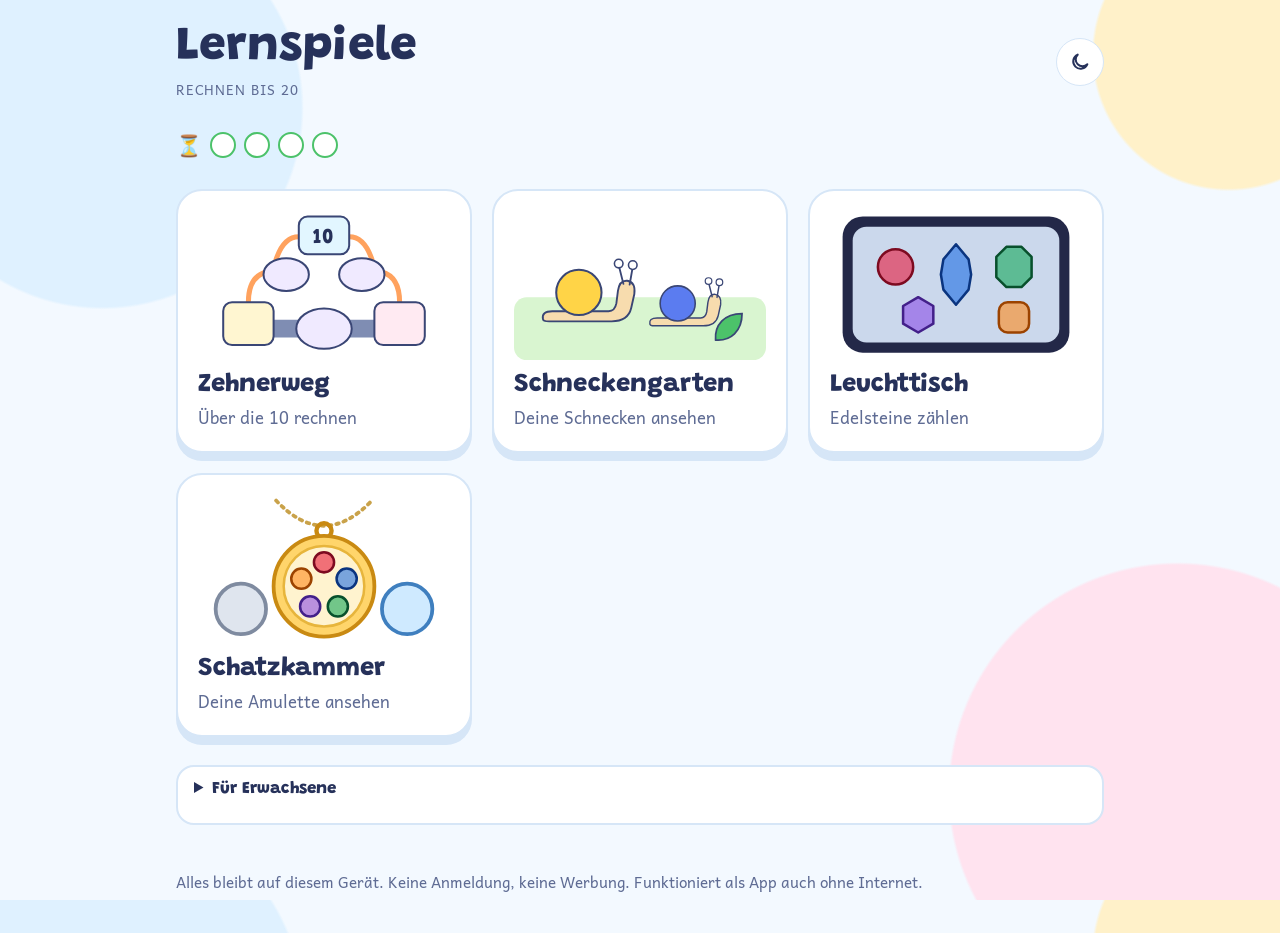
<file: index.html>
<!doctype html>
<html lang="de">
<head>
<meta charset="utf-8">
<meta name="viewport" content="width=device-width, initial-scale=1, viewport-fit=cover">
<meta http-equiv="Content-Security-Policy" content="default-src 'none'; script-src 'self'; style-src 'self'; img-src 'self'; font-src 'self'; connect-src 'self'; manifest-src 'self'; worker-src 'self'; base-uri 'none'; form-action 'none'">
<meta name="referrer" content="no-referrer">
<meta name="robots" content="noindex">
<meta name="theme-color" content="#f3f9ff">
<meta name="mobile-web-app-capable" content="yes">
<meta name="apple-mobile-web-app-capable" content="yes">
<meta name="apple-mobile-web-app-status-bar-style" content="default">
<meta name="apple-mobile-web-app-title" content="Lernspiele">
<link rel="manifest" href="manifest.webmanifest">
<link rel="icon" href="gemeinsam/icons/icon.svg" type="image/svg+xml">
<link rel="apple-touch-icon" href="gemeinsam/icons/apple-touch-icon.png">
<title>Lernspiele</title>
<link rel="stylesheet" href="gemeinsam/theme.css">
<link rel="stylesheet" href="startseite.css">
<script src="gemeinsam/thema.js"></script>
<script type="module" src="gemeinsam/app.js"></script>
</head>
<body>
<main class="start">
  <header>
    <div>
      <h1>Lernspiele</h1>
      <p class="sub">Rechnen bis 20</p>
    </div>
    <button class="info-btn" data-thema-knopf type="button" aria-label="Nachtmodus einschalten"></button>
  </header>

  <div class="lernzeit" data-lernzeit-anzeige role="img" aria-label="Lernzeit heute"></div>

  <ul class="kacheln">
    <li>
      <a class="kachel" href="zehnerweg/">
        <svg class="bild" viewBox="0 0 200 120" aria-hidden="true">
          <rect class="k-road" x="20" y="88" width="160" height="14" rx="2"/>
          <!-- Pfeile: die rechte Seite ist die Spiegelung der linken an x = 100 -->
          <path class="k-arr" d="M40 74 Q40 54 54 50"/>
          <path class="k-arr" d="M62 40 Q68 22 80 22"/>
          <path class="k-arr" d="M120 22 Q132 22 138 40"/>
          <path class="k-arr" d="M146 50 Q160 54 160 74"/>
          <rect class="k-start" x="20" y="74" width="40" height="34" rx="7"/>
          <ellipse class="k-oval" cx="100" cy="95" rx="22" ry="16"/>
          <ellipse class="k-oval" cx="70" cy="52" rx="18" ry="13"/>
          <rect class="k-ten" x="80" y="6" width="40" height="30" rx="7"/>
          <ellipse class="k-oval" cx="130" cy="52" rx="18" ry="13"/>
          <rect class="k-goal" x="140" y="74" width="40" height="34" rx="7"/>
          <text x="100" y="27" text-anchor="middle">10</text>
        </svg>
        <span class="name">Zehnerweg</span>
        <span class="was">Über die 10 rechnen</span>
      </a>
    </li>
    <li>
      <a class="kachel" href="garten/">
        <svg class="bild" viewBox="0 0 200 120" aria-hidden="true">
          <rect class="k-gras" x="0" y="70" width="200" height="50" rx="10"/>
          <g transform="translate(18 34) scale(.62)">
            <path class="k-body" d="M8 86 Q6 76 20 76 L92 76 Q100 76 102 66 L104 50 Q106 36 116 37 Q127 39 125 54 L121 72 Q117 89 96 89 L16 89 Q8 89 8 86Z"/>
            <path class="k-line" d="M111 41 L105 17 M119 42 L123 19"/>
            <circle class="k-auge" cx="105" cy="15" r="5.5"/><circle class="k-auge" cx="123" cy="17" r="5.5"/>
            <circle class="k-haus1" cx="54" cy="52" r="29"/>
          </g>
          <g transform="translate(104 50) scale(.48)">
            <path class="k-body" d="M8 86 Q6 76 20 76 L92 76 Q100 76 102 66 L104 50 Q106 36 116 37 Q127 39 125 54 L121 72 Q117 89 96 89 L16 89 Q8 89 8 86Z"/>
            <path class="k-line" d="M111 41 L105 17 M119 42 L123 19"/>
            <circle class="k-auge" cx="105" cy="15" r="5.5"/><circle class="k-auge" cx="123" cy="17" r="5.5"/>
            <circle class="k-haus2" cx="54" cy="52" r="29"/>
          </g>
          <path class="k-blatt" d="M160 104 C159 92 167 83 181 83 C181 97 172 105 160 104Z"/>
        </svg>
        <span class="name">Schneckengarten</span>
        <span class="was">Deine Schnecken ansehen</span>
      </a>
    </li>
    <li>
      <a class="kachel" href="leuchttisch/">
        <svg class="bild" viewBox="0 0 200 120" aria-hidden="true">
          <rect class="k-rahmen" x="10" y="6" width="180" height="108" rx="16"/>
          <rect class="k-tisch" x="18" y="14" width="164" height="92" rx="11"/>
          <circle class="k-st k-rot" cx="52" cy="46" r="14"/>
          <polygon class="k-st k-blau" points="100,28 110,40 112,52 110,64 100,76 90,64 88,52 90,40"/>
          <polygon class="k-st k-gruen" points="140,30 152,30 160,38 160,54 152,62 140,62 132,54 132,38"/>
          <polygon class="k-st k-lila" points="70,70 82,77 82,91 70,98 58,91 58,77"/>
          <rect class="k-st k-orange" x="134" y="74" width="24" height="24" rx="7"/>
        </svg>
        <span class="name">Leuchttisch</span>
        <span class="was">Edelsteine zählen</span>
      </a>
    </li>
    <li>
      <a class="kachel" href="schatzkammer/">
        <svg class="bild" viewBox="0 0 200 120" aria-hidden="true">
          <path class="k-kette" d="M62 6 Q100 46 138 6"/>
          <circle class="k-oese" cx="100" cy="30" r="6"/>
          <circle class="k-gold" cx="100" cy="74" r="40"/>
          <circle class="k-gold-innen" cx="100" cy="74" r="32"/>
          <circle class="k-st k-rot" cx="100" cy="55" r="8"/>
          <circle class="k-st k-blau" cx="118" cy="68" r="8"/>
          <circle class="k-st k-gruen" cx="111" cy="90" r="8"/>
          <circle class="k-st k-lila" cx="89" cy="90" r="8"/>
          <circle class="k-st k-orange" cx="82" cy="68" r="8"/>
          <circle class="k-silber" cx="34" cy="92" r="20"/>
          <circle class="k-kristall" cx="166" cy="92" r="20"/>
        </svg>
        <span class="name">Schatzkammer</span>
        <span class="was">Deine Amulette ansehen</span>
      </a>
    </li>
    <li data-nur-probe hidden>
      <a class="kachel" href="burgen/">
        <svg class="bild" viewBox="0 0 200 120" aria-hidden="true">
          <rect class="k-rahmen" x="10" y="6" width="180" height="108" rx="16"/>
          <rect class="k-tisch" x="18" y="14" width="164" height="92" rx="11"/>
          <rect class="k-b k-b-turm" x="58" y="58" width="18" height="40" rx="3"/>
          <rect class="k-b k-b-turm" x="124" y="58" width="18" height="40" rx="3"/>
          <rect class="k-b k-b-mitte" x="80" y="66" width="40" height="32" rx="3"/>
          <polygon class="k-b k-b-dach" points="67,40 78,58 56,58"/>
          <polygon class="k-b k-b-dach" points="133,40 144,58 122,58"/>
          <polygon class="k-b k-b-dach" points="100,46 122,66 78,66"/>
        </svg>
        <span class="name">Burgen</span>
        <span class="was">Bausteine zählen · Probe</span>
      </a>
    </li>
  </ul>

  <details class="erwachsene">
    <summary>Für Erwachsene</summary>
    <div class="zeile">
      <div><b>Als App installieren</b><small data-install-hinweis>Prüfe …</small></div>
      <button type="button" class="btn primary" data-installieren-knopf hidden>Installieren</button>
    </div>
    <div class="zeile">
      <div><b>Vollbild</b><small>Im Browser endet das Vollbild beim Wechsel ins Spiel. Dauerhaft im Vollbild läuft es als installierte App.</small></div>
      <button type="button" class="btn" data-vollbild-knopf hidden>Vollbild</button>
    </div>
    <div class="zeile">
      <div><b>7 nur mit Querstrich</b><small>Wie in der Grundschule gelernt. Eine 7 ohne Querstrich wird als 1 gelesen; so werden Einsen mit Anstrich zuverlässiger erkannt.</small></div>
      <label class="schalter"><input type="checkbox" data-einstellung="siebenMitQuerstrich"><span>an</span></label>
    </div>
    <div class="zeile">
      <div><b>Lernzeit pro Tag</b><small>Für alle Lernspiele zusammen. Gezählt wird nur echte Übungszeit (eine Runde = 5 Minuten). Danach kann frei weiter geübt werden, aber ohne Belohnung.</small></div>
      <select class="auswahl" data-einstellung="lernzeitMinuten" aria-label="Lernzeit pro Tag">
        <option value="15">15 Minuten</option><option value="20">20 Minuten</option><option value="25">25 Minuten</option><option value="30">30 Minuten</option>
      </select>
    </div>
    <div class="zeile">
      <div><b>Probe-Modus</b><small>Zum Ausprobieren: eigener Probe-Garten, Runden 1 Minute (Lernzeit entsprechend kürzer), „Nächster Tag“ im Garten. Der echte Garten bleibt unberührt.</small></div>
      <button type="button" class="btn" data-probe-knopf>Probe-Modus starten</button>
      <button type="button" class="btn" data-probe-zuruecksetzen hidden>Probe zurücksetzen</button>
    </div>
    <div class="zeile" data-nur-echt>
      <div><b>Alles zurücksetzen</b><small>Löscht Garten, Schnecken, Runden und Einstellungen auf diesem Gerät. Nicht rückgängig zu machen.</small></div>
      <button type="button" class="btn gefahr" data-alles-zuruecksetzen>Zurücksetzen …</button>
    </div>
    <div class="zeile diagnose">
      <div><b>Diagnose</b><small>Bei Problemen mit der Installation bitte abfotografieren.</small></div>
      <button type="button" class="btn" data-diagnose-knopf>Prüfen</button>
      <pre data-diagnose-ausgabe hidden></pre>
    </div>
  </details>

  <p class="fuss">Alles bleibt auf diesem Gerät. Keine Anmeldung, keine Werbung. Funktioniert als App auch ohne Internet.</p>
</main>
</body>
</html>
</file>
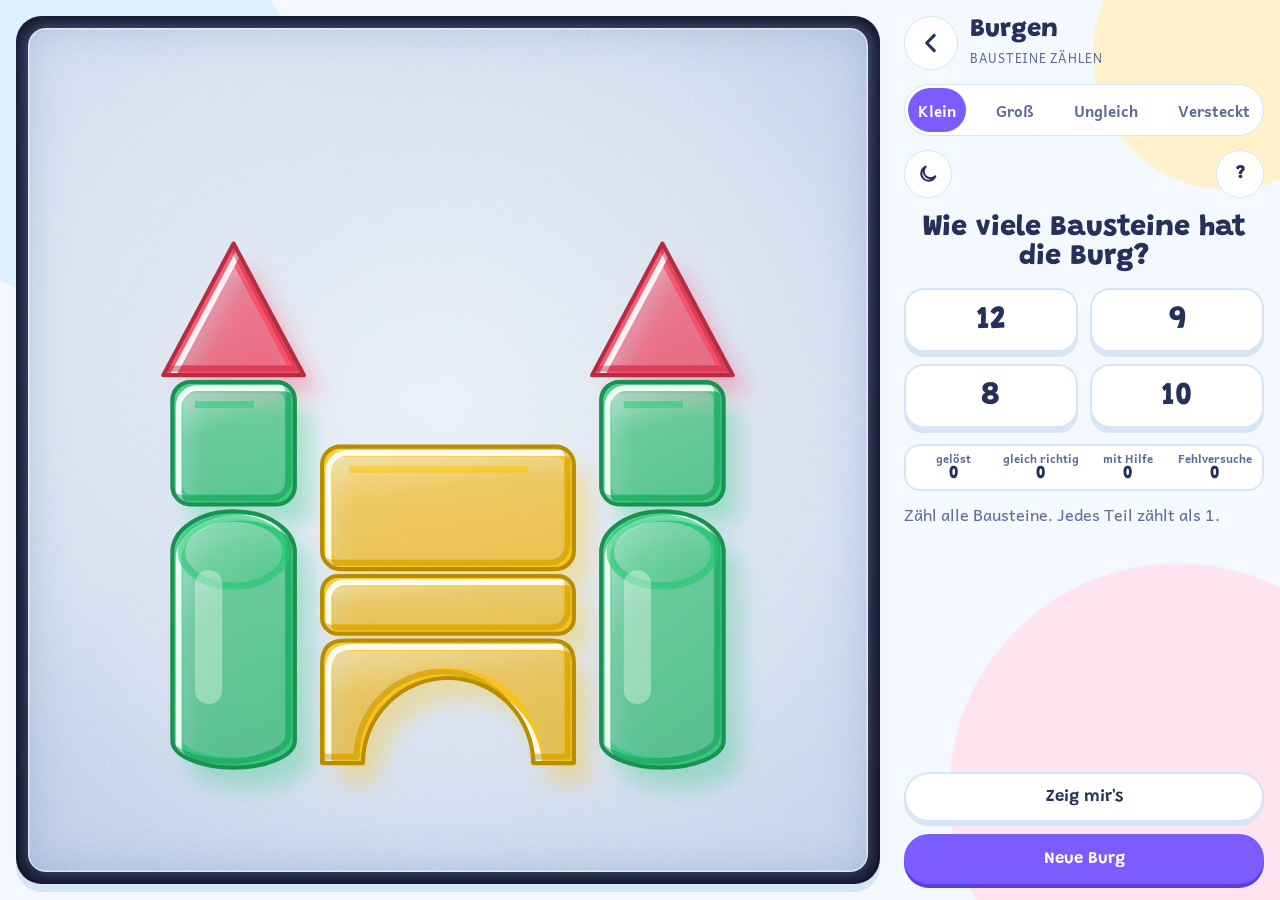
<file: burgen/index.html>
<!doctype html>
<html lang="de">
<head>
<meta charset="utf-8">
<meta name="viewport" content="width=device-width, initial-scale=1, viewport-fit=cover">
<meta http-equiv="Content-Security-Policy" content="default-src 'none'; script-src 'self'; style-src 'self'; img-src 'self'; font-src 'self'; connect-src 'self'; manifest-src 'self'; worker-src 'self'; base-uri 'none'; form-action 'none'">
<meta name="referrer" content="no-referrer">
<meta name="robots" content="noindex">
<meta name="theme-color" content="#f3f9ff">
<meta name="mobile-web-app-capable" content="yes">
<meta name="apple-mobile-web-app-capable" content="yes">
<meta name="apple-mobile-web-app-status-bar-style" content="default">
<meta name="apple-mobile-web-app-title" content="Lernspiele">
<link rel="manifest" href="../manifest.webmanifest">
<link rel="icon" href="../gemeinsam/icons/icon.svg" type="image/svg+xml">
<link rel="apple-touch-icon" href="../gemeinsam/icons/apple-touch-icon.png">
<title>Burgen</title>
<link rel="stylesheet" href="../gemeinsam/theme.css">
<link rel="stylesheet" href="../leuchttisch/leuchttisch.css">
<link rel="stylesheet" href="burgen.css">
<script src="../gemeinsam/thema.js"></script>
<script type="module" src="../gemeinsam/app.js"></script>
<script type="module" src="burgen.js"></script>
</head>
<body>
<div class="app leiste-rechts" id="app">
  <header>
    <div class="kopf-links">
      <a class="info-btn zurueck" href="../" aria-label="Zurück zur Startseite"><svg viewBox="0 0 24 24" aria-hidden="true"><path d="M15 5l-7 7 7 7"/></svg></a>
      <a class="brand" href="../" aria-label="Zur Startseite">
        <h1>Burgen</h1>
        <small>Bausteine zählen</small>
      </a>
    </div>
    <div class="seg" id="stufen" role="group" aria-label="Stufe">
      <button type="button" data-stufe="0" aria-pressed="true">Klein</button>
      <button type="button" data-stufe="1" aria-pressed="false">Groß</button>
      <button type="button" data-stufe="2" aria-pressed="false">Ungleich</button>
      <button type="button" data-stufe="3" aria-pressed="false">Versteckt</button>
    </div>
    <div class="meta">
      <button type="button" class="info-btn" data-thema-knopf aria-label="Nachtmodus einschalten"></button>
      <button type="button" class="info-btn" id="b-info" aria-expanded="false" aria-controls="grown" aria-label="Infos für Erwachsene">?</button>
    </div>
  </header>

  <div class="grown" id="grown" hidden>
    <h2>Für Erwachsene</h2>
    <p>Probe-Version. Eine Burg aus Acryl-Bausteinen liegt auf dem Leuchttisch: Turm, Mitte, Turm. Jedes Teil zählt als 1.</p>
    <p><b>Stufen:</b> Klein (6–10 Teile), Groß (10–20, die Türme sind gleich: verdoppeln), Ungleich (8–15, die Türme sind verschieden), Versteckt (8–16, ein Turm steht unter einem Tuch und wird mit Hilfe des anderen ergänzt). Bei Klein und Groß kommt ab und zu eine andere Frage: ein Turm oder eine Farbe.</p>
    <p>„Zeig mir's“ zeigt den Weg, aber nie das Ergebnis. Fehler kosten nichts. Es gibt keine Uhr.</p>
    <p>Noch keine Belohnung und keine Lernzeit. Statt dessen steht unten eine kleine Statistik für die gewählte Stufe. Sie bleibt auf dem Gerät; „Probe zurücksetzen“ auf der Startseite löscht sie.</p>
  </div>

  <div class="frage" id="frage" aria-live="polite">Wie viele Bausteine hat die Burg?</div>

  <div class="tisch-rahmen">
    <div class="tisch" id="tisch"></div>
  </div>

  <div class="antwort">
    <div class="optionen" id="optionen"></div>
  </div>

  <div class="schatz">
    <dl class="statistik" id="statistik" aria-label="Statistik">
      <div><dt>gelöst</dt><dd id="s-geloest">0</dd></div>
      <div><dt>gleich richtig</dt><dd id="s-gleich">0</dd></div>
      <div><dt>mit Hilfe</dt><dd id="s-hilfe">0</dd></div>
      <div><dt>Fehlversuche</dt><dd id="s-fehler">0</dd></div>
    </dl>
    <div class="hinweis" id="hinweis" aria-live="polite"></div>
  </div>

  <div class="actions">
    <button type="button" class="btn" id="b-hilfe">Zeig mir's</button>
    <button type="button" class="btn primary" id="b-neu">Neue Burg</button>
  </div>
</div>
</body>
</html>
</file>
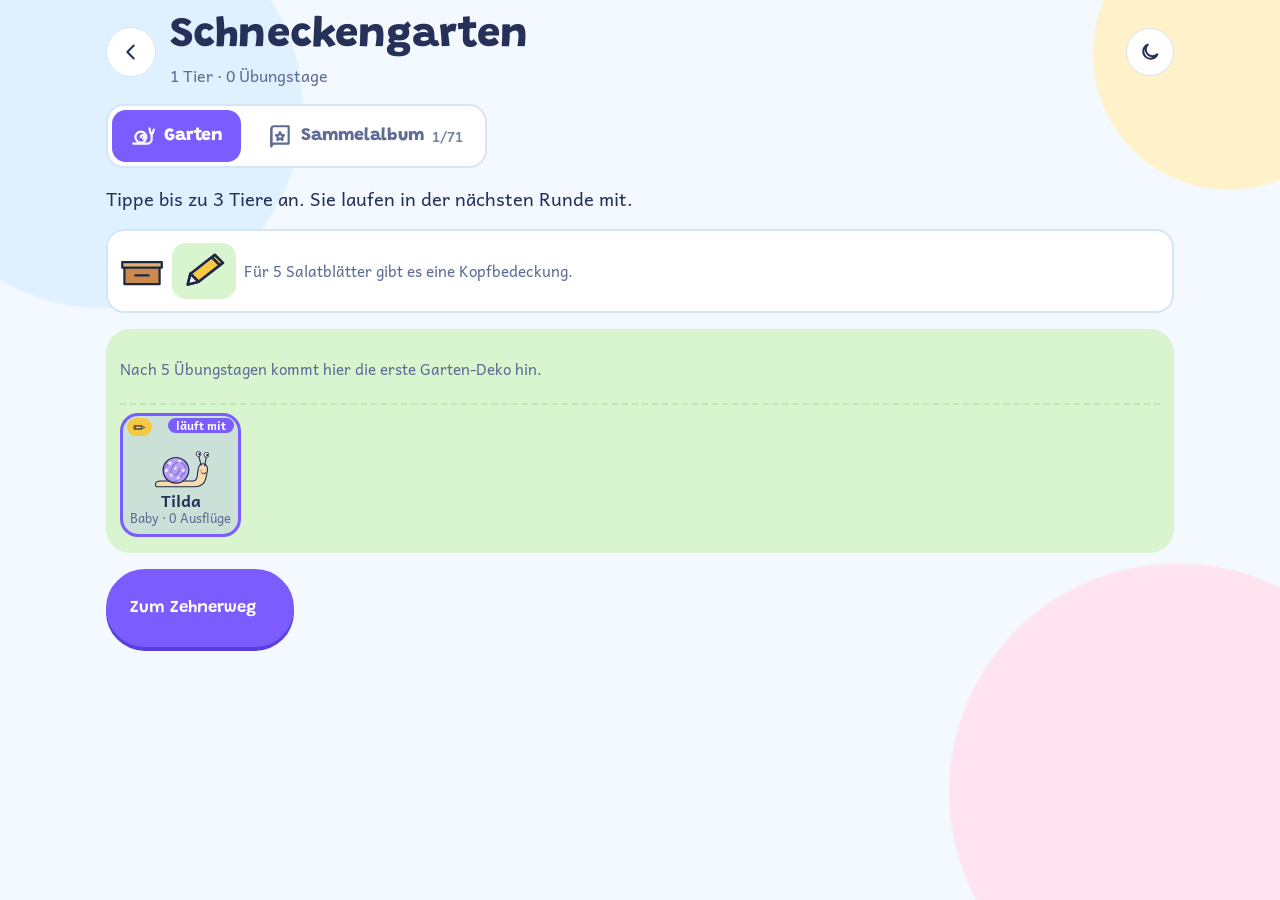
<file: garten/index.html>
<!doctype html>
<html lang="de">
<head>
<meta charset="utf-8">
<meta name="viewport" content="width=device-width, initial-scale=1, viewport-fit=cover">
<meta http-equiv="Content-Security-Policy" content="default-src 'none'; script-src 'self'; style-src 'self'; img-src 'self'; font-src 'self'; connect-src 'self'; manifest-src 'self'; worker-src 'self'; base-uri 'none'; form-action 'none'">
<meta name="referrer" content="no-referrer">
<meta name="robots" content="noindex">
<meta name="theme-color" content="#f3f9ff">
<meta name="mobile-web-app-capable" content="yes">
<meta name="apple-mobile-web-app-capable" content="yes">
<meta name="apple-mobile-web-app-status-bar-style" content="default">
<meta name="apple-mobile-web-app-title" content="Lernspiele">
<link rel="manifest" href="../manifest.webmanifest">
<link rel="icon" href="../gemeinsam/icons/icon.svg" type="image/svg+xml">
<link rel="apple-touch-icon" href="../gemeinsam/icons/apple-touch-icon.png">
<title>Schneckengarten</title>
<link rel="stylesheet" href="../gemeinsam/theme.css">
<link rel="stylesheet" href="../gemeinsam/parade.css">
<link rel="stylesheet" href="garten.css">
<script src="../gemeinsam/thema.js"></script>
<script type="module" src="../gemeinsam/app.js"></script>
<script type="module" src="garten.js"></script>
</head>
<body>
<main class="garten-seite">
  <header>
    <a class="info-btn" href="../" aria-label="Zur Startseite"><svg viewBox="0 0 24 24" aria-hidden="true"><path d="M15 5l-7 7 7 7"/></svg></a>
    <div class="titel">
      <h1>Schneckengarten</h1>
      <p class="sub" id="anzahl"></p>
    </div>
    <button type="button" class="info-btn" data-thema-knopf aria-label="Nachtmodus einschalten"></button>
  </header>

  <div class="reiter" role="tablist" aria-label="Garten oder Sammelalbum">
    <button type="button" role="tab" id="r-garten" aria-controls="seite-garten" aria-selected="true">
      <svg viewBox="0 0 24 24" aria-hidden="true"><path d="M3 19h13a4 4 0 0 0 4-4V9.5"/><circle cx="10" cy="13" r="5"/><path d="M10 13a1.6 1.6 0 1 1 2 1.4"/><path d="M19 9.5 18 5M21 9.5 22 6"/></svg>
      <span>Garten</span>
    </button>
    <button type="button" role="tab" id="r-album" aria-controls="seite-album" aria-selected="false">
      <svg viewBox="0 0 24 24" aria-hidden="true"><path d="M4 5.5A2.5 2.5 0 0 1 6.5 3H20v16H6.5A2.5 2.5 0 0 0 4 21.5z"/><path d="M4 21.5V5.5"/><path d="M12 8.5l1.2 2.4 2.6.4-1.9 1.8.5 2.6-2.4-1.3-2.4 1.3.5-2.6-1.9-1.8 2.6-.4z"/></svg>
      <span>Sammelalbum</span><b class="zahl" id="album-zahl-reiter"></b>
    </button>
  </div>

  <section id="seite-garten" role="tabpanel" aria-labelledby="r-garten">
    <p class="hinweis" id="hinweis" aria-live="polite"></p>
    <div class="hutschachtel" id="hutschachtel" role="group" aria-label="Hutschachtel"></div>
    <div class="gardenbox">
      <div class="deco" id="deco"></div>
      <div class="garden" id="garden"></div>
    </div>
    <div class="aktionen">
      <a class="btn primary" id="b-spiel" href="../zehnerweg/">Zum Zehnerweg</a>
      <button type="button" class="btn" id="b-tag" hidden>Nächster Tag (Probe)</button>
    </div>
  </section>

  <section id="seite-album" role="tabpanel" aria-labelledby="r-album" hidden>
    <div class="fortschritt"><div class="balken"><i id="album-balken"></i></div><span id="album-zahl"></span></div>
    <div class="album" id="album"></div>
  </section>
</main>
</body>
</html>
</file>
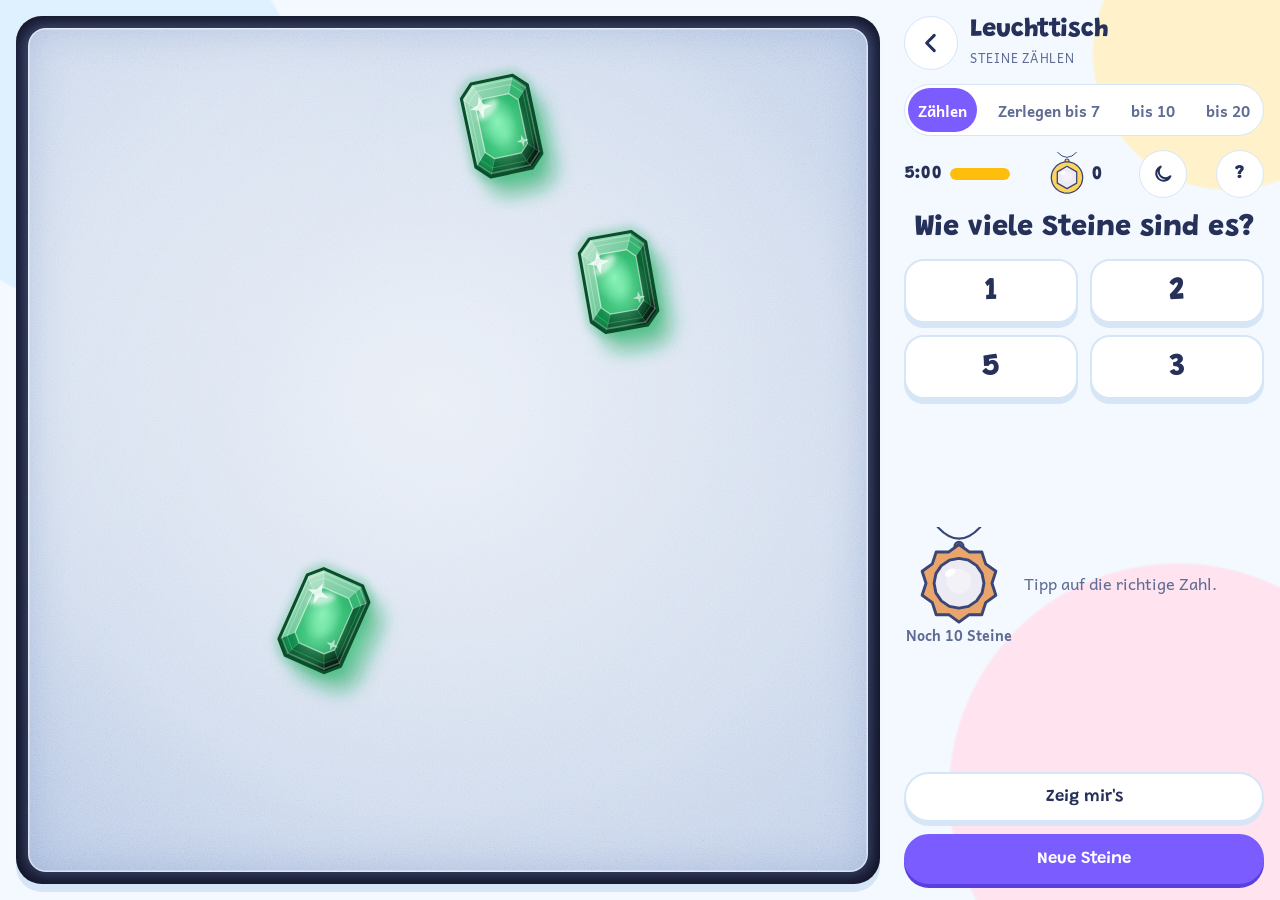
<file: leuchttisch/index.html>
<!doctype html>
<html lang="de">
<head>
<meta charset="utf-8">
<meta name="viewport" content="width=device-width, initial-scale=1, viewport-fit=cover">
<meta http-equiv="Content-Security-Policy" content="default-src 'none'; script-src 'self'; style-src 'self'; img-src 'self'; font-src 'self'; connect-src 'self'; manifest-src 'self'; worker-src 'self'; base-uri 'none'; form-action 'none'">
<meta name="referrer" content="no-referrer">
<meta name="robots" content="noindex">
<meta name="theme-color" content="#f3f9ff">
<meta name="mobile-web-app-capable" content="yes">
<meta name="apple-mobile-web-app-capable" content="yes">
<meta name="apple-mobile-web-app-status-bar-style" content="default">
<meta name="apple-mobile-web-app-title" content="Lernspiele">
<link rel="manifest" href="../manifest.webmanifest">
<link rel="icon" href="../gemeinsam/icons/icon.svg" type="image/svg+xml">
<link rel="apple-touch-icon" href="../gemeinsam/icons/apple-touch-icon.png">
<title>Leuchttisch</title>
<link rel="stylesheet" href="../gemeinsam/theme.css">
<link rel="stylesheet" href="leuchttisch.css">
<script src="../gemeinsam/thema.js"></script>
<script type="module" src="../gemeinsam/app.js"></script>
<script type="module" src="leuchttisch.js"></script>
</head>
<body>
<div class="app" id="app">
  <header>
    <div class="kopf-links">
      <a class="info-btn zurueck" id="b-zurueck" href="../" aria-label="Zurück zur Startseite"><svg viewBox="0 0 24 24" aria-hidden="true"><path d="M15 5l-7 7 7 7"/></svg></a>
      <a class="brand" href="../" aria-label="Zur Startseite">
        <h1>Leuchttisch</h1>
        <small>Steine zählen</small>
      </a>
    </div>
    <div class="seg" id="stufen" role="group" aria-label="Stufe">
      <button type="button" data-stufe="0" aria-pressed="true">Zählen</button>
      <button type="button" data-stufe="1" aria-pressed="false">Zerlegen bis 7</button>
      <button type="button" data-stufe="2" aria-pressed="false">bis 10</button>
      <button type="button" data-stufe="3" aria-pressed="false">bis 20</button>
    </div>
    <div class="meta">
      <div class="uhr" id="uhr" role="timer" aria-label="Restzeit"><span id="uhrzeit">5:00</span><div class="sand" aria-hidden="true"><i id="sand"></i></div></div>
      <a class="kiste" id="kiste" href="../schatzkammer/" aria-label="Zur Schatzkammer: deine Amulette">
        <span class="kiste-bild" id="kistebild"></span>
        <span id="kistezahl">0</span>
      </a>
      <button type="button" class="info-btn" data-thema-knopf aria-label="Nachtmodus einschalten"></button>
      <button type="button" class="info-btn" id="b-info" aria-expanded="false" aria-controls="grown" aria-label="Infos und Einstellungen für Erwachsene">?</button>
    </div>
  </header>

  <div class="grown" id="grown" hidden>
    <h2>Für Erwachsene</h2>
    <p>Edelsteine liegen auf dem Leuchttisch. Das Kind zählt sie (Stufe 1) oder sieht zwei Gruppen und sagt, wie viele es zusammen sind (Stufen 2 bis 4, Teil-Teil-Ganzes; bis 20 mit höchstens 10 Steinen pro Gruppe). Jede richtige Antwort setzt einen Stein in das Amulett. Mit 10 Steinen ist es fertig und kommt in die Schatzkammer; das nächste hat eine andere Form und einen anderen Stein; das Material zeigt die Stufe (Bronze, Silber, Gold, Kristall). Fehler kosten nichts. „Zeig mir's“ zeigt den Weg, aber nie das Ergebnis.</p>
    <div class="einst">
      <span>Antwort</span>
      <div class="seg" id="eingabe" role="group" aria-label="Antwort">
        <button type="button" data-eingabe="tippen" aria-pressed="true">Tippen</button>
        <button type="button" data-eingabe="schreiben" aria-pressed="false">Schreiben</button>
      </div>
    </div>
    <div class="einst">
      <span>Beim Zerlegen</span>
      <div class="seg" id="sorten" role="group" aria-label="Sorten beim Zerlegen">
        <button type="button" data-zwei="ja" aria-pressed="true">Zwei Sorten</button>
        <button type="button" data-zwei="nein" aria-pressed="false">Eine Sorte</button>
      </div>
    </div>
    <div class="einst">
      <span>Leiste im Querformat</span>
      <div class="seg" id="seite" role="group" aria-label="Leiste im Querformat">
        <button type="button" data-seite="links" aria-pressed="false">Links</button>
        <button type="button" data-seite="rechts" aria-pressed="true">Rechts</button>
      </div>
    </div>
    <div class="einst">
      <span>Licht unter dem Tisch</span>
      <div class="seg" id="licht" role="group" aria-label="Licht unter dem Tisch">
        <button type="button" data-licht="ruhig" aria-pressed="true">Ruhig</button>
        <button type="button" data-licht="bewegt" aria-pressed="false">Bewegt</button>
      </div>
    </div>
    <p>Leiste rechts ist für Rechtshänder bequemer (die Hand verdeckt beim Schreiben den Tisch nicht), links für Linkshänder.</p>
    <p>„Bewegt“: Weiche Lichtflecken wandern langsam unter dem Tisch, ab und zu funkelt ein Stein. Bei „Zeig mir's“ steht das Licht still. Wenn das Gerät „Bewegung reduzieren“ eingestellt hat, bleibt es immer ruhig.</p>
    <p>Beim Schreiben läuft die Zahlenerkennung auf dem Gerät, es wird nichts übertragen oder gespeichert. Die Uhr zählt zur gemeinsamen Lernzeit aller Spiele. Steine für das Amulett gibt es nur während einer Runde; ist die Lernzeit für heute um, geht freies Üben ohne Steine.</p>
  </div>

  <div class="frage" id="frage" aria-live="polite">Wie viele Steine sind es?</div>

  <div class="tisch-rahmen" id="rahmen">
    <div class="tisch" id="tisch">
      <div class="lichtspiel" aria-hidden="true"><span class="lf lf1"></span><span class="lf lf2"></span><span class="lf lf3"></span></div>
    </div>
  </div>

  <div class="antwort">
    <div class="optionen" id="optionen"></div>
    <div class="schreib-box" id="schreiben" hidden></div>
  </div>

  <div class="schatz">
    <div class="amulett-platz" id="amulett"></div>
    <div class="hinweis" id="hinweis" aria-live="polite"></div>
  </div>

  <div class="actions">
    <button type="button" class="btn" id="b-hilfe">Zeig mir's</button>
    <button type="button" class="btn primary" id="b-neu">Neue Steine</button>
  </div>
</div>
</body>
</html>
</file>
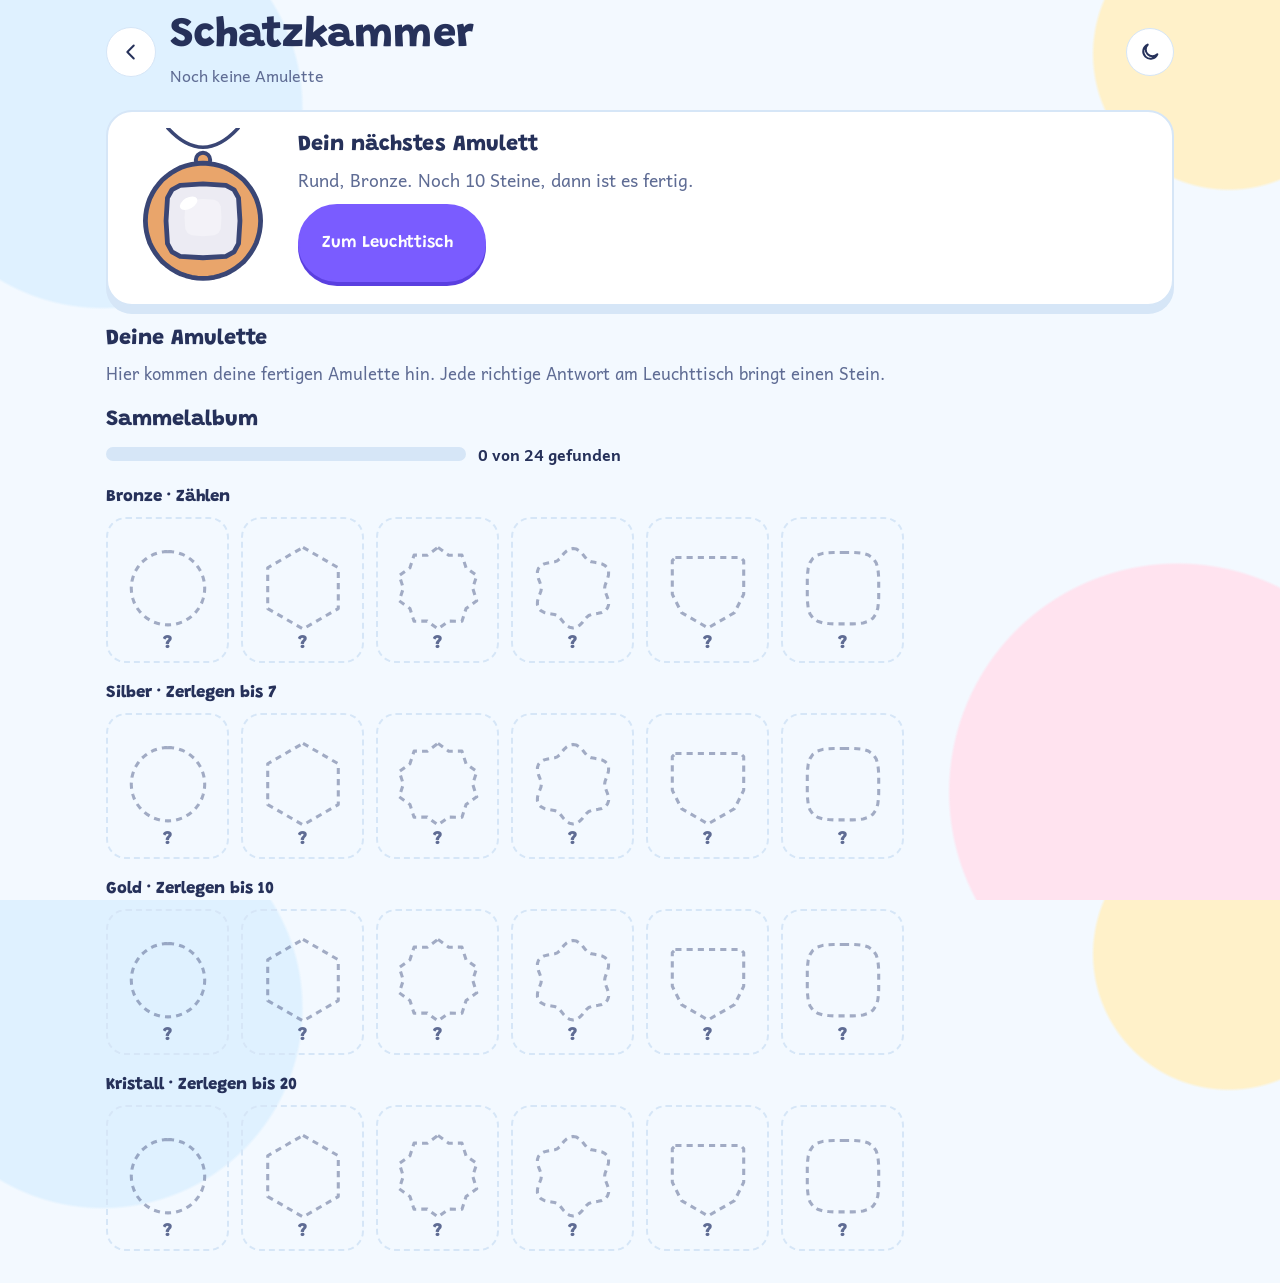
<file: schatzkammer/index.html>
<!doctype html>
<html lang="de">
<head>
<meta charset="utf-8">
<meta name="viewport" content="width=device-width, initial-scale=1, viewport-fit=cover">
<meta http-equiv="Content-Security-Policy" content="default-src 'none'; script-src 'self'; style-src 'self'; img-src 'self'; font-src 'self'; connect-src 'self'; manifest-src 'self'; worker-src 'self'; base-uri 'none'; form-action 'none'">
<meta name="referrer" content="no-referrer">
<meta name="robots" content="noindex">
<meta name="theme-color" content="#f3f9ff">
<meta name="mobile-web-app-capable" content="yes">
<meta name="apple-mobile-web-app-capable" content="yes">
<meta name="apple-mobile-web-app-status-bar-style" content="default">
<meta name="apple-mobile-web-app-title" content="Lernspiele">
<link rel="manifest" href="../manifest.webmanifest">
<link rel="icon" href="../gemeinsam/icons/icon.svg" type="image/svg+xml">
<link rel="apple-touch-icon" href="../gemeinsam/icons/apple-touch-icon.png">
<title>Schatzkammer</title>
<link rel="stylesheet" href="../gemeinsam/theme.css">
<link rel="stylesheet" href="schatzkammer.css">
<script src="../gemeinsam/thema.js"></script>
<script type="module" src="../gemeinsam/app.js"></script>
<script type="module" src="schatzkammer.js"></script>
</head>
<body>
<main class="schatz-seite">
  <header>
    <a class="info-btn" href="../" aria-label="Zur Startseite"><svg viewBox="0 0 24 24" aria-hidden="true"><path d="M15 5l-7 7 7 7"/></svg></a>
    <div class="titel">
      <h1>Schatzkammer</h1>
      <p class="sub" id="anzahl"></p>
    </div>
    <button type="button" class="info-btn" data-thema-knopf aria-label="Nachtmodus einschalten"></button>
  </header>

  <section class="jetzt" aria-labelledby="t-jetzt">
    <div class="jetzt-bild" id="jetzt"></div>
    <div class="jetzt-text">
      <h2 id="t-jetzt">Dein nächstes Amulett</h2>
      <p id="jetzt-text"></p>
      <a class="btn primary" id="b-spiel" href="../leuchttisch/">Zum Leuchttisch</a>
    </div>
  </section>

  <section aria-labelledby="t-amulette">
    <h2 id="t-amulette">Deine Amulette</h2>
    <div class="raster" id="amulette"></div>
  </section>

  <section aria-labelledby="t-album">
    <h2 id="t-album">Sammelalbum</h2>
    <div class="fortschritt"><div class="balken"><i id="album-balken"></i></div><span id="album-zahl"></span></div>
    <div class="raster album" id="album"></div>
  </section>
</main>
</body>
</html>
</file>
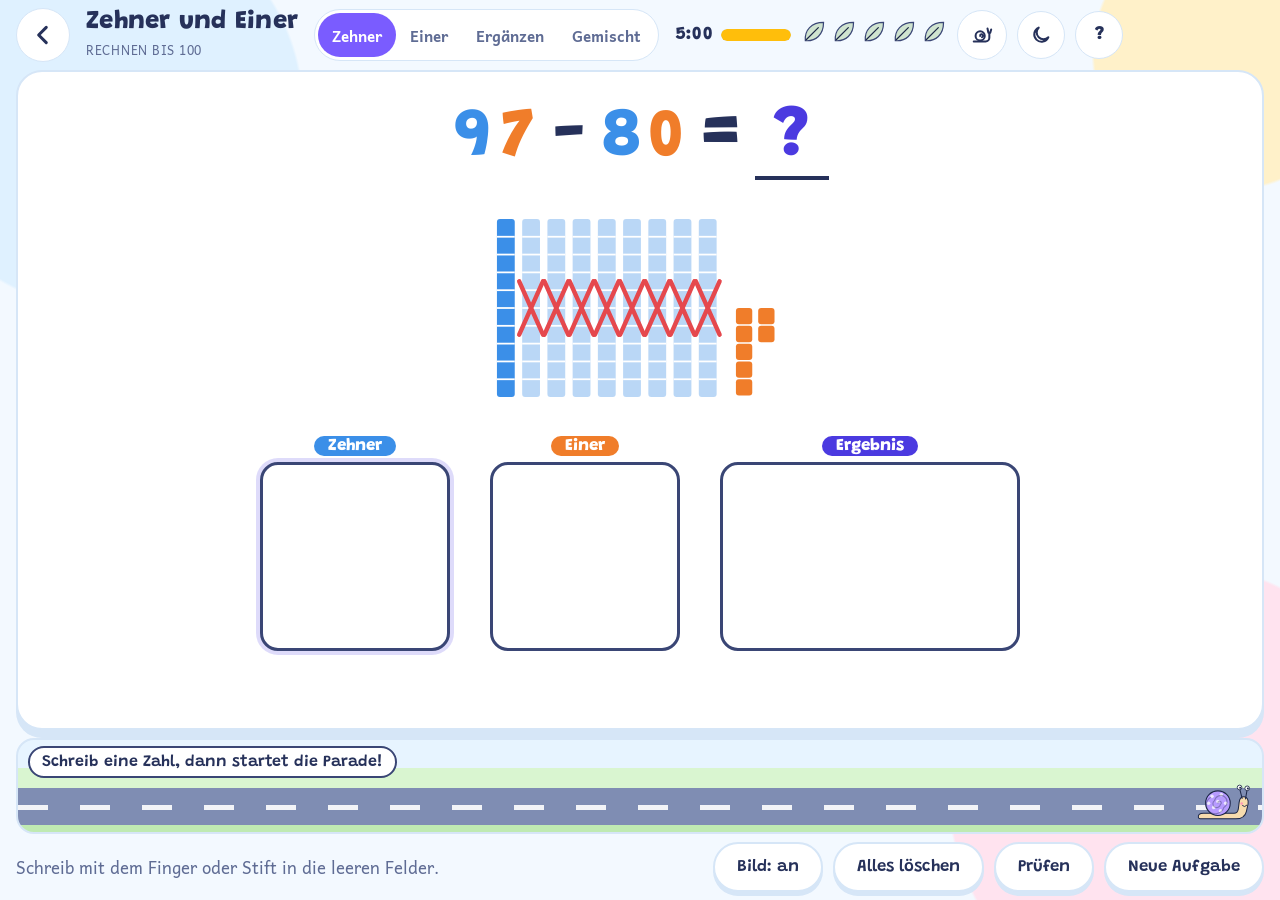
<file: zehnerundeiner/index.html>
<!doctype html>
<html lang="de">
<head>
<meta charset="utf-8">
<meta name="viewport" content="width=device-width, initial-scale=1, viewport-fit=cover">
<meta http-equiv="Content-Security-Policy" content="default-src 'none'; script-src 'self'; style-src 'self'; img-src 'self'; font-src 'self'; connect-src 'self'; manifest-src 'self'; worker-src 'self'; base-uri 'none'; form-action 'none'">
<meta name="referrer" content="no-referrer">
<meta name="robots" content="noindex">
<meta name="theme-color" content="#f3f9ff">
<meta name="mobile-web-app-capable" content="yes">
<meta name="apple-mobile-web-app-capable" content="yes">
<meta name="apple-mobile-web-app-status-bar-style" content="default">
<meta name="apple-mobile-web-app-title" content="Lernspiele">
<link rel="manifest" href="../manifest.webmanifest">
<link rel="icon" href="../gemeinsam/icons/icon.svg" type="image/svg+xml">
<link rel="apple-touch-icon" href="../gemeinsam/icons/apple-touch-icon.png">
<title>Zehner und Einer</title>
<link rel="stylesheet" href="../gemeinsam/theme.css">
<link rel="stylesheet" href="../gemeinsam/parade.css">
<link rel="stylesheet" href="../zehnerweg/zehnerweg.css">
<link rel="stylesheet" href="zehnerundeiner.css">
<script src="../gemeinsam/thema.js"></script>
<script type="module" src="../gemeinsam/app.js"></script>
<script type="module" src="zehnerundeiner.js"></script>
</head>
<body>
<div class="app">
  <header>
    <a class="info-btn zurueck" id="b-zurueck" href="../" aria-label="Zurück zur Startseite"><svg viewBox="0 0 24 24" aria-hidden="true"><path d="M15 5l-7 7 7 7"/></svg></a>
    <div class="brand">
      <h1>Zehner und Einer</h1>
      <small>Rechnen bis 100</small>
    </div>
    <div class="seg" role="group" aria-label="Aufgabenart">
      <button type="button" data-mode="zehner" aria-pressed="true">Zehner</button>
      <button type="button" data-mode="einer" aria-pressed="false">Einer</button>
      <button type="button" data-mode="ergaenzen" aria-pressed="false">Ergänzen</button>
      <button type="button" data-mode="mix" aria-pressed="false">Gemischt</button>
    </div>
    <div class="meta">
      <div class="uhr" id="uhr" role="timer" aria-label="Restzeit"><span id="uhrzeit">5:00</span><div class="sand" aria-hidden="true"><i id="sand"></i></div></div>
      <div class="leaves" id="leaves"></div>
      <a class="info-btn" id="b-garten" href="../garten/" aria-label="Zum Schneckengarten"><svg viewBox="0 0 24 24" aria-hidden="true"><path d="M3 19h13a4 4 0 0 0 4-4V9.5"/><circle cx="10" cy="13" r="5"/><path d="M10 13a1.6 1.6 0 1 1 2 1.4"/><path d="M19 9.5 18 5M21 9.5 22 6"/></svg></a>
      <button type="button" class="info-btn" data-thema-knopf aria-label="Nachtmodus einschalten"></button>
      <button type="button" class="info-btn" id="b-info" aria-expanded="false" aria-controls="grown" aria-label="Infos für Erwachsene">?</button>
    </div>
  </header>

  <div class="grown" id="grown" hidden>
    <h2>Für Erwachsene</h2>
    <p>Dieses Spiel übt Aufgabe 7 vom Arbeitsblatt: Rechnen mit Zehnern und Einern ohne Zehnerübergang. Zehner sind blau (Zehnerstange), Einer orange (Einerwürfel). Das Kind schreibt zuerst die Zehner, dann die Einer und zuletzt die ganze Zahl. Der Merksatz dahinter: Die Einer bleiben sitzen, nur die Zehner ändern sich. Bei „Ergänzen“ (64 − ▢ = 24) schreibt das Kind, wie viele Zehner es sind, und dann die gesuchte Zahl.</p>
    <p>Unter „Aufgabenart“ stehen: Zehner (zum Beispiel 74 − 20 oder 50 + 37), Einer (zum Beispiel 42 + 5), Ergänzen und Gemischt. Das Bild der Zehnerstangen und Einerwürfel hilft beim Anfang. Mit „Bild: aus“ geht es ohne Hilfe; nach einem Fehler erscheint das Bild dann als Tipp.</p>
    <p>Belohnung ist die Schneckenparade, genau wie im Zehnerweg: Eine Runde dauert 5 Minuten und beginnt mit der ersten erkannten Zahl. Wer mindestens 2 Aufgaben richtig löst, bekommt eine neue Schnecke. Die Lernzeit pro Tag gilt für alle Spiele zusammen. Zum Ausprobieren: <code>?probe</code> an die Adresse hängen.</p>
    <p><button type="button" class="btn" data-vollbild-knopf hidden>Vollbild</button></p>
    <p>Die Zahlenerkennung läuft vollständig auf dem Gerät, es wird nichts übertragen. Am besten klappt es, wenn die Ziffern einer Zahl nebeneinander stehen und sich nicht berühren. Mit × lässt sich ein Feld neu beschreiben.</p>
  </div>

  <div class="blatt" id="blatt">
    <div class="aufgabe" id="aufgabe" aria-live="polite"></div>
    <svg class="bild" id="bild" aria-hidden="true"></svg>
    <div class="felder" id="felder"></div>
  </div>

  <div class="track-zeile">
    <div class="track" id="track" aria-label="Schneckenparade"></div>
  </div>

  <div class="bottom">
    <div class="hint" id="hint" aria-live="polite">Einen Moment …</div>
    <div class="actions">
      <button type="button" class="btn" id="b-bild" aria-pressed="true">Bild: an</button>
      <button type="button" class="btn" id="b-clear">Alles löschen</button>
      <button type="button" class="btn" id="b-check">Prüfen</button>
      <button type="button" class="btn" id="b-next">Neue Aufgabe</button>
    </div>
  </div>
</div>
</body>
</html>
</file>
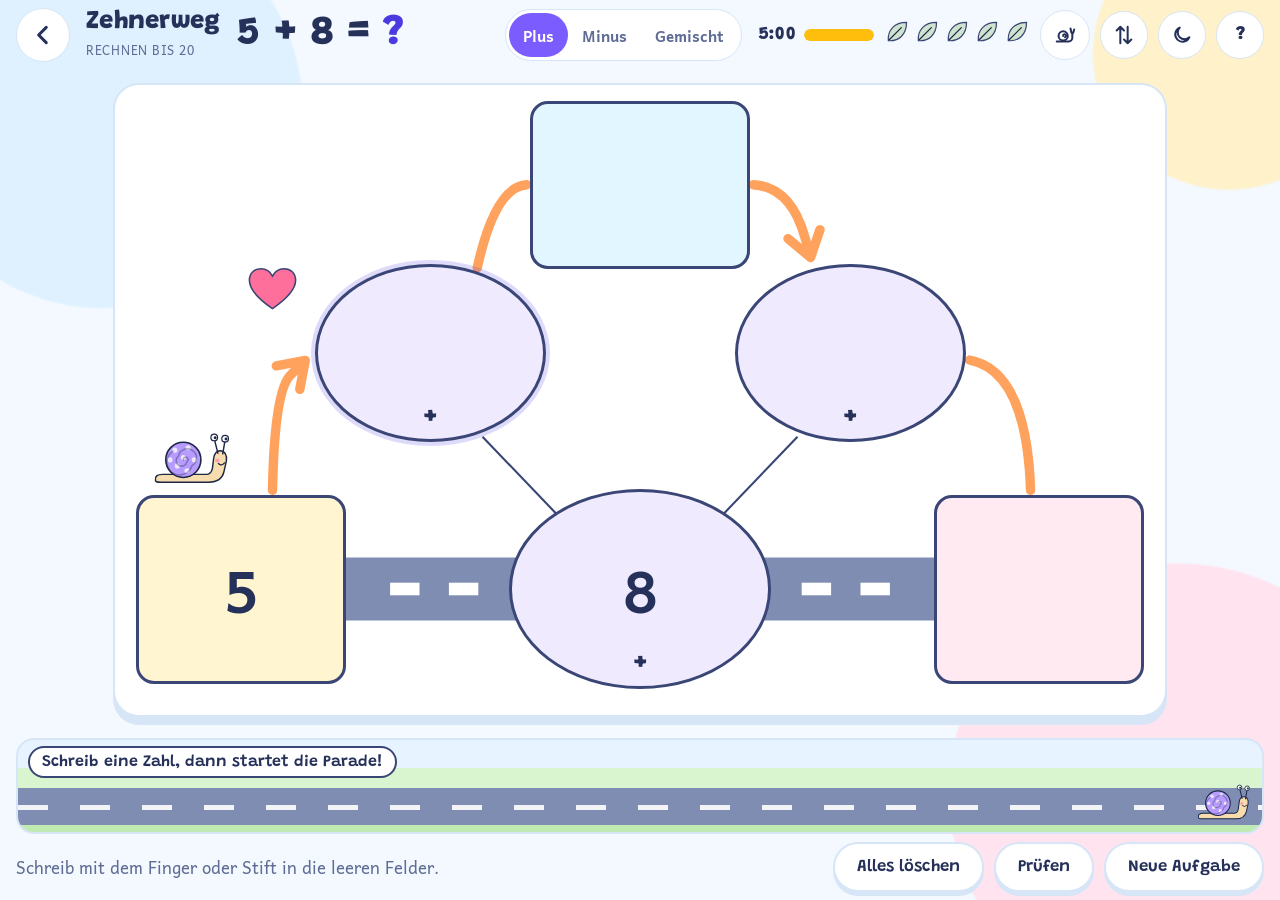
<file: zehnerweg/index.html>
<!doctype html>
<html lang="de">
<head>
<meta charset="utf-8">
<meta name="viewport" content="width=device-width, initial-scale=1, viewport-fit=cover">
<meta http-equiv="Content-Security-Policy" content="default-src 'none'; script-src 'self'; style-src 'self'; img-src 'self'; font-src 'self'; connect-src 'self'; manifest-src 'self'; worker-src 'self'; base-uri 'none'; form-action 'none'">
<meta name="referrer" content="no-referrer">
<meta name="robots" content="noindex">
<meta name="theme-color" content="#f3f9ff">
<meta name="mobile-web-app-capable" content="yes">
<meta name="apple-mobile-web-app-capable" content="yes">
<meta name="apple-mobile-web-app-status-bar-style" content="default">
<meta name="apple-mobile-web-app-title" content="Lernspiele">
<link rel="manifest" href="../manifest.webmanifest">
<link rel="icon" href="../gemeinsam/icons/icon.svg" type="image/svg+xml">
<link rel="apple-touch-icon" href="../gemeinsam/icons/apple-touch-icon.png">
<title>Zehnerweg</title>
<link rel="stylesheet" href="../gemeinsam/theme.css">
<link rel="stylesheet" href="../gemeinsam/parade.css">
<link rel="stylesheet" href="zehnerweg.css">
<script src="../gemeinsam/thema.js"></script>
<script type="module" src="../gemeinsam/app.js"></script>
<script type="module" src="zehnerweg.js"></script>
</head>
<body>
<div class="app">
  <header>
    <a class="info-btn zurueck" id="b-zurueck" href="../" aria-label="Zurück zur Startseite"><svg viewBox="0 0 24 24" aria-hidden="true"><path d="M15 5l-7 7 7 7"/></svg></a>
    <div class="brand">
      <h1>Zehnerweg</h1>
      <small>Rechnen bis 20</small>
    </div>
    <div class="eq" id="eq" aria-live="polite"></div>
    <div class="seg" role="group" aria-label="Rechenart">
      <button type="button" data-mode="plus" aria-pressed="true">Plus</button>
      <button type="button" data-mode="minus" aria-pressed="false">Minus</button>
      <button type="button" data-mode="mix" aria-pressed="false">Gemischt</button>
    </div>
    <div class="meta">
      <div class="uhr" id="uhr" role="timer" aria-label="Restzeit"><span id="uhrzeit">5:00</span><div class="sand" aria-hidden="true"><i id="sand"></i></div></div>
      <div class="leaves" id="leaves"></div>
      <a class="info-btn" id="b-garten" href="../garten/" aria-label="Zum Schneckengarten"><svg viewBox="0 0 24 24" aria-hidden="true"><path d="M3 19h13a4 4 0 0 0 4-4V9.5"/><circle cx="10" cy="13" r="5"/><path d="M10 13a1.6 1.6 0 1 1 2 1.4"/><path d="M19 9.5 18 5M21 9.5 22 6"/></svg></a>
      <button type="button" class="info-btn" id="b-flip" aria-pressed="false" aria-label="Kreise auf die andere Seite der Straße"><svg viewBox="0 0 24 24" aria-hidden="true"><path d="M8 3v18M8 3L4 7M8 3l4 4M16 21V3M16 21l-4-4M16 21l4-4"/></svg></button>
      <button type="button" class="info-btn" data-thema-knopf aria-label="Nachtmodus einschalten"></button>
      <button type="button" class="info-btn" id="b-info" aria-expanded="false" aria-controls="grown" aria-label="Infos für Erwachsene">?</button>
    </div>
  </header>

  <div class="grown" id="grown" hidden>
    <h2>Für Erwachsene</h2>
    <p>Der Weg folgt dem Arbeitsblatt: Am Anfang der Straße steht die Startzahl, im großen Kreis auf der Straße die zweite Zahl. Das Kind zerlegt sie in die beiden kleinen Kreise, rechnet erst bis zur 10 (mittleres Kästchen) und dann weiter bis zum Ergebnis am Ende der Straße. Bei Plus markiert das Herz die verliebte Zahl zur Startzahl. Bei Minus steht die Hand beim Wegnehmen bis zur 10, und das Herz zeigt, dass zweiter Kreis und Ergebnis zusammen 10 ergeben. Sind alle Felder ausgefüllt, prüft die App automatisch.</p>
    <p>Belohnung ist die Schneckenparade: Eine Runde dauert 5 Minuten und beginnt mit der ersten erkannten Zahl (Gekritzel startet nichts). Wer in der Runde mindestens 2 Aufgaben richtig löst, bekommt am Ende eine neue Schnecke. Jede richtige Aufgabe bringt ein Salatblatt, für 5 Blätter gibt es eine Kopfbedeckung. Alle Spiele teilen sich die Lernzeit pro Tag (einstellbar auf der Startseite unter „Für Erwachsene“); danach kann weiter geübt werden, aber ohne Belohnung. Zum Ausprobieren: <code>?probe</code> an die Adresse hängen (Runde 1 Minute, im Garten „Nächster Tag“).</p>
    <p><button type="button" class="btn" id="b-schnecke" aria-pressed="true">Schnecke geht mit: an</button></p>
    <p>„Schnecke geht mit“: Eine Begleitschnecke sitzt neben dem Start und kriecht mit jedem richtigen Feld eine Station weiter bis ins Ziel. Bei einem falschen Feld bleibt sie einfach stehen.</p>
    <p><button type="button" class="btn" data-vollbild-knopf hidden>Vollbild</button></p>
    <p>Die Zahlenerkennung läuft vollständig auf dem Gerät, es wird nichts übertragen. Am besten klappt es, wenn die Ziffern einer Zahl nebeneinander stehen und sich nicht berühren. Unter jedem Feld steht klein, was erkannt wurde. Mit × lässt sich ein Feld neu beschreiben. Wird ein Stift benutzt, ignoriert die App kurz danach Berührungen mit der Hand.</p>
  </div>

  <div class="stage-wrap" id="wrap">
    <div class="stage" id="stage">
      <svg class="bg" id="bg" aria-hidden="true"></svg>
    </div>
  </div>

  <div class="track-zeile">
    <div class="track" id="track" aria-label="Schneckenparade"></div>
    <!-- Nur im Querformat mit Seitenleiste: „Neue Aufgabe“ unten rechts, nah an der Schreibhand -->
    <button type="button" class="weiter-rund" id="b-weiter" aria-label="Neue Aufgabe"><svg viewBox="0 0 24 24" aria-hidden="true"><path d="M5 12h13M13 6l6 6-6 6"/></svg></button>
  </div>

  <div class="bottom">
    <div class="hint" id="hint" aria-live="polite">Einen Moment …</div>
    <div class="actions">
      <button type="button" class="btn" id="b-clear">Alles löschen</button>
      <button type="button" class="btn" id="b-check">Prüfen</button>
      <button type="button" class="btn" id="b-next">Neue Aufgabe</button>
    </div>
  </div>
</div>
</body>
</html>
</file>
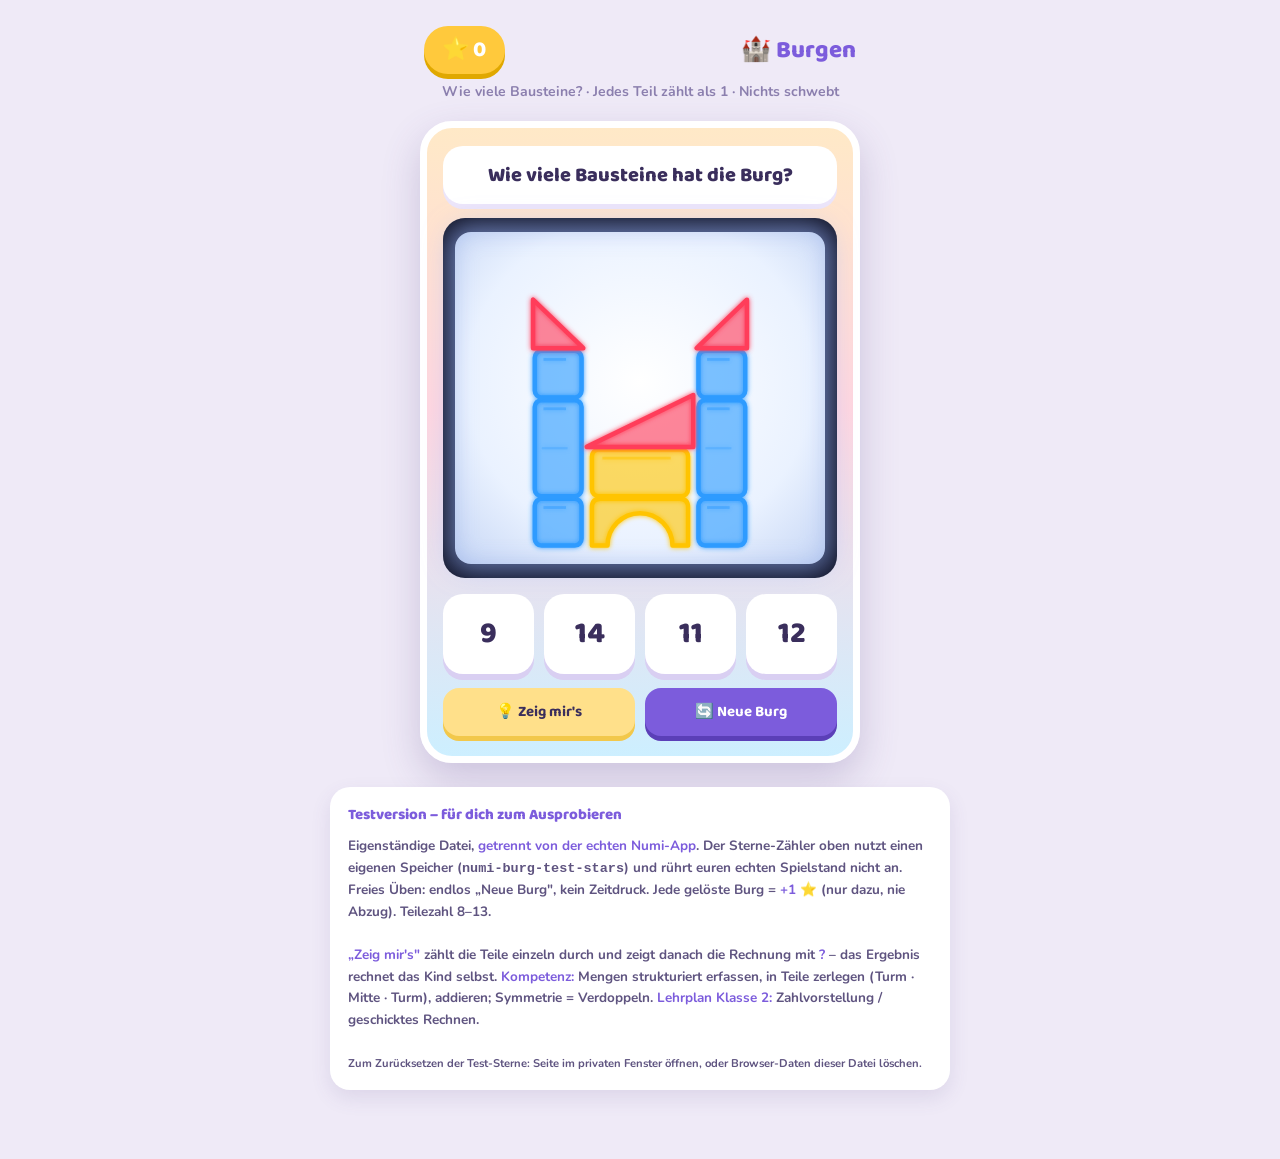
<file: prototypen/burgen.html>
<!DOCTYPE html>
<html lang="de">
<head>
<meta charset="UTF-8" />
<meta name="viewport" content="width=device-width, initial-scale=1" />
<title>Numis Burgen – Testversion</title>
<style>
@import url('https://fonts.googleapis.com/css2?family=Baloo+2:wght@600;700;800&family=Nunito:wght@600;700;800&display=swap');
*{box-sizing:border-box;margin:0;padding:0}
body{font-family:'Nunito',system-ui,sans-serif;color:#3A2E5C;background:#EFEAF7;padding:24px 14px 70px;-webkit-tap-highlight-color:transparent}
h1{font-family:'Baloo 2';font-weight:800;color:#7C5CDC;text-align:center;font-size:25px}
p.sub{text-align:center;color:#8b7fae;font-weight:700;margin:4px 0 20px;font-size:14px}
.zh-header{max-width:440px;margin:0 auto 6px;display:flex;justify-content:space-between;align-items:center;padding:2px 4px}
.zh-logo{font-family:'Baloo 2';font-weight:800;font-size:22px;color:#fff;background:#FFC93C;padding:6px 18px;border-radius:999px;box-shadow:0 5px 0 #E0A800}
.zh-logo #starCount{min-width:14px;display:inline-block;text-align:left}
.zh-title{font-family:'Baloo 2';font-weight:800;font-size:24px;color:#7C5CDC}

.screen{max-width:440px;margin:0 auto;border-radius:32px;border:7px solid #fff;
  background:linear-gradient(180deg,#FFE9C7 0%,#FFD6E0 45%,#CDEFFF 100%);
  box-shadow:0 16px 38px rgba(90,70,140,.24);padding:18px 16px 20px}
.q{display:flex;align-items:center;justify-content:center;gap:8px;font-family:'Baloo 2';
  font-weight:800;font-size:20px;color:#3A2E5C;background:#fff;border-radius:20px;
  padding:13px;box-shadow:0 5px 0 #ECE5FA;margin-bottom:14px;text-align:center}

.stage{background:linear-gradient(180deg,#232848,#181C36);
  border-radius:22px;padding:14px 12px;box-shadow:inset 0 6px 18px rgba(0,0,0,.45)}
.panel{background:
  radial-gradient(85% 90% at 50% 45%, #FFFFFF 0%, #EAF2FF 55%, #C6D6F5 85%, #A9BCE6 100%);
  border-radius:16px;padding:14px 8px 8px;
  box-shadow:0 0 26px 6px rgba(160,190,255,.55), inset 0 0 22px rgba(120,150,220,.35)}
.panel svg{display:block;width:100%;height:auto;max-height:310px;margin:0 auto}

.opts{display:grid;grid-template-columns:repeat(4,1fr);gap:10px;margin-top:16px}
.opt{font-family:'Baloo 2';font-weight:800;font-size:30px;color:#3A2E5C;background:#fff;
  border:none;cursor:pointer;padding:16px 0;border-radius:20px;box-shadow:0 6px 0 #D9CFF2;transition:transform .08s}
.opt:active{transform:translateY(3px);box-shadow:0 3px 0 #D9CFF2}
.opt.right{background:#C9F5E5;color:#1B9C6E;box-shadow:0 6px 0 #8FE3C4}
.opt.wrong{background:#FFE2E2;color:#E04848;box-shadow:0 6px 0 #F4B8B8;animation:shake .4s}
@keyframes shake{0%,100%{transform:translateX(0)}20%{transform:translateX(-6px)}40%{transform:translateX(6px)}60%{transform:translateX(-4px)}80%{transform:translateX(4px)}}

.actions{display:flex;gap:10px;margin-top:14px}
.btn{flex:1;font-family:'Baloo 2';font-weight:700;font-size:15px;border:none;cursor:pointer;
  padding:12px 6px;border-radius:16px;transition:transform .08s}
.btn:active{transform:translateY(3px)}
.btn.help{color:#3A2E5C;background:#FFE08A;box-shadow:0 5px 0 #F2C84B}
.btn.help:active{box-shadow:0 2px 0 #F2C84B}
.btn.solve{color:#fff;background:#3FBF8F;box-shadow:0 5px 0 #2C9A70}
.btn.solve:active{box-shadow:0 2px 0 #2C9A70}
.btn.new{color:#fff;background:#7C5CDC;box-shadow:0 5px 0 #5B3FB8}
.btn.new:active{box-shadow:0 2px 0 #5B3FB8}
.btn:disabled{opacity:.5;cursor:default}

.hint{margin-top:14px;background:#fff;border-radius:18px;padding:13px 14px;box-shadow:0 5px 0 #ECE5FA;display:none}
.hint.show{display:block;animation:pop .3s ease both}
@keyframes pop{from{transform:scale(.94);opacity:0}to{transform:scale(1);opacity:1}}
.hint .line{font-family:'Baloo 2';font-weight:800;color:#7C5CDC;font-size:17px;text-align:center}
.hint .sum{display:flex;align-items:center;justify-content:center;gap:10px;margin-top:8px;flex-wrap:wrap}
.chip{font-family:'Baloo 2';font-weight:800;font-size:22px;color:#fff;width:44px;height:44px;
  border-radius:12px;display:flex;align-items:center;justify-content:center;box-shadow:0 4px 0 rgba(0,0,0,.15)}
.chip.ghost{background:#B8A9E0}.chip.total{background:#3FBF8F;animation:pop .3s ease both}
.plus{font-family:'Baloo 2';font-weight:800;font-size:22px;color:#B8A9E0}
.hint small{display:block;text-align:center;color:#8b7fae;font-weight:700;font-size:13px;margin-top:8px}

.win{text-align:center;font-family:'Baloo 2';font-weight:800;color:#1B9C6E;font-size:18px;margin-top:14px;display:none}
.win.show{display:block;animation:pop .3s ease both}

.note{max-width:620px;margin:24px auto 0;background:#fff;border-radius:20px;padding:16px 18px;
  box-shadow:0 8px 20px rgba(90,70,140,.12);color:#5f5480;font-weight:700;font-size:13.5px;line-height:1.6}
.note b{color:#7C5CDC}
.note h3{font-family:'Baloo 2';font-weight:800;color:#7C5CDC;font-size:15px;margin-bottom:8px}
</style>
</head>
<body>

<header class="zh-header">
  <div class="zh-logo">⭐ <span id="starCount">0</span></div>
  <div class="zh-title">🏰 Burgen</div>
</header>
<p class="sub">Wie viele Bausteine? · Jedes Teil zählt als 1 · Nichts schwebt</p>

<div class="screen">
  <div class="q">Wie viele Bausteine hat die Burg?</div>
  <div class="stage"><div class="panel"><div id="castle"></div></div></div>
  <div class="opts" id="opts"></div>
  <div class="win" id="win"></div>
  <div class="actions">
    <button class="btn help"  id="btnHelp">💡 Zeig mir's</button>
    <button class="btn new"   id="btnNew">🔄 Neue Burg</button>
  </div>
  <div class="hint" id="hint"></div>
</div>

<div class="note">
  <h3>Testversion – für dich zum Ausprobieren</h3>
  Eigenständige Datei, <b>getrennt von der echten Numi-App</b>. Der Sterne-Zähler
  oben nutzt einen eigenen Speicher (<code>numi-burg-test-stars</code>) und rührt
  euren echten Spielstand nicht an. Freies Üben: endlos „Neue Burg", kein Zeitdruck.
  Jede gelöste Burg = <b>+1 ⭐</b> (nur dazu, nie Abzug). Teilezahl 8–13.<br><br>
  <b>„Zeig mir's"</b> zählt die Teile einzeln durch und zeigt danach die Rechnung
  mit <b>?</b> – das Ergebnis rechnet das Kind selbst. <b>Kompetenz:</b> Mengen
  strukturiert erfassen, in Teile zerlegen (Turm · Mitte · Turm), addieren;
  Symmetrie = Verdoppeln. <b>Lehrplan Klasse 2:</b> Zahlvorstellung / geschicktes
  Rechnen.<br><br>
  <small>Zum Zurücksetzen der Test-Sterne: Seite im privaten Fenster öffnen, oder
  Browser-Daten dieser Datei löschen.</small>
</div>

<script>
const PAL=["#FF3D9A","#22C973","#2E9BFF","#FFC400","#FF6B1A","#00C8C8"];
const ROOF="#FF3D5A";
const rand=(a,b)=>Math.floor(Math.random()*(b-a+1))+a;
const pick=a=>a[Math.floor(Math.random()*a.length)];
const shuffle=a=>{a=[...a];for(let i=a.length-1;i>0;i--){const j=Math.floor(Math.random()*(i+1));[a[i],a[j]]=[a[j],a[i]];}return a;};

const B=27, G=1.5, CELL=B+G, SW=2.6;
const SVGNS="http://www.w3.org/2000/svg";
function acryl(shape,color,dim){
  return `<g opacity="${dim?0.14:1}" filter="url(#glow)"
    fill="${color}" fill-opacity="0.38" stroke="${color}" stroke-width="${SW}" stroke-linejoin="round">${shape}</g>`;
}

/* ---------- Bauteile (jedes zählt 1) ----------
   Alle bekommen (x, y, hoehePx) – hoehePx = rows*CELL-G, damit Stapel bündig sind. */
const wuerfel=(x,y,h,c,d)=>acryl(`<rect x="${x}" y="${y}" width="${B}" height="${h}" rx="4"/>
  <line x1="${x+5}" y1="${y+5}" x2="${x+B-9}" y2="${y+5}" stroke-opacity="0.5" stroke-width="1.6"/>`,c,d);
const quaderV=(x,y,h,c,d)=>acryl(`<rect x="${x}" y="${y}" width="${B}" height="${h}" rx="4"/>
  <line x1="${x+5}" y1="${y+5}" x2="${x+B-9}" y2="${y+5}" stroke-opacity="0.5" stroke-width="1.6"/>
  <line x1="${x+4}" y1="${y+h/2}" x2="${x+B-8}" y2="${y+h/2}" stroke-opacity="0.3" stroke-width="1.3"/>`,c,d);
const zylinder=(x,y,h,c,d)=>acryl(`<path d="M${x} ${y+9} a${B/2} 9 0 0 1 ${B} 0 v${h-14} a${B/2} 6 0 0 1 ${-B} 0 Z"/>
  <ellipse cx="${x+B/2}" cy="${y+9}" rx="${B/2-2}" ry="7.5" fill-opacity="0.16" stroke-opacity="0.6" stroke-width="1.6"/>
  <rect x="${x+5}" y="${y+13}" width="6" height="${h-26}" rx="3" stroke="none" fill-opacity="0.28"/>`,c,d);
const platteV=(x,y,h,c,d)=>{const tw=B*0.52, xx=x+(B-tw)/2;
  return acryl(`<rect x="${xx}" y="${y}" width="${tw}" height="${h}" rx="4"/>
  <line x1="${xx+3}" y1="${y+5}" x2="${xx+tw-5}" y2="${y+5}" stroke-opacity="0.45" stroke-width="1.4"/>`,c,d);};
const dach=(x,y,h,c,d)=>acryl(`<polygon points="${x+B/2},${y-2} ${x+B+2},${y+h} ${x-2},${y+h}"/>`,c,d);
const keil=(x,y,h,c,d,flip)=>{const p=flip
    ? `${x-1},${y+h} ${x+B+1},${y+h} ${x-1},${y-1}`
    : `${x-1},${y+h} ${x+B+1},${y+h} ${x+B+1},${y-1}`;
  return acryl(`<polygon points="${p}"/>`,c,d);};
/* steiler Keil hochkant: 1 breit, 2 Reihen hoch */
const keilV=(x,y,h,c,d,flip)=>{const p=flip
    ? `${x-1},${y+h} ${x+B+1},${y+h} ${x-1},${y-1}`
    : `${x-1},${y+h} ${x+B+1},${y+h} ${x+B+1},${y-1}`;
  return acryl(`<polygon points="${p}"/>`,c,d);};
const kugel=(x,y,h,c,d)=>{const r=B/2;
  return acryl(`<circle cx="${x+r}" cy="${y+h-r}" r="${r-1}"/>
  <circle cx="${x+r-4}" cy="${y+h-r-5}" r="4" stroke-opacity="0.55" fill="none" stroke-width="1.6"/>`,c,d);};
/* Mitte (2 Zellen breit) */
const quaderH=(x,y,h,w,c,d)=>acryl(`<rect x="${x}" y="${y}" width="${w}" height="${h}" rx="4"/>
  <line x1="${x+6}" y1="${y+5}" x2="${x+w-10}" y2="${y+5}" stroke-opacity="0.5" stroke-width="1.6"/>`,c,d);
const platteH=(x,y,h,w,c,d)=>acryl(`<rect x="${x}" y="${y}" width="${w}" height="${h}" rx="3.5"/>`,c,d);
/* Torbogen: Öffnung unten (normal) oder oben (180° gedreht = Fenster) */
const bogen=(x,y,h,w,c,d,flip)=>{const r=w/2-9, cx=x+w/2;
  if(!flip){
    return acryl(`<path fill-rule="evenodd" d="
      M${x} ${y+h} v-${h-5} q0 -5 5 -5 h${w-10} q5 0 5 5 v${h-5} h-9
      a${r} ${r} 0 0 0 ${-2*r} 0 Z"/>`,c,d);
  }
  return acryl(`<path fill-rule="evenodd" d="
    M${x+5} ${y} q-5 0 -5 5 v${h-10} q0 5 5 5 h${w-10} q5 0 5 -5 v-${h-10} q0 -5 -5 -5 Z
    M${cx-r} ${y} a${r} ${r} 0 0 0 ${2*r} 0 Z"/>`,c,d);};
const dachW=(x,y,h,w,c,d)=>acryl(`<polygon points="${x+w/2},${y-4} ${x+w+3},${y+h} ${x-3},${y+h}"/>`,c,d);
const keilW=(x,y,h,w,c,d,flip)=>{const p=flip
    ? `${x-3},${y+h} ${x+w+3},${y+h} ${x-3},${y-3}`
    : `${x-3},${y+h} ${x+w+3},${y+h} ${x+w+3},${y-3}`;
  return acryl(`<polygon points="${p}"/>`,c,d);};

/* ---------- Generator ----------
   Symmetrisch: Turm | Mitte | Turm. Dach/Keil/Kugel immer oberster Stein.
   Platte hat rows:0.5 -> Stapel bleibt bündig, nichts schwebt. */
function makeTower(){
  const list=[{t:"wuerfel",rows:1}];
  const r=Math.random();
  list.push({t: r<0.45?"zylinder": r<0.75?"quaderV":"platteV", rows:2});
  if(Math.random()<0.30) list.push({t:"wuerfel",rows:1});
  const k=Math.random();
  if(k<0.35)      list.push({t:"dach",rows:1});
  else if(k<0.55) list.push({t:"keil",rows:1,flip:Math.random()<0.5});
  else if(k<0.75) list.push({t:"keilV",rows:2,flip:Math.random()<0.5});
  else            list.push({t:"kugel",rows:1});
  return list;
}
function makeMiddle(){
  const style=pick(["tor","fenster","mauer","keep"]);
  const list=[];
  if(style==="tor"){
    if(Math.random()<0.4) list.push({t:"platteH",rows:0.5});
    list.push({t:"bogen",rows:1,flip:false});
    if(Math.random()<0.5) list.push({t:"quaderH",rows:1});
    list.push({t:Math.random()<0.6?"dachW":"keilW",rows:1,flip:Math.random()<0.5});
  }else if(style==="fenster"){
    list.push({t:"quaderH",rows:1});
    list.push({t:"bogen",rows:1,flip:true});          /* Fenster: Öffnung oben */
    list.push({t:"quaderH",rows:1});
    if(Math.random()<0.6) list.push({t:"dachW",rows:1});
  }else if(style==="mauer"){
    const k=rand(2,3);
    for(let i=0;i<k;i++) list.push({t:"quaderH",rows:1});
    if(Math.random()<0.4) list.push({t:"platteH",rows:0.5});
    if(Math.random()<0.5) list.push({t:"dachW",rows:1});
  }else{ /* keep – Mitte darf höher sein */
    const k=rand(3,4);
    for(let i=0;i<k;i++) list.push({t:"quaderH",rows:1});
    list.push({t:Math.random()<0.7?"dachW":"keilW",rows:1,flip:Math.random()<0.5});
  }
  return {style,list};
}
function makeCastle(){
  const tower=makeTower();
  const mid=makeMiddle();
  const tc=tower.length, mc=mid.list.length;
  const total=2*tc+mc;
  if(total<8||total>13) return makeCastle();
  const [cT,cM]=shuffle(PAL).slice(0,2);
  const mirror=Math.random()<0.6;   /* Keile rechts gespiegelt = Spiegelsymmetrie */
  return {tower,mid,cT,cM,total,mirror,parts:[tc,mc,tc]};
}

/* ---------- Zeichnen ---------- */
function drawPiece(p,x,y,w,c,dim){
  const h=p.rows*CELL-G;
  switch(p.t){
    case "wuerfel": return wuerfel(x,y,h,c,dim);
    case "quaderV": return quaderV(x,y,h,c,dim);
    case "zylinder": return zylinder(x,y,h,c,dim);
    case "platteV": return platteV(x,y,h,c,dim);
    case "dach": return dach(x,y,h,ROOF,dim);
    case "keil": return keil(x,y,h,ROOF,dim,p.flip);
    case "keilV": return keilV(x,y,h,ROOF,dim,p.flip);
    case "kugel": return kugel(x,y,h,ROOF,dim);
    case "quaderH": return quaderH(x,y,h,w,c,dim);
    case "platteH": return platteH(x,y,h,w,c,dim);
    case "bogen": return bogen(x,y,h,w,c,dim,p.flip);
    case "dachW": return dachW(x,y,h,w,ROOF,dim);
    case "keilW": return keilW(x,y,h,w,ROOF,dim,p.flip);
  }
}
const isRoof=t=>["dach","keil","keilV","dachW","keilW","kugel"].includes(t);

function renderCastle(c,{focus=null,badges=false}={}){
  const towerRows=c.tower.reduce((s,p)=>s+p.rows,0);
  const midRows=c.mid.list.reduce((s,p)=>s+p.rows,0);
  const rows=Math.max(towerRows,midRows);
  const gap=6, midW=2*CELL-G;
  const W=12+B+gap+midW+gap+B+12;
  const H=Math.ceil(rows*CELL)+36, groundY=H-6;   /* +36: Kopffreiheit für Plaketten */
  let svg="", badgeSVG="";
  const partMarks=[], pieceGroups=[[],[],[]];

  [[12,0],[12+B+gap+midW+gap,2]].forEach(([x,idx])=>{
    const dim=focus!==null&&focus!==idx;
    let rr=0;
    for(const p of c.tower){
      const y=groundY-(rr+p.rows)*CELL+G;
      /* rechter Turm: Keile gespiegelt zeichnen (Spiegelsymmetrie) */
      const q=(idx===2 && c.mirror && (p.t==="keil"||p.t==="keilV"))
        ? {...p, flip:!p.flip} : p;
      svg+=drawPiece(q,x,y,B,c.cT,dim);
      pieceGroups[idx].push({cx:x+B/2, cy:y+(p.rows*CELL-G)/2,
        col:isRoof(p.t)?ROOF:c.cT});
      rr+=p.rows;
    }
    partMarks.push({cx:x+B/2, topY:groundY-rr*CELL+G, val:c.parts[idx], col:c.cT, dim, idx});
  });

  {
    const x=12+B+gap, dim=focus!==null&&focus!==1;
    let rr=0;
    for(const p of c.mid.list){
      const y=groundY-(rr+p.rows)*CELL+G;
      svg+=drawPiece(p,x,y,midW,c.cM,dim);
      pieceGroups[1].push({cx:x+midW/2, cy:y+(p.rows*CELL-G)/2,
        col:isRoof(p.t)?ROOF:c.cM});
      rr+=p.rows;
    }
    partMarks.splice(1,0,{cx:x+midW/2, topY:groundY-rr*CELL+G, val:c.parts[1], col:c.cM, dim, idx:1});
  }

  if(badges){
    partMarks.forEach(p=>{
      if(focus!==null&&p.dim)return;
      const by=Math.max(18,p.topY-16);   /* 18: Kreis (r14+Rand) bleibt komplett im Bild */
      badgeSVG+=`<g><circle cx="${p.cx}" cy="${by}" r="14" fill="#fff" stroke="${p.col}" stroke-width="3"/>
        <text x="${p.cx}" y="${by+6}" text-anchor="middle" font-family="Baloo 2" font-weight="800"
          font-size="17" fill="${p.col}">${p.val}</text></g>`;
    });
  }

  const markup=`<svg id="castleSvg" viewBox="0 0 ${W} ${H}" role="img" aria-label="Burg aus Bauteilen">
    ${svg}${badgeSVG}
    <defs><filter id="glow" x="-30%" y="-30%" width="160%" height="160%">
      <feGaussianBlur stdDeviation="1.6" result="b"/>
      <feMerge><feMergeNode in="b"/><feMergeNode in="SourceGraphic"/></feMerge>
    </filter></defs></svg>`;
  return {markup, pieceGroups, partMarks};
}

/* ---------- Optionen / Spiel-Logik ---------- */
function makeOptions(total){
  const set=new Set([total]);
  for(const c of shuffle([total+1,total-1,total+2,total-2,total+3])){ if(set.size>=4)break; if(c>0)set.add(c); }
  while(set.size<4){const c=rand(6,20); set.add(c);}
  return shuffle([...set]);
}
let current, solved=false, solving=false, lastRender=null;
const elCastle=document.getElementById("castle"), elOpts=document.getElementById("opts");
const elHint=document.getElementById("hint"), elWin=document.getElementById("win");
const btnHelp=document.getElementById("btnHelp"), btnNew=document.getElementById("btnNew");

/* ---- Sterne: eigener Test-Speicher, rührt die echte Numi-App NICHT an ----
   Nur dazugewinnen, nie Abzug. Eine gelöste Burg = 1 Stern (Burg ist danach
   gesperrt, also kein Doppel-Stern). */
const STAR_KEY="numi-burg-test-stars";
const elStar=document.getElementById("starCount");
let stars=0;
try{const v=localStorage.getItem(STAR_KEY); if(v!=null) stars=parseInt(v,10)||0;}catch(e){}
function renderStars(){ elStar.textContent=stars; }
function addStar(){ stars+=1; try{localStorage.setItem(STAR_KEY,String(stars));}catch(e){} renderStars();
  elStar.animate?.([{transform:"scale(1)"},{transform:"scale(1.35)"},{transform:"scale(1)"}],{duration:360,easing:"ease"});
}
renderStars();

function draw(o){ lastRender=renderCastle(current,o); elCastle.innerHTML=lastRender.markup; }
function equationHTML(showTotal){
  const c=current;
  const chips=c.parts.map((v,i)=>{const col=i===1?c.cM:c.cT;
    return `<span class="chip" style="background:${col}">${v}</span>`;}).join(`<span class="plus">+</span>`);
  const tail=showTotal?`<span class="chip total">${c.total}</span>`:`<span class="chip ghost">?</span>`;
  return `<div class="sum">${chips}<span class="plus">=</span>${tail}</div>`;
}
function showHint(){            /* zählt Teil für Teil durch – ohne große Bubbles oben */
  if(solving||!current)return;
  solving=true; btnHelp.disabled=true;
  elHint.classList.remove("show");
  draw({});                     /* frisches Bild, alte Zählnummern weg */
  const svg=document.getElementById("castleSvg");
  const STEP=400, PAUSE=420; let delay=250;
  [0,1,2].forEach(idx=>{
    lastRender.pieceGroups[idx].forEach((p,i)=>{
      setTimeout(()=>countBadge(svg,p.cx,p.cy,i+1,p.col), delay); delay+=STEP;
    });
    delay+=PAUSE;               /* kurze Atempause zwischen den Teilen */
  });
  setTimeout(()=>{
    elHint.innerHTML=`<div class="line">Zwei gleiche Türme – und die Mitte:</div>${equationHTML(false)}
      <small>Zähl die Teile mit und rechne zusammen!</small>`;
    elHint.classList.add("show");
    solving=false; btnHelp.disabled=false;
  }, delay+150);
}
function svgEl(tag,attrs){const e=document.createElementNS(SVGNS,tag);for(const k in attrs)e.setAttribute(k,attrs[k]);return e;}
function countBadge(svg,x,y,n,col){
  const g=svgEl("g",{opacity:"0"});
  g.appendChild(svgEl("circle",{cx:x,cy:y,r:10,fill:"#fff",stroke:col,"stroke-width":2.5}));
  const t=svgEl("text",{x,y:y+4.5,"text-anchor":"middle","font-family":"Baloo 2","font-weight":"800","font-size":"12.5",fill:col});
  t.textContent=n; g.appendChild(t); svg.appendChild(g);
  requestAnimationFrame(()=>{g.style.transition="opacity .18s";g.style.opacity="1";});
}
function newCastle(){
  if(solving)return;
  current=makeCastle(); solved=false; draw({});
  elHint.classList.remove("show"); elHint.innerHTML=""; elWin.classList.remove("show");
  elOpts.innerHTML=makeOptions(current.total).map(o=>`<button class="opt" data-v="${o}">${o}</button>`).join("");
  elOpts.querySelectorAll(".opt").forEach(b=>b.addEventListener("click",()=>choose(b)));
}
function choose(btn){
  if(solved||solving)return;
  const v=+btn.dataset.v;
  if(v===current.total){
    solved=true; btn.classList.add("right"); addStar();
    elHint.innerHTML=`<div class="line">Genau so:</div>${equationHTML(true)}`;
    elHint.classList.add("show");
    elWin.textContent=`🎉 Stimmt! Zusammen ${current.total}. +1 ⭐`; elWin.classList.add("show");
  }else{
    btn.classList.add("wrong"); setTimeout(()=>btn.classList.remove("wrong"),500);
    elHint.innerHTML=`<div class="line">Zerlege die Burg in Teile:</div>${equationHTML(false)}
      <small>Tipp: „Zeig mir's" zählt die Teile für dich durch.</small>`;
    elHint.classList.add("show");
  }
}
btnHelp.addEventListener("click",showHint);
btnNew.addEventListener("click",newCastle);
newCastle();
</script>
</body>
</html>
</file>
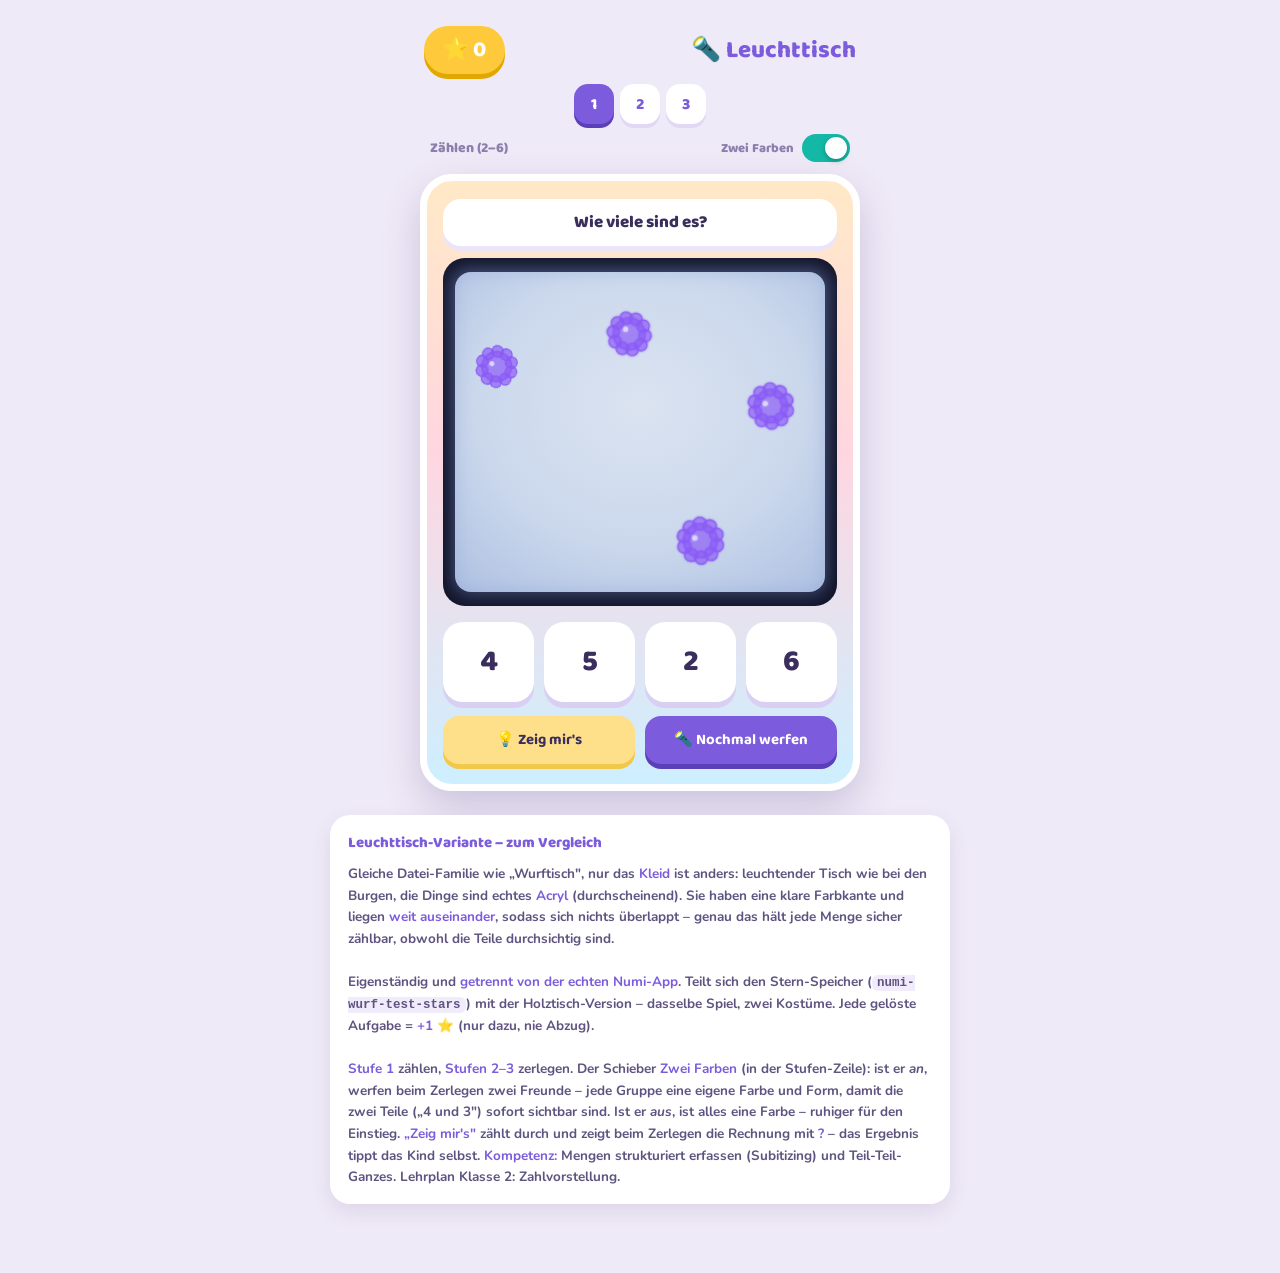
<file: prototypen/leuchttisch.html>
<!DOCTYPE html>
<html lang="de">
<head>
<meta charset="UTF-8" />
<meta name="viewport" content="width=device-width, initial-scale=1" />
<title>Numis Leuchttisch – Testversion</title>
<style>
@import url('https://fonts.googleapis.com/css2?family=Baloo+2:wght@600;700;800&family=Nunito:wght@600;700;800&display=swap');
*{box-sizing:border-box;margin:0;padding:0}
body{font-family:'Nunito',system-ui,sans-serif;color:#3A2E5C;background:#EFEAF7;padding:24px 14px 70px;-webkit-tap-highlight-color:transparent}
p.sub{text-align:center;color:#8b7fae;font-weight:700;margin:4px 0 16px;font-size:14px}

.zh-header{max-width:440px;margin:0 auto 8px;display:flex;justify-content:space-between;align-items:center;padding:2px 4px}
.zh-logo{font-family:'Baloo 2';font-weight:800;font-size:22px;color:#fff;background:#FFC93C;padding:6px 18px;border-radius:999px;box-shadow:0 5px 0 #E0A800}
.zh-logo #starCount{min-width:14px;display:inline-block;text-align:left}
.zh-title{font-family:'Baloo 2';font-weight:800;font-size:24px;color:#7C5CDC}

/* ---- Stufen-Leiste (eher für Erwachsene/Lehrkraft) ---- */
.levels{max-width:440px;margin:0 auto 10px;display:flex;gap:6px;justify-content:center;flex-wrap:wrap}
.lvl{font-family:'Baloo 2';font-weight:800;font-size:16px;color:#7C5CDC;background:#fff;border:none;cursor:pointer;
  width:40px;height:40px;border-radius:14px;box-shadow:0 4px 0 #E0D8F5;transition:transform .08s}
.lvl:active{transform:translateY(2px)}
.lvl.active{color:#fff;background:#7C5CDC;box-shadow:0 4px 0 #5B3FB8}
.lvlname{font-family:'Baloo 2';font-weight:800;color:#8b7fae;font-size:14px}
.ctrlrow{max-width:440px;margin:0 auto 12px;display:flex;align-items:center;justify-content:space-between;padding:0 10px}
.swwrap{display:flex;align-items:center;gap:8px}
.swlabel{font-family:'Baloo 2';font-weight:800;color:#8b7fae;font-size:13px}
.switch{width:48px;height:28px;border-radius:999px;background:#D9CFF2;position:relative;cursor:pointer;transition:background .18s;flex:none}
.switch.on{background:#14B8A6}
.switch .knob{position:absolute;top:3px;left:3px;width:22px;height:22px;border-radius:50%;background:#fff;box-shadow:0 2px 5px rgba(0,0,0,.25);transition:left .18s}
.switch.on .knob{left:23px}

.screen{max-width:440px;margin:0 auto;border-radius:32px;border:7px solid #fff;
  background:linear-gradient(180deg,#FFE9C7 0%,#FFD6E0 45%,#CDEFFF 100%);
  box-shadow:0 16px 38px rgba(90,70,140,.24);padding:18px 16px 20px}
.q{display:flex;align-items:center;justify-content:center;gap:8px;font-family:'Baloo 2';
  font-weight:800;font-size:17px;color:#3A2E5C;background:#fff;border-radius:18px;
  padding:10px;box-shadow:0 5px 0 #ECE5FA;margin-bottom:12px;text-align:center}

/* ---- Leuchttisch (Acryl-Optik wie bei den Burgen) ---- */
.stage{background:linear-gradient(180deg,#232848,#181C36);
  border-radius:22px;padding:14px 12px;box-shadow:inset 0 6px 18px rgba(0,0,0,.45)}
.table{position:relative;overflow:hidden;height:320px;border-radius:16px;
  background:radial-gradient(90% 90% at 50% 42%, #DBE3F1 0%, #CBD8EC 48%, #B2C4E4 80%, #9BAFD6 100%);
  box-shadow:0 0 14px 2px rgba(150,180,230,.30), inset 0 0 16px rgba(110,140,200,.28)}
.obj{position:absolute}
.cbadge{position:absolute;width:26px;height:26px;border-radius:50%;background:#fff;border:2.6px solid;
  display:flex;align-items:center;justify-content:center;font-family:'Baloo 2';font-weight:800;font-size:13px;
  opacity:0;transition:opacity .18s;box-shadow:0 2px 6px rgba(30,40,80,.35)}
.ghoop{position:absolute;border:3px dashed;border-radius:26px;opacity:0;transition:opacity .3s;pointer-events:none}
.ghoop-num{position:absolute;top:6px;left:8px;width:26px;height:26px;border-radius:50%;background:#fff;
  display:flex;align-items:center;justify-content:center;font-family:'Baloo 2';font-weight:800;font-size:16px;
  box-shadow:0 2px 6px rgba(30,40,80,.28)}
.part{display:flex;flex-direction:column;align-items:center;gap:3px}
.plab{font-family:'Baloo 2';font-weight:800;font-size:13px;color:#8b7fae;line-height:1}

.opts{display:grid;grid-template-columns:repeat(4,1fr);gap:10px;margin-top:16px}
.opt{font-family:'Baloo 2';font-weight:800;font-size:30px;color:#3A2E5C;background:#fff;
  border:none;cursor:pointer;padding:16px 0;border-radius:20px;box-shadow:0 6px 0 #D9CFF2;transition:transform .08s}
.opt:active{transform:translateY(3px);box-shadow:0 3px 0 #D9CFF2}
.opt.right{background:#C9F5E5;color:#1B9C6E;box-shadow:0 6px 0 #8FE3C4}
.opt.wrong{background:#FFE2E2;color:#E04848;box-shadow:0 6px 0 #F4B8B8;animation:shake .4s}
@keyframes shake{0%,100%{transform:translateX(0)}20%{transform:translateX(-6px)}40%{transform:translateX(6px)}60%{transform:translateX(-4px)}80%{transform:translateX(4px)}}

.win{text-align:center;font-family:'Baloo 2';font-weight:800;color:#1B9C6E;font-size:18px;margin-top:14px;display:none}
.win.show{display:block;animation:pop .3s ease both}
@keyframes pop{from{transform:scale(.94);opacity:0}to{transform:scale(1);opacity:1}}

.actions{display:flex;gap:10px;margin-top:14px}
.btn{flex:1;font-family:'Baloo 2';font-weight:700;font-size:15px;border:none;cursor:pointer;
  padding:12px 6px;border-radius:16px;transition:transform .08s}
.btn:active{transform:translateY(3px)}
.btn.help{color:#3A2E5C;background:#FFE08A;box-shadow:0 5px 0 #F2C84B}
.btn.help:active{box-shadow:0 2px 0 #F2C84B}
.btn.new{color:#fff;background:#7C5CDC;box-shadow:0 5px 0 #5B3FB8}
.btn.new:active{box-shadow:0 2px 0 #5B3FB8}
.btn:disabled{opacity:.5;cursor:default}

.hint{margin-top:14px;background:#fff;border-radius:18px;padding:13px 14px;box-shadow:0 5px 0 #ECE5FA;display:none}
.hint.show{display:block;animation:pop .3s ease both}
.hint .line{font-family:'Baloo 2';font-weight:800;color:#7C5CDC;font-size:17px;text-align:center}
.hint .sum{display:flex;align-items:center;justify-content:center;gap:10px;margin-top:8px;flex-wrap:wrap}
.chip{font-family:'Baloo 2';font-weight:800;font-size:22px;color:#fff;width:44px;height:44px;
  border-radius:12px;display:flex;align-items:center;justify-content:center;box-shadow:0 4px 0 rgba(0,0,0,.15)}
.chip.ghost{background:#B8A9E0}.chip.total{background:#3FBF8F;animation:pop .3s ease both}
.plus{font-family:'Baloo 2';font-weight:800;font-size:22px;color:#B8A9E0}
.hint small{display:block;text-align:center;color:#8b7fae;font-weight:700;font-size:13px;margin-top:8px}

.note{max-width:620px;margin:24px auto 0;background:#fff;border-radius:20px;padding:16px 18px;
  box-shadow:0 8px 20px rgba(90,70,140,.12);color:#5f5480;font-weight:700;font-size:13.5px;line-height:1.6}
.note b{color:#7C5CDC}
.note h3{font-family:'Baloo 2';font-weight:800;color:#7C5CDC;font-size:15px;margin-bottom:8px}
.note code{background:#F1ECFB;border-radius:6px;padding:1px 5px;font-size:12.5px}
</style>
</head>
<body>

<svg width="0" height="0" style="position:absolute" aria-hidden="true"><defs>
  <filter id="glow" x="-30%" y="-30%" width="160%" height="160%">
    <feGaussianBlur stdDeviation="1.6" result="b"/>
    <feMerge><feMergeNode in="b"/><feMergeNode in="SourceGraphic"/></feMerge>
  </filter>
</defs></svg>

<header class="zh-header">
  <div class="zh-logo">⭐ <span id="starCount">0</span></div>
  <div class="zh-title">🔦 Leuchttisch</div>
</header>

<div class="levels" id="levels"></div>
<div class="ctrlrow">
  <span class="lvlname" id="lvlname"></span>
  <span class="swwrap"><span class="swlabel">Zwei Farben</span><span class="switch on" id="colorSwitch"><span class="knob"></span></span></span>
</div>

<div class="screen">
  <div class="q" id="q">Wie viele sind es?</div>
  <div class="stage"><div class="table" id="table"></div></div>
  <div class="opts" id="opts"></div>
  <div class="win" id="win"></div>
  <div class="actions">
    <button class="btn help" id="btnHelp">💡 Zeig mir's</button>
    <button class="btn new"  id="btnNew">🔦 Nochmal werfen</button>
  </div>
  <div class="hint" id="hint"></div>
</div>

<div class="note">
  <h3>Leuchttisch-Variante – zum Vergleich</h3>
  Gleiche Datei-Familie wie „Wurftisch", nur das <b>Kleid</b> ist anders: leuchtender
  Tisch wie bei den Burgen, die Dinge sind echtes <b>Acryl</b> (durchscheinend). Sie haben
  eine klare Farbkante und liegen <b>weit auseinander</b>, sodass sich nichts überlappt –
  genau das hält jede Menge sicher zählbar, obwohl die Teile durchsichtig sind.<br><br>
  Eigenständig und <b>getrennt von der echten Numi-App</b>. Teilt sich den Stern-Speicher
  (<code>numi-wurf-test-stars</code>) mit der Holztisch-Version – dasselbe Spiel, zwei
  Kostüme. Jede gelöste Aufgabe = <b>+1 ⭐</b> (nur dazu, nie Abzug).<br><br>
  <b>Stufe 1</b> zählen, <b>Stufen 2–3</b> zerlegen. Der Schieber <b>Zwei Farben</b> (in der Stufen-Zeile):
  ist er <i>an</i>, werfen beim Zerlegen zwei Freunde – jede Gruppe eine eigene Farbe und Form,
  damit die zwei Teile („4 und 3") sofort sichtbar sind. Ist er <i>aus</i>, ist alles eine Farbe –
  ruhiger für den Einstieg.
  <b>„Zeig mir's"</b>
  zählt durch und zeigt beim Zerlegen die Rechnung mit <b>?</b> – das Ergebnis tippt das
  Kind selbst. <b>Kompetenz:</b> Mengen strukturiert erfassen (Subitizing) und
  Teil-Teil-Ganzes. Lehrplan Klasse 2: Zahlvorstellung.
</div>

<script>
/* ---------- Gegenstände ---------- */
function star(c,s){return `<svg viewBox="0 0 100 100" width="${s}" height="${s}"><g filter="url(#glow)"><path d="M50 6 l12 26 28 3-21 19 6 28-25-14-25 14 6-28-21-19 28-3z" fill="${c}" fill-opacity="0.46" stroke="${c}" stroke-width="2.6" stroke-linejoin="round"/><path d="M45 20 l-7 13" fill="none" stroke="#ffffff" stroke-opacity="0.55" stroke-width="3" stroke-linecap="round"/></g></svg>`;}
function bubble(c,s){return `<svg viewBox="0 0 100 100" width="${s}" height="${s}"><g filter="url(#glow)"><circle cx="50" cy="50" r="37" fill="${c}" fill-opacity="0.36" stroke="${c}" stroke-width="2.6"/><ellipse cx="37" cy="35" rx="10" ry="6" fill="#ffffff" fill-opacity="0.6"/></g></svg>`;}
function fluff(c,s){let b="";for(let i=0;i<10;i++){const a=i/10*6.283;b+=`<circle cx="${50+31*Math.cos(a)}" cy="${50+31*Math.sin(a)}" r="12" fill="${c}" fill-opacity="0.44" stroke="${c}" stroke-width="2"/>`;}return `<svg viewBox="0 0 100 100" width="${s}" height="${s}"><g filter="url(#glow)">${b}<circle cx="50" cy="50" r="31" fill="${c}" fill-opacity="0.44" stroke="${c}" stroke-width="2"/><circle cx="42" cy="42" r="5" fill="#ffffff" fill-opacity="0.55"/></g></svg>`;}
function ring(c,s){return `<svg viewBox="0 0 100 100" width="${s}" height="${s}"><g filter="url(#glow)"><circle cx="50" cy="50" r="30" fill="none" stroke="${c}" stroke-opacity="0.48" stroke-width="15"/><circle cx="50" cy="50" r="30" fill="none" stroke="${c}" stroke-width="2.4"/><circle cx="50" cy="20" r="3.5" fill="#ffffff" fill-opacity="0.6"/></g></svg>`;}
function drop(c,s){return `<svg viewBox="0 0 100 100" width="${s}" height="${s}"><g filter="url(#glow)"><path d="M50 12 C68 40 80 54 80 66 a30 30 0 1 1 -60 0 C20 54 32 40 50 12 Z" fill="${c}" fill-opacity="0.46" stroke="${c}" stroke-width="2.6" stroke-linejoin="round"/><ellipse cx="40" cy="58" rx="6" ry="9" fill="#ffffff" fill-opacity="0.5"/></g></svg>`;}

const THEMES=[
 ["Numi","wirft Sterne","#F4A324",star,"⭐"],
 ["Blubbi","wirft Blasen","#EC4E8C",bubble,"🫧"],
 ["Wuschel","wirft Fussel","#8B5CF6",fluff,"🟣"],
 ["Kringel","wirft Ringe","#14B8A6",ring,"⭕"],
 ["Tapsi","wirft Tropfen","#3B82F6",drop,"💧"],
];

/* ---------- Stufen ---------- */
const LEVELS=[
 {name:"Zählen (2–6)",     mode:"count", min:2, max:6},
 {name:"Zerlegen bis 7",   mode:"split", min:5, max:7},
 {name:"Zerlegen bis 10",  mode:"split", min:7, max:10},
];

const rand=(a,b)=>Math.floor(Math.random()*(b-a+1))+a;
const pick=a=>a[Math.floor(Math.random()*a.length)];
const shuffle=a=>{a=[...a];for(let i=a.length-1;i>0;i--){const j=Math.floor(Math.random()*(i+1));[a[i],a[j]]=[a[j],a[i]];}return a;};

const elTable=document.getElementById("table"), elOpts=document.getElementById("opts");
const elHint=document.getElementById("hint"),  elWin=document.getElementById("win");
const elQ=document.getElementById("q");
const btnHelp=document.getElementById("btnHelp"), btnNew=document.getElementById("btnNew");

/* ---- Sterne: eigener Test-Speicher, nur dazugewinnen (geteilt mit Holztisch) ---- */
const STAR_KEY="numi-wurf-test-stars";
const elStar=document.getElementById("starCount");
let stars=0;
try{const v=localStorage.getItem(STAR_KEY); if(v!=null) stars=parseInt(v,10)||0;}catch(e){}
function renderStars(){ elStar.textContent=stars; }
function addStar(){ stars+=1; try{localStorage.setItem(STAR_KEY,String(stars));}catch(e){} renderStars();
  elStar.animate?.([{transform:"scale(1)"},{transform:"scale(1.35)"},{transform:"scale(1)"}],{duration:360,easing:"ease"}); }
renderStars();

/* ---- Stufen-Auswahl ---- */
let lvlIdx=0, current=null, solved=false, solving=false, roundId=0;
const elLevels=document.getElementById("levels"), elLvlName=document.getElementById("lvlname");
elLevels.innerHTML=LEVELS.map((l,i)=>`<button class="lvl" data-i="${i}">${i+1}</button>`).join("");
elLevels.querySelectorAll(".lvl").forEach(b=>b.addEventListener("click",()=>{
  if(solving)return; lvlIdx=+b.dataset.i; markLevel(); newThrow();
}));
function markLevel(){
  elLevels.querySelectorAll(".lvl").forEach((b,i)=>b.classList.toggle("active",i===lvlIdx));
  elLvlName.textContent=LEVELS[lvlIdx].name;
}

/* ---- Schieber: Zwei Farben an/aus ---- */
let twoColors=true;
const elSwitch=document.getElementById("colorSwitch");
elSwitch.addEventListener("click",()=>{
  if(solving)return; twoColors=!twoColors; elSwitch.classList.toggle("on",twoColors); newThrow();
});

/* ---- Streuen: fügt n Punkte in ein Rechteck ein, überlappungsfrei ---- */
function addPoints(all,n,x0,x1,y0,y1){
  for(let minD=56; minD>=24; minD-=8){
    const added=[], trial=all.slice(); let t=0;
    while(added.length<n && t<2000){
      const x=x0+Math.random()*(x1-x0), y=y0+Math.random()*(y1-y0);
      if(trial.every(p=>Math.hypot(p.x-x,p.y-y)>minD)){ const pt={x,y}; trial.push(pt); added.push(pt); }
      t++;
    }
    if(added.length===n){ added.forEach(p=>all.push(p)); return added; }
  }
  const added=[];
  while(added.length<n){ const pt={x:x0+Math.random()*(x1-x0),y:y0+Math.random()*(y1-y0)}; all.push(pt); added.push(pt); }
  return added;
}
function objSpan(p,fn,col){
  const r=Math.random()*50-25, s=48+Math.random()*8;
  return `<span class="obj" style="left:${p.x-s/2}px;top:${p.y-s/2}px;transform:rotate(${r}deg)">${fn(col,s)}</span>`;
}

/* ---- Optionen: Zielzahl + nahe Ablenker, alle ≥1 ---- */
function makeOptions(total){
  const set=new Set([total]);
  for(const c of shuffle([total+1,total-1,total+2,total-2])){ if(set.size>=4)break; if(c>=1)set.add(c); }
  let g=1; while(set.size<4){ set.add(total+g); g++; }
  return shuffle([...set]);
}

/* ---- Neue Aufgabe werfen ---- */
function newThrow(){
  if(solving)return;
  roundId++;
  const lvl=LEVELS[lvlIdx];
  const W=elTable.clientWidth, H=elTable.clientHeight, pad=30;
  elTable.innerHTML=""; elHint.classList.remove("show"); elHint.innerHTML=""; elWin.classList.remove("show");
  solved=false;

  const all=[]; let total, leftPts=[], rightPts=[], left=0, right=0, html="";
  if(lvl.mode==="count"){
    const theme=pick(THEMES), fn=theme[3], col=theme[2];
    total=rand(lvl.min,lvl.max);
    const pts=addPoints(all,total,pad,W-pad,pad,H-pad);
    html=pts.map(p=>objSpan(p,fn,col)).join("");
    elQ.textContent="Wie viele sind es?";
    current={mode:"count",total,left:0,right:0,leftPts:[],rightPts:[],allPts:all,colL:col,colR:col};
  }else{
    const two=shuffle(THEMES).slice(0,2);
    const A=two[0], B=twoColors?two[1]:two[0];
    total=rand(lvl.min,lvl.max);
    const lo=Math.max(2,total-6), hi=Math.min(total-2,6);
    left=rand(lo,hi); right=total-left;
    leftPts =addPoints(all,left, pad,    W*0.47, pad, H-pad);
    rightPts=addPoints(all,right,W*0.53, W-pad,  pad, H-pad);
    html=leftPts.map(p=>objSpan(p,A[3],A[2])).join("")
        +rightPts.map(p=>objSpan(p,B[3],B[2])).join("");
    elQ.textContent="Wie viele sind es zusammen?";
    current={mode:"split",total,left,right,leftPts,rightPts,allPts:all,colL:A[2],colR:B[2]};
  }
  elTable.innerHTML=html;

  elOpts.innerHTML=makeOptions(total).map(o=>`<button class="opt" data-v="${o}">${o}</button>`).join("");
  elOpts.querySelectorAll(".opt").forEach(b=>b.addEventListener("click",()=>choose(b)));
}

/* ---- Zähl-Plaketten (für „Zeig mir's") ---- */
function badge(x,y,n,col){
  const b=document.createElement("div"); b.className="cbadge";
  b.style.left=(x-13)+"px"; b.style.top=(y-13)+"px";
  b.style.borderColor=col; b.style.color=col; b.textContent=n;
  elTable.appendChild(b);
  requestAnimationFrame(()=>{ b.style.opacity="1"; });
}
function clearBadges(){ elTable.querySelectorAll(".cbadge,.ghoop").forEach(b=>b.remove()); }

/* ---- Gruppe umranden (für „Zeig mir's" beim Zerlegen) ---- */
function groupHi(pts,n,col){
  if(!pts.length) return;
  const xs=pts.map(p=>p.x), ys=pts.map(p=>p.y), padB=34;
  const minX=Math.min(...xs), maxX=Math.max(...xs), minY=Math.min(...ys), maxY=Math.max(...ys);
  const d=document.createElement("div"); d.className="ghoop";
  d.style.left=(minX-padB)+"px"; d.style.top=(minY-padB)+"px";
  d.style.width=(maxX-minX+2*padB)+"px"; d.style.height=(maxY-minY+2*padB)+"px";
  d.style.borderColor=col; d.style.background=col+"22";
  const lab=document.createElement("div"); lab.className="ghoop-num"; lab.style.color=col; lab.textContent=n;
  d.appendChild(lab); elTable.appendChild(d);
  requestAnimationFrame(()=>{ d.style.opacity="1"; });
}

function eqHTML(showTotal){
  const l=`<span class="chip" style="background:${current.colL}">${current.left}</span>`;
  const r=`<span class="chip" style="background:${current.colR}">${current.right}</span>`;
  const tail=showTotal?`<span class="chip total">${current.total}</span>`:`<span class="chip ghost">?</span>`;
  return `<div class="sum">${l}<span class="plus">+</span>${r}<span class="plus">=</span>${tail}</div>`;
}

/* ---- „Zeig mir's": zählt durch, verrät die Zahl NICHT als fertige Summe ---- */
function showHint(){
  if(solving||!current)return;
  solving=true; btnHelp.disabled=true; btnNew.disabled=true;
  elHint.classList.remove("show"); clearBadges();
  const STEP=430; let delay=250;

  if(current.mode==="count"){
    current.allPts.forEach((p,i)=>{ setTimeout(()=>badge(p.x,p.y,i+1,current.colL), delay); delay+=STEP; });
    setTimeout(()=>{
      elHint.innerHTML=`<div class="line">Zähl mit: 1, 2, 3 …</div>
        <small>Tipp dann die richtige Zahl.</small>`;
      elHint.classList.add("show");
      solving=false; btnHelp.disabled=false; btnNew.disabled=false;
    }, delay+150);
  }else{
    setTimeout(()=>groupHi(current.leftPts,  current.left,  current.colL), 300);
    setTimeout(()=>groupHi(current.rightPts, current.right, current.colR), 950);
    setTimeout(()=>{
      elHint.innerHTML=`<div class="line">Die eine Gruppe und die andere:</div>${eqHTML(false)}
        <small>Zähl jede Gruppe, dann rechne zusammen.</small>`;
      elHint.classList.add("show");
      solving=false; btnHelp.disabled=false; btnNew.disabled=false;
    }, 1500);
  }
}

function choose(btn){
  if(solved||solving)return;
  const v=+btn.dataset.v;
  if(v===current.total){
    solved=true; btn.classList.add("right"); addStar();
    if(current.mode==="split"){
      elHint.innerHTML=`<div class="line">Genau so:</div>${eqHTML(true)}`;
      elHint.classList.add("show");
      elWin.textContent=`🎉 Zusammen ${current.total}! +1 ⭐`;
    }else{
      elWin.textContent=`🎉 ${current.total} Stück! +1 ⭐`;
    }
    elWin.classList.add("show");
    const myRound=roundId;
    setTimeout(()=>{ if(myRound===roundId) newThrow(); }, 2200);
  }else{
    btn.classList.add("wrong"); setTimeout(()=>btn.classList.remove("wrong"),500);
    const msg=current.mode==="split"
      ? `<div class="line">Zähl beide Gruppen:</div>${eqHTML(false)}<small>„Zeig mir's" zeigt dir die Gruppen.</small>`
      : `<div class="line">Nicht ganz – zähl noch mal.</div><small>„Zeig mir's" hilft dir beim Zählen.</small>`;
    elHint.innerHTML=msg; elHint.classList.add("show");
  }
}

btnHelp.addEventListener("click",showHint);
btnNew.addEventListener("click",newThrow);

/* Start: Numi schlägt Stufe 1 vor */
markLevel();
window.addEventListener("load",newThrow);
newThrow();
</script>
</body>
</html>
</file>
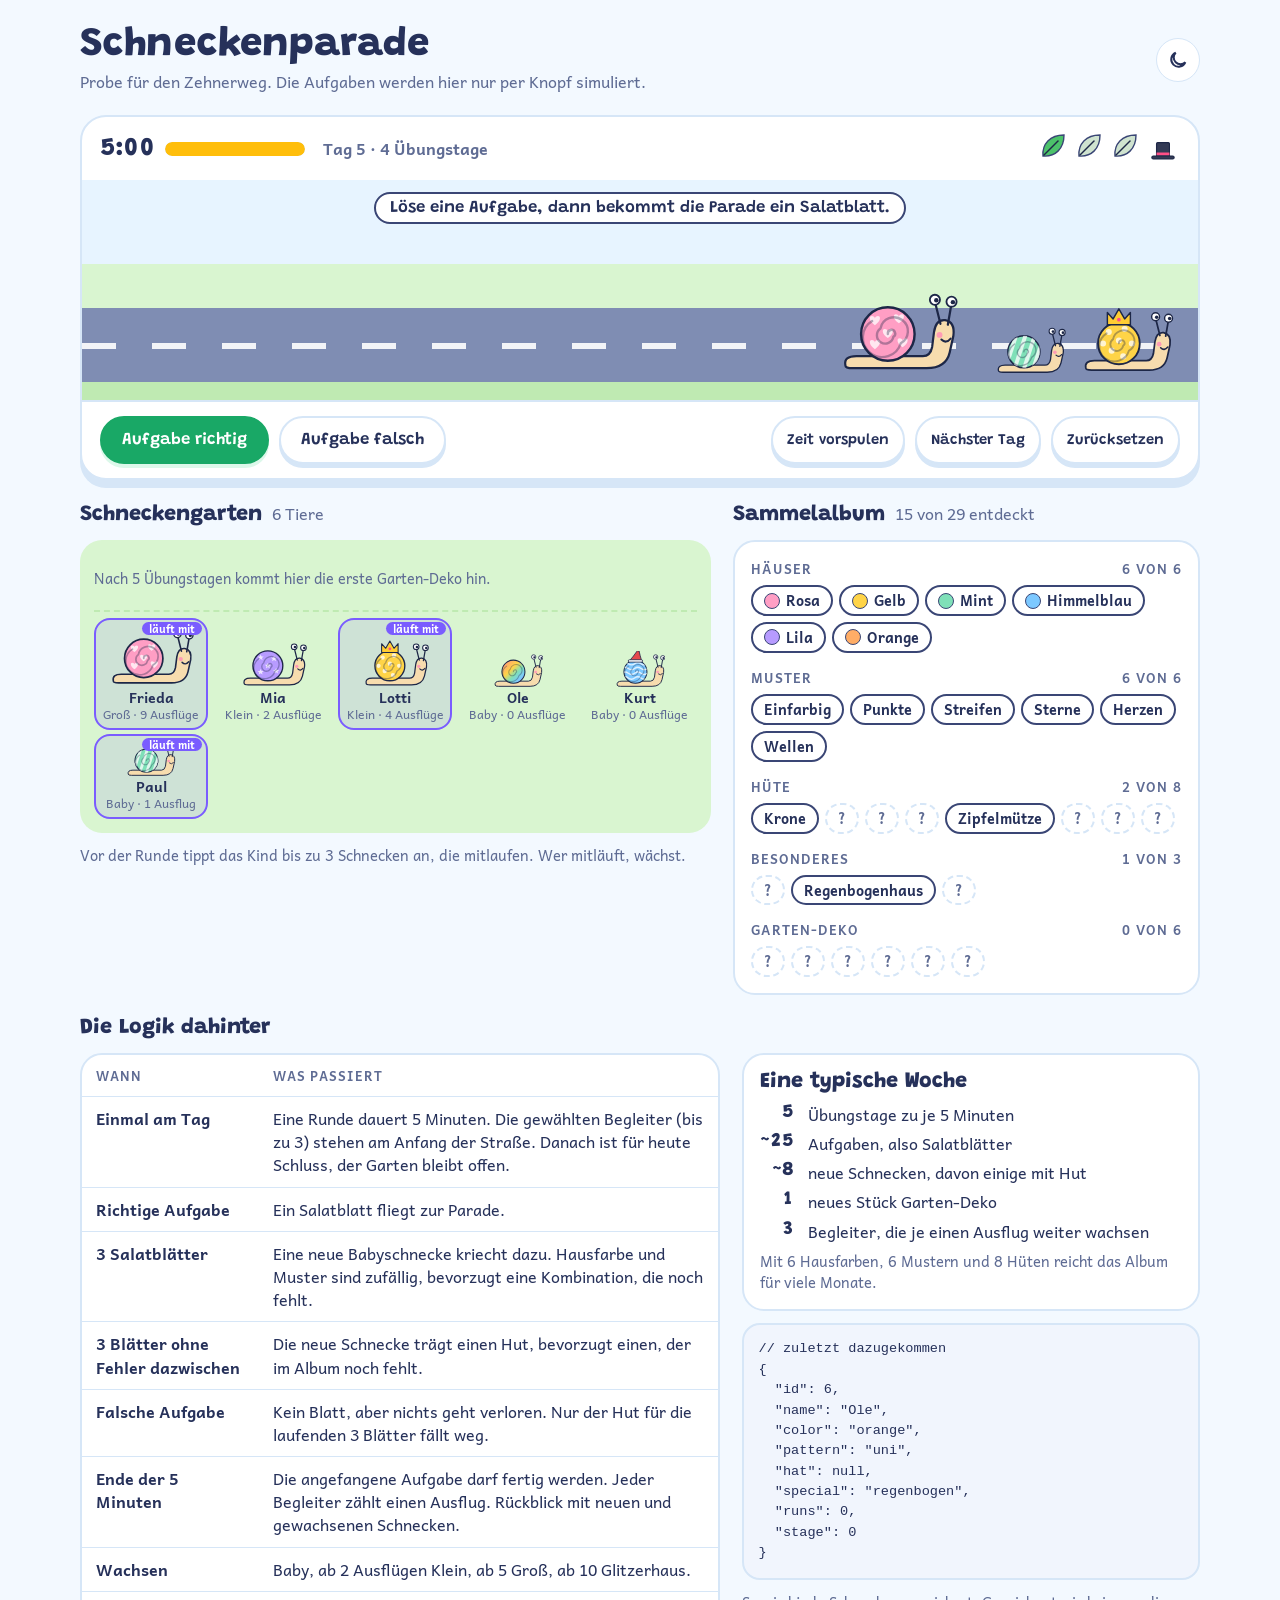
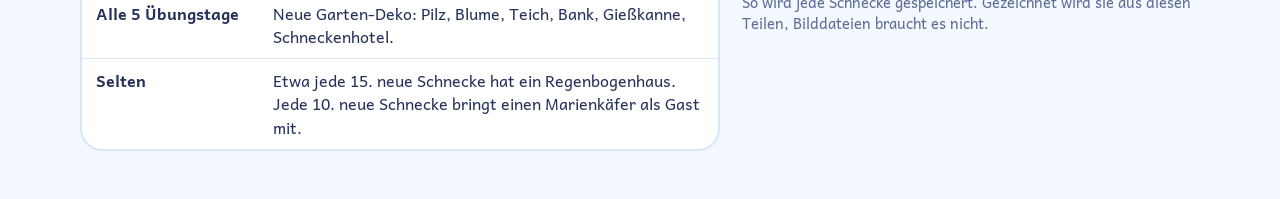
<file: prototypen/schneckenparade.html>
<!doctype html>
<html lang="de">
<head>
<meta charset="utf-8">
<meta name="viewport" content="width=device-width, initial-scale=1, viewport-fit=cover">
<title>Schneckenparade</title>
<meta name="claude:viewport-fit-sides" content="cover">
<link rel="preconnect" href="https://fonts.googleapis.com">
<link rel="preconnect" href="https://fonts.gstatic.com" crossorigin>
<link rel="stylesheet" href="https://fonts.googleapis.com/css2?family=Andika:wght@400;700&family=Grandstander:wght@600;800&display=swap">
<style>
/* Layout: Probe-Seite. Oben die Straße mit der Parade und den Simulations-Knöpfen, darunter Garten + Sammelalbum, unten die Regeln und das Datenformat. Farben wie im Zehnerweg. */
:root {
  --paper: #f3f9ff; --sheet: #ffffff; --fg: #26315a; --muted: #5f6c94; --rule: #d6e6f7;
  --ink: #4b3ae0; --road: #7f8db3; --dash: #ffffff; --line: #3a4675;
  --grass: #d9f5d0; --grass-2: #bfeab2; --sky: #e7f4ff; --leaf: #4cc26a; --leaf-off: #cfe3cf;
  --good: #19a866; --good-bg: #dcf8ea; --bad: #e5484d;
  --star: #ffbe0b; --btn: #7a5cff; --btn-fg: #ffffff; --btn-edge: #5a3fe0;
  --body-snail: #f7dcae; --cheek: #ff9bb5; --code-bg: #f1f5fd;
  --display: "Grandstander", "Comic Sans MS", "Chalkboard SE", system-ui, sans-serif;
  --body: "Andika", "Segoe UI", system-ui, sans-serif;
  --mono: ui-monospace, "SF Mono", Menlo, Consolas, monospace;
}
@media (prefers-color-scheme: dark) {
  :root:not([data-theme="light"]) {
    --paper: #121833; --sheet: #1c2348; --fg: #f1f3ff; --muted: #aab3dc; --rule: #343e6e;
    --ink: #8fd3ff; --road: #46527f; --dash: #ffd23f; --line: #1d2747;
    --grass: #1f3b33; --grass-2: #26493d; --sky: #1a2550; --leaf: #5fd67e; --leaf-off: #2d4a3c;
    --good: #45d98d; --good-bg: #173a2b; --bad: #ff7b7f;
    --star: #ffd23f; --btn: #9a83ff; --btn-fg: #14193a; --btn-edge: #6a52d6;
    --body-snail: #f0d3a0; --cheek: #ff8fab; --code-bg: #161c3c; color-scheme: dark;
  }
}
:root[data-theme="dark"] {
  --paper: #121833; --sheet: #1c2348; --fg: #f1f3ff; --muted: #aab3dc; --rule: #343e6e;
  --ink: #8fd3ff; --road: #46527f; --dash: #ffd23f; --line: #1d2747;
  --grass: #1f3b33; --grass-2: #26493d; --sky: #1a2550; --leaf: #5fd67e; --leaf-off: #2d4a3c;
  --good: #45d98d; --good-bg: #173a2b; --bad: #ff7b7f;
  --star: #ffd23f; --btn: #9a83ff; --btn-fg: #14193a; --btn-edge: #6a52d6;
  --body-snail: #f0d3a0; --cheek: #ff8fab; --code-bg: #161c3c; color-scheme: dark;
}
[hidden] { display: none !important; }
body { background: var(--paper); color: var(--fg); font-family: var(--body); font-size: 16px; line-height: 1.45; }
.page {
  max-width: 1120px; margin: 0 auto; display: flex; flex-direction: column; gap: 22px;
  padding-block: 18px 40px;
  padding-left: max(16px, env(safe-area-inset-left, 0px));
  padding-right: max(16px, env(safe-area-inset-right, 0px));
}
header { display: flex; align-items: center; gap: 12px 18px; flex-wrap: wrap; }
header .t { margin-right: auto; min-width: 0; }
h1 { font: 800 clamp(1.8rem, 4vw, 2.5rem)/1 var(--display); margin: 0; }
.sub { color: var(--muted); margin-top: 4px; }
h2 { font: 800 1.35rem/1.1 var(--display); margin: 0; text-wrap: balance; }
.round-btn { width: 44px; height: 44px; border-radius: 50%; border: 1.5px solid var(--rule); background: var(--sheet); color: var(--fg); cursor: pointer; display: grid; place-items: center; }
.round-btn svg { width: 22px; height: 22px; fill: none; stroke: currentColor; stroke-width: 2.2; stroke-linecap: round; }
.round-btn .sun { stroke: var(--star); }

/* Parade */
.parade { background: var(--sheet); border: 2px solid var(--rule); border-radius: 26px; box-shadow: 0 8px 0 var(--rule); overflow: hidden; }
.bar { display: flex; align-items: center; gap: 10px 18px; flex-wrap: wrap; padding: 14px 18px; }
.timer { display: flex; align-items: center; gap: 10px; font: 800 1.6rem var(--display); font-variant-numeric: tabular-nums; }
.sand { width: 140px; max-width: 30vw; height: 14px; border-radius: 999px; background: var(--rule); overflow: hidden; }
.sand i { display: block; height: 100%; width: 100%; background: var(--star); border-radius: 999px; transition: width 1s linear; }
.day { color: var(--muted); font-weight: 700; }
.leaves { display: flex; align-items: center; gap: 6px; margin-left: auto; color: var(--muted); font-weight: 700; }
.leaves svg { width: 30px; height: 30px; }
.leaves .lf { fill: var(--leaf-off); stroke: var(--line); stroke-width: 1.4; transition: fill .3s; }
.leaves .on .lf { fill: var(--leaf); }
.leaves .on { animation: pop .5s ease; }
.leaves .hatmark { width: 34px; height: 30px; transition: opacity .3s; }
.leaves .hatmark.off { opacity: .25; filter: grayscale(1); }
.track {
  position: relative; height: 220px;
  background: linear-gradient(to bottom, var(--sky) 0 38%, var(--grass) 38% 58%, var(--road) 58% 92%, var(--grass-2) 92%);
}
.track::after { content: ""; position: absolute; left: 0; right: 0; top: 74%; height: 6px;
  background: repeating-linear-gradient(90deg, var(--dash) 0 34px, transparent 34px 70px); opacity: .9; }
.walker { position: absolute; bottom: 10%; width: var(--w, 112px); transition: left 2.4s cubic-bezier(.3,.7,.3,1), width .8s; z-index: 1; }
.walker svg { display: block; width: 100%; height: auto; overflow: visible; }
.walker.moving svg { animation: crawl .6s ease-in-out infinite; transform-origin: 50% 100%; }
@keyframes crawl { 50% { transform: scaleX(1.07) scaleY(.95); } }
.flyleaf { position: absolute; z-index: 5; width: 34px; height: 34px; pointer-events: none; transition: left .9s ease-in, top .9s ease-in, opacity .9s ease-in; }
.flyleaf .lf { fill: var(--leaf); stroke: var(--line); stroke-width: 1.4; }
.bubble {
  position: absolute; top: 12px; left: 50%; translate: -50% 0; z-index: 3; max-width: calc(100% - 32px); width: max-content;
  background: var(--sheet); border: 2px solid var(--line); border-radius: 18px; padding: 6px 14px;
  font: 600 1.05rem var(--display); text-align: center; text-wrap: balance;
}
.bubble.pop { animation: pop .5s ease; }
@keyframes pop { 0% { scale: .7; opacity: 0; } 60% { scale: 1.06; } 100% { scale: 1; opacity: 1; } }
.track.sum { height: auto; min-height: 220px; padding: 10px; }
.track.sum::after, .track.sum .walker, .track.sum .bubble { display: none; }
.summary {
  position: relative; z-index: 6; background: var(--sheet); border: 2px solid var(--line); border-radius: 20px;
  display: flex; flex-direction: column; align-items: center; justify-content: center; gap: 6px; text-align: center; padding: 10px 14px; overflow: auto;
}
.summary .row { display: flex; gap: 6px; flex-wrap: wrap; justify-content: center; align-items: flex-end; }
.summary .row svg { width: 58px; height: auto; }
.summary p { margin: 0; }
.controls { display: flex; gap: 10px; flex-wrap: wrap; padding: 14px 18px; border-top: 2px solid var(--rule); }
.btn {
  font: 600 1.05rem var(--display); border-radius: 999px; padding: 10px 20px; min-height: 48px; cursor: pointer;
  border: 2px solid var(--rule); background: var(--sheet); color: var(--fg); box-shadow: 0 4px 0 var(--rule);
}
.btn:active { translate: 0 3px; box-shadow: 0 1px 0 var(--rule); }
.btn.ok { background: var(--good); border-color: var(--good); color: var(--btn-fg); box-shadow: 0 4px 0 var(--good-bg); }
.btn.primary { background: var(--btn); border-color: var(--btn); color: var(--btn-fg); box-shadow: 0 4px 0 var(--btn-edge); }
.btn.small { font-size: .92rem; min-height: 40px; padding: 6px 14px; }
.controls .sep { flex: 1 1 0; }
.btn:focus-visible, .round-btn:focus-visible, .g-snail:focus-visible { outline: 3px solid var(--ink); outline-offset: 2px; }

/* Garten + Album */
.two { display: grid; grid-template-columns: minmax(0, 1.35fr) minmax(0, 1fr); gap: 22px; align-items: start; }
@media (max-width: 820px) { .two { grid-template-columns: minmax(0, 1fr); } }
.panel { display: flex; flex-direction: column; gap: 12px; min-width: 0; }
.panel .head { display: flex; align-items: baseline; gap: 10px; flex-wrap: wrap; }
.panel .head span { color: var(--muted); }
.gardenbox { background: var(--grass); border-radius: 22px; padding: 12px 14px 14px; display: flex; flex-direction: column; gap: 6px; }
.deco { display: flex; flex-wrap: wrap; gap: 4px 10px; min-height: 52px; align-items: flex-end; border-bottom: 2px dashed var(--grass-2); padding-bottom: 6px; }
.deco svg { width: 52px; height: 52px; }
.deco .empty { color: var(--muted); font-size: .9rem; align-self: center; }
.garden { display: grid; grid-template-columns: repeat(auto-fill, minmax(96px, 1fr)); gap: 4px 8px; align-items: end; }
.g-snail { background: none; border: 2px solid transparent; padding: 4px 2px 6px; border-radius: 16px; cursor: pointer; color: var(--fg); font: 700 .88rem/1.2 var(--body); display: flex; flex-direction: column; align-items: center; justify-content: flex-end; position: relative; height: 100%; }
.g-snail svg { width: calc(86px * var(--k, 1)); height: auto; }
.g-snail small { font-weight: 400; color: var(--muted); font-size: .76rem; }
.g-snail.walks { border-color: var(--btn); background: color-mix(in srgb, var(--btn) 12%, transparent); }
.g-snail .tag { position: absolute; top: 2px; right: 4px; background: var(--btn); color: var(--btn-fg); font-size: .68rem; border-radius: 999px; padding: 0 7px; }
.g-snail .tag.new { background: var(--good); }
.hint { color: var(--muted); font-size: .92rem; }
.album { display: flex; flex-direction: column; gap: 14px; background: var(--sheet); border: 2px solid var(--rule); border-radius: 22px; padding: 16px; }
.album h3 { font: 700 .82rem var(--body); letter-spacing: .08em; text-transform: uppercase; color: var(--muted); margin: 0 0 6px; display: flex; justify-content: space-between; }
.chips { display: flex; flex-wrap: wrap; gap: 6px; }
.chip { display: inline-flex; align-items: center; gap: 6px; font-weight: 700; font-size: .9rem; border-radius: 999px; padding: 3px 11px; border: 2px solid var(--line); }
.chip.miss { border-style: dashed; border-color: var(--rule); color: var(--muted); }
.chip .sw { width: 14px; height: 14px; border-radius: 50%; border: 1.5px solid var(--line); }

/* Regeln */
.rules { display: grid; grid-template-columns: minmax(0, 1.4fr) minmax(0, 1fr); gap: 22px; align-items: start; }
@media (max-width: 820px) { .rules { grid-template-columns: minmax(0, 1fr); } }
.tablewrap { overflow-x: auto; background: var(--sheet); border: 2px solid var(--rule); border-radius: 22px; }
table { border-collapse: collapse; width: 100%; min-width: 480px; }
th, td { text-align: left; vertical-align: top; padding: 10px 14px; border-bottom: 1.5px solid var(--rule); }
th { font: 700 .8rem var(--body); letter-spacing: .08em; text-transform: uppercase; color: var(--muted); }
tr:last-child td { border-bottom: 0; }
td:first-child { font-weight: 700; }
.week { display: flex; flex-direction: column; gap: 8px; background: var(--sheet); border: 2px solid var(--rule); border-radius: 22px; padding: 16px; }
.week dl { display: grid; grid-template-columns: auto 1fr; gap: 6px 14px; margin: 0; }
.week dt { font: 800 1.2rem var(--display); font-variant-numeric: tabular-nums; text-align: right; }
.week dd { margin: 0; align-self: center; }
pre { margin: 0; background: var(--code-bg); border: 2px solid var(--rule); border-radius: 18px; padding: 14px; overflow-x: auto; font: .85rem/1.5 var(--mono); color: var(--fg); }
.note { color: var(--muted); font-size: .92rem; max-width: 65ch; margin: 0; }
@media (prefers-reduced-motion: reduce) { *, *::before { animation: none !important; transition: none !important; } }
</style>
</head>
<body>


<div class="page">
  <header>
    <div class="t">
      <h1>Schneckenparade</h1>
      <div class="sub">Probe für den Zehnerweg. Die Aufgaben werden hier nur per Knopf simuliert.</div>
    </div>
    <button class="round-btn" id="b-theme" aria-label="Nachtmodus einschalten"></button>
  </header>

  <section class="parade" aria-label="Parade">
    <div class="bar">
      <div class="timer"><span id="clock">5:00</span><div class="sand" aria-hidden="true"><i id="sand"></i></div></div>
      <span class="day" id="daylabel"></span>
      <div class="leaves" id="leaves" aria-label="Salatblätter bis zur nächsten Schnecke"></div>
    </div>
    <div class="track" id="track">
      <div class="bubble" id="bubble"></div>
      <div class="summary" id="summary" hidden></div>
    </div>
    <div class="controls">
      <button class="btn ok" id="b-ok">Aufgabe richtig</button>
      <button class="btn" id="b-no">Aufgabe falsch</button>
      <span class="sep"></span>
      <button class="btn small" id="b-fast">Zeit vorspulen</button>
      <button class="btn small" id="b-day">Nächster Tag</button>
      <button class="btn small" id="b-reset">Zurücksetzen</button>
    </div>
  </section>

  <div class="two">
    <section class="panel">
      <div class="head"><h2>Schneckengarten</h2><span id="gcount"></span></div>
      <div class="gardenbox">
        <div class="deco" id="deco"></div>
        <div class="garden" id="garden"></div>
      </div>
      <div class="hint">Vor der Runde tippt das Kind bis zu 3 Schnecken an, die mitlaufen. Wer mitläuft, wächst.</div>
    </section>
    <section class="panel">
      <div class="head"><h2>Sammelalbum</h2><span id="acount"></span></div>
      <div class="album" id="album"></div>
    </section>
  </div>

  <section class="panel">
    <h2>Die Logik dahinter</h2>
    <div class="rules">
      <div class="tablewrap">
        <table>
          <thead><tr><th>Wann</th><th>Was passiert</th></tr></thead>
          <tbody>
            <tr><td>Einmal am Tag</td><td>Eine Runde dauert 5 Minuten. Die gewählten Begleiter (bis zu 3) stehen am Anfang der Straße. Danach ist für heute Schluss, der Garten bleibt offen.</td></tr>
            <tr><td>Richtige Aufgabe</td><td>Ein Salatblatt fliegt zur Parade.</td></tr>
            <tr><td>3 Salatblätter</td><td>Eine neue Babyschnecke kriecht dazu. Hausfarbe und Muster sind zufällig, bevorzugt eine Kombination, die noch fehlt.</td></tr>
            <tr><td>3 Blätter ohne Fehler dazwischen</td><td>Die neue Schnecke trägt einen Hut, bevorzugt einen, der im Album noch fehlt.</td></tr>
            <tr><td>Falsche Aufgabe</td><td>Kein Blatt, aber nichts geht verloren. Nur der Hut für die laufenden 3 Blätter fällt weg.</td></tr>
            <tr><td>Ende der 5 Minuten</td><td>Die angefangene Aufgabe darf fertig werden. Jeder Begleiter zählt einen Ausflug. Rückblick mit neuen und gewachsenen Schnecken.</td></tr>
            <tr><td>Wachsen</td><td>Baby, ab 2 Ausflügen Klein, ab 5 Groß, ab 10 Glitzerhaus.</td></tr>
            <tr><td>Alle 5 Übungstage</td><td>Neue Garten-Deko: Pilz, Blume, Teich, Bank, Gießkanne, Schneckenhotel.</td></tr>
            <tr><td>Selten</td><td>Etwa jede 15. neue Schnecke hat ein Regenbogenhaus. Jede 10. neue Schnecke bringt einen Marienkäfer als Gast mit.</td></tr>
          </tbody>
        </table>
      </div>
      <div class="panel">
        <div class="week">
          <h2>Eine typische Woche</h2>
          <dl>
            <dt>5</dt><dd>Übungstage zu je 5 Minuten</dd>
            <dt>~25</dt><dd>Aufgaben, also Salatblätter</dd>
            <dt>~8</dt><dd>neue Schnecken, davon einige mit Hut</dd>
            <dt>1</dt><dd>neues Stück Garten-Deko</dd>
            <dt>3</dt><dd>Begleiter, die je einen Ausflug weiter wachsen</dd>
          </dl>
          <p class="note">Mit 6 Hausfarben, 6 Mustern und 8 Hüten reicht das Album für viele Monate.</p>
        </div>
        <pre id="json"></pre>
        <p class="note">So wird jede Schnecke gespeichert. Gezeichnet wird sie aus diesen Teilen, Bilddateien braucht es nicht.</p>
      </div>
    </div>
  </section>
</div>

<script>
/* ---------- Bausteine ---------- */
const COLORS = {
  rosa: { name: 'Rosa', adj: 'rosa', fill: '#ff9ec4' }, gelb: { name: 'Gelb', adj: 'gelbem', fill: '#ffd447' }, mint: { name: 'Mint', adj: 'mintgrünem', fill: '#7fe0b8' },
  blau: { name: 'Himmelblau', adj: 'himmelblauem', fill: '#7cc8ff' }, lila: { name: 'Lila', adj: 'lila', fill: '#b79bff' }, orange: { name: 'Orange', adj: 'orangem', fill: '#ffad66' },
};
const PATTERNS = { uni: 'Einfarbig', punkte: 'Punkte', streifen: 'Streifen', sterne: 'Sterne', herzen: 'Herzen', wellen: 'Wellen' };
const HATS = { krone: 'Krone', zylinder: 'Zylinder', blumen: 'Blumenkranz', pirat: 'Piratenhut', zipfel: 'Zipfelmütze', party: 'Partyhut', schleife: 'Schleife', koch: 'Kochmütze' };
const HAT_ART = { krone: 'einer', zylinder: 'einem', blumen: 'einem', pirat: 'einem', zipfel: 'einer', party: 'einem', schleife: 'einer', koch: 'einer' };
const SPECIALS = { glitzer: 'Glitzerhaus', regenbogen: 'Regenbogenhaus', kaefer: 'Marienkäfer' };
const DECO = { pilz: 'Pilz', blume: 'Blume', teich: 'Teich', bank: 'Bank', kanne: 'Gießkanne', hotel: 'Schneckenhotel' };
const STAGES = ['Baby', 'Klein', 'Groß', 'Glitzer'];
const GROW = [0, 2, 5, 10];          // Ausflüge ab denen die Stufe gilt
const SCALE = [0.6, 0.78, 1, 1];     // Größe je Stufe
const NAMES = ['Lotti','Paul','Frieda','Kurt','Mia','Ole','Wilma','Theo','Ida','Fritz','Greta','Emil','Lina','Bruno','Pia','Jonte','Rosi','Anton','Mila','Hugo','Nele','Otto','Flora','Max','Tilda','Leo','Edda','Moritz','Ronja','Karl'];
const ROUND = 5 * 60 * 1000;

let uid = 0;
const L = '#1d2747';
const STAR = 'M0 -6 L1.8 -1.9 L6 -1.9 L2.6 0.8 L3.8 5 L0 2.5 L-3.8 5 L-2.6 0.8 L-6 -1.9 L-1.8 -1.9Z';
const HEART = 'M0 4 C-6 0 -6 -5 -3 -5 C-1.5 -5 0 -4 0 -2.5 C0 -4 1.5 -5 3 -5 C6 -5 6 0 0 4Z';
const LEAF = '<svg viewBox="0 0 30 30" aria-hidden="true"><path class="lf" d="M5 25 C4 13 12 4 26 4 C26 18 17 26 5 25Z"/><path d="M6 24 L20 10" stroke="#1d2747" stroke-width="1.4" stroke-linecap="round" fill="none"/></svg>';
function patternSVG(p){
  const W = 'fill="#fff" fill-opacity=".75"';
  if (p === 'punkte') return [[40,36],[62,32],[72,52],[44,62],[60,70],[32,52],[54,48]].map(([x,y]) => `<circle cx="${x}" cy="${y}" r="4.2" ${W}/>`).join('');
  if (p === 'streifen') return [28,44,60,76].map(x => `<rect x="${x}" y="20" width="7" height="70" ${W} transform="rotate(18 54 52)"/>`).join('');
  if (p === 'sterne') return [[40,36],[66,38],[70,62],[40,64],[54,52]].map(([x,y]) => `<path d="${STAR}" transform="translate(${x} ${y})" ${W}/>`).join('');
  if (p === 'herzen') return [[40,38],[66,36],[70,62],[40,64],[54,52]].map(([x,y]) => `<path d="${HEART}" transform="translate(${x} ${y}) scale(1.1)" ${W}/>`).join('');
  if (p === 'wellen') return [32,44,56,68].map(y => `<path d="M20 ${y} q8 -6 16 0 t16 0 t16 0 t16 0 t16 0" fill="none" stroke="#fff" stroke-opacity=".75" stroke-width="3.5"/>`).join('');
  return '';
}
function hatSVG(h){
  const S = `stroke="${L}" stroke-width="2" stroke-linejoin="round"`;
  const g = s => `<g transform="translate(54 25)">${s}</g>`;
  switch (h){
    case 'krone': return g(`<path d="M-16 1 L-16 -16 L-8 -7 L0 -21 L8 -7 L16 -16 L16 1Z" fill="#ffcc33" ${S}/><circle cx="0" cy="-6" r="2.6" fill="#ff4f87"/>`);
    case 'zylinder': return g(`<rect x="-11" y="-26" width="22" height="24" rx="2" fill="#333a55" ${S}/><rect x="-11" y="-9" width="22" height="5" fill="#ff4f87"/><rect x="-19" y="-3" width="38" height="5" rx="2.5" fill="#333a55" ${S}/>`);
    case 'blumen': return g([[-19,-1,'#ff6f9b'],[-10,-7,'#ffd447'],[0,-9,'#7cc8ff'],[10,-7,'#b79bff'],[19,-1,'#ff9ec4']].map(([x,y,c]) => `<circle cx="${x}" cy="${y}" r="5.5" fill="${c}" ${S}/><circle cx="${x}" cy="${y}" r="1.8" fill="#fff"/>`).join(''));
    case 'pirat': return g(`<path d="M-24 0 Q-12 -24 0 -20 Q12 -24 24 0 Q0 -8 -24 0Z" fill="#2a2f45" ${S}/><circle cx="0" cy="-11" r="3.4" fill="#fff"/>`);
    case 'zipfel': return g(`<path d="M-16 1 Q-6 -10 8 -30 Q12 -12 16 1Z" fill="#e5484d" ${S}/><rect x="-18" y="-3" width="36" height="6" rx="3" fill="#fff" ${S}/><circle cx="8" cy="-30" r="5" fill="#fff" ${S}/>`);
    case 'party': return g(`<path d="M-12 1 L0 -30 L12 1Z" fill="#7cc8ff" ${S}/><circle cx="-3" cy="-9" r="2.2" fill="#ffd447"/><circle cx="4" cy="-16" r="2.2" fill="#ff6f9b"/><circle cx="0" cy="-3" r="2.2" fill="#fff"/><circle cx="0" cy="-31" r="4" fill="#ffd447" ${S}/>`);
    case 'schleife': return g(`<path d="M0 -8 L-18 -18 L-18 2 Z M0 -8 L18 -18 L18 2Z" fill="#ff6f9b" ${S}/><circle cx="0" cy="-8" r="5" fill="#ff9ec4" ${S}/>`);
    case 'koch': return g(`<rect x="-11" y="-12" width="22" height="13" fill="#fff" ${S}/><circle cx="-9" cy="-16" r="8" fill="#fff" ${S}/><circle cx="9" cy="-16" r="8" fill="#fff" ${S}/><circle cx="0" cy="-21" r="9" fill="#fff" ${S}/><rect x="-10" y="-11" width="20" height="10" fill="#fff"/>`);
  }
  return '';
}
function snailSVG(s){
  if (s.special === 'kaefer') return bugSVG();
  const id = 's' + (uid++);
  const col = COLORS[s.color].fill;
  const glitter = s.special === 'glitzer' || s.stage >= 3;
  let defs = `<clipPath id="c${id}"><circle cx="54" cy="52" r="29"/></clipPath>`, fill = col, extra = '';
  if (s.special === 'regenbogen'){
    defs += `<linearGradient id="g${id}" x1="0" y1="0" x2="1" y2="1">${['#ff6f9b','#ffad66','#ffd447','#7fe0b8','#7cc8ff','#b79bff'].map((c,i) => `<stop offset="${i/5}" stop-color="${c}"/>`).join('')}</linearGradient>`;
    fill = `url(#g${id})`;
  } else if (glitter){
    defs += `<radialGradient id="g${id}" cx=".35" cy=".3" r=".8"><stop offset="0" stop-color="#fff"/><stop offset=".45" stop-color="${col}"/><stop offset="1" stop-color="${col}"/></radialGradient>`;
    fill = `url(#g${id})`;
  }
  if (glitter) extra = [[30,26,.8],[84,34,1],[80,74,.7],[24,70,.9]].map(([x,y,k]) => `<path d="${STAR}" transform="translate(${x} ${y}) scale(${k})" fill="#ffd447" stroke="${L}" stroke-width=".8"/>`).join('');
  return `<svg viewBox="0 0 130 100" aria-hidden="true"><defs>${defs}</defs>
  <path d="M8 86 Q6 76 20 76 L92 76 Q100 76 102 66 L104 50 Q106 36 116 37 Q127 39 125 54 L121 72 Q117 89 96 89 L16 89 Q8 89 8 86Z" fill="var(--body-snail)" stroke="${L}" stroke-width="2.4"/>
  <path d="M111 41 L105 17 M119 42 L123 19" stroke="${L}" stroke-width="2.4" stroke-linecap="round"/>
  <circle cx="105" cy="15" r="5.5" fill="#fff" stroke="${L}" stroke-width="2"/><circle cx="123" cy="17" r="5.5" fill="#fff" stroke="${L}" stroke-width="2"/>
  <circle cx="106.5" cy="15.5" r="2.4" fill="${L}"/><circle cx="124.5" cy="17.5" r="2.4" fill="${L}"/>
  <path d="M112 58 Q117 63 122 57" fill="none" stroke="${L}" stroke-width="2.2" stroke-linecap="round"/>
  <circle cx="110" cy="53" r="3.2" fill="var(--cheek)"/>
  <circle cx="54" cy="52" r="29" fill="${fill}" stroke="${L}" stroke-width="2.6"/>
  <g clip-path="url(#c${id})">${patternSVG(s.pattern)}</g>
  <path d="M54 52 a4 4 0 1 1 6 3 a9 9 0 1 1 -14 -9 a15 15 0 1 1 22 16 a21 21 0 1 1 -31 -24" fill="none" stroke="${L}" stroke-opacity=".35" stroke-width="2.6" stroke-linecap="round"/>
  ${extra}${s.hat ? hatSVG(s.hat) : ''}</svg>`;
}
function bugSVG(){
  return `<svg viewBox="0 0 130 100" aria-hidden="true">
  <path d="M100 48 L110 28 M108 52 L122 36" stroke="${L}" stroke-width="2.4" stroke-linecap="round"/><circle cx="110" cy="27" r="3.5" fill="${L}"/><circle cx="122" cy="35" r="3.5" fill="${L}"/>
  <circle cx="98" cy="62" r="15" fill="${L}"/><circle cx="102" cy="58" r="3.5" fill="#fff"/><circle cx="103" cy="58" r="1.6" fill="${L}"/>
  <ellipse cx="60" cy="62" rx="36" ry="27" fill="#e5484d" stroke="${L}" stroke-width="2.6"/>
  <path d="M60 35 L60 89" stroke="${L}" stroke-width="2.4"/>
  ${[[44,52,6],[46,73,5],[76,52,6],[74,73,5],[34,63,4],[86,63,4]].map(([x,y,r]) => `<circle cx="${x}" cy="${y}" r="${r}" fill="${L}"/>`).join('')}
  <path d="M40 88 l-4 6 M60 89 l0 7 M80 88 l4 6" stroke="${L}" stroke-width="2.4" stroke-linecap="round"/></svg>`;
}
function decoSVG(d){
  const S = `stroke="${L}" stroke-width="2" stroke-linejoin="round"`;
  const v = b => `<svg viewBox="0 0 60 60" aria-label="${DECO[d]}" role="img">${b}</svg>`;
  switch (d){
    case 'pilz': return v(`<rect x="24" y="30" width="12" height="24" rx="5" fill="#fff4dc" ${S}/><path d="M6 32 Q8 8 30 8 Q52 8 54 32Z" fill="#e5484d" ${S}/><circle cx="20" cy="20" r="4" fill="#fff"/><circle cx="36" cy="16" r="3" fill="#fff"/><circle cx="42" cy="26" r="3.5" fill="#fff"/>`);
    case 'blume': return v(`<path d="M30 56 L30 28" stroke="#3aa65a" stroke-width="4"/><path d="M30 46 Q18 40 16 48 Q24 52 30 46Z" fill="#4cc26a" ${S}/>${[0,72,144,216,288].map(a => `<circle cx="${30 + 10 * Math.cos(a * Math.PI / 180)}" cy="${20 + 10 * Math.sin(a * Math.PI / 180)}" r="7" fill="#ff9ec4" ${S}/>`).join('')}<circle cx="30" cy="20" r="6" fill="#ffd447" ${S}/>`);
    case 'teich': return v(`<ellipse cx="30" cy="44" rx="27" ry="12" fill="#7cc8ff" ${S}/><path d="M18 42 a7 4 0 1 0 12 0 l-6 -1Z" fill="#4cc26a" ${S}/><circle cx="40" cy="44" r="3" fill="#ff9ec4"/>`);
    case 'bank': return v(`<rect x="6" y="26" width="48" height="8" rx="2" fill="#c98a4b" ${S}/><rect x="6" y="38" width="48" height="6" rx="2" fill="#c98a4b" ${S}/><path d="M12 44 L12 56 M48 44 L48 56" stroke="${L}" stroke-width="4"/>`);
    case 'kanne': return v(`<path d="M14 26 L40 26 L42 54 L12 54Z" fill="#7cc8ff" ${S}/><path d="M40 32 L56 18" stroke="${L}" stroke-width="5" stroke-linecap="round"/><path d="M40 32 L56 18" stroke="#7cc8ff" stroke-width="2.5" stroke-linecap="round"/><path d="M18 26 Q27 12 36 26" fill="none" ${S}/>`);
    case 'hotel': return v(`<path d="M8 28 L30 8 L52 28Z" fill="#e5484d" ${S}/><rect x="12" y="28" width="36" height="28" fill="#f2c189" ${S}/><circle cx="22" cy="38" r="4" fill="${L}"/><circle cx="38" cy="38" r="4" fill="${L}"/><circle cx="30" cy="50" r="4" fill="${L}"/>`);
  }
  return '';
}
function describe(s){
  if (s.special === 'kaefer') return `${s.name}, der Marienkäfer`;
  let t = `${s.name} mit ${COLORS[s.color].adj} Haus`;
  if (s.pattern !== 'uni') t += ` voller ${PATTERNS[s.pattern]}`;
  if (s.special === 'regenbogen') t = `${s.name} mit Regenbogenhaus`;
  if (s.hat) t += ` und ${HAT_ART[s.hat]} ${HATS[s.hat]}`;
  return t;
}
const stageOf = runs => GROW.filter(g => runs >= g).length - 1;

/* ---------- Zustand ---------- */
const KEY = 'schneckenparade-probe-v2';
const rnd = a => a[Math.floor(Math.random() * a.length)];
function seed(){
  const ex = [
    { color: 'gelb', pattern: 'punkte', hat: 'krone', runs: 4 }, { color: 'mint', pattern: 'streifen', runs: 1 }, { color: 'rosa', pattern: 'herzen', runs: 9 },
    { color: 'blau', pattern: 'wellen', hat: 'zipfel', runs: 0 }, { color: 'lila', pattern: 'sterne', runs: 2 }, { color: 'orange', pattern: 'uni', special: 'regenbogen', runs: 0 },
  ];
  const garden = ex.map((e, i) => ({ id: i + 1, name: NAMES[i], color: e.color, pattern: e.pattern, hat: e.hat || null, special: e.special || null, runs: e.runs, stage: stageOf(e.runs), example: true }));
  // Beispiel: Tag 5 steht an, damit der erste Rückblick gleich Wachstum und Deko zeigt
  return { garden, walkers: [1, 2, 3], leaves: 1, cleanLeaves: true, day: 5, lastRoundDay: 0, practiceDays: 4, deco: [], newCount: 0, nextId: 7 };
}
let S;
try { S = JSON.parse(localStorage.getItem(KEY)) || seed(); } catch (e) { S = seed(); }
const save = () => { try { localStorage.setItem(KEY, JSON.stringify(S)); } catch (e) {} };
const byId = id => S.garden.find(s => s.id === id);

function makeSnail(withHat){
  const have = new Set(S.garden.filter(s => !s.special).map(s => s.color + '|' + s.pattern));
  const combos = [];
  for (const c in COLORS) for (const p in PATTERNS) if (!have.has(c + '|' + p)) combos.push([c, p]);
  const [color, pattern] = combos.length ? rnd(combos) : [rnd(Object.keys(COLORS)), rnd(Object.keys(PATTERNS))];
  let hat = null;
  if (withHat){ const owned = new Set(S.garden.map(s => s.hat)); const missing = Object.keys(HATS).filter(k => !owned.has(k)); hat = rnd(missing.length ? missing : Object.keys(HATS)); }
  const special = Math.random() < 1 / 15 ? 'regenbogen' : null;
  const used = new Set(S.garden.map(s => s.name)); const free = NAMES.filter(n => !used.has(n));
  const name = free.length ? rnd(free) : rnd(NAMES) + ' ' + (S.garden.length + 1);
  return { id: S.nextId++, name, color, pattern, hat, special, runs: 0, stage: 0, born: S.day };
}

/* ---------- Runde und Parade ---------- */
const track = document.getElementById('track'), bubble = document.getElementById('bubble'), summary = document.getElementById('summary');
let R = { running: false, endAt: 0, parade: [], fresh: [], ended: false };
const els = new Map();

function walkerEl(s){
  const d = document.createElement('div'); d.className = 'walker';
  d.innerHTML = snailSVG(s); track.appendChild(d); return d;
}
function placeParade(animate){
  const n = R.parade.length;
  const base = Math.max(60, 120 - Math.max(0, n - 6) * 6);
  const tw = track.clientWidth, lead = tw - base - 24;
  let x = lead;
  R.parade.forEach((id, i) => {
    const s = byId(id); if (!s) return;
    const w = base * (s.special === 'kaefer' ? 0.7 : SCALE[s.stage || 0]);
    let el = els.get(id);
    if (!el){ el = walkerEl(s); els.set(id, el); el.style.left = (-w - 10) + 'px'; void el.offsetWidth; }
    el.style.setProperty('--w', w + 'px'); el.style.zIndex = String(n - i);
    if (animate){ el.classList.add('moving'); clearTimeout(el._t); el._t = setTimeout(() => el.classList.remove('moving'), 2400); }
    el.style.left = Math.max(4, x + (base - w)) + 'px';
    const step = n > 1 ? Math.min(base * 0.9, (lead - 8) / (n - 1)) : 0;
    x -= step;
  });
}
function say(t){ bubble.textContent = t; bubble.classList.remove('pop'); void bubble.offsetWidth; bubble.classList.add('pop'); }
function clearParade(){ for (const el of els.values()) el.remove(); els.clear(); }
function showWalkers(){ clearParade(); R.parade = S.walkers.filter(id => byId(id)); placeParade(false); }

function canPlayToday(){ return S.lastRoundDay !== S.day; }
function startRound(){
  summary.hidden = true; track.classList.remove('sum');
  R = { running: true, endAt: Date.now() + ROUND, parade: S.walkers.filter(id => byId(id)), fresh: [], ended: false, startWalkers: [...S.walkers] };
  clearParade(); placeParade(true); tick(); renderGarden();
}
function endRound(){
  R.running = false; R.ended = true;
  S.lastRoundDay = S.day; S.practiceDays++;
  const grown = [];
  for (const id of R.startWalkers){
    const s = byId(id); if (!s || s.special === 'kaefer') continue;
    s.runs++; const st = stageOf(s.runs);
    if (st > s.stage){ s.stage = st; grown.push(s); }
  }
  let newDeco = null;
  if (S.practiceDays % 5 === 0){ const missing = Object.keys(DECO).filter(k => !S.deco.includes(k)); if (missing.length){ newDeco = missing[0]; S.deco.push(newDeco); } }
  save();
  R.parade.forEach((id, i) => { const el = els.get(id); if (!el) return; el.classList.add('moving'); el.style.transitionDelay = (i * 0.12) + 's'; el.style.left = (track.clientWidth + 40) + 'px'; });
  setTimeout(() => {
    const n = R.fresh.length;
    let html = `<h2>Für heute geschafft!</h2>`;
    html += `<p>${n ? `${n} neue ${n === 1 ? 'Schnecke ist' : 'Tiere sind'} in den Garten gezogen.` : 'Heute ist niemand Neues dazugekommen, aber deine Begleiter waren dabei.'}</p>`;
    if (n) html += `<div class="row">${R.fresh.map(id => snailSVG(byId(id))).join('')}</div>`;
    if (grown.length) html += `<p>Gewachsen: ${grown.map(s => `${s.name} ist jetzt ${STAGES[s.stage] === 'Glitzer' ? 'eine Glitzerschnecke' : STAGES[s.stage]}`).join(', ')}.</p>`;
    if (newDeco) html += `<div class="row">${decoSVG(newDeco)}</div><p>Für 5 Übungstage gibt es neu im Garten: ${DECO[newDeco]}.</p>`;
    html += `<p class="note">Morgen geht die Parade weiter.</p>`;
    summary.innerHTML = html; summary.hidden = false; track.classList.add('sum');
    renderAll();
  }, 2600);
}
const clock = document.getElementById('clock'), sand = document.getElementById('sand');
function tick(){
  const left = R.running ? Math.max(0, R.endAt - Date.now()) : (canPlayToday() ? ROUND : 0);
  const sec = Math.ceil(left / 1000);
  clock.textContent = Math.floor(sec / 60) + ':' + String(sec % 60).padStart(2, '0');
  sand.style.width = (left / ROUND * 100) + '%';
  if (R.running && left <= 0) endRound();
}
setInterval(tick, 500);

function flyLeaf(){
  const f = document.createElement('div'); f.className = 'flyleaf'; f.innerHTML = LEAF;
  const tr = track.getBoundingClientRect(), slot = document.querySelectorAll('#leaves .slot')[Math.max(0, S.leaves - 1)];
  f.style.left = (track.clientWidth - 140) + 'px'; f.style.top = '140px'; track.appendChild(f);
  requestAnimationFrame(() => {
    if (slot){ const r = slot.getBoundingClientRect(); f.style.left = (r.left - tr.left) + 'px'; f.style.top = (r.top - tr.top) + 'px'; }
    f.style.opacity = '0';
  });
  setTimeout(() => f.remove(), 1000);
}
function blocked(){ say('Für heute ist die Runde geschafft. Morgen geht die Parade weiter. Der Garten ist trotzdem offen.'); }
function correct(){
  if (!R.running){ if (!canPlayToday()) return blocked(); startRound(); }
  S.leaves++; renderLeaves(); flyLeaf();
  if (S.leaves >= 3){
    const s = makeSnail(S.cleanLeaves);
    S.garden.push(s); R.parade.push(s.id); R.fresh.push(s.id); S.newCount++;
    let msg = `${describe(s)} kriecht zur Parade!`;
    if (S.newCount % 10 === 0){
      const bug = { id: S.nextId++, name: rnd(['Punkti','Kiki','Lulu']), color: 'rosa', pattern: 'uni', hat: null, special: 'kaefer', runs: 0, stage: 0, born: S.day };
      S.garden.push(bug); R.parade.push(bug.id); R.fresh.push(bug.id); msg += ' Ein Marienkäfer kommt als Gast mit!';
    }
    S.leaves = 0; S.cleanLeaves = true;
    setTimeout(() => { renderLeaves(); placeParade(true); say(msg); renderGarden(); }, 700);
  } else say(['Ein Salatblatt für die Parade!', 'Lecker, noch ein Blatt!', 'Mmh, Salat!'][S.leaves % 3] + ` Noch ${3 - S.leaves}, dann kommt eine neue Schnecke.`);
  save();
}
function wrong(){
  if (!R.running){ if (!canPlayToday()) return blocked(); startRound(); }
  S.cleanLeaves = false; renderLeaves(); save();
  say('Macht nichts, niemand geht weg. Schau dir den Tipp an und probier es nochmal.');
}

/* ---------- Anzeige ---------- */
function renderLeaves(){
  const box = document.getElementById('leaves');
  box.innerHTML = [0,1,2].map(i => `<span class="slot${i < S.leaves ? ' on' : ''}">${LEAF}</span>`).join('') +
    `<svg class="hatmark${S.cleanLeaves ? '' : ' off'}" viewBox="25 -8 58 36" aria-label="${S.cleanLeaves ? 'Nächste Schnecke kommt mit Hut' : 'Diesmal ohne Hut'}">${hatSVG('zylinder')}</svg>`;
  document.getElementById('daylabel').textContent = `Tag ${S.day} · ${S.practiceDays} Übungstage`;
}
function renderGarden(){
  const g = document.getElementById('garden');
  const fresh = new Set(R.fresh);
  g.innerHTML = '';
  [...S.garden].sort((a, b) => b.stage - a.stage || b.id - a.id).forEach(s => {
    const b = document.createElement('button'); const walks = S.walkers.includes(s.id);
    b.className = 'g-snail' + (walks ? ' walks' : '');
    b.style.setProperty('--k', s.special === 'kaefer' ? 0.7 : SCALE[s.stage]);
    const info = s.special === 'kaefer' ? 'Gast' : `${STAGES[s.stage]} · ${s.runs} ${s.runs === 1 ? 'Ausflug' : 'Ausflüge'}`;
    b.innerHTML = snailSVG(s) + `<span>${s.name}</span><small>${info}</small>` + (fresh.has(s.id) ? '<span class="tag new">neu</span>' : walks ? '<span class="tag">läuft mit</span>' : '');
    b.setAttribute('aria-pressed', String(walks));
    b.setAttribute('aria-label', describe(s) + ', ' + info);
    b.addEventListener('click', () => {
      if (R.running){ say('Die Begleiter wählst du vor der nächsten Runde aus.'); return; }
      if (walks) S.walkers = S.walkers.filter(id => id !== s.id);
      else { if (S.walkers.length >= 3) S.walkers.shift(); S.walkers.push(s.id); }
      save(); renderGarden(); if (!R.ended) showWalkers();
      say(walks ? `${s.name} bleibt heute im Garten.` : `${s.name} läuft in der nächsten Runde mit.`);
    });
    g.appendChild(b);
  });
  document.getElementById('gcount').textContent = `${S.garden.length} Tiere`;
  document.getElementById('deco').innerHTML = S.deco.length ? S.deco.map(decoSVG).join('') : '<span class="empty">Nach 5 Übungstagen kommt hier die erste Garten-Deko hin.</span>';
  renderAlbum();
  const last = S.garden[S.garden.length - 1];
  const { example, ...clean } = last;
  document.getElementById('json').textContent = '// zuletzt dazugekommen\n' + JSON.stringify(clean, null, 2);
}
function renderAlbum(){
  const has = k => v => S.garden.some(s => s[k] === v);
  const hasSpecial = v => v === 'glitzer' ? S.garden.some(s => s.stage >= 3) : S.garden.some(s => s.special === v);
  const groups = [
    ['Häuser', Object.fromEntries(Object.entries(COLORS).map(([k, v]) => [k, v.name])), has('color'), true],
    ['Muster', PATTERNS, has('pattern')], ['Hüte', HATS, has('hat')], ['Besonderes', SPECIALS, hasSpecial], ['Garten-Deko', DECO, k => S.deco.includes(k)],
  ];
  let total = 0, found = 0;
  document.getElementById('album').innerHTML = groups.map(([title, dict, test, swatch]) => {
    const keys = Object.keys(dict), got = keys.filter(test).length; total += keys.length; found += got;
    return `<div><h3><span>${title}</span><span>${got} von ${keys.length}</span></h3><div class="chips">${keys.map(k => {
      const ok = test(k);
      return `<span class="chip${ok ? '' : ' miss'}">${swatch && ok ? `<span class="sw" style="background:${COLORS[k].fill}"></span>` : ''}${ok ? dict[k] : '?'}</span>`;
    }).join('')}</div></div>`;
  }).join('');
  document.getElementById('acount').textContent = `${found} von ${total} entdeckt`;
}
function renderAll(){ renderLeaves(); renderGarden(); tick(); }

/* ---------- Knöpfe ---------- */
document.getElementById('b-ok').addEventListener('click', correct);
document.getElementById('b-no').addEventListener('click', wrong);
document.getElementById('b-fast').addEventListener('click', () => { if (!R.running){ if (!canPlayToday()) return blocked(); startRound(); } R.endAt = Date.now() + 8000; say('Noch 8 Sekunden! Die angefangene Aufgabe darf fertig werden.'); });
document.getElementById('b-day').addEventListener('click', () => {
  if (R.running) { R.endAt = Date.now(); tick(); }
  S.day++; save(); summary.hidden = true; track.classList.remove('sum'); R = { running: false, endAt: 0, parade: [], fresh: [], ended: false };
  showWalkers(); renderAll(); say(`Tag ${S.day}: Die Parade wartet. Wer soll heute mitlaufen?`);
});
document.getElementById('b-reset').addEventListener('click', () => {
  S = seed(); save(); R = { running: false, endAt: 0, parade: [], fresh: [], ended: false };
  summary.hidden = true; track.classList.remove('sum'); showWalkers(); renderAll(); say('Zurückgesetzt. Löse eine Aufgabe, dann bekommt die Parade ein Salatblatt.');
});

const themeBtn = document.getElementById('b-theme');
const SUN = '<svg viewBox="0 0 24 24" class="sun"><circle cx="12" cy="12" r="4.5"/><path d="M12 2v2.5M12 19.5V22M2 12h2.5M19.5 12H22M4.9 4.9l1.8 1.8M17.3 17.3l1.8 1.8M4.9 19.1l1.8-1.8M17.3 6.7l1.8-1.8"/></svg>';
const MOON = '<svg viewBox="0 0 24 24"><path d="M20 14.5A8 8 0 1 1 9.5 4a6.5 6.5 0 0 0 10.5 10.5z"/></svg>';
function setTheme(t){ document.documentElement.setAttribute('data-theme', t); themeBtn.innerHTML = t === 'dark' ? SUN : MOON; themeBtn.setAttribute('aria-label', t === 'dark' ? 'Tagmodus einschalten' : 'Nachtmodus einschalten'); try { localStorage.setItem('zehnerweg-theme', t); } catch (e) {} }
let th = 'light'; try { th = localStorage.getItem('zehnerweg-theme') || 'light'; } catch (e) {}
setTheme(th);
themeBtn.addEventListener('click', () => setTheme(document.documentElement.getAttribute('data-theme') === 'dark' ? 'light' : 'dark'));

showWalkers(); renderAll();
say(canPlayToday() ? 'Löse eine Aufgabe, dann bekommt die Parade ein Salatblatt.' : 'Für heute ist die Runde geschafft. Morgen geht die Parade weiter.');
let rt = 0; window.addEventListener('resize', () => { clearTimeout(rt); rt = setTimeout(() => { if (!R.ended) placeParade(false); }, 150); });
</script>

</body>
</html>
</file>
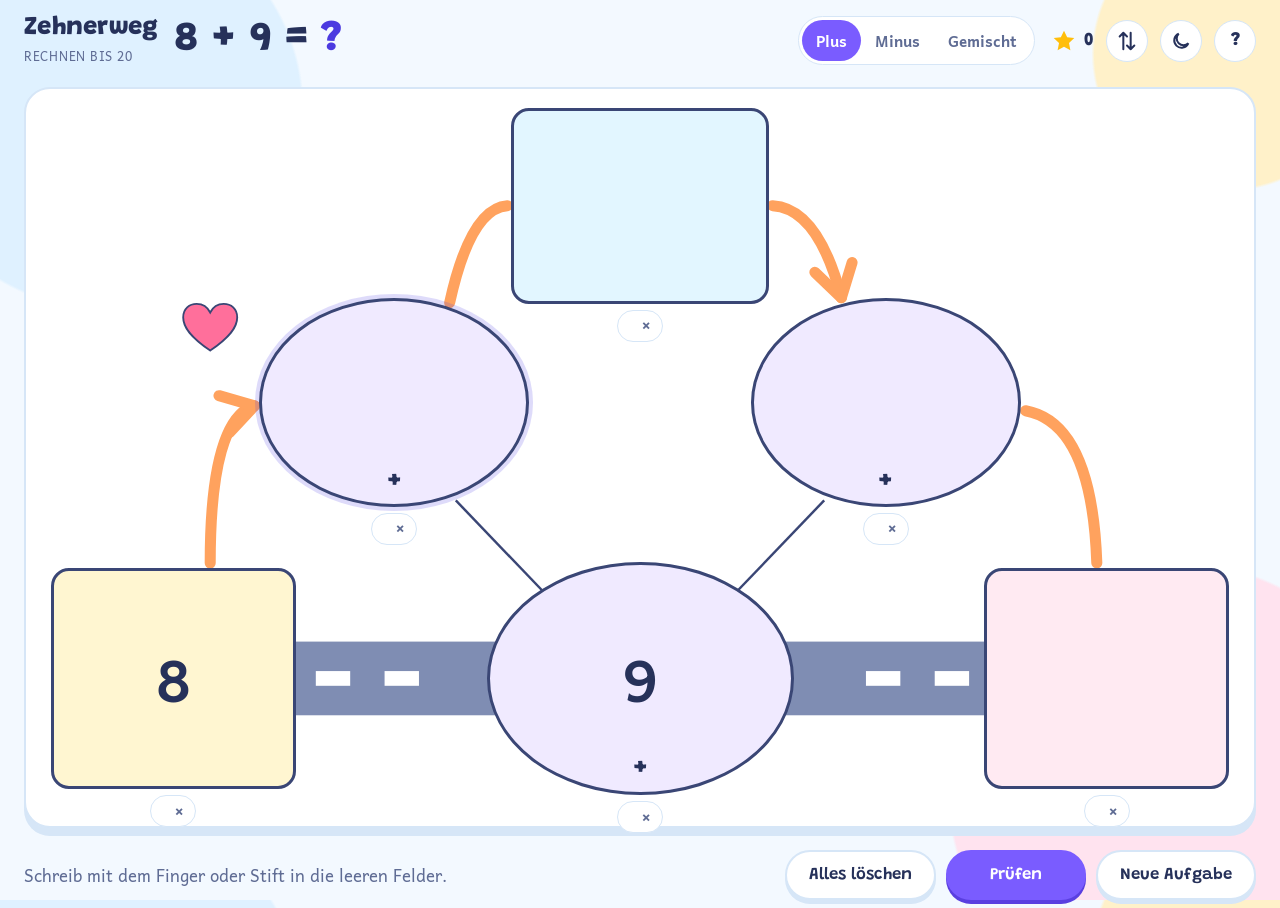
<file: prototypen/zehnerweg.html>
<!doctype html>
<html lang="de">
<head>
<meta charset="utf-8">
<meta name="viewport" content="width=device-width, initial-scale=1, viewport-fit=cover">
<title>Zehnerweg</title>
<meta name="claude:viewport-fit-sides" content="cover">
<link rel="preconnect" href="https://fonts.googleapis.com">
<link rel="preconnect" href="https://fonts.gstatic.com" crossorigin>
<link rel="stylesheet" href="https://fonts.googleapis.com/css2?family=Andika:wght@400;700&family=Grandstander:wght@600;800&display=swap">
<style>
/* Layout: one working sheet. Header strip, task line, the Zehnerweg stage (road + fields), action bar. Stage turns vertical in portrait like the printed sheet. */
:root {
  /* Kinder-Thema hell: Pastellhimmel, Sonnengelb, Flieder, Mandarine */
  --paper: #f3f9ff; --sheet: #ffffff; --fg: #26315a; --muted: #5f6c94; --rule: #d6e6f7;
  --ink: #4b3ae0; --road: #7f8db3; --dash: #ffffff; --line: #3a4675;
  --oval: #f0eaff; --f-start: #fff6d1; --f-ten: #e2f6ff; --f-goal: #ffeaf2;
  --arrow: #ffa25e; --heart: #ff6f9b; --good: #19a866; --good-bg: #dcf8ea; --bad: #e5484d; --bad-bg: #ffe6e7;
  --star: #ffbe0b; --btn: #7a5cff; --btn-fg: #ffffff; --btn-edge: #5a3fe0; --chip: #ffffff;
  --blob1: #dff1ff; --blob2: #fff1c9; --blob3: #ffe3ef;
  --display: "Grandstander", "Comic Sans MS", "Chalkboard SE", system-ui, sans-serif;
  --body: "Andika", "Segoe UI", system-ui, sans-serif;
}
@media (prefers-color-scheme: dark) {
  :root:not([data-theme="light"]) {
    --paper: #121833; --sheet: #1c2348; --fg: #f1f3ff; --muted: #aab3dc; --rule: #343e6e;
    --ink: #8fd3ff; --road: #46527f; --dash: #ffd23f; --line: #c8cff2;
    --oval: #352e6b; --f-start: #3d3519; --f-ten: #173b54; --f-goal: #4a2036;
    --arrow: #ff9d5c; --heart: #ff77a3; --good: #45d98d; --good-bg: #173a2b; --bad: #ff7b7f; --bad-bg: #452025;
    --star: #ffd23f; --btn: #9a83ff; --btn-fg: #14193a; --btn-edge: #6a52d6; --chip: #1c2348; --blob1: #1a2550; --blob2: #2a2540; --blob3: #2b1d3d; color-scheme: dark;
  }
}
:root[data-theme="dark"] {
  --paper: #121833; --sheet: #1c2348; --fg: #f1f3ff; --muted: #aab3dc; --rule: #343e6e;
    --ink: #8fd3ff; --road: #46527f; --dash: #ffd23f; --line: #c8cff2;
    --oval: #352e6b; --f-start: #3d3519; --f-ten: #173b54; --f-goal: #4a2036;
    --arrow: #ff9d5c; --heart: #ff77a3; --good: #45d98d; --good-bg: #173a2b; --bad: #ff7b7f; --bad-bg: #452025;
    --star: #ffd23f; --btn: #9a83ff; --btn-fg: #14193a; --btn-edge: #6a52d6; --chip: #1c2348; --blob1: #1a2550; --blob2: #2a2540; --blob3: #2b1d3d; color-scheme: dark;
}
html, body { height: 100%; }
body {
  background: radial-gradient(circle at 8% 12%, var(--blob1) 0 14%, transparent 14.2%), radial-gradient(circle at 92% 88%, var(--blob3) 0 16%, transparent 16.2%), radial-gradient(circle at 96% 6%, var(--blob2) 0 9%, transparent 9.2%), var(--paper);
  color: var(--fg); font-family: var(--body); font-size: 16px;
  -webkit-user-select: none; user-select: none; -webkit-tap-highlight-color: transparent;
  -webkit-touch-callout: none; touch-action: manipulation; overscroll-behavior: none;
}
.stage { touch-action: none; }
.app {
  max-width: 1280px; margin: 0 auto; height: 100%; overflow: hidden; position: relative;
  display: flex; flex-direction: column; gap: 8px;
  padding-block: 8px;
  padding-left: max(16px, env(safe-area-inset-left, 0px));
  padding-right: max(16px, env(safe-area-inset-right, 0px));
  box-sizing: border-box;
}
header { display: flex; align-items: center; gap: 12px 16px; flex-wrap: wrap; }
.brand { display: flex; flex-direction: column; }
.eq { margin-right: auto; font: 800 clamp(1.7rem, 4vw, 2.5rem) var(--display); font-variant-numeric: tabular-nums; letter-spacing: .02em; line-height: 1; }
.eq .q { color: var(--ink); }
.info-btn svg { width: 22px; height: 22px; display: block; margin: auto; fill: none; stroke: currentColor; stroke-width: 2.2; stroke-linecap: round; }
#b-theme .sun { stroke: var(--star); }
.info-btn[aria-pressed="true"] { background: var(--btn); color: var(--btn-fg); border-color: var(--btn); }
.info-btn { width: 42px; height: 42px; border-radius: 50%; border: 1.5px solid var(--rule); background: var(--sheet); color: var(--fg); font: 800 1.1rem var(--display); cursor: pointer; }
.brand h1 { font-family: var(--display); font-weight: 800; font-size: 1.6rem; line-height: 1; margin: 0; letter-spacing: .01em; }
.brand small { color: var(--muted); font-size: .78rem; letter-spacing: .06em; text-transform: uppercase; margin-top: 4px; }
.seg { display: inline-flex; border: 1.5px solid var(--rule); border-radius: 999px; padding: 3px; background: var(--sheet); }
.seg button {
  font: 700 .95rem var(--body); color: var(--muted); background: none; border: 0; border-radius: 999px;
  padding: 8px 14px; min-height: 40px; cursor: pointer;
}
.seg button[aria-pressed="true"] { background: var(--btn); color: var(--btn-fg); }
.stars { display: flex; align-items: center; gap: 6px; font: 800 1.15rem var(--display); color: var(--fg); font-variant-numeric: tabular-nums; }
.stars svg { width: 26px; height: 26px; fill: var(--star); }
.stars.pop svg { animation: pop .6s ease; }
@keyframes pop { 40% { transform: scale(1.5) rotate(-12deg); } }

.bottom { display: flex; align-items: center; gap: 8px 16px; flex-wrap: wrap; }
.hint { color: var(--muted); font-size: 1.05rem; min-height: 1.4em; flex: 1 1 300px; min-width: 0; }
.hint.good { color: var(--good); font-weight: 700; }
.hint.bad { color: var(--bad); font-weight: 700; }

.stage-wrap { flex: 1 1 0; display: flex; justify-content: center; align-items: center; min-height: 0; }
.stage {
  position: relative; width: 100%; aspect-ratio: var(--ar, 1000 / 600);
  max-width: 100%; background: var(--sheet); border: 2px solid var(--rule); border-radius: 26px; box-shadow: 0 8px 0 var(--rule);
}
.stage svg.bg { position: absolute; inset: 0; width: 100%; height: 100%; overflow: visible; }
.road { fill: var(--road); }
.dash { fill: var(--dash); }
.conn { stroke: var(--line); stroke-width: 2; fill: none; }
.arr { stroke: var(--arrow); stroke-width: 9; fill: none; stroke-linecap: round; stroke-linejoin: round; }
.icon-line { stroke: var(--line); stroke-width: 2.2; fill: none; stroke-linecap: round; stroke-linejoin: round; }
.heart { fill: var(--heart); stroke: var(--line); stroke-width: 1.5; transform-box: fill-box; transform-origin: center; }
.stage:not(.minus) .for-minus, .stage.minus .for-plus { display: none; }
.stage.love .heart { animation: beat 1.2s ease 2; }
@keyframes beat { 15% { scale: 1.35; } 30% { scale: 1; } 45% { scale: 1.25; } 60% { scale: 1; } }
.route { stroke: var(--good); stroke-width: 9; fill: none; stroke-linecap: round; opacity: 0; }
.stage.done .route { opacity: .9; animation: drawroute 1.1s ease forwards; }
.head { transition: stroke .25s; }
.stage.done .head { stroke: var(--good); transition-delay: .9s; }
@keyframes drawroute { from { stroke-dashoffset: var(--len); } to { stroke-dashoffset: 0; } }

.field {
  position: absolute; box-sizing: border-box; background: var(--sheet);
  border: 2.5px solid var(--line); touch-action: none; overflow: hidden;
  transition: border-color .2s, background-color .2s, box-shadow .2s;
}
.field.oval { border-radius: 50%; background: var(--oval); border-width: 3px; }
#f-start { background: var(--f-start); } #f-ten { background: var(--f-ten); } #f-goal { background: var(--f-goal); }
.field { border-width: 3px !important; border-radius: 18px; }
.field.oval { border-radius: 50%; }
.field canvas { position: absolute; inset: 0; width: 100%; height: 100%; touch-action: none; cursor: crosshair; }
.field .given {
  position: absolute; inset: 0; display: grid; place-items: center;
  font: 700 clamp(1.8rem, 6vw, 3.6rem) var(--body); color: var(--fg); font-variant-numeric: tabular-nums; pointer-events: none;
}
.field .op {
  position: absolute; bottom: 5%; left: 50%; transform: translateX(-50%);
  font: 800 1.5rem var(--display); color: var(--fg); pointer-events: none; line-height: 1;
}
.tag {
  position: absolute; transform: translate(-50%, 6px); z-index: 2;
  display: flex; align-items: center; gap: 2px; white-space: nowrap;
  font: 700 .85rem var(--body); color: var(--muted); background: var(--sheet);
  border: 1px solid var(--rule); border-radius: 999px; padding: 0 0 0 10px; font-variant-numeric: tabular-nums;
}
.tag.unsure { border-style: dashed; color: var(--bad); }
.tag .clr {
  width: 32px; height: 30px; border: 0; background: none; color: var(--muted);
  font: 700 1.1rem/1 var(--body); cursor: pointer; display: grid; place-items: center; padding: 0; border-radius: 999px;
}
.field.ok { border-color: var(--good); box-shadow: 0 0 0 4px var(--good-bg); }
.field.no { border-color: var(--bad); box-shadow: 0 0 0 4px var(--bad-bg); animation: shake .35s; }
@keyframes shake { 25% { translate: -5px 0; } 75% { translate: 5px 0; } }
.field.target:not(.has) { box-shadow: 0 0 0 4px color-mix(in srgb, var(--ink) 18%, transparent); }

.actions { display: flex; gap: 10px; flex-wrap: wrap; justify-content: flex-end; }
.btn {
  font: 700 1.05rem var(--body); border-radius: 999px; padding: 12px 22px; min-height: 50px; cursor: pointer;
  border: 1.5px solid var(--rule); background: var(--sheet); color: var(--fg);
}
.btn { border-width: 2px; box-shadow: 0 4px 0 var(--rule); font-family: var(--display); font-weight: 600; }
.btn:active { translate: 0 3px; box-shadow: 0 1px 0 var(--rule); }
.btn.primary { background: var(--btn); color: var(--btn-fg); border-color: var(--btn); min-width: 140px; box-shadow: 0 4px 0 var(--btn-edge); }
.btn.primary:active { box-shadow: 0 1px 0 var(--btn-edge); }
.btn:focus-visible, .seg button:focus-visible, .clr:focus-visible { outline: 3px solid var(--ink); outline-offset: 2px; }

.grown {
  position: absolute; z-index: 5; top: 62px; right: max(16px, env(safe-area-inset-right, 0px)); left: max(16px, env(safe-area-inset-left, 0px));
  margin-left: auto; max-width: 62ch; color: var(--fg); font-size: .95rem; background: var(--sheet);
  border: 1.5px solid var(--rule); border-radius: 14px; padding: 4px 18px; box-shadow: 0 10px 30px rgb(0 0 0 / .18);
}
.grown h2 { font: 800 1.1rem var(--display); margin: 12px 0 0; }
.grown p { margin: .5em 0; line-height: 1.5; color: var(--muted); }

/* Seitenleiste: auf breiten Bildschirmen wandern Aufgabe, Sterne und Buttons nach links, der Weg bekommt die volle Höhe. */
.meta { display: flex; align-items: center; gap: 12px; }
.app.side {
  display: grid; max-width: none; grid-template-columns: minmax(230px, 270px) minmax(0, 1fr);
  grid-template-rows: auto minmax(0, 1fr); column-gap: 0; row-gap: 20px; padding-block: 16px;
}
.app.side header { grid-column: 1; grid-row: 1; flex-direction: column; align-items: stretch; flex-wrap: nowrap; gap: 20px; padding-right: 24px; }
.app.side .eq { margin-right: 0; font-size: clamp(1.8rem, 3.4vw, 2.6rem); }
.app.side .seg { display: flex; flex-direction: column; border-radius: 16px; gap: 2px; }
.app.side .seg button { border-radius: 12px; min-height: 46px; font-size: 1rem; text-align: left; padding: 8px 16px; }
.app.side .meta { justify-content: space-between; }
.app.side .stage-wrap { grid-column: 2; grid-row: 1 / span 2; border-left: 1.5px solid var(--rule); padding-left: 24px; }
.app.side .bottom { grid-column: 1; grid-row: 2; flex-direction: column; align-items: stretch; justify-content: flex-end; flex-wrap: nowrap; gap: 16px; padding-right: 24px; }
.app.side .hint { flex: 0 0 auto; }
.app.side .actions { flex-direction: column; gap: 12px; }
.app.side .hint { line-height: 1.4; }
.app.side .btn { width: 100%; }
.app.side .grown { top: 16px; left: 300px; margin-left: 0; }
@media (prefers-reduced-motion: reduce) {
  * { animation: none !important; transition: none !important; }
  .stage.done .route { opacity: .9; }
}
</style>
</head>
<body>


<div class="app">
  <header>
    <div class="brand">
      <h1>Zehnerweg</h1>
      <small>Rechnen bis 20</small>
    </div>
    <div class="eq" id="eq">8 + 5 = <span class="q">?</span></div>
    <div class="seg" role="group" aria-label="Rechenart">
      <button id="m-plus" data-mode="plus" aria-pressed="true">Plus</button>
      <button id="m-minus" data-mode="minus" aria-pressed="false">Minus</button>
      <button id="m-mix" data-mode="mix" aria-pressed="false">Gemischt</button>
    </div>
    <div class="meta">
    <div class="stars" id="stars" aria-label="Sterne">
      <svg viewBox="0 0 24 24" aria-hidden="true"><path d="M12 2.5l2.9 6 6.6.8-4.9 4.6 1.3 6.6L12 17.3 6.1 20.5l1.3-6.6L2.5 9.3l6.6-.8z"/></svg>
      <span id="starcount">0</span>
    </div>
    <button class="info-btn" id="b-flip" aria-label="Kreise auf die andere Seite der Straße"><svg viewBox="0 0 24 24"><path d="M8 3v18M8 3L4 7M8 3l4 4M16 21V3M16 21l-4-4M16 21l4-4"/></svg></button>
    <button class="info-btn" id="b-theme" aria-label="Tag- oder Nachtmodus"></button>
    <button class="info-btn" id="b-info" aria-expanded="false" aria-controls="grown" aria-label="Infos für Erwachsene">?</button>
    </div>
  </header>

  <div class="grown" id="grown" hidden>
    <h2>Für Erwachsene</h2>
    <p>Der Weg folgt dem Arbeitsblatt: Am Anfang der Straße steht die Startzahl, im großen Kreis auf der Straße die zweite Zahl. Das Kind zerlegt sie in die beiden kleinen Kreise, rechnet erst bis zur 10 (mittleres Kästchen) und dann weiter bis zum Ergebnis am Ende der Straße. Bei Plus markiert das Herz die verliebte Zahl zur Startzahl. Bei Minus steht die Hand beim Wegnehmen bis zur 10, und das Herz zeigt, dass zweiter Kreis und Ergebnis zusammen 10 ergeben. Sind alle Felder ausgefüllt, prüft die App automatisch.</p>
    <p>Die Zahlenerkennung läuft vollständig auf dem Gerät, es wird nichts übertragen. Am besten klappt es, wenn die Ziffern einer Zahl nebeneinander stehen und sich nicht berühren. Unter jedem Feld steht klein, was erkannt wurde. Mit × lässt sich ein Feld neu beschreiben. Wird ein Stift benutzt, ignoriert die App danach Berührungen mit der Hand.</p>
  </div>

  <div class="stage-wrap" id="wrap">
    <div class="stage" id="stage">
      <svg class="bg" id="bg" aria-hidden="true"></svg>
    </div>
  </div>

  <div class="bottom">
    <div class="hint" id="hint">Schreib mit dem Finger oder Stift in die leeren Felder.</div>
    <div class="actions">
      <button class="btn" id="b-clear">Alles löschen</button>
      <button class="btn primary" id="b-check">Prüfen</button>
      <button class="btn" id="b-next">Neue Aufgabe</button>
    </div>
  </div>
</div>

<script>
const MODEL = {"W1": {"d": "/PsD/PICCg315wD64vjs9QD1BggAE/8KDgf19vkQ7/0IBQcC9gQIFOwVCwkC/RAaGA4G+/gM8P/8APEA/O0c8Af4DhcJ6fgJDvkW5fcP9BIH9f7r8Q0DDfob9xH88gAM/Prx7g0PA/IE8fX+4QjxBP79AfYMGAsPCwUG8/v48P3z8PUHDwwEEBUH3hAIBgoMCPnoAfYL+/v1Av30B/3q5QUC//0aAQjxDBsSAgkPEvnpBuoC/e0Q9vYB+g0KAOPwB/z/FO34+Qzz9+ILC/YA8PcLAyL0AvsJBP/zJgPu9wf5DBkA9PDy9xYR+PTv7M72FPkH/BkB8R788AACFvYNA+8C7Rvy9uwAAAL79PP1Hw0C6vH9BQDyEgYA//nbB+7zAAr07gcO8Ar7CegEDwcJ2QgA/f//BwD4C+0OB/f++v8G+fIFFQD39gAABOcP/PT+Be4Q4/UMDgIF8/UBFgfyGfX4FgIABQ4M5xcL9PT4+PnwCwP+AR758wgEBRLy7PQB8/Xy+vkCDgEA9gP+FPkIC/8G7hzyCfEL/wr/FPDd8AL1FBAA8BQWABQD9/oLAiDxCwP4DvMWAPMGCxISEBX7A/8HBwUK+Pj/8Q/2DvLm+xML/fYG/Prk/gEWBBMB+s0MAhEC//Ly7gUV+vsFCvER6f8N5gcIBOP3Df/8Bw/6/gP7/gn4FxXdAw359gAFByAG/RYDAwYmCgHlD/XjAwkLBBDz+AEEBgv2Bwjy+wDhCfv99fwZAggWBg39C/8Q9fwLA/gI+BfyA/769/oE+gbo+frsC/7w+OwE/ezyHwUMAQny9/0G/fwC+ODsChMaDQgM7vgK5/AN7PsIAA4REgYS9vgE8fP+7AP2ABP1+xQAB/oA8PgF+gsi7PUQ9wzo+/ID/fP2CgkCCP74+hUCDPoSAwgG6+X0DxT4+Q3/8xMB4vsEBf7/DQP9/BT19+kPDgwLCAUJ+An/6w0S9f75AfjuB/D39fLjFPnq/u/89Av6AQIU6g8Q/R39EvoFDPwhAAb8/QQICOAI8fEXEPYp7PT9EfkBAPsACwoW7A4L5wD57AH/BfEH7/cC/fYICf4R8AD6EO0FDBbo/vD7//z9BfwJEPb9CwYDB/0A8QID/QENBQsY/g3+AhL4Cgf3Bxn17PABBfsFFPgC/v/96fv2BwQB/fMQBQP1AgT9B/4A/+zv7+wM+QP4+hkK9BT5/A8HBQDo7vj5/QsM9Qn26Oz79Pnm/ur5B+gHIBDkB/QCDAfwAAwf9ub24PL8+Ob+7w377gYF6P4C/gYNA/r39wL38PkA+wEHEhIE89sA+/EB+gnzAfj+/PIZ9hroABj/Bf30+usB/v39/vH49AgR/BUK9gv3+QsR8wQI7Pj7AwgK/gYK9hEI+vsT/f0OBxcKBh0K+gAO++/91+cLAukT7/f4/vz1Aw371g/z2xbr/gUBA/oHCxH9ECMXDg4wGvUCDPkSCQUEAhD/CQoiBwYP5gPy9Az0CP8H9xoADfQNDAbxBA0N8AnuAQP65fftCQv+9/YPAAMB7PUA/fvmEAzuDv0KFO8BCAMEDPoW+Pv7/AQQ+PD57QfrDgX1Dvsf3f7t+gsEAf7y9gIK8fPm9w/68u/+Cen7/AsS/vkFAAHoCPz+Dg0T9xQQ4QAKDAD67P/p9BT/9/8rDfIa/wMC6gv48hXy+Aja8wfx8gj28w4b8PUhAAn69wgL+vnu8/PoBRIQGxnx+Rr59iEiAQP89Af89gsJGggC/iDg8Ov7/xcJCRcWA//i/v/18vX8FAAI8wwCJOv5EgoPEQT5AAYK9gkWA/sD/B/kBwcP//X7B/0THgwG/hIB/AXl+fkN9QLzJfvu/g3+DP4dAwPs/f7sA/D16BT8CQYO+QPy+ufu9hQX9gv5ChL/5wsC6R33/Az3/PYNFOz/BPEQ/f703/kCEfYT4g73AvsH+wjwD/LUAhfqB/La+g3wCAcC/+/8Dwnr8QULAAASEgvxAxQG+gT8B+oJ+eYBDvb0/O/gCQXxD/v1CgwQ9Aj26uoOB/3t3f8RKQX8G/z49R3rARAB+PAC8wUHDfIIAgf7Df35/u0a+wALDdoI+CEL/hb8+PgEAQMX6fMCBQAP8Qf9G+fgBRPwIAcJD/D18f0C+xH76PrvBiACB9cl+jb+9B7vBvr4FvsEGArd5fQDB/YBCP/9C/0P7AcGBvvaF/EGAQ/5Cd7LBPkD8uj7/Qvn/+ngAgL26+4PFAX53ekI+PcE5toH7Q/1DP36//Ta9Q/f7Ojv9uT5+wT6AQcZEc3x6fMPB/cJ3fUK+ur1CAIL9Qjz+AbSCRYC8fUDAAsO/AQBBxIJ/voH+QDhBP726gkPBATr9BjuGP8O7RDo/vn28fzh/gT66P/xDhEH8BQT++3t5PT1BegBBPv6+PcS/fAXGQPt4R8B8hMIA/jyC+8iEg4HANgA/gYLAf/3/Q/6DQUO+Or47wYP/AECEPkF9wT+8RH49QoO+wYK+AjcCREdAfUA9w/kE9wG5xEH6Pj85gbbDfYG9Qj9/uUN5e8TARf89wL6+v7x3BgC7PjwCOgS3gDW+/jmCBDmA/YFFPMMBfQLCeTy9OT1D+ry9gDz7eH2+Q/2+AgE9QTr9/rxB/biDfL2/RLlCvXy9fwJ++/3CvUDC/7u4AIrAvkNEAQMEADu9vILCfLn6APj9PX0FQPtAO8N/+ME8fzyAw0Q8AoZCfPo9iDrDfcQ+O0p+v3/A/73BQcX+RIK6vn0CfAL+yHzC/sI5P0I5AAC7/YP2fjeIgwRAAXn7/0BCB/9CQfzC+MO8g8J9NP6FvHt8xUR//wI7fkACfjzEPr7/AAP7RPkD/z/CvntA/b1+f0BGfweAvLy6/f1C/rw8Pj5AQfpAAkN/hEQ+Pv2CfcQ8xDu+Rb7DOIB//oA9vHq4RDx8vL96gHm5Rz96/0D/w/9APff8xrn/fMTEPb5AwEXC+YDBwX+2eAE+/D93/Xv8PwC9xARCQT///f0/wkUHhTx/v8DGfr+DxXY+SD4DewQ8/nt4QX57fL0C+vkG/X9B/b1F//y7u/o2QMHCvDt+PkKABX8/goLDwP7CxEC6QIA/O/0FPwP8BIG/t8BAvoLGPL//e/z9goEFPwG0+sP5A8D2RMJAhz1/fr1//rqDP/17fgQ8fYSBPn/9w8HDQ7n9xDj/OUQACwOA/QJF972CQj0Ehjv9Q4GDfTpEe3u6eQK6AUA+v7uGOXsAvABAAf/Cg0D3N0B9fH8F+gA9e0Q8PT37AsI7wb/9Q4B/v/4+fn8APoQ9/n9+/fv/e0B6uwAA/7v/u4OEucHAfMUB/3w8uv33gXx+O8J5wXq+wP9+/3w7vMNCQb9/hTy8hkCAe/q7gPk6Pbq/vUABOjv/Bf2DPTn6PkE9hUI8PH4D/wC6grzA/oS7//7/OT07S8cChYV6ucA8gv3J+sJDQb6Exf4CgQXC/vw7AInAAH9AOwB/wkJCtMH8RMW7fjo7/oCABIO7vrl/PXqDuoIHP8E3QIc+vfwFQH0Fv8RHfUBBvry8/IB8/8C7P8EGAfh8fz18Az0A+T/9PMGDhHxAf7vAxfe7AIO8/3n9vX++f7w/u8J6gTw9uj+7fMBGfUGEO/nDO/sBeP96/AKGALp+QrzBQLyAAT89u8N/gnV5N0D/QL17+8CAewA+PYL+//fBO4X/vIRAfn3/PcJ/QkO6vsGCv/07frz9PQGAxD8/vvvBgD46hQP7gMHDvMCAfYCAvcM/f/+7gwDB/AQ9/vx8PUSHADx+Aj1AugZCQT0CPL4+Bzt+///CQAF8/sFBC76Bwrd6eX49/7bEAAVFQAQEufr5u8NCOLV9/z+/wUO5Rn3+vj6+fwP9/Pn9Qf0E/sHE/jy6f70CPka/vXuDA3/z/YC+O355wzcEgb7CgII9vsC+gz55ejo6vbn7/wHB+UF7frw9PkCBALv/f8E/Ar2Bhb86wj18/0CHwcJBPv27fgaAwIK6ff9DuwR8wcf8vMS/Bvz3uEI3uTz9vzj+gPiAAQd+gj8DQkLA/cC7RMAEQrq/gcIFQUCAN381wTn+voq4/cKEQP6/OwDBQb8Ae0E+xgRAAXt+/8I9AbmBA33+fX9/QbjFBYR9wn28wcJ9fv8Ctz6CAkCEeUQ7fn4HPcV8AP6/eLw7BbvCQL74gX+GO0D9/37Fen69/0D/wb2DRD4FQrxEv4H+AsC/PkXDAwA4wcj7A3s4w36/P/8BQLoBv3sB/Ho4gP1CxQFDxAC+//rA+8IDfLy9f0eAOP2BgXxEeEMDvfzFO366PEg9+UO8gAR/u8EAwb4+BT/+vsF9ucBBvX49/gR9ff6FAb9EQH76fkWA+oVHeMK8fgV+vYI3ej/Aw76BvoI8hMS8vsZ8RT329wBGAAABPH/9/Pr/fMHA+bv8RH7AeYD/fj8AO4L4/YQD/4FEe/+CQ/wBRIhAPXl8v0A9e4KGBD9Cfz4FfgN/wboDxHq9yMF/B0D7x739xH6Du757e4gHPsF8QQA+Aj2FPToC/jyA+7mBwv2/h/+8vkJ8BwK/wYP5gX9Dw7/Buju+/Pw6/r89Pn09+MX9xrY+QX/2O4UFQEmCggJCRL/9Aj29/oAAv78AvDgBff87g3w/vcA6w34+Pnz+efm/+QPDu0DCwIFEwYH+PgACQTi7vME9AX9+/8N6Prz7wrtBvn5APH18Pv7+f34CPf/+wX8BxkK6fb0APQHFvf7+P781Ozm+/YBBQHz5/j+7vwAIP/++OoM/vb87eMJAuPpAAfvFQMGAfkLAxEEEf4KB+z3COcSGRb36vAIAwoRAPb4AfEXAhv56vf9Cf369/ckFBgRBfwBDvsEBRXq8unrCxQD6fgE/AYCBNr17fXjBh34/v8HFPf97QQC8/Ts6/4Q4O3zAAP79APwHQQH9vX4FgME5OYI5+ft9A/uBA/xBhHg9vYK8QAC9f8G9wX21fwA5u/5+g0I+wgHCfTu+PsAEwvn/PX98eYDC/3//P/r+Qny7/kFH/cMB+z8CvwABxsn+fvo+gAH7e8K7Qr9/frq8vj3FvMlEf3uCRsD+vwM/v8W+/YF+/cBBu4N7wAMHvf3+A4b6vv4CxQKBu7sAfb1/e0ID/sN6PX9Fw4ME+buDQr29uz7EhUN9+7u6v4NBxwI8RoQBQH7DPYSDRr2ExP/MAgJI/gT9QIDBBUC6Qb5/B759O767hIBCw/39xYO7QIOEgoO7AD09gT58xD98QD/G+/q6/gB794A7BPr+/bqEgcVCe/5Euvl9AUG5xQG/+YN8gH+A+f03ProDgkB6PPx5+XgDOoPEfcCJPz66fb8BxHzBiP/5uL+BBfr+wcB8QD99/cA9Rb6BxYQ4/ryHQkLJPUG7vsU8ubwFNb2C90j7h30DfkJAATj1/4i8fIA+vj0BAnj8efxBwbm+fz/CPP68fQI+O3+7g8O9+3u6Prv3PAVE/QXAugI9wcA//v96xgBEwn06/clEPQR+gcHAP72+QAKCRD4BA0UF/wN7QELCCz/CRMBGu/q9AH/9gb6A/0NBBH/8O4I/PsB/e0ZE+YPAg/+Fv7vCvn7/P8b++wB/B75DBHuB/juCO3/C+v6+AoFAPkA/PsM7f8M9QwFDRTu9eYG4/v18u8G+QAHDe/d6f/l/u3sKwMd9/UHAPsZDur44vYG6wHiDBQi8wgD6Aj4FPX8+Pj38A4Y9vD47/z0Bg0WDe3k9wX6BgDp9hIFA+/5/u8KGBz/9eoLDeHyAOoDDhDt8vrY9AzdAQcP6QToCQYOC+7x5/0S9gsB4vsUCvTr+g/vEQDm/PEFDw/+CQ8S//kK9AYeHAL/Df0S9vXw+/oKAfLsBPsU+BgIFOsa9gMZEg4hBw0F/e3q9wH3IvPwD//6AAPtAQcPAP8EAPEKAu/tFwQK8ggEAvUqDwjj8+oe5e/2+igH/f/n/fsADfn6DgLt3+AQAuUA9wn5BOsT9fLk+fflDPH6Ctv5/f8B3gcK6vf56CLzFxALE/Dp+Prd9ur+DQDi7hABDfQBKAQABO3qAAQV9PkADufy8u8PChIB1+734hTf6P8L2AX+9hX06vYPBR0WHN72DBnu9PP3A/4L+Ab47Qvu//P38REM8gnsBvIZ6wb0GwEQ/Pb9CPEA9RT69AcDBQT0/v/9EAPxGwkUC/PrDgYGEAr8FgcBDwAfCuoKCPEJCQDyAP77DPr3DQr0/gEJERLx/PrqEg0G9A3zCfEK8BEDDgXt+wjp6vfx+wIbGw4EBvDv/AQL+vHsIwH2+/UUC+z56vsN6Ab49vbv+PP8CQ7s+wn7/uz0DfUYBwT8DhPj8gDbGO4F5t4K/e32AAIS9wcKEQz/8BP6Df4Q+/gSCfb1+RL7CgwC+P8KDfkF+fwJDgcB5v0KD/QRCeUG+vz88fLfHOj4Eg796g0d/QH2EvgABvsDBwEYAxYGGvX44fEVEgYWB/QCAQT5/xH//PAC9Av/AA7m+/31+ewVGvkO5/b49fIK/gT/8wn/9w0F9wAn9gr+Dgn3+vT3/P8Q9fYJ4wgGDOXt7xDr8AX9EvQC+g0I8QAU+Pb48+73D/Lu/BAEBgkC+Prt3v789f4S+AcACfwS6wgaEBPtEAPt+uH3ERPwCfsJDRQA+vgK8Ajf6AcDG/cQ8fcN7P79+vYP6/4c+A4W4fseCP7UBgjk9hHrDPj+Av8M+fEIFg/sBAMG++8B7gnlA/IAHt4CCAAD8A/+BQ0T8AD5AwAWEgbvEPoA+fjx+A/w8PXmBv4G+ucL/x3y6Abk/wQHAA8KFAcC5wL8+RYRB/v3CvoB/Q4KBfQABA0JA/Pt6PX2+efwERbsKwT1GQ7jEg4KCukRBPX39+38BAgRKfwFBvTzCRUZ8Q3y+v4HIPYZ8u3u//sNBAPv8/UW8vgJAf8MEPLw5vYC9QMXG/H6AwsEJu3k8Pfs/xoJEPfz+ucZBwYH8gka+/nz/iEG6+T1/hbu6+z2ABvW3fILEQL68e8B69n37v8DAwAAE/sU9fD/CBcJ7ekE7wANCQr0HPMXCukJBggE6gAE+PHw/P7pAP/+D//y+AoO/wzu9Q0REvwE/fTjEQUI/u39+P4G8e0L1+8MCQTt//kI8wcA89z39wwC7A8E8wQe7gP87eb9APYL7xjxC//u7ewDCwQBBh4D+uwD4f7s7QAPBh0U6Pf7ABICAwMCBAYMEwL3/gbSCBD7BwjxCgD3HPn4AhL34wcLDAn7BuII9P8bBgL6BPP9IAj5BA0Q8QYl4vX+BwsII/4DBRHy9BQBDvIXBwj+9OLw/f0AAf/1EwT25QkF9wbl5/vr9vDd+AgSEe/69wADAAEBA+jj9PIDBAYG/wvs7Ar1Dfv3/PMfBArtAxEG4AEVIAr39gbxIxL/EQz1CgcB/voFFu/6CfsX9/sDDfjz/SMH8RL49wIG7gsNAQz49vAACuP0/esI6AL2BwEIAPAD/P4QAPP89wz7F+P1EOn1/QEYBRHjBAP7DhYOC/oF9PcKEgfu9fj7/fn3C/4e/P7/C/4RCAQGBQEABvsL+vLsG/0TBRQE3+r5+wnyFvIJ4w/zAwrv7w3tAvUC/wP7+Q8S+QgFCfn2+gH9CgP7+QPtDfABBBAE7gwWCvIJ/AsB+AcSBPn1BQb24/fx9vbhBfja+gzxAv4JFOsT9PH76gb6Au0E8gjv5uvs4ykP+hHs+O4K9/ANDQ36A+vvAwQW+fAGDgIUDAENCfoEBf8L8vIA6gcPBf3x/hYQCgYAH/Lu+gUMGALz8vQGAvUC8vUBDev+9/r2/P/7/P0J7xUMBwACChAGDhYSGQANAxP9+xn99f3+JPsM/gUAEBEF+grmCAsG5PkJ8untCPrRFAf+CxD5/fLmGOfy/gX/DBoD6Qn2/AAH9xIFEvsM7/wBAO8CAPAC7Av9/QAr1+4V8v30+BkLBA7+Av4a9/D+8/YM9vYF9hfr/Rj+BAP/DQcOAyIH8xXoAwwH9vQHHvz/Ev0U9fr98QD8BBP1IgPzBP8FAgQNDgT9/REb7P4F8xATCPf47+UEFBAG+PYI9fD38gL3/QADCQwHJwIi+Qr7C+/9AO3hGf7zCRcD9vH9+CIBAff3/fUQBP3tEfL7/9/xCvH/4f3y5fMD6gAPAQEP9/DhAv0I+PQUCPvx7RECAwr66wYQ8Pj/GwkQ9/MECgz7EQT//AQCCAgbDvkJ/u3s/hcBABMDDgT5+Bf19uX5EhT7AvMa4/vXDx/5AgsK3PD8/ev/9AsI/vUFEPP9C/H69gbl/Pv5FREZBOf7B/sT3gsEDPcB9hwGC/0DHgIB8AsF9AIPDA3w8gYB/ej0++3+DR779gET9fPR5BQbAwv3AQodFQr3AQ8A7AwCCPcU5fYQFf8PFQ0CAAYEEQcQCgMQAO/v+gHy9foKDwoP8QD7FBgACQAAAfoTAwD/990IAQj/9fvx+f4C+Qjr7vII8h37/An3Dw/+CN8DB/YOA+oMHvL4AxAF5egV9/0BB/L5Cu4V+vYQBPkCC/4V7wjy8gwHCQUICuoa4wMH7wbw7vkA/fn9A/sa9/b9DvcT7v0ICOkE+vYM/vYF8fLu7AD5A/kLBf/0J/wQCvgIB/wP+/776vz77/T2EgwVAAf2CwEF/uYV/yEDAwsLFQMF+vUb+fjvFf70AwoKB8oK+//3BwwQ+gAQ8/0N6BT6Afzo7fDtDOjyCgHz6v8AAd306Qb89/v46RYPAv/07v/9EQsfCgr0//Px8wPx8OkLAAIV+/f7EAgTFgoACQLy8Pr++vrs9//sABYQEN/8BgcY+AUQ8v72AQoC7+8H8RL4GAPuHf4QFAAHBhYB9gUI7Ajw/vf9+/UHDQoFEgz+9gsD7RPzEhQP9/74+fcCAfUC9Q8V8f318QADA/wMAt/08vHx8P4JBQPoB+8KBfsABP0XA+4MDen96AgBBvXqAPEM+v/4D+T88+wPCA/vBgz+DAkIFhEECe7hC/kF+QQRFAEL/gn6EP7yEv3x/QwJBgn/+QAO6A70Fe4HD+Xi+fX4CvX99PXx5xYRCA0G+v39GxL78fEL/wD1/wfo/Oz3/vED4fz4Hev17g3p/wwF8fr+/fMIGgkU+/YZ4wsYAAUm8g4Q9A0I+Q76AQoVFA35CO76FwQTEwLu8AMDHwIKIgkcC/jxAgv9EAcCAPkFAwnp9/Hi/eHr+uz8BwHxBAr2BvsEAvwGAfr6DP7v+xEVBfj2AAEgCfkBDPn4AAT9GhIXFevz/wMA8v7xAg8MBxgC9P/uBPsKCfEBAPoHERchChD/9wfvJfv5AfzqDvD18wUbAx0Q//wPCQIG+/74FQUL+BL2+BEdDewD8BgW/+oD8wT4DuH9/fX8BBv54wT9BPoS8uMCFfAL+QoMA/8VAAQDBCIECfQH8A0GAPEZEP7w9vv9A/QKAAQTFv74AfsN8fv39QL78xIL6gMADfr9Cv4A/fQHD/3zBgL67AADCvHiA//y/QDwCezt3gba/wYGAg7y+Bb5/gUH/wL6Ag0A9fLu+w31EPbt+QP9/ugH/OgCDQb4IBEL9OL+CxX2FvT59xP6CfgUAP37Bff2Dw8S6wcS8Q4GFvQAHvDt9ecIJggI6/j46uUB9AUQAuwaDBQJABAL9/z8APAMF/gh8AcOGgADE+r+8AUZ/QIa/wH/BOgLC+4X/f35DvcF9woBCA4DDPsKDfoM6QEMAPEG/wIF+RbtDfcSEQ0IAP0CFPb/FwPo8+n59Qb//+/2+QEP9hTrBPkPCf/u/RX3CBD6+Pr6CALtDAcO7PUDCOQC9ggIBe4M8fDj3fb89Qvq8fwA/gr7/eH6/AP1EPcWB/gP/e/qF/v99wEFCxXl+Aby9h4J4gv94AsK8gQI+vkOB/zt+wP1CwDs0AQQ+vj1/fcU9QQGJv4CEgYWA+361PEhCQb38/D/CwoO2w4cCu4B7u/rAv0GDADo9PLvAwf9BwIC/Pkg9fkBCfwCAg0iCQ0LAxb5+Qz3+f369fP99gX+CfIDEPARHgwFCeAGCwkCBvz7CQD/9Rju9foE8gz9B+3tCvbuCwL0EgD07ev8Be33A+3p6ekKB+XsCf8EBQvp/vzrAAn1DfYiEP3pDPciGg//5xMFE/ro6vQF5/74EAf+AxUI/eUNAxT49RLy9wHgAQ726AMHAOEK+hMl++gIHwP/ChET5wwMD+sA+/gXBBEGAfXq+v74APz8If4GDhP4+/ryBQrvA/j5AuQT+eMGFAQI8Aoa9u7tIPL1+vT2CvUe+RMW7xMGBfwRAPoMBf3vFfQJAPgNChD8G/rzCgX89AAg6fX6+/cA9A0GCvb5F/b18Pvo7xP8AhIF/P0a+wUK+QnrDQD67f0REwH19/cABhHp+Qkd9wQYCObf/+sKEf/+6/gJARMIC+0I2goY9xUC9AcB8wP76w7/8PLzBAH+4vgW+Q/xAhAZEucBG/HYBgv89gkN/fsBCwDoA+PyFPX9//AR9v/9CgUN5/MLBQgA9gL8AvP57gMC+P8F7PULAgL29fP8AvX88f7kARH//gj5DPv8DvcJ9vQV+/wWDTAODPIW9QYGHA/4DvsGEfv4CggQ6gILJgD2EAb5EQwJ+vf1Auj3BQMCCPkSIPQEDvn//AkFCB/79PMUDAft9wUTAQH/Gf8LCukaKRIBEgb/AgcCCgbyCtkG/woW8uzv2f75Gu/87uXsCuoYDBD0AAP+DQ/+ChoNEvsSEw4I6QvjDwIFEQoEDPAUDfz18v/+9vgh8PT99AcOAfzqBQP4DQH9/f4M9RMO5QMVBPzwAv8C6AP5/AT9DxD8+Qnn8eXn+BQKBf0SB/kO9f4G6vb07//8+uwN8QL2AvAH7Q4G+BD2CgQI8gnxGQAIDPDw+gnyARP0FQLuC/MH+gYH/wAd9hb/Cf8AD/EiEhQBBvb+/wsH9Q0GCgn6BgDx/gT7B/nw8vwLAwb19O74HvgDCQ8KDP3VEAcHBfDz8hECAgAV9vwEEfQNDRsP7QQJEAoO9wgRBPYmBfcB+frsGQ0BBAr78fbu7PEADQf50vYD5hUdAf8DCfUIHRL4/An6/voECwsSChT0Bgr38hP+HhP2AvH++fTdAP0L/vAF/ej++wAYGg4ODv/9DwH0//8JEQfr+gvy9+7vAvT6B/XpCwII6OXtAfoP+PPw593iDwr4+wgH7QDz/BLz9/LdCOvtCgv8/yUd+AbzDvn97/kSBQH3BQYB6Oj9/ggK0wLy2/X9Bv8ECPP4DhkF6/IIDPT76xMUDvv98dwYB/fpCfsH6Q791QMO+BoPD/YN+wsD/AwL+PYX+xP46PoOBPQABvsECgwCBRfpDgTx2QcBC+IRCfzwFAQLGAQAH/cR7tcN8hEdGfgJ8fr29fzq+AL6BwLp4+X9HBHRAv79Cvn4+/H5CQL4Cff1GALuEB0CA/ob7hIU/g7zAwUO/BgGExPmD/YAIvsHHvj7HfsU2A8E7gD4BCYB/e4RDvP73gULEP757RLvBdDw8fH7+QAG+wQO+eEC+/7w9/n98QAS3/XpEPn7+B3zF+ryBQL/+h37HPzzDPD+8wkUEwQB99f5/QLnE/wQ7Bv8GwAI/R4bBPv6Cw3+D/oF+vn7D+4A8/v0CPAMA/AJEOz85fT/Devo5OcLAPIP/v8V/wP5BvL7EgoMAAL28PYeCfwR+9vy8/wRBxL6AO0HAAD4CAUIDAABGQj1A9Mf9wT/DOjtDfr+C/f+9xEH8QnuAuAC7fz27QH6GP4F8OL9Cff9BfUVAhIbBfL2BAEZFRDlChIHCuUKB/ob/QL++PsLEgn4+hz8AewS6ugF6gEe9Qvx9Q/45v/w9gbyAff89RTwE/r+D+bdAPsQ7fD1+PH5+QXSBgAHA93y8eP0AvQA9BPdBBABFfjp+vwE9goGCP/6Fw8M9vjtBvv6B/QHAAkR+uj8BfAYDv399ggEAiAM9AkTFB7xCvcG/gzr9Qf3AA4GDPX0++YFFQUP/gIUFu/x9xED/RL1DgAEAv/6D/r7C/cG+wMD/Af3+vr89QT17wYV//QZAB75FAEK1QfzEw0B+AzyEBYJ9ALd7gkO6wIDCAPvC/QXB+gQ+QMA/eb7Befv/gYTDw4iJQT08/T9Kh4JBQ0MAfnpCPQTNO8a7gAD9gbt+xv9+A71GOzfDwQWA/0R7AnzB+8QAO378AvjDgIAC+vx9wD3/wHq+tkC6wf79wHy0A359gnw8vUG+e8I9vEGwvwE/hQADNYQAwsE7OgG7xUY7Orq5gL33Pjn8AXrCQoBBQX/EgEO4wTw+w7wF/nl9AwMDgD+8vXv7ffU9/YV+OXr5Q3p/An3/+waFwfr+fgJBwf78+r/BxLpAff5+RMCD/oCCAnc+PzlAP0K+fz/DfT1FAQZAhEd9N0L9yUKCAAD9Pf0CvgP3Pn3AQwA+wv9/QXo+Azh9t8G7wv8+PQDDQgaJgsG//3x+u4TBxYN6wYC6PkHA/wCCi8DCQT3+d3r+f/3Evn14iH78fv6MQDxBfMVAP/6+e74/uUw/wwBC+/9Cd8B7ukK8/ny4fsC4/UO/+///e787gsD+vgBGvv+A+vwBwXs9ArkCA3+Dvn37BH6EBL/EuwBEu3v9AQN9xAB6/T5AiYE8Pzl/PoVChn01/4QHPvl/f/u7+sF7ewFHvIK2vrkAPX9EAIJ9hX87O/9+A0FHf8EGv/97dkF8gvvAubnDP34+vET6f8HDgkS9iTx6gwACAnx//bu/v0R8//5Bvnx9PYPCt0A7x4iA/H58RTy8wz89/ft+/gPCA0MEgkCCBISEQTvAwH7E/8wB//+Ewnp39oDBAYM/gf8+Ab19O8O9+j1+/Id7Q0EBAwD6woJ9vPo9wkHCe7lBef88Pn1A+f8/fv4+fHz6uIC6ePo6vPiAfDw+f73+/vu+usK0wDnAP/3AO8Z7f4E5wLWAd7qChb/9fj2BOUOCPr/BQr//gYBAv747xr56gj3DAYE7dkD+gYI8/f09OD26w0E+xbfCtAG/eQR9/gEAQgJ9O0PAgUH9vX39xYBEf8G7gD/Ev34Gwj5F+YJ7fz9+vzpD+8T9fH19PTtGO3y3/cUDQQPABH1B+YA+PvaDgcVHQj6BP8D+vkJAt3j+AQECvP9CQ4EDO8D+hwT/QUA7Q0VFg4EAu0F5PDgBNsa6/byFgkF8ukOAfz0AwjrJ/IJAvsb8O/h6QIf8/L7+v7y/Pj7/PoK3RDm7gwC7PfXBQXjCwvt3RT18+DqA/YV9/cJDv8A8ejo6fgCDAHmF/nu7foY7QHv9/0C+eHn0wAE/QPy9hEEEBQD6f747/X89/r3+QL/CNT2/AwD8gEB9PP49fMC6QcO79zsBPL19O8UBgQH8wboAe4ODwLt//kUAAjlBwMG7g77Agb/8iLy+v72+/gZ7PfrH/738uwQ8yME6+oD9QcK8wLz/fj/BxAE4ff/GCTuEe7p/wH03wXk4/4ZAgP4B/H/4hr0CxT4/g/4Bw0JCCDx8gb75+T34+MLDPzx//8A8Nr2/xzr+/D05AftAAcDIPjfB/oHD/zt8hXm6eTtACEOH/LyEeEZBfn/3P3o/gAE5vEX9fH/6QHtAPfn0uXz9u0BAezyB/v19xHpEgcAFvoE/vP8EO3vCPoH/wIE8hILB+f+C+IJ9/T82O399Af4/BD83wTxEAEBAOkJ8/kQ8AEZItbu7ADyAwzuEg4I/ekIC/z1+AsH8AL0AwTs6PACCwkXDgsjE+AH9h791/UKEP8CBwT5+f7YCgQUJf/0+SIQCeoL+eQHCO0A+O3y7fwbBvzs8gAA8env4eH8F/sLBu/+E/zm3woD8g7/EPTtBQz7GukEH/jc6OQX9RMWAwcAB/bs5u0H1fj9B+Ma/AL8DQ/x4vj39wP37AgH9e/w6xgJ6fflBuzlFAb+Bc/9/Qzt/eXnEgX6CfrtAuQK/fPv5vHi+AzV/e4S//MY+Q4OCRMD6ffs+/f/4Pze7/b6INz6+A7p9QX/BPbpDfXvCxf69hcZ7dME8wj77/T21QTu6P/uAPz28/wG7xfw3PL+Buz6ISsREAwW/foE4AEE9fEbCP7++AH1JfT9Cwry8AIG7REQ9wkJ+ScC7A4KEvsB+/wdC/oTBQEEAQXpAwPeCAD9NPPy5eT77eoDBeDcBwPjFvr9/AT7CgEY7u8D/wwR7Ar07/4WBQvt4gPyGQHzBwDz/Av66vMN/Qf9EQcBJgEd/AXtB+AX7B4Q8On9Egj03AL14d0G7v307BUHEwHS8QPz/Ovc9g7z6AMB7/3/Hu39B+/v4/0MBfTvEw/nCO4FAAQP8e/k8Qvs0+r/9gr78gnZCxAm8CYDBPMC+vvk7f3k5wMYC+ri7f7l8uj06vn+5/r2CAUM7ff7DxD18ukT8v8b+BD8BhMX7xD06/wTAA/3BgLu8fH1AxsN9goL//0E9eIgHP8WAQ4Q7+4BEQz/FAjvJg8EBf4L6Bj8+RwYAf/xEgTzA+z/6f3l+A7o/PcK6eb08wcGAwbwAw3+EPYL9QT/CN/m8w4J+8f79f79C/Pu+APzDNHuB+zq7f8X9QTzCfcM/f7k7fcP3P3y1QHs//vw9e7j7PT6AOUODPXz6PoW+vcO2wAVCOf0Cfz8BgXr/BH77e757Q3UDAHr8gfkCff1Fuf/+vEF4+ztCfAO8fcH8fsMHuMEFPz58fT87/cHCv0J9gjm3esM1wnm8f3o//vw7wL4Cer29QYG9O/zEgUQ9OsX/AQOFe7z//zfHP4G6PgAD/D+7A4wFvoD5w0AEvft+vMC+RTwGQQRBATn8vQA+SQGCAQpBg0B9/0P/u0I8PUR/wIC6f0V/uz17AALCe717wAUChck+vL+B/0UBvz5CRvo9BH0CQLkENn0AgH6/Q0L/QHR5QUL5fcdH/wAB/cKCfAI6w/rBA4O6uvuAf3iEADf4vPuC/T4/gEkBf/wC/kQ+tIKA+/ZDAkA8gElCfj97QD3BhMK//8VBfkF4xTeBhXi9RvsEP3q9AT37wH2EeD6+AUG+wYA/PX89vb2D+UDCA317eTa9PcE+OTcCv//9vQM/ALP7QIB9fb3yCUDFN3XA/39BgrhEgcV9BkPAPwMIgD77/4DI/no/AIIB+8VCgHjBBIhIQoP//T2BvX6EQEiDQT/DxP7AQ765QDw6dn7Ae8T+vIC9/oICef0//D9CgwFFwbyFOUNDAr+/gQJ5v4O3/QA/QQL4AfZ/P398fUK/AMC9fT9CPfj/Qrk9Qz28AXr9N4H+e8B/e/+9fYG5Av58fv/5xb6BQEE4xUNEQ/5DvvzCe76yBESAOj//evaIPX97gELDeAPEPPjA/0BH/0M/gYN2Sbl2PUB9vIHAwfZ+Oj0AgcF9vAK9wT3BwH6DQke7O7v3OsFBfLr/w3x8QALDSb14/nt9PX2At0E//rdzhcRAi8c3BESDewTFwP6FhUEAgL3CCru+xjyAffvFPgJBhwbGQL19QwD8gIQHggHBA37/vITFA/n6wH/AADvCgYHD/wCEg7y+gHoAwf03+gNBBj4FQ35/vf69hzx7/kEEewPEPEGAe/z2wIAAgLeAAYBAOHuBQT06wQA+h0FAvQN5/7b8QbfA/3YCf34C/P65uPZBgMe7xwBCxf+Ag8DBiD+8hT5BP34Bgz27ur86gHj9/ULAhMDCBwE4gwH7woFEfwS6wMJ9eT3Eeb95/747Oz78v4ADAz42PD17wAOFv8GJu0BBd/w8voIDekL+Ob58R4CCff/B+YBEgH86/QG9bQJDeU1/OsG+fr79gj94BYMD/XfBQYY+xoG/Sv98vbgChz8JQIP7w0YEgX4+/4G+gbyCAgCA/8O6fMJ+AkZDu8GBAP3DfkY4/cG+PcE6O3rCREO7xYN/wkC+P/+AO0IFxH86gj/6vDq7QT6CN4F7fj69AbYAAMM//0LA+n58hQLEOz07u0D7gH61AH/BxLn2ffo8AH0AQgKFRwGAfkTEgsAEQv59AUDCBELDRb7B/EG4/7w/gQB5BMMBwMBCOz3AREDDfndD/Tr9Q3dAPzy9/wUA+32+wHvA/fuDPPuEQb0AArbEwrc2+oUBhbrEPD06u0O+xPrCukJ6/bl9v3+Bfre/AQCIxDcBwrt/v35BwH9BvbnAfvwIfMR/QQD9e8C+/wE+gIEB+ULFBkH9/QS5wP9DxH8CwMCHBEC/w4PBPf2CP3+//z7C/8G9+IMDtoECf3+AR//C/3tCvwID+QO6hEL9/Pv7Q/9++b++hIHB+UIDRT69vYECw/aCvIT/QjaAAMDDvf4/+n98dga/Bf95vPv3ufiDPf9+Qf4EwQcDRIQFe8TBPn3C/YLFAwK+eYCGA8ADAP3/v4QIQECFfj1Cgr4CBT3AQ308vwI2An28Abq+/kDEwX+8uoR9Q78Ae32/hsU/AP34PwJBgbv8fj9+e/1CQf+8xHlEhAGAdv49A/w2hD84Q4eCf8S+/MCF/vjGQL38ukEGPz6DwobDwX1BgP39vce9/zuBAIPAPwDGfP07foE6QACGO0SFQjy/fIE4hwC8P71+gj2BBYFBw/j8AUOAgUS/gD05vvw9xT2//LwBwcDBwEMD/3v/PH9AvAS4OX2/+IGBwL1AQT/Eu7x6/4X/xf09w/t/gHXBgv7Ffb1/fT/C/P2CwEKHw3kCwsBCgAF/gXs/gP7+vf1DPbv+//3Bhr2+/3/LRj5GQIC/BYK9BX+Dvv7Buz6DtgBEg398wPtDQwNAP/4HfUY7fgPCwMMAOz9BuPuABQA8tbq/Pn1+SD77+8D6w0TBPveEAf84eLqDAcnCAQR7gYa3BLq9P/2APwB7yARAvoB8gT92QD+AgP5/Q0P7QL1ChYU+xXr7eQMF/MBHwL2ARAR+wUOCerw8RYVCxv3BAYB9AgF4/jp89sB/gcECOv09QkS2/v+AA8H9fHwDBsK/vra/gLz6QkBCgftBQEA9+73/wvzAPDWEhQF2QwM3PMA5BUD///g/vwA8/Du9+IHBBMNAP0HBBAA9Af65OHx6BDq+gTi+PwECfvf+v/U/AcR+wD4HP0ZAAHv+OkD8/b19BPbFPXx7v4LAfQB+QIB8Qjz8wDyGA35DxP18QTs7QELDA7yB+cP9gL+8Ab4E9f4+g7m7RD6/PftFP76IQnuGA76DusP8fPwEAv94e0aA/QHBvH4GQYB8wII4w8MCPL27QwU/vUS9OjgCQLx/ebpDwEfJgT9CA0FCwUD/A8G/w4ECvsDBfzvFBQSEfzrFA/e6gzsEf0H5//+LgDs6AATAfEC9P0KIOjn8v8ACggTDRDnBf8fEuD56AYLEOEGEwQCCdwTEOcVDPj16vfrEAD79x4OGhgTDf8V+e8QG/IJD/j9Ae7o7QjyBej9/BLm/goT/voJDgj0CfTp+AX24wnuAwYC2fUH/vMW9tsN/RLzG/0HCRUA8xL6+wAD4e4f4vnkDg/1+gb0D/YK+QEE9f337wn2AwAC+fn08QX/Chf0GQwSBQDt9PkCAgv5++gI4A/sB/wAHQQG5f0GBPD0+Q798f4GChcDEx7r8/oT8xP5CAUDGgEQCgQQ3wHpFOYC+AYd5gnw+A7v8xoLCPL7CvX66Pn2BAEL/AwB8wrdAgf7B+Xz+vQP3hXn8fEF9O0UGPLv8/IQAwfk+fX3Dwnm8APxAQfr9/fv/fP8/u4KCAf/8PQG+hv/BfH7DhL+FwAI/An6E/cG+P37+fgE8Af39wL5/A8J+w0BAvn6AAgMAw72BPcIFOXyCPQO+w3q5QD75/D7EtoEHPMS6PQABfQYEer++Q74+gTy7Q/zAREZAwD7/g0LCwMQEPz/CvUbC/sh8xX5//0N9gAL+PoKEvTnBe739Q4hART18+z69/HBB+8VBA/mCP/+/wb58eED/vgF5AsB7fwU9vP3+O0BBvbg+BQGKBL5DvYL4fv++/ENCQQSBuTsC/br+hDgBf8O8+4B8O7//fPuCQABAQb0DP39/AD0Agb58/r57AXwCiT7AOwM3/fyAQTyAwEK9vL39BDoDOj1FwovCgMBCh8g+fD+/fcI/gMA//X0CfAODvAFBfnkBOkfDRsDBPER/vccCgTtDv/47wbn/vHm/A0X8R33+/Lx+u/u/QXyChDsBPL4CfsN8+/v+Qf0AAoJB/n59P33GfoDBOn+3+oH+ff3Ge8EIgQI8wMHDPgB6wAaFBf6/Pb7+vTuIAL3DAcG+wr27hD+Be0I9hL0DAf27AfdDvUR/PgW++77Axb7/xD40u33+PsMDRL9CwcX/PXiA/0N9gkEDvTjBggF6R4H5QfhCPIUDgsF+f74CQwE++v8FSj/9fcZ/hMJ7Owa+BLZ/wP+GwQeAwIGCPr+BvYK+Qn/9/YIGeHp6xz6DhT5BQQF7vwB9ff39wQDC+/77/fpAiQKBvzz4vwZDe/vBPkD9/r1GiH0Afz7+e0M7Pn2CfvwBe0P/g0T+OsJCQLz+Qjp+v0T9QcV8wAV/hggC/nrHvYCDQ0MCgr9/RYCAu8DBgL9/RoT9QT1D+/l6gvzC+3n6gX7//f7CvsBEScKCgru8/n4DQcA/vLsGQbu+AD/9RAE2f77FxYL8AgC8QMFAfoKAQUHAfjnCvkWEgLzBQPn6hYL9/MQ9Q4M9AcDBQXjEAH98Q7s7QT/EvX6E+z/FuoXEBMJ9Qb2/RYiFg/+BgfsAP7rDgsB+AX9/AL9DAgEFQIB9gEMBP/iBeYgBQMG/QMCDwT6AAPr9/j8EAALFvkB9wAPCPz48PwIFwcC+gr57f0P/wIB8AH79AfzDw4E+gPz+RDzBA0F4iIYBP0QHg/8AP3p//kGAPIB/AEMEPL+BgsH+AUI7gAB/wQTCBjt8fD/9hID+Aga6wIS9fwL+An3+Pf+6/Dn/vYb8vwBEAQHCf0RJvn9/RP5FfobCgAF7PUFC/IDBu/rCuYY+g0SGRYPCwT+/w4I6QAL/fQR8iX5CA4YDAUXA/wXGvgI/vvv9vwJB/b3CO0ADPL+ABjv9/XzDPT7Ce/9+QICCgcK/QkBAvQA/wYS7Awb7vHw/goIBf8LAQ4I/+8R/gn/9P0R/wL0DQnx/ggJ+QUJ8wH48vsE+OccB+wH+gD58wIJBfkFBw4J+QUT+BH58fbv/vcAIvoI9hT1CAz17QAL9w4EE/b0CQjy7Q/39RAK/AD48voACQAWGPUQ/vcHBO4AFQMN/AQHBg8G9fsMAQTwDgz0CgvqEOMJ8Bb99gwC+QLn9g35KQD+EAf9/gL4EfkT/PAE9vf6CP7+BBgPBhr+BAUG/wbvDvkS/f/q/ggC9fIT/RYD6QwEE/wfFesGAfL0AAYEBPTmGu4BBgb69hXxCQQXF+4DGRDvA/nx4/bS9Rn8F+/9BgEBAvLwAe/kCQIDCBcI/wH4DAsD+fAH8/nyDQwB6vj8A+ntIgH5+RoBCv8H9PQCFfoT+/br8QwJHvwGCw79BvUTJff7AQ4V6u/nEwcEEhsM9Or49QL9AA7rBA8I/RIC/wD8AxL4Du7xEPwNBfjqCxP0/fcB9//WAxXhHggJ7u8A9gcNBfIKBQYNHgfv/+n5Cw0BAesVFRL9A/nf8vP4/P8I7vL1IAUM3hsNCfkC+/f4/wMLCv8W/An79PYA+PobE/b5/QDuCwoE+v/x/+4HCgf7F//w8gULA/v9EQsY7erq9An4/QT6BxsMBfbvDhwGEQMV6u4H/PjzBgULBfoH+/4E8wYB6BX9AxcB/fz1BxUHBtj/HwcSEfcLDQYQ8P8VIPz78uz8FPMj+xD99/IV9P4L9AQc+w3pDPQUGQUE/xj35w4XBPcW9PUaDAQHDA8O2wgBC/sDAfEJC/73FQry+AgV6xoGAPMKBgj1BAn35PcJ/OoZEAn1BQUE9gwGAAL5/Qf4/wUDAu/6EusIGe0Z+/X7/Af3+PgaGP787QXtD/wFDfwBGgQr8OUL+/79/hMZGwDt/9IKAt8K9OsNB/sK9PMBFP0B+vr9+Avq9xoWAQ4W9Pr3+vb5/wvv5/gFEQcPCcn37PICD/D2DgTu9PMNEvsL/PQA7gH+Cvb79AAFBwf8+OPsAu8D5hHzBgz59gsD+A/nDQLYEwUA+/YA6Bj8AQEY5u0RDP/oFfoK+wT5//vp/+74BvfqEAj3///+8/QICwYMCe/RCO79De77CwX5D/T2DQf0//sJAyDs8v4M/gvd/Q727Aj4/RD2/hAP7QH69fP0+wMa+ugHA/QQDd0S7vfw+wvpC/bv/BkV+gP69f8ACALx+vgHAAoQ//0FAgDmEvPt9wT6HAT7/BQA8wkY/gn+2ADvBfIP+/H79ATz/h74DQLt/OYA9fz5/foCDucTEQASEQUODvwL/fn8GuMK9Qb2+AH+BQ0FDP/y8P7zFQPfH/YL9gny//n19gwQ7A0IGung5/4MAfIJ/gX99QXrEhAB9g/3CewP/gL56fLi8wwDDRb6+gwLAPDz9/wA+QjuBQIJ+/n89AAR/wog+/wRBu7/A/X4A+cCCQr9+gkc4P3o9AEFAwQMFgAE7gf7GQ/9/Av97gwYEPf2AxMhDf77+gH59AsEA/3vAvQIAv4Q8/fk9f/yBhr9+B0DEfEZ8g0L+PH5DvD+9vMBDvX5BN8J7+4L8P4R/AT78e3sBwQGAP0A/OcN5QT+8f7p8PL27Qru6e0R/+4A8Q0AFQL3CuL7CgQO5+8DIAAG9P74DAUKABQSC//47wfz7x3z8vnu+xLxCB74+QMADPYJ9AfzDwwLCPgF6gMEDwX+De0O/PD46w39B/QHAfztCgsV9/j78vUJHRH8+fDX9QMJ6PwC+fTt0f30AQj29/8M/uUWCfTh9g/5EvL3BvPzB/fxDvjw9eT/CAQU/PsB9BTx7P7b9yb4CAkFAgsODRIC9/YJ8wX5DdwIBvwH+/roBQr89+v73/MF8fcYCxoC6/D9C//6/gYIHQUT5QYC+vX/CPsd+vnt/fUPCAX8/vb++f/57wgMCxD8A/4CD/MNB+zpFegB/OrwFN7++PkU7f3t9BLv8hX3+Q72/gLr+f0E9Qf4HgkRDxIIAg7u8wIZ/vv65vsHAd8Q//8G/fUG5QsD/Pr2BBb6JOMi7dL25gYd/BAFEgkS4wP78BHqD/gDBRn5Cwj/8/cY9gH97/Lv8gIADgHo/9f0/uflCQkXBvkLBPDj+goR/w4C6fn/6wL+DvkD/f724+7zH/z65/4T/fkE9ukb4AEUEgzr/xL8IgfuAPz7CgD/9xMB+gjnDA8R/wjlEN4H/gULBQsI+gjuBfb8Bfn82vsBEBMJG+gMEPX78vv18QDh+vv9ANwO8Pz3AvcK/QgBBQ3rAAId7f3zEQAMAgP48gII6AXl9wgN/QT/8f//9P3//ggPDBwEDPMQDQgDAvYLHPv2G/D55gP9Khf6+/zx8vPyD/cGCe0K8QP79QHd8fMo6wDRIfjxFQD5/ggLAv729fsD8f4IAQX4++oW+gz8BgfzCwj68fTX6wLv8vP97AgJ/gHtAPbi5v76Du31/wkGAvH/C/jwF+j//gsA8w7/5vfy4wj3/f77BPcb/gLzC+4EEAYf6wcMBwQUI/vyAxwF+/EGBf0C6gHmCgD97+fa8fAC//QPFPkS/RHxCBL0Cfb+DBYCA/P3AwsFAvj4Afca9hX88vQMCAwa/Az9Bv0HARn7BgoNBuoG7hX27AIZAPYK8wMZ5fkACvr+B/L6F/QAExL6AvIJ9woMAxEL/Q3UBwcDAQH4APb1/SYT/Qzx4fX77v38Aw3X/Cb7Cenx/Rj2DAkb3iUF1g3yAAYE+fcGBPH/7fT2BvgU9PT/Aer/AeX0/w0V6PHu2vz2AvwR+usBBAECBgTjARH+BwfV+tb4IQn1A/veBPMC/e4MAe8SDfQBDdkF5Af87eQC+BMN8QTkBhUTAvP08vYTHBYE3foAAOYGCwDo4usC+f8PBfH94f/z6wAEAwLnGgcO9wXx/AcZ+/gUGO4LBOgE6/X37gf89vT48twGAOb3/vkE8vvu/PQECPwFAfHbAfEbDvAC+O/0EfbxD/L7FAAZHQHnBwH3AAAA5QfpF+0C8gQaFwDzARUJ+xv29PTjAushBAETEPgFBOf4+xIZCfAK8vPw8vYP+/EEJO4HBuwf/AwF6fb4CQ4B6B0I8/b4DOAW2wjWAwYNEfP7IuIMAPHw7NvyDQf17wYT/RD27Qn08wX16/DcABr549726PTwCwT2CAro9AcE6//gAOz33/gD/AQNFfjd6OECASHgBgf4Bwss8NnwCB/1/vvaBxDl/vcNEwP2APMM7vUIAP39/hQDGvr2/BEHAfj7A/0ODQTuHfTtDBD+AvwBBPPz+e3w4QTt/g4M9Q/0+fj7+Azs7eoHBg8L9vng7wv8Dw36FAUjDAQI7PAHAwj7Bfbu4PLlAvn7FQkACvYPAAgFBAnzARQCL/sCGP/x8QnyCwUXNfbsCv8D9P71++kGC/6+FvX6HO8A9PgGAhIL//AB8QLy/RTf7ev/2P74//z69ADP9QLe+fvl4/gB9wT3AvD98uT36fIJ9usC/Q7/CQDjA+H2DwIB6f3+/iEF79X/3g8A//X89gj6CgAH6PQC5gz37/kA/gYQCunh7fj0DwT8BP7u//wDDvAG5uvb+Ojm/ewL9voS+Avt8fkIDvb7+x33G/7Z3e/pBhkS8/b8CArw+PbUFt4C5AkYAwsFFgYGAfvvCu8LCiAQAvn59gDx+RcEzfsOHwfi9QD7/gH8CArT4N0O/AD7/woH9ubrDA73EBYP9/sHBSn2/A3y6PD62PIQB/X3//sEAPbj7/358/P/6ifk/Qj1CvgBDPX+Fgzm/Q3/+OcF9g7lHc4Y/O0I6w8S7/UIBOH86/8K8+Ph8f8p8Aj59OcC8gr2GOQY/Abi/xvy6A8FCe/27QkX//T58hwD9O8H8PIIBuwKG+n48+AD/vz8D/DyJhfw0goRAfgO6+31AvT2CvP0DPT50Rz0EunmGv7/E+gq+/vv+AwN9g4BAwEd7uHvDAkM+P0FBdkO5+b53fAJD9kHEBTxCvT6AOb+E+716vz7CxQF/fD76vwH9+YSAf0k8/Tz6/bt3/b/9trfCv3v9Qn+H/kFDQIFD/n/B+4S/f4V/QIABdXo79reFQcS7wYgCBPv3v3q6/DUDugA+v4J9hf93fztDwz+9A//+vz1Fw/n1f/2+/zgCfwEAdDiBuIa99jqCOfx7OwR9wMQ6uTy9vL38RXj8g3w8+oh5yDz7hf3+fzjGfjs/Av28/Pw/eT9DhL5D/328wHc9c/78P4ACRUc88YGAAIO5vbt4v75DQ0H+QDyBtkC8Pnn6v4N8f7ZIe7o9wAa9Qn4AAoXCNr57w7nDAH/ABHzJQL0+Ojy6gvwBhIK9f76Bg//+QsFJwInFQsH8v7o+vjoCwzVB/UILgL68Obw8fz8/+7N6fbp8QPx+v7nCfMH+vYVDwji+v7i6/Xy/QTc3vjXEfYj9hIA8QMO493r7gQGCvv4GBMXGfr46efu7PUE8PUPBuTn6ff8Bu8C3BDz8wwPGvHo5gXxAQPLBRDp7f8PB/v0GtH0/e3jD/IH6wL4+Ab/LfkZ7/wO+fP59hgI9fLs7gbyAQHxDfcJ8N8J/g709P8H8u/m+wMSBAa+8AXoCPLh9/wR+Pz6BQIA9O7k+vkEBvsS+QXu4QL57gQUAQPkAun+CvTh/wL39QfsGh8I+v/sBvrq+ewKDQ4eG/v/AQMZEw/9+RTzKxIk9xwBCQLX4AgW8hD5AiX3C/z/6fv09AXp5uMMAPMI9fol+hESHAAEE/728/YV++DSBwAL4OP18QX5Cv8LDf35CevRD/Xu8f0I3gUCDgoL8ePm++8GBgHWCPgIG/79AvvdCAESCeAGFP/q0PnxBub07fUi6u37CwP5/RrY+RT5AfYD8vb4FfXz7Bv2EBj8/wD8/OYC8uv4BuL0Au8T6A7l9ff7GP8C8OTW+f4P9/j/CvsKvNLy9g3x+vv1D/fgDAQJGhAG7v0G9vPf7AoAC9UP+RsHFvL7+vEXDPcR7AEHDfkM/PEQ8fD99gXu9gv9BgwSHg0FBe0HBwnvCQ4y/zYN9gb6/Pn24uIC++0P7CAu+hD34wYO8h778+jwDN7rBfwHBhoJ4goT/fwFDO8P/w7Y+AT9Cfm1DNQUAfwSAg0PAPXT6/H+9fTj+9oK/QnuEfj96xriBwv46f8A9vzrDhTo6g0CBfEBDP4X59buDfL998vrAvPV5QYO9usb4Pb0//cO6/wF7xX/9OQf/QD1/e4CEgLWAf7wBgPdHBQIBdQS7AsQ+QoS6ALY5+0Q+e4D/BQQ5+PT9/kX7PHs/wD87Av84QbnEPYNDvP+2AELDf3ZGv76BRboAvAb6vQWCuwBBAz2//YHEwj16OcJ+/EX+w4OFxYmEhXt8hr8Awf9HAI/BO8T9/7uBune/AEEBv0NG/X5Agrv/O77/fP/Cg369QoFFAjkCO398uQAIP32E/4CxdcQ6/j3xvHVBBL9B/EG8wL36u35DBLpJwgUAvsUAvzw6+v47wT/AuYK7uH08wAG7e/o+B30FRYYFwQR7RH3CQDgBhvx9PTxD//9GO35BgD9Ben87P0LAQnhDO8AA/wCDfb47Rb6+vbo1gXu/x/f8fcM9/QICgncygn1/+8C9RMaDvb6xe4G/QMH9gwNEf39BxD08wL1Bf8D4t8SHvbx2gYHBBsWzygN+wgU+vvp9hIA9/z+FxoM9P4JJPL1C/UNBgIQEQr7+gMK+PHxJwwOHQQAB/gNARLu6tf69w3tEyPyDg4BBe34EArwHgn14/IN9w0U+BkCEQgHAQEBBu4Q6ubzAhQSHtr65wL+9/3z6QT0BtIFBAj85/4Q8O8BBPcV8+PZ+wve+w7y/xPyB/n2AvXd+/D/9QDr8/v67/Qa+BL36gQY7tLtEQcD9ATd+hgF/f7+3/b/CxP19wj7CQPz/+0L8uH89vf/A+/w+gUC4AfxFO8IHgED/N/98+cOCO7+9vkA/efb6f3v9uv6Ceb23vkNDe0N2Ab//P/6/gkC68wVFfYRDNUh7hfkCBck3AIaA/Ts9QI2CAzvCgcI4fgE+AELGgUJ8RUGBPX2Dg4U/xoP/A/9FfDz+OgW5AME4P0VBPgd//b1AOgL6xbz6P8ZE/sU//AG1gsKCgYX7QEEDBTU6v/+EhDcCeH5/Pbm7PseAfjuAhYdBeEP+xEA8/X2D/vo7Qny8A0N3vgP9xf4BPz49gb6CPcuEQYM+wADCQoHAe4J9ujy+xL1DAQK6fcF9vb/BRP/8wMFE9wM588I8vX2//fq9/Pq9/ji+eL0/eLt5A399BD4Avjy/AMIIwH//x38A+Pr9fYV+/jnFvcPDPoCBAT2DeYL/vn86fb/CPjPGxD0FhXK/uv9AfHvBvn3GfL9//UAGQMQ6v4KB+j+/gkBBR0T9gkAAQX6BA4M/P8lAhP//xj//vX/9Oz/KfgEFQft9gMJAf0EEewK/dDy/f7l7PXgEvL7C/cQEf7yAfUG6ecFBxH+0RMC6/bvAfD0+On96/EV9vryBw/+7vr77QP9DdgL/Oj/HNABAu8J4PcD1/H97gUMCvv4Fu7/CQghAvv1C/ro++kYDPcFCPUQBu/44Q3t5gUJGPTgL+3jF/r1/fz//wIB7AMN6uro9fvkBPgFAAfyFgDzAAP9CfkS8O4G6Pzz1PUBDucF4PMZAvXxEgD49f7g+fwH9uwK9e7z5g7+7hkV8gIcAQT7/vL1/RUG6P8DCRgY8O3vCwz0DPn+8gIeFwHSBAcBDAH1D9oA5BcKAu4J9g37IPDgFAv7GRfe+AcM9AD2+BMGBAzG9voH9Pf1CAsOBRL58wLv/+4LIBbjBg4FJenzAfvy6usDCgPyC9/s8BEA1AD87/X70d4kAhvs7gnb8/7jCwD3DvrxBP3eDOL+2Sf3+xEND+4MGwn05AEDAwX+DBHy/vz/9gsCBgD89O4KCvTz8wAR7wv/BwAHEP3g9e3/CdDp/9b2A+vpCAgM9Pb48wAB5vry//H6CvgC/Obe9wMRG+AR8wYA+QQPEf0U0AYFE/YHCgAG+OT7CwMrE/cXBwj0/vcE5QDx/fTp8BQGAPoQ9xD09hD6FBUFBhT71RADCf79/Rne7tQEAPgO/QX7DAkMCvYeAO4JA/wV+gsLCfoTDhMA3ufyGOwA5wYF/egC8Q4B/gAU+wAC/QYJDhP47u359v368gj79QPw9/IJAukAAfkH8fX4Axf95fcX1wcO5/j8AQfi7/7s2QUL1eEnEQ4R5gX9EP4YCgjrCAMD2wj19fz77/YS+/r77gnb8wsrBOf/+PYF/A8CAhEM/Pvw7iLLAPfv6eAM/QcE9ujy+AL9/PsKFQr6E+T5AQPc/fTl9wDI+O4GDQPx1u/tBuT+8w0U7Az78fjzGQcDIwQK7AACBfcI/9z69g/m4fb6+/vtDPsc/Q8ZB//98xD8B9339w0aB/Ly+QbTDgnt/vcCDvsZFusJ+Sj+BwHvGfIFAPAGBgMUGffrBw4FA/vnDv7b9+P0CfEL+vYNBfr0Awn86/YD1+b5DeDi/fP09/kD/O0GAu0DFPrm5QEEHPb/8PUGBOX3/g0LBeH/9ODy6fHpCioKHfsEDRcL8QgFCusC8h7+Cgfz3QvqDQcaAecF5dn2HAwLDRrmB+n4DQ8IAPH46A3z1wb36+/i+fDwAQTo8+/+6Qj5/QHy8wz49eoR8tH2E+7++fr7AwH2/v7+7wzuCgQSCe4HChMC6Pb6ABj78Q/4AAn+A/T+9hMF4/v3Cvry8gfyCf/v6AvsDt4N6g3nD/8JABXuKvTz2PzzAAMGFQoGFAQKEhDw9vz/APcJDPcbIAQRA/nq9QL7AwjrBA4B7AwEEgkMCPrr9w/jAu8fDPbt9A4TAhP26/kc8/b8FgsFCwTz+vz5Df4GD/HcFRnkBx3vCA/7997/8d8EAvLy/vIbAAkIDATvAAv29wn8CwcNCPrxCej66QwTCv/89ucHDwDq+wwA8Rve+gH79fkC9PADB+4G2QHg2BDqCQkL5xAE8wDw9AcK9eYOBOD/BOX48w0GBevo9+sK+/IF9QUO7AIOB/UBCQX8BfTs/woTCRb8HvoW6Pf1+Pf8/ejf//rz/REU5vcB/fwF7/D4/vgE7fv4FxHwAQAM6fn/+fgE7hMH9/0Z+AAHBgPxBAcLAwvmDQcPCB8I/PIEIAcT8fL77d8MHRYJ+Qj/BNoY+AL19QgH3vrvFOcS6fcSEPMU8wEL7vr+A//+2PkAGRsb8wMM6CD1DRQYBRLx+O78CAD68enyBhYLFgcK/Q0BFPMC7f4L/QXpBgb2+AwMDwYTDfHcBREHEB0R++/x9Pr45/0CBvb76wjzCvrwAPny6wP///b6/AHr9v/3+gX3BvnO+BPx9w/0Avb26doW+ev+DQj+Bcz79QXt8fAL7g/97/McHwML9e7+KO7v2vf6/f/75hX79Pj6B+LvHvr59PsV8BP5FAQH8BXx9QAd/N77/frg+xEaHvf6EQL6HQLmDfoL+ggBCxgDGxX3+fLpAQAVGQT/C/vn+PT+9woF9QLxDOoJ6wIF4+/4Av/4C/n++gUGCQAVBRb07v7/Cff/3vMFDvYR/e4ID+MLBvMP+fT16RMD3Pzl/AcFKP4EAfMa/O4N5SAG9/4J8AcA9QMZAAz9+fv8+/MCG+f5CA0GEfbqBhL6DAr8+v4D4ff67eYE+/r1AQzq7fkLDPrz/wX37AUB8fgFAfUE+PXm9f/9A/T1DgXy7P/8Df4O6hEB+AAR/QAG8i37GQ4K9Afk9/j39wT9ygAB9/j+ARoLB/ry2QME9PcTBgsCBgoC9w/xAfr/7vkECgr4AwoG8fX4FAr79esTCvMP5f8R9gsC9AYE7gr+9uUBDf/+7wjtEfP/DQbv5fju3gsPBf77G/X8+v3y/PkD/ATwHBH7/Pv9+vn86+f+9fzvBgX/8gP4/wPvG/r5CewAJwHmC/8KJ/vuEwrc+RL7GQv0CA8NEfz2EO3+AAAf+wbpAekA+wbvAgYD7wgE+xEC/wD1B+EBC/oJ9+T87AbzD/sBDPYP+wYHBPzz8wv9+wHxBfPz+fcECfPu/AL77A8E8wr87ggICvfy8hcD//gQ+Pr7BvwW8vsQ8v/1Cwf2Ee35/gALFucL//sDD+oD8wjg9QD/5xMME/Ud7vj+5O4aDAj6CQ4KCPcTCO/1+/b6KQgCCfMdBgwVA/oPB/IBD/j9BwwEEf8UFOIDBPUL8fj59unzAvn06vrw+fQD/v4LCewD7wLy/vQBBe3p5QrsDA8O/QDm5iQE8PX09SgA+Q/k8wP35vj2BBL+Bf4mAQYGB/wSBBD6EQ7g9u7s/xH1EgIFGPPfCQ8Q6gjq5wQCBgj1BvoK5ubmCQX07f7x/Or1Cf7+C/PtAfEP+f0KCvncCPz2BhESBgf+BPTr5fAWCf0TA/ch/gALAPL54u0J+xgKFgj6FvsKBfTiFurqDuoFEAn+C+7n+hb69AEY9P/9+/sZBSbs7/UEA/T3C/z7/vkFBgfr8QcA/fnwBQ0CB/L4/RcaAvn4+hX///f4/PgFBQLyBfz8BfL6AA4W+Qj2/ugD9Bj+DBUGEP3t8AbuBvoJ8vwD+Or+GPvsGAMKA/kHEub5+QQN//EB+/wE/P8T3gb58uoPDQXoBv/zGwnpCgf3BAsA/An2DAQGCvj6Cgb++QQBAwjtBPfz+uvzEQr5/xL49QzoAwkF/Qrw//f0/gsB+Qf/7vsM9gD0GPfpDgj4+QUV/fsEEO7i/gH77/b3BgUH9PAAEwHYAPcU7PoT+P/+8Qb0FRkIBwT1BwgPBPb9+fcZDQIPDA3/5AMb+wYT+PkECP/2+Q0LAgcKChPz5vT7CQwOC/T3//X/+gbv2RD4Ff714Az5Avj79PUE7gIc/w/x8/7+BPP+DPoDBfMCCwL6GQkI+gIC8RQEIAABA/Hw+fAX+uwA+AIU+Q0CACQI+v0G4vviBfkIFPwP/PH0BeYBEAgRChgI3fXQ8P0FEyAA7AwD9v8K8uf/Eg4N/c/7+woJAgL5+/Dw9AUDAwcQDuX5CAEEBPgG+PUIJvcIHhDyAfD4/fAXEPv0AfoABgQLCOsNAQTt6/4g7AAlBhIOEQoPEPv46g7j9e4BBwQN8PIKAQj/IvsJAhQDCPn+9vQC+v0P8QgL7xL1++/4CuQODNXzFPcF//kZDB8A8gbsIv/s8gD0DvcO/PgW/AH38P4H9evxA/8RFxzr9RP1ACQKAgLt/h0MCvv6Agb8D/YN+vYNCBAACOv27A32/wASA/8VCgINAfbz7vQBAgsJD+gGAPcJBgQODAHz/SIA7fUD9QbsC/3g7BAA9AkEAAr/CQD69+/t8v367Oj/8/oA8eX/9P4J8QQR+PjyGP/84/nt9QYMB/UD7wnuCRr1/A7z9gr9BgD7+Av2AvQY/BEi7vgOJg8EHfsE//YQ+AX69/31FQb+9+8OBgX5C+4UERz+9w8c8wX87wAI9BEB7Pn7+g0OB+kI7AT17hIMBw/zCPvwFRL0HRD8+QAC+OL0LAIc9Rrj5v3nBv7nAQXi8hPy9t8DAhAB5frqEhcB+uQNBfsCGwsDBv0FABXz9PENDgMC/wflCwQC+REB+v0DG//rFgINA/jlD+wC8RDzExIY9wkQDAjp/Abl9/ID5hEiDwD6Eu0HEPH84/QTAwfp6PAAAAQJBQ/z4hr4/wTy6u4F/QX9D+/z/Ar1+u76+AwR7AHpEfAJFuYPCfILARoI7PcK7AXxB/72+fwZEP8I9QUVBxX6/vbyBxADGQkYBgsTCQwLAg7hAAv59AYJ5v4CBQP+6/EE/A0J8QfuBfUa3/X2JAThBAT7BAfz9QQeAgoFFeMHxBb9DfgHB/zwC/0j/Ar5Gw8A6uTiEA8H5gn46woAARXzJRQM/+ni8uf8LvPm/QUWJf0ZFgr5FggQDwQABv0DD/Xt5N3/AA4UEvoD/gIA1A3tABMCDAD19/34EBP4DtIf9SEK5fUC7Q0E/RACCNz6/wnzAwTw+AAE/v78D/7z/tQIAv7o//EPDf3879//4/0B8A4D2vnr7+b/IfAUCBL9Cv72DwX5+Of3/gAJCP339e/37vwYBvTyAAX8HQf25gEJDgAD7Q0OCRL1AfT+9/TqAd8c//QD9+0O7OUE6fLtAfLxCxL19v4H+wYDHQr3BRb3HwkDAg4JBv//+gYOGAUS9ev4FgL2A/sB/PEEA/kOEQYEGQf35eMk//kA9vb1EfDrF+cH+gbp6OMDAxP/BwIAARAG/PwO6Akd8A71AB8d7fLyAu32AQYFAAn+6QwD+/EI8Agb9AD89gj/9/f/8AsFHvwUAuQL/P8D+wn2ABH62v0DA/4EIwT06AkV+wTjAN0CDw8A7f8W/ATl+dbw/eoHFtcC5vrz/ewVAPb4+Qr0EQYCAgDtDgH9DAIOAgztAPjlA/HvDxUKCfwe/OkK5AYQEBPo+xIODQ4Q7fv/Eg/y6grj8PH/AwERBRX6EOYF5/jk8fIIAggN9/D5+AUEBAfs/Pr5MeYAFfIXDRMME/f49ArpAPgD7/b3Cv/8/RkBEBvi9AUC5gPiA/kR+fvr/fQG/Pbi+PQF/e3v7gMP9PgR9vwc4voI9w8BDPUD8PYVJ/IJ/+sE/ugH9xEJ9/Xr4eHsBgEQBvMU+PYM+Bf4DeoD9CHpGPrk/QYf/Qbp7hL97///AgUR9BDWBt4O9gkLBPnmBB74Agb93hbv/ezo+e79BRDv9wHd8Qf6BvYP5wwLBwTdFPbr9wsX9e8IEQcD+/cD2fv/AgD5EggC/Q74/Q3pEQ8NCgwDBgsaB/vyAwP6/+kD7xrv7f78CfwD2ffpAfcTAg/8D/AHBQT1AgcHCAD7+vP7CBXZEBAKAvDzFukFFPcA3gcF8O79CwkFBQz97gf89PT9+PYH1yD+9e8N1fb3/P/65QcUEgXq9/sHCuL4+hT/JcIWBwwNBfsG8vD/Egj9FP4D4w4G9y0CBgD5CPvyzQjr+hUPDvkCAO4F/wUEF/cT4Rrr7gwCAxD/BfzxBPTzCBr/HxIG4OoDAOn99vcCCfT/+/sM1gAKDO/1Av3/8xMD6PDvBfD96/Ty7u4IAQ778CEN7wL1Ae0P9QL4GQjt99wJ9Afx+fgA8hv5/v3hBAT6BfEDBArzCh0EDwIQ+BH/9dMN9ej3CPj3/Or26/Pl5gP6AwIOERAOAP0KCPvx9Q/59w0J6uz36RIR+w7zEP0G+9kA9QT7BecD/gwDBAcmFfICAfjq/NYDBxAHAfb+AAIdAcsEHxMP6vcC7w4A6f8B9Q7j8AAFDxMDJ/vu7CvyCQEP7t4C+PUo+gj97NQAAOjs+BUZBfoC8Qf68On/9QPo9/kZ/OkK8v4b/QDqFxTq6hELAgr8/Abn8v3g+wsFAgMPDPrz9ukG+/r+8v/t+fIEAgQD7vT9/fv39f3d/wQCCQH25/0BA+nr9wH9ChUI8d7fBQro6frz+woLCPL5/AULDw0LFPT9F/sgGu368QEP8ggE+QIN8wkJ/ALaDvL5/vvq3wIIBxUDGQH4DAAK5AkF+Qr+FuXr//MF8/4A8xoA8uzf/ucDAvjcBAAC+zUD7vjy/wP37/bwDgzzAfMMEPn58Qbd/fUeC97w6fEP8eoC++/13fwM+/wd8xX/CwQfJQfzFfPy/AgIHAbnGf3P8/nl+Ab2Fe309AMU++r79eQL1hXsF/nZCvsGANIL8xkOCu74Cej9AAIVBO4M4Pj4/AACCPDsAQPm9vzz+Qny8u8L+wYM7fDwFOjfDu790RAKCQoAHPL+BP0C9Pn63wkL++b49gjsAwQKAQMP9fP+CfEbEwwH2Q//6hX5EwnOBAsKCgv99SDw7Q7z3/MKAwHeDfX/8fAXEwYQBwLv/PzzCfkL8urzGPfu6/oC7PIC7t8RCQYI5+Tx/fL65hYgAwYM+wYA/vsABebxEwcA9BXw9PbkAgcm2A7/B//xCPnoCvr89iT+y+sFDO7pBfcmBAoAGgv0DP700/YMCCQNCPn48ff61AUWAiUC/vUKFfQI/REDBN4R1xXR+O8CHPYOCeH0DvT1CwT9+wIi4+/wAb8D++H3Afrv0Az76wsW2/oK4uz/+u7s98z0AegC8vfQCsMF/hr16yTxBvvi9fcF9eT5FvX8E/gT/O7/CuMDCQT++AwA9/EH9vny6gYHFCX81AsGAgoQ9/H8+uLxBgn/7OgP7OoF+9oCGPz2HeQCDfH0AAUH4u7xGRIR2OIN7u8D//Hs9ggeAf766Bjf/9oJAvv2D/YDCfkHFu31/hEF9Qv49vbr7vUkDdoG+g0FFO4GGAr98wEJ5+Dj/wj/Bv0DEv/87gcqERQK9vDu/wYZAQf7Ben95O3rEh0ABP4L7AXx3/wIBeLsBuEFCf0HDwvs2xrmAAMU9gYaBe/yG/8V7g7SCgfpDv8P8dHwEfcHBAPx7/Pn/tUQ8Oz99fnv5eX4BwfoAADw+9gCAQf17gbl5BPRFAoL6fr5DQIB/fkG9wEK/v39AwT9Byn26PX9AA8fCdHz/wYC7wL2/vvm7AT4+u4F2sMG+/T+Ah8M/gcRIfn4DwP7ABIW+Qn3E/7b/gf4BAAc8RALC+jj/vL6+/3uAx0T8R8N6RQCBAjh/AEUEwrnCfDjFeoQAP/X8gYQGwULDQIT++3xD/jJ7w7wEPkXCRrmGQwBCgsK/ffuBBcU7vUFEwLw4/Lb2AIK8vYE+SID9OkN8xL5/fXYIu8BDO0J++j25AsH9+YCEu//BA/7/9/0yBEJ4gL7AeXN/e0LD/PP4RXx5gPhBwMBBfoE8PT1/98IxAX5AO/ZEfwI5vsF5P756CUL6ujv0QjyFQ74/REAAPnu+wLw9wcF7BH2zuoUIQnDAfX3IATy+AIL3OAECQMH8f7d+uD05+MOBPbx+yIA8Av7B/AFFvQI/P7f7wYG+w72++v99BHw/eLO9hT56BIXHQ4KAwcI/gUg6BrhKBkG//DmBgzaDhMG7PvzJQsSF/QFCP3a+QfqvtYM9vb39AgV/xINCvYYEA/l7Aj2Ben57AoM993/4PEPEgLz+vwHBvHQ+QMO7AoB3RoS/QAf7vXpBuoY/OPrCAcS9/Xx8wHk8NINF+cTBQrxy/EF9gXp4QwV6ewD/Pbs+hXr6gIHBPDp8N78Bg4F2igJFwf+AvwNBe0EAwnkCusU+goO7vAOF+0YFev68+gN+xcFE/YF7Az8xvHuCgj0AvQG9eXvBvDvAAr7zxTzCfTdDQUe9OYG6/r7/v8GAgEdDxYN5fXZF/z/FAjxCPz/AA/i7xIG/wL1/yzwHNwLAf4DDfsY8DAQ+Pf7DRYg7eTmBffv9hUi/Ajx8wEG7wwJ4OfxHe79AfECAAAHFQf6+QD8/OsCEvi88BUICO7i7dvfABn+/P8HCADf1+EL59wLDOAeDBQZB+nzzhDsDwkC7xv6+vDpEfr579zjEPLwAvIFBfn/BPwIEOcDDufy+tz+A/Ij8xDkC/zr+BbjAv3uFcgF8wv/9/759w7ZA+/rBfvnCP4M+/QBDAIH9wcCCPfr+hb3/ALt2B7//9He5gv1+OYK/w/yEgz89PoYDs4AAhDp8wsZ+wDMAPTvIA7j/PYS6hfpAhEFCAvpFfsQEiT1Bvz97PAG/fwHKSYVFxTvFPwDCQb9MfI5Bw0DBAsB+Ozv8wbrFfEPNRb4DeIB+u4S/dX4CBnw8O4E/AX6E/sE9g0M8wIDDQ/yw+zy9Rfj1/re8/UZ9+r9C/cD9skJAPfb9PvrGAD6BPfk7dYG7wjqAvQN7Q0A9xL57u7x5QAR7vzuCu/p+RT1C/DnGhbx4wQDFPzyCdz48vz05/X53/X6+hPVDvb98vz8+wIU4SLqCfUX3QQL9v3f9/oRAOgQ/fX16vb07RH4CvIXE/3X2AUA8uHv/gUN+v4FGvkX3vjrDwn5+u0X7xAG0g8EBBQSyQX3+fv+/Afr7grzDQj1Bf7/Evfd+v/4CfT8EA4pFQsC8BQUCQgAABD3KPwCHgkl7fb949n1//X3HjUFBAfm6PwCEQLtDggc7OsP8wsE/AL6EevnCQvy4fYMBc78BAwGDNMR6tf0Gvf9+fwH/uno4wIJ6vsR3vP9BgIQ6uLCAeP+CQLe5Qf+/fYG8vnXBPrtA/L++A3wBgUSBwXx7/z55tUHDg3y7wbX+f0FDAfsAebyAh/3zxbxEAvsBPMDEOYF++DyEtL1Cw8H6fwCDewJEwAK8eb1+fga+hsCEP758sXZB/f2EOYA8Qv+9gUEDAsp1iT6/uAA9PcY9NUH9PEiEsL9/hj2DPkB2wf6AvkHAiImBwDsCwnsBvcCEQwNFyMGAfsBAwn49gX13g7s9RYE9Pjr+PXc+AwO/As+Dd/0BQAFFgAO7DEAB+L36yYCAQAQ/wz29PUG+/75CxrH+fH/GiXU/NPJFggJ8//29ffS6e3x8eIQ9vcBBgbsEfvt6Ab4Aun84Pbz8wHyDPzs9wz0BfUfGREN9wv3BQEK9fMF+P3v+ucICwcM6wgP7ADt//3bAhv79OYs/vYc7O7+++3OCfvX9RDE9QH37uX3+wAE8iAE4fLhBf/2Awr++xH28u/T3e8P/wb4CgP3D//9/PcDFM0ECwP65QADDgesC/f9Iw7BB/EG/fn58Af4Evvm9+71FgXv/fUO+Pkd8w/+DwQJBgQKDvT96e4R5PEEFA8L/gcjFwzm+xcBCwEGHO4SCOv7BQ35D+cZDtvd/9vvEtr0GgUF/e4EEPz69AwM2f8ZCw0A8fvX4gEH9gQNBPT28ePxBgne+PjuBvf57PX76dsC+vYSBOb6BOshExbp8+II+CH1GwYI9ggH9xoUIfnw/xLf5dgG9/kN/unyGe4V9Pj63f4b/O8EE/Hx7eoH+Qz99xP56usUz/v2EP3+4wn4+vn5/+zn8PoE/BT27+X89xb+0fgKCgwUCQjvCvnzBwIS7x7QGfEOEO3s7f7nyhsDCA4TzPQHEuX2AQgE//j+8OPyBScQAQL2CvYREfgFIwswGQ72+v0DG+4IDd0L/grzAAD9+fYB/Pjm+ij0GCIUEAH8Cx8ABAMGIRbK0Qr/8gfpGef3EfYB9iIFDwPz/fr6+f4T+ejr8OUC/vTu9wfs9/wG+esH7OMEBAz37+cW/e7i9xnlCBL1+PgEEPD19uvw8w0K9w0B+/sFHAIEGAnv/gf5AOrYAQf5+gHh/CMG//v28uAC/xUO5Rj78A71+RHu++fh/fb4BNT24ecC3QDz4gkH/Q/qCvoEBwnxBesFCAQA+83zBQfkBfT6/gsN+g/p7uEK3vP8Bxf17g8IBN0JE+80DQMA8QP0CQLt5wUG7PTj/v4S7vYQDQX67wXeCBnrFxP67PcKBAv3AwPh9sbsIAT9+gT6/RoG+/DwDPT6FgEFChMa7Rn99C4IzvH4BgUaCgICAvYE7wwC8v4NAAIj5gcbHBP17fAA9fEG7vX6+Ab9Cfj+4O4N8v0DA8/+DPoW8BMByvUC4w8L/gz39ubo9f37A/L/CQgN9vv8EBsCEPMD8OXV9gzuBgEBBO0XFQ337PfJBh0P5ODyAe79/QIF+AYLEA3w7BDY+O755M/44hD1APbu4Av4AQrsHAj98fv+9A7kyQP2AQLsDxL3CuoH7/vmB9gC8Bz86/rtDwG7CPD6FhAA7dQU5Pb98PweIxjx4PEJDA/mCAAS7ef15gz7Bxob5d8MB/vpDggL8fvT+/L1A/wKBfgUCwH/BvgKDQP0B+gAAg0F/vMKDtf4Cg3/EOzu8/j6/AIC9QQO+AoHDfcADvYV7vbq7QT64vr5G+7y9PkA9fraAxP9//zYAxQQGv8IF9HuC+wCAfsf6+v+3fEh9/P9GAQhCe8K/gwdAggE/vvv7QUD//oQ8QTjBhca9/QZz/j4+u32FPfzCwUJ8ejt6PYB/eYm1AL999Lk8P0CDOj44uQYCwD58/721u8R+/UO5dz49fD99w379/P0//38FRjU7AMP/PMG6gQC3Rj6+x74EQsBBf/38fXoDRP54Nv9/Qry9hHn/A/v5hL9++v8Ew3p/RIUDgcACukF2QPmDgXsC+HxFBoT6Qz7BB8JCPb0Bv4f7hX9Dfre3hT78ggI7xMO/gb+EQER7Qwb+w71CPn1EPbwBu8P+fD87Qj2/fsC//ES4xATDhQH/OT5CA/z+xDUCAX2/wr8G+IACen5BQHg7wP9EP7/Ff0FDA0SABcCB+8KCQjn9+8LAvELHAkG/9L1CxIHAQQJ7ALxEP35BxH/C/77COPz6/zi/ffpEfEe8AoDAPkF+v0JBuwi9/P/At7Z/AD98PjqDgUdCCH3Aw4KyQYLA/YA9Pr4+s/xExQf8QMF8A8U+efo+QL2/e/rAgIFHPgS/PT+/OXy8/bxIPMJ6+7/8BT4FBL/C/L3Avz1Hv38DQsG/AUCFQsE/O31+BLg7wMZDBYJ2N4a/fUR8+n/9AERERkP/P0D+gkV8/wOCe8A7u74AfUTDwHs+fri/PcKDQISFwwF7vjkCwP58wkD8f8W7/cMCQcA+A7eBwzx3vMBCR38AOoHDwn7Dw4D4fzwDvcBCADxAO0jJxvp9QXq/wco9AP/FPYN/eX/9vAG9gj0+BLa+AkB7/D68/b3EuYAB/0U/g4JBhT1+O/uAPbV2Pnx9/8B+e7wCPv38Pcb8c4N//UKAOYE8wj2CQj+FCgUBhUE/gHo7wH+DBT01eb47fn3+O8HBez39wIG2wMH++wU//0AAQDuDPfl8QgZDAEQA/0TFfP2BwYHBQIOCfQR/gH+BfXvAu/qFwsDAwgICgnVDu8M//sS+f7uBekAAxn5/uvpC/737v/3DPQNAAr/Bw/oBezxDPntBQklDvsIE9nyA/r0D/keAvbz3gT9BOTvCx4WBAEM9fYL+hILAOvuCQIdAP8A5wgJCRQTAecA0wP0GPMAB/38/gXvIQAICv4A+OYH5g0I7vjzF+wP9w76BPMKFfTtAw4X/gvx4gYS6+X4/hbw5v70+fwPC/ILI/vqAQgOFxT0B/kV9QIjDwT7FfL7CeQDAuIE7gTy5u3xAfYG/BbYCP8G5wDy/gMTABzz/QgQDfr8Cw70//L0AP8QEvwK8gYHGwEP7/4X8fYKBucd+QMKCw/5+voYDv8LAggF1fr4AvIGAQbyAwn+IPcT+//+/g0N+Af/+fz0D/3r/gQcAf71Cu/vAOwOKAjy/gPq8Q3jDxEKHPIDAf3o9/3c7v4JAvr7AvgUCQQQEgj+CwYJIvzs//IQFPQSEwL+AvsFABvm8/kL5gL+/gMHABr3C/Ak8/AF8vv/8BXyCxnmFgXvDgcD9wkI//3+Bu7nDfTb7AIH7AkRGAr/++8CHRQA7w31Fwfi9frz8usE9gMaEAT99fwR4evY+vbzEvDaDRPnB+8L8gH19/sQBgPmFe8PAA4IDQEO9+0DEPAGBgwOCBDs6wX6FAMJCf7/C/r69fr9CSj/FfIX7+wNBxXz9fL8CdcO9vD+5wj9BAT25+7yDhoD5BcHEcv++voM/PD37gkNFPcE/B4Y/P3rCxUD/PAN4e8a7AUZAg79CBPf8f325vsDCQz+DQr38f0I6gT99gQDBwPf8OHd+/X6EAT5/uPpAgoJAAHpA/MaCf4V/uQT9Av+7/cb/OXxBBYX8ur6BAT6Fvv+CPcFAfHfBBLfCwoQ9fX/+O//COIT//MBBB0R/f/4ABkG6Q4M//wPGQD0ABT69P34Cf/78AHzAR4YFPoMBO8DD/4FAhr5BusN//gU8vENBwX1BAX9GPQK+AT//g0JHgQCG/7/Af7+D+4B6g70EBYEFwz3HRjfBRjzDgERCOv0AP8H/fID9wPkFALu/gj2Bvf98fsF/f0QDPX29/cWEQYC9/wW898mA/wTDe4LCu/vCOwAE+b39Ase6uz6Euzy8QkHCP35F/Pn3wIgE/wDA/wLB/798gYI5wQHAxD05CQW+BMI+vgSA/b2CQf0/wL9DPoE7ff57ewTHPD/8hYD/O3hEg8BBRbz8Qcb/Pnw2+QKIxriEu8CAAMC6P0NFwkJ/QEJB+gJCQQG4w/w9/8F7hcKAQ34Affz7+YS8+0KHgbm+ggA+vAJ/Rn6/vEj9hAABf7v9ATiCQABGQslFhUA+gn1C+oHBwcA+APx8urtBA0S/fgJ8hAH9RYN9wMK+QT5C/cG/woFDvPy6h3/5/4X9eXt9P75/hEXC+L9DQjpBPoE+//uCejn/wEB+PrxCwbY7x/6AQwI9/z3D+b0BhL1AAgHDQQHEw/9EAIIDv/nCQAECAEP5vYQAe8K7g/3/vEA8/H7BvAR9AEPA/IaA/YFBvntC/78BNTp8ADZ8v39+fz+7PkFIQQa6AAVAvPvD/ASGvL7AQADGPACBgLv8xQG+vTuKQrg9AQFAP8hBQXq+/X+AwsBAe4D/uf0Fe4KBvwV5//2/QcG/gf88Q4V5/no9/wRHRjyAejqDAr94Ar1+v7v/Ov88enn/u0I++7t+hX5+g3oAAkZHCjt9wkBDvny8SPsCRYM+PT5BRDt8wcM8g/1AwgMDgPw7O4Q9AsSCugO/v3lGOkAFesC8QkNBBIRAh//FgP//vH5EgIXCvoTFQDr6g3wCh75EgTx8PjuChbmBhDiDvvy/gAUBPgM7OPsC+vq/PQU/f/uBvD+3hARAQQJ6QzpCQLx/wMD/wT2B+gK+g0RBP79F/P9Devz/9nvG/7/BCQIEfjzAPMa8fz28+ft4fb6GwUc/vcHBu0A8wgT8AUT/gMCB/oHE/QG+h8LFf4A8hoBCw0RBRcPDgDjCw4B/Pgf2Az86ADrCQgL7/v7/gbv4foI7QH42Pj3IAke/Nr+DfgYEgsLCvABAuL6BRIAC/r+EAn76PgF8w7lC9HwAAX3FALrD/cDBfrr7SnyFPj4CgjoCBTq+frzHgLu/QkE/fP2FO8QH+nvCfj7DwgH4eEGHAftFPzz2evm9wD17/MA+u74CPz2DAf2AAkKDhAMDtb6+PsX+f4A3fAB9wL+DQoH4Q4JBwEG//sBBhAZLAz2AAnxABT1CgUU+RP2BBoMAQcV9vUD/gP+6BD5JuDY+QkC5wPv9/L+Cf4TEOP3AgIICiQBEBcXAxcF9wf6C/P3/fH1ABsGDxEGAA0a/Ab+Bwf1AwMA/fsD/AT9/AT06Orf6vH19wwA/e4D2xb7+P37AQwV/fMIDQf9LxIDCfD///YF9Q8UCesEAPEN+wbo+PAB+gf56gTuARQMAAH7/A/z9fsB9RPy+Q/1+wP1+/EBC/4g+wn5CQbvE+wS8v3vC/77EhABAP0EBAkcGu4I9v7x6Anv7A8TGQoZ6vIJ8ADv8gEEEOkAD/by/wX0CAoL/PXu7/X87/7x+u77/gn1Bff29REgC/gQ+gn39xgCC//+AOP6CAMD+RT5/fLu8t39/PYBCRAD7vgR7OQlEOnmBPP83wUF/xkLFxES8AHq9AcREP/x/OwB/Ov1Iv4J8QbrBgHaFff8/QED7vPtE+0CBfkE+vr0ARD79hv4+uLqBgDyAP8GBw7/9w0GBAf4/Ab55f76AfsOG/zYCAEB+QoG5vgfAfQGAw7/8Qb9BRP3Av35ChfmCAAUFNT/CPAGCvT49e0I3gsS8w4LCgzwDBLt9u/+CggFAxP+Bu75AAYE+gP4/PTr8tINAuoM6e0K9gkD+QgAD/4RBwIY/gfl9fwGDvz//Pz5/N4N9f/69/P07A337g4D7/4GD/DwCg4m9vXx/wn4CBDmB+3o7u76B/fq8Pb6Gfz1AhUBBBL6DfsC+g30+Any7wIP7PD3CAfxAB8ECQr+6vT0F/kC5Pb0/fz8BQHz/vP8++wJ9v7fDQv+B/L2Bfnp+Qz+Cv8HBOUB8PYVAvb8ABESAA4NCO0WDeAKC+0aBeUZ/fL7Df0PCBP6E/zu/ezUAfoTE/P8EQHy/eX3/vcD+RvnCvvdFvMJ/QUaBAwA8uPyDPQJ7Q4L8fURBwD7AvPe/QIR6wf/9ff07RP47hYE9wXS/gQC+fnzHvYN1+vp9PL4FAH8EhQI7/8HARcV8On94x3kBgb+CP3xDQ4dDP8aD/j4Bw/jAwr8IAwRKQ8A/OkT4Qjo6xAX7ez+4g/pBPn5BOz1GfjsBgIPBQAL8QD4Cu/tBwLrFRvvB/oTCfkEAfL14wwJ7/P37QsMAQDtABEI/PHu/e8C4x4E+Ar99+7z+e0F3vMNB+/28Orz/xTeFQ0CAu0BJQTmBg76/QbeCwYUCgX/DAr/+Q0d6BTy8v765CL7DCT6+fz4FgzoCg3jCAca9/Ty4PjzCxQA+vUHFwLuCwkBBe8NCeAWDOP1/fgF6foD+A8D4OztCvD4CvMK6gEA0uXr7+AG7vz0/9EEEwT/8RH7DvIBFucD/hL/CAUB+uoQ+/D+HvgXBwH/AwAQAS8D+ecL+gMQCw/zBP39Bvre/dr2/+ECHgD59OP33w38APL1EALz/Pj8CPAO+QTu8fcHBAUT+/wT+fkPAvsC/g4B/+sC+P4N/gIi9/H//v0U6vfyAPrw+dHz9QYL7QDoBwT6Buby/w4hBuzy4/0D6fr67fL2ESv8FPgfBwL46ykKASsF9/f7Eg4jJvQM6wnU//MKAQQi4vYN7xbxD90C7fj3F+sH9dH0Av0OAekG+PPo7/AUD/b4EvXa7QgP/vX/A+gLBxUTA/Tu7AIFI+H1G+kPAODx9hLuDekI8/fJIwsOAOUuBAb78gv/DAUNEAX77u7g9P4Z+v7pCAchCev49AEnEAPq/dr6CvMp/uD8/+/+4hPz9wT07BkK/gXkAt8J8/Pr/P3zCg0EEf3u/wgU8vDlAAEACAEBDQ378gb19AoICOrt3PsT+/vt/Qv15ggOEgAA7Ar+9urcAAADAO/66Oz97QPc/A4i/vr4CQcY8uQB+fsH2PsX6uwQDRj49gQQKfQO7vfpBALpEgXh9vXw9PjT//8cI+4A/vof8xkM8+D27QnxKe7hEAgTEADw4wcPCOgDCQcNCg/++vb98/bxAf8FBwL79QLe/wzp+/7n6w7kAgr59u8O9/zoBd713P7+CADYE/UfBtwD3hUL4w8QAPPq1PTw7voY8f8DEwH9+esI+gcZ/QzuEAUTFg/oGAMU9+Hu/wMH8g0ABgH83QLSAd/REOoMC+chBw/5BAwLBdjr9+oL7gne8RsFBgYM//kA9Pfz4QjuCevz4f/78hT79g7/4/0e/+b42QgAAfUHAxngDhME0hYRCvgD8+n9Dv/iAwf44NL3AvQI/xATGQH5FxgGA/wG+PwQBiIVBP/+3AEB/BP5BQ7o/Qn2FAgCCPn08voM4jQF5gv2EQj97+38BvvrBQjkEAYH/eTiDdMDBPUd+hgK1+/42vYX8QAH9+PzCfvz+O7q+ejw8QAC8sgLCR341QoF9Anv9+ENAuUS/AH2D+QB/P4EDPQDEwr3AP4MACDzFxMB8uj9DR0K0/QBEArcBegP9db5Dez5AgQC3RX07uzxKv3wKgQo7v748QIH+fj6EQAO0P/tBAcDCfzoABIO4ucW//Pg+tsAAvf9BQP27vnyIe/O/wgOBvUHDA4VCOP1GfAECgIG9AX//gv6+/Ia6+fk8hT8AwgKHe4QAAf1+gr1+9nwAwEgBQT9DOcU4MgQ8woI5/UB/g/81QkB7vHyDOA/9vgCAQ4SCRDp9PL61x0TCPEUCeDn7wziGwEFF/TzDML35fbyCt/4GPjY+eX+/PP/8gkV5OXz5QfX9AUJ79gM+gAA7BHnG/fnFgkT7/PW7/oK+gHvDBz1Ce79AvICIBsGE+L4AxAS87X6+gYm6e3nDPfY+gcM9ub/DtQY7fjy3RQR8gnwE/sC+gEe9g79+esW9+3xAf3zA+UF5fURDvTxAeQODPjqB/kMB/z38QP8AwsJ4toFEyHyEv4R+un8IQLXAw8WBQ0HAwAp6Nry/fDX5fn1BQH56BgE7/MVA/UJAf7gBhMVHwAHIAPZ5fbo7gsL5wLPAwAL9sv//gXjAAb7LPIOFvYB9Av07fj4DOP99xbmEhXmAeD+zBX84wX7+P688e34EPbaAA3d+ffzB+Hq4OoI6fr58/n7yQL7CfzBE/8CBfYE+wL13/kN8OT/xwME/g0B9BgS6w0F+f8YCvgn/v/eGPX3Le219wkH/Aja6/H2xv8EDfvr+vjfFO/84dYtBfYL/iz35QH5DOnv9wHyA/36/xLu6BLuD94B+v4M6w/wARb16QsTAvbzAAcD5QQe8+/4JBQFCfPfCBr3Agb27PQBGv4G9/YDFenv6gXs0dYOG+/5Bf4U3gL9EhAFJvAB6gMgH/sTAQkT4A/2yOr5DvD58wP7/vjMBu/88OML7zj0HAkEDf/2APPzA/rIHxrx/+0R9/zy6ckDCdUxCP//vPz3AvwEyewI+MkW/RP97gvRCeTz6PL6BrLzByH21f/7DRX17uUBEucQ9AbtBOMI/PoC/gMHFQ7y/wP/CRMHGAv9AfD9ER/uwfPpCA4Q/wrw+esPCQUDAAcH0/8GBP/sAgQNAgAH4ev5EArxAvT18Qv95dj7CPX+Av3jExQSCuoJ4fYeAvcPCx4DAfL1/u/4I/UVCD0ICP/0Gg/03hQA//sJHyMFF/P7/h76/QMN9MjXDfj9CQANMgQgCBL//AwJ+fPo9gSs/RsM9vn5+sP0/Rz3Bdb3DgrzzPwHE/DyJuwxD/cHDfvz8gTsA+4O9v8DC+8JAvD05u7TEgLkEgcTAu8EDggC6/cSFPLx2BED+AAG5Qjk5+cVAwu29/cC7bcR8wsa6P0G/QvYE/fz+ezfBvEDBxH6/ggS/SfxCe3s6///Bwz67/0eDcL35gkK/NsP/A3vBgILAvXyB90aAe7q+RwM/gT4CvcPFvn+AAf+6gH9BvXnBv35DAT64gcEDv/9D/oBFBUNDQ8A3g/zERHl/Bb1L/UtBxwHDBYHCfn9BhEhBAYrDQjiCPMPA/0bBfH08xgB5Pby9Pb/+gQC7f4XEQT6CgcEswUHFx7xCRXYz/0M8Av5AP0n/MMY+fHp8PDbB/wHFRT7GPMIAxoQBtv4A+0C/fwU6/8A3BoFAgMGCOryCPPxAQHfCQ4A6RH86+j2JN0c+AnxBOj3tPUPCAHKIP4ABOD++wAJwuoKEfkF4O7v+hIY3vcC+voZDxgA/gESEgLxBvMaJv645evwGf3u+gcb/vL/Bv/5ABPaEfQK4gHzDggY6hv1GBr79/T96f4J/RgACvj67xYoBegP5fsO4QfeCioFBf0LAegLAwH88goh/SgBJhQYB/vzGf3p49/qFAYAIRoE8/wF4/wBD+T48R0K9wIE/P8ZABH2F/fzCfEJ8/8AAbH/DSb8EP0L4ub/EwP5CRLxIfXeFPkR4vgW7ygN//0M5erv+vkjFgzkFCHs9vkQAfzi+u/28RwE+S8U+P39//UE8wj+5uzyDg/38v7mB94F0wHn57cCBfTx1RvuHQj0Dwzi/+oZBuT29ubt/QULAAcM6OwP+xID8/r7EAwGCv34Ggz35dvoDQv/AuMDDfcB7hD2/v0fwhsL++rxCADzEtIU8AUCC+YD/QTv9AAk/gj29/sACd4PCObw/gL9+O4XDBPu+xr8CPEI9AgAFwAg7Bv+DQAGBP4P+NTmBQsaATEvAuoJ9O7iIw/3+A8hIucL9Pb+9gEPBgjxBBz6AuUEIvTaB/oJAg4I+snY/BnpBPf77wr08QvrBtkS9OMCCvYLB+jd9OEAAgob9fn95BICEvIF5efiBwIPGxQY7PQMEf4F7vXcJ/30CP4K/v8b3REB5foF7/a3AvgYCtgbAugG/fTy+PXgCfLrFQbH+AoL//3mAQTw9BYSDQPh/BwLBwMCH/oZ+OPX1/P0BgkHIfcCAwoaAvr/I8EK+P7j8g4LCgyzIvUHLPnS9vol6xT4Fv/mAQn9Cu8FCyn8A/nz7tr+ACwODxsw/PzqEA7zA+8OA/j9D/YF+Q/6B/Xl5esH/fQmNBro/w32AQQRB+gnIfX6/AXUFd4BCAv7AfoqAgPp/ggL4f4R/wYP3BbS5Qj8Bf8U9PAPAd/zCfnfFezSDv7oFAnYBub0AxIFCu8ABN8O8gQDDN/o+QX9EQ0fHfwN9xkLEO/q9Qjf/RgRGQMLJez3C+YHE/3r1w4OAATYGd7x9vgHBwT67xT8BPgZwhcO+PgC/QQG+/MH/hEA9v4M7h0aAwQREQ7vquX39/AW8RwEFv8Q/uwOBQXBAf4kBPP/CQAYuBYE8TYJ6hTzE/LyDw0LCxAN4/X6CCoX7/oB7ALh/AIr+RchHB3kAxgBCw34DNj24AgHFAMACBriye74EgcAFkQJDCEJ8g8U7g/6NBPO0u30Awv06gT7/fwGDAz3AvAC8ff18QAGF9oU7NL+GeDo8/QF/QT2Cwfzz/jz6Pr/zQED6OfV5/bW/Qr6EA77E/fv8unxAf3z8BcX/BoQFf8SBf0R6QX+6ezzAvr3Exbn+hMIDQ3/68TnAQQG0wMM4fAA9f0LHu0E+vfqBeP97wf21NzxFQYF3wgH/fz4Ev4N+wj/9hkL8srTCQXuDuoCEfv9+gsLCQkSzATdFPbk7fIJ98Uf/vgrA+f5EhT/AQwBBQMEAwzzAAQcAf31BecS7gLnCP8OHhz78wsM9/Uc/v3O+MwDFAALAe3z3gXtBBEM/ApR/AoZDBAWGPLp9hkM3uHi+egFBRkS8Aj49f0eAQj5IwoL4A/2DBXqBPT07hjiC+oE6///8A0CBOgW9fb4APTn/fUZ6gr66xQF+xUL6wTf5wP36BX6/wck/xH1CCP7FBcE6vECEeL38AQA9voMB/cTDjkJ+fHR8xcB8OcM6Of9GfwNCxf19/nvAP3SDA0A6O3+9gn79vYE+PgIFBAD/hLu//8BCQfO/vQGCBD9CQoPDfkJ+vIIFNz58AntD/ASCwbgIwj8KRUEFQ4Z9hQSHwz5FQDd7A8SERQE/voDAfju6f71CRwl2tkJ8/sVCQcKyADP/uwEBwQSBucNI+sL+A8aOwLzCQUI/w4JCAUY6tLq9vYE/wUH4/wP8vQpGQn8//saKAvq+vsM/eDw9w3t9f8IDP3s6fnp9v3z8d/t9QLW9PnaFN4FAcHw+vb1AQEHAPH/3uUO8///IPsJBfnsAQ4sEgPx9/sCAgj+Af8PBPwQGxcGB/HqzgQG8QEB8v/hBv4GFO/59+r58ev7vwLmBdDw8wT9ASEQ/gcJBQsZ/xAX9vv/9/wD2+r99PP25wX5DRn+CBEKIgzIAv4cBiHyD/D32hES3DAMAhX1CAcNB/P+CgAC6uTwD/UR8ez69Rbp8eAM/OcjCwvnDvwMAPwHBuYAzgcS8er/G//yKAP7///0ICUU5gwSHe4f+wf+E+fL5wnvAPgA/PQC6wv5/Ar58wH64SLeAgUhEvvtEgQA9hbpAA7tB+L39vD96gj//PD56vMW9RAE+Q+3AhLgFf7rEPH87wL77f7r8vkM7/n1Ew4MGwL3AgLzBuwG+g4L/PodAgYMLwP+4tf/Bgv15gsT2QAN+hH2DQrt9ukA/dQB/fPa+/bz/P0AAP0C9A74BQMEEufsAfoBCdoJFfX49fkH+P4N8AIM+QwN2/oQBAQGBQMTBdQQBQgV//8M/Q72/wnw9//5+tjn/A0BIAb4/wn0/fwJ7/kJCBMQ5RMLAiIPCPfn99X59wHx/Q/z4xj35PL99woaC9wODvr1Be3y6AwQ3uYJ7AL2A+v4C9nd+wkB+f77++kH7wMFDQsC3/v2BQj82P4C+vgJ7xYW9e8Z+Av57vzhCxAM+vUw2hwI5wUMBwn08AIBAwD48PD2Dx8QIBP2BQT+7hLzC/r+CAr/AvzmIeURGRX/CPn0BhEV7u0PC9Lv6gIV+f30+xAACf7E5fL/9eIGAvfm+gAJ8gMJE+//Cxr9/Orl7gbd3QvtDvf1Awj9+/8G+wEr8dAOBPz67+oL/gHnBAMV+QwG5f8FAgj1BvkIFQT74Pf/8hTyKPTr/AQD7/328wkQGuIHAP4IB/j1FekBEwLzBfgYCNEKCOYVBwT8DwsUBiUl+BUKGwbyC/DnAwv9IQcDBxPWJAgN+P4B9fbeDfQD6xAWDeICBv71/Af8E/cDAwPqAhAD9uoK8uf38/4IB/IgBecR/u3nEfgXAP8F//UR/Nf45RIE3wgI+/Ap+/ML8xcH7w8O8+kI+wf6BREF9xYM7esHCgX/FvLp/x73EwEOBBfo+f0C8/PQ5P71+uEA/Af+9gHz8g348v4PAwAO+PAI4e8R9iTuBhHvCeX4BxAEFe3O7fMG5en89BXz7gUH/Pf/DfjrAgju+//wAPgC79T3AQsN+QAEFPcC8PwT/dUXCw/0A+38CBcIDhUV8xAL8fD6DALvCAAO/e/4ChEH7+8KDtoI9QsJCAL02v4B9SEC7fn37gT5/OwICfoA9fT+/PoTEwjj+PYE7PgEAegC7wD06+kN3wn++wALCvsDBwbw+AT9BAX0AQoG+fP2+O77/+oL9wAN+dz+FxMHDxb/Bf/8DBcBDPzwBtMU9QUWJPwH7ukODAT1AAYD6AbxBgYB/AXyBAXqBNQJ9//m+fb27hIHA/r2DxX77AAX+/EH6d/rE/X0/fn/4gj1+AgEBg8C/yUM6wcEFwMJ/vgfCvUUDBbs9QEWABLf6vD48wQJB+vl8QXr+f7++/f9Bery6Rn0AAACF/fu/wcF+goeEPsTDfHjEfQh+vIBEAMV9PcZ9e/qKA8bAxH4BwUC/vIMBhIVCuoN+tce+ggEDf/y/O8E7QkIAxb6A/4DGPEAFvcB8fYB8QYGCeri/+8Q7R0M9An73+wY7wwV4goEBR4B7wMG8+8F4fcOCxX5BPMBBw0SB/MA9QQAEQPi4hjRDP0ACA3+Auf1DfQd+PkH+eEC+gUNJ/AH+gPy+BLq+fnzEtL86+j5/g76//kX8A0T/BoE/Pvp8gjh9w8E/xL7CdgSx+kGBwoe/PP6A/8H4wEA+fUABv4T7f4GBPnx/fH36PIO+QPv9P4J+wry+wQKBAL68g0B2QT7BwX5DQEDDwQNIxTv7Rfm/xEHBQcHHQn8/QMA+hISCQzrAA4F//oLDwfr9RMK/+gLGfTnEv4B7PgT6hLl/P0G5w0W8+4K+AL24/P9DQQg8OYKAhIJAw0N7+EL/Q8BFOgDAAcJBdgf+AH2AQP06Pbn3/ACBgQG5xUC8vf/AAf96vL/C/rvAAv+/Aby+vIPB+8L3QsA7vEL/QLmHPrgERT8E/73+w4W9P0K6BT4DOjy+PIE+voD/PYJ+wT+7Pzq7fcL9gADD/jgAAn/2//y9v8OGfj2//kEA+rkExr9/hHu++7z//kW9ODw9ev55/4N//QHBAIB6gEQBgPz7x3mAekD4vv8/+f1+g0TE/EDCQIC5hLqFAAA5+wMCfEC5gAH6Qnw9/f++AP++f8C9g7+9R0ODPX16gQDCPYMFu0M1BkA9u4Q+hIXCfgE7fr37uEDEvLyBwb07wf8/g/xBAj5CvfVAv78Bfb2BgL7BvD89/HuAPr79vn8EBgH+vHzCAvt+Q71CfgCCO705eQEBhAV+hn+B+0B+QYN6xDv+vcVFe30FAry4Qrp/RMD494HAOv38DAV/v8J4SrxGPf9AAQD/O33GQH2Dgry8PwEFgH/6vXz+xYD6A/2FuwHBBL5DQ0bAQ797hgY5ALzAAjYAvHzD+z0BA38/fgE+xD27f0LDQ3/+f0SARAA/fkS6hcVCRHu/PwG8wILAvkN4fb/DvTi8hEB8wgGCgX+DQELCgoUFf78GgvwA/oFDxEBCwT8+e0PBPz0BPP/7wUL7AgE/wr09/gK7QQHBgEBGAfs6gfzDPP94voeCPUE8AoD9xD3/Ozs++0W9u8ABAn5B/kCDfT+GhsH7gYMGAYM5/QSDAPy7tkN++/yBxwZ7f4PDRQRAgMBDwfvANvt8Q78IPHiAvH+/PABCvQSBQT/CQz9Dv76GQQGASLi/+0F/P/98AHz8P/5DAgK+vYABAkECgT/9fn3AwHu/fb9DQzvBwLz7PPy2w4I/xbmGAr1BwcD6woACPceEPTi+xEGAwIM+fru+hb28vcEBPsH5vYRD/bu8RP6DQD7DgT/4eT9BfEMBxv+EQUOCPbtD/suBvkW/P8K9gIABgsH7vn5DAL9+Pr4EeoFBQEO+PTw8O/94w399RsB8PkY/AkECREM9RnqBAcY/+/4+Q/9ERMH+Of38/n9BwEK+BoJ9vfk5frhDPLt/fT59/v0BgX8BwTp/gzwEe0J9/rx4QEb9gD9/AEE6QgS+A388QDy+wsFAwIADgL49Aju/OcQ7hPqChcB/h0E7Br58A317RAFCe/+CvoG0hT57ucBDQcO+uwFEQkQCg8QARwLEiAAC+0fBB3VBf/6/w8T7QgI5gjw6AIHBRMODP786QQI9xoPGRTu9wD2EvsC8f8M4QH83vv+/grjDwIIDQ0JBxnc+QQH+u/yFfb47//y99zwHfzZ8xXR5QL7+wX4AP4B6BH4DN8S9P0K9/kG+w8S6w0RAwMCBgQGAQT36ALhA//vA+cI8yD3APv05v4E/vIH6uPz8ub38O0HBhT/8/r8Agb8Ffnx6hfrEAz57gwLCAz/6vvr+gsSBgL4BOQB9f/29Af39foCHOXzFvwQBuQL+Q0ABwLv+PgH6usPDOsM1eIBDPb0IwP47/b1C/AF+gIK7f8B9vnpBgj57Qf/BAD++P8B6Pf1B+wO+vf49vwiCvn8/Ob5FP8ICugI8wH0JQHx8PQACf4I/+P59Qjd8/kJAvXcCvXsBAEP7wAU9x0ODwL77AkM7hfr+BkGAOcNFALyABLvBAkO7+788uAe5/0l8uwXAwP/8QL9BRvrI+nz5egO+vjvEu/1/wz6CAXt8+UK5PoaEPv8Gwzw6BIC7w7+9/ABC+/z8uz78Ozs5PIL9RPrFATy6gfpCBAM/u4L/AQP5gPq9O0GC/359vcDGgb1+Qfv8gsG9+MC9AIEFPoHFQsP/QAYBAUUCfjZ9hUAB+sKB/nuAfcM9QDn9wL26fP9GwMJBBX66vnz4goD8wsWEAwCA/L8CfAFCAXy/e3oIRT7+QgB+gIQ+wQB8PkJCQQEEQb6Fgr53BYA+Pr49gry/yj1Cvzk2Or7D/roCQEW/Pr9IA8G/Of0/vMUDgcGDgoE4hbt/hQGDOD19xT1+AMS/usK+fYO5/H23fv89QL88e3UC/QL+gb1/e7y9f0H/f77/hQDABHv+BgF9v369wcO9wjw/hcE5P4F//L1EvUgDAgO9fgB8u0N3AAYAg78DAYKDwn+8QD9/QXx9v0Q7wzk9vQHCA/5/RMT8wL+GQMN8xD3AvwJDP0FDQQRBvQYBQgU5/33BQL7AA4B9AT++An59/7tDxv28Q8HAwv6BAcLDQn6/Abo/PzyCADjEPMN5BceDv4D+AT98xQVHAQDAvLsA/zt4P0KBe0DA/gICdj+3vsKCPXi7/EUDf0BD/HrDQQA//PqB/r9+vD3GAT1CRjy/vjkBAIQBf/26/oJ8QwCFhbzEf8B8/PtAPz+B/sU+gIB0xoMBRHrAP76/fj7/AAL9wIJBREL/wMMAxYI8+j4GeD8/RMD//v3Ben2/Q/89gff7gwN+vP1EekHDBUG9xXsC/n0F+D+7hTyBQLzC94S9g0X8PwOFwnyAfUTBRMFB/IL9gYSFhn1CPcOBwz6+e4CAwsLFQH5BeT8AvoH/vf5Ce8NAxsJ8P0ACgIRCQ4A7gEHBQgZCf75+BAYDg7u/OUL9+78CQEQ9goEEwj+9+gE8Bf+/On7Bun8LPHi5w35Cvr6EgYN+OUS+Q306wgQB/z3DQYW9AH++woEGhIA7QTz8/IDBwAaIfIG/Pf38uURDhAe+gP++hEDBPb85Af3CukG6cwP7wwPDvT47gfw7BYE7xEMC/Tv5vLq+Qr++wUG/goBBur9C/b69w30/QLjGNXs3eDeGubv7ezSABIYFd8g8AQM/BTwF/4FARUB4Q3w/vwEDPT0AgoTAhH35vMV+wb+At8PDfsf/toCBv4D0QzcBP/e+fn16vrz/dT15fXv7hDnCx0OFhnw8fr2/PzsBA0D9xD9Awb3+fzyAhP+F+zdAQT5/v4F4BQGCvP77Pv+/Pn18Ry1GwYI9gz5+eMF9v/XJwP6+O0M8P0c+OED/gQQ6/37+gDdCgkL/fAWCg0X9wLw+hD9KwP5+vP3CPnVAAIGJQb87Qn3/vb+6wcN+AfjHAHOAPkZ+Pb56SMNCv3/8gcWChLt7+waChD46xkMEf4B/AnhDv0C7/oc7gUAGPrc9+wGBgThBgX56QYREfncI/77/g/18xjwARQNCe7y3hH89usH/vMg/P32CwMLExv/7vvu+BDzD/3yBP0aEuH74Qsa5vr5Ggz/CerQAe3i+f8TBQ75GQsN8QwA/ukX8ev+Chj4/gf38wkQ9BEI9w8X5B7j+AkC0Pz/9Qkf7gET6ucT8/P3sfgFDQPx/fn4AfIW4RInCvzt9vzrB+wA+g8MAsUHCvUE9w8N+Pr+Lh0BGxP+/vAI9joC8xTw1gXv5QrsBxoH//DqCgnd+P8C6ugV+Rj+1wUAHvj5DwX5+Bbj8vEV/PoL89AG8fX7AvYrCRwE6vX78OgNAu309+74+wIR+/fa8/Ls5frvAeIIHvsm2Bv38Qny6+cB7Av3/ATt89kE+/T9APcFDQXz6/70/Q0AHu38+ggG/x3v4fruDxL38PQSEPD9AAL0AwII0hH3/voN+An7FPz5A/4E8Pv+/+wCEPrz5ur49BccBwYT/AIE/P338wgH5t3pDe79DNwGFQQDAgrw+9sGC+4CB/gJ8Q8E6dkQFAL1/Pjn7xIG9vgDGwrt/R/8CBMnBuoWACUk9xIY/PUMDQM0DA/w+tf3B90G+Rj49vIEBgv+0x/zAPvuEPcf8eT8DRoGGg77+/n07g0K/yMd+9rk9BPk+hXWEgIC/MUHAu/p/AP8HxHdAecMEfn46QPv1/jy+xW4/QEM+cET/AUb4+/3CAL5ARwBzPziDesDC/3+ECMCAfwC7QERERP7BsoFEgciA74TBQIK++4IEgne7Ab2BAUB7qsK8fju7kQO8wT9Cxv/GAAM/PHwA/ELEe7uEP7xFAYJCwT8/eLuAdL0/f7o/hzX9gz2+Q7d/ibq6/kY9g0F8ez0DPTzHA7vBAIS9/P0/iAJ6u0L8hb34vELAwn7ChPq+ggbEBMd/gL5AAENFQT8DhbV7gDmERwa8QAIAvr2B9sDAPvc7DztNvb2FvAODhQHDBP6/eQMG+UO8RD7EPcD5wAR4hr0C/rN/vb5/iP19iEO7hXpAf378eER79/cDfnxu/cB9//BH/zvAPjs9wkR7Q0G69f/8QIE9gL/8f4UEvIE/f0LFfoS+/fZCgLkGvi8GAUaBfH3AvH77vgN8dvn9ATGEt3x8/Iw8vv5D/cG8O79+P/67PYFHwL68Qro9f/7E/z1FAT39vTc9AQK6xAN3O0P+BQN9vozEfgNIxEK4g0AF+boGRsB6RILA/f4BxsAH/oC//YL4eruEPrwD/0k3gIVB/4QH/r78PcQ8QYiBfoB5AIZ8+/s9uH58foIC+bSB/jn5/j8HRb/FxMI/iQVBgIb+f3kDxQDA/L45gHo99H4G/0D/RkCuPz2Cvns6ugKCuIJ7gT0BfDz8e769Azv860M6QIG1wkNAQDW/e31CfED/vr7+NskA+4CEesBBvYWA/kRCyAEEvH84xbhCCoCqQvg9QwH3wLyDtjiGvfrCuf90OzuD+z3Hw/5IAkYBvcF8g0l/Oj25vMF/fYX690N/P3UCiAQC/MV5PgW6vn9DOsIARfxLPEGK/n77TMYG/4B8w4B8QUc/OX2DhUG+OQDCiz2/P/9FNbz+BYCAfkXDBP2+vwLGgcMEQEdFwjJBhUYD+0KD+8BBBD8+fANESECtAACAOsG+gMn9/oMEfwBDP4XCw793vYACAf/Ev4AAfTcCBLvAAQh6tT/+gr4+fkBCALy+OkU3/8D0Qrw9fcC9QTACAX76bMFCRTx4uwB6QLsHh/0+ezh9u3rCgLsDPblAQLtFfwI+grw6P3vABAkAbEO/SIJ/ufl+AXh8Qof8+MGBbANBffU9i0A+wrsLBP4+/0J9/f27QATCQDxA/36ExgI6hUWHvvbD+T4Hw33DhDZAPrn8hT27REGEf0kCxD/9PgPFOQAGfgLDP4kAv36EPAeCAQE//Xc3wgD/A/3/RsP9QQKDPcf+wL+EAQHrwsPCvng+uzk9PUV6RrcDAMaBKgK/ATw6/kNMPwHEfz3Bh76+BQFCPYL/RUD+Qv6Eeze5hU1/xoOD/DtCP32BQvu8Q304gfqAvn2AtsH6vL8+ukEofsCBgDMAvkEGPnw+/ISvQkI6gQB4A4HCPYV5/z/+/UXCQACAPAXBP3vCOnzKgGxBO34D+zXAAkU+ggdDe/q9gfCCx30AeceA+wX8xL+DvwA5goM+gf/DTH1+v8J8xT6BdAK/Rr9BhcC+hIEBf8U6e0B9wL7AggPDiv+MBXxDw73/xXaA+4HCuYeIwYD4eXx9PYB6gMA6/YUEwIh9fj9+BEVBPD+Ge4C9QAbAKQM6wbvBe753ujjD/kL6fwaLQfNCfsTyvYNAD4FEQEIFQMS9fL4+AP3EBEY8+cSDP725dweGAUeDxPy+eT/Cv7x+Pgd+vb8+ALp7wDuAgMK9PfuEZrz9P4c2gL3/xPH6vn4++YAAfoNC/8LBgcRF+QBCgkXGBkT5wb0NA/9+wDkBB//1AHkBwgU5PkNGAzv7hPf6RgZthf4DOroDQXw8uIP//URAuL7D+n+BfoW+wECDvgNABTjDgAR8vsF7wokBAUPFB33CgMLCAr9DftD8xEECR7sAQH+6vbe+QfiES/0DQLq+AD1Ef39Agsb/Q/uBRAO/xsLAhTZ7BkE+/n5Ig/IDRAH/AgLBeLV//z1HQTm8gEM8Ab35OsR8wIdDgQhIfzx/g75DAsE6Orr/ez3IAcS793eEPMKLvkYCA73/fkL8eTpDw/16hkC3w0E8xD0BQUS9/mv//YBGOAKDe8J2eT9/A/pCiML9grpGQcVBPYHEgfjBwDp/fAF7foBD/sf9AgoCOjj1wTw/Q7p9fEa+PL53gjzFskU/u7uBeYB8OzTDwMSJwHIEAH7/f0Q+PsM4wQDBQEQAREL6AHlCfX0BBoCDyMVDAr/CRvvGSz8IfftAwIO8B0MC+vI4vkMAfs9GAH05Pv/8SAG7godGiD2/xj2AO33BAIH8+4pAPfwAgLz1Q8e/wcE/gTf6PYPAuwA/e4O9d/+/P/Z5vHpDgTyFhfw4Nf53gQTFtX2CQgR/BAJ9vjt6AIODw0dAwD7DfEFBAfh///x9QL/Eu4NCw0bC/jzC/T2tvv/9QrX/wneDen5BhH62hIL9/j+7gIHB+v4/BP26wANCwYJ/QT+HC3++/HxJwv9xN/47vIG9wbzCvsKDA0NHSa/BgwOB/nvEwvxyhMFERT89RLfBAAHCQzvBg8N/QX+/RUwCP8M9/zqAf0IGhkwKgoQBAgDAxIcG+D97foFDQAAHAPX7cnu/xPoKiUABwbw8vIXCPT/GxMF5vcPBADt8gL8DPP/Fx4FEPYFBA/7C/3yExbw0ugOGvgA7wr0C/UD9P4Q2Qn64g0H/Rn41+/8+uX59v4C9g73DvoBB//77+cT6hMkBAz3FAoCBu3z7QoBEAUMGAsECDUICvwB4Ab/BcwCEBIN1gYG7vjrGRH+BtTp9A/uFtL+6xT5DAgQB+r89xEQDgcKCgQaKRDi5A0P/NLEBPrxDP75AP8U+Pr6Cv8NuwX8DgEE+Qf3EMMN/BAc/drkDvfyBvgaBf79EQAQBgkh+QTy++X47PvWJhkQKBoB+A4KGQAVFPLW/s//FP8CFwb8B+rx//wJBSoq7vIN+A7xAP8EBkIK3Nn5/RAK6eQFBAXe8SUR8fX9EugE7/cfAhgJA/DmAQH4DAj7/BcCAAoI99gHFvkH9u4JCfsJ7wUG9vMHBw7++wD99/XeAe74/wsgAgMNGgXnBh4FBfX5BBD66+0H+PgYDw8W+/n58/bH/AD/Du4xCPMM5QYY5/749wcK9Pri7f4H+RsIBPD+9wgFDu0M/RjuDxP+A/8MBwzP4fgP9in2AfPz/wYhB+0N/LUABQDsEekAAf6yDAoLMQjTAfAbAgL/FgoIHPHn+QbnLgAL/PT7Bff9GhoCABohCAQVDAoNF/kJxfnW9vgUBPUK3OQRD/wD/QYSQR3sEQsBCi4F/fkaC9LSHw3qDQED6BMG9ekS8f38DwkEKwALGfkD+fP38gIFFP7yD/MVBwUI9ALc+AnxDPDi8g797/z4FuIEEQkNAvYNAQMO9wIA6fv9ExMAAAoGFwYUGR0O7gYn9wcKC/z7CgEaDP4X9/fx1wn46QXoDPjl/+4IHAsI3OkF/+0I0vPvDNT6+wv4/gL1DRIDC/4RExEBEfvy/gAQzL7/+fP0CgP4+RHwAwQIFxzE/AINAQnZFfT5sxD5ICIL8wTtGfkL/SXgBgMC5fADCwER+QgF9grn8e4G9RokF+/nDvn3FQQM/cP+xgrwAQEJAgPiGxD4/AEKFi3qBh3/9Pcc+gz1//Ky0Azz+PMD+fwbCu0CCvv4/RgQBhrsBP4O+QX+9+b29gL6/gsHCuf5AwUP6uL35vTz5vD28xLXARu8EPPy/frnHPz79fjv//XsGBMl/gL2BgEJHhTz/u4LBvkIBwDw7v8Z/xIcFAQJ8vb57vMC6wrq7BHuBRvt8f7sCPb8BvMH9/vw7QMRCPz28PvxAh7/DhIJEgEC1wkWEtHc/vgJEAL0Bgwa8woI/zIKy/f4DgcP9xr7BdP0CgkKDwP69xkLBgz7C/wP9OrM9hEN+PAOEurx8v/5Ae71Mhn9yh8O+hIJ/frX7Nv9AxH9Bhjx6DQT/g0YBA0pFf8BAw3uGAP0AgASutb07vb+AhD39u7sHPTz7AP1+wkZAQDu/BH38gLtC/whAO0V9A3+GPXwBvIMAvAD7wfi+PMI+RkMzen96vMA/xwE/PL44xz92/YKCgDx4Q37F/nt7xn4BPITEPL7/QXdGvcZHAn39+/TCPgG/eMADv/23/sQAfID8PH1BPvd+RUMAfACAv8DFPARAQ8NDgAD/RnoFfwUDhDL6Q3/Duz7+AL38/fuCvsnA9H39gsM/vIFAfXfIx0E/w4QDPkVCQQE8fHtD/f9/Qr27Q/xCevz7f/w7/r18QwLCOAXAvoZFvAVDQH7GwH2BhT99AEU7QH67gwKHRb4+fT6BiENEfz+/unlDfACEP8GAvjiEQYQ/gH9CwXRE9n++RIO+wEH9gnwBucCDAHr9fv0AhDxBffyCP/2/w8NDfHvEdgXDeDq+u0AFuEP7PACBOfmB/7u8QH87v4WHg317AYAA+ICC+H45CgOGQwiAe3Z9g7qC/jlHPzW7BjwG/vYEusFAPQO4gnx+v/yDPv5CfzxFwD5G/8aEQL6CAL3BO4E4OsL9QMCGvn1CQHl7QwRKAfbDfv58eYK/PAHz+/++/nlFQEMBfj2EeACCfr83tYN+u8aBfDs/f3q/fvxC+gaHf/T+/sJ/hr6/Pb7+BAHBugL+x3vEhAYHf0KAyQJ9Q0QC+kiBvYWDQoBzQQL/vT76+z6wvILAf0GBP8E9gno+fP58gTc/wj5AfgN8wn16O8EAP738BP/BfT7B+MZDxHhCfTkCR3tEAD+8xb0C/f+/gHZ+wAcBe76KO4O/w3zC/nxABL5+Pj29sMS/xUEFfcP1OcVDP323hIN5xX6CgwX8v72B/gBDt4G/+767hPq9frz+wD1Awz38AQE8esC/vMG9M/N9hoV+xMT4PUB8u388RQI6PoCDBsC8P39/v4I+Avf/Prx/gb3Bwjz/wP9CfnIH/LiAwUF+/QJDNv8+e3NBRQKCwD88gH7CggLAAj0Af0LAvkb+/cCDxMQDhsLAvLuBf0EGvf/FOsO9e8kA/gJ3eH38tQK6Q7zDQD3+eEM7QbqCBbo9gXu/QUJEOoZFeXz+ucPB/AG6fYI5RPjFwTs7wcF6wIQ3P4UCPwI9N387wb83Qzw/gXT/f4FAgQNDQ7u+R0SAvz09fzXAvD1+x76E/H19uwWBPv27gL95+cFG/j9+AAE/wT08BPqCPIF9An9GvP0+gYVERIIAPr5+wMC/Q/d4A7/BvcLDQPr8wDx+g8k9PQA+vUJD/YGDOsIBBET4gMHCf35/PMQ9Pr+AgQT1w/qBfsGBg0QCwXz+vwHyyEN++YD/AEBAP77GfT2Dvrt6wv8BgX3BQQN/Q4PFvb8D/0GCh3/DQz6DgTw+wkgCPQB+fXrDv7/5AkRAvbT9OL32wz1AfX1ByrW9AwI/Ob9CfEG+A3wBATzFvAV7vUQ+Ovg7ez6BvX/Afv3B//9BwEN/Ob8Af3y6/f+BuMP9/wLAO8IA/j3C90P3gb0EgIMCAj2z/bwHeoFHRIPGf/h/w8GBBD9CPH57gD14uz8Au8VAP77FP4YGfYSCf/2/wQA9PUJ/eIIAxzwB+75GgsP4RQBGQX77g8bB/vdCOT+3w7/FNb+D/nzAfEE9enj9gUQBvoH9uUGDfzw9Ov+8QACDdgS+wDo/AsM0/UKFBPr9AQOABH/CfX26vL9EQz8B+UWAPkFGhQN+O0P+AH/8AsX8gIR+gIF4O3hCPn8/Qv35+kGAfYL+QIB9PIH7uX8Cf8X/+UI+gEBBAUHDgH48PAOFgL0A/8G/u3P+wfz/wrw5vYFBu3q5BUKANgE/QDk+gYMFgoU9wwD9QDeAtr9/frXGQ4U/eMC8wcTBfMU5BwH+AoB9wIM8wMB/+gMBtUNDP3w+RURGf74Cvv2+QsB/Pnw988EDf/j/+8Y8Rb7ARji9wLyEB3++Bz+/Q389AT9DfIJBA/kCwP0HvsF4fXVB+72/f32BBrw+Qz37vj7DwYC7QkEEA8PDw8A5gMKChIbAAIGDf7+/wEP/vIM6/r7/+j9/int8yDt/uz7AvwG8PH+FPYN9gXw/PL87Qz7DP3l4/ER7vIPDez69AYGDugFAAsK8wT0/fACB/ryA+kAAA3/HA34AwjvBfUV9AwC+vgD8fkB7vQX/Pn2DBPxBhQVA/3w7egZ/gIRGgn26/788OIX/PUPC/bqEhcA7/oDDQMI9AUJIgT3BgQG/xTwB/zv8fgL7PgcCOoGE/7z5g76Bv0EE//d+v8C7wgBDQD8/wQkAPgQ+vIXCAH6/wIB7wz/BwPm9fUh9AgO+gf99P3vDPkB+R7wD/v76OL6/f76BA/6Dvr+6+72Cf0Z/+n3AfsK9vcKCe8GDf0fFAn9+xAgEA/yB/P68A8N+wcB9wkJE+7tBwMGAg8DAgQIE/YV6fr2+QD7+fjxEQINFOkCAQXeCwfw+QUOEQz/CBP1+QgF5/gA+xEa9PYKGPcT8d4FEfrqIgDvEPv9/gP5DwIU+hIN+/0G9uz5CAAPFesLB9/uBAIYFO79FxMI6Pn5+wsDDggBEfcAIBz2/Bv6+fsCABLx+P0H8tsN+QcUDArvIhEU/fn9AR8G7wkO5fn67hr5KfsJBwz77BUTFgnu+wQKB/j8+QMl5RoK7Qj+AggV9RICAuzzGvkB8vAJ/hX/Aurx8/7+9hMADBv3+hL+EAgKIAT4CREaDw33+foD/PoDC+0G1/IQCgvp9P31AQHwB/4O9AoG8xYGDfn9CvD4JQATBQgT7/8ACe0QB//n6wMNBhAB8wPt9Nj26BTq8hMG8P4iAPsG+vIM4QECBw70AQ/3EAT+EBMb8PwRDvcfBw/4/wsYE/IIA+n6BvoN7QUMCwT86yD+Bfz52BoA9ggCAQ0H9g/rD+71D/QC/fsNEQsaEPL3+AAU+/79FAMFARL//QsJAPQA3fruBQED5AABDPPWCwojAAMU9/Lw9/v9B/r29eAH6f//CQXyEubq//YD/A0BB/YXDfwO5gT/9QkH8/wLAv3tFQ8CCwgMDAL4AfUP9O/1/AYX+/wM/OsN/Pv8BgHR+Nrv9e71BesH4hvl3uId7Af2HiAW4wX1/P8G7xT9+QMQ+fr88/rqCRoL5fEVCwUl8gwO7Av7HxX49PIECv/8HNnzFPLs/+z/7gUK/w8J7/oA9AHq+wsAAwwR9xUN8Ab+DRUIDfva/AIP9dv8AvwH/QkO/xQH+gQG6fsJ+RL02Pr5+/EBDyXu/Av6EQoW3/75AwEYDev08/oB7BQI9Ary9AT3DPX59+oT8w4CBPTvBwIG/PjcBPcJHev+9vns7gcF9fjmBQUpBQb3+wAN+QwKDfEHBAAf7t72BQvyAgb+/O36AQv89AYBGgf9DQr47urx8fLsGgnF7vz8F+/y+fr28OX79wkE8gHpAgME9PcOBvgFGBf3++sJ7/Lw6wAdDAgGBfAFAg33AwQCC9rtA/YLC/UDEtz+B+//8v0BHfr/+hr64vv8BQPzCvfvFu0GAe0FAdoDAP3mBdrl+xUEGeb+/QwTI/T06+oI4/3+4gfgCRnpAvoR6vIc7vEEAAfzAw7/9hjy9gkDBvnvB/sUEvbe6wkHEO8T5QX5CAEEDPf9+vT46xjt+ujuBe8DFw4QAAgM6fwV9gP78dr6AAD3+gT+8vryBwP8IAz6Dvf18gLr8f/zD/gBAvQFBfAS+wAFEAIABP8JCAX/BAICCRb4/vMABRn6HBIT4uMA+gT8B/EHGfcB9wwNAfgG5PEOBvrf6wgGBwv7FvsRAvgD/u/sDv0O+fvo6Q//FfgBCAz28hEDBP/t+SkQ+f4DDg3t5/IC/+YM1+sI5QcCBwb/9e779AoQAwgMAAoJ+wv+HhIH8xHkERQPHugF8/QHCvwN+O/76///9dj2FfX+4xAX7+0FDPIO8Ov3BPP0/vcP9vAJBQ7s//EO6/L8+/QL/P3zDfjvARLpAAcK5QUI8yMOJewBEQTkL9UdBwX1Bvvr/QMD9hj9A+L1DhLzBhIQHATxA/cG8fv49wIW+gTsAhUQEAoXBQ/Y4vIKAfbs/vIB9+4CDhoJD/H29AP59t74CfP2/gD58PX58Of5HO4K7eb+CAz/6gn2FxkR/Pv8E+/8B/8F+xYRCPz4+gX9BPr3CO0O5vTjB+sXAQr+8+37//j2/O8T+w/sGuLj99f9D/4WBOwG4/vu8PT2/gILB/joBAgPABT1/tf5JCT9Bdjz/v/38PrwAuvmH/Ht8gj28ATkBPjzEf3/AdgJ6hID9g/WDu/7EgMZ9BLzD/z46BLt/wf1AQoA9f4GDgYN9OPmBw3kAO8XFe/6/xfVFxL7DAsJ+fjpAuL09v362/738A8JDQYE9/7w+v72CPQOBe77CPUJD+kCBv0C5e3rCgr08AHiG/QFDgH6BvjdFQbvAR/OBAD/ERH/DtkYAPLm+PL53/758u4W/+QM8fwGB/cI9wkD+P3p+wst/BL69/H2BQbzER/8B+jtDwXkGQr+H+oB8uf5APDw7xQR8g3z5AbYDOUMDgj+A/ME9P3+FPMP6QLu4fz9CQUADP8H9xUDAgvU9vz17Qz1Av/4CQbUAfEJ5gcI/vkJDhz7BwbiDAIIA/b96AXqAfj6AgP0/SHx+AwL+woUCP3yDvEhEwb/+RHkIQgEAewQ/woSAt4K4wsB8PEE/Ov91Pz05+r88vgE/u4BE/sk/f0AAAMF8fzmDRoF/gz6EPkHEvv1CwsM6fwK9fIS9fIKAAwB8wIP/u7u+u380vIKDAb2D/zjAwQA0usL8/725PfxGvTwDgj3JtT6F/v19gn78OvlHPr9Afjx8PUO5yUR8Qbl+QID8fb/8Rn94t8CJfjy/vn3A/IP9frq4Pn7Gg7+9QP2CQv7AQgFAQYL+NH4+v/x+O0GAQQL8AcI4Oz4DfESDO/87O787ujpBQMU4wL57e8jChP/2Avs+fPs8PED9+bkAvba89cf+/b9CfASEQwS/wIZ+RD7IQsD9+sX4RcI6AIFEf3BDN4cBef28/f05OcJ1gbn5u3nCPTmBgMbEgQFDP72CvwC+RQG8QUBCPsq+vzsEiEG/uAR6fXqA+gPA/kY/vsRAuzw6h3+DMHlFf/2AhHt8hAhCNftCQDn6wbz+BgACQb2CCbZAhXfBwQCEuzx9RoB/AjmFBz4FAQZGQIH8+cL+eIi8wIO2v8JAwT9AP4S/vv4Eez5DfUK9hULBwH/8gwP6wz4+gQC/vHk+/v7+wj4DggG9/L59PYTCRb4AxD0Afz59AcB/Rjt+u8ICOrg/BP/Gssm5gD0AwjtDwPzAxEC4g7xDeUL9gjsFhPp+P/57gAZ8v/yCfUDGeEH+OL8++P52BcEBzHUD+3n9P7tCtXs5e/3Cxfq6BDqAQvxDgMH7OoM+e7yDPX7CQcGEQcIAQvoBN7i9NX0/fTyBQnpEPMOCAME4wnb6frT/voMCQQFBQQM9QTrBQIZ6e77CQMR/w31ERX99/77CgUJ/Rf57wAT/g0A5OkE//8KJhzu8hzJ/Ono+gEI9eXkCQEI+ez/+ALg7BT++u7+7fksCv7w+BQJAvIDABQRA/8Qzgb98hQT2BX1FvnX8wniABrwAhUC7Ab3+Pzl7/D69+nm+vbw7RANCwfbGgIE+t/9xfYX5/MI+eLy1w/s9gMQBgEeFu7x9vIgE/waCPP27wTrIwOw9v33DPMK8SLl1vD5DekB8xrT/+EM+PsMEvIFCgX/4wsICwsL9gwCByH0Bgb6/wf+Dvb2GPLu6/EHChPq2QgN9Qf38PoN8/cH+twcHPjw4vz1ABzlAfsA9foa+e/+Bv/0+w0R8voU8ujwEAQI/AQS8PMAFxwDF/sO/AEKHCATB+3yzw4S5BIE//nz8/bnDAXWDPYP5fIU/wH7FgX/CxkMBuX5FQLyEQn6FQH+/ekYC8wNEusq+AUN0gIO/QPzCO7w+u/+AQP8Dfr2Av3jAPvx9Mn++Qf4whn19gX35fIGAvkEE/Pw+/4KBPzuEO8CI+7wBQT7CBj5EOP1BAL/9Q/mrQP1+gb48u8eBOzu9/vu6AAK4yb2/vPkLwzbDBgLIgf+AREE9Pnt9wsH/Pb7Eeoa/gMEAA8L/ury6wgS9+n9/QcE7+4O9vj2D/bw6h71DgQL8wsMC/Aa/+8xHw7m+Qn68h/38PIDC93p8xXx9RABEPsFCQgREibp9+0GAAcPA/ICCNsD/eII9Ar4+d31BREIwAMC+OfsC/4RCBIMCh4NH/kVDvnz+QMcARUZ//PzCd/2+gHXHA0F/dTmEP8AD+/58Or7AgYC/QDk3/kD/vkP9OvG8/748OQP/Rj69gID4A74DxX9BRjkAA/48xPm5hgO/e3z/BEW/Rr6BADo6N8b+qT26v4K++ILCOnmCgfy5/DzEc8J/v/V7CoICiMPBQoUEgYX8/vy+hYaDuL79QnxHAUN6uwREP3wEOgFFvD09fv79gD+ABgPCw//BvQ47PII7u8f/vISEA/6BhEO6f/xEfQX5/7+/hC/6vcf/AoGCfz15uci6+4VCPoL/x0SuBYM9gHtMAfz+u0d8gsV7xATE88EAvnpAAMgOvwcEREKFQoK7gj7DegICQEGCAf17BkF5Q79/hsG9wi2DPwODgcHBPsD/RXvCfYb+fQO/9r8Dvb2xvv2DgLnFPn9Dt0PB+gY/wIO7QUI4/kD6AkL1v4J//IK+RkQGuoaCPz39fbkEwmyBAf/BTTlCRQU3BEG9/3e8Qm/CAUC8O8OAgoNDAb/ChYWJgAE2/QBCQf5/AkC+Qn/DcMB+Af99gXqCBADHQIE8uf8AfwAAAUO/AzzOfz/Cgj6IQ72FBAPDPocGwUO7fP4LgQO/gYb3v8JAAEPAQoC9QcMGvYGGA/18wkZD6YyDBkL/B4E8Qj7Au4JBBEKAxa1BfMD5P36Ahkd/BUXCR4S+B4bDQP7/wwNBfsH8wYU9O//AfwjGf33/ALxCAYfCQMD8/H5+frmBPPu8xHy5gX4CLz+/QMJ9BUW/iL4DBEC/vcOEAD/EOb+G/n+/gUA9/sDAAIPCw7+HgLxA/z36Tb7yQj3/hH07PcQBPgL8Pn5+fcjyRfp9NXxFQHuBw0iDvwKDQH5+fD2BA4F7/QNAfob/w3D/wcN/OH9+uj0BR4ODAvkBQQRIv0EJwBDAygHChAJLBIcCAT05gz5CyHl5u7r+S78EPYDE93vFRHv/wkB+vgJIgX47hkRFQAI/vecKwsB7A4tAfAO9RH0CfEO9RYS0QMCBNgYERUfIgYMH/j3Fe39GAEE8/QM+g0b//sGDNrQHAb1IxEFAwAL+P32AfUFBwbs8fYP7wUQ/+7t6eIbEf7H8PgV+OIED/8XBPUFBw3G/gv69/jzAv4FCBrjGfTtBAwHBA8Z3RL6D/YH+tcnBNX84wz6AOv4BAcQ+gIC+/f6HbUP+wD1Cf8G+/b6Fg8VFgTs7hTNDPkPJBLl+wn6JgQJ3wf3BRPuCPz0Ef4CKwcT7xTz9gXzGSP6VRLxDAcP9gsFE/rx2+8uHAM5/PHzDfcUABLkAhQWDRsI+BwD/+gjCQsNFwcY/+vvDCr/xykIEwAWGBPk+esHAQ4A9Qkh8PAV9w3S7vsSBRoMEREP7wUU7AgFDQQIDPTkBREL9w/w6/gLBCQbAwgKAf//9/37+P0C9AkP+OP1EfLg5/P4/PkS1PrtAP3z/hMSCuH5BAP37BAG7+v+9AYV/gIYACXv9/sf/hoPIAAWEf4LBvzXKwId9fsD9vf9/gPtGvwH/fr0/CeyDPwM7f4BDgEH6i8HESMG7RQB2v8H/BT0/BAH8RwQ8f4E8P4b9QzsFhQLDAwGHQIK9hwX8g0RCxEA5xz9AQUI7QMZxNz2A/0WHu0TA/QOAOwW8/sJMBQTEvgS7v/gBAoC/uT+MRLz5gYFEeYi/vgRCRoR0BgPGhYT/f7/Lh0DCgEC2+3+EgoN5gsK8uwX9u8M+/8E9OryBAcXEA0K3/Xt/hA1IAf3CPL7CAQJEAQR8BXoERTNBjoX+AHj5vP+/sAJ/RD/5An+5PoS+AoEAvMTCAMM+fsaABDlHO8ZCQMMBw4X9BrzIvsdE/r21x4FDuPrDPHlFgL9CQAWEQDp/g0iqRv1CeER+wXr+sUaExoF9tv5CALiExMk//0GAfIMCxQNBgILAPwM+g4HIw0ZGBgHAvUeDO8TBP7bAMoR6iAMAg0DBsPQ+vkH/EUMBgT99vX+Iv8NBiolBv0CEfwF9/oIFAvoARMTCg70BO0fBgUYBBUH/eL3CP8QEQj4/B8W9Aj4D9zd+AodDvQPDPfs+Qj0+v0C4ggF/w4HAAf2//PvBQcfJf8K9hD4DBH+8PX+/P4B/PMS+BEgC/sOA/D8/ALSBv0HGvIZAtoQ5PkUEA/28BAN+gIR7u8Q4w0DEQT68AEQGgkWECcBJQ4dCdgGGPTP6djz/h3lCAH8GAIF/wkUMMT4BRHuG/cT8A+3C/ADCfLs9fYE/gIQEvz+8QcDAwQOMhzpFxPx//f6+gb2GRULCfcHDfAIFwAGvAezDwQC/uwK8/Pn6QAQCw4yFwj8FAz9ATQD+xAx+97y+hEECvT8/e8G6gkSDPAVGhYKIA8REAr8F/rsBQ8X8woE9iAN/RoFBgT73/jr9wreIRP36QEACOEI/uoFC+kK8gIQ//gF8voaFAcL/f4I+gwU9PLm9QsEAQnfCwkiChkM7PgUBPj58xL2FwX19Q3m//QKCe3w8u/x9P4ACQfnCPbpAS4P/grk/QwGEBEHCg8Z3wfgFPYdyNwV8PoADAb7Bh735PQCG/PL+v0WEf3r/ATxthkQCQMF9ALwIfQNBwAUEibo+wYS/xcg7/4A8gr3AvoN8PkYIvvnGgEAAP4O6sMN4f/rBwcGAgLoEhP58RECLS39/yACDvsXBQ0MJwTT3gINCv8J++T9AQMVBQQOC/oDBzcRH/f6BgLn/xX4//4PIQcQFPLtFucA1wHf+v396AQO9fkGAf7dCg3wFfgHBPX1C+4HBPLj+w0P//oKCRcdMAse+P4LEBP89Qr5/h4RECj7Dw0B59YAABbi/gIAywzcAxb2/vfj+QQODfQO9BrgFwoSCgH+2xsH9hwBFuz9BP//0BL+BdL2Cf7+AhACDPAiCA7jAB4HyAIIHgoR5QYJALMSAvvT/fMW/SPdCwkJAR4Y/Oz9CA8E/vgICvn/+QXoCRsHFyDl4PP/8wMIAAjp9eQLAPbwDAj89S0d9Av/Fyo4EOsZ7R/zKA4ACvcBt9IO/fXz5Afw8/j3BgvjGQHyCRYZ/v8FGRIE9xD0AfYAAwb88O8PAAEGCv0PDeoa+PQGFAQc8fsO2OoS8wYLCfkH+wDzDgz78vzlAwroIPkCDxgB/esK/w0N//UB8foJKQgMFiP89ebqBfQfAO8ZBOgL+BAM7en75wz/APnt9t4W6hb5HA398uoI9g8RBhv+ESPs/+b2F/bh2fn1EPIXAukQ/Qzn7AYtDuH/CSAXAv0IDvHMExsB2/gH6AEv8wAW+wz3E/QC0xIKCPkD/P/3/P/y9/X++iYc8NMF+Ogc++UC6Av2AQ3m//L98PMMCPYGCwgmNgv3CfT71zXx9xv9AMvkEfH3CfAI8e3rBfv8CvYB8AICDxMJD/IDEOkFBgkC9fvn9f8P7hIB+vzj+gfj//AG4gwLCA8HGNIN8ecEBfPm+QMGD+sN8tzrGQTu5QT1Bur/9xLvCQIEAfAD7goB2Qv5GSQaG/H6+wANCPr5CgDqA/IAFgcI/Pz2CQAL8vL+DgUPEhESDQ3zDgINKAwkBv8Z/P/5COk04dLyDBvnLwP38QX+CeQWLePJ6/IK/wr2ESQe2AT8C80PGBoVJfH+/QL/+wwJ7NMP/e8ZDu4DBQL8DOP07wsiIQTd+wfjDgv+DgD+F/7/8PTwEB36HwQCEQfyIiMF8AgHBvMNEQ4C4gYLyBr2CxUN+P724RkS+uT6/gLm+QUYBxH++BTqBA798RvmA/cR9An9CfkR/O/lIOrqB+cMHBEI/QnE+PzvDgID5PzmAOv1BOj8/A0c8u0E+PbtBAz5+PMAGPLtAA/f8+IGAg31EO3s2fUB//D++AHy9hbxEhQNCQQHAgURBeMC6vMABfwb7+wK+xnZChzzGAMHGPHl+vf9/8TxEPYU5w/zC/D6+wbsByUDAfIBDRYS8/wJAdkAB/fQCyEO9QnkEPb29/kDBenMDAEA8g/9/fYO9v3eDe/zDg3o8RPq7wcAAvgICwT4/wYW//0G+AgDAwEb4gMRJfcZEwf1HgL+9/Tu2sz7Fvwr9fTm7doID/vd5gLsAN3++O30+BMS9AcJD+P2CtkCBgwTEOcB7gPv9woL7hryDQ3/ARAV3P757hEh+t4K6PvT7hH+5wDpGPriC+YI+Pca6B/2Dwn9CgDm9ADQG/n+BBsO8tL2/fzw6vv+DP0B9QMeEPcICBEFBg7p9PPiDQUWA+70/PH/9/UM++sIDRDu9PvgChDB8Pj/GvsZ8P8I8wQGAycY7f/8ABAG/PXrAgv1HQT5t/kW+/Hv9uv83QD/9g4C3fH39hEGC/0K+AoJ+vH00S/+A+r78wj+/u8OJxAP8xH5HPUR+Or7CPwGBQYXIxPy+xAJ7R7y/gLmFvvnCv//9uDz/ALf/fkHB/cQ8ADpDf8JAwgSEPoY9A7x9PzxEQjwAgMTHgcN5/8MGfYG8wYO5Pn+EeUN/ur79u/fBfED6vwLCO8LC/Xp+AoQ7fL9Av4G+v0LBwvo/PDw0Q8GAvwe9A/e4RwKAgYJEwjwBBruFAP+EgUFDgT68A376/v1Dv4Q8gIOFPv+CRb8/On6BRIL+Qn53/YbDBPpGvkTAv/oC/wQAu3mB/8C6u3/Ae8BCAz7HsUI7v3v/fMC7ecH9ucNBt0NCf8ICxf2F+z18hT1/+D39AHvDADc/fYADxX1EPX9/f4N/QX//QgK8/AZChINAuYIHwX5BvcD7BEO5wkMGPj76Pz24Q8ACe34BQjvzwXu6vgN9gzy/uvy8REJ7wgB+BIFBPv5CQ0Q+v7l9Ov/Bwve8vjg/wMA8goW4Bnj9vcEBQj4/+36BeYLCwHv5RT2EfH0BAAODwXl88T//vv7Awr75f0PDAvu6wEO9PsPAgAFBwn38QEI9Pn99NsQ9QHt9wYW+gr8ECQUEwoD8AT6+OX1HdzM+wT46BwI7OvmBPgWBfrt6Oz//A8E6f76EgAZEQrGBu/sCxP79/H1EPz07uzxB/n4DfwU9goXAgDt+vnlBhoH8wUD9QAHEP4MExf1EQQDBxEP/+8Z9xAa+PYSC/XwGRIOHQ7z/+ULFQX5AA8R9QUF7eALBQT1GvERAvfq/vEC7fEA2AgGCfL+7gQI/AcBCx4VEAD4CvwD9AjjDAUO7gD/zQTm7wYZDO0B+Qbp/vTqAtvwIPbsDfv/6PcS9P4ABiUYBf72AAvaBe8MB/0WDeroCvsB/foGCfYEG+srDi4JBwf6GfD4DA/c+fj+7P0VAQcDCwke/AADBu0D//fe+gPx7OsDBOMS+PH89wL5CP8B+vgHFv7/5AYS8AUHEv8Uzwb0+wz39ujp7/gE9wH8+gXs+g4PI/f8GRnqCgP+BBD49g4H8vTmEvUWCgoP7QQI/AQR/gvxBfId+PESCAYR7w8ICB8QCQX8C/v+9AoN/vL7/fPu9+8F+f4SBu7tCxDr+e33EvQJ7frj/fv09vf3AusZCwcLEvMc7vIQ7xAI9/IXEdoR9vfz9Pf3+Q0I6wIc/vnyAg0p7QAh4vTyAP0IEf/3CfQWDewV5AMRAOP+BQ7uBfr3FPn9DhAECgr1EwQHIAbX/AAb/Bn1+Pf9CAYCFw8AAxAQBhkHCOcF+vQK7Pr9BfkICAIYFvoJBPEC9fL7AfrxBfAY8Pr3A+sQECP/Dgns9/kLFe/69tnz9fMG6AHy8Pfu/AwcDfr85PztE+sOAP8B9fz0AREhHgYLGQL47Qr+Hf4GBBoHFBAF7AD/C9788Q4Z+BboB/j8+//08CL69Pjs/QQFAukQBwv/8BgH9fMJDPvmEP0B7wD8AvoH8QoRBBMD/ujvAvgAAQQA/vL5Dv3oEhHzCgj8Ahjw8gLw/QDL8QP6/RcFEv0HDgkBFA8C9AQbBAD0CNAmDucRAg/38uL/7e35/AH09/r+/w4IAvoZ7f/p8w34+vAQ/wP+8xYIAPzlCjMS/fj1+fgO9eQGGenwBvYhGA3yARIQ+wUF8hAC/v8MDgjs//UDAAP7/A35FvMNCuQACObl8Qvc/fwBLhfn9P8VBvgB//wCDw8G+vQY/xLsBA/+/RHg8hUN9PT2Ef7/6AXnCP0G/vgD/ecLAATx5QIGAxEGBxwTDPcN/OAVCAT/GAzu8vb3BQbiJCEFAe3nFu4B5wv/BBL39REG/OsH/Azv+/H38ef69QEHEP0FC/0EBQz7EPsGCQUPBAMYDQz44uwGByAE6wPiGwv29N/29u/+DN/7CA3z+/sJ6ALiDPL1/Pv97PP//OsU8AUHEBX/EO3zAvnw9fr69OPx/fkY/RQC/w3wBPMa9+z5BOv8AxLxGBDtEf7j6wLgD/YF8AzjBQv1B+gL+esXCgkQ9PX3CAbxHPIKFRQNCu33CgruI/jz8AH9AAb69xsNCf/uEQMDA98MA/b0Md/28ADoFQEA//IL3wPy/fn2+QbqAAwL/eEQA/wWAx0bJe8IHAQA+/cU/P0OAgPhAQMQ7Q/8BPPx+QAN/Qz4BPH69gHuFwHx/Prx/AgA1RHw+/nz9AfyHO4H9BET9PwD+PcGAw36/AIDFv0EDAkk9wH2+wji79kH+vkFDRv3Hvr+8P0G8Q76APoRAQ/0DQDhAgsL+v/76xz99PQHDwjqBPADDQH18woTAPAMCf4P+QAF5vQICQkFCf8J8RED5/z26gALAvEO+/3o2/H3BvjwDQ4CDv0K/Of8BBf8+Pb3BgAGGQz5BAUEEwn/Av8N8/X/E+wDARMJ9xQXAgvuEe7u7fUL6v3zBf8K9PX8+/AHAPwQ8u/69hb39/IFCAf5CBYDDQzXBQv48dz9Dffy/RHv//L2ABAJ8Bfs7f79DwDyDBvp5fDsB/z/APcH/esW7OIC5B0GCfYB7vz2AeX6AQPyB/n5DAH++ekFEejjCwUPHgYR7uj5+PHu+/D99QT+4/r++OzV7/b/BN8NAgAK+vv/Cuf68dzk4vYbEuLlFf0C4P3s7/ry8eEHBhjvBgwV6/MV2/n6ARDwCR/47fvxE+8lAx0YCfD84+8H5f0NB/AP7gcC/A7zDwHJCfgk9vIWAv0ZBQn7CBv7DPgNDe3z//YDBP71Efvv/AsZB+cQ4gXs5AL39tDt9/X8Av/p8AL9DOjz/e8WAO8G9wfs4vAIBxoLKRoBBfQMAP3/ARYSC/gAGvLw/w4G/f8G4v0OCQIY6O8o6w7x6/ABCO/wERT4E/zZCdwOE/EQAPsB8RD2CAD55Q/9+uz44wQO5hbr+gsPEwgMCggE8fYACfn1C/UH+tjxAwjuBPAA/Afm8vEVCeML8xf6+/HM9/T+DRD7AQbu/fL8DPTp/fXi+wUW/wz8+QkLHvfzDvr9GA/+Dvf98QvsEPf8+uf05u8EC9j/FhDv7woG8v0c9BHb+PD/CQvw9OrqCAP9AvYY/QQDDvH0BBL4DuYE2/n/CPvz/AnzCuTq8N4J+gjq6QcF///8D+wWA+jSCBL17wDc/Q4E/gj+CQoTAhwREgDyAgkEAwr+BuoECO347f78AiX78+DVCQr7Be8CHvAB5wQAFvD89AQg8P4E0AO7AgPzAe4Q8PoT4vHtDOb2+igL+fv7IPn78wryCAsgCRTp7AD48AQI/gLqJhnoA/kH8wPTCvv18+74CiDg+db6+ffx7BPw+hAKEOoV6Qj08/Pd/vf+7QkDGAQVEgwK+v/vEP74ABUS/gP+/9oQ1xv7/QD0+e/t8e7q/eQGAvMbC+r8/w0M4gUI2/3/8Pz9F/DsDvfzBwsBB+n59+j53gEFEe0N+/oO5R/++g746PQBFQ4Pz+wQBOz0CQPc4Prq5O4G3vP2+uYCAgPx3u/+Eg4SB+YOBxEACuYBAfHiBQz4/voaBxcD7Rvl7Pzw9wv9AhYJ8t7wEPftAugDE+kH+c/PuhMLA/kCB/juA+ryERMLHdkR+e79BRH2Ae3x8SgUDQQB3fDz/f/7+P4K1AwV4AAEGe4X6AMe9+ga8wUW2BPz8hAG9PcO5OTR/Sf8G+4H+vHwFfEB//8A/AoSI/0CE/Qa4wruBPH/FQf/9/30F/oVFuj/7BHg6+752AcO4fcCBfjeDxgMH/b8/PT/FAMZ7Qz/7QHp+fUBBggECO7n8uEL8AMUAQXw9gALDQITAPLx8/rlIMjn+gT88goA5gHz7d/2AevW/wP8BPv8CPD4CxwF+/j4AwEBBQMA6Rb59xryBAL0CQ4iCO7/+8QYCer/5gITFgAB/AwY1Pv6/vzvABXI590VBRkMBfUQBfEF2vf+8PH7/vzg7v0KDPz7HAQQJRUVBOT8+t4ACQfu/dUGBvT16uzrGfUFC/gNCQYSANUD2BsO//3sFu8LCxL66fbnAu/88hL7Bwz/A+8BCg4bAxDt8uEIB/n+9uAMB+gC2QrrEAbiBA/59PHsFOcT2/z98xv98AkI+vgJCf8LEf0B/Q0UKf0SAvPx/BMXFg4G/vve+woE/Pbt9uruAwHuHQH2/fgO8AO89g788gMO+OL27QrdBQMJBez3/P4l5/z57xMH/Pr+BPcBFxwFBQwfFgQU/fTzEPQKJxYDBffVBwPgCuwSG/0A7Rce+N8ACPwC/gUT5fbv/Q0RKBTuAvIDBPQMCwYU9v3y9A0BCP4Q8RH4FPzxBQbf/P0F+v/39QroDB0B/+n07wn8CAAG5hEAAQ3aBgH/7uYZ6wfk/f8H7QP84AH18+0D9O0aBPX7ChAYCSALHvv16g32Ag/WAwgIHs789gMC3gIACvzq8wfrAwAABwUv/u7u7Qj98A79ABQA+PkACfwEAvIN/g0G/vT1BAvt4fT79xP94QsOCxYX9Az7BBT98ADx6PwA9wMJE+vpBAsB4gEOEOP48xLvDgb3zvkb+wcDEvsLBgox/PwHEioG89r+5QoQETz7/fX+4R8K1wwCF+/y4O/9DufTBvv84foZIOf54gMODRUCCxYRA/sTDBnoFv7uBvcJ8gQRE+McCg7sufL85vr+8Br1CucGAOsEBRvzBAjrAAr9/PMY9hMh4Q0FAv8B+Of6/NAMHvnu89UJB/39AAPxIv0e/hIcCh7xEvoE/PgG2f/yvA4K8xnRDAsI/e/l+fzw/eX75gYABO7gLxXeChwAIuAF8hkNAu/0AAAL+A8K+OkQ/QwG8/wJDd/x7+cn8tz+APgNFf0ODP4F+PvlHQj3Cfbl+BL6//UpGu38HAr8/wv+CR4EBN8ODvvuAxXnDgcIMg7pARQG+BbzAwcNCe06GvD1C9Uc8usc5RMA9u4C9B8CrAP+BOb/ERLY7gMTCxUcBwoDAQAI5QkPBv31Aez+DeoHGhLtGf4GDr76++38FfQE+Bb1AfT5BQHp+hvs/PMGCe/wBQ4DE9kXCv8MBA3mFgvsDBr86QHbEeEC/Dbo/gnxDeUKAwIaABn2APf+9+ny+LUPC/whHQT1+Qjh/A//6OziAPkA//n5+CL28hMMBhX/IfL69QXm+gz5HQX5BfYCDfUE8xcdBRD3CfwEFvfs/AH6+hP1AAntAfj0yQMi/Q/t+dYY9QsQJAb8EQvvA+AIBQMK+P3YARne+fgP8woHBBz78AsREfQi/OHuFgntByTmEAHiKf//GPgE8Q749wcG/rwQBgHn7wX7+PEJBv0fGxAEBhv9DPEbAPUQFfwG7hAB+Q71DRAE8vi4BvAX/f4bCBMW7fQPDPMX+vgPCQvx/fwE7gH4FR3T/vEVAPkF8/wO8voX+vP05AYH/QcP8w0o+vUB+AAJGQcp9OwAAwLwB+ugFi/0BBsaCSQN+vnqDf7t/y/pHP8A+QwjA+ogFAYb+wgLER3v9gLwDQTsBi7k8h/6DQAHFhf98QLpAxDv7vnzA/v7BvcN9CLn6fX5UQECD/b1/yMIEhP99/4OFvHoCQX7IeUN6gUx4uIN+enz/xf5+uYQGfQFHO4O7RMX/ukfCAX+ACgP8yUDJtAU+vAFF/7FDwbz0+8U+foEGgnrEv8SA/MN9gX2AxH6AAwEAP8J5/QD8O0YEPDx3g8IEAICBfkD+QP28QYCG97xAAHi6xL59ecBGgkT/CIAGPflBfnyDQv/9ub79vIR+Qj7FeQVHADt/Q0MHPv5IA/f/PHl0REQsA8LAgghA/wXCvPmBAfu9Pwc0fnwEN8DEAfXCSIVDRz99Q8I7/fn+fsb7+cA/+kFGADmBAsMBvTx2/8V5/jt7vn2/f378+4iAuck/iwC/hX1BBb+FQgAA/f7DAv1CPL7ACf7+u37KuHpAgz8EQcKFfzxGRAE8Sf++Br7Af6pG+0JCwQPFvIVAQn5+hEL/xUKze36DOYJGRT5DhMF+SP5GgkLEgYHCAkg7f4JAQ33JOTkCPb9Fv7e/P308w4X8g399wTr9gMa8CHgIQbt5QANAPTp8Pz8DwEn/QgD/RP38AjuCQ8RD/EFBw3nCiT3AvvsGRfxBw8q/TcE7P/18MoECOAZBQXq8vD7BQ397gUMD/UBC9UPD/bYDgHw6gYd/hAcBf34AQv7AvoD++0A9PH69vQKzQEEDAD9Bf8CAgcO//v14vj/BfbzEev8QOwVGQr88Q0GDQMOy/3/CxoO+O4G+P4OBP/cIBH3+BAR6BEa7fcQ+gIT9fj46wb0BRDzpCMF//oBIQTsIgoUCgLqEfcKKcv38PLn+fcbFBAHKCIADBEY8BUE6fEN+/fxBQ8iEhfo5RL+/h8Y1xoD+P/4BO0DAAnu/xD/GfUd7w8F6PjxDhEK6O31BRML+w0BFAP0Cez93yAU/AUV+w4O8w4m6wb38QgCDQ4BJhYg8/wJ9uXgFBjwCQT96Pn6JAv1HQvz7fftASrPDAkIAQ/oA/L79AENDQkR/Q4B9voNDxr/6f8B9gEB/9IYGRkNCh74G/8FAgTmFf0D+xD1BRL2/Df51A73A/wTJQQU49MBGQkWHe0CBOzvE+wNF+4WDRYgCPIFAQTmAA8IEeEEGhAAEhITCs8d+/T6GxkA6ST3DQAM+A8DCiHvEPr4zPv4IiAN8/IG8+0iD/0H/An3D/f7APoGAxUd++4YBg8RNN4QFw0JBP0AJv7xCgAP+hT/+wEiAP3m9AwOCNn49vYZAAIL8Qv+8wwT9e4U+e8NBwkRGvbwJv4bBPUSGRgACywEPQ//ABTl2TEL/gj/A+v+8QcR/RD3/gfo8/gUzu8AH/Io+fAFBAL07xz/+eIHFef4Dd8s6AX9FQoeFxsEEAQCCPP1BwgAFO4X6xcH+AQMAQAKAQQc+8QCABz+Cxb7+NPRAgf0FCTz//r7Bf8MCewHFyL9AxcMBur8+gIJ/vcA7v0dDBv5DeEEJ/MNAv0VD8grAQwWDQMD9gUiByP6DOAbFxMbEugNCPDxEQXnAO7zAf/6BO4L9hX8EezVDQUMEQ3e9hgADQ0QBQD2/A7u6gAG7PwkFgXqFOgQCvDt8u4hFQsK+PsO8/MaDgD4BBENAgMS9xT5DhkBLusLAAANFwsiACcIDPkVCMkiGQLt9PoS9BogDvIAFAr/7RARDuQLBQD+IQf8D/7TDPQE6vvoGAf0+Q30KAkE9fgJIRADHgEI5wHs7OcH6hsGDg0VLQYcDfz2/AgF6wPBFvQECB0QC/zH3+78B/xA9PMBBQ7p+xEM7xYjNAn68RT4GPQeDgEh2e4NHh36DQIJIigEBfn/EvnbKu8K+gTwBwAHGu0U+gvg9NIBFQ0BFAb05Bf/9QoMBQ3y+/72CP36+hf43gkD6xIb2gYi+gAWDAz/AQwCIvH6Cvj4HCYR9+3o+vkG9xMDBCD6IRDvIAUHGvHy+ekeEwD5DBoBEPIRBikJ9ADbCAr3MPAjFxwP/gPeJgQU4fcBDwkHNwkG4gzx/wIdJQvp/P31Hw/wBQIH3PwMCuT27gH1C/j8BykIEBX2GPwN+jEJEvoMAxMR/f4b5h8cERHlAhEE+/8JB7sA0BAF9/wGDu36BBkO/wwCRQD59f8BAgUJ9vr6LxLU9wUP9QgJEf/zDQr5CPX4FwYJHikmEBD8Aw/37iX/EQQH/Pz2EhMPBg323fAF+BMn6BQn9fUMDxP37/r7ARAC7gsHDwH3CfPyB/oU/eD7AgEgDA4I+AEAEPnt7/4CCCgrAggKA/kM7vbzBA0K8gQZ1vwXGh3x9/vX/SQU+BoJ9iHoFgQeEucQ6fwbCDUEMAESFv7w5xQPAeIBBAn+BCcFCPsVAg4H9yEE8g8P+gMd/AP/6rkaAQXB/P3u/Rvi9PkbBgMbCeP3CwodEBX5+OoD/Br6B/wlJSz58A4M9xHyCfirDOTy/BoF+BD2/icQDA4GFDodEQonAgnzHv7+DxYArdLzEv3+ABX6+w/dE/sG+v8VAAYOIhAO7+8eDwsuEAbdAxH/Af8h+v/b7+gH/vYB9AkD+xP07BIj2vYB8gML+/X7CQ/1HBr5ChQLJO/53frqFArz/ALlA/8D/wADDwYXDxkMERMJ8/vqBOr+A/H4+e0BDwcP5+vx6wIBAfII5/UVCwn3CATlA9MVCPcwDBvvDAfw9dgO9hW89BgLCgApBwj1Fgrz8v4ZD+b//fgXFwj/Bva4E/8HsSIX7+EhAAz4HgIOBgD19gbyBxgSBgDkDusI8PYNGDMd2ugPDfAO+gf44wXx+AUMDPoA+/Y5Iw3u/RYaTAkGEgwS5Qb+/w7uAdPIDBEI9+QH6vDpAREL/f0OHAEGI/cL9wYZA+oUEhz+FP/+BQv4GQkT+wPbE/rwC/EYBPUMEf0VCcoV9QAABP3h9wAF+wAI4vr+Ah8H6AQBFQ/8HxIc+gUIA/sG/AUB/Q0GFAgfFQvz+hsCDBb5BQb2CQ38Dub9/OYBB/zxA/oD+hAGACMA9gYT/w0EGxn3APwNCPvkCPwG0OQSAw3xMxEE9+cE/Q0WOwr5DQzyHAP39fD8uQTmALAVLd/7E/n5BAAFCxv66s8T++UR+/0P8wP34N/yCBI1FvfaARkVEAEC/PoGCAQUBgH4Cu4DIAsX/uf4ER4H+hAX/OD47v4K7fTZwgkJCgzzA/fZ3RgCAe0XIgQG/xIHBQAJAxDeBQUH8gME/QH1EBLt+v7y8w/3+vn0JO8NCRcBFxbS/vHzIg4K5QDl++4EC/MB/g4S9OcODwP+/gIF7ugUDvkJ9BAPDeX/ABIVLgP68dMRBQAF/AwWCPQcBALq8yb9DwoM9/Pw8QMC//UY/hESARcUCRb4GQQNGP3yBQj7/9Xx/gkL3zoE8Pb7AwAOEwv+6/j+AA4r6vfoG9QOBfa65h/6+iL4Bwz5CQD+9vjUGv/mFBL36wAW9PHn5RcGFAP42PX9/Pvx9vUPGRUNA+oQ/foL4CP7H//2BB43C/ERBAQCCwPz8O4J68Xy/Bv/6wnx/+sC/esD9hID89QQEv776g3w5P0SFvoUAxQD//Pz/An9FOj/9ez4+BHW2gYWBgQZxggN7/gHCs8A5/X4/AIF3AkHEQrr8ATu9gD/DPIBDAsD7/wFBgvBCvYYDSQNCdfiEfEDFfAO4fYDCPkL/wwQAPwBDOn4CfUE/fYM/wAW6f0TBgccFQoB9+3z+PL5BR7M0Aj7AuMgH/P66wjw/fn+/A8DAQsOAvEP7QbXFAz9n/8n8gUa6gv28//w/R4Awgz13vsX9gn8A/P4COwG6wYJ+eb7AvIR8OIIFRwx+xfp/fEH6fjrChf+CQT9LQYF9hr78vvk/fvd/fDaBPoA8fXi+AKx/+r12ukD/P7j6wAIDv/oFOHx/QjvCgf76QX0EQ4ZBPz/Aw7s/+sf2PUOAuv1//EO+ez2BAu/CvsDGOgM8+QIBQP9+Bz8+f3pCQcd7gb79AkH6fLqygcD/gkyBQne9BcC/+EAAgfyGfr2DwsFCv/2CAf/7PcF7gUQ8QD5C/3/FPkdLQ8XCP4m/Qj3BQMUzOQM8hD0LwMECgEAAvsA8wHq5/zr8gXjEfEA6iz+BKoHFvYB/+MS+v3vB+bv+bsS/fkSFfMNCw31/O/6A9wHIuj9CPzu/ezvEh3/FggO/NkMFQP1/fALAvINCwoBA/P6DPf/CPQX4P4Tz/oSC/Dm2PLg6g30DuD9+f8NAv4EBQDy9/f3Fhr2/ff09/4D6QkA8gIJ6QkGBALmBuT5DwH0AfzfB/zxDQr74hziAgwPCvrx5/YhC/QL6//19fgeC/waFv76CvcA+88S8yAADxcFwewL8Qj2+ATzDP4Y8Q4RFA0LBfEK8OkEA9b+7gAPCBUVAg7v/hIG9QkPBO/+AwXvL9DjEOwT/Br7A/rrB/sD/fz6/fEKCPnx7RIC9fj+9AXAAfX1D/4A7Pfo+/vzBgjjBgrjAhn+CQj/+uAG8wTp+BIQCOsB6/UBCvYE+AMQ6PME9h0H9/8ADAv2GRoO7v76APL9Avn+7/LwDekQBBH75PvlAc8M7gXw/A3y7vL4ABL1APr38A37/vf5E/b9HgIA9QEOLAP49Q34AAPr5APz5ATu1QgU4wEN994L/fH0/Rz5ANwACQvr/g/t8O8TAQjnAgIMBxT58ebXFRP0DwoN+eYFCu4F9vHyFx4M/AcWFhEXC/72DPcB/QXfBAAD9QD6/gwL9PkXAvTz8fv8ChEB8vzi5A74EPUZA+P+7PgRBBfe/wT6/v/7+/wS6Pn6H/kSzQkQ7Qzm8Oz26AcA+g/+7O37BQAIBQf/Dwrl+vcDy/0mHQjqD/4LBf0SBAkdC//kCf4N9f8OCvkLBOr9DA7/Air/8wX/AgrjFRsIBAYHAQvxBvDxERbx8fkE+/IBAv3oBAUQ7+r+6gDzDxgK/fYJ7e7yEB/3/vML6vEK8BQNAvbzAgHz9ewFCR/jGQbr5QoA8+MFDRQUAAv5DP/t8BQL3hQJAhwTF/Eb3REMDw8K+PztBAnsAun39hsK9gL5/e8ADP///eby/xD37hH5HvYEDwb/D/v0EAT7AuoA/QgQ3uQM5+gPAhr2CBH72/z77f/z4/MTBxUEDPLy6PDtBuUHLeP+APkP/Qz6+gH4/vIiAgj9Cfwm/f7qAfwBFAoI+u8N+fb08fb35AjYHhIUDwYN9v//JRny7Pwe+QkD/gQYBwIdAvjnE/AO5wcFFPUS9A7r8+PsAfj79PAAGAL1CvoI8fwX5ProGAD92B7t7eQB7eX78w8NDg7z/+rxEOUR+QIHAPzwFA7qDe8RBA4Q9BUb+P315O8IBfkBHxTn8gHwDQD/D/8JF/3rE+EAARDv/vQTD+AGBCEJBgQTFRga/AP+9grh/PTv3eMDGwH/7BroAAD+Bwz/+CHxFPsB9+IS/Or1FATp+woC/xQUDBn87PXZ//cM+AX/ABjZ/+kHBvn/+hnnGvX7AfUDAgnv5gD5DADzDPr7Aw0CIAMA/ub3APXoEgkO7wHt6fj59wYPCjIOCBH5/xQP8AP8Gef0EfMRDfzv9wYOCgrs+PL9+QcBAQwE//32+g8KBugB6Bng9OwZH/YPGfsA/AYHCQwd//sD+QIVAA0dEAn5DRHfEfvo8hj34AH3CPkMAfQT8PEq/dj89QEP7usE/w/rBhv4Bfzq6fz8AQkZ+wTs7RLhCwT35vMLA+XgABMN6gv6BvgFCAQd9vkFBfTz5PL7Bw36/fME7vn4CPoDCPsjDQ3+9/7yIPYJ5xfx/RnvKAwR//H4Cev0CAz25QHpAPUJ/gz+BAIQ9gj18fYRCA3+/PkH/usGBewI7gbz9wP1+hT4//3uCA3x+uUDBg0QAfIM8ur08RQRChAL+/bm9/AGAvXv8wAS/ADkC/IE7+UGABwKGBgPAOn1+ggA+wr68wQMBwPw+gQK9gr0CPD5AfIKBQAFFPDr7/Id7PHnBP3/3ggA8BX27/r4CgX29fsF9wn7/P0OEBD0CRLfDg/+9+vt/BgJ9wb2BQD56QsI4vD0EQ3pCfz7Cwv/+BELBggAHPwAIeb46Abw8enu/hcFDAr25xz2EBkD7/0O/hb4/QP0CQQUFQn08wP99O77EAzj+/YR+gTsCBX69fH45vH4/AEMBgfv7vAJGQ8CB/kHCAkBBwwU/xUBEwb6/QD69hPx+uAEGhgRBQIM/Rrv6QoMAfYDAvrzBf0I/vwL9v4DBPfm9/UA+xUQAPYB8gENAO7hEBjpEfoLCg3yDgTr7/YJCvkKEP8T+QcH/xYT+woC5AcI9QjyJf0MCQfyAOcX+vH+6PkH8PD89fwL6QQABP/wDQUC9wMIEQf8CQ8N+gMB7/8H8AIHJRcTCNv89Of8Evjg9/UCDAMQEPAI+PsMEg8G8wAL6gf48PTz+w3u9AH/FAsB4fz59QP/8gr+AO70Ig8DHwgS/QoLBQPqDAbvBiAT9PD/B/QQD/kVAfwCAP/w/uD6AQcL+gT19hP7EwgKL/kOARH3CQoU9ycS7ycG/BYD/fP6GQAGBwUNGf4G/e78Cv/0BfcCBOIFFfj76QsC+gPo6ujy/Ov5GvX2CO4HDgUpAvUA/ukLASEb8vYB9PMIBAn9+PcJ8Rf/CQLfGB389u8DAPYL+A0V9gDvBQEJBv72+Az19vzR6t4N++7/7xL/9v/z+QcBAQ3u8fsBEOoECQj7DQD4DRwGB/nqGQPw6/jqB/cBFesK9hPzBNr2/wPfFAIpD/cG7vgDEBvv4+vwEAbYBuP86/Um+SPu7/z59QgCAwAB8AH4CQEGAgH1FAoF+gP44Qrv+RMMCf4B+O0L+PL99fb19wP6CPIK8w//3v/l8+EPDwAEAAIU7gcBBv8M7vv97/cDEBvcBAoBDAT68PjsBgEJ5/D/BRXZ9vr1+Pb3398L5Ozv+/To+QQL7f0XJffxBvb1EB4PAvUSAg/55AYRBf0A5/rm/hIC+/8A+PnwDO7yAwACF/r79gMrBxDh6AcN8Q/pud/r8wfj8/f9Egz9/Ab5/N0aCAcW/xYM/f8X+woQ/gYi7uoP8QXvAAX33/HrBwb7DvAGAR7v+/zcDQ75AxTa8vUFBusE8vkB9gbxFOsNCd8J4ugM7vIJ//gL6/P49voH/+/fAvoG7v0MEw8C/O8c3yr02/vzEfPj9QnrCvUC8wQeBwTmCBj28PII8uwJDAH0BPT6BekE9RgL/Qjp9+IC8w0ODPAB7/MEAx4C7hP89u7yF+gEzt8H/gULDPTm7+j80AEL++7j7BEV8wQC+gH6+xEDIPX///gH+vILEQUaBfsGDvQM8P/7FAfu4wL8+Bz8GR8C/fj+L/fj/f4VD+wBAMTf4AIE+AwM+g7q4QEJFwLnGfgJBeXzCQkQ+/EU8BPvCwvv6vT97gPh8/UH+RoR3fP+IPH32gUVAgkH+Bj74f0E/wkH8fQL+QX+9BDXE+kJ+P/+It/zFQn39wXxMQ0WAPAF/AYCEuj9ARMLEf71BOgTCNsY7gj0/AgY9Obz8AT4/wTm7ATzF//9+wALGP3/7AUC8QL2/ggCDA0CA/AB5vQQAwf1DAUXB/oFBf4h/+/f5A0O/tXrAgIEBxL04vrs+eoPCA/f6AAIAvwT5fb6/QwFAhoGBvsAEQHq6usK/Bv9A/gNHAj6AA76++QF9tkTCQsW/+YM8goH5fPv+PP8CCOt5tL3AwEi8wEVBu0M+xcD9RkHBPPpEQX1AvkBBADZDxn+FM/pFPztDunq7d/uBOv9AA/sB/f4C+nxAf4PCN339+/i+P7tFff6CwPx7wDp/Qf9DAPl/hADDAH+CAbz+QsC+9oMDOz++/8OEf0W8wDlFQTc+OQK/PUDBOIS5fr87yMO4+8U/Qz4CfoHAw793ugJDQsI1vnYDvMK8+D16vfm6f3xARvu+QXzGgfjDQTu8/cVAva75xgE+AUB8P0D+QPZ5xT19PT79vHqE/rg9vEW9Q0QBQz8CAcL3wwHDPMD/f4JERcGDAn+E+jf/wDxBv0LH+gEAfMB898D+gYH+ikbquK6/BgADxr6+vH19Q0DAO0b/QIF3An+BxAS8ScKChYECwjO4hf/8vAG1f36Evfz9eEf9BX99gv5/gMGGAjlCfTu/QP2zxbo5f/sC/Lz+/HgDhUBAfEbBgb1DfYHCvscBAoDB/7y+/PFFCfS8tcfCSQE7vEND+n2BAXr+uf58PgnFNb09QEjB/78+ukF/QD2+AfuFQv77PTu8P8BB/wJ7AgECgwH9/74+gr++goA3O/7GwDvx/IFBeMPA/D+Avn00v8F/OztAgX7COz97/0JBwLxG/AG8QcfF+ECHhIDDQ30+wMXBA78+gn23QoKAvb7+v0Q+PDzHAzl+/AD9vQI/K/l5gEJ6/oO/gcKCfzxBvQDFP33FfwY/RMY/fQeCxUA8wf37BL+AwAB6uvn6RMD/QfuHfoQ7hwSBwIU/xIh6wQPDfvZIOYK7Ob77Azj8+4F/QTvFv/lGA4JAgf8AAEIBgj1AwEC+PXz5/gC9wffBPEgDOz+6QbVzfn80vr+/PkLIgfvDfzyGwr7/OHsFAAR8OIH8A0H/uoCF/4g9v706/H6BQsL9/XhAw34+/MNDf/12vXrDufhCA0HAAH7+gYCBvkUCOv2B/TcAPzyCfHxCBXs9Af0/fwKF/7x+/gaBxzwEwEI++sfEN4VD9sNF+IQ/A8I8vIJ9iEJ7AP2BewDCQq3+gbw5fsRHPoaAg0J/QQM8wgO6+cIGOwY7ufsKw0DBsH5+Af8HRL/9PP3Bv4FCgoI1/8MAQYECgkGDRsdFvECH/wH/fv7//LbAfsT6wMLBvUNCQX2ESMKFOb68hwR+hr2+QzzAOIDAq0aBvoH6yH6CCLuB+b57+b2ItQX/gr8HD/48RAP+Afy+e4JDAL06+wQ/wEM7RHi8wsFHPwJCATo/AEELd717+nhFQjrBxDx7NcL4AD45vf99u4Y+QsAEe358uj65wDm5hUA8gXc/ff7AQAK8RQLFCP28xD8GgcI8QL4EQUIGw3v9QzkCfPlGvIK3f36/gAT68gXCBPl9BT6s+oFDAgFHQoB/wgKDhwDBAkRBwj27xnwIgLv5BUbBPS/Bvz3GfwGDQcICf74Dv0M5vMD/fDuDAcDFP4CDCfmBx39BtoP8Qn79fcQCAwUDhPx8/kh/QM1/Qft7/sGBwkoGPMVBwTk6/yBBvwHHisBCxEO3QIPCPDv7RfpBvP6GQghBQr++wX+EhMXFfD6BQb8CxkIAPcO9Ab59Az4HBUEAgDoBBrh6+D6+A799Rgb7wvk++P3JfQR+fz1AQ4SABriBwroDfT/Af//EO4E5OwW6//6HfAL9AgQ7//5Hv0X+AMN/iv2CCQUBfQV8BH36BEc9esI7Bj2JAWvA/0A7A8hDNoBBPkLBB8JAhgc7/r1CgD+Dujk7vwg9wcO+vcOHgv2uPzmEPoRFAEICwH2GQ0KFuUDCP8LAPzz8BP8BQchAwHtCA4H+RHrDfr+E/n0AecOBAQADewKDxQM/AsKDjPz/vgbAvLz6OwBjRQK/iMn/uUCAvPz/Pjp3fEl8hv5+AURJA7hGxoYDwMSCgn7/fX7CAkK4gYXCgwN6wgGF/4J//L29Pj+5Aru4PX8I+kEGvYZ5gEEATP8A//77RUWGhYfAhH0D+AI/+j3Aw4FC/DrEdPx4wPvDAMPCA7qAQoV+hLsAuQhBwfQD/P8B/YJBf4s6wbq+fkC+wz1xhT+Cfr+LBnI8AAA9wolGxgM+v8ODQ4dDhb8CvELJ/oCCvLy9wMABNYM9RED+gQLBgMC9RQE8BflGQj/+PXyAAMoAfoNBhQL+g3zDPwg7Azn5wsk9vfXGAj0DxLe8Qn17QgAFAckBw3q8gry6e/jCMAHHOj6IfIC9BMK9hEB5e0QJdn8CA4PAwcD/RwIDwoYAgAH4QrqEgkEAAsG+AbyGe0I3vn/JQQJ8f0J9AIIB/X73w3wFQ79DuL+Gf8l4AED/w4MBwAg9hgR7xL3+PMQ5vYQ/eXm9gHX5AwT3woTCeAV3QEUCxAA6vUECAsFsgoHFv/+KPvsNvkI5QwB/gwE9MMSART3CRfr5wEFGSH/JAsBCQ4lDA0PFBQIAvkEAB/zBRP3BvoF7A/v/wcZEAkIAwURBfvvAPQo3hD66BDu+v8PFvLt9PYUEhkD7wEEFPETAhALDA30+xQW7w4FBP/0/PoaBfwhHv8w8wvw8P34/RTXFvcE2fn8Aw0VEPsJ9Ov3Axf68e76+gnl+wL9MPsRE/cMABbo7hD5CxT++QgN/hMPBNj/CxMLFOIE4Ob+AATyEOUR/g8B9vjv+TgCAu8GChIQGg7+DvHrGvgJ/en7AOjjMP/4+w8q//4fHuUNAQHcBhIkIPnsCQ78CgD5CLAI8/4DIxUH4S4ZFBEREQj0APjEGfYO7PsT6+r2GgQSCwAw+wkREvAE/xQACPcEAAYcAP4b5v/iE8n5HBMDAPAKFvgRCQfc6v4ILugUEgj39+sC+g76+P4CIhf5BP8JAQL9D/sLBxX8+fcEC/oR//T4B/ogEQoHDxrpJfT9/vzk/u3+/SES7NfnC/cH/BQA7xAC++cUAvoO+90d6fYQBBAHAQ/vA/rrE+v7BPcg6gX8CgkIHQbl/RjwDQj0CfPZERYL3AjbG/UCC+YJ7QQ59uvx5hL8IAgg/ObN+gD5BgnqBezp/iz38uEMJRMJKAj6CA4N5vMWAibjBwYK+g0JDRHPEwAJ5R39Adc/CSImDhDyBwcT+P/9DvH++PgG9d4FCPDmQAn6LRgPERQU7wEI9y39IgH0DhUN9A7I/B/79AjlCQkB9/3x+QwNFw0YFAbb+OsMAgoaGAAQMhAOFAQUEA0g9Qz9BQQeAf0I+RQO6w3wEf0B+BUUGRcXATkFB/kY7fYJCB4dG/vv3PcIBv8DCwL9AAD8DvX4/wbvFP33Dgb5AgQJ4OnbCR3i6AXrLvQN8gACHf8I9QAg8vcF9/YcBBf1KegEAQ3xHfsC6OcE+PnHG+8E7ALzHfa+2vn35w4P7/kJ6AkID9jfARMjDg8PCBkMDREQCPYb0/j7Cvj5Eg0LGRwgDAgSEPK5Nu4L6xvv4QP3BAsPAgEA/AkP//3f+hz+9ij0AAYE+BfpFvPmBgwOCB0Q+wj99hADwu0o+v8R/PwbB/gTA+b+CQ0OKij9CQXeBgwL8AjlAQIaBAL1BSwIBwQD+fYKFf/8IQLyC/32ChoSFPH87RALM+4uCQ8RB/DuK+wWFRn3+uwHG/oEBBQB8wn4+Qf09vL7/RQP5wML4gQNB7kB4Pj/2v71DRjvGQQO+xMB7TIDBfAM+wT5/f0h+RUDC/0L/QcI8/kU5sEJxBbtBgIL+An0ze4I+/zqFewNDvf/BP7bAAMhKBzW+Ob7/fPqBxf/Bt/39BcFBfYY+jYtEgz3Dyz/3TsXBgAf/RQIDQ0E7fsFB+wKAhMT6PwQGecT9f0IBgPv+BYA+woVGxUQ/u38AgL3DMj5Kc8fEwACCO/rG/z9CP8E/jwfDQfp5fwAD/cCAuQLFwjv8/Ye/PUB8+nsDRoI8xH4+RjwIB0b7PEE5BIJDxH0HQEV/Pnq6jX/GOkWCQzwBB70C+8S9AX2B/8BB/kK6hcVBv7+CMP9+RWl6+wEDeL3GAop/gIV9fEX9ww08QPdBgkD/gQVCBEd/hMB4vcS+f767e6489sM+R31+ej7+g0aAhEHAyfY8xMXBAfzzAcIChb72+UPEvwT5wrs4g8J//IB8xLwCx4WFBQW2vMPDwI6GhPqGQQFCAEpBg8D8AYICSMB+AIP+/wPEA4D+RIA/QsDAe37/gsGGAzv9wr99P/P+ATgCRjz9/oT/CcT8PsK9wxKH/f+/wwHBvj1DP4ZD/sKBOQBIRf+7P8A2wsXIvIfHPsR5gEVHA/++NgBCRQQASIB//YU9wAeC//qDf0UD/o4GvL8CgYHBvPl/w75+voYGvgF9gerF/sbqwj9+PIdFQgIEwYPKA7qAgAEKxQaC+L0+BX0EP4CHAwb3tsH/A8S5AMS0AgC6AUH/vABEA4ZHwb58xYt+gLuKAcT+M71Dgz4AsfSDQXvAPUF/foRFwr08+vx/vYANRoK/Qv7DhL8IBoK9hT0CPwDAv4D+RUA/foMFvEKGgElGQQVBOoN/AYHIAjh/fYNFQ0A7/HzDP0Gyvfy4ybj+xz7/RcF9u36BugGEBME8gEfGvr36g7r/eT4AAkMEB4B+Pj6EPcVCgH0DwgEGhwYGxT9/BT5BjL8GPP/EAUK+AMLHhgFyfgOBCbyOPYYBSEE//gL2/UCCOLbBxzwFgERvgEAD6wHGQPuJAIiAAESDBvo8/nxCPoFCvADDvgFABHrGxUWC+3Y+eQH+gD5Ae76BA3nIwf/Cv4AHfQR+Qz1Kxz/BBUI+uWk6RMB1wvD2AsGDPr+F9z68RYRA+73HgL8Ef4tEP3t8CXuBTgG9wQSBgUaFQMC8wXuDxH17gUEE/33Ggjw8yfV/Qb6ChEEyQMDCBgBCuXzAfwK5ej9+O/37fEPBfYJANr+Dwn1DfkU/woROPQT9fUU+hAFBQMSBf8TCw4T/wkFIBUJ6QsN5hQB+Q4YBff7Dh4U+woHF//2E/HsAw4MEt0DBv3u0EPz/Pr+4wUIANPu/+gJDQorChzw+rwD8yGpCgf36ir2EAYH/QkcC/PNBADm9CAA+QwY+ALo5/8fDB8C2wgCC/T5BesF/x397f31EAX7/SUXC/YD8CUlCQ8qARHo4gkF/tcK2a8CC/4Q+xjo+uogF+bpCvwABfIEHPwNDQj3/fQc6AcaDwkM5f4E7fvrAAj07e4D/wjzDAoD9AMEqxANAwYK+tX57QIdFQn99RX++v76AuzyBfEVBPTp/RQH7gcKGBfOHvocAjb3C/z3APAP/fD8FPwKHRYOAfIQ8gwHEfLxCPEG/f0IFQb8HAUNCRIWBwYMCQsC5vYD5SHP+xnyAeguAfju8OgGAu7CAv/7/e/8D/Qb9QXFDQ0HrgQa7/ZC9hUHEf77Dg/y1hP81w0Y+AboBvwL7QUC/BguFu4FBvnu7f34Dfky9P387f8L/eL0/RQO8wkVEyAC+QX29tPxDQ7iGua8A/4B9uEQ5e3MC/kI7fAK7PbkAg3u+vjg997zJeXzDRYa7QP/FRkCEPT59gEO/wIF1u8LA/3w+84OBgH2GAHPDgEe/gQC7fsN7ewG6ADwBwvZ/v0H+QP3Evf6D/cG2A//JfkTFBbf5AoGBwoD+/Ud+B8F+PYNAR3zCRX57fcG8gQIBx7y7A4RCg/1DvkDBOUS7AEO5fABzOkb7vvrOfQBCfHtCAX+ygH3BwPqGgj17vEPuBkB/rgL/f77HOkDDhsCDQALBbP+BPUWDvoDAgcA8/vrAgcYIAIL8PXwBOkaBw4LGhT6+PgPB/DpDAAMFAz/HT0KGAILCPTS8wMV5B38wQbrDAniAfsGtgAC8Pb/AhLs//YKDfsM9Qrl9Sjz/PIP/vgG7/QG+woU+/jg+vsREsQLHgvy/fC7AB/9A/H+yCLaBPoGEergAQf//gsB/P7t7xP64+8GBhDu9gcBANwLDgXxHBoA5t8H6vwACPX5/gYO7/IaEQAHFOwN8O4HA/T//QoSBPb7BRT6+vf8DwnkFBDsFQQSG8zi/hUN6R4A/vEL7/YF/dYL/vv+5QQd/BT+9ekQ5P+3/xHiEgMa/v7wCQb29vTD9wn4EwP4DAYA9+Hr6gbMEg8E+w4D8w0WEv39FRoEDfrw/AAN9ej6BvcGCB8hGx37BAUH5ALs+O7/DvILFwMJ5RT13+AI+u/o7Rb/6AEMFd0PABQO6vwMBvEACfoEAvIa9fn8//sFFPv8+RXaBfft/vgN1iT7+//3DugC6AMP/wj48gkFFgEQ/Qr/+tz56AMG+wD8Aw/87gLMDvUG8BINCenl++0D8Pv5GAkFAens7uQcIA0KFg/y/wbgCwUJEhP5DAwRDgcD8QwC5wz8+BH6EQrn8QoECwctBADs6+wFAPfV+PIEDOgNFxIC8/XzIfcK0B7/8QYN7gML+gQA/un52x7u8vggB/77AQ/9CvYf0RMJ+gfj/PYO+hj8EwgL//zoCQ8fDQn7AxkW7wwaJg38BAoL7NEC9Q3qAwrzGgUH//3z9AT29vvy9O/68vP97+MI8wAB5vjzE+wB+wDx/QMDDRP7Ewz0/u4DBAgV8PgaAAEP+eUQFvAHDQfkEfD8Fw/+G9YT8w73+u/rCPH9DvH7BwEC5+Ma/+X91AQCE/QT/x/p9QPvA+cP/u78FAEAEfUCCAQQEecP/PUXzw70BPv+ART+EPQBGv3t6Pn3/hgI8fskycYa/B/rLfvyDN4C6wruwvMD+vvQBAX55/ID7wP3BeYDE90Q9/rv+uEgAfAK/+f5Eu4LCQP0/w733wkKGtoNDQnt/PsFC/v/9PYBCAwKA/IB/vAADhMQ8/Ty8iYFBvMEA+b0AvUP6RcS4wUkDQv97ur85fX5B+kNDO0CBxkR++z3CPzuBB7/CgHtBAkFDhMAAQ4MDA4GEA0iCOr+EuDrCPkFAwjrGfcP5v3zEw8Y/wDu5v7+/vr98fX39/30CvsP7PToFOfeFdYI9iQE9hT+0+wA3f/lDPMP/hQDAgINAg/3BPUIA/P1+cwQAP4NBw4Y4BjsBxL8BQHx/vkaDugDEQHsFfkICSQKCvYI/vn//dAAAeL68Arw+RT3AfwKGQviDfrzDfEZ/wnr4gPyEwYOCP0M8A0GBwP5//3yDfjoE/cMBQrl/u0OF/MN9woF9fkGAfwH/QDxEBP8Bvsa/vH5AwX84/3zFfoVBw7wGPLr9uzm/wEK+OLnBO3+/f3//ev0//MH7gH++P0RAPACE/v5/vkaBw4ODQTw+R7z2wUh9PYH/AAVAA7y//Mh8gL7C/b97u7vD/sJ8wUVBQTuB/z3/AsL9xUI6Q3x8/0ZCPEZDN/sAvYC6Q3xDekL9hIJBAMKCOrs8wILDRTrEQod//QQ+gEEFAn3//EGAfP1AP/q6hD68AICEfMQBQX9/fUF9ereAfgT7O4D7/r24wwiAAML5OcX+f7uGeL1/eIA7vvk/RfpBvcXCf8DIAwABuQM4f8A+AYC5/sVBAcFGw72+Q0P8N74//D4BATyAf34Dvb5Cg0ID+X3Af7j+QwY5SYNBxMJAOf6Bg4H/+j8GO0PExH+//QK+vr3DgABCwL3+wYg8QML/gfyCfcC8gId9PoWEP708u8NDf78AQLr6/sJDvwKCwLP+ev/ChDpD//s7gAD+P/r6fMX+OYL9APxCQH5CBDr/fzzAAICBP/3+/oMAvTt8enkBebp+iMD7AXsBer97CwSJwj8Bwj7+vD48gwT7vsQ7ukK/gT/Ghf3DgP8BQDy/vvv7fH/A98V//cFCREKCAgFA/wS9wj65vHV6AUKBOkaBQnr+Qb4GQX6+AgE+yPy7f4Y9gzzH/fp+f0G9BIM+/AJ+/Po//MP4g8D7Oby/AoWBuvzDRv5HgsbGg0ADQEJ9AUVA+///9j65ADzBwEE/v3k9P71+hb7+hUC/+rz/A758tzzBgUAAAb6BQj96vMQ/AzlDAr+AA3yDwYPCSD5APr9Cfz68ev7EPsJ/OET8uIQAvEG8RMP8Av6FgMG/u8FBvoRAhkU/QD6/v0L/f/5BPwLEvrpCvUmAOEZ/RAD+/75F/kMFhECEwH5AQ0dEQIBACka7v/7+QsR//oN+/Xv9Qb/AP37BewD3RwT+xcSCvfkC/f6Dv0ABP0XFCsF7PvlCQPu6AYCJgIEFAj2EAgQ9vL/A+4qDfME5hoF/On5BfX2C/bq5xXzAfwLAPD0+/gFA/sEBvzsAwYEFBMMBfP46fsKCvoKA/3yBfcMB/boAxUN6g4J7A0X6/kBDf8HBfAP/fD0DAL08Afm4+QGB+gKBQoB6wkMAugD9hAjIggU8fwD+v/2BPkCGRb3BfLzAfnc+/n28/7zBQIZMf8EB/PpBAL+FxkA/ekD+gX3EPb8+wQRDRYU8vjr/P8HFxcL8PEA7wATAwcB9fUKAP358QjsAwIVCfrW8AHpEw7uBQsM9Q4M4AoCC/oI8/8ABfMZ+B7/A/bpCQj37P4DAgIOJAUOExAGC/v2/voB5RMFBBf6+Rf3Cgv+D/0X6f4C+w/r9g4P8/f79Onn//3cMfv8B+D2/f7u//0G4AH5CAcLCPsD8fUB/PToDPAI8/r19hIeB/T7F/b0/QvqDPj3HB0OAfQDABXi6+3+DQEPxfDv7fvnAPfoDevp9/78CfMaFBMPCAv/Fv/xDPkTABIVEA/76e8GBvMG+/PtAQja6wf7Ce3uA+PuBB0D+QnnCQ//BwoD9/sDB/8JBPQD9vz+ChIF99wa7AMN9O7/Ee0SEv4M+xMI8A78CAEJA/UU7Q3uD/wPDgT+9vfdEgv7DPcLCfvn/g8a/ewAAwgB/wP+I/UICgD/HRH4Bgr77+v77+T+AP3jFwwH6gMT/wz3+QXm9hsc4O32+wns+wHo7Pnq/QMB9Pvl//v04/0T7vvmFhEQEREH/ALz9ekmCf/49/jz7wwY//0E/fHi5voW6QQNAfn99fvqAwTv8vYM+/z1+LDw+PYZ5gnsABPtBQUC/PLfFAj/CAH/CRfzFg0L8BogLAcO5fP7A/H17fP+8gcJ8vfwD+b94/kJ6g4UHQID4fn1DQT95fkC1f74B+z8+/boBvD2Cf/s9e0G5xL9B/3kGAoP9QoABdkHCigH7x0K+e3nAOwO/Az15Ab07gHrAgPsAwnZ3fYCAgHrCPjpCgIU8fr3/Rnp+v8KA/3xBfndEvbqBvQN5w4B+ur0B+b4Cfvqze0T/tT0BAQN8fns4vEA3MkBAfz8+u0L9eUbCwcO3O8PFR39/uIIBwjg8/EB7AL4Be34EAL8CPwD4tQO+gToEQ0M7Ob+B+gK9AT//PP+ChW88MT0+esJ9vwT8vT+9P4A5Qv4+BnYBvD2Dgr49+r55gf/G+7sBwD4/fwFDu72CN/qAg4IAdX1CAL8APgT+OkBCRYR9BLY+enm6vH97xn29voD8g8G5BDw//cTCfrq5/0Z9v/8CBDp8wsvEQkH/QriGATsBu8I4+H/Gd/v8gAV/RkD9er0ECQQ/Af5ARIR++0I8QQY6vn3CBAMCAUFB/z5AP4K9PDtCxPHAAb6Be766eUOAAzd/AT1GRAJ6vn0/N3I8RT65+z2/gjzDwb9/fP/B+oZDgD7Cw/36/H5+gQGDPAOCQP4Bur/EvnNCxXiAxz4GxDx+gkV+eb6+gTe//IHp/Pd8hDp5QMGCffv7xv67PAUCPMZ8BLoAgX85w7y/gkJ+P3M/uAKAPMK+Pre+vj0/+z1/BfuDxsJAAn0FAXt7QIHE+wM8AjnBPIH7/MK7PgFEvsA+v8E+wn2CfHv++8M/+3sCO8N/vj/GgrvC+kK+RAO4PUGB+z7/wHxEQn8Af8h8err9ecUChD76PUJBO/1+wz1DPMUCQb57v7l+vEL6QgA+P7u1v/+5A8J/hoK/+7lBgn19Pv3ERT+DQH/B+zdywn+9fsR+wL84Q8e2fcJIhoAG/UR4QULEe4Z8gPjBQEH+gUT8v8DBPry7x4S9//37xXx9AUCAg3XAfgD7Pj6G8P21fQP2fYXDP8H/O8aERf4Evn/BN0kCyMDAPonDBv5/Q0D0f4M/t/3F+oB9fgL8APs8vYa9foF7/8HDS344wMK/Av869cez/j68//2EPoI8RP6EvP3CCEK9wAFBw0RCgggBw35/Obs1f8g6AzWCeQV7fL3/e7c9vkR9f/06QbnH/7l7APnEQ0ACO/7Cgjz4/sPCBb8C/Qf/vAE7Pv9/u/1+An16eUIBuYK8f4MEvcBzBn5/tP3AwLzEwf7BPX7+c8dGvDw+f/2Bfb3Dt7m7hAU/Bf0EAAUJvnYBgAKChMNCSclFBQHFuf2BssPAtYDBvQS/QEC+QsJyOgEBez06gqv4fX8/+kL/wEOFwAGBw74ABMH//79Bf4b9u7hBxICBdYF/AEF7OX9AATrAAP+EAAA+gwABPwOHPUNIfT+EPn3CvcC9P0HIOv68wACEwDWBuoE6QTtCfX8FfgF+/jx7Q4H6PgD9gzL8NYQCQMR1RUAG/PdFfr6+fP2//Pv7/78/CsD7/kI4iH7/wL38BD++vMMEuIT4v4Q7BEV/gwMEhEB+PfzDPvfFP37IfcBFAfn9Mf57wDhBwj6+g8LBw/x9OoMCQXr8wcYBe/08AvT7hEOLfcV9hsPDCMQ/hYSB/kA8PsYGAAKMe/rH/C8C/jwDffw7RL7E/MJDMcP+wTq7wwRsf36C/XuAA/+BOwGGQ4H/PIbD/r24gTXHwDL6god5wbpDgH2CCgD+QQNAgEPDfoJ7eH9DSgHHhfpGCD0/Q71+wAZKCAA2B7u8PP59fQYAvwCAu4a/AUd9PP28BgGB/npABD75/3/2AC8ERbuHNAD+Akk4e4H+/D17Q8CAQ4EBgpB+vIMB/of3xPsFvUB/PYABhH3GA4U8P344/H2C/kA7uPtBBr92+/0/yHz+wcF8xnfA+IK8AL/8/D9FQQdEyD3Cvwa9+cBBQj0Ds0M4Qb5+Pr1JPUC/PYr//cP+QoH8vf4Eg31CBz8/fwJzAUG5w8jAtsCDBXgFwbPEfgG6/geEK/qEv0S6QINCP4V8wkJFfLtNfvr+e0O6R8L5/sUDO8Jw+MBDwf5AhHuGvYM9fP4GQf///wB8hEVCxQACh0gF/0RBwQGBvH17fX++BAF8wD+9wX8KuvzEwEQBv0MCv0G/QwQ7/oAGdn8hRUO9DkBDQoB/vX7AQn28uUm6e0H8w0HOhT0EfIUDgrw+xsL/fwJAwX+ACHoA/UO9w0Z/AkGC/Hj9w4N8M8XAfgOAgP0GgAC1vbZ9Bfz/wUO8Rf4EPYu/QoABu0H/u79AxjrD9v0B/EF9A7iCAAXHejwHAYC+/MGAfkIBAcO++z6CvP75wD/GPDsBh0ZAQ8K2hYE+f/uCAaiDgoH/OImERArBPwYEvwD+gwBEQv6KwUe+ewICgjd8rAQ8vkS8/wN7e/48u4R/AoGFf0MEvr9Hf0cC+X06wUKCw4LE/oM9//t+wMYDQHqAvvvCgHsART73/ULFCD93gkI9Qr8AiDN/qQkHPgeDQb2CRPy6RD+4db1I+b9EOzz+hHwEQcSFAQMCSga/vsQ+94aBwUN5//yCAEM/vUHMQf68fT/4+bw9Pvy/AL1Ff/j+O0F7+wp6Pr44OsLBBcSA/AP/gjW7vEMGAIgAADv/Cbf/BYU7xMc+enw5e8IDAPq5ArwBPMM4/zj+/wn9PrhGxPu2AbgHgEL9McVAgXO/SoNv+oOCw3uIgIEDgX93QIHDfQjDB/v+Sj8DQLoChIf4Qni8+wTB/cgBNz/EPoADPUc2Pz6+A3q/hDyNQfWEhXwCvcPD/8E+OUHBPwLEQ/xBfoF9wwk6QIh8g0cIRIMA+kW/v/gAfIL7e69IhP1CRfwCwIDJ+wBDugP6g3//PsOCQD4/RckDRT9/BEZGQf3/RXoAgUCG/kH/RD/BccUGBAYEgb+/+TR9/bd6ekc9Pj59AThABwIKfwEAwcABRfyC/UFD/z93Owe9RPtMeUG2egU5AsJBuz+CBDqAPIS/Pb68ucV//8G96r38/YIDxD14Sb6Aur8FBUKBAbFAxkD8PwXAq7xHgv94BsT+hAKAgMi/xUNBvYG9fcoDhkU+g7gEd0LAOj0E/4IChMO5gQW/QkCHu4t8P/21woB/RYG6wUVAgzuEhIp/BXe++H6/g7/EfULEuHzFtn9A/nwARXyBA3z8vsO8wDpD+MA9x0R99IN+QgHBhL+/vbv6/oICPIEEuf51QsCIBMP/eEDFAL599wIBgPbCAIC8+AOBfnV+gEKDvTvEhXf9ST44Nn3H+UY/evq4vslAewABQYRHQkbBAS3A/f+DNf+8P0J9iP32O0ZFOr8Iin5+voc0Q0CAxjy8u7wCQT4+Ay69AAR/Bv7CtkuAw4a+AoBBgH07gTrHfsALvnLD/ETGuDwCwoUARoPEgwc9vr5+Aj2JeYDEwIZ5u7O5iXyCBT59QgGAhjlC/YMDwvNB/bu+uTj9ggtCvH9AhE4CgbwFugG/AoDCgca/w4AEBjd+wXtDffw+Az5CAv7BA3t+OwE5f/x6SoYBuXA//YHFBf+9g8E/QT13wr85vrf7NboAf8iAgAN4Pn68fTm+wEN+ur46vP7Gfv34wn3ByUQ8CgA9f8UDfTg2iP7Dwr43Ov3Iu/i+woOABsVGvPt0/AI/QbyzP/y8fUgAsn0AhAZ9ywU/hAKAuoJFCAl9PLZ/fn3/Q0P7fQHAv4DAg7OHgr2H/vrBAwJ4/ry/P0P6R8D4zruCg7YAyUDDiPwCx0M+/7/AQMK+Sb8A/7vDPb8wwcyB/Tw9u0SCfQLBPD3CAsmDSPuCOjU9AAjLenu//0DAv3cACri7RoR6AMJFB4AE/QJ9v7+9OngCfMS8/gqBu0EEfjwDfYBCgsrKDIH/vr6/QMC/hz67PAG6+MmF/7z4fkI/R34IRwBIsnrzesazPgR+fIHA/3i8hbu8RUMF88qA+oc9vggCgvJ8esfARsIBur/EAb4yvft8AMQ+fbvzu3l9/kJ7uj64Oz3DSC0ARIjIgEOGCcXB//3AxcFFvLx5iTtBwzzASAABRL/3RUN5jMlCgYO+PYJCgUb8wsOJvQG//IS6x8W/OUA9PkQCPwB9gcH7wQMKgcsKxjt+Azp+roBG+EO+wL6EAPy6OHl/goKAS4JAhvYtA776hT17v8UCCf97PcgAfDuFuLqDw0GA+0J7/32/yHz/hP5+/75DQT2DfME/PzmAP4MHAYW8PzkEQ8BAvYfB/367trGOf738BQS9fcNAQwUAf/F7N7rCdoTGgQZ+g0TAwoYDv0PCw3QF/j8Nwn69vwUzPwK7gIbCwHqB/K+7dn67A4F5vkJDdoMBP76BPnl5/8SAhMDk/gRFwgJ3wX9HhcWCgjvEBQUD/T+/PYTBPgo9PD47uwFDuEeBO78+g/7D/8PFxMIEBcA6wjx7/IQ+yjwMAv2EQ4CBf0GA+vwAPojHwYA7Afw9fTR/A3+F/wd6QQJ+w7z8vv79vg+DfXr5NHqCggTAckcDwkU//YBEw3t7QgZ7AYIBNsABPgK2wsLAgAA9dj09RP1Bv/7MAT71hMB+vwKH/oaDAUTB/fyJwnuBQjV/iH1DOQGCg358P3dCAIFvQrh3wru9Qn6H/waCQv3EQTrGA8b7PbzDS8IBRMMFAAL6uUD9xL38/j8wffxHgUS9gDvBvUiFgT0/vYU0fTxFggOFZ74EQb2Gcjf/wMVFxQDAxEE9vnxB/v1CA4CGAUD8gAJ5vcHJgQK9gL8EPwG7gP0AP4y+hH+DAX2EQE6+RIMDPoLB/L1AgPWEQ0UExAV7PUE6eMK6gHzARTcAQkW+/cIBQXsGPfuIRMQ7/4SAAALEvLm/hsH/v0CBR7vwOIL9/QFBwLzFPQDJgIQCfP7AvblCQQD+fMOEBAGAPcaJwkECwoQCvDrEPsR9AYN9/ryt/MUEg/zExv//Pn42f36A6ntDujsFe8GCxAU/yIB5yL9CwoNENEE8vsFFu7n+wv9AP3WA+YN8gEGAfcDIf3/Avvz4vX/Lh7/APH8LejqIQ7lFvGa+xEe7fXF0gAYCAQGFPkB+QQW/uj59/r25wkZAP4B7Qb8GzD4CvIDDfABDBMS/REXIAX9/ADpBRD3JCETIRb7H/wa+Q8Q2BAfIBYNGebyF+wA/vEK7v4E2vD3EQEKCfHg5QzwCxgIEez1KvT/A/gJ8e/z/wkMCf8q+97qD/rgHBL/7Qfu/SP2BQEoBwsG5gEH+f0dCvUF9eHsDgsB9N8EGvkI4AQDBej5CfX/AavuJvUF9A8O8ATsAbMI/f3H9goL6TTx/gk1EQ8XB/kQ/RTvD/36Cfj1DQL79/IIDAjj1QMFA/X2DvgF/CIQAv/w+dT85ygO+w7w/xgE7AknAgz2pfsK/r0Gw9MFBR0W9/jgFdYOBAnk5w3vBfn2GvwD8+sO+Ac1+wQF9f3+AOnwEAgA+yIMGwcH/y0O8Bjy9QX29QQHCwAX6OsO+A8I9fzjFxDfBfvt/ur8793yCv4DDfUE+u/q8fjeABP2+SL8Gwzx9N8CDgAAHBwJChy88RUK8PgR/uQU7wodAPMJDfr07AD8DxLd5wQKCw/49SgAJwLtCh4LAOIgDwkM7APzCgSfAgMJ+tURKBUS5+6o9wwSxvoY9fAy6RMSBgr5GwYE2BET8/oR8wgCChUBDNkkFSIVAO0J8QsKCfgNGQI3+RL9+Qns+fAT9frnBAAkCRkRBwcE46Xv9/PHCO2/AxkH/A0T7evaFvcO8/r6CfT5AzMHFPrzB/IMKPv0+hX0BhAdDAYODggSAgL/+ecK7esbDPwTC64REAEFAPvTHAIGIQkH6wj++RL9BwPS8//fByMIBhMD+wYBCPgN0O4VAAwY/g8C8wfR6woJEvId+ATy2Qgd9wAE8vwLBwL4AxXw9RsOAQbg9AQA+fQABfDu8v8iCAoN6AAdA/79EQb8/PDpDvP7oQf8FwrhIAn9DvcDuBDxAN0TJvsBKfch+RgAAeP/DMAY+9bzDPv4/QAPBd7uJBAdEAL+9wwH9usLBg4qJRHxCgkE1uIA/fYJCAYIFSYUBAQEFtuy9Qfp1hDqyun1APj2B+n51u8EDu0OAgIa6fIO//gK6vTh+SQK+vADCw/+/QcCDRYJDAYcBf4VGtL1IAcBE/GfDAH+/BwDuw7q+w/4Bw4H7/QH9Oz72vf65g36CAoCCAfyD/3399D48DjpIgUA9vAP2Av1HvADD/X56sP/5PMKBxAF8PED9f4h+gsMCAEV/gr47vbsEgjk9O8OHfcE78T0IfMFCi3zIwbz/vz75Zb/DO/+0PYH9gYF/M3/+ffi/gj3/R/iBgT+Afj08hSp//n3DBLz4ewO8e7n6BAB/hEK6hHuAhHkHPUUEyIIBgH3/9v1/v/99hEZ+Q8S+wH+AvT50/j0F9/7GM736wgKFfjuC80BBwL2BQDl+xMSGf4IG+UP6eMSDwr2CwgFBgDmExsCBRwIDwT8CSDA+ysG9B0G2CH57Aj5GdkW7vQN6QYJ7/73EPYCBuEI++Uj8QETEwb/+wv+BRXKC/0nAB0cDt7r/tz17gTv/Q/2EQbT7gcFBfD9+P/s6gn9Hg0EB/zwAOsGAgsO9/gKAPn9BQ/n4vrS8hoOAQIWFvkC1PcG9O+W7xr/A+Hv//r4+fro9vIh0BMG8CEOCfr2AQ/+7Ajtzf0L8wUe9/35/Qnz9AIT8QYa7gkQAQwE7hn6IhcH/OwEChLa/QcF9PX8+h4VKBj+AOQKHdLtAQjOGv7p3QQJ8OsI7xvLDQQD6f4RAfwGAwz7Cf718PAKIvzn+gwF7RLx/d8ACf8OHAr9AOgy6PgTAPcK6swAEvMB+wXxD/8NEvIO+/UC6gz88wroBfLxBe77DBAB/vH0BwkC3fb4MRITCALu6gfy/Pr19fYXFgf73hcG6xH7+OH5AQP70wMBACfg9QYEEOoN+O4FAfPq6x4R3PkU0+IfAvACF+r48fb1BwjrzvoIBuzb5u/f8vn/9A8TEtsn+PX8+gL95PTdBPL9Ct4T/fvt9t/5+ggA6OcBEeILB/cT3OwNBez9/w0BIgz47gYC3gLY7v0Y/PYNGhwKDwIFAvjW7PoO0gUV9O4C8P7/E/sL7wjx/gQABADrIekK/d0O+RP75jP35AoC+P8P4/zv/xwMHf4E5fb+KPb/IfHx7vjwAQPqDgYN0Ab3+QkS9gvzDfka+Av5Afbx7BEEEPUC/A7xD/bl/OYA3Pr2Evwd8+cA5Pz2AOb0AwD+99sNDAQREwEPCQgB8dv/7xMN/A4GBQAD/fH7Ae/p+u0OBt78E+XcGwj2AB8G/v/x+A3048r7If797fD15fnoA/Py7g7ZA+flFvYD/fLv9QH8FAPvAgn13RPU9e0PAeEPIRDrBBEIBQv38wPs/wE0DAIX9QAKB/L/9+X1+Qz6+P0C/vzTIwrv3QXiHuIIABEAB/T5/Pj1+e0Y9fbZCf7o//AAF/X8G+oB8QAN9vEBAQcLAf8JAhQIBvL8CP3//g/58/cQ/e8O8AMO/wQG/vXq9PkM/PX58Pr9/AMM+gYF7ujpEAsVM/kO/QYH5wft+f/7BOf9EeHo6fDz+wv7HPgJ9f7V9vn2+gr/Avn3/OTuDQIO9QDr9Q4UAfQE/P0P6dwS+gb+//r35BH9He0YGwP96u4E6vPB/AIF+eQH/AgP6f0bLwcGzwoK9RPm8vbp8QT33RwD7//t6QwG6f30Ewfk9QMPy/wIB/AA5PgI+ywCF/wWBfzj6+gIDfr8FQ8WFAP0HwMC/xL9+9L+8/oFDgP28wjw/AL//gfzEPTu9fn6BRf2/P302gzpAOgKFRbmDQLmD//v7/n5CQsODfMb+fsK/e719e4Q6e8SBfULC/Tx7/n5AP7+A+3pAugPDBL4EwH5AB0Q/Qr5B/sb4eUjBv0CCQH6FQDe5gz0BeoF9xf0CwQE2A0CEPH27QX/8AAH4PrmBf0W7BEC/AoI+P/0DvPq+gUM9dsJ8NwVAAz2EuzmEewB9fXo3Rbx9fr2/AP0E+UFDQf+EuwC/vAG4//z9fTn+AAeCBMF5AYSDekBDwUN2/n4DeUAAQQFCQj28QIQEBv2Jhr57Pzl+ALrFQYTARX6Bf8LBv0RCBTp+evs/wn7/fQBAgoYFfvx/PIRAf71+gfrBwoE/dQo/gf5/QkQAgoO6RIB8v32+A3/+BEA+wz+GO7p/gj29AEDChnhAQsEBgHnBvz4Duv4+gn4D/cSCBP7+eoC/Qb9BP356+v7+NQM/g7w/xcL8vAL/gwABfoQ7f4B9+QVBgsD/wv2+gYEBe8CEgLk//QK8QoGDxT5CRn5FPD2AvL1GNnwAvQN+h/38Pz/7v794P4B+fXr7gbw8/LtHRL+BRrv9/b+EA789+/u9On//QABCPkE5ukEH/cUEAP7BfwS6vgQFBga8gX1AAUM9vD7A/MBAwfz8QAJ7vf1F+kU9/MbAfP7AxT08hj9H/8dAxQD9QL0A/juCgP8Bu4SAgX9EuwH+g3w9uMQBtnuCBwT/dr/9P727PsAH+767/338esQAgQLAgAG+PMU//oPBw8NFfAM+f3x9hn9AA4BAvkM9AAaKP7vE/D6+PcHHA3/BPftAuz1AQYA8u8G6urqCPcB5QX1/QMQ+Pzp9QUCDPP1CAv9EAUT+hIJDf/aBAoL8O327f/wFfju8RbbD+/yHv/z7/QN9fvf7wcHCPb2GwEE+Arq+A7mGhPz+QAJ/PcqFQf5Awf46+Lv7xAB7w8QAAgN/P33AgkF8N4AA9v/Dhfx9gAG6/T09/n86AzqEQXSAALiDgPyBAkYAP4ADhoQ/wcHBQ372e/xARACF+jzEA8X8AbzCwTs/QH3CO/36g329vQHC//24AsN9f4D6ef8EPvaCfkI4wMM/xAQ9v4PCQj9//XuFP3zBPH1CAkRBAsDFQj88/4OHwkHBQUG7ggsAucFB/fsDf3z7fr1DQkUCf4W7vL3+fsA/Pns/O8C/QHvEPgX9Pj7GfwI4/Dx9QntCgDy7wAEDwDpAAUf/Ov/BxYLChT94/fs8PYIDQcH/On/IOgPAgj6+AwKDAUN/d3wEAACDA3zAx0F5OUQ7QcRCwT0BwcT3+8i9u4I7gToBv8D9v8IB/3i/ev29AQE7P4K4Afx9QPw4BLv1ujmDxAGC/jx7QL9BwX75unyB/757wvq/wAO4QP48f4REPjcECsm7RUJCgsE+d36CgXm9eD19Pca4AUNBg/X7e3/AOkGAun66QIB9QQD6fgF+/UAL/sM6v/t/uPz/fnhCwr89f8V7BMI9/rx5QQC9g3x7wgR/wANA9kT+f4Q/ggNCQnv9vnwBwP07/0H8QzsAOcACAso6wP/+uX5IBEY7/TmBPP7A/YKBAsM/f8A9dsH+Af19/bf5/j6/hrzBPkdDvEE6fXqChH/7gwP7wv2+PH4GfMGBAL5BwcPCOIH+iD28xnZzRL8/vvu9fMP6wbq8gTl5vH89+AP8fYZA9QO/fAID/Q4DxIBB/X9B+3uBP/6B/XqAO0D/fb3+fz/6OkNAvX//ecdEuf4GgcJCe/XHBoW6v3K99/v7ugLABcQ/Qb1BOTy+wcI+//lDO8Q+/vVDPIH/QUEB+r0+vDkAhn7BPT7B/P/CP399/3+FdoX/eIA884M/v39DgcKAwIC+wv4Bh7i7Awh7QcH+iPzFPUJ8/0B6AMVD/kH8RbtEAkWCQkM9O7hBRH4KAD8+v/oEfkP9wQLBxn5+eX0Ag8Q4/z/+Bn+IPEZDwUC+/oDFQ/3COQJ3/wHBQ0BCPsB9vvjGgPxCA8T/+UN/fvY4O4R8OMT+dwI9ubM7/Dx6QD7EBHfFAbrB/32DggIDA//+gYm4RP49/L4/AH39QjhCv0OEu/sBfkV7Qf2Ev308vEMBO/z7Bb/4uL/z/np6hDg5/4ALP3n7Rz09h4X7AAL8wX6BA/0AuLqEvn8+f3c/e/84wkH/en0LAjZ9gsGBdn4+Av6DxX9FOfkBwLqBPz96fQIzwzmDfYd7dftBwIJ9PUNAP35LAIA9foG/u33+fIC4Pz0CRzr9fME0xsYDQPyCfrs8ALsEfj+7fwGBO/lEesODAoV/gsP7QXtBu/gC+fr4/4ED+7w6c0NBPYaFxPp+f8Q4xf4AO8H8/a4AQcb6O8B+/0PFv3z8A/e2xb79O4Q+u376Qsj8PAFBS8GDQwR6P4B+PEX8gMP7RDt9QcI/Abx7ev26A0R+QD68Q0C6/v5GfrpAQUC+gX5JrbzyPPx2vITERML7eoFIfT/EQf0B+j+BQj2BusMBRz2DQD1wfz/C+ryBfUH+ggK8RPa8P0b5wENBxIU7Pr6+Of3CwLm9vMG9v8C9BPwGfvp/Qz6H+fkGRsL/REAIN74CfIJ+/EFDd8C7w0A6AHR/9oMHdAQ/AHh6gAF6wAP7AjuGPjq/f/jC+8GEfMEDfcR5Qn5/hPd7PL++f396uv2DfH6/OQQ5+Hu//sJEwAG9vrs5Bv5/dELAv8N5PQEAe/u4+7tCAfmCfMC++nzCOTyCfIh8hLxAwHwDPr8B+z57fQDCwEV//sG4vj799cAAP4DBPIrBPQVAvwb4QsGDAP3+yiy9t4HBtkG/xQd5APpGgoG/x4OAA32EfoYIuvSEPz/BgYRA87Z7u763RH59vsGAuQTBgH8Bf37HRMfEf4aCurmEiAI+gjlA/L38vcA7Q/53wsK9RT45wIIAwH+DQLo8xAX9xsKGg7h8b4IDfoE7hL6FQIDBAwg1eT6A/sWAAMR9CIi5uIH7RQKFRD/8gX1FPT58/si9xP5AATx9uwCBhEa9uzzEgXuBBHzGAgMGBDzBugY+xLn5hkM6gL++wYHAf3dG/T58eLi/fPcAP709OMLEwATFSb7AB/e4/T6CesBBfj09QkKDgX2HA3RDeva+AHzD//zCO8Q+8j76QTjAvMZou8SAwff7gUWGBH8AAv8DPAR/Pz67SIKGezy/xUE5RHxCer16wYIA/Mb9P/e6Qr5BAXv9h7uEhMGKP39FPL7BPcD/ej77BD7AAUK6fwB7Pb17vz/APYg5Qb6ChUI/fL2AgQE8fcKyOfSEQ/oHeLo+wr88wLxGgH3+RXvA/f6HQ8g9ADrGuMiBA4JAAgMB/P2Fgj5CQMc9OshAQ70GPsA+t/5/Aju3/b5BQUPD/oIBAHo+QHu7QwI9ef//gEL/fr+6hj43Pj//AH72PHx5wX/ExIAAQLz9ggWAOAI7eMODPMCBQgPDBMA8AYI1enl3wwG7OMIFgz3DurmBwkKA/n/D7LlDPry0g8CIBwN+AgUIP39/wsO+xL5+AAH9vUrCvP+wwYD+QLw/wsC+fr7//IA+w/zBe8T8g0FEREY9RL9Ee4CAQEM/egc4wvn/PX9+v/f+wLhGP/wFhAG/gAG5u8MAfkO/vgkGQT6mQES4Bn5/v8U+/H18BDv6PMO+RcBCP0HOgQP+wQDBCYJBPMOCPQO8AEE8yDtAAf6+u4hGwAOA/7//PsS9fT3//YnEQIc/gQc5vva/wP/B/bx/grd9hINAQn5+vDuAAv7+eHrFer29RMm/fXTCvgEKgDcFPYJAAHkCRYdDRkb+foPGeUE288A/u3sDgsk+vAP4RYEFf0K/xO42Rf6/d0NAf4eBv4PLBX5EA79BwP1GP8V9PcIGgbp9c78/gkJ/gP35wgBAvAL7QzyCvf/B/L8+wsYCu8j6xj5/AkaGAwF//sACAP5+B797wbxBQbs4Cn99fP88w7g9/oBBfcCExzTBITt+OslN/kABgn0+wQN8dr4BRMP6/ICCzT/+AcC7wT59QIPCQQfA9gRCPgV5QgCF/0BEAP+GSb2CgjrCPDt8uv+IRH2BQEB+/T90fQI+QL98tsTGgcJHv4W9Qfn+9/zExPX6gLo8hP3DQcOBiYCAxsS1BD1CwEE8QQGLO/3Ic7q9fQS+d7ZA/3v6BTqKfPwAdETC/r7DfkMtfUVAgXY+/sIIOjqBAcI8wwNBAT7DRUDER//7BXs7gzS9Av6EPECC/4QFAP/9/0MCQn+CQQLB/oMIwcICOscBR34+Aj4EgUABPnn+AUWC973/CEV7AgO/Ab7//L90fIK9gP6BxIb0Q6vDAXqGCPtBw8GJ/oJ+d784h/47AcL7/7oHwAIIBH8BgQCDfkOAADhB/P6Iesg993/Egcb/QYL5QQU9tn2+QIGyQoQEwUF/QzlBfQCIQUQ6wvwHAz0BBXzJwkR4hHn6voB7QoK6vUT5C0QINH0HiLnG9cEAhPk4uX19PoEB+v0FAwH/fj/7eoO1uAaAQL99wbdAx0B/NsNBrTqFPwexgT//ir5CQ0oBBcC9/Hz9O8n8BcP+gsDBesQ4P7uGAXlBPr7IQUG/fUJE+8W8QUjB/oA/TgG7wPhAg3x6xP+/+v2AAkD+QQTAv7VAfL8B+bwCOv8D/cTA9Hi8BT8BPD1MN0HzQf04wMo8wn4Bgf0AAIC4fQLBgUM/+Lc3foJJAEXCPsHBv7s7wAK8Q3tBQLvDfoJDv3sBAoGHPf4Bv7p1PvlB84cEO7mHf4DCwv98RX9/fz1/QMUBwL58wYACtUEDPrtKAb6Dg4PAM4eFB7e6g4Y2PnOEgsKB932+N/m8gnS5ff6AiT74vf7DNfo/wALCxX24gH75xzuEffc+B34GrYk+Ag5Hw4GE/j47wD/9PL4FfsmCuoT6/PjAA3m9xoS9/7wAPcGBggBBS3L//z9GfUADSwi+d33yeoPFuASGBIJ6f4OEQIeARgHy/nvAPHe/ODmBRgQAv/R7wj75wDvEiLaDAAsDOvcF/8M8hgJ9PkJ6v/q3RIG7f3w9NbvBxcrHAX//hz+8wL6CPMK7vb57PbwBAsM3APn9yL7+hr35voB+PG63ijw+P7x9gIFMRP5AfYE4ybyEPL7zPjp9xneA/7l//8iEw0EBAPuAS0c+AH4GdoK/uoo3fDR/fftzf0EvdgF/AoPDQTm7/n4EBcB6wkA/vAUD/Id+xLkywAEFxG76xQGERD68C4Y/fz0BOIJ/B31Bg/87wfw9uEk4wgSEfoQ/v7z6v0E/xQT9Qr9FvvY8gMHOQr+7c/dCO/o8PwFBPMNEAkKFwAEBvD0/PX29eEEFgYbAw0Due4AAPHe+wM7xAUoCg3e0Pn/8foa9gQCAw4E5dAgAQb7zfPc/xYaNioJDfcG4ejw+gfuAdgL4Ooa+AMW7uAQ9/Ad7/s+BvEGFxHc3AceBBwKEv/b8gf62gHl9v0G6xMExN/v8AL51QoI+eIBFfe++PsNDgIfIRUEFwb1CA8MF+zr4RsE9voGAQXZFwsIBfD76A8L8ioF//EGBPoF8BDyHAIY/fgS4Psj5O4N+QMXEQUa/CH4BP79CvQQCBj48v/89PX1LO0I8PHtDAf+DOT88fIMAioX+QXfzBH0+DkR7vPd5foE3PTu9PkYGxwJBw3q9eXy/e/j7QztBfkaAx0JAdXn2ff2DPcDMOAKFRcX2tHrAP35/AULCOzl797eKwz3+vD35v3z/hgm9uva7r3VIsIJCwXm8+Li+9IbDPcWDOvcBu/xGgT/DAEBzPvvCgciAu/+7Onr+NLv+v30/+AQDszeEQLnC9Xr8PDnFPUE3gH9BiwMBRQU8w0M+v8SDSjn+ewW9PLuEucl1hL87fv+A/L37PEQ+f349voCEgT5EDHkF+v2C+IXGgjmDg72/xwDEgz8AvP+BwvuHgj+8O/0+fcF8R7e6unw/xrxAA/m7P4JFPIk9vgJ7b/5+fcXB+/0Cer+BvnqHf3bDBMr4voiBgv4+/7r6QAY8/np8OMC+QK+9u3+FxsN9zcBBhb7A+cC6Ov5EOsKKAEl5t3S6yn6DPkQAwP3/f8eEf4C/uzh6AjM6B39APEV+fP3JAYFSxr/zfAa+w39GAEUFOcGF9j8BQwB//H/zQbzAAP8FfTv9QH/A/L4Au7x+fYB6PkJBcDqDhcLANn1AfcRBQkIDBkmBQXe/uzv/P/mHP4aDvno6AUPEAYW+/by9v3/9REAAQokC/3vAgDdCRIO+gYMGwcC+CH8/gLnB/4Q+yUBAfHk7PzyBwcKAQPqBQ4A/OD76vkGAPHaLvIa8QTZ+AgBCwTeAA7kKwXm8Ar74gANHOANFQv+9/n0C98MFev1APrjDPwFx/zk/UEB6vYz6QcQ+w3xEOvz0vv2/hoGIP8CxvArEv/4BwMK9OQBFhAVEBwDDesE2gQP+BbwICMC3xgfCiYB3N7nFv4J9w706RXaCATq8PsY5vz//+j+CCHz/f724+X7FQvi6wX3++LrChz1FRLH8ScJ+AHC9gLq9vgTCfcLEQ0L9fwF9O33ByYI+RoJ6PMIGwb46BH9BQAUAg8VCxP/OQUMCuvw7Q/yIwosFgYGAwMEEggH9w0n+xII/gXpA+IKEQUM+f4J2AMC/gTp8QX29Qvy1CLg+eIPGu0bAwP08gIT6QTwFAH48M70DAnfDw8WAh789yD6//wBDfX+5uv7DeXuAgEP+/PfQP4FAAQIAhrnE8f7IP0X+Qj976/hGQ0E1gwgDu/0DOb3/PwJDArv1wwADvgu/x0oCvsqG/sWHBXhA/X0FQoI8f8J3gfp9gL5CPwJBPvu7kAD9wED/dz++yD55fHsHgHT/vIZ9Q3wyPUUFMzk0NHu/v/1EwHwEv0R8iLL8fsAFPL6Dgb/+t8K9RsE6hAXDwsABfcRHf/9ATj5AwcN+gARACj/9AwW/RADDfUX/98QAOsIDvfs+P3dCwoA8O7rCuoD+w4T+fgE9fQBENsN+//cDBbz9AIG8eH+B+sDDAT3EArP9S0C+wQc8fQd8vgb8v37ABPfFQD4+hTa/vX9Dx3x8CsI/PkJIAID/PK8ExEECP0J+f287B38DewNHxAZ2e3CCPYOGvYS+tgt9xb+F/0KFhP7BfcN+/Hx3gMMBSX8B9kTEwwXCsHxAB3uEh7sBhASFBQTD/Xb9PUe8+sO/AH3/Q/2DgAb9L7u+xvsAbvDAgwAEgIQyxjaBQHz3wH69gL8+AgK8wYHCfP8Gf///AUVAgr++wgG+xUlA+8D/P4UFO4jARITDugE/gAA+gz5D/kHKR4N+dMdESLy//3l//jc+f78Kvf79vr8DfwD5uIO0v07GgYO+fTk/QMBCQQa+APsxwIm/gIMCQXyFQoUHAQCAgv1+AEA8vr33On9ARIi9QkOHA7l/RcODffqw/0S//b9EhHwpPIb9fblFBDwBfMPtfj+EhETK/cBIQMLAx0TARL848H18ega+urf8/IL/Avq/iMTE/3hBgPw6/4W9RH9IgP3FQkM5/33DQgD8/sKHgscEhfr+/LJ7QL/zvX0vuwD9wkRGwcS0Q//BfURDgD5/fgmBgzf5g718Avw/fgM7/8ZCAwQ/wD/Gg786gIR+OfhMAvv/gLKDPn1DQUDzAYJ/SkOGwcFBwkD6v8D3wbt5PzkAgoC8fwGD/wEB+Dx/RsHPh7+8ggH0+oNEgQALPwFCs4g/BkHCAsVAAb76vT8GwIE+uX49fgT//ACAALzDfgALAkC7fgXIwsIDcAJ8PLw8vcI8rf0HRDz7fQl+QfpBbUI/xEL9xDwACL4/BT9/PXqCQStHfPjDg/p6g4J+/4C8hARJAz+3Qbw/O8H+vkRGQ4D5SUC5s79+An06BPuAAkbFv7w/f/ZtN4IC+no79bt8uj6Dv7qE8kJ+Afd7/38/Qz+HxgDDQvz8fom7vIS9QgECPIIFQr4IBQAAxQF+BPD8xnz6QfyvxcK/QnyEPwb2fwt/RDq9BIH/OcH+OX5/9L8EAoJDvEJ/wQEKQrY5+4b8QsLBQH+8u3uAwn8FhD9AgDAGB3+CRINCfj87/LZDQP8CQv2//r3ABHa7PER7PX18BwHAenICQft+u/qDQL+3OsK9wi3/wP+/OTvIAv69QTLCeMC//EE7Q8u+P/pBg7k+PoQuP8C7f4F/AH07BPz+Pgd/BIh7wMS6Q3y3hYXDQEjDQ4BCvzSEOgI+PUJ9fsPBhAR//AI+bjsAfv4/g/b5AoHBAELCAa+ERnv2vv1+/oQ8wkM7Pr5A/UVIwjx9A4NCQcAC/UBBQwtCgTxA/8Oze4Y+vD16r8QEwES/e7/DPP/FPcJ/AEL5hH1+gra7M7dEB4SCAzyFg0C/ukPy93wJv4SBA3Y/AXy/PIF6vglBfMHwg4WEAMUBQX+/wjz5vcC8iH1+Ab5F94c6vT7Gdn26woNAuz1z+ohB/kN8BP8/QLzChL2wAEHF/bZ9f0HHvMM2/8G7uHfF/ISFv4E//YEEfsCAsMN9/IQBvvPAPYA6PP/Et8PCBL76OP9+f0U/AIFFgYI+vz35/7u5fTm9xT9FSz/D+X/AO7M4wgR6QD9AfToBAP66PcT2Pv+8+Pz//oFB/cPCO0C+hjo+CP8Afzu/vkF5QgvA/j4GwXw9AP9HNP9GATrBg7bHP3u9Pf99RTzHxIDEAfuAfb05Bfu9vTx4xQRDQgO8xD8C/oBD9b+/R/5/BAe9+3y7e3tFAAJHgAG8cQCBwMEAQH/7h38AuEL6/7+Ifz18iIC9ezv+Bz69ujwH/DuCNfqEvwBE/YF+A7qBw4G4LoC/PD10uMWBPnr6en2+ADp8/D0CfXyB/Xt4PIGBQfhBA8Y6fTjABT8BvUACB7V+AIECv7x8SroGBsEAgX7+gT3/MICEPD57wwODgAlBwjp7P3rst7/C/gQEA0A9AEW7fDoEeMO9gbuDvkA+Aj2Heb77gUK7QwqAucCBev4/dkS+/cDAyXxAun67BHo8hP7+fUC7QsN4hADBRkIDgINCgkO2fT3AP0CCuf67Pj5DRsSAvwR+/z06gz1+e0V9AToC/L7++4ACRHwAQcD+vrP9f4QCwz1BgANG+rVCOkLHQoCFwcb/AjbAvnp7eEUBxXv5t7n0yMGCgTzFfAR8xgQBOnPAPv46dDr+/rr4wnx/R387v/72wv09PEO9uH/9wD9CwoBEewF5QDaB/j59ggS2QEKBgYP9vnx8RsGFRkWB/Hs8hrXDP4G5PwHEBgCBgYh9QgJCsbd6RP3CP0IAQP84AX5DxLe+PAQ6AL4D/kW6g0T2xP0/O33ExHoHhfs+w38AgrvDBER9RYS/vwSAQHvI/IGC/sSCfUA/QkJEP3wCBDu7t/+3fXQFAje8wDoFREeCwD8BAAI8dgP+Pf/E+/q7wUDBPr68fcR9BAGBv350A0YDQTj8/sM9vcR1wcQ8P7w/gzhGQHu5fYOAv30Cx0N9OUH8fUM/fYQKfz6Ce38BAnwz/EX6/rz7Pr4BvgU7/kBCO0VCOIf5PPk+/3v+/r9+vP09gHjGO4PBxX19f77BujwBfgL7ggCD/8PAiH1HQ4P/PQECQv56P4FE+n29fPiGvf9AgbZ9fXq9Rn/BPD19/kD9A4X9fsNDvv98ADs/uz59+gP/gECBQ8c8f4CAfkL9A/8Aw8VIhgK9g0T6uzv+BL3CgD7//3tERH2GRoDCQrzA/bg9/QJFfr6FQsG6ez8DQQrChgLCP3jEPcJCP359RQd6OIk8PsDCBME5gYPFucNAxgCB/Hg/vMU/vgF9f0F8/39ASMKAvrjAQLj5ggGC97bBgT1DgrtCAb8Af/38ggAAuH58RX57vUJ+xruAOfk+gn2JvLlJ/b+9Qb11fkF9wIH/A8A5f3s+w0HFdAMDffg/fYY/PD48+rwIBIIEvkTEgz8CfQUCwUOG/Ud9ez7/QL3HQYJ+wTmDP38/QzwCf0I6gIaJPYP8fT56//+/hYj6+jvBBf4Bu/86w4AAP38Avz38u4W+xEaAA3y9ibe9/sB+f8R++f9DAjwDxEE/REP/xAE39/2+RUb+A4O4f0A4QQWA/H7Bxzw5xD2A+4f/O8EGQz5DBL0ARztJe0K/xDiDAj86gIL4ff2AhP/DfAHAO8C+PsR9wv3EQT/++v+Ef0B3i3m6gP7GP4SH/4D+vIBDeb9/fDtC/jwAfsC/BUWCQMH9Qog+QkM+/YK7ukMAAEGA/sEBNnk/Q8OCxP86BLu/PkNGQsDDAYO/wztGg3yCAT67uzpB/UJ/gnq7xz4+RDn+ePf6fYLAgkHBA379f8QC/317wgFDgf4CQXvEv8P+fn8+gz5BfMIFvD7BBf65Pj7C/XyCQLgBxME+N0M+uv89PrxBgIVCfgM/gMABfcUAhn7DwQC+wf95Qj8Dx3+8ewEAgoK5/sK8wj+EQf8A/QKC/4BBgf1Cuf5IAYA2fQZ6+IEBA0M/Qn6+ODtAv3oBQ/6/gMNDfUN7Af+CPQTAfn0/u37BB73AAIG+Ar4BPYP+ers8QH3+PcLGgsB/OgO/PUf/QP49AYOBAQAD/AGKQfu/A0WA/ns7fAFDfoIAQQAD/vu7wsJ9RYFFOny/Qr/CwPv/uoC8frz++EBA/0A7Rj98w31+P7yEewSAyAPAAkL+Pr+5fDiCv7wBfn/BQT+CekTAAPx6fMO/AHVBwv6+RQH5AAK9/X6CPD5Cf3mBgj03e8RDALs8u0H++gC8BQFDPX65wwB/hbgA+YH/wn38+3yFgcU8+fxCfn4BQkD+AXqBOkT5AQHBfzxBOEGBuYWEBD1/QwhGwUO8RAF9w8A7fzoGeENIBIPBvMR9fr+A/DyE+bsFwQA4fkF/PEFB/TyBOfw8fjx6/Tx4+by+R8HCAbyEAAK5wDwFPsS9v7hDgry7QwcFQQDCgXpBP74Du/+//QDE/X6AOkCEg353AoEBf7nA/8M8hj65v0A1gEIAgQJ+fUGAOQGCAT3AgAdEgYJ9OYO+AD0A/7/7AsD7woPAuf6+AX33u4H+PLq7uoN+Pb1+vb9/f32DxIB2gLhCfPyBun7CAwPDwHzFA36/PL+BxkADhEMBf0U+fkF9hsK+/H/+vr6+vzf/AMC8Q7wAP72+APpDevfAg0H5OP4DQMM6wnzDQL//QT8GPzi+A/89CIC/wgCCAQLAPrt7wAA5vf5+e/i6/0j+Pzn9QUB9fPwEvEGEej3/ur0A/4M5Ajw/OMK8Pnp3v79+hn7BfwT9f4A+f31HAf7Cevr7QgECAEE//8E8QLoAvn4/PUC2fQV6Bf26+r8/e72DPL19/TgBfH9AA3q9RH29xHW9v/6FgkUAg7z7PsF7PkW3vn3AAYGAesBI/buAfre/RD4Au3mDhUGCOsNFPrn5w0K/eL63fPR+Qj76gv5Cdz48vfy/wDyBQLy9PjqEfzw7O3u7vUMC+jr4Prq/u387P3iBgb77PYQ+vfvCA/VERT/EfXn7g8LEQ3o6wDxA/MC9e/78+EGBfQP8vgC8An6CP305usW//sh5AMO2gP2/gsADvkQ6hP3AQcY//b2/R3aEgDvG+kZCf7lAPQfDOkE/PYP+RLvAff3CvD8/BkG9xPvE+r+8/UCBBPyC+vo6xIQB/34Ce/cAvQAAO0E/f8AC/MD6gIC5fP75QAI7BYG3w0L+/IB/hP7EwEb7PftAfUG6AsNCfkR9APu4f4B7/Pp7w388Pr68RMA/vzq+BHl7+MIBPfc8fAB1O0M1uUDDhYQB+YWAAH89v/7++4Q9vv1/vLxDQPmFf8F2PznBOv8+ucg4v3/BQH16AHuHAAP8TAS5Q7f9vMHEPEB//IJ7PD2+OjqDv3v5xP6CfYJE+348AUB+tnbDQ32+PT9F9sH/PoG8/37//TzDfIPBwzz1OQI6xD86/H7GvMN1f/vDfr6BN/8Agv//Q32CfrZ+QAD7Pb44RH6CfIB+AoC9PjxAfENHAIk+Aji7hP37Ob4/v3v+w/1JgXm79T8+v/5/d8D8eQGCOQLCPEM9fvzG/QFAPbq99IG+gb7DOkXAe/4/v7wAN0T+e30AwQW/f0ODRPi9eHwCfbs3Q3S8csQGeYAAe8q9PABAAn78/zm0fTy/fEi/erlCRsB7gf32NH48Qns/uvM/+EBCtwEBvjeAPntA/YIE90W8ufpBfUZAQn7/+zu+vTv5wDu0wP88gjuERAYDwT9C/ru8vTrD/YfICTiAeMhDOz89QkEFe7rAAMD9t3qGgvwDvgLAyYWA+D61zAJ7//2+QUE6PcNAvkT2AP2CyoDEfP6DhEADvYHFfjz5gj/IPEGCPoO9toP+APh/v//Dvz//xH8AvLrAf7R7f8DCAfu9ADe6/L7A+kKAAsEFx7x7/4FDQD1+wADB/vs9PMH+v/mBu/bBv/vGBH1IvsQ/d8B8wLkA9UV7vzz9xPm3wUJEQTtAgcY+fsABu7/3BAFDgLf7O8FA/L27Pvq8usGA+4K5/fwIQL2CgPyCf8M+wn3/wYG/dP5+hYEFfX5/A/X6wH7APMe79ELDgoC/uQdGQoHGQny1vwPBQXz9hgY5/XB+f/hD93y7gH65QD3Avz9BBf1+vQA/Okm9vbTE98OA/YC+vAWB+z6+vndIeUHBPMC+xDs/foLAPAPBhnv8wH9+RsICwwCDPrSEfX48PkD+AP5Dev4B/4B1Anw6/v5Bw729/cg7/z0+yfu5PsTBP4WF/kT3gL57OsR+zAA8wTu+wMDzv/t5/YS5hYOChv8EArQAgYF+fjdIuoB8h4X/ODw8iwN5wIXIgEJ9gPn7fcJCP725Qrt8Pf1yuoB6f79A9vwDP0PBgnuDvL6+wICGQAh/gsQ+xTDFwUGBhYAAeQX9wgJAu/vE/za+Qvl+vLrFAT/8PYYENnmEwz5+AEGEuDquvvs4Aft4QAb/B4JEAHkBfP/9QwBDgsFMvny6wvJ/gf6+ub+7AQI+vvvARvVJQX8C/v45wn8IOAFAgcK+9gK+AAXBu4OBvr62wvyB+oNDvoI/v4dBgET/wf6+A76/fsHDd7k/Or9BQol9uv0DxgGOgnrFv4O9uz6/vIi/AQMAg705uQP5N3zANzt8gMf/e0I3v8IBAf69QPs9/YB9+vp7wwnBOgLHBH8/v0i5QP6Dv8a+vD4Hg3yE8v48fMABxH79/f7FfwHCP30DvP0DQfqHAYhEgEh3AP4+wUP/hYMIfPyB+8FC/Xn2f8DA/r1K/v8EAT+DPLW8wT7C/MUAyj686gPEOQU8eLr/wMD9hD6/AQL8/4N/QgR+TH1Bej35/z3/QIB+g4f/vIE7g/39P8AAAf/HxH+CxTrGgT/Een0CfrwFgz7CAYf+OUE3gvtGw/26PUB8u/1C/UQEPgOEg7t/Avr2QbpA/8INAz+7QP/FBn/4hvzBQUI8vYWHPkIEdwEEA778+TxFfXs2gUC9wbp/+wOFwDdA98Y7wAD9wTn1/r/GQv7C/n/AwsSEwP45AQICPn6Av3v9vLM/QgEBPcRAf0JAvX99vMBBSD6EQMAHCQXCAgICccV3hcGC+Tc+hLiHgT1AgwJBuP39xMd9+X1BgMLBA7vyuMGEwsEBxUt8/eTAujvHw3iCA4N9/cS9f777Q8TBwsH9AQiCPH6EOUWAAcJFQMPBBnwAe30HdUg5OP97wX/EQAE7wbtAf3m5/wD1h8Q9A8LD/758NALCxET5vH2+QTzFBIPGhb97QDwAgEH7PIJ2h3z6C4By9z9GBD1/toM/w0L6+8LBxL+CxPsAP4CEvDr9+n7Btj9GxP57+bzFPcG9fvhDv7vA/D8wwX4/isHDgYJEQP64/EFEgQN9xYd9vgK+eUR2AT2DvrtDQj3+R4FDwL7DfwS9QgnAPYLCx8IEvvVIvXyDi8Q/AT7CBgI8PwGDBTc7AkE8938/gXvHOf25tzu+BMJ8fUfE9gKrAzk/Cgh6gAcCgoCCAPrA/QHEO0LA9jk/gUQHAgHDBMBJQj8B/zz5gfpCfH8Df76FQv5/xnrCekUBwn36+709+cQBO/+BQjyA+brHiQJ8AD35QEM9hcX+wUEB+wK8Qj+/+DxCgwT+fgcDu7l8xgL7w7bJ/MKFdr1+B0B+B3b7ur5EQbv6OHm+uTsGvb9/Pb7+hYF/v8P6xEFCA33Ht8SBfciDvkHHPf89ff8AAP0DAIKBhb++vgE/hD59AEE8goA9QMjB/8U9//t+e/5H/D98PUAGAT+vgHz8ur9/gv79ecVD94VIgQN3P8aEAH99wX7BQsCB+LX2Qb7Fe73GRPvD9L+C+r4IeHpEQr48f389Ar15S0HDQLR1PHyBQHvEfEXBA7x7/7/8+n75BXv4//zBQsaBAzvACDwAfr06vEF7QDmFw3p/+7g/f8JBgMZ+Pbu5wcEFAYO/PUG/h7g+usE7g7mzg4GCgbuKCYi/QgB+sz+1xABBgbg+/UKxxYUutz4J/4X/f0Iw/T/0ej96/f3DeYIGA/78eUADf4a9CbOE/bfIfoTDvkR+gTxAfXpAQv9FBz/BxHb8wERDxIeFvUIAQcF/eP+AA4i5AUBEzDvEBX3HfD/0qPd8RHl+fAIBgXwEBD69w0P/Nf89gD24+bRAhQfCQLVyQTVH/37AQ4h8voI6wPl2RH87QMT+Onw8ewH6+wd7/j5ub/IBA0REyIdEgn6//L4AAT3ELsH0tv2/QgSE9od3vzz3PL1GOwYCQLuzN0T4vXw7OYU/BoG5vX+BA4a5w7+6vDw9w4j1vnx7/oDGu0U8v762w0uLAgMCgLIEPMYGAn32Aj988kKDdHeBgsG/fQJ+swI6/Tq6PD7CAoEGQ7uHeHq7wQLE/4f2gkG6wscFwYf/Qf///oG+AT8FSkd5QUTAQjzIu7x8/jqDgb1AfPy/vr5DfcK8P0O8PcXAiQBAd3F0Pzr4OnzANru8hsF9hD5GAjxEeLuA93dCgAB8wsBz8fyyvfp9A0IEdnxKPr+9dcMAv0KE+v+9RH4GfbJGQn2/dzb3PQKFi4V+vsH/OXv6u8A+O3FAbrV9OMOAAbuIusI79oJERj+Dx/r5eIJCfwkGPf/DfUUA+vjAQoGDvMQEtnWA/zxBuIH+fvbEez5JPr76gMMCzIeBR8M8Pb/FBbw8OQB/N3j9QwH5/kBAvXyCfHP5w4V8OMB/gkDCQ8LEhEK/N0U/fAHJOfcFw32GfsQHAvk++0M+Nn16fEXFfb2H+UK+CQA+QELCP347+bcDd4c+AAL+Ab858z4Aucn+fLr2db7/uAB6QrvCgIOAffo9f4A8PQN2O0c0ej4EfMPDtXkBNX8BAH+FBDR8DIeBwTh8v7zCQQCDvj93ODu30cc8gPwAgUU2AUZO/ft++vX+RO09wIJ1/LIxQTmJw8B/hP89uzm+/UE9AMiE+b/CQjqHQz6DxED7AHwDwIP7/7k+PXj6QTs9xHc9e308wLiEw/zHfkOCPQaCQj0Bw0CKQ0T+PQE+ffxAf8AJ+D7Cgvq+/MPvvUJBRDp/eoNBhUKEPAQCPAQ/urpHxn/8BX98goFEgcAAwAlB/P57gPgFNvc7yLkIf4h8P/3B/P4BgXK6gX/AP3MIuAIAfnDEArzIwYE5RXYF/P36dj95AcqCP0ODfsT/gvm+ecU+O/v+Bvf+Ar20wXP/B/38BVD8RAO9Ozx+vr/2Qn06/4I8tfj/vgK7eABIgEF58H8HDUACgro5PwL4u0TC/XsAPcF2SoSAQom4tni6wATFOEAEx3V/Pv7Ax0E+u74+9X0Hgv8BAfg5wcJGBjrA/333+3jBxkXCAUY1AzsFRDn7vcP8voTFAsND/gW/esBBgAE+RoH9Rb/9gn/CNLjEOX7/xECFPwfACUCCeX34QTq2jQJMfz/AgkPBQ38BvERDukeA+4A+xT87/cE8xEF8ucC8fcGFBDq1OYB+Rj0yB/nD/742wkU/w8HDPT75gUJFwr0DNn2DgcN8/TsFwj+CCLwEPzoBe3u9PD+De324u4zFfkmJv8D/QsI+f4BF9X67/EJ///iAOwFKf0DBRQiDQPz9QgWC/0VAPry++r6FAwFHQ0l+eor/gkfEffp9v0JBwIC+wkZ+Rzn3/0bBwQCAPj39Q3/De754O/tCyMC+gAZAvzyvgIMCxgIFeYLGN8J4+oDCf/7FPD2Bvz4B/MEAxH/CQMQ6AgC8AoYCAbZ7//2/dkTAwr9CfwXBwIK6vgD9PYq/iD8LRUFCfYAAgPnEQ73FAX09Qzl/OPqAAD/7Ozo+Pf74/UT+94I+PfxANsO2AjO/xkO9g4M9RQC89oK8BX71uL11REi/OsX9yDf/Oss7wkH9gHy/e3fBPzn9v8JHx/3/zYGC/QIDe/47PGrDfruEvUZ/ef39yH48ynwBPv86vEDJAD7RAD+8ewM8xHrDQgEJPndFh4B5g7Q5vj6+AkGEQv2F/4MANkb+yPjGAHmDQ8lCPkJ79rs9wkqCeYO7gIF3Ov2IuP1BBL/CBrv89PQ6R0O/gro/yjiAPoE5QYNAO/wCOkkD/8F+f0a5u0PDfb9Cg4ZAxwR/BwG8vID9NXjIOkf9w4R/f8AAR4E7AUGFwj//Qrz/u4L2xEKGfrq8uH4DP8GEO7s9RDjAPnr8O8HxAcj+e7zCAf3CAYFCPQhFgvz9wAADRMWCQT+JP4LJ/MZ4/f38fP/1xzy4vTpABcY+gUpAiDi/Bgd/Qn8sxIS6vT8CxET1Qb4AgAW/RH7//ftEhoDASsDFwbtLez/DAwm+woG6xEUBtwJ+ujg6AkNDe72CxQDAwTUBQz88A0IAxgJC/bfFQUG3Ov/HwLzHRAFEPcI/w/xCgUD/Q/52wfB2fYQC+QYF+IQ5goF8wYFB+4OBgb+/PrzBBEAAPz05/0XGQYEAPUR+vkYCwb36/704QvtGwELB/bwDQIXEOcKARQH+hf0+fIT/N4S5gEW7QgN2gIN9goi/gH63Az79+H/I+oROBEVGg7x8gEM/O/9Lwv58+j3BxUB/gP9BSIN8Db/EOkM8fr/9OwK/ub28fLjCfjpExgH9fQJFgbyELMOExQO9Aj2++/+DPcG9AwhBxcAB9Tp+AsI+QcD/Srk8esYHf7/DQzmDvLeC/nz5g/2Ef7+4vMSCQkM3wsEIwANEwUhAxgCBSTuAsfz+hLtAwz5DB3tFA3x8QUQFvUI5ub2/9/e+wz+OR4AJOEDGQT48wrvG/gIAfsEAvkY8BUE8fEC/w/59ADyGAH1BBL/Ee4J1eLa6Q34EAn9yQAQC/Lv+hMfDgcMF+kK9xH6AggFCu8V/fD8+Anz/wkA8fQFEv3i9gX5CDQJ+g7+7wgNAhII8yL+9f7pEvMQDw0KBAX7/voUAgn7CwD+9vX3/vjT+gMh5iDdBhbwDuL0AgQLCiCwABH19gAJ+hUB/Pn+DQH6GvAM0wi88PQTNvcI3vww4xbqIw32+w7/rgL6/Avt/Pb+9g4B8w0DGQgEFP726ALuGxIBByYGF//5/hvFEs7//tcM9P8SDBb5B+f089wFBAruBv7F5ewDCRUEBiXNFP70APf68+AI/RQEFPwHAPHqAuD4+wEL8BYCDBD8FhgZAhju8/YDzvUnAvDy57EaE+rs4/oCEuf3CAIECfAB7fr5DhHzC/vpASAN+wf3FQPt6grt7PD6KAEXFBf3+vT2BQUM7RMT+wYO0P8Y+Rv7BQILCe7o7A38AQPq5Af/7/fy1PD2/uQd+PQh6AzX7xgh7RchwRT59vr5FgXu5u4MDvv+Ax3o+dod5u/r8AoF+Pr0GfkY9A4G+PIf/7sE8/v3EwH08AgV+fXvCQINBQf9A9cODv8PAhgU+wMPDBoX1PDz7+vx9wgLDAUfBgX49+bc0/0O6AcT+/Pp7vIUGQUt3ery5ez3Gf3/Du0J/foH8/r5+gzm9wMA9gnsBQQWDQ0CIgz++gMQ3tbyNgvuBQS5ERLpGu4BCiTo8QwUD/TyBPL47hEB7BIDBvgS+BIS4f33AQUY8NXu+yf5CiX0+AHiAxMGDtPzKPwI6OT/FPcJA/v/9gQH6u3pAwb6/Pjh9PwKCOP18xbm++v7FvLt39n8Ldz0GL8jAQrt/AwA8vP8C/0VBAMFDAniCNXyGuz3/P3mBf3/FwoE+f7d/xTLGQn3BvLZ+QUK/gABEBbmDxH3Cf7wD/z0Eu0BEBn3B/0JANDx+/X689kD3QwI/AX2Bfrz1evt4vcPAwHt9/UEBvwSFdkA9g/v9gP/8RPwCfP1BhIJ7w4T6fUQBQkIEwANHf8U6yX+GPj6/uHg9SAF9gjbzR0C/hTg/f/y/fMr/usA/Afc8tn3+8QWF+kT8xEEEeQa/gwACB7s7/gc/gbn/PP9/OQR7/jmCgjvAhTGHebyGw/6A+zw6ezkGvAKE90C5vL2Auvo7+8I6QAEBA7y79ji5xryBBDXBfIE8hH26vrsDB8V7+MEDvUM8gjO6C3/BfUHBiEJCAbr6/Xk/RIB4wL/A/j98QLw6/3iBPcHywz69RD+2Ar35Q0HDQX7Cf3tCwPTEe8B69wfDusTLhkG7/3q/cjz9PzfDv0V9u8BAAvmIyThCusO9QUC8Aga+BT05Q0DAeIMIO3y9wIA9w0AESQVDu8t+fgF+Q/52foQ/PEO7uj+BvAM2wACFwr1I/L2DOv19vPg9+fgDBLs+wMLFzfwBwACBP8M5+7yGvfvBgr5BuX3/toY5/8DFgYFyREVFgEEBAsJB//izxkBFwP7+QT2Bv3f5+oC//Xy+AQV9eTh4toG6QIe3vjgCP/08unnyfsI+wLvEwb3+ewCAAcPBQb0AOQP+fUM/u0EDf369OoPAxH4EN/0+PcL7OII/t3rCBf69O3x+goYIxgWCAIB8uUPwQXo+hju+groGQz5FvIY+hHJC9AB/SD0B/vwBfb4+BYL7Qrx+/H7CxEXDfIZ/uT17vbyAx/hBP4Q9Qn8/RYaDA8VMQz+DN0FGgDt6A4B9fbw8PEC8P4JAfjrFyHrIwzR1uvo6/70Afj27QABCxsTBwYMGvzmEhbc6wj58PwB3QLs+uP1Eufu9BHm/8EVEhgECQ0ACAb+6dsMDwv6FPv2CxwJ/eHrE/IU7uQJGfXQDejkFQEMA+8CARrv+g34CfH4/f/96QHb+AHp8gD88/XwAfbsDOX8A/z45AH1E/339QcH5g35Cg4I+9j4EibdCgP7BfDvBvcEBBcYAgQFEeYACe4F59QN+QsE+gMBAQv2IgEN3BDi9wMaABAI8xTg8/QSD+UM8+z+BhAb9w7yEPDkAfcB5ecP9foH7QMHKfIEBAH5CgAWDhYF/A8B9vj99BMG+/399w3/EQME9ggHAQLw3Oru8O8N7Anz4Pf1BvcV9wEKDRHe5hXxBvoB+eXuDuj39QroDw/sHPb8HQDxERAGCu8CAvr5/A30/fwKAhPvB+sKD/vYFvcIBPcGIPMC7S/t+hICI/bqIvUK/fgY7AD4BQr+/8//+Pnp8gAP9R4C7goM8An48fb6DOIB/gUIAiEREfAC+/csIQDk9Q4G7QQMC+kL6uUPBRoDH//oBvv+9vjZHv4cG/byI/T7Avk3BQkGIPP95w8JEgX07f4T4Prn9fnhBvn97PEAAPgC+//g6BDyE/TrDAz7GOz0/Cf5+RIQAv8C+v8dAwsS+QDo7Pf/AfYKAA0b5/4L+usIDQsC+ecC+wDyBP79+gT0/Q30HxcHDAEK/PIQ8QX9HgHh5wb05/UN8wMm9QkQI+wV1RQR4OIC+OgcBRoC+BEP/AHrAOISD+0g6ADp6ALm7hwE/fMXEOj3CwwDIArrCuQB/fjv8v3gAgrq9t/6Ee0J+wgJ9uz69+gL7h0I9vLnCgMb+Q3/B/fmAPQQDhXkA+MWAwIR4h8DDggEGejm6wgE/Pvz/fIG/uT2BfUJ8gr5/xINAxzvAf37FgkM/gIe+gn/+g36Ed7l+vYJAvLm/QoM9QQE/O7d9Q3y+x38AwwLDOQDDP/5BhID9PbwABT1AOf+9QUM+fb2//sIAxD8FgQaEQH+7Q8ACPrk/ejvHwwg9wwGBA0A+P766v/47w8CAfsEIP/76xkI6wkA/QD3A+bu6Nz3+RQa/u72D/QC6Qv66Rf/Avch9AMQ+uH7/wfpFQ/pBP72IAobBAfxCvgU6un+EPXq6PD4/vL4/vYNHgHnIfb3+OgD+PwL9xALBBP4Bwf69vT1+/zbAPsJ++zw8e0AEvQL+fcEDBEI9g799wsHCQHx+934/wPrAgn+BRT3+f4RFff88vjv/gr58PoUCwYJDfEN6+T+6AP79QXzCfwKCAvy6v/v2AL1+O4IA/gTDwcE7QTX6u368u79AO8ABPL+At0EBAYX3Pr7BAIZ/+79C/75BO0J8P7x9P3+9AkIDQr86O/yAOntDgED/Q8Q/P8W8/P/+eUQ6Pny4wnw3/v58PD2B+YDBgb6/ej78QIBzQL/Ag4BDA71+Nv15gsAAAAF6hvy+v0H+/Tx3/4ZB+/iB/oACuwHCvj5BfP2/QMO7gTo5wUE8PP//BUNCQgD8wz2EeP77fgFFfgB7PwWEgj1EPAG8wHzFfv9AAQV7foIAQ76+frq4tb7Cw8CAATnEgzsChD1Cg/+/AYE/wwCBQQMBvvyBQwO6Pv3/fn29fT4BwX9/v70AOvnCQT73QnkEgYHAhnr8/jv8w0MDMv1/w7d7/3f/QHvFvUMAAkPAgPr9vYO/AHkHwTy+O7vC/IZ7woA+Prw5/z28/Hw+OXwEff3/wEC7//qAu/tD/jpEe4A5uja9f8WBhUOCO4M6+UOBNMS7g8T2gDwFA3i1vcFBP7mFO4F/e8cDOoMDAL58fP9A/71FBXvBPcPDO/b8wbs/v8L9f4Y6O7qDQP9GQLy+eX+BfH78QD0BQLz+ugICwb/AQDhCuwG8AIQEAMEHvYCB94D9fvxDREOBfbm7QX00PDz/AAV9f3b9/3p4/P/DCAD/goIABEA+fPo9AUPEAUV/fIB5g8E6vH32w0H6/P/zgAB8gvaCQfZ6eP7A+jPB/MU1/j+8AL/EBHpB+YL+PMK2f3y7/Mc6QH1GePUA/7eAP/s8w/tEPn+9PP/7wruGO31BREEF/sI5B395AjR8vjy9/74Fgfu9gAFCd37/PDsBQr7AfYeFu789f/37Oj8FQb66xsMB/P+BAwOD/TW+fAP7vf+CwDy5Pb4/u0B8ff++AMO2vD7AAr+AQHyFv8RBQDm9Qj79P0CGf79+e3nBRr38fMLAwfq9PMPBhP0/S789gvjA/vw9QzxBgLzCfEM8NoKAO4CBgD469r1EN/yC/8p9/4YEfb4BwQIA9719xD/5Ask+P3+5QAA/dj99gDwCuobAgPvB/Hy8fPw+AID3w4AB9gDB+b7/RYi7QIKERT25vvx4O34Bv4I/e7x4uUF4AsE+PTx9NTi9APnBPL19+IH9vYQ9RIPE/0TBO4E6t/x+gfgAPnl8/TrD/kS+Rjt8/TuGQL9/fz4/97++Obc3Q75++n99Q3l7e8N/O8L/uEICfzxDPMhBxDy+P4C8usEEAsE6ezU6xIN8Qzy9QkDFgYH6v4K9Pr/D/0L8egG4wYSBvv3Dvn//vHw7AoECwEG8/EZ9/wLCQcK8+zw/PQXE/HfFP339/zs7xAJDATr7AQBFAn/+vnw9Qn0BQzw4vr46g4HH9r69uoH8PDQCfQG2uzwEPgQEv8X+P/gAAH99+MID+Xa9fTj2gUKDQL/2QIAEAn/5fIDCfwH/Pbx5/QC++kJ+enl9AH47fL+8+/k8PDqCvH2//cK+hgDB+vxD9rS7AkIIeXq3gQA6gsPCRgF/tf29PwQ/tkG7fH6Dgzb4PLj+gX5/RMx9erS7A/xCeP89xAH+f0GHgnY/xn8/xkFCgoP9ezgEvAW7wEJAwD8BfP0Ednt7N0WAPYACgHkA/AM9/v9BSUK+gEE9/oEFAcRFPACGvoP0QoXCR3+FQMR///+3wH3BtvsAesM5RsP+xEABx8L8QAW+/0W8AD+BPTy/PwDCAr4I/8BE/gC1vfo9ucC6x3x9wX4DO7z9uIO+vLaFAry/PHx8uABAxP5BxnoEAXvywfrDfHw/QXq1vUQBBYaDv7//PbxCOPwBNYB+vj2BQf6+PoH//38BfjyA/zW6/cNCe34DewYCe0D7vAFCA/k+fr6Gf8FG/0W5wX46sXwFfYK8APrDPzxs//s5Qjw3/UU//z8BxcQ8wP7C/n18wP0HfTf0hzZLfsHIPIK9xH8BP7h8v7hD/4H/PsU/fz+BwICAvEE8vDs9wkECRYLCyL6/gb6/fMAGv3jCAH7EOjx9O4AAxnw++wTCtD4Dgr6+AI06eDsBAn3At/tFg4H9PflDPok9QD67eng8d3m298DBuoaBPcG7PUU5+75CvYGyg8X9ALyAu3p+PIoHwv3+w8bAO8G4f0DEO7zBeT5+gUL9fkA+vb+7AX76gz/FQEL9wEKAAEQ+hwKDAYZHPUOyAkIFwEHBgPxBQv1E/Pt+/rt2PDz6wPy/Bn39/36AP3U8AEOFvwICAsJ/sUC8/wZ8O7/Dw7wAQkL3/oSCQwD/ArwAUgh+dDwvxEGDzIT6xkBCwQR4PX+3AD38gD6DeoRAAT9FvwLEf7g7/XqCQUNFA4XAvwK6+/pFhnvCe/vBwPt+gwD6/v1/f7+7P/36Ab3F/wGIf7g8Qwb/y/7Avr2+grq8gMGFQnnEvsP//Xc7f7T6hMFBBbyAfTpAwP6ABUGDucHB/r79QHp2fLiBQkYBRbzDQbVKAPz+QcKCQr5/Pj2DRnpG/kP8+0UAwoV/foOGfcr/wz48w0EECX6AwYEE8Yf8xcEBBcW8Qv/EgHsAAADCOb+7gAD9OkAGwL//B3M3/H9BQf4BxMU8/O48+f8GgXpARP3DxoIAfAK8QsGFgHu5vAq/gvS/NAQ+f4X+OIMCBL09PgHB9UFEhUH+w31GR0Y6vwK8QML2vcF/xX4FPv9C/L7BPL4/Qvy9gwFEQXnCBb8BQX9AgYH/+bt8/H/9wcEFCT96+YCD+UN9wsg+gfu++wZIzXzJBj48gsGCe7x4/UG+gERGwAJ/hYOCg/yDufaGxoEAxP99vPuBRsPAw0FNRb0zBIS/gcLDwIOCvIRAg8N0wQKEwPaDPT2DgTx+Pf+6fYb9wwE5fIZ9QcU/hScHvEV9P0eFgMU/g8f+fUeDu7p8f8SAvsBCyENBvb70+L2CAwJ5/gNAggIqPD25QsJ8/0e/AQcDfP38PwWDRIJBNroFvgT1AXf/gb3DvnzA/j+AwHtDe3bCPT+DAIq8gARE+UGDPT8/NQCDwsMAQoF9R7fAvXu+ff99v0L7/cf/AAM/Pb6FPfu+ucBB/P9Cgb15Pk4GAn0ARYFEv7/IQETCQDt/CMT9fED6/0HAwP+B/bk7/r2/g8C6ewI5wsr/gPy2R0dEQ7iAOP72Pv6/QP3Awj95+QUA+3/ABQEERHwGvv9BO4UCRv04Ab0BhAM6Q8EBxP8B/z2FfsQIAoQCQwRsw34IPYSBe/1E/si+/7gEQQA0f7yEQDx9toY+QQI/sLi8gQOBvPyFAX9A7H1B/UzDtELB/gF++QH3g785v0SBhG+6v8MD+QG9vr2ABsF+w4BCwv63xjh3xD2DQsTDfwV8wm59+zz/BTgBwLrNffoAA3q5wX3AgL38QH67ff4APwLG/USEQXy7eYIBRH77Q8KG+P0OPIY9wYY6/wL+wz4JRP14wQF7gwR6esI8gMXAwX84+Xo6g3+AvoBA/kuFBMP+dgLOfgP+A/x/f0NDf0e/xQG9gbuAxjuAfDw9gQD7Sv1CuoLGgQaCd3/HQkDCgUPCQD96P3vDigG4TL//gsM+80H5w/WHOMZCfEEGg8C9u4YCwn29AT8+uf7BQ/x/AjG4fL2BwfiDwQIGA3X5P/tAD4A9RvwFQj4AOz6BPIKBvr/6uHIBOQB+hoTDAwRBvoF/vwC5dgBuvgB3vUaDggACAn81xHKDQAQAugQ+ADr7vbz5fIO8BD5BPgO+uwL7CT0K/MOFQIW8wv66v8MCucNCAIM8AIgCezqEwDdE+sO7g0P7foW7cMABsz9JwARFw4F9dTg+Pr7APb1Ff79DQ8ADgHOF0EXARAe6SHwCPsD8vgO/eHw4wz59Afg6woC8REhCQP5HQIL/vvp5gUaIQnf/Qn5CuwRARcd/Av88v3+At7ACfoP1QbHEA7s6gr3IOwBCvz7/vj4+Nnn8OgMBfcasun98ewN3gIn9xgMCfrh7+MBAgUWLfz5//TiDQDOIfUeFeXbwfjvDQ8KCCDzHAXsCQ4JAunVB6QP/PsU+v7bEt8G+tEQswcG8v3zDPTf+/j6HtT/Fvs58gUCBQ/zFPMB/uvg8QMWCgsR8fjc+unVK/MD5ubqGhkQCQsL1/3m/hMA5/cFEPmvE/L7BRQdAe4aEAbQ3Pz83ev46x0B9iL/EBbu6exBCyoCHPcN7AD7GA0BB+f6//X4/sMXxvf7BvL9HAMC7hcFDu0C7PvpDf7p7AAOEf8H8Okd6/T/I+wMFwDj2/bw690N4xz16BIH9/zy9Pn59wDpCBAC7Of2AOf/IMQAAM4B+fMHCQf8BBzv4erW+w4jCRn8FewW1vwF8goRAA4I0tXu3f4LJwsaB/0P++/qAPT9uRC67wnhKPwNASoKBO3hA98F5vwWA+f+1wb4HP0MFx4RGPH8+AUMASTpCg3h1fjzDhPx/vj15Prl7wrj++4k0RgsEwwF6vYEFBAkDggF+AfjxCUFDQQYFw8AARTrxNsAAgbg7ef69R/+C/IGAOH6GvcWCvoKBOsF6SILGwX2/wcs/vXdAt0WA+zlChT7Gg0F8BEAIN7/+Pvo/u/mEf/7IPX3BuC7Af3/Eh4V3vnp+PQODNED6u7ADATo/f75+Prt8PYWE/jr7B0EAwX++QHv/AYX/AcO3/A38vXm5wgGBggH6wUHCuHlEfsiHvUPERHuC+4BGBMKEQsE1+f1y/obEePa5tT46STzDDEq9gnj3QIFBQMGJQjuBgQF/h0LEREKEwn69RT6+w35BO4C8vMJEfcD7fjo5ggB0P4U6/0EEegBChUO9wf8FP8bEfbjBfoe++kBCSrzAx4J8AIFDtnnAw337fze9/EYGPfz79YA9P/u9RESGN/9AgET/Pfz/QsJCPP94Qz19xDa9vIY7SAACwr7D//tH+kBzgH/DxDp1BgUDAH2zwwL8yUGCecT8AL+Dv7RCPQC4gXy6wH9DQYF9wH0ExfcA/kG9P/r/O7s7/svDOj9BO0TI/7r8uwIEO0KC/IiCuzo3x/6EAzgBRb5CgIEETIeDwoFDA8EGur3AvgI6PoFC+EpFvseKO8E5QHu8/jfBxAPzDcSDPESHf4ABQLtDiHu7xD47wMH8AkF9vcHD+/73+kpE+wBHfMV5+sS3PH+HQITDvcI6AsBB/PzBe/4DgYJAOwY7/P3/xPLBQT++Oz87/H/+QEHG/P+6v0P9RQm7PkHCgP/A/3+DRAc/C31DwPnAfL/+O0IFfQh8voJDwT++vb+DwTs+PAP5d0x+//Z/gkb8f8ZCg38BfMX9iD/zAYE6xYF8wD6+Abu5wAD8wgT2fwA69v3FQP3+fYDPywEDyAEAxD/9uD9APrSE/r3DAIS8egW/wr8AAYVDwcA6uMpJwkDEwj7APXg/AAQAvYcE/3mFAL8GR3z+u/29fcS9/Uc/OIX9ebvDh0LABP0/fwF7PLsCgD1ERQfDv34ChT467TzDQMICQbqF+/w/fLO8wUAEgj9+wLuDRIR6vESBPz9A/b7AQX0/v4a3gD09f71AeHwChr6BBfi6fvzAfvsBuMT/voDDwILBRD26+8MFSEA4gbq/g/2/P31F/ruGRAQ5/L/Avrl8fscBf7QBAYbyAoMEwUQHOcZ9fn89AIb+ef1CAIP8yEI7Oka3/38IvUh9fv9/APs/An+Bf4OBSURAPEK/RMCDgrd+Arx0gb07vEQ9AsEIAX5DPAMHAkJ+hb/FQHzHCUKBQPoIPwYBw0NDyIX8RP88gAH7vT6AdIA+fj0/Q4NDfgC9RAc4v8AAAsZEvfxCPv0Bf37JfXwBPX6+/X7/PgGFxQh+RAL7QjwxwkJ+O4KCPTp7A4S7/4HCOsMAgXsCgPm8Q34Htv6AgUa9gP5AhoV8gr8yQkO/QX1BPv9DggR6gQM6xEQCvHxAxkh8/jr8QgLDQEQ8AAX6wz3CBX8/fLq7ezpDfMC3P4VENEOMxX0EBjo/QQX7/MMAPn38Rn9BPoE+APwFCD5Biz2Bfzp8fP+9fIV++v8APQaD+QUHfwX5Bj68vT1/6sa7v4D+xEPBCj+CAjt/wb/9gsFDggI+yAy8gT26CT6ChX3HQEO/gvuGv3x+t7oCffU9AwC+AALEwz/9ADuEPML+Qb9IAb98AL1+uz3Agn1/w/+AgjnFv0QAfcSEgEFAO8L8tYMAQL0/A/7AtwI/Ono7gHjBvT+8gb+/QgT/QXW5BICAgYU7O33BuwCAe3+B/v16+joAw35H/D2DgXuFe7h+QUhEvnmF/8GFAQA6O/8EO35/APrBvIK/+T29vMJBgPl8B3i/x8LBxwQAwANA/zsEQ4E+vEC8v73FRER/hMY9Qol/BnyC/AECf7kCvzp7/nzDgj/+QoK/94RGfsKG/23BQD5+gILChQe2/v68CPtEvX69w7HBQoINQ8E/A8kAQHrFRb59/oLuPHp3fPm7+wJ/gED6AT+KwAC4OYL7hX6+hT8Aw4N9uzy9/fPDw0P+ucOAP0J+x39+vf1Cwvr+/rl/BXi+Abi7gsA+BDD/f3m/goF9vT8DA72BPz+Gfbm4fHv+gEKB//x9xUH9xbeDfsLCPnavvoYDxMH9tQJAw7hAAgGDQz98PPwARAS++/25CQFAOvz+/wIBQXuA/r+FPsH/fwD8QwlDRgIBdoF8REA4Q0dGQj19wYLDBb0C+wDDQX1AvwM3g31+g330Q/+4twRAOT7+AMICxLk+yEqChAWpAoAEOAI+Pz+GAEAAPQaBx3l+frwyP8bECcM7/UNGv34/wAhA/bzBLwL+fDb7gPh/O0KB/MV5/8I+/UKBusVC/YEEfQTCf8GAAcG4/zr6vjTChz2H/8kDfTz8A3v5REEDAQS/vbrBgXzCQL97wPlCPjsDu37/AQFBxILEPjmBdTg+BgKDgPsCA4Z+/QcAQH2Bwbt5NP/Igr5/Oyi//UGCt39/QLg+Qj/AQMEEvH1/fLn3Pr1/RALDPUB3A4D/hEV9tft/hcNAw4PDhLZAwn+DusMFwIJ+gYDDwIW+g78CxD+9ez1+PcRAu7m+eEB9ufk7Anc8/EI//sF+QAhHQYMB5oX9hHh5P78BPH/+QL7BAEh9wMDC9frFv4d9vzyGBX/CPYU/hHkDAXIAPzx+ez38wHYC/QE8wT39gADEuDuBhDv7fz1+/oG/QDpAsAB6O0L9f38ABAUBennBfzzAeoAK/v78f7n6hb4/AQTIOb8BQHh2/3s9yEhAxMD7vAS4fkB4/Yb9RUS2/n6FgP7+frxARz0/+jmACcDAQz4zPD28PX19QIO6fgY9wsD9gf37vIL6vMF+vwTAgYCB+cW5AAG/u0A+wBCFfkA9AkS6xDz8hPqBQrsAxDZAhMZEgoT/gQHDfPfBvzxCAIL/PTmAO3n6uv/0/AJ5Cbe7+Hb8xD/AyDBCvz07gT1BPcD6AL8+fAD+egH5PzK6woFCAAI3Ccj//gB6egWBQcQyQgIBvPrE+Lu8Qby/O0i4QQJBQn23BMXEPj+/RwK+f0W9fbFC+kM/gQP/+IgPP0HDw/sAefW6+328N0I/ewZBAj/CyTaAvwJ0voL8PUH8yAC7g8I/gv97ejx+RX66/zzBBITAQASAf8RAfPT+u8b5fYK+svyAQcE8uIX8gQGCBH8+936zfLaBvn65x/Z+u0K8B7gHPcM/Pbv7uUGEwfy/gTjAe0X7gwd9vEM9PrnzvoPCQ7z8vYM/iDw2Pn0/gru8P8F+e7p3ADmBALwBBwYB8vg8fch/vkhvxkAC+j1EfwA/fgL6wn08w71DPEA4+oRDR8e/OP8B/H5AwD57PgM/9zxAvAD4ezj+ff+8PLwJtLZBvEG8t0Q9dv56uX9CfQG8wP5zRPqAvXjA+76GRn48/4RAQHl4eoLC/ziDOn5BQL09/gkywDtD/v0+ggD/+gJ8twB9Qf+KRrI+uoC3vv7CfsiDPwLEvT/DQnw6/b/Ftj7C/zM/AX7BO73D+799hIM+vXk4vj95Arz7wEC7P36/QIM/Bj68fjsCOzn7BYTA+oD4RX3KQoBIOL5CAns/t30DgIQCwQEBfUK6Oz5AucK//z6+wUB7+D9BAvu4OMEG+7H9fDgFv0BDMoX8PXi+fP+CADvEgP58/f/APvgGNrbGQcf//n3Cv/nAucB//YJCf70BfsL7fn49gnz+NcM7RK9+QAADAPxBhj9/A3lFBMLExcG+OH/5PD3+PEO7xAh9RLo+/sQ493wDwAR3hf81AEFCwMLF94Y1P3tDvwFCP/tCvPoDO4N8QgR4/f3CeL29vfzL+8fASoK7hQOEeb15wkH/wXv6Oz3DRDo9QLx++8MBf742PP07fclDuX4Adb4CfAGC/AfAP4H6/z14OX+EuX4C9wI9Bb8CBv5BhAK+vXG8wMa/voRBBbt/AjYBhDx/w/u/fr99QjdAQj+6PX4EjTy3xfv5RD/CRDL+P77AAj0APTz/hcGBPbpBPYG4fvv2xIB9hHu2wTm5+cD+OsC8wz5C/vw+/IA4xcG9APh5Psg3w/q9Qz84vzm8wUJDAMEEx3q8PbvG+wDAu8DA+IRGvca9ggHEOLl0xILJ+UU++8ZDAwA/x7yBejk9fkJAvv81hkC6ffv8vABBe/29ALo9g4HBCn5FPYI7x8q//r4+wHnAgHz9QEA/NQXCwoqCu0TIhf9BtPf3+/kAfH3Cfbz7/v5BQkGBPsa/PUU+/3dFPz27en6/NYB/BYV9yHsBvry2g8l9AgRBQL9BQr76/kH//3z++31AxH87wEECOT29hIKEd3/9sgICBwC6inVE9/qEfz/+fz5Afr+6O/u+vwaFfgSHf7xAgQH2wvpBOj3Ff8S7xUL/QcD+vX4+AwD9vYOGugD9xEC9ur87AoICRQF6Q4E6AAI6BL9CBHz9wcX+xUDBfMYFyfzB+0CBgPQ/wnY/PAR6fIw9+bm3O3nBxHy6fYT+NoJ9gDY7wEVCQwQ4/r9//0bABoeLAUOH/vi8/b64BDz//vxCQoBEeoIAfP7/RIa6wnf2wkM+Qv4CQb4BwX4Bv0D+PT39gft+Q4I7goXDPkfBQUIJ/8NIRIs9h4SA9gJIQfw9e3z/wcQGOoe6+Tq/gDsAy0Y+PcE/wrv/fUNEv3kOej4BxMPAvsVBPfoAPr26hrnCRoE7fvq8AIBEREHEg/59wT07vAD+v8RCvf1Ew//9/v4A//YAfT3/PryHgUB7fkbD/sMDRPqBeoIA/UW6xH8Bwn/8/v4GuIXA/Dn++n+6hf5CQQGCgAfA/fe/AMS5wHsEv/sFekI+wcG//oI9wwP6AD/FAQDDQwTBQQb/Ans/Pz/Axj6Af8K9/4Q/fz1Bw/8/RkFBfYM+vgF7gMFJAoY4xf7B/D/8gPx6P8AAPIHDQHPB+8HBQUO/Qf9+BH8AQgACQYF+/8R+wX58/Xs8/oAHQ3+9fUBB/wBE/n/Bg36+AIB9Pjk9wzz//38+BEX6en4BAb2+A/wEQLoFwjqBf8A/P/w/vj/DOYGD/z//P76APH5AgkK/fwBAg8X+gDxAvv8+fcH6vgCCPv4AwD2BesE+gz4CNsZ+RPpDw/7C/T+EusE7/f6BADwAAP1IAEB7vcK9vvyCBwD/P8R8fr6CvQQ9vUEFffiBvz4FAb79QcN+wHv/+7rA+wJCuv8Exr57QHo7/zq+vzxJP4B9xTs5vwDCOno8Q8RDwz3+vQF3gX+6+MOBPPu9PoND+vu9vLw8P0F+hHj9gQQEg32DwMY7wj0BvH5Dwbb7+vj+wT3Aev9ChQO8AgE8/0D+Qj4AAMR9wb6FO326/4Y79gS9goC8e7+BvAI7fof+v/t+QAOBfURDwb89//1/AsG7PsLC/UE6NsE4/TkBfbzHO748wHr+uwL/+wS8+4CDAD5CwQMBQgC7/8OAgzvEukS/QXv7gL/Bv/7Afb8Cg3/+QoGKhH+9foQ+fMCBQr6AQb8DAcDCe3mGfMIAfv7Afz05gMHAP/yBgT38vMB5ukE5BIE6fP7A/kA+u//8f70Bf0P7AAP8u0K7AX6CQEY8/H76AnyEf/7zxoECOTg4g8E//r27wT9BgTt8d3k2hMA+gn3/gzpDvUR3/7t7QPf6uMM9RP67+/1BP7499nlAgPwBfcO/QAE9uX8B/0N+dn6/wb4+PsEFO71Evr0G/npA/js9u/2BAb6+gLu+PHzChsCEwYH5wPuFvjfBvz5CwkTD/jh/Oji7ujk+Abz+vP4+RTlz/8U+xju7wkD8gcLAiPfEwMGEO7pBAb49/wHA+4PF98CAP0KBP7x9QP5FPkRBQIm/PkGDP/u8QYBC//7/Q/s/+77I/EE9/X14ePrEeDs8esfCwES/wcE8PnnCwjw1QoM7/bw7e32//z+5/P/EPvrGfnu6/AUA+wACfHz4Of+/RgAB/72AAoD5/jrDtb+/PcL9AQB7xb8J+oV7v746+oHAPP57+7x7OrsDgL5Dwf74Pn88Q718g3lAAEI/t7lEBAF8wnaCQ726f7/6P7w5v0C8fLo8v7bCw0P/QX3/An/+AAAB9bvAAz56RLqBQME9voB8/v57fAHDekA7vD8+PAR+t/yEP4N6ev1DPMQ7O8S/AcR8wjq1Qrf7ej73wMC8APdEhX+7wjtBvYBCAMMGPgOC+zb9RLf6AoAH/bvC/oC6egBHwf06PoH9AfkAO7dBA7yBPv89xj+CPjq6uj++cjyGPDkBxoJ2/cD+/IO5BT/ASDh/Pj38vf7A/TaBtT//uL+B/zxA//34v4B4/TR7uzzD+v27B8c7xMEFPjpDtLl5gAD8u3z9wcD/wsCA/8OD+kD+eUA8/QP7PQJG/La2PImBej4+iMFCeIN9P4MEez7Fv0A+AceDQjo4AsbEQLY7t0REPbe9uEZA+wg9QoE7gDo/NwH+fT/DBH48w/+9fkKGwn1ESTwCe/8CA4MFRn+JwoQ+fTc7v/s+QH/APLz9/wPxwP0/hYA9AUK+g3s+BAVFA0L9ffvAOgN+fgN+fb49e30+vfj3vvrAAj03vXm6vMB+QX5+CPo6PH1xfYO8wzV8SLr6/AM4PTjFA/wBuob9wwfy/7h5OkF+fwJEPzb7gn2ABTw0gQDCeX3+tj/3voFAQcE9hQF/u0g8B34AAi/+f78Ex4DCgAF/fP9+ProDwDn8AbhAvzpCAAD9Pr32uny9g0V6fUM/+/5AAPz9BD17AcLD+IO/w8ME+wGDA8C9evkD/0I3QrTAfcBDeIGAhUFJPvkBPjdBgP62PcV1f/58gUO5AUXA+zkBf787RDy7xnn/Qr7CPXrBAgC//kO+OvtAuoH7fDoCNn+/vgj8yD7+PIj8ur1Du7zBgcC8f309f8BABUd9e8O8wH1DuHZ4uH1CfUNAR0H/uEUAN/1/wD44w4OAfwKAfrW+BcBB/bnAgcI/8rm9v/zAhcE9PkC2egQAQ/y+fH//fnqAfv2+wXv+u/y/PsPGw3mGvcTE/YY0+cN8BL+6Av1E/cCE+Hy/AsD7wz4//3wBBbu3B0A/NkC6w8ADN/yHgX0+d4M5e0a2tDuDhIF+w0TDQj8CQv/AQju1xgN4OEJ7xoF9g7s/xoM/AP+9vHZ0gII5f8HC/UbAPkIEPD5DRD6CegBEAoZIucg9woL6hL5+BYGCfz36gb38gEF/AQOAhAJBfnzAAATCwULJQfY5vLm/hgPDwwGC/0G+PEHFez4/fX85e/u8/sJ4hoHBQoNF/71EfLi/vj2/s4CGAPw8Rvw5PcWDBD1+RMbDPbfAwzp6gwG8PD8BfUPCPT0Bgr6CQcJ8u8P/OYE/gfs6vP1APoF/QIBBiX1EcoK8wv9Dhr66wn7CBYF6PYFA/IA+RQC/eUXDPIM8QLb6/LtEwnm+AsI9Oy/9f7e9OroCR/5GwLvDBgPCPwI9An/3vEu/Ovn++IX/f4Z6PMOBQcHAfzdy9AY8/IU/wr/AwIUBgz5FesG/RLu8g7sDAz6H+0MBfT46eT8B/sOCPTy7xjsC/wH5Qzs8vIBAwf8FRvy9xQK6vQCF+0G/Qf//P35+/7/BBrvF/f4Bw0GAPf0++kN+QsDC+3s8/z4+fwIBfnp+ST3/v4P8Onz/fwDCAQIB/0G3wv45/3sDQQCEgfuAvoa6h/qCxDrCv7rAvr+9vftAx36/Q4X+fYUB/4k5gC6/vHx+iTP+PAbBfcB+v4eCf7c7gsD7A37CQP7DuwIyfT8/g377wMFCw4Pr/n+6CcI7gIODw4EAg7tEwn9FQgkBdfZNATq5RfTCPX2BQQGGfgLEvT0Es3pB/XvBu4N7hsMAf8CDAn6D/L8C/AkBOgiFw/k+Ajv8fr/8QoFBQgODfn2AhIh7gHjE/j5/PDzA/gS8+ci/fPm8xH8FgwZLQQUCv779fErERYK8wX+/gjkBBL79AQB/gXz6+nnCAEd9woGzBg3EykBDPAC9BD1+gUN/B4G9MX0Eenv6RISEwj+9ucF9/T9CiUD4PwHEREO8wgFC/n5FAgJFAL5IPb6AAsOuiD2CPMa7Qnz//8H6wzdBvj6CgQQ/+/tBQwY9gz5AsMM/foLCAgPB/QXE9L46QcgC9AAAAIOAgYN/gX4CQ31AQDO7jD6CuAJwycAAyT+zQsA/Pf/+Beo/w8DGvgGDeMQAfzoAPzzChLiDQMAEPvq6vPj6wvo5QgIBPTs+PkIB/f+BxcAHuYW4//n/QgI+AAM8QX7Kw8E6gMFAA8P9Q4CIAEB/gwEDQACBAgS9AoP+f72+/cSA/4N6ufh7C0JEfwF7OYGRw0R/xMBBPcG++0EDRAa+xPc/RX+FtX2AQwC+P4IEQEK/f4bAN8I/vwMEPMLBBL4B/Po+xXqBgEiBhr8EeEh/wT1+fsRABcFFAXs0fryBv8E+RLt9P77FQwI+g7DDv0KBPToBwbpBQDW7QXcHSsM9i4UHe/4+RcrF/Qg8vsOwuv99wHjB+APCw4cBfPvD+sD8eUpq/f67fQXDAr+/QQHwhff4+0Z5QwCACr8+Pz84Pr27wjx/Qr0+PsL8R/58iQHCQ33C//zBwQI+f0D/h0C+Q0k//nyEgX+FPv3CSQE/BgA2bz5C+EPIvQV8/buF+L8++wQBd3tAwECEA4SEO3wHj7zDQIaCRH9C/URBgTxDAj84wQB3/npBQULAAoX+B77DRjtBvLQIg4NEyDt/gcD8/f8+f4KBfjzAgQlExHvBvwL3+8D+gP69Q8T/eMG/BEIEQghAvj91QkEB+4U0/X/+gv9BQgP7gwF8vju+RUT9g4lFAUcBxbnEPXyB/MC4+3r1f3/8/3zFgf+EAXr9egI/fXhIroDIwLmDAcABfMLE9Yeu/LsD/QI7PgA+/EJ/tEJGPAnBgAMAQXxHtUiABIG7P0MGhECBQkL//3ZDfgR9PjYAhAP8QD35vz4DQ8QBgwP9NLI+gbS9BIY8wwHEv/t8/foEgvY9QL8DRAKBh//4Tk9Exnx6vIU6wXkA/oJ9gn2BP8GAMUB1xL/D/QIJf0Z4QcQ+/Ep9QL3EP4eAh397xbv9PgLEvsJEwDsFRPkAQP7B9wH6Qz7AQ0XCP/d/eoSDQr/AQoO8Nnc9w8DG+kWAOQnAAL4Ddb37QX32hT1KRITCBr6EfkI3hYO5gUDCBD/0eb1+P39GxAeFSoT6drqFPsL5g7E6vT07yAJBwsTDurJBrHx/v8eAfEA7QL/ChbqIgkVGOoVChkSBg7wEQL8BQMMAwD7/QIO4e720Rb+BeoJugUlGesFDfQAARENEPYCBPj7vw4I8QMNC/4SEe8F8/76AQUI0/H/AQsg7AQLGA4XPv8DCwryCAUH4RMc5u748PLuFgzgKuAA5QYDBgAGHf8UFwXrBwzs+v3qH/wKFvoUCf8CBtD0CwH38Qwr5AD29R7pGuH+AwcC7goSzxflCQX+8yMNBwX0AQPmAwT2IBn0COIWAA4AA+gV9vEf5QwLFBUg9wMFGtQJDN8HB/nyEdbWAwEHEQoWCwQNH/7y9gT7D/L53OoI3gUO+RYH8hXW1wTY6/4HF/rwB/ALBiQDCxwDBvcK9gAHGP0L/wn+8eYJHgEdA/sA8+8E3uMT8OvhBu4BGhYD8e/t/wb1HgQEEhMG/dEZBx79BSX/8g4K+esHBwUV9ALoEgMjKAMbCP/6DRDj+yEJJ+/0+vYKH/LsBvbsG/365hPn7/0J8AwRAiTv8h4O3gYDAPUC8vsC7yHt8fUBDwnY+A8P//sDGuUOEA8QDRHu+/sT8fP69Q35+N327OwJChUYDeUE8gQD8h8Q4gAVE/v9APwGHQDy+wD1DR0fCu4DCgrdCALx/CLrHAgS7R8NExMGFAb+FwoM+t8U+BH71Pbh9coV+QYRKxUd4+n86g/1EwIB6w/sBPcV+gQDBPfp+vzwDP/y+fYGD+3d6vUXFfEN9u7zEuzpCvvzAv4B/AftC/r67Pcj8gkCBATzFPb/FxP+BAEZExEPAfbuE+zy7/D/7CEEERUfCgT76fUJ7wQR5AYE7wr0EPUN+gn36xUB5/ok/uUA4er2BvQPEgwlFPADCvHoAurx9vIkENkb+grxCfEl9wATARn0EBkT/gPw6/n7DN4T8Qn8+gXg8ukTFhwABOcJCOgUBRMeGgAPHR8E8/vxBRMIEez4Dw0Y8AblIwoRAAET9gcl9BgLIQYaEwwuBP329BPzCw3sBPosEu/97grLKwv9CxQL7/jx6ggD+fMXC94T9fX5IQcSAfzv6gkNBhgG5Pv89AcQ+QUDDQ7rBr3mCAzuABfo/A/8/AHf/v0JAgD3Fvz8CfD1DBz6BQwQCeEAAgrz8gwSCPIGBQrhA94LAPwJCwnn/PcCC/D3Hwf97gHl9Rj2CAoW9fD2/Cnj+gnt9wzw+R71EwvxDgb+F/X7+QTh7Ar1EgfiDgf+2/4CKR4JBSIdAwv8CvMNC9gCC/MB6Rn6Du0BGAL8FAj74BT9BAXvBf3xEQoGEDYbBPvyChMbBgvbDf0MBgLm4QoI9/H7IOcB/+f+AAkCBSIKCBT/BAABH+4UFvgFFwj1/woM8B4A8BgE7AEC7/4AAfX16RX88/vv4PkSDP0B8gEODh7+A/rnBPoTLxQBA/UN6OvaAAQTCQAU7/cK8Pzx4/MP8vv7Dfrq7wcM8g0D/wwG/PTvDicL9w0NDf7p/yQNBPXk6Pr27BUS4vLpD/QC/gQGBPcLBwYRBf4I++X3I/Qi7wIT6wP6B+kI5woa7gIO/QYOCgLtAwX9DgUSwOz6D9UDNwXuCg4DBg359wAOCeXkBRX2/vPkB//98hESDCcCCAb0+v8e9tcN/Bj9/wMtCPkT9fcZ/B8WwwsMD+sO/O7/EN0CAiP/7t/9J+sQ/v8V/QwH8wUCDwX+4RQE/BkhGAEkAuv/Dfz7Bufk/xsFEgHu8QgqIAvd8/INDQT3FPkQGwr2Agbn/vz3ABb16Qb/BOn6BfoC+QQMAhX79P38+OoL8PrgCg7l4Ob4Evv8BggBBOj7BALx6wgQ/QDpCBICB/7+9A0N6QEYDtvwAAD95QD7GP4BGQgCFfEK9OnoBRkOG/rj9QAa/gbo6/ELDwb++h3r7P0N6e3uBPUO/uLp+A3j+ykG/QwT7yb5A/jyBhfs6PcNAQcPCAn/CwUZBe4c7BoP9QT9BOXxEvwI+g8UFAYJBgUBJQILE+oPCAPmAvnnCP76FRMt9xHxCAv+DA4OMQwC9vohJBb68wwo9fL49xD7EPv+8Rjk4RsD+OwC9BsZAe34AAbr7ebpAwPlBvQGAggZ+RAB+fvrAf357vYLEgPwCi7/8AbqBx/tJwkMARrxEhIi/hPu8NDn/RQOAwcIAvL+E/f0KOoKJvPk7Of/7QgHBfr3BADrEgjE9wjvFeoE3QQU+wYAAd3p8BMU5foKLCQUDvrz/gYH8ubw9BjmHAQHDwQVB//zAecD/STp2wEF3/0YFQEJ9+keDRQQ3wQO7v/sHQgPAf0R/gEIHhH8DtsI8gDqBegP3/zoDvD7JQH/FOT0/v7pEw//BvMFxhz+9REO+/oWCwQA990P/gX5BiAb6A4CBiIN/PYNL/MZDB0TBgPz/8ME/PER6fr6Au8iCAb4/R0O9PPy6+T6Af76/vUN9O753R0K6/H+9/4EFur4DAwj7+7/CfIR9iUSCe4t7wPdEfsA9P385/wQAxLxBe0I/vvx9hPp9xTz4eDm8gMDCfjm7xwI+A7/tgwIGP731NH4CPYEAeCq7woE/v3r/j0LG+T45BLtBdr91/P5+BkAEwYGAv0F7hb9+Pn8/e0MBAH9G/HnAfPlEBH9Guv9A/P39iUBCPAHAQEFGQQF+QL0+ujqB/Dt+84G9gUF+Bbm6/72/QcQ9wch/gQIDr8VAwcNEwLp+xDpDe4PCPYQAvnu8dwVBBMNEf7sBiYME/kNDvfi7gS2+dX2K+j38v34+B3zCO0KEvMNC932Cv/y9PsYFfT39AcAAdIS+Qbz8e0PBAP/KPIBCAQFD/MK9QnkDvfr7Onv8xIK/vgIDdwK4wIHAwH9DBYK6fMA9fPw7uj5EQwK9wP4Ae0IG9D4DAEJ7ezxA/357P79yuQEAxTy/A0J8Aj87x0U/QP25vAD+P4AAQkR+BL6D9cJ6/QUCfP2DPgm+/z6AA8O6AkPCwDp7RgC+gr4Bvsd4f74GfcGCgX2+vPhEwnz9/XS/frzBffl4vLlEAcSA+cBKTwQCA6lAAD37fnp//EP+/kN/wMFCtX5B/rp9hwRKwDy/y0MCgb+Av0EEQAW4xP5EALY+uEA5u4ABgzzAgUK+AT13AIE+Ab9BhcD9fgRBv7W/+D/2vsh4//xCiP7BPj6A/L78AH7+fv69PsA7wEBFQPPAQMDCP755PP/GfLs7er6/fPz7dP1/fYMDd/rDSXm8QXOBvr8Cv3Q+f4R+QQq8rvi9xED2uQG/+P7+f0FEQ8Y7uDk/wTiIwfvBQUM/BLpAAEM/RDv+PP/HAT98+4R/e0eIwUP4/cr+P7z9uUHAP3t7hgjDAj2zvry6AsA5//o2wPv4OTx+tzo9u4ACNTw+goR/P8rph3/BfH2Cff3EP4G+wEa/gEMCPQf2hMJESj79PIKEwP/EQUGB938EOsS/xcM7Qrx4fT85gIDBNLfBRAF9s4G/fz79RUT/gwG/goCuP/1+hXZAAL3/f0FBQUADQj21+YL9ArjHADb+fT17y8u+fzvGgLtGvgTBfgY7vT3AvUC9PbCBOUJ2RXhGAAO7wwKDwT5EwH+zwL0K+zdBwDc8wbx9uz4F//49PLz/Ar+AOTv5PUX/wIF3w8BFQ4D7hv+/QT0HO/9+S796vDh7SX5BRATKesOA+rxBfYBFQf46PMMEwMN8eD5/94G9u3p5d0TAef26APs1/r2FPfN5PcKMQAY9a4O/Pr1EAzr9NkIDwj99ezm/vvpJ+L8GwQb//gBGwX4Cwj19ekBFAfvAfYlAen55vH68gEA/wrd8/wFEenk/vT8Dx8HGwr2BBHuBMkG4QDt+foJ8w7/8wYH+gD99uTBAfve3gvu+QP59e8GD+EE5fn3CQcj+gMPAunT+uf2DAr11RQAEv777PcCIwX/FQgODxUE9tb76w/74ffs0Pb87Qjc+B/b/t8e8/jv7QT0+d7x6QgWEgIR+wMC9PQJ+QIOCP0K+O4yBufSCfYA5v8E/hMXBBIE8/rw7f/tAf0R/Qr+Bd7t/P/uBgcA4evaAAX7AwUA+f33ABP53Abr3QXz+wOpD/336Pj6+xAHAQb4/vj6+/D5+Av97Q3zDgEC+uz19/kD7/j3AwsOBwMQCf4F6OoE5Az7Cgwjx+YM/QsD3BztAgAJ/QMC9/3r+vnYF+f/797/9vgbEff9AwD6AOnn3gQSG+n09tz9C+oOESfU7t7tBuwMHwIF4Q/fyv38AAoX4c0P/AYJ/fv59TX2A/8fDeP7AArsCgQL5/8C9eoF+PYb5gID//0WFQr59Nb+5Anh7/cJ8A719BLhEA/qHvf/Ae7uA/rqDxrr5O0DBBAI+QAGE/v76+4L6fsLAA72BwENCgcK7QQS+gz5/ury6/n6yfYHA/Xp9PsM/9cK/uIeEQn+wBDu9fnu//r27eoV7PgOA+sBEfgf4O4JHyADFfr28fcF/xD9/AoM+RcAEA3nA+cE4+sB1PwJJMsEFCH6AOYKC/jyBQX6+fv7/QX58wv5Bhz3/wMDCAbs+P8B//4CDNcQEgju/vfn/P/s9BIi+wMJ9e/8AwP96u8T9unz9/T7GPjQBQDyAA799xIV/RkOIwkREvXW6/j09wj2+PftAAvuMOv6H+v6Chv/B/7p7fvu9+/7CgoB9PDtEA4LCQTs7vbxB/ns8hj30erv6Q/1D/kJ/gIK6QsA+uPvEPP/8fUCEwgKAfoY9fXz/+EI8QcF/+jzAfj39gEICAvmHvbgBQUABsQN/fzxChD5B/37FBj7/+YACgnxCgf0CQIP8RQCAQDY8A0P9OHi9w4LBQ8L6wP0/v74DdoJ/wvd9/L6B/3lCgYFEO0HDPgMDhED9/EU2/Yo6PsE9gMF9BL26g8iAvX1DRgN4A/X7BwZ9gMSGO4FBv78+AAGDfbh/eTv/wkD+QkECBIVCAT4+/IZJBgQ+BPtBh3d9uzzBtYN/+8E+wgk7hT1BBj1CBIWAuT72/Hm9/gC9e/49/QA9wYWBBgq7hv16voK9QX3APf1Evv3ACEFFSoMEfwjAvLk7PvyCwr6/ggQDBYF+QUCCg387gX4NQXxCOwLCQj8Khn19Qf25eYGGAD0DwUT4AwQCfoG/xIUAAzn1g/l6CAL9vwNAgD+8vwH8ucG/v/w8BrzEfv95/sTARD+FQDy9QX8AfYQFw/4BhP56x4RDwD2++v27xL48f/5Cxby/A4WBvvvFQn/BPoKD/X2CBAX//f+++4F+gYQ9u4QFwHyAgr3GQb0D//mIuzv9fIm/PYH/xL+7fHyAOAL9//1Kfbx7gf+6AMN/fLz+hX//vXy/AsOGBDsFer44v/86/EC8vsE9QPq7/0Q8gnf/QfwFwwL9wH29vvr+OcFGer/8+/w+/f75u8EAvYJ9f7+6wMB7QQI7BX89gPqFPEG/Pn49gIDEP8MGuYFIQsC/xIYHAIB8/jtEQz3ABL77gQDDQ7y+QDv/eQHEgUS8Abw+fn0BgET/Bb98QcACQ/59PwYA/4EGg0F9f4JAQH38/n9CvEVD/IM7QcOB/3v+/0TAe4N8QgMCQcLCAX8Aub+Dwn4ABIOAQwHBAn2Be/8EAblEwwJBBfy9OriAAjs/iX6/fX2CQL7CAYMDecACQoF7Azg7yAA7gHg8PIB8/nj4/UQ9Rn68Orw/AP+9hAOEf37HArj9ewQF/LyAwf8Eff//fkVDAHrAw4C+O7u5hztDQDn8OH+FAH07wjvBv0G9/n+9wMD+Bn3Df8C9fwNDu8B2fwSAhH6Dvj18hAO/QIBCwvv/foH+gEH/uwI+gkUAP0e/OoK8vf2/QkFBvoD/P/r7QYC/Prh8O4B8vH1AhH/CvgEFQLy3QwAFREBFP3q9uXuBAzuDfPvAeIKIPL1DgTlGfH88+7/+f78DPT27ej2GQXzFfMT8/wMDQMF7gEVAAAHAuzzBvgM7/IH+ub31e/18uf7/eYFBucMBQH/APwD+tkG9v4FFPbjAfT2DP7nBgv7AwAL8dwF9/zy++gPBPHm8AP34RTj9gT9AAH1++X0//jvAfrqB+zl7w7s/O8V9QMR6/8X/BAN5vYK9v35CfPxCgPu6RQMEwf88+/9BfYU6+zz9BIB9Qv37AXnBP/05xjoERHi/BX5HAEEB/0T/v0CEQT5/Q8K7/z5+AcAABD69uYS5u8X8vT7Be7oBPz9/Bbq4gsK9uMHCwYC+AHz8ukA8e8l+h0HCO37AhoPCgQG4gr3BhLi9AkRCxEGAfblDBv7+vr/ARb0DAn24PQW/PUD/ub9+QnZJBP3AggEFPQA5uz0+vv3CBP7+PQZAPPr/e7w8NP3IwLd8Ajy+vzw5/D3Dgb39PPl9u/w/RwEF/rl+9L/EvMQ4gj7/AXqBPn28wDb9vr29gP66QkC9P/p6AHhCMfqCvXrDgf3FObs8gD7FPb9HOn/9uIHB/gG8tQGGO767A/26OMQ/ucA7eYD7uoF/wDvANkNA/3l8CP9BhP89vYO7Psl/A/04PD6CusJB/0FBA3z9uLz6+oF8w7wCQ0JA9nzEf719QcQE+4H6Ab7EPf4LwgRIAb5/ur2CQfs9QgB/AcE0v76Bw4CB/Xg+QAF9Qr8+hIW1wgN9+fmEQcGE/bz++j89hD+4BD0BPXj9Obd8/UGARv7/AcP+Pck79n/BfXXBC7t6v4U7eLhCu30BvEXBvflxvvx8/4D8/sLAfHvCALvEvPx/eji8vrrBe0LCPrU/P4L2Qf3CvcD+wEO7uzF6gIE7wz3APYF/PQZD+XxHxD1Bg7iCf8F/Nf9Bv3wyQYE6vwB8u8LI/UG6g799gQI6/33CPz3Ben39AYJDwkJAvoE9AgAAvbj9A70AvMGAAgD+xoF4NHqB//07PoP8PHn5wzo8fMECAf/6vb/+hMJ9kMSDQzdAt7h+wntGvz39gAJ+MYP/PzzDQv39fsGF/TuCukB9ODn9e31HPEG9hz96g74D/sh8NfsEAAFCfTs7Ov2EOwDBQ4OEP3t/ePs+wPx2v4c4gHuHwfq/v7vEgT2CvgS9tDj5eHu9gD46fEF3fn99QD77gTl/hTdD/n58ej719kH7ukU/BfhCOn5BuEN5e/8JAkOzPwE6vrcFvcB6CEN/N3r6QXvBgPn+Qb3C8YA/PsNAgzn8/Hhz+n6/PcKA+8M+xAQ/PAK+Ab3BPwEFPHg8BUHA9sK8vUB8wvw7PoE5BHw/Pbt6AcFFPfx/QLuBg8tAuf8G/f48+YB7+4HIAESByIOBvT57//5+vj49AcJDwrUDPr67/wA9RLuDwQLBf/9FwfP+f7U7xcOD+0ACArt/eMHH/H1Bv/1AxX19v/hAgruFv3/BgEA5vvMAA4b7OP9LAXwBg/+4Or73fMF3gcBBPHU/dHo6/goEfPwB9f4BwD+Av3oAfcH0vzw5Pv+8wHw+fTqAxcD7iH0CfwDEcbp4hcY8tsH/wz+AAX0/w8BFwAI4Qjv8P8UDBgL+RrLAPzgGgT0IRT9/fnW7QD8De3sCvkGBvj2CgkE/PwRChPz4hIh+vcBBNgd8/L97PYL9ATs+v3cyO0JFhH38/rmEPvyD/zbHAj59gED4wP39gX/GBAD+Pjd9M4H7AD96QQR7+n18/HmB/oS/OohFAQTFQD9DCL92fvt4/kiABv8CREI9fn56iMGAwH6AOwH4gn1AfoRBPAC/wLrAwz/ugYPBePcCCn3D//7+/nz8+oH/wf57Ajj9Pj77v3vAvj+CvrZ9xoACgX19vnqDQsK8wPzCPgO6gEE5CMK+g4LARD/CBfLGf/6+/r4Bfr//Qsj9Qz4Bezp8AroDPTz9/geAfsDthfxBAETAO4N8gHq2ufo3wQN7vcECwcA6g8ZAgIAHf758un4EA360QXNCQwEE/T07A7y//4BGMj4Fe4ID/gB0//2/SD8APsEEv3w5wj69OwNDwYDBAD9Cub1AwcAFggA/v319QgDBff4+e/8FPgdA/wiCgkTCf3xE/YFGAALEwwNBOwSCeow8gIH/f74AxUMChDxFxH+Dwf+6gH9/dsZGgHs5RZDAfUACgD95RjvEf3r8/4J6/v9AfME5Pv1+fsU8u8J6uIP/Q31/REXEQfy9RD78PnjEQLfJPj9CyT1/vER4Q8D9fXz9gQAFyAcGO3wDQPyCfXrDOrq/xUe5AwEC8wQ9wsSDvISBOUO9+zzBfYOEeH/B/kFDvQcHhj0+gMS+/vc9CIT79fvzyMS+Qfc7w78+fvw+vHQ5BEFBvH+GNEdBQMSDuH3DBXuEeoKDADM5A/zKffkBQEG5/P0CRPwHwv6Af0E+P4KAw8A4xP5BQMXCfLwEP/k9vscChrqDRMXDRHr+AfXOQEA9w8U/wIF8QoK8QzxDxAM3QHvDfjuEAMD+OT/NAkL5AX49fQH3f4F9ff+CPn8BQnk5vkM/wsFDu8G/9oA7OkP7fXvAyMRGPEZCfPo+wP3Ax8ECxEF7h8hAQYECgIQCQDuDQ//Jf3+AQsLDgv+BwX7BuoJLfQH7iLbBgMDD/4L+v/yEfDP6vYHHwYFCQkEG/8ADQr9BQMJCQsG6fUgBQXlCsEnA/IF+e39/QEJ/QYVv/kPBgbu6hPBEQ/+9C7o+hIM8vDtCPbo0frwywMA8xDv/vL2C/IZ2wL6+wn8BP/2DvURAgz6DPzsDAb7+wH/9gsK9SP+EAwUEh4XAQn86fgJAw0SBxwCFwkBEgAQAQf3++7k8fYe9hkNGAH1CCMQA+gJDg7mJM75GAkBFwQF/CkN6v7aGxYbExIJAgzqJAsCI/r8Fycm+QDxD/34Cw0RDw4U+O0WJPkT/AX2HQYb6PThEgQMGBkPAQUCCP4SAAQQ9wkJ6xgOAeMD5v3/9BYB/QEL9AoS29ro5hX/Bv4bIQYJ8CD8D/ns/wcW+uT18ekH4wnDJfH/Agvg5ezr9ATsDMH8ERICH/gEwyAJAPYUu/b+HvIKA/4A7e7s9sr+CvUO8AkSDBP+MtwN7OMO+TwE3xcDCwUQFAvyGQMI9QnU5g0Z9wYF7AkOFuoiARkJFfXL+/3wDff/ExX8+BgMBvrzCRe+CfsM/S8RIw7/5h09/Ar0CwYM/vbO+wYQE/wUEAsWF+gN7w73+gP9EgP93/8O8xINBhgS9fwY6AL5CPIABwYDCP8D+wbyDw8SBS4HKuL95wENC/kB/g7uBen4FRMAIRH59esaBvjoGPoe/vQCFfT3BPL4DtbfBAEdCg/0KCIf6gYfCwkH6w34Bw75AOIGBAQD2BwVDRQK/uUGAeoFACPLEwDiFQkkCeAMDd/7Jqj4+wvpDf/xHA39+fjbDvr3GNQH8RkLDRfk+Qr7DwIUDvUH9gQA8vsF4hACAPnpxAcsFO/wF+wBDwUSAxEEBxPhwvn39xP98xUGDg0LBA3m4xUJx/YOAQYFFfoFFA8qH/MEExQFBPX32Q/2/+MQ//USAQbmBukmARDpFBQOAPkjBQjsEwMQDiEaA/wED/4fDgEIC+gDCAQS+gIT9iYq5wjaAekSA/j4+AcD6foIDCQTBBEA9vsD9QkP7hkHAgP/APIDCQLkDAYK7ukHCgv6BTEa+wj8/vcd/tTtAw0PC/L6CRIMA/gg7P0HGQTx9Qv7GOP77PQT6Oj+FvvbHwzX8f+/FPQOHfQJ6g/oBw368BnpJhTY7f8QEfQq5AgG9vUKBgIFCgYUEvH6/db+8PL19MkCHhIL8v317gEBCwMGBhUC+sUR/QYGCQUD+wwBA/8b9voSB/gK+/sYJPQGDBMIFAL6KBj4Gurp/+YQEvziAPXzCRUL2igBFfwU/QgKCw8ZEiAL4RoZ4QEO9xrr+gj5HAkA/f3UBhIZDO8cG/kLEQoG7Bz6K/Dm9OUEAvQL7hEODOwi+gsKAwIU7wP7GR0p4AsKCe74/vf6HOX2FdYQDwgdCfwC7wf0FwfYBQwB8S/74R3+EgAKEwwADhEZEfjv/xLl5f4CDtkaAQkI7vUK7PEG9w0HBRrvCQPg9Sch/g0U+v4H4xfsBB74G/wFE/T9/RwSEvgfAhDrBfLa6f/z7gACEQX/3fMKEvf4CBn6CiEB9wHXHBEYCusBGAIO+tYIBwoJ/QH4/Bv9CCEDCfr9CBP+5/wKChnr/QTw8PoY+RMF9R4J/+Qx4esC/AoKEgL2/fsB/foMC+3VBvALAxQcA/kJ4w4H2vgaDhr3/wDzFioABPkN/Rf47+rhAewK6vj9Fe/sEP0EDf0M9Aj6DP4KGwYbEBnu+dvz8yocEQbc+wMGI/Xw/wIQ9Pn96AACAvwM/uoDGBcLCQTu+QcENQfjFvUT/r727RH3EwkEA/gLDN3sBA8Q//wLCPkW7foHFfgZBvYD+BkQ5AL+AOYU8yEF/QkNCQsG+uzsCwjx+Pj+APUS/fz/Bwfw5OfXCPYY8/YTD/YR8xEEEPkACAUFGPXoDPQQDwUD/vMHHhMUGBDk9QQO/+/3/e0I9Prp8A7vEvQfCukp5R/n+wTgAu/qAPwLAijuGRj/D/jg2OrtCA3oGvbp9f0e5wXqDwnxFf4x4gIKEAolA+z+KPYI+Ab2+vYA5gkHCAoCEfgACR8YARgADB0EMSchAQXvAQsp/ffu+gb8GCDqBfwHFOsCAgP3HQMBHhoK/Ar/HRMXDwkqEigV/QXtIwnI+PMe9QIC8AoB+AX4CAgdDecXDBH4CAP5/ir5HgwCBAAQAvEQBwjr7v3m/+0JFAoMEAff+xkN5f/o7QD0CBH7+PQI+Aj7/xfm9PwE8xAO9hoQ/QP4Cx4C/voAA+sL8Rb79/7OAA339hwB9vIM6wLqAgPvCAsSDO8r9wvtGuv6IPgVBRb1+hzw5Q/y+AEg/xH5/vH5Cufu+fv4/gT33P/vDu34C/gSDvT6DvMEEgYAAxMACgX37+z66gD9COwD7xQHBQ3vABEQDAoN8Aj//iU6GAv39vMZAAIAzAIAAfEY5O8FC/0B9xoGAgLlESEm+w0PABch+Q7qBf0R/gwO+AQB+AAVBgH8AQAPEQ8W9/32CA/t+wcMAQIF8w0T8foI5/b7HwoQCATx6QsKHxUUDRIT+fQE3AUmE+4PDP0SEv/1CfkMARXaEA/n4d35+xQC+f4IDAjt3gcP9AER/wYKDvYEAfEF7AALCfsd8fsFAP309QHc++0IART0DgYKCBAACR3tIfno3QMFD/PlCAAHAPwL8wcQ6f/4Awf0FAj9C9j5D/bZ9SYnFvUQ9BT/ABDr+gb48gAYDPH4/goCCPT8FvEWAwb25AQACfwBCfcK+wwYHhMMBv/0KwYCBMf5/P4lEPPyGwQZBQQMAAgC9gIDA+oNCQf+Bg8DABwVCAkdEuIRBiAFAwcN6eT46BYO6O0EBCAW6gz2DiIN9/H6AP385/AKCBb/8QH4+APz8fwJ6esE/PsX+wPmFfwKHg78Bf/8AgLc9QH4Dgjn59Hq6hTu/QbxBgMH+/QCGu0GD/P37ff2/g8B8e37EOz/CC74CQD47vMU7gX07BcS7APi+v4O5uYXDwfz2wr9CPQU7ebqA/3tBQQK5vXz5Ar46g32DQXh/fQe9RIkCfsd/dAP9vv33RICA94CDfL9CQcP8gwPBvz/GPb/6O8BAwAD6OQTBf7+ExEFB/T0Bwf3HgHI+fkL8fjy6gUW/isUIvn+BvQT7wsLCw0B+RkUAQQNE/b7H/cPDAUc9PgLFOEK8/0ZCPDo9/YLGAgE+h8U6wz38QMQBvTnAvoKCQsJ8gz7BOvw+vkHCwn/DO0dAP0DDxn0DA/5GewH9xHi8AP6Bfy61/b8FQMR/f0CAQzlDg7uBwLk8eMI9f8L+wnrBxD/CRgWxuv0BvboA9fo7xP8Fu7i7wQUFfryDP4L8ff3/hUFDvTl9QYEHBkCEP0C9AEH/v4B+BQQ5vcCBPr0FwnnG/LYBxP1D/sHBxDY5Q/48gISBwgFABcBBSrxFPTo7wUDBN79/BcXIwjm/f4B+wYtE+oQAwMG9voU//sQ8uQADTXvBg3tDQEC8golDvENCwP2AgsIDSPy7RgUJfT8AgfPFur2+fT53Pb+CA4aAOQfCvHm4QL1D/Xv6fESCfIEAf7xHPn+7uz65BD55v/+KvUF7wj7CfsN9A/1MAjwAO0MGfj2ye/9Eg4V4grX+Qn6/vTh7QAD/vPi7/4FFfwB5fsbAuT5Aan69QkJ9ATlCw78BhHyweT3GQPrEBwCA/Lq+gUK+gTg9v//+v0FEAgO/wj0APXxBA8JGwkQ5vUS+Q78AgkI4Q4I7OXr8QPz+RT9CAwO/xf5EfwKC/YV7AD4+AAB8f3uCej8BP8ezPIG9er8/ukLGvcF+QzkDwr19fEQDgoq5g3w/yb6/AEcCAHs9BIOAwoFBhMZ+vAICxr//Q0R3vby+vrd7/Xx7AEbCfDCAvDvCwTf4gD+8vYI8AT9CRf3CQ3vCdr78/QHCQALGBTyBQH4/wzzHvsM+f4L+Pvs+g4C9cMG+uEQ+fgG6QLj+P4H6gMM6wPv5e/q+A/q/eb0BA8M8hWa/vAE4+z06vYa9PoNA77W+QcW8vUMFRD46RfwAgcX1v7jDuUCGO0Q/fj28xviEunx6Rr19AbvIQbx+gsW/+wWE////gUR/esIDe3r9QQGBgTkEfr1++wH1/MH9wrx5BD9EQ/1A/DXAPv9/fD9/xQTDAoV1g/bAQn2AgbuFfQS8ub4BQLsCf0A7Pn+BA76A+4NAfHwAAQSBu4bIOD+BQ4K+ALS/O4SEBAc29ULA/n+9On09/Hm8g0A+/vw7AX8DAXjDQXv//LuDAQH3QX++gca5PL3FPP4E+7z6vT39frR8/sG6w8CDP4CCQQSAerxCecD6ODn8wMOGfzf7vkNBuUZrtjyAfb66uzcDff4+O/Z7vr9B/D7E/3u8B/0+/0JA+P24gnzAAMI7Q4HAvsN2AP18fsP4wfQ6jsI+N386wPaHBr77f//EfUF/vn2+BYTCQAK/B4F69H8DegH9wIP/NsE8u33/QXm7vHxGxHkChIR+Pz4IK/+DfzxCP7u8AbjEwDxCObt/Qz+/tMNHwwmF+738QrhCv/7E/UGAw/wBPIYCd0Cz/rx+foUAfrQ/xHZ/QvJAxfu5PoGDf/29u8NAtkT+/IH8QMI9vz99+T2DA0bEOn5Dw8K3xX8BPD3APf9+vAC+BUPBfsJCfjuEeXd+gIIAfHq3/HhEgnzxPv5EwXoDcP+A/0FDsr/7BoGDQQSzd4CDwrq9QgN+u3v//j0+Bjz9Mb78uv9C+0FDALwFe8LCP8MDf0Y+QcLDPvX+vgG7A4BBAcN+Aru/vn3Bg4M8BYT/v4K+vzr3fTg8+Xw2vToAf/1+fn07uv8D//u0/oH+hfl+Rqs/QT/9gEH/v0HCxUKGuf27fEJ5BXo8Qn5DhHlAPrg+AEB8QIA/g0TBukFIx3l7eTt2fDp8AoA1/YRAP/mz/wF/Pzh+Br+BfwC7v7xB+ry697i7gACFvDwDwwCAP3n4Ar2AN4J9+396gnx/v317N4T/gUNDA8K8Ajs4vsI6ADu8eTzBwYQ8On04Cv3+gLyBv8Y+fbZAgUD7v3u9dHy6+b4B/Ee4/rxFAT4/ePx6w/l9Pvv9PriDggNDQT1DP31COIGAwDlIgjx8hEC8vkiBwkPBBMG7ugdANUFE/wHCgX4DfrxzgP15Ant8hHw5e71+wX3+t7x++v/EO7c9+8L8QUmyx364+fx//LsDPEZAwUC2/f+GuYN3gj+9RYP9gML2PHxI/Ly+gn9HQwD8wIE7QLt5gEL+/3+Ct8W8AoP6ucD/Bf2+u8pBQYM9/Lt8hD2+hDtBNsODvzh6PMBF+kF8NXgDg7b+vLm7OkB9PEV7v3aCvUV6Sr/BP37584A/vbn+uzdGvfkBgLgCPkw+vwHEgwMGQUa0Qj0/fIM5fXl8wrxBPP4JP/f/h/96/Ts9u3w7wfg9wYL/PwCCOQD2ifr9+jqEgAD5gAEBeDi/gj2H/PvCRgB9AvgCvIL/hD4B/YbBQkG+fkEGfQAAfzk6QMCCejtBvMGAvPuCeHl7uPd+Of/B7wPAwjwBgX+AzAOHAUe//P3BAn2/Or59AgdDev5+fPm7vcJ8f/w7wf88CoL/OUNCfDr+/EHBfXR6RP5+RD9CAkDBgMUFgr1AQLu7+v++/Hy5O8E5vYN/wPtAf8G/ejZAuwU3gjr8vX+A+7rFu0M9w//BQEFCPD7+AXqEO/88vr73Pf7AAv1/PALIwEBDQj3BgzuBvzyD+30C/r+1fjy7uztAQH59ecaAvzx3+QAFOv/AP4IA9gL+xQcAg0A9frz1gUN4+YBA+To8AD9FBPh8hb19vgN5w8A7hLv9/kC/xUDDAL9/v7xGP3m0/LtDP/hDegP7+sEBf8Fwvr93gn38/HY+gn58erw/gAE/xcOIQTi3vke7wjt7wAEE//78QP+4/Hl8Ov3/Q8KE/UXDfUJ8AcCChMQ//0C5QMCCAT+8vr9Dvnh9OoZ/gAREOoMHvbc/gbtEOz5DgEQ4uX4DwLl6BIFCOIND/IH5gH6Bxfk9/wEDBT9EwoL8AX75PkQ9v8UBeIZGwbv7gcHEjEJAfci//X94gIGAfv2+fcN+P8Q+/cX5P8H9/UIFgP9/Pz5/vgOGObvAvXpAvAQDv0JJgDu8Ov88OTsCPfs+Av78PEM/gkVAygDKuj4Avbw6ej3+PsOFQX/5AwH8xDt9g71CgEE6xoE+wz9//0RGe8XDNn3ABL5CvoEHvP//QMNCPkEEh7l2OwCCuv/IOUFAhMA+QD37Nv+CQPiDeEU8QAJ9gr5B/UW5xAQAuz97A8FBwL8/fbzCAwQ8Qj55vv+8gcK+gn18Pr19PwXFwr97wnvCQgGEQn6DRQF8/77/vsNCCPzDvn6+P367PoAAwDnDPTh/gz27vH4CQvzD+0P6gLkBQjwA+/38gT17OoB9hDq/g3h/QQBBxn45RcKABn29AoLCvsF9v0CBfEOFAgT9AgFD/zz8gICDR8MDiMA8vn6/QT4/vnvAx8H8e/39vf08h0aAgD/8AT8FgEF/+YMDfH2/AQIAdgECugP7QcZAu8O8hT69grw+/EG+OP0Bfn41AEF9PMO7+UABe3zGQnx4PrwCOoB5v316QHq+Oca7Aj+CAkCCgvw8/cR3vkQC+b08/Ds9AsB7BfkKO4WA+QCBP4G8wb75xf/EvkMBRIcDwDw9fn2AR0MCgcFAfsTBPcJ/OcF/f0BAdzo9fcM/wD54RsA9ukNBQXm4gn+AOoYGgUCyxT59+jqBQIkAu74BPry/APy7+36BRME9/j59u71A/UTEi4F6fX97/Hp7ubz7uwC+f0K6OvzASAR+/HsFPPp7QAS/xfw8QAFAvIC9Bz18gn/HwP1/Aro/fz3/vP44vf3AOjiFd35BPoIC/PoEAP75fYU+v8LCQrwBfz/8QD3+QYHHgwH+Az69f8A/goGAgPyAfn+4voJ+AP27PLq/e3y3/sGCB3r/voE+xAdERID7/777QcJ6wj99gEE/fr37xz8Avj3BRv9CfsKAAr59gELH/YQAvoDAfUC5wQC+Pjy5BYL8hL3CAT3CQLa+wP8FfwD8dLv/ADt7+D+EQDxHRz+BPoU++UF9OQYNBX+4iv7/Pv/7PQNBff8F/Lq+PH3A/sACQYG9uz47vv+BPz7+tcD9fAP/Oz5CfsN8+7m+hIG6gf58O8ACO4B8gAGDOjnAQH36hQf/wPxAv0B9vX6A/cS9+f3A/bf8xj9/BcM6wHv9fPx5/caAOURB+n/5e/57hQQDAkYEPgD/QIVFu/68+HvCQkI7PwDCgf1CeT2zvb/AgUBE/T3+uoO7Pfp+QAoE+YD9PTzDvfzE/koCfbq+RcA9Aj74wr/7v4J8+wFDAgABfYK+OcRAf8I9wL43AEL8QAHDPMHAgoR/wgM7woE+QH4CvLr/PkA5PXx7fn94QcHBekPGs4XAwnu9xbaAvsfAewIAdf63/ACBQz53P7wAfAM8wn1AfvwFe70F/z6A/bp/fP58fvf7PbqDQvo5APw4+kD8fcE9fgJDff/BRf7BwP+7esLAegD/fzr/Q398+z9CvPd9+bs1uUCDfXz9gLo+hPj7fXi+g0G8QTwAvgACv4Y+wgR/wYN+dn1AQ/2CgH98PvrBf7/7wvqA//2Ec3v/9UG8hsjC/jx+BAA0/sYDSv3B//28gP88RYCFvsG9+/uGQr5/fr+DBAbGPL7B/YCC/Qd8AMECv8CGhT+BM/xB/8C/BAc/Q0Q/e3tB9wYGO/t9RTv8P3w5+rz9goG/fX+7u3z+gXt9gXu8fkuAf7pDvbzDPvnFgP7CvgA/doQ/fvS9hQO7Pb/9Nz7BAsC9ekF8u0E+PXu//0A9AcW7/MRCQvmB/bz7/n35OfuBQ8h7BgG8doWDBnu9AsE+Pr76BQF7AvV5Qr5BtQIEAsMAvfpAxD83PXy+ucN9OoX2fUNF/j9FPwAFvj/EhLvEQkT7gwPABf78RgC9u4C6/AR8wTJ9wgAA+36He764twUAtj4AhcJ7+YA8wDv8/cMBBgA8wrt+gf8BfTT5v76CAzXB/vz9vsG8PYe9woM//X9DxPTCCHWAxkEHvbzJQPv9hjnEvzpAwwS6Pjb7+Xm6AQL6vz8/vbv+Qvg4fkI5+MXLA0EChP65PkI2AYA+gT2HvvjCOHh+AD4/fET/OTn+fUK+vfy8+oI/xAB7ffu8QL6AAbzFvUI6QkF8AYG6NboAPkNGgAE+wAY+hfm9vYOEQAE8c4A+/oL5wMKCPnFD/b3C/Pg+AwO++XL7gMI+OruB+UVBuUJ9RX/GxD4A/725vAcHfj3GPD9Cugf5v0O99wE+erwyPghCQMFB/4k9uf/GAfO+/IaCur58vEB2gXsDxoKBQPtB9cIAfUA6+/w8hIX6f4I8/YM3u77DwTzGA74CQIK6fgSxPUPChnpCRTs3P784yAHzAL2E+wA5QMD9fYC/AcSDfQM6u0MzAcaDO3g9jsG2xUe/hIQ+e/0Dvf1Hvnw6QDO7fn9H//d9PXN9vD6Agr36ezz//cW7+oCDQHwCvkB+RL99PUM9v3pB/702gsPARDwDfkN/AAb+vUOBwUCBwXVDOX/B+cCBBH+zBcJ8hPpFfDo8h7x4+kJ6fb9BAvYDhEF5f0aFPH6/QL/CebtKfv9BQX3AAz9FfD6D/L/BwkGA8oFEgcKEQb7B+/X+ibx6v8OGP312+sBBt0D9QD7F874AgzdCu0MB+z/CPgBEgIN9P7++ez9Ag4NBSEV9P4PEBD8+7/3EfUM7QoP+O4W6foyAt35GRbiDv/6+AcEBuf49AsF3OD298QBCRXy+uchAgfxBQwMAgDI9PTvBAATB+Pu/+Tr/g4H5/vz1vMP+Qf18fDR9gHzGf3+6goN/PD+D/EaFfz1CQreHgoJ8wIHFQYF6wb1+PABBez3BwcFBwf56fD5/wgN5woB/uUVAyUV/vbuEfIG5Nr68On5+/AN7gYRDfQkCAQXCQUOEhTs8hcdBuwF2gv0+BXr4PD74APu5fqvBCkJAfn8I/XhJRMf+tMP/h7+4P8J+v7x+QQK///TAuEArwkQ8Aji+hkD+gcTFOUC9wAGAgoGAwQmGv4FAhMM+u7Y7xcWLQP/Duv5/gfsIeHx6xUFAg8S8P4N8hXZ+BQIDQPk5g7BAP0BCt0FKPwG+hz6Eun3xQsO+O/2C/D86/PcCQoEDBIsIs8W+vL3AfL+8d79BAgFAgAL0wHl8/37CCsF/wAAEP8Q6xMJ/Bb66ej79Qz4/gX2+gXv/wwH8u31+PcBCvMSAgTgCAD5FPvpBAL75vb75/z6D/76/fcLAv4T/ggfAf0D/wT97u8REP369ewP9fz+2vnx+P/28f8OzwIl/gj98wfhCBAHJ/LiCw4W8Ajs/QL66/wA2AoU3/j88ssE9A0a2gcA8wsdEPsB/wgi+Q8OChkJ/RXhDP4IJvT54/wd5gT+DyD38v0G4zvp//gKBe89DewCFvEtDwcNFeQN7wkWuxsuDv4C/S////b/DAkOEu/kEf8CCPUQEAkK4fX5GgoVBA7r9ADq8QoHEu//AgMX/wDpFQMZ7voOBxwjAfT+/foKChQZIwUP+RLo+O4XA/nz5Q0J/wAf9AgBy+gC9CX9+O8b4iXn+Qb6A/kB6Pnx8+UUEhL69//7GywAChoUBP0CF/oUA+D0/xD16AS/Mu4HFefq6PIC8vzqEdL4AgPxFgMTpA4YCzXrz/sTFvAZ9gz38eQJCrz6AO8T+AbTEf38LOMECfsKKe4F/PcHDwYHCA4DByMRAP7o/xXnA+T6BRAb+v4d/fgJ/+L47/rkDxAT+xwFFwwQJQ8B+Av2/P0LIuISGv4Q+RIH/f39DwwU9RjT9g305wAM/hADEenv7AX6H/4AAQTu8PcG/Rr8AOsTFw4A8xHzKvj/+gb7Cv0SDx36CxkLEB0JHv8SBQv7GgIUCgELD80LJgD9Cd339O8KAPL9+g8OAPEQCuDqDwbeK/vnBgoHBgj7IRYJ/vseBxQY9vH+COrtCA0ADfT13TgTAQ0W8ODf+wTm+v3k9xf28QkGF70P//4Q8cPzBgHoCwEJFezX8f/A7QUCHeMD2AYJ7S/l8QINEgoHJAMEDhsHD/wR9wwT5voY1+gmA/MN+vMDCP8KJBb/Bgnwvfj6+/AAAQQa9QkI+xv39AYh2BLnGxneEQcGAAP8BA4Q+vUGD/oC6voFCeEI5QIMDgvpC+AeDQP9CPLtAvT3APAfEwgUGhQhMQn5ExkaEvkNC+73CRgI6An+/jMiAAbf+vYFEQsQAezvDA37AxMX8wf49vgADh8E9QIJCQXbBgoD8e7q9RH59wsG/A8Y+hIXDgERIxQkBfEX9gwG/xH3/hPvHMMoFQMiCPjQCQX3/fYOBAAi9QsQDgapDg79LgLXCAT73vwV9Qn4KBAC2QLzFQzfBdELAhYv8wMaBwgICBTuCvsEIfX69AsvEvvu/M8MGQHr6CAB+QAJ/hXyFBcODMH6A/78+hAZBfz1BQQt/vQCI+wU/xcZCfEMAvYWDwP0GPsB/wf+8uQPBwbqDiLz/CAPFAjtCgwQ9Bf6AAoJ+gAR3Bkd5w/47g8ADRgKCP0JERLB+QMNH/wTBv8AJwoY4gQDEvIA/uUD9f4I2QwVBRgQ6PoU+vz/5/4uG/we9iUQ+wEI7fkKA/UDBQIB6vkSMQzrAwYEFwvu9fwJ8Avv0wn9EhPNHRUI/xQS/+n3+PgDAP72BeAABAkC2A4G2Rsg5QAUABAAABgdDBUd/Az8BhwV4gfbHgbzIuf//eYDDfwFBfT1Egzj//LcCwDwAhnT8AsZ+wX/8fUQEAUSExUBCxDcAQL2BPwIEwT7BvkhGvADEA/19v4RHQD19woUDiD6CAHwDfbz4vjuBAT14gsO6xT9FvoL4xAADf4NDwsBGO4LC+YcI+DuA/YH0v4CGxH64/4P6OP48wwGAg3+EyYXCwLt/Qb6CuPjGPID3v0I+gUHEgz4Auwc+RANFxsXKfgC/yDxD/brDBwJDgkGERQJLxEhD+kcAAkR3gYNEfcPC+cNA/YM7x4HFBEnHQf8/AMbB+IA5PgK8v3nJvMKBtceB/v+6AUX+wYECf0mNPAr8f4D4w/7A//6Af74+vH9AgkTFgcCBgf96RTr6voTAOsLDg0VFPT9/d4ADBUI+/wA//sc+hMjCvzvDRUHAvgIHg79EvQB9QcFAxQF9v0KJCYPDtLxCOIBBff7DPwO9O8TF/v4CPX6HPEBCQTjCP4F/hMKJxoBAggCAff2/QwPIfH/+gol6eL6EQEY7BkP8Q4aExIYCBX2+w/7//3/6P/r9/36BxgD8w/7AwX1AwkKCRkACw4SCBH//wAbCxQE4wYE+xfiBP/4DhgaAObkC/z4Eg7vExoKE/QXBvYZFyAJDf4M7wC9E/cNDRAJ5yDdEw3qDQII/AwIBw31NvUVDQ33JvzoCfMi+vIUCvvvBPYNIAD0BhQO/QX27AYV7egD7P33AfwB3AgH8ynu9QDwFegFAw7r+vv9FRP/ABQQHwAODwQKCxUC7+r1/AH9HwMRAQn2E//17/7qCvn3Gf38FAv7DQX2EfsJ7QX+CgX9/vsI+v8L+h8i/g31A9oFBAHzCRn53RH6COX6FQYhEfgKBuUXEAEPEPkiAggGBOj/CO/s6+/8Cy4H8gMJ/QoTDPgcCA4P+/saDP3+/v4SE/8N5AL+ACAQ4PvkCPIM/+793yTX9iYnDw0Q7QENEgX8AyH5HwIIHRkK8x/xEv8K9uH/8xHw8xP0GgIEEw8C+Qjr+AoY+PobBPoBFRoMEu3v7frk6Qr9CQv3Cv/39QcJCvMK8gEY8Q4NBubtAvPsDQQGAv31FQbiCQEECPbx/+D+CBXp8wb8Bfn7DPfl5hAH+gr8DQMFA/z69gLp7v8CDhEJAPoeAhQC/A7ZJPP9+Afx5wL87eQHEw4NFgPtGvzv/gIN+Q4Z/90A6hTW8xMbDQD2BwDt7/juAAAHDfMHEe7/8uYGAfT4CAsQ/gYL/RX0FvsdEukEGwoeHxoQBPr5CA358cUCCvcaGQPgFgv3EQ72EP/q/gQA+PINAQAB7gXp8A4W/g4GBfMM/h0EDv0ZBQDv8BQl8fsKBRUD/fcA/w33Hur++gb/9u39CCP2/wsREhUG8gAE+fn4IA/q7//sBxsQExEM/hX+4Qjy//T7D/756ODoAAgI/PfuBu4SE/bzBvEECBEM/AL4/wL59fb3FwwNNA74Ad8YBA30+Az3/vru+/oFAxEMBt0n5B/g8+0GDwH9/O77Gv36Dgb9+AcICeUCABUBERb3+fgCCgYgExMLEP4f1wAP3gf9/RABCwHz+Q3+Bfr3C/btF/vuAgQSCvYFDf/5CBwU/RQMCfj16R/oEfvM+un+DwQJ8BMG7BkcAgUPD/71EAgFDQcBCgv+E/UYD/MUIfzpCRQiABASKfb14/fzBvvh7AHyERD7/gUizwTwAvUI9PHi/vgHE+7w6QIG/+8JA/vvA/z5+PYQ9/rr/Q3xEA/u/f/0DPcP+/gTC+Td8BkOCg348gUJ+eb3+wX4+ugI+wb+CfUW9fDv+RsC9yAN9efv9gLmDeMC8/gJCfIBDugfJfbaCP0q8/P1CRLwFe/zAgL4M/4G+esEGO788O8Q+w4a6AUBBQ8LIgECERDkFwL5BOMHEwTyDhv69PUL/AL3BBrv9Q3oE/D++v/9Cw77BBQMAhHu7QjwB/r3CwoL5gzz+xkJ/9wO4P8gGQr/9gb+FAgTBv8N+ffx8wr9Ch0ODSAP9goKNA0NDCLBBvLyAATw/h3/GP8GCvscDeUG7frh+PrZCvrwBP0BE/gFAur4Dwn9AwULAwD5G971A+wU+BUTBBPwIPcbDvvxCwHiyvH8FvP8C/r7CQv2+AMH8PYN8f4E/PTnCAz58f0O3hsRF932+f/16gLeEAD1AA0F5e/3Bw0G+BAF9vXI9g4GBATe3AQR7w8ABRwF+CT19N/zFOoRAf3h/QX86vLzBwkG7CYX9P0A+/7y7PwK6u4H/wj6BwEMAA4f6///7v0c/wXmAwMTHRntz/74Evz0Cf8V/BH+AAP9GwjtAg3sFQ4Q9CX66g4B7PD0F/709PoIABzv7hX/Bf0L9h/3Gg0j3xPr5xMK+/j+7foK+/b+EPH6Cvrv5gIJ6fL58xIKBPnw9PoD7/zx+vEGBesg6h7j8/f5Le/5CAoZ/hMbD/Xs9/f54K8I9gAEAvbj9PULB/AU4e7+Awz/69rw6h/c/uf0+u4LFwi79fj8Eev63v0S6AQJEMzS9Q0A5+4jHvPx2/wTBgoT7wDwEPP5AQgF4PoG+BTlD/bwBvvcCfHxFAr19gYYF+4NDNwL/vzm7u/7F+UQB/b5CQvsHQcC6OH4AOwOCu4b7PgE9QfyBdX2Cu759AP5AhIV+Pb49fX4BwX79+z9CRQR9vP87Pru8gr58PP2Cej98fLu9wH4Hf0E/OkJF+8W/QX97QTm7uYHFQMQ9PL58Pr39+r8Cf3wAPMb9f8B6v0D7xPp7RH/+AT95/n17wf+CvT7AgT3DvIH/v/5D/UACt/ZAQP0/g7/BfIhBecF8934CPb8+OcJ9AkG+hPs9/Hk/vISpuERC/zuFOYYGv32+v7U6vUDCO/yHPn15uwG9enu/uXz5/vyItf8BfIFE/sD7AMF+x0O6wDy3hQT9fThDgDxKg8F8An7FwbbCgH25xAN9BYB9Sr/++ji9vL++QXlB9kBBQoW+RPdAAQFBv/WBSAhE/sMB8cbAPXoBvnnBw/1DA/f7wTn9Q/v//P1HvgR7Oz5+hD4GPoKEAn99B/i9BvmD+X57PPYFAIFF9fq7gb5+fHn7frq9v3vHAD1De8D/O3u4wfx9AAJF/33+Pv0CgsE9Prx6xwE+Br5/PT1BAj43eUEABEK+QMJ+wsF7eb99BEI7vbk5QHsGPYM+f0P/PX09bABCRES/fTt+Q4G9Qns4dXmAe7sABIBAt76/wUT9QX8+uvw7v0SCvkBGhYACOvvAfMFDv4F+Pwk//AFARkB6woLAgAL9gn43Pj4/vUBDPPxHOwVEOv04v/oAgjx5gLw/On48+4E/OwPAuwY8vAJCST4Ciu3D+//4u4B/ucJ/hHxBALk+PwG5fEABQL6BgDzDQjzDPXu3hj1AvgPDPYS+PvSCAbr8RMh7hfowv4ACPPx3N4REPHz+Qrt3/UBAfwC//b/AAT+8/To8ezsA+X1CRPw5eQU+vYg8PTiKQEE7ODl8tn6BhvwAg3l9wbw4v0J7Rzm2u4J5fv+Av0NHwLoBv7H/fUo/Prz+P0H/gEE/Ork/AD37AYm+/7t+Pn6BfYI/fz6DfTw9wXs9Ab+7QjOCf/uChTqBvf5JCHx5/cBDOULIA3yDgEUD9wdGOgVHw/1BBjjDgL/+OkN9/0D/QT25Rr09gnwDOMACvb0AuH/CRUl+9wRywH/BuPgB/0EEgMMAQf24fT+Bfby7//3FA0P+Pzz9PENEP0J9gABBRD6FAUH3vwB8fgH3/YLFun7/esV9uQBEPPp6/8LAwMC9wTt9vvWBw38AQTz+hH/6fr5FQLr49MJBenpGwXg4Qrl/uT7AfXmEgj69/wDERDr9OP/Dff2+uD15wz9/QHrAvQe9f4O6PQSDw7z+A7h8PsBCPzMGAT//djaLAcH8BHs9uHt8fv3CAT57//79PLr8wEI+Qj0Ewb1CQry9Bn5+9z4+vjkC/Ho8BMaAvDhB/77+RIG+QL69Qro9OzWBen3Avvk9NwP/gDxBA378P4H+f7W/ATdGPH+H88F9vLsGgn3+wH7Dgn9+t7sBAf58fzzCAoABQUUFPjyAPEE3eny7QMK9RMKA+j6/vjlCu4RBALaCQzpBPvS8Q4L+PPvB/8A//Xy9Qf63gsHAQEAF/UT//UC+voIAOHn+Q8I1gX36AfoAPfv9d4D7vUWBwQMCPbwAv3zB+z2EvTk7gv47P/45gX4IfX1B/QB7PPdCt4M8fD46/Id6AjzBeX26SLs8ugUBQv25u345/QC7wL/BOsMFAb8JecNCwT83/L+3OP48PPj6/sP6h8M+e8FFwv/2wYP4/cD7fb2CvoB8g3/6Qr6/vMH5tz1/vP2AOfn8fgC/BIX2yMH2wX6BvPu+uoG6fb8Bu4lAhX5/QDz9vkD5AL2+A8MCxfkEu3x3PryA/cR/PH+EgQEEfTw7Q/35P/hA/4I8P4VEB389e4DBPYA3/Ma9w8C7+MWJ+r3CgINA/0EAvT5+Ab+/Bnq3wUV9tECDeX6DfEU5yT8+OcY+P8fCAfk/hzr7xAD9Qj849oN9/btBwDe9gH1AvoSBOoT9gf5D/IN+e0F9+H99/QS2gMVDAAAERoT9+79APj1Bwr75RgAFhX1CA0DA/UAD+3/AAcY//AD6ffTD+kMCADxCxkPGPUIB/cO6AD2DPMEDvYZ3wDvBx0A6/UB+hEC9w/1AOz88OoQ5uQX9+MABOr41Ar2Ke/yBvYIEAkI+x755fL86e0Q/+0EASYJBwf0Dc374QzpEAb98A8LFRUdCPYS6gAR+gnz/uIVBub/BgYVBwkK+/Id9uny9ggEEBH47yUB8v8B7/T3/PP5Cgj5BtD/9fTr8gf46PsGEhAg/+znEgIU4/j4A/kF8uwNCP4C+vLRBfr08uAPAAYnAgrzEhIA+/EJ+AMW7f/5AQX0/uMLBfINH/Tw8SIRAOjw9OX09BMD7vT40wsCAgr/+wjk8e78DfwL//fp+M3/7gf/Ier4BRAOAPj9CRT4+vTd9vMCBQz3CwMNDhQR+fIBAgIHBfn+BPAV//MIEh7mCPvlDxP9Efj2ACjtCQT7J/sK9gP8/uryBvzyAfv85QYNGP333QLgCev/Ew4MCQcN+vIP6BAHFwoJ1NoMEvvvDgQCHOnkAwEILgkE9+H+Dt788gX9APEGFPD6Au8BDQL+Ef7vCwL7HhUaD/gCCOL68u7x6iEG+BD3+vEHHwgJ+fH1Au4UA972ABkdAvD4BQEC5wwH6uft9wkqAO/+AwYD/wT88+r/EwAI9AoM6PgM//YR/AEK6gwJAPAFDPoR/PYHDfPe4QLzGgcDABIA+fz2+fEO1hAGBPoQ+egGAg0U/wb+C+/t8uoQ9/L1/wL/A/nt+BP2/OgTBREA7RAS7f0X6/oOGxsWGSEH+PYG+BzvD/gM9+r09f0RAf70APz+6/APAAAW7e4GCQIEA/H8Ee3w/xn2/wTxDQvnB9cF+yDrDwoJ5A326Afx8Rvx+fj59/4UCAL7+gLu5gPiEhIC+v/5Au4JBfwZ9wP8AxUDCeMS+Q0I/ggICAsB9wHo9wAHIOoI9gP3C/f0+/r7EPj8AgIL/QH/+fUB//sIMw/6FgkP5wvx6/X6/iP+Bu7+9wbv/yIbFRL19gUD8uoJAvX55AbZCwYB4wIB/PPzDfrs+A4Cy/bu9fgEFgIN9AoN+/74EN0B9ggC/Oz7/yEBBvgG/ujzAQAM4grn/RIFAfUR/PQF9/z++f4Y+PIL9wHs/gjy+/noIAYFAP4B6vMB9g4F7w4C/vbq/vnwEgQE8wQW7AbtCfDtCgn/Afr27AfuCxoJAAUADv7oCNf8E/EV5wkI4AsI//sO4fX1/uUU8gH79gUM/Sb4DPzyEREJ7/kN9QAI/A3/+hL2AAzt8woK9ggN7//2/vvtAOn97eLx8vX57uQKCecMBfHr/fvjECH98gwJEgIMEuIL5h72+vkPCBPrBBYYBPPr8wTx+Pn2Ge0E//IB/wv95+UDHPgH+AT18vP5Cvf/8Afv+eH59QL6/BHoAAH01/kBBvsDCvsK/AsD9OwaD/TzB+4EAgsVAQT7BPP7EPr4/AXx//3cAATy9voB+OX79BsN8gP5Bu7uBfYLAvkA6f788RMB9AUBBerr8+sI/AP0CRIGEfz7AA7t+e4REhv07AEIAuwT8gLzCQX36fkRJAIIA+MH+wTqCOv5ARELDPT37fkA8w8I+v4J+eD1CgYF9wIKAhoK7fgh/wEOCAMIEgrz/PYV6/T/1gcYC+AJBQD4CQ/v6hb1BBMo+/8HLgb4DwHa8Av8DhD0+ukE+wIZBfPuAA76CO4E5ybw7u7y6grrCxD8BAT5Egr87vHr/ALq6/r4D/MH7Pz+6BD/+vIADgL1+uzy+vMC5/j4CeztBQv57fH8BOXkAfcECAf/EPL27OoDAAoAAOv/1QAR//0AGAc09wf9ERX5/ygS6/YH+u8J4AfyAQEA8QYB9RfKCeYN/+sAAB7f9uoLE98JBx4M5ffs9/bx8O8H/hf8AOX4DAf6+eL0Cgr8Ai7k/vb/BBQP9QsYAuoMEf0MAAP0Bff5AQP6//cP9gD4F+XtKhoH7fTx+AD8/vj6/tz38An9AQMCEfcN8PoHCgIDICMVAB0J+Pnow/MWCvICBRLn/9T7Agn+/OrtA+f81+kED/fy9w/6/PYI8Pv98P0FJPrjDAYW7u/2+/L0BfX2+vsOF/X4//gKDRH58REj9h39ARD79vj/9gf++QvUFPgOBREFBA4JD9zpABICLOMMGNkXCPsC6wvyMwoJByT/AfYi8vIaBxX3++f27ev+CfL9A+L4yvEIAPv3/vMr7v/qHf3fBwUTGPDhCvn3FeDzEQUh+wbqCOQK8tPi0QUQ8Ar40uLy8gcCBhL8EwcDDv79CAMV8AIX8QX3Eh/6EhH46RgI3RMO6v0IDPMC6PIB9wjqC/MEBxr98fYJ3/EJDPgC+hrsBQsfBf79FesDAfwOBQbp8vXt5hcCCQLX8PEG6/blERPs/fYGAgYdBgAA9gLwAfUB+wcKEezz6AX+9/fw9gAMFwTtEwMGDv4C/P8gEQoc/u3x8wwEC+X2Dwju5wYZCu0M8hABD/Ho4fD6BQT18Q/fAAf6Efwe+Q0eD/8H5goUKxH8/PkCAADzDvTsAeX7DfD59LYZCBEM8wX9GeblDxrq5/EDKhL54vnsEObxARHyG9wR8evb4hMAAs71/NrkCvIp3AMD99sQ+wkSDxUM9gQA/vj3Dcz6Axsz9fz2AusQ+t4h+fYCCero6gHs7AIC/Nn6Df8HHvPy9vML/gcTCPEq/vzw+gsN6BPSAP72G/gHFNrn3u/x/hYL5gbw0/IA2yL56wXX8AvpFAUH9fX2Bu7wC/D/B/L1APoN/QEDD/vzD+0W8Rkk+vkM+gj2BRT1FP0C6AHjBSPs8g8I/vAG9wYfAe36C+/n/ur+//z8/hoS4Q4LB+TyDP0C8xwIBgbs5A4S5x4OA+307PoE5/EU+/QL+QjT7Qz7/PgFDxT84Pci4s32EDYED/0ACQTi5OX+/gvO+wEC6xgL7RjPAAXw7BsNGOYG8AkGEwf0HA0N+QH2+wkE7AO//QAJKOUGF/n6AvjyKAjT+AEFzwD66gUXB/fz5gIHGAL6/v3S+/oG8Qv3JAMMAA0DFfQQyAEC7BYBEvME8uTm9OwE+ugf/8Lx+8cF++II2fT56hnr/dwP7gD48Arx+yEC+OboBgEQARAP+vkIHeYPFBEFCQP79BwMAgTYBcoI8wIjDfMqIQ38FA78CwAE6QYX9c3aBfDnB/r3AtoGGwL59wr4CAX3DxD49Q0kCvIGEAcYDvX/5OPfAfvz9+ES3AAkDRL0BwgF+/UEKPDV+wIZDPoLBvoE6OwCxgsb3RXu9+gK7+8z3Pf+9QcSCQnu/+gB+w4M/ykRHA8J9QLnCvvrv/AU9yLu8Q3b+vn05i0E+gjy7+z+8+z8CwcZCfjZEAL+3fEgqv4R9gUJ9wEBAAwA+w77AuQF7hAS+BQMBwQH5fUBFvUTAfDW4QbXBwH3BtwD7gQ68yEAA+7x4AIHHAf/EPkJ9hjmCewM8fkEAurpDwn4+Q4GBQ///hQN7g7m2dgU/RoTEPD67QMAAgwXAeYXFAwP9+r96RLzGRziAQrw8hQYEP8CGu0FCfQaMAT/IP4B+Ar9EOkSzwH8Ae/91+QQJgP1A/IA6/QCAEPe3wcFHf0L/PfxFcv6GcQG+fEo9Pm/7Bb2Ltr+CO0DEQAE+wYCE/4VCQoY/yv7Dv7s/R72Bsv5DAoe5gYoBREGA/MpBPYDCvfvGPrwAxABIOn6+g77BPIF+sIKAgn4/uTy9h//AAImAQ7O8v7j6xoTGQgADNr5EgIWCQgYxgD/7g4L+QDcEP0VLxAH+AAGCgcQCB//IfcD8xEO/gX+HPQMBPkQ9fgHAPoR6fATG/b6EgUN9gPm8/8e8/4GBwYBGPsd/Pn2Bvf9CfHo9fsAAAgAzxYZEvsZGRX65+b4EQDo/CISIg0G//X67PXlALHhBO8G8A8BBSULB/7dE/D8/v099+7/+RbVAv0I/d/n6xmDCQ73EeUD2PkB9xPh8wLvBBv69/Dj+u/7A/3zGgcVAvMM2f8D8hXFBgH1Ftr7HAcLDAro6gvqAvcGCwwK9AQ1DSz2/AT5BAr0Axi2DgoC+Qz3AQf3DeUJFfgI8/j/+gsTFA8S/PsJ7PkACwb6F9j9CP8QAN0fFxQFEAUaBwgNFxMEBO8FAuT75OkWCh/4EyYH7hbtCekO4hLt9QL0AhT77AYO/gr28wT3EP8E7vwWBP8ACQXs7vHyAA3yAgX4AQYO8dovBwUIMBgQEgAA+hf+7gYAGQ0BBeHzBRLzCwvE+wr5DPsR+Bwh9AcCEw7EBxgBN+fzDfXr4unvCA/3Au3s3wv4GxjKANgCA/Yi6A74+QsgER3pAP8NG//7/wwGFPQCAcn0Fhb94BUVCRflChcPGALxAdsDEgsE8wcGDgcMEglK7wcYEe0N+QMP3wgVBQUWEub+/fT++AL9Fg/zEuoD9P0G/wQW+AIOC/ob6BblAA/1/gT2LBso9Qr/COr4Cwb7CgXpCgHC+AP/Jgn6/RMRKhcQ9wf4HP0E7/gW9QkO8u8HCBj05fwC+AD3/AQNG/sN9gr5/tAeEPUH7AkFBg3lAPXrIRHwCykkHRftBP4D//jn7yAX/wDUFQcAC+UFAgkC9SAM/AsIJ/UM/QAAwwEH7DL46hUa8N8B/f4R9DES4A7n+ScQxu7eEvgC+93tC/wAKfsJBgIGRRP69vjjARf98gHWEQYGCufr7P7/A/kLBA4D/fnlCOwEAecM/Qj/AAgPJQsL9hTxBP0HCe34JAITJBfc7vcD9f7y9/8AAwni6yEtDQ4z/xL4+RAHDwAb1vbsAxAl3PwzEfX86AYJBAcK9/kI+hD5zPgPAxP2Be7sFxMGFPUC/xH4/traGvH3/v/1AAz4IN/yD9US9gAI+hcEDPf9AfL8AQLmBhkAB/z6EgkdCBYOBP0iCg3r2/kaCv4MB/Ia/QMV0QfdIfcBLxb9FwwQ+eH/7gMT4QAGBbzzAeFE6Pjw9Pne9gTvCRMILQEsD/8aCPok2g7w9hrl/QYCDSANC/sC+AseDtr4/A0R9Aj8BP0kJgjmAwj6//0D9xwbEvgQ3BIZBfv5DP4K8vkFCSfr/gIS8gD09yL15//5CBkU8PQHA94E8/Eq+wIU7fL/AuoKBgoPHf3zBvjnBtf2/wT3/AP1IA/m/erzEQMIEvMFB+j26tb1De8SBjb/ARQXERTr+ycNABvb6gb89eXtARkL6ifp/Q30ARkA4A4GC/3/AP7x9PoJ7wMcEff4+iv/+APr9PH5IwkPDN/5C/v3HgbyEQ35DdgeAgEGHwogAhT+9/bYDQP0AQT/3wjkEPXoHwUk9gAM5/3//xgMLhoASgL2CvcV/uQSBhrjFQ0TEgUU/xME9fwIDAgU2fP4EgXuCfABDAPi4e/XAAcXBwcGAxHXEusOBv8U8Pz48/YC8xse5QgD9wf9BwP8BwztABQJEvf3DOz0/PYcAv36AvbiDRbw+OoTCQf3DBn0APfw8OwX8wb7CfUbB/f79vjzDg4H8Bb0FOL59BXbDPkADvEECvkT9hEnLQMb9PoH9s///PQC+gEh/QMDCerx/AP5Agsi7AYN8+IL9fARFwz45/8P8QYA4/7t2OokERYD7RTr2BgbEw0C/fnwC9kLDx32DAwD9RwCygH2BQb99P3//v3/9Rv4Hhb+/gP4/wPu+wAhCiAL8vjrH/sB9ffu3xQW/Qfr7BAeERPw9PMHIQPjABL3/QoQD/L34fDv+OkTFAfuG/YB5Qb1D/0KDwYDFfP46wP5DOcDBfr+CPAG+gL+FgQY/SEAAfHy7Br49+0BCgUP6RQcEfrXG/4SBhr94egC5v4YCAgbGP0RDQLy8fwT7hfsHe/z+AwLFRgLBxYI/w/c+Av//QH4GvUWCfb0F+gd+fL6Ee8bB+D+GfgCBfwNCvT8E/UKFu/pE/HrDhMWAbwRC/fqDOQLEPfz6gL3BPrxE/MD+AcC//AG7vYEDCodIAol7u8TCeYECg8iCfzx+/MA/PMRHCDv/xEQ+RTzBfAIFvsGAOznCxwG9xz/9Oj+5vD+/fgE/AAE7gX3ABLl8AUJ8OwEDv3yA/7++fz9Ev4F+w7/BeYHAQb89wf7+wEU+BEYEvr6+Qrm+vfkC/T7GAsBCwkCCPIE9e/wCPP8DwUMFwUA8vD+3BXqBuQaC/H7CO7iBPkTCgH1/QH3/vT1+QjyGwPc5P4W7f0SA+4TFQYH5QIV0vn2IQsIDw356PPh9wMSEewMCRn/8/ob9QoVDggE8hcI+gUGGAH2DxMXHP+3F/79DvviDhsD/AMVEA3+6Ar4FBgSBgL0DB3++gcvBf/4KQkMFAYR+xUND/v1C/f7GezyAwPqCf8mAgYXBQED+e0PD+r6BfsRCesS/+z7A+r1A+wPEAH9CfUS6wgMARv/JycU+f8YAB8NDP8OFOno6wwSIPgBAQYAIAsMCfrz/AgMKvz98/gw7Pjs/gv4DhQMAQb7CALqCfD4/QYJ+AL6BAv6MPf9K9kg4BP6+QfwAPLp8xL1+AoP+/LoFOb6GPre7h0Z0/X3BhP0EQMU//fm+c8GIPfvCAf/+gIT8wcgAP4EAAUMAiEF5Qn1+QcRB/f2+QYA9Qzt4vYY/wolCxYEzw/p9hv1+PHqEPccFhTm+RDxCwsAAv8R5fwY6QcILw0E+SECCRUDIQQBBzDNEvj5+vTf/v/+DAP8GQUkEeYI/QXpEvvp8A7vF+399vYI/uXwBwXzAAEQ+fcCEucLEP8k+SMI6hP69RcE8/YLB/zm9+IQAQAI/PfvCQbv5v0M4wP38wgV7e8F8v7t+fb05QIRGxPo+fj+4fbrBvT0AAAJAAQFGyXw8Sjm9eDk5/AKCgvp7uMc1gr8/+33DgzjFeDk8vf4DuLw9+gWHPz08gD56wQT/fb/F/oM/hEC//rx9w7/CxEd7vILDwP6+A7+Dwf+8wL4AhQXx/TxART/BQUD+QYdBdsS9fP1FgftKiMD/wMDAgD5Aez+Cwnq9wL/AAYC7fsr8/MBAxfu+wgY1BwR2wf1C+YCF+n77wTyDf7r+g/z3wMKAecECBAAAAb69Qcf6ff9/PAOD/ry7iTz9dgBGA0F9AQrBAEdCfr8//wI5r4EB/j5Au/wDQ3w+/4P8+Hz+v0E9QMDEwzsCt0R8bj78wzu8AT77wUG9h/r9BwH7ufG8/Ui+voyDwTd7voQGv8K7PoI+PcSHBgA4wEL5wzj+BEF7Bbq8PzlFwXk/gf5EeUKBAX1B+8LA+nuIPD7Ag0XEwcXFwb/6fAO9fgE9RYJ/fkKCPQMAsfkDBUV/wL6DP4MEf4EAwz2CfkO+/kZCPr38O4KCP8NDfn/AgMFEwP/C/ftGuz7Evj8B/gGH/AI/AcG9PHk+vbtFP4nAuoH8/Ag9dv5BRD4AOz/7vr78evp/+0BCQP1BvoE8fUT+gD3/Rf+HQYA+/v6F/kID/oL/tLX6xr4CAQP7vUPCg34APb6APIG/NAd+Ab59xHw8P3c+AIRzgII/+zhD+MY+ur4D/jS4u0DA+fiHA3+393m7gUKFOP27fjsFgX+CvX6ENgG/e0S+/0S+gf5+A/77gkBDgb2DhMC+hMC/u7++gPv8gQLAgUI1e7v7v7oFQXr7wPtGPT6BhcC8xXX/RoKCQvzEQQMHf0EA+wL9BHjCP4FABwA/+7/9gXn8PEiB/D/6wXq+erv9wUR7Af9Bwf//Bj1CA7tE+/+7/D9AQYEBNzy/AbmAPnlCP0B4vz1AxL6/vgDBRn4BwESBBQO8er2/uYE/fEMEBX34hbkDCUQ/wf39AH66w4M9AsICvkIDwYI9gLrCxUI4/7e/+H7Gv0K9g7z1OnwCMLv6wPt9AHxBRfkBQIO1dr7EfvnDyAn8OfX/fIE/vALBgD05fv9CwDvAv78AfUC9/0IB/wE+QITCwn6F/kQywoO/O8U9RAF3AoB6f0CDhDlBQUY9hvZ6Q4F/vn+2ffu9wjqAez/4BP7D/wJ7dUD/DTz9BLhFAT78gT4+RYcBxPs/f7i9/EI8un18hoC/CQQBgvw/vsZ8Qr0ExMqFSP7/RfhAf795/IGBynfwusE/gTbxQESD/Tu/wHl/f318fH6CwEaBugDEu/0+vbe+/YICgLf7/UGCP0AAfIL/fn159b7BfYFAA7iCwv/Dw7o2goN+BIK7frvDgrt+PgE4wEI+gPR/w0O8gERCeL1BBQJ7dzf/gj84PwUGgfY9hb9CeTzAQ31+vUYEPTr3RP76Abu8gsJDA7nCQfqF/v67gEL8e0AFQH5CvEHBOjyDw0AHCkS+BfxDwIR+uwA5fDtCfQH7Q0HDP3sD9sFG/vY/+kIHRYP5wYo3xHv/+wK7Pr7GfX//g3y+PzrHhIB/eQd9fsb+gLv9PX9/ugH9RAMCxLrBAz/6w38CwcJEAAI387rBfsY6eXeFAjv7Nz+AAMA/fP3JQPm/fPU7Qj8Dgb93gL+5O8G7s4EFerjJf/uAfYF/ODlCeEU9ggg7wXu+fcR6Or4DPwH8+QFAxH2DA4CE+r98xH9yvkQ+v8TDgnO8AH59//s3f7n9+gJFhMC9AD6B/H8+v30/gL1/vkf6wUK+ffn5gf7+fX33/kA/Rn39+b++vzrFwIB5gLtCAPGBwkS+QUGBvr/3wHkFADy8fb+9woCDuALCwok9QnS/RQJ+v/ZCAD5Evv6NMMS+QblDw/2EQMBEfP/Bv/zCPH79RL+9xUlBP8O8vL3+hYP9Qb2Dv8dA/kHBdwEH+f48wT6CeHh9f7+KvDO4/AF6/QEDPcABwsD/AkY9Aj98/32BOX49OsQBBQBA/bM8wkF8CHuAgTvAOvq9Af99fwNBRwc+un0BOfq7fkABAfh8+/2CgIM8gYQE+H/HOHn7wX0Df4b5vT16xYO7AgB9/EFDB7y9/3+CRUK9fj77OUHBOr9BPERAgQB/QEJCOkZ9fz66gX8Hvnq8RQM6BcN++QhCw349RAJ8/YR+wMA+gIQBBDk3greBucL+P/eEADvB/j6C/IOBvEB6gv6/gT/4hDN++UE2QAcBQH+6wjnBP/WBgQU9t4E7Qv3EiTlHAb8/QEMD/Qh8gAHHQICHP7+Hfj5AQ3rAg/41OX9C/jp7eb29OMJ+A0CAwT37PoCCObp7fL0AQv6B+vyCOv+8AH65vMF+dcF9tzg9+L1++33D+cPD/cCFO/mD+wIBP3uC/ny3ubxDfj2/An5B/ft/QziBA4H8wLz+e/w8/cTCeAPAwP89fEL/fv6DfT+Ce0B8AHxJAsBAfjS/fbr/vX1AQYX+Oz98/8TIBMG+v0A+PsREAboBu314/ciAu/t/vQZAQrw/QP//PD/D/rf+er+4g0PChHxAQ4A+QML/vMMCvX23/IO1+gC+vAA6Af+HPwFDQPy7Qv5Cfj27fsQCRAYAQEE7fb9APf9ExHwBRgQD/35AeQj7Qr24/kD89oA9xQK9wn/ExP1/PsGGA769RwKAyXiBvbz/f8V7gv9CQf27vkYB+EB/g3c4xHz5/vz4e78Du3yAg0V/+j42QkS5/MAD+zyD+/xCwb08ewDCgEK7v4D4hMJAPkE5g30/gYB+gnzDOTlBuLuCgX3CRXz//Hy/O71+/oB/Pf0AwwS9Q/w/yH3Af/15vvr+AP28ev65/n4E+oC+QgOBwXgAwPv7ub7AvMLDBz6CAH6++TxAxX8EN4MBv8RABAG6gj1DPvo8Arn/xQXBevw7Bjs4e4ACSQIIfXp/NfsAej38wDyAxQQ8RAKBfnx8gUADfULBhn6+/79CPPkFuL/CwkR+xHnDRrw9+oC+A8O6QD18vEM9AgFGREK7f4JD/MH5fT6BQf68Q7z/Pvo7g/j7vEKCvMD/xXz/+vs7yX3CgH/DgwAA+4EB/8IBhfr/gH+BBQBExrzEfXpH+H5ERHu//gD//H9/BD/APrr8gDwEyb2/fsdGO/62AX67/L/+ggCAvX4+AEO99whEBPx8f4K5fwC8u31BeL7+gbwAfkQDu8O/fz++fj88wftDOQa+goD/wT1/fT39gAJBBL9AAPiCOwEB/H68OUV+hv45fX5BfQK4RkK8AsYABAIEOnt6/3m5QUZBQv7DgT2CtL07fsC+vEU/iT8Df36+vX5BQD1H/789RLs9/n2+QkEAP/2GygfGfH+BPgKEgMO8+0G/xLfCAbzEg8ACh796h73BwD1ARr8/gcEAgb5CfAOCQ8ZD+3o9gL9+woN+eTm8g/i9Pv9BvsQ5wwVE/YH/wTv8wkYFQH8CAMH8ggC/P7y/vz8/Ab0CxcC8wXyBPX0//z2AeP2DPgY9ff+Fe0J8AH59hzvDwUHDfwD4v30/gER7QAI9gT1Ev3/EOABEhX16w8C+Af0Ch0UBA0K6ejz/vsHGQcM8O32+fMVAf8TEQQX/fcXAeP76wIBBQ/nIAEeBwELEA8HFQgUCBPvFhYE/ev9AvH/A+4MCCPeAfUKBwH0Bw329SH6Be4V9gQA/vPcBd0RBwAI+AT+/AQBDOT66+cFEP8H8A3m/f7/+PkKCRcGIvUHGxn9AAED/uv+9AIIBRnw9gv97xIRBPHnH+f6AggEAv/+EwoH7gEA+er3GfcD8ucS9RD3C+cM7PUC+eLi+/oLAAcL7ffsDQEa5ewFCfztBwzyEvsNBgr88Af+/PMB7fX9/vD/9NMFGOL1Agb1+CH/Du0L6xH2BAXvAOkPAQEF9v4S+xMY9A4HDAj78+4CBPT//gD+8wAW+/Xo/fL4Dv79+v7u/QbTCO0V+xoDCAn/CP39DPX7DfQC6v0N7Pr6/wPa7BkACNcS/REE6/L+GRQJCfXr//0BG/nt+urz5PYM/QMFC/8L9f358v38/uUAD/HrFP4HF/r1/QX5+woDDhYD/Rb0Je8MAO0JBgEO+/4aEeIG+P4NIRD/3f3/BfoO/fjy8/n87vT3JwH9DwjXAfLs9vci/wT1+ungEBLt/Q/7BPcJA/ED/gMDGfzxCgoB6PwB6g/u7QT/Avf7AAUJ6e7n5/sbAusIEQUEA+z+9woL6/396xYS/AcV/fIH/v/sBe4KCAcFFxkFBQDy//PU9eQPFBIKDAgN9gsDDfz2BQv06t0I9/P8BgrhEusG9v0CDQMo+RkEEysOAfAQ/QYC5xL34BD/BQjiEQL76PIALA8I+gkH+vsDAwXv9wTz/eDh9AkfFRP/8fID7w4PA/XoAADm8AjkBOMDAwD8/AIKCvsP8QYB6Bzs/O/8APMBHA0IJALmAwn4JAf/Afz3DALcC/H4BeTxDPvi/wQJ9gMU2d8D3wcDK/nu8xoO7AoC5RH++AnwBQTz++fvCvf6FPP/APX78OcA8BkL7uHp9QsA9Qnw6ecCCQLwEPX+Ddrs898GDQn1CA0ZCPgC/Pfv9wcL7QcQ/wbiC/sJBBMeBfv58wvfDRv4+gQFAQse/e7t+eTm6/bz+MAK+xDy3SHsDxcLAwIPEOUXBvkJEgro5d/s4/DwCgUDA/gMwhEEFPkAA+sg/fn9DwYCExYnEPr9AATt6/MADvn8AfPt2wf1BPL0Agn/5gUS7Pj/BegA/AEEDvH6GAL1/PYe/vDn7AELAQv7IB3R2xz88yQEBQ8JFwXo7vb/DQXV9PUDBAwP///7HfLj6usaACcAAgwBAhYB+NoVEA4AAxH+3A7kERIOCvXx//XfBfkJBwfx9/r0/ej9B/Lw7vjy9fLp9hETA//q6QUPC/f18PbzAxH7Hf/66PgJAPMBCh8Q7AAE9e7yKenn/vkM+/4R8/4JAhTsAhUDAQAFDRLm/hfpDgb5AdYX5wT6FAP9BAD2GfwKB/oC0x/r9vH86RH2/+n4AOQa+AUC+xj+EAju+/ro4QcGFgXq+PYLCtrz1wD8E/r5AfEG9RgAAvEB9+n0B+wL+uME7Q4A3wgWAQTx/P4SAAP6CfLyEgoUCBMC3Nf/7PUhGv34B//oB/367fwJ2Orz+woDEfXh/h3QGuzyDQMe+uz1+/sOCAzT7v0G+vn08Pbt7Prw+PkE/vX64e3m6yL+Bwv/A+/lDeII+f3n7wcOB+MADArZ7vT4DgD/6/EdCPsB+AgX8gX4BAb2+RoaIvgKA90A/Bj0+AP/AegXHQsFDPMG6usA2PHoDgAE7QYGwf4Z++3VGPEc+wL2EPkL3xj1ARz9+fH/8/Ta+fD9A/nm/ffbFfv7A+YU+w3e7Qgp+eIIEhoR4vYXEgfn0u/sGxrIE+b/BgARBPbgBQDs+xLh9uroBf8K+gEOD+0N5+oDAvYADgXX8wIHKPgEFOLhEvTVIfoCC/ko8wr3D/wNCNL7BgEHFBP2+ggG8wz++Bb/Gt8cEwPmHPEC6+n1/v4U/vn49uDj/AMd/dERCe7g/dj8Avf14f7x8xYH7PjvE+Px/fz4Ewv35eYEAPT/6hD6AN8KEA8RDen74SoA+wQwDg7yBAfxFhEWBv8cAAYDDQYG6/gA9vcZ9OL09/YfFQL/EtMGIhYEzRL8/foH4A0L9Pkf+fAGFv7mB/3p8ObkAgALCggG6Bz/+QHgD/YZ0MYVIv7q6BITC/v29/Ue5Ov2zvcNyRDv9+7m+xD21hEA+A4LCP7/Agb7+P4SAxkJIPf6EwTvC/oB3uISBRvZBRPh4BQN8BT/C//6B/YEDfD3Egzj9Ab9BBoC7uUT8+z4CwMV7gz7AO0W6iIc+tv6+/ruBfoQAvbT7PUIDhPv/ALp2PffFRnn9boPBAA06v0HGfru/PsA9/kNGOHq4gPuDAkHBAUOBhDaCv7z/Qv57QsBDgoV4wnc/uju/QT7DPn1BAMIERUY+Az6JvjoAOfxAeznDP7WHQIR+dEdFgr8AvAICQDkCvYNEwYD2+j/CPEA4v/6/Q3jAvUmCQYC7PUYEtvZFTXs1w8eIgz2E/P+8erzEcrxGNUA+PwCBAX6K9ID9fkRG/f94wL89+/x7Q0P+Cf87vsK//zh+Mf66Oww7BIE1vkgF+4z9d/lFfncBPgK6CH/8PADAQ09FP72Bdv4Bf4OFN70FP/kCeISAQreBf4F/RnwEQ7eBtr2+wn35vgP7O4F5QLt+w3j9wEaNgD/+f8M/+fzFA4eCvrl8ukMHBgMBez4A/Yo9QQH/RoN/vsEFhv+Hv4K8vry+PcM+Q8dASXzEfwcB+3n/Av0F+727u8EBg8SzSoT9gjRGv4LDu8GHRfwAv0ZASEa+8/r8//y6NXzCvjw9wgHJgDzANcCCCTr1AY7+t3xDfQG/vgNCfgA5AKG/QQDKvP87+j56Cno6BkRBR0L7f/1/vzyAe4FIgsaCfL35wMT+QPPA+rfEvn9H+ohD/fxE+/cBw8BAQkH6NgMBAzqBRAYEv734A/NEAf++xPeAf33C+biMOT6EgPw/fMSCxod5AIBBAMW9xERG9jaFPMB5eT28wf+/CcF/volFQPxEfEE+vkJ8NkIBvIB/Qv69Qb/EfH8Auf6GwL25Q0F5g7z8/Ty2gIVG/EJ+Q4cFQoWDA7p3wIf7fgO+wHo/uwTGs4xCAkK8hj8+P4KEPkF9Ar0FAwED/7T7PEE6/Xa8h3p/e39AB0OBxYSHQgB4Oj5OOwB9hD3Bxb7/RLqC+8JngMBGh/m8ub8GAk27AX++yAU8AfcBPHr8Anh/BkAEu4HBdHjBwX82ukJDRkF7S35EfP4CfH09fXw8wfnFfLxNQv97A8LGCIG9PT6wv3+AuUI79D7Avjw5AT+EvwK5fT+CQgJ8hIKBQAZKfMcDCna+O4Q+/vmCRgIARDp+wj4GgD69hACIBraFATcJfLs9QgA+BobAg0C/O3vAvsH/An26/QL/gnq8O4D2wr+GwXzGuT8Bxn56eH7Fu8V6PIHCA3gGQDNQRvtBfEM8AnM8gAG8+vuAyMGEBLn1fwTAO8H4vsi8fzu8/wc++n88vAD/Afj5kH78AAL+ezzFQYF7xUAAL0B6Sn95xL19+oKKevyDwYdHQEE1xT4DwL04fAwESn48gjR8gUVBtbsAREUBfAT3xXyBA/n7PUH7u/uBRHp9x0BJ94JEBUTFNjmCssBDPj6GAb1+AUD7QAIBhsJ8/3pEPMJ9QsU9wkJ8w/uFf0f4vQBFAns3g4lBfr58vgKAv7/FwEeBgX5zPP77Q8K+e4k+xQFA/ANDhf7FvTn/PT3Euj74hgG4/ndA+IN+gD8Dx/5BQUD/dXX9QD8EPoHCPLs8zL7whIS+AwLDfsI5v8FCfHoBSIJEhP6ze8R8wP/ChrvCBcd/fD7ChTtCBH8/+Hw/OFA8hP5FhMB/+8K8QcPCPIk7+4u9scMDPgI9hLsE/0B+AXyHOX1AfgR/eAlGQoeDekC9gUPGPrEAvn1FwUHBP8KEAMp2AnxD+/oAPkE/N8NABL9Af/3D/7s5g7Z5fsDEvjrBf0GDdfw+AwOBAAR3/kSIO0EFQgPAAEp/BX19Of46ycL//APHh0I9NbzB/gF/wQGEtwUBtv/BtkDAxL5EfYWCv78IQ8B+wT33/3t+Pz5Bg76Cvjw6e/sAQUK+wUVEBn3FPXJ2QD7CQjz+gz66PEE/8Xw/+oC+/4C/t7y9QQB8QX8F/X68rjj5SQI9Q4UBiDxGP3c8/cXAPv+9v/d+fPqPekI8w4MDAD3BwoIDRH9KRL/CAn1AAkN/fvz+AbuBBHx+Qj97PkIIfzyCAQbA/788AH0ChDc+QDz+PwKFe4TEgzxBvUV/PH08gITCuoICQIU/CMCDQUH7fsbwvny6wMPEvjw+fTtD/3rBvf2AOjo+RviChEUJwkOCwMY/Pfu7+wT8grt6QsGAfPZDQMECu4BAPYGEdrY8/v7IQQG4ggACRUFBRUZAxUCAtsA+gft5x7u+vwG8fkB9/f/D/4RCP8MDQUADOoHAfT28yQJ7+wT8frV5P37BQv4+/7N6g/uCwn39x4UAgzW3vsNGw0TI/8bFQ0AxA0BBBYGCQL1/fbw0SUGF+AKDwIJ/gfuHhgT8DX6Dfz/IRQMGA323hUA+Pf48uwdCvr96vn/DPz7/R0G/vf1Ie4N9uvtAAUeCvrwEAUU9RHoCg4P+/vvBBD2EgHxBuruGOvo+eH7DfgSAPsMHQTz7f4F6Rzo+ff+AR3p9PYG9Q3kCAoI9xAND/zz4wMJ9v/4/AwDAQ7Z/esJ+gMLD+4A9wrz8gIK9/v5AuLt9Bj97w4NHwj7CP0BIvvz9QTpDeAVFArtEBf5CQscDhH6A/QEAQfJBw3uAwkO/t8IBAYH+eDy+fbsAwwF8eL+Cuz6//0B5ggG7vLrBSQBBh0cGvEJBrf8/AglA/zr8u8GDs8OAw/q/g7r/QQF9AIYAwEh/AgAAykBAB30BtEUCwAGEwILC/oIG/n1GRXwBgYdCPkP/Rzs7eYT8Pb17Qj+9gkL8eYY/gANDQns+BQV9gcQBATu/A7s+/T2FQYAAwf+CwT2APkKD9gNBPj3EP4gLAT/7/oK1uzfI+4dAvgV/OsEDwb1BBv89ff75gb8AQHz5P7n9QEI5/oIABP/Ay36yvkN7S7zA/oMDfUhBgAAAyD9AgH2Dxjr4wEn+ekaFun+Ax0O/esE8Pz6/QwJ+ga6CvP09t7p+y/84A4fA/797P4HBff0A/b4C+D1/fMrDQH//g0C8wf//xcXMfbo5uHf9vbpGwTt9QsJDQoR7P0cAeP/HvwS2foXCgwC/t3vDuP9+/jzERMC/xf87P4fBxjqIRX9DQEY7vz7BO36EO/w7wX+CxnrEBYS+QD499wQGfjzBfrwBAQI//AN5v70//z/6w0SBhjvH/b2Ae0B+vQIGQ0KCPED+dD3yRP5DyrnCt7z9xjt/RkJAfzz+fv0+gj59PMK4fQA+h0EIf3q7/QK/vAB7OgC9Q70C/j1FPEA7wQQGgIC6/wJ8fgCJh33Bf8ACfwC/w3i8fkV8Or0GwUHwQbq6+j++v8GGvwFPgAIAxQTGAYI/QsC8xUS7RH7HgMI+AgMCOsGNhPxGRj3D+rg7AUL8RUNCw/xFAoDDunvIwS9CRP6+ekDEw/6A+j/7woJGAr7EwAXAwr+Hv4AAe4qBhUJAAkPDA32DQXtHAXc5ej28BMJ6Ab1DQ73AyEFAfX47wrw/QX69fkK+Ovj6PsSFg/xE/Ly7QLPAwzg9/sH++8ADw3v+v/iCOkACAnrBwHoBPL5+AcE+/3//yfN/gf5AvYCEssWEvsZCQX7/BUK7wbs9/XuC+gF/Q4N+/oE9QIQ9xoD/d8IHf8FAPwL+Q4KCRX/B/gg3u35C/MGCgr8Ffj77PwIAfkCEQ/0Kjb76wz2CQr6/woD9tz47PT5BBrnAPYPEPcE+ijxEwwm5fLy8Af4/ewNHQgYDyAU8vbn8QQJ7PMbD+nd8gAEEg3vDhkI/w4U9QYH/PIJDQvv/+vzHf4WEvn7+AH8BO4BFQEW9NfzBQQQCgz3/ekABg8fCfcRBPcHBw8BCBf6CwD/78vu/RD47gwIBPsT4AISCgH0CfcBBwQX9gYP7/fL5+0cC/0a/vv3E+sTAvYN8fgB8uP7A+r49Qvs9vH7E/z35wkMDNn8/v8Q9fEAGPHV/+/1ABoQFv/5GQMKAyDoA/UBDhAWAwn+AQj7Ebv1Afj7HfQgCQcTEuAABfvsAQL+7hsb8PX+9ez6Cwb0DAT9B/3l9gkSD//1+v8BGf0eBBMWFuYZ6+gc+Qr6DwUC8QIP5AL9+REQBvINHO4Q6PsYDQDt/RPxFfP4BgMJAQ719PgA4wj4/BQSCRDn9w4JCAn8Ev4G9uD0A+0LEfT6/98D/gLo/Rnt7w/r/wYH7v/lCBUA8/3NBwcCA936GvHsHe4mD/oABAMD5vUWBADXIQLz1NgL9ej8/u0D/AzuCwEO/gEFCPLx9fr97xT78QL35xf+A/HyEQTq8O0b9hLt8fz3Dg3+6PYN9fIO9O8bAO4F8fz77A0SAeoS9wAF6ALh7wsK+QnUA/IZHBIGGBkMA/cA9PANKgQH/foE/A0J7BD65uwX9wgKEvf+G/QEDP4GCejlDhjwGgzz9fH49fYG9A0Y+vrp6fD7CgPgDAsK9vHyB/7zAfQDAQD9+Af1E/TtBPkA9OYI/woX9/wD+wwFFQYKHQEHA/z34BUMBQUDIugC6wcM9PHyAPkFCwz5Df8P7fkU9QT84xT4BtX98hACBfHmCf3rBwL+29oKE/D/CBgb+ObFBvoBDP4C+wcM5g4BCQjz+gzy8/Ho7vj7BQz6BvkQAfPw5gEX7gESBOsc7v727gX67fb4CQrzAPwSAAPw8g4K6P/3+gTgCf76BRkK3vgGDuf55woEIDYL9xAP+ujz5xn6FBIJ7gr0BP0F+e/+HujvEPkF9xP9Cuv9B/os7gcIDRMYDwcEDiLQHv39BQj1BxDXz+rsCRP19fUF+fLq9hEE8P0OAAkQ7/oM+hICBvz7+Rn0//UIEPH59wP+EfH8Ag/2Cwz7+9f5/vIJIBPzBQb1CvDs6fIC9QcY1uXt/gL7+v/2BvwC8ga86An/+wQABhQV9/AP/uDL9vsD5w0VFvXv2xLs7+7+BP8R4N8J9wkF5QD66vgJ/w7yABH39PL8DfoNBPkL/vkOM/8CDxfp/+oLAAP9GwwQ+gDfCBUNAusBBO36/v0F2Qb+AAPfBsT9/AsSGtEQ/Poj6xYl8PndB931ASMjEe72+AEaAwz++g7l/+b1BAQkDAgD9Q4K+e/+D/f8AQ8AE+0M4QsU+u74DOMQ58bdAg8P8fbeCfABIPr5D+UC+vnrGh36FvP/9f37EvTv7wDrEBUrBtjuFQL7FQD18wAJ7/fWCPfnFPsW6eP4+AH26+T9H/j9GNz/8hf5+/P47ejl/eHsuf/u+vcL8RDp/fUHFQbf8PMK+vwMFRAKzeMOGQP78g3+/ejhFPkC4wAH/Oz59v4KEgX6BwoACCgG7/UNA/30Dh779P8KKe3XGhX6/gj/AvAC3Qb/+/vn5fr8AfD5/egJDxP58Qjw8Q0P9/DWBdz2IA4GIO0N+A/u9v8aFx8Q/vbeChIB/AYD9gEI9gsYD/shC/P18vL9+/oN5RsjD/wBBdEWGgQV+hD4B+Ln4/8BEuj3+Qbv/PnuBv/39gAH8hsH8Q0TD/sFCv734e8G3AP3G/zp/wv/8xLx6hUQ9v7x+AYD5P4X8wwQ+/X+BOj16gjlGRfbBgQDEgEEI+4M9gD++9HqA/AF/wIG2OQB/hAC2fcO9PT4EBEB/wnv/+8I3f//+wje+vQMFPn7GAYK9P7++gwDEP3s6xUE9ATpBwQK7gcQCd0K8CcNySUQ5/b2ERwC8PkO8xLw5fQD6AP38wfvBRUSFv4C6+wX++X52vcAAQUGAAnc//rl4wQC9QcL8wMFDuXe8xEIBvELBvAIExTvAen69ukaAPsM8gb+FeEYAwXeE/7nFP8A7Rnw9eIN9P7Y3/oW+Pz+BfQJAOz68AgeBwL2HwH7Cv7zBuvyDv4E7Q8C2gQV2/EXDe368/vy9/kA3/wPC/QEHBP9BPjzBeMJBBH+3P0ACPz6CfrmBv3r7vvcFwrn+BTpHOnw/+gF8vD1++YMAgAU/QYD5QUH6vTyEu0I8OUIJBz2EPrv/fv+CgIF+P0I+fr69PoA/uwB8/UUGfz0EgMRDeQDEAX78foHAwnt+/UR8/wCEfD5AQEO7O39EPT0AAD+/QHz/tndDeLvCfIT4fgQCfHz9vYM8ebw9Qbt6d0L9//sDe0FCREW9wkABeoMB/b//fz8GBfvFO4XAwETDhAA8/78A93v+/kE//cCJxb56/EKE/0P7P3xCgXxB/j78fwA+Pzo8PL9CBT6/dvuCPML/dwH793u+fgLDujtFfn3Evz04QEE4fnuFwINKt3yEB/1CfTqAQASA/sN1xDx/gQS/B3s9xb9Ef/sAvLmB9fkCArvCAvxEffo/Pf74+3qAPYD9NoF8O8EHwYWEeTxEQ7q+Af64+799+v1/AbsAhYEBP72+gHp8foID/0F+xHxDvTw8QT4FPgG9u4GDhALAAn3DP8RAQ7v5PjsB/r8G94V6RX0HAfu8BX0AwgT7toNEADj8BQQDBQL/Ogo/w/tBvf56Af1CQUIEv4B+vT1FQYCAObz+fPzAvT/E+gFBRkD7fcN8/f94//zBfcKAP3z9PX0AQMCAAAM6BcD/QTr+vblAPn1BAoBEfwVB/0F/Aj98P0C8+AOCef/7/oB6g7p3f8GAO/+Duf5Bf0dA+MI+AL5Eeb98+4cDAHw6/kV7vToHgL2CfX0Bf8T5QD54xUED/38IwT18ecM9/jx7hEJ/BLw7vEb4O7N+wH+/RX0AfbwGAgQ9+0K+AUJ//b1DP8D9gEA8AIGBgsA9gwNH/sC9gMXGP3fAfMB5PoEAfjz9fztA/Mk+eD/8Q4VDhMH8OfY8woPAv8N8O3z+CMM+vcD8OkJBOv+AvwIBAEdDPnh+RPfCRj/CgoL2vIK5fz86v4DDQXrB+8c/gj3AAAECfUSAwP3CukPEAPrEAIX+Rvz4Pj/9fX8DOwV8wTy/wUB/PT5BAsPHRDvCvb95vrzEQj/4P72GRsE7v366Bna//jzCvsjB//xHeUBDAjy++gQ+P8R7Qb0CxMJ/g0C/QT9BgYABvz0/QzlAwYMAf0DBAj14QAGAPn0Dvr89egH6+sGA/769A8YGwrlC/4b+xMCCvTkCPghCv4NFAUE7+oX9/8S8g7sCxPmD/j+9Pj6//EH7QcF7+f1G/niAOol9QL5Ifbv3AUEEPcJC/vm6/8W9/8WBvDg9+wFHPcCAPX2+wDpEg8hGQj8AwIVBgAEBALr+/oH+PUNBfoHCfUB/AoNAvsN9fIB+wTy/PgC6wQDFu8I9P8GAhT45wvzFvwJDwsR9h347g4H4BDz9AXxCAIO7Q3+6QX4//z5EOX0Ag4TBOfd8f/7/B4T+wD1FRIR9PEI9gf8/f/3Cfj3HQ0b7vr0DQkS9f/qEO8DHeIU5f4DAecA8vkA7hLs/f/sCgEBGPD3EBkL9/4QBu8K8xzgGQ8C8vr5/vsRCxD3Ah4P9O31B+4JDvkNA/cM8hrdBw788PrqAwr/CP7o9ekFFAkJ9gkIEgn4Fe/66w/lDvMH//72/QYD/QnX+BAHAOYm7w30/Rn2/vgI/uj5+vUSERHu+Pv69e778/QCAAMKDvcJBATy+/UGFgP/D+oX6PkIDf73Dgv7Dg7p9A//AOsX9PMLE+gUAe4i+/j49fcSAAsOBfoB9Pv//wb2/fr+/fIFBQP9Av/S+wD4JBIg9hfZ/fj7J/jl+P343wET8e7++ggN/u0IBQ4SBRT38AcCDAEQ9/QB/ATqC98JExT1Bt7/JQrt7vn1AxoU6gYODQAMCw319fz2+QQEC/PwC/cAFgQi9gj1/QLUBAAFDA0C7A0EBPns/Ov79vsI//IK9g3xBRUH/94gAg/++wcIAgT49PcFC+sCFP36690M6/sQAevxAf0I6+oHEAUN9frt6wYBCfYJAfkL8eDv7BD98/TwFNz3HwkJ+PvoDxLYBQD68+kA9fwKBgkR+QD5/gIA7RwGAPv4DAf9AAgPFgP5BPPeKgYCCPz4+PzyAwb7/PL6A/UJBRMDCP8n/RL//QIDHQcA/BYD//z07ucFBPYhBQvy+eUMCu/46gsF8en06/vz+wsO3Q7lBwj4+wft6f0C8fPoEPcD9unfCQYFBxX1DwMFAuP7FtcK2ggY6vfwDgoD9goNIO8S6+wR/Afz+grrFQQFCv8JB/P8APXw6PX5Eu8EIRL87hYBIxoCB/PuCev2AfUY7/PY/ffe+fry/O8GAgMF8SANDvX+8PoF8wYV2vv66/od/xAV9AkF1OTw//4K//vZ+AX2EBT7/RT07/sa7QDv+AwLCADoDxYD/Pn9HQAC4+v+CvUM6vv+AA/uBhUF+A//+hjqBxD23P8K9wvb9uUC/QMT+PkTE+gA7fEQ5gQFEvgd8Or5EOXvAfX6BP4R+B3o/RcG/PsK+vr+AOnyIBYFChEU8/L59eYA2uoABQH3+AP/CQf27fQW8PPnDAT9Cu7v+hH0DfIOEv3zABUTDxL4AQr68tny7e8I+wfzAvQVCCL49wf78AALBg/yDwbkEgQJCdgn6RwRFfEJ9wT7CRwCAg4I3PkE1hAA2gP49eno9uwP/OvuEAYNAAHPBefo9g8MDAfz9er4+tr3AQIJINsk+ecG/e3wAO76BQL/GvAB8er2F/r+9QYK/O7+Au7x9wrqB/v6HQYQ7QwVC9saIOUj/QgT4QP9AeHh5PTv6QjwCgEHEPHqGhnz//H7+u8ADwz9FwzyE/HiDfXv/Az7AvMF6AYOCfTi7AL16vDo+QP0BfPw+f4MGx3k7/IY3Ab1+uHzAAv5x9sNFvr89gELBQsDBP0A6RAECgP2AfMbFwcHBPUK6QfQ+AD7BA8S7Pj8BPgHACD00PTzD+/18fD12A0EDvXRDusa+BMFC/kE7g33/gv2AtEAF/AM5PwHDQMQBOzgGQsT/+MKDxDv6vjv+eoP8AoS9xEWFvLv7t7q/RbZ/P/pAv7t/w/rAgkIDhcEGfQHB/PwC/kJ+f4B8w8NEA/78O4ZAwgC9AcJDAzZDvHnLg0RDfQS/QkH+P/6B9ny8vYDHQkA7QwT9QX6+xoRAgXgDBD3/xTm6fwKGgQUBu8A9d34HAH8EOTv9/EGAuoHAP8D3BruCyYHBOb59dwIAAbzFvYN8uXODAcOBgzyDxgNBhUVB9wJEeHw7goZDhMOCyEFDgAY/AET+A0GCwHsExr7/fLt+ejr8A34BQELAdoODgYMxyHxChEYCRUECP0CFvgdAxXd8/P9/e3VDv/l+fEJ2Bv89//uBxot3fgAGfjgAv4LJOfw4v737ebt9QcN2BLv6RgL+AP+/egM+ekNAv7pAg3yCgkD6/31EObw7Pf89ebkC/4iAhXw+e3v+Bv93xkCAQf9EvH75g7nDQTY/+kPCiAbFecFGgP18vgJ5AENHvMGASb2+vAGBAf8A+UEDuvJ6gcQ5w3VB/fv/fnRG/ny/MX39fIi/Av59fbxAOkQ9QwNBOjx2vkG8O7+5AcSEwfwFRcC8u75/+0FCvUF+AwR6QkIBeMHEfwRCwATAPgB+gQJAQrw8ezx9Av1CQnLEQ0KDLkP7/8P9w787wP2BiL5Gg4E0vr+8fb1ugMRBxPuAvAdASb57wP9KOPUAh795gX5CxTs8vfz9NzK5uARC+z7APEIAe/1FeUHBO4NEAfu4wr39wIM/e4F+AD/8fMG/wjk1goHBP4CCQYM5v8RFfgZA/z8AhPzA+T97RgH0wQHCQYhBQYBBQDx8+7+Eu0EAQEFB+MeBv/6GQr69Rj+FwLg4/QHAwfw4w7w9OLdvQECB/2uDe/+IfMACfUB9f7wAAYc/Qvk6+4SEPrhB+zxFfbvDQcGAgb81+cCCBwLE/YF5wrq/vgW3wMB8R4MBfz9AxAI7Ab/9u3sBOAcCAT91iIU5QGy+vEOAvETHwnl/g0f6hYLF9H+Du706MQGBgUHA/rsD/sKJPEU/S3eyfUU7d0YGhb+7g0PAQ3x0+6jBQ8DDd3yJhXq+yHoBPb89xPnA/32AOv9/vXuAhUUCQP+6gAL7uT67wXzHPT/HND/7AILMQjy9QQK9QEDBfQrDbDq/PQSPwPz8f8G6usCEBIF9wf6ARD6FQ0L+gD3FvwF8wkG7fH/GQcQC+oJEefv6/8GB+8Dwxf2+DMJ6Q4P9/MABf//E/8L+ebj7vIW5gT1DhMEDfb6HAMVDuPt+gQYCBfhDuQB+voIIgYXCP8b+AX5AAMA/wsPBfX/3fwGBPUIAtUUDgYIlRbpFx0a4fwg5fkLG/0MEgC+APYJ9AjbBR7+FvkGEir8CAIA/wUf49cFEdf29fgDA+oJ+vfpBOfejP/0+vDy+igXCfki7Rf49/4g+Pj++Prm+ekPBP/uA/kN++77/fT17gXmBhX6BRntBwIDDhgAAhD3CPUQ//D/GwnP6gECFy8Z9wAF4OgjCe4b7Pv7/QEV+fz+/w4K7fj8FOIWDQIBA9n+CvPuCSzGAfcZDQYRBcjx/wsgAf0UFPob8gIDEgjmBOrbDCMN8Q4D4AsJBxUABQ/6GRj09fcdEQAT+gfZ7uf55h/2GQwlBwT1CRje6QYBHPkM8P0Q/gr0BBLQPwcF+asFAAcD8hIU/OQPCfbsGyP7wuv2DQv75OAeBPvzBAAKH/n4/vYGM9HY6iLbBvsA+v/sC/3s3hn6ALEEECUM2wImAgwPFe/2Hf/3IP4H9PXw9fjk0/cT/Qb5Awzz5A7u+eb29gkTAvgLBRr++g708+YMD/4BDgDsAyYG2g0dCA0s4u7qFNvs/iAAHO72/wQP/OfoDxMHEPPx6hjbGQ4PBfrqCgz6Ev8b0fryEQ/z/g0b9fwJ5gsfE/vqDfUEAwoC3O/34+0CDwf/E+YKAPwVCA8Z8gP7Buz4Ch4ADPMG4wDk++8S8hULBBH49hf5+P387gEV8f7g7e31BRLzwCYT4wnKBAwM+wAAF//n+QH7DxkX+7Xx8/npCgL/IP0L/9j69xXwC/8PGQzlzOJA7hABEvn/EQH/Dt8UCvUM/AIQAtz4I+ns6QTv+hwLEiIQ/v30/+b95+ADHAgXBRAA5NgHHAvp+gH/GAn/KAf4/+T17wbjCfzs3wYI7AIF8t/6BQQULvPl8yXR1wAH7gfl6vvo8gLx5QMjBAv3+RoUCPv6IQgL5wwMAw/5Dsv1BhQG/9z1LR4A9sUAFwoP7AsGDwMHCLsD6twPC/wG8Qj4ExIIEAMS/Bbx+BHz8w0GH+/iAPHi6/PeB+4N/fcQ8P79G+vx7g4MAv/1+RT2zvrvHLwJB/L9i+rvAPUF/Q761/YDCCL49fqj8Qv/6gkzBQj6AQHoCO4JEyDyBwgi69juK+0jAgj46Asb8wDt9/8RPAcLJBvfCycB+xLu9/AOAwoEBhIBB//g9ejtFwkE/gP5Bvfz/B389/7/DAv8A/Ag9innE/gOAALa/PQGCAICCA4B7fwB/CgE6/4a0fEGDQDr9QbyFfX1Af0LEAACBtny9CMRAhsAIw4IJfoLBAfd9QgM+/XaAiAU9u7u3Qz47QEIIf3qFPXm9+zZEgoFCAkN8gX1BQkUEA0O7toX+gsKBgH+6PEL+OYG1wXwFxH2Bgb59QXuzNgMBAn1Dgzw/tcN9fW+7xHm+r/v+wvb8BASBu7u8xoV9f/luQEMCwADLgX1+/sXyAUNBhn19gvvDeDv8BTqA/D6Cvv5AOoZBP8FCUf8CAkT+g8tAOwS0gL5DvQMAxYB7QYR8+/4APT/GxYA6goKE/oZ3wQB/PYJExb1Ggv41xrs7Qn5APrf9hLtDg794gbw9wn6HfTyG9H7+fX78+b++O70/RP1//UI+hzX2/8K+PQCBRH/7gcDEu3v5eUaDAoD1f4OAert49wP9xj7C/X68Pzn9PIR6wP6Et/uBf/4+fsVAxEYEPnpBdj2ABD7C9ji+ADuAPoUC/gH+u4HDQH64Nzs+BIK4fkV5c7lDA/9y8sUA+jj6gsMA+/1BQHg3woLFv7x2O3hCg8RCi36+AQBGN0H7AQy9OYV9hr/9dIH7Q38/RT5BQQN/wobBeAm8xUTHy8BHQfx8OoMFuHtDfIXBvH1DPAD7CDv+vkCDQX5/B4AEOreBRD6H/8G8QIEE+IACf0G/gH0CxL/4/kbAPf18wIO/fjo8vze//7+CAwIBPPs8g4J8gL+BwEW+vYMFfAC3Ar9CvUSFgX12ervG/z2BOMA8A0LB+3gC/wOCgfs4+/kAQoNDPMk+Afb7/sP8Pb+EhcMDQH96DHp9BsLBAHKDPzs7v0MDAUNAPwEJBjxDt8C8QoA+QQOBenOAQb/AtjCDf3m2vkGGAcDFBL8+gTyAvr9HeTiCBoeAQMTAuL7DAryAgYAOgLqA+T+BQDeCQ4bEwgfBuvz5wsiANjvKhMC7xciEAIR+gPTEvn09t4J+Qb9BgT19wUPCAUMGATw+w0d8/AECAfn//jmGe4Q/xXvBPgCHwMC/wMTAAEACgbxBe0S8fASBv3i3Rn1C+kN/f39DvAHBfb2BPAIBCLzDvbp+73tAAkAGQsgHfjX8g8W9P8DCQkPBfjm9goH+vwD3OkP/Qv3BvP1AQQh5OcF8OQXBQn5BAj+DPIKBOwSC/P51Qv45BTqF/Yd9gkBCw8M9QvrAxYFCPIL7xL5wQX38fDU8x8R8vgV/e4H/P4FDwj5DhDt/grh1/4KEAkC+hD5+hoXD+oDHgcDC+7h+gD98RENFAj3ERP+CADuFwWw4SL/A/kXIgwFE/bt4Q3g1e30FwwABgT9G+seGPEdGyQKCOsNA/vuAQD6BxLt7PDt9A8K9xEKAg0GBA3uCQD3/SES8w76Av4RG+/s3A8RCgXfCQgO8QrxBCICBAgM9w8UHf32BfG89O0N6Rv2CAzy+/AM+QYZ7wP6DOTq4PT49/7uC+QQ9fgMBg3x8A8TA+jhBArq9wQF/vb4D/HsCwP2CgbyEt0CHPj++/wZ9x8PFfQGCAcH5ffyF//9Af0NBu0I2voJ6uQZAQXkERcGBwMB7QT2Dvfu8PQJDA7u+Sjt7NkFDvD8ECQGDv0G+Ojw9gUB9eUIDvsM/x0R7/r/DxMTtegcFAb1D/4XEgID+P0I/QYK8xP08/375QPyAODmJwArEBQK/RkB9Af+CPYTA+r98fX4Bvj/BvgKEQMF+/f4AwgPCPsH/vjzJAURENbv/gD8/AT7/dwZABIP8QcOAAbxHwUT5gz46/nS//QDA/Ea5v/4DPAK+AMD/e4A7vX5BQAD+wr1/vb6CvMOCP0P9uvo8/js5Q/7B/ECAhP6DxMN2Q37EfH4Ah71BQX7FQMbC/ML+QwO/uICEgD3/v0kAPUwIfsFAPTc9u4W9CIe/AELAyIPIBfvEgoA/hDwEg4k9/T1HvsNAQE15xsLBggP9/UD+wH0Ef0DBwsMCg7n8PER/9X4Df4B8ggICfX96eL7IRodEAMP8BsM8AsI6g7n+R33FgATDgoC/wkH8xMWCfTL8vze8SD3FBj8Cvn5CAUYC/P8BCX0/Ab4+hP1/PTQ7/QKCRf+8/ru8QMpB+gQBA8E4/sWC+z5+wTj4eH7AfQDFQYJAQzlDfcKCR/5IwPt8QMQAPIEAAYF5A4BDAf1AvvfE/n0BN3+F/0EAfsF7CkLBgoC//jpAewLBQwY6ggOAP8ABgIA8vDNBv0I/+b/CA8RMvn8B/n74wjWFQQnBf8VAP4FCPfy7hLs9/oU7QUFLAoQ8fH8B/ryDRUL+gbqEA36/uD19BgW5gL6BAv17xEADg3gCCj6+eUQ9/T79OX3AgYADQEPIf0Q8w4CEvYQ7vc99gzu/Af85woI+wUIDu0C4u8PBQQE+vj99gLzAfvuFhoABAMBABXw+gH5DQAAuhjWBfn+/wn3//oGCAfw9RX+4dwKFgL36g4g4frJFO73B/fuAwDn6/L+/PfvBfzqCO/tAP4LCA4B7v8I+wYA9A/3yf0bAusC6v8I8ATuBwYKAgX7CAYQ+fzq8wn7/uQOAf35IQ3hCAD6zwcE+ObpARMOAzsEBBsX7eX+0f78DyAaCw4BCewX5Qb+A+7zBeDt9x4I9Av3/vIAABYDExEAGPEZ4xLgEg/wAfr7Dh3q2hbkEfoU7PUx///3Cu4D4gII/QkLCwsO9vYFC/cE6A305+D6HPoN3PPv3QD+9hEPBgvk/9r5AAIOFBfrG/8DCOz2AAwRAw0CCe7t9PL8CwcS+rsJ3P3fCfzh9wkNCwgkBAITD/XR6v4G8wIIHu3z0RPwCwIF+QH26uwb+QsCDQ7x7uv48vcIFQYUDOX0DAny+vr7AfD9EOrx9N8MCfnwEecKGP4S/ALt+wIQ7f3sA+MOCwYA9QcFEwPWAeIUAf8GBt8HCfYrBPkOIOrvCurw8hMWF/T39BT+Fe399gEa/gQG/wICBg3y8/AE9g/3CA/g7QwE9wT14QoO+yT0/Bf13dbm7fYSB+jjGg3z8fsNBQIDDwf4CPTl//b25AH7+wAG8wviBA8AKtf2/+j8+fP5Av3g6QvdDNj5B/QF2ygCCAgD7fvxBQkH/wwGFgn83Q77+97c9e8BwBkO5BoNCP706xP19vXT4hED7eL87xfz5coH/hPu8PbzDPjmDAn+8wMD+fbz+sj59xf7EADv9TUA6PQFDPvvDQf8Aw8PEf/+Ag4PA/sX/PEP2/35GOrQ6P705A0PF+0H9QYh5P3ZD/8G6wLlGgoHEA70KfH17fD3/vIVBBv8CB35+xUL+gny8v8O9gzmC/gVDALy/BEJFQT9/AoF8P739tbyHg0S5gv2DfTg8PQHFgTk7SwBAfcSAQYJBP4BBBry6wHvBPEKC/gEBv/97AEj/ArZAw3l6Qv6B/cTBu700Pv/AgYJCef/9wD+ANjq+QkUBPjoA94E7Ov27hL57vPhDrbj/wL2JPfu4fj69fYJ6eTe/vTzFxsa9uHfD//94QTyCQ7u2vwJHv/iFQLuAA70A///CgcS7gEoAA3O9hYI3xsXAfEdAv4F5QX//fgIAf76BfEc8wT58v716QXu9RHh+wj0FPYQ2yAAChQHyt0I/w8HAhndDxP/3QXs+A0FAvfeBuPw+B4GFxEEBPfsGRHkFAn3DQQI7+vwEPAjHPX//BDgEQf+Ce0KFv3e6ugAAhD75+kCAQ4J9P7k/vII9AEW7ur45+XZAvwFB/EF9/4IFQH0ygUHBvP19/gREwHy/ekNAusOEBLx+gbw/wjb4P35DwYQ7vnv+Q/qAfwJ+ev19NXJAQnj/wf8897oBe/uA979+w0C8P0UGOIB4BYPAfYJ8wkJ9+H0CBn4EPD2+d4Y8/sMAPAPEvf4FPoC8AsR9Pb+HQX9Dvf5FdgL//X8Cf0A+w3q/vQmCMUVCfwB7/X11wgQFvvzA+sGD/z2/t7oA+3+GgMP6gv1FfkODQIMCRIAAfsB9v76HAbs8/bu/AgE5gf9Dv32Dub7AffyDQkXAO4C+vYJ+en2+/nq6fb2+AcJ7e/pFvoPABT2CuwE8gbkDQHwEfsP/QP/9wT39R3u5uzx8ur97/X0BvEKCewL6wHx/QYLBBbuBfv89PHu5fgPBAEQHOYB7xLxBRH4/fcH9BEB4AcPEgsL+v7Z7g35EP7O6vby+/X5ERMGDfcH/AL3Cfz9DAP06/cX7ewS9gnvHfT4/QcTCxjyGA4K+fb4BgDhAwz6AArcCe7kCvfv4PII9gMH6xMXFvbb9wID7/bjA+Pu9P0L/gLhC/j02xL41BbtBfjvGNT76xv48/0RAg79/w77/NwO/g8HAQUFCgQM8u0VJfDl6hv1/AP19w4R+xH3+/PwIPgRCvLu7uri7fkRHgD8CgcB/u7zCfoSB+zvAgQO4fMOD+0D/uoCCQIMAPLlFwLt6gXz5gMBFvsCBv31+fMGBvMFCPoKAeUX7ALr+g/2Av7eAAUG/P8TGwX9D//09Oju+v4CFPrz7fHz/PQE7fT/7gzvDRQH9eoDFPcCCPXt7BPx5AAIDAAE4w/t8hkWBAUBBRT+4+wK+Q3sCwgh7AwN+OQCBvoE5/kGB/L9BBH99+0D8AP++PcECfMJ9hjlGQH9B/v+/v4J/fnz/O8M9gENAhXc/PAP+/sJBPv7Bw8G/Pjd5QoU7O77+f/+FyPx+vwK2PgSDO0V/vcIBvAP/v7uDAL1EwMNAP7u/+z/6yn19/MV8Qb6DOYBDPHiDfoM+QT98BvzBhwF/fYGFfX3CfkF8Pz+5wP88vsR+u/8F/X5A/sR8wj5/Bzu9xTe4/4D/Q8D3u4FFwHoBfXZ6AvyDOzzCwL67v7tEtT0Avn3AvL86fb2+Q7++PwG+AwIBuXy+/r+CQ8IKf0CCyD2DPEKBfvx7PQZAQQL/QYG++T76/QdAQLs9wP7GPDv4/bw/vsK8f7yFAD/5vX3BhMJ/u8E+QP/+/f7GPQH9gERDuzq9v4T9QkD5fbwHQ4L/PwS//L8/QHq4+YcCfkMCeP3JP4LAAf2983yCu8PBggY/g7/HP4N+/j95Q/v/xIQF/MC+/YWC//0BRgV8xL1EfL/7hT6AfPgAvz89yD+AgwQAu/+HfP6//Qh8ufk+AcEBgX3+/0H4Pn4CgH2GwoG7gQM7O/98QMIAOvx7g8F7QYY2PYC5hkR9AP/GQ72/vzoBAsT9hUA6eX2FPnqDvUJCf0JEPjrBQr0HBX99Q8E5v4ZCf7/8xP1/ff0AvYH/RvnCfz+Af/1+vgH/OwEBQ/+/PL9BwYLDAIA7fb9+xD9BiHqDvXk7w8N6w8cDRIH6/31+fj98gEb+vnrIOcI6xf6AQIEHQER8f4MAO7xFvHv/SPw+Af1COsE+wn36Qj09+gGCQQFAP8C8QIC++/xGv0CBPXi+/cTChjf/PsCDfEG/+z8AwXmHQLsDAoE/PYBAgr89Afz9vX/Bvv1+wL+A/fy/QsE+wYK4RHq+vv0Ev8DFvP4DgH3CeEIBOslGxAK7Ans9fDw/O3o9gj5G/wV+fsM7xXlBhL1CBD2AuoJBQP5EAbn/yMHCf74/Rf+5Prq7fEHF/cSAAHvEwAD9fMC7/QQAAIK6QsM8QEEG+4Q7O7vExf/6P/oC/HuCeoP+fsD5fEYEvrmDfsF7QADBfvo/ugE9REcBOr5/vn0CQviAPr5AQz5BOsCAAz/Bg4TFxII+gYJCRji7PXeAPL6AfURDwn7Cfr6+vUC9APs9gX78/H14w/07vvo/Qz7+Q/q9PPfLvP/DgwE6PkVAPX1FSXtCxPk/O4B7e4d//399P/3+/8RGQgC/xcEDQAX/+H0EgfwCRELGg0FBen26On4EgT86OkA/ADy++IfAv758PgJBO8QAvYF+PwB9Av0/f8CBvX57ucQ9w4S+xsD/Ab3CgoBB/sG+/wM6wIYBAjnBvYCBgP9Af0V++AJHAQNCAkKEfXbHg0R//fx9fP9/fX6/f8B7vv+CgUMCvAl9g8BByEFAvf0NAn4BPoD9v339uf/++oYCQoK8xDgDgcbEQIE8P0AEfkS+xbZ3BQBAvDo+AAHIAvz/hX5A/z6Bh7vEgQI4QL6AP8H/fnq/wET8QYHBQoD6ADW9gUIAAL/ERgIDvf49/j23wTv/PP5BQjwA/3/BvEM6/38CRMM9wL7B//5+BoQ2SH97QTyBu0I/gD29An0C+QK8PsK//EGCt0G+wgQ7hLzDPoS7gQU8t3/+NwG/vf0BgTrHf39/N0BBOEcH+/wAQQRCfgJ4gT9/gYG6BH8ARD37g0F7u/u8g4GAfYK/v0L9gn2BAgF6+z8+/798/oKFAoJBCr8/fT9Efv59BMEBvTv9gj8/ggH9gL85/LoAAL6/BAVHfkE9RYW/hUBAgvnEvTwHR364wD1BQ7tBPgFCAj5/+0l4+QL8+8R3Q4R+e0I/gMMCQHo/w4K/e377O3rFu4F5AMODBTyC+sAEQP+Awj9EPr/FA0S8RP26/8U+f0JAv/h5ffvEQsbAvoJ/+ACA9cd3iEKBP8KAe4U8/T45RT/FAYTD/f1B+/s++n0CPwHAuETBvUM8vb7DwL4APXt7//84AYJ+/voDyMLDPH19PX5F/sA//gCEP728AMFBwwN7uYYAAgB7fYBBv716Pf5EfQh7wr38gzp9//m8v8ACw0fJw8jER/0AQbeBAsB+/7w7ukN/+YL4/bfBAX07APt9AwFBRHdBf8gCfr/GQ0F+xEE9vgB9s/+C/v//+f/DAn58AfvF/MKAfoH9fYP6BD9/+0JBBr68ggD6P3r0tj9CvXeBPX2Jvf8CAwH9wr5A/36AA/r9OcUF/sBDQYMF/T5+P/0CfIH6//y9/r0EATz+v/WIfISEwsA/vr27wgYBeLv6QPlEAzyAfwR5/3x9w7fBvwT+PDyARzvDf8CBPcZ+/nwC9oCKADv7w3n/QIL5/kH/vT/6wj4/RsGBPXq6PL1Cfr1DAQM8uPx7gT9/RD59gkPEg8VHvv8A+/sF+L0+iMI9xMDLAkF7tn08fAK/BTz5wH0CfHz3/zmEQH1DwLuAe8KBP3s3gsKBwrz+QAQB/z7/P8QA+/uC/3hCPPuDxIPBg4QGSsOFusA8wXp+Onu1gz3BvoRA/H04gHc0On96vcg4Q7t/iH+6ucMBAsN+QIL9f314ArrE/r7EfwH9/8B/wn/L/gBCPsV9w0A+v7lyf8L8QMGEPLw/P8P9/Dw/xi8BAkV+AkjFfLzDuPu6v0s8PkO9vP+AwL9BecBCgv49Pb4D+fo8/UJ7+4HA/brAvDlCvr7/+IE9fUOCPz9BPLr7gX/8hvw/Pnnz+8J8fT5/wsE9xn9EAQECw/9/uv//hH//PoN9wb+C939/esBFgIHBBAZAy/s7wLy5OL5/Qjx+f/g+wgLB9oQ+wT+DgQXEv0DCfj19hH96AIGBwYAxAUM5eL7D/kMBg4DEfwHBAHw/O/9EPABBQ/77ATvB+3b4Onz+d0M5PsXDgb5/PwCC/EHGPUM+foF7gIZ7PsA8wsHEBIXDvfl4h/6AgT/EAQM6twR4fYn7BH2AgzyA/YH8gXz0vvxCAAVBfoBCRzt/vwG9AL7ExEDEQLy//b9GQEHDwH3DwgDzhD+4fv16QH8Fej56Az/8vjS9QcKEAYIAw34AwYJAtz76QUH6e4E8vbyCv4BCP78AgD9/wT59OP3FfX9//0GIfgh7PT5///+ACAAFPTxDxAj/vD79/UaCQ3779vv6CwM8/PFDOYUBAf8IBIW6hkq4CgbAM70AOfzD8H1+vAq9gIHERsR/wQfFwDp2eDqCgIB9fgE8vcMAtUSygXLBwruDfIDJwIMAQkLFwDy6/3+9wf3GdsLERX4/fn/APv8Dfnr8dcU/QQGBOH+9enyGvD4FRIXDQT9+wcA/AwQ9Mj3/QHyGhH4+QwV9f/3CA0E6f38Ewjm5QUBAxL68gEH7Qr5+Obu8+kF8er+CgcR4vT49xoLsBby/ycDCv8L9doFBfwF/ucC4+jP6vYE+gPlDwoNChcI9gAO9Qb19wkLDxP+9xATM/ns7Qbs6w4Z8wzzAQ7+DPYa+ffu7fUI/vEB/eYQH/wJvhHsARIA9QX8/Qkb+/kIIAS99vnW5fjaAv4DCvsLDAca+gn6DfkJ3uYV7/3+CQsE/PPpAPvvD9Dr3goVAgPa7yT3AwQgAggA+yETBwT79gT98AL49QT+A/j/Cvv2D9j1K/8OCQD66x7OEhQV+iXjAgkRCfkLEv/0//GwABYSIyH+DPgDF+by/wMhCeUVBQwF6dz6CyQL/v/6H/MZC/7z9vsL9/LsBxcB+uIH6PQGDcMDBgc+AQ33AAj+ABIJDQn1//bl4AXy9wQUAgsa8fX79/oK/R4J+BgVIgEEDggG9RwM///2ExH3Ju8SAxD9AyYHACMG+OX2Ggf2/g3lIyPLAZ8L8+kf/Qv49f4IDfv8BhQOuPoA4gn77gP76RDz8PgHG/788/v0KPvR+OoMCQId9vzxBf8G5xHg/r77/xUgy/Q5IRwBGgkA/BoIJBD8+e/p7/Xt4g4O/wT/+fz8FeP29Bn4/gLzAPQi5/YBCO8OCvMK/hH0AfMA9AXvqQEWABsx//T+5RrcAQIBHvgNBv8ABevZCR8b/xL37gv6F/8DDPzlBAX9+gwX9PLzAvsEGQj9DAMSAQv8AgX6AgAFCQAX0gr54Oj//f0AKAQS7w4gBQsY+QkA/v7tJAQLCPoM6/kA/u//5vn3BQADCfURFA0JCB4FBQb6C/D+/ff96Tj74wWK6/X2/gMDEQzy+gr9By0MKbf7/gEAEOj5/OD3B+8EDQXkFekc8y/5zv0CBAP2CgYV7QsC7ffz7erRAwo08tYOOBIT+w0J/Qb8GQgL+QD7/vAC9+XtJO0DBfMS6+8D7/Aa+Pb7E+r8DvgGA/EMEgvz7AUI3hcL/fgF9bf5DfgVHCD99xD53A33Agj9/Qz8Cwjp7wcJGv779vAJ/A8dBvUU9RH/9A0KIvPqAAP65wkGIAX9HOv+DBMqAfYKAfr+Htrs3uQEBdYM3fTeCAIMEfEPCwkN9/3mDxAq8gD0Afn39AHq/vcSCgwC+f74EfcFAxUUEPr9BAsBCefl/PoZ/Ovbl/Lq+/b4Ahfw8fsWBA/8CvrPAP/t7fgT+Rny+wXi/RgV+//rDdMw59Pp7/sLBggDAvQP+/Dn8fn/If8GLwPa9EX1EuMBBgMMDg0Z+QgFDQzl/fjK+gAGCPcIFAff/QvsH/r/ARcYDP38D/4KBRMB5QkFEO76/e8UDfe3BfYCERsH8eX0BeoM+OgR/OIR/PgI/vz9Aw79CPz07/f+ADz+GQcCDvIVAwftABAaBfzq9CMZCQXR9//4B/7//Bju+fHd6uDyFvHx/gQE+PAJ/w8BBQD/FwQT9AYIBAgI+gbkBQIM6/IEEv/kBQkKGRzh+f4AEvvvC+8CBeL/BQXm8gzz9aYB//Pk6f8MC+kDBfr9+AMG1vkN6wgeJv/4CgID7BsGChL18w/xH/bh8v4LEe4D9/0C9PAE+xX+ES8NEP385RYqCf359B4CAAIg1O0V6/gA6QL22/4ZCQgM8P7r8PMo7RXzAQPxIeT0AfrsCAj76v4G4QjhDPkLBRoOvf37AQkIAfL9F/jp/wLy7OsCI/3z//ru7hb/9PDk7goD+vYq8xcI+x0NHPkT9e4ZFgn55Pkk9/f34PLsDRH2BvgT9wUA4gz06wX0DhUT/P/+GezvEg4KDArn6/UGAAYK7vXi9Pr6CfgC8Pn2DfUBDAoA9wX+BPUE5wf+IwroBP4B8OP/AOSy8vMG6/wQGvnf0gIWAevm9e3uB//x+y7y8Pr8CMkFAxQA/ekX4BX44+X8/RwY/Pry9hMSFRX/Eg46AP0P+wALNAoNCvwSFAT7FuoIEAMH7coB+AAJARsRDvUM5gwBGPQF7O0M+wcG6QwLCggN8gUNDP4C2wEK8PX199oX/hMYGhz07Qv0C/cC6dr8AAMHEQTvEd8J/N4S7ggCHu3/8AEXAQz+/xIA6Qf7H+8L++vxEg0I7eTXAfcX/QoO6frv3OYT5v0P9QPwERbd8PMAFAsYJwTnCBb3BAoVBfzh8d8BFAYkDhcZBfz49A0EDODi/gj/Juz3Euz29wjX9+ndDRDys+7o/QgLBRwE4u4MEQnpAdfs8yDm+vcZ7vIT/QfDBA/8KRT2EOf6++L7EQcJCgQP/AH+EgILEgINKf4H/gM2FAsK/gnFG/EJ8/fcBAnx+BL7F/QpFvT+/PYD+PMn8gv0BhELAfjvAvQTByPyAvgNDQYDB/EBCQf8//vUJvb19PwX+P8I+OsICfX36v8M+AUSDQbuFQrjGfkHGfcKBrDpGRUCJesJEPzwCv0CE//mExv7A/f97P3+DfD6DQkJAPIL9vvtFAQy+vABF+MDGR3j+/wFCegGA/b4DQT22/YK8RcGHAXyEgcYGwkV+Q3sBhwH9x/3HCQU+AgR9P/YAv0l6vEF+/gJCgT6GvUI4Rsc5v/zAf0SDfAKEPnq+Bz6ACD38y4I+fnj/BkH9AUMGgn8AAf0CP78Lv7C9yv4AxkXJwcFKfMHyBr5+dICBggPAgYNBu8OE/b3AA8PBwYBJfLa9BQKDgwN9fHx/vofARD+8gAg8wr2DAYAFRz6+xoE8/n9Hezj6Q8TBvvnBeUMGPjlFvn39hMA9gkPDgz0+PuqBBMrAxYMDxHg9+sVDhEA8/YV8g0R/O4P/Qf9DOsE+OwU9hQAAvP0HfXtAQ31/P0F5ATz7vsDDw76/Qv1Bej+7QELBTQLEhEHAv4BMPTi8Ar6+AIM+RsL9RAC7wMO6twQBekEEwAZEAYpCh396gEACPARA/L4HfwIBuoK/QARDCoHIxQd+vgQA+sK+O7+BhUTDwMkDgEFAxYIl+4h7h3wAhcTAxf3+eMOBQL58C4FCwLh7BsI/hD0HOcfB/UM/hED6voPChgK9N3uAwP5EyX18QIDB/USBhMABAAbBgEH6PYECjAF+Z3x9A0B9gnw6hr6ExwW7/UeDADzKQkO5QQB2+b7FPQQDQMG8vgNBPMb6gL6FhL2+//o/vELDQr5/+nrAQAF+vkO9v3//ggL7P4IBAMR8w0A9CT5/RsCAvD8CQbmEBj0HwwF5wkJDP8D+twD+gsMDgAGFQcV/OAD/NX5EfYV/BMP/e0GBCYN/+oE/hgABfPh7fb0/PnqFv/4AfMuHQ0LAPz3/OvyFvsDBP0C8O8IF/gBBO8DBLjfDwcNCyweBAQeAAzuDgD99QknAxYP+goa2RALChMNF//7DPL+BPsWAg0PFP/Y9+jlBhkPCQcCCh0K/gkT+Pv+C9r1Chfq+RAF/wuk/P7+Au0g5PwM7f4oEvLyGv0O9xoIBOcW9eH7DO8DBP0NEAT/DwT78Pzs8AgW+O328/8K/v4OAwPwAQr9CfUOBPjm+uPxDOATBw0ZDAQA9QEpAu7q/PX0BfwG4RgR/wIJCBcKBhn59g/tFB8Q+fn+Fff9MxTk/Bny3v3aF+cc/wkOBAcg7g7j+AT/9/wk8vgD+/wh5PsOAuUDIA8B//vqBAQfAwsEAwH3BgUj+wT0CgIACArW8BwNBBn2+RHyF/z7BRUW/RsJJA/sAgkFCQL49wIR8A3p8Q3wCfjkFQgN8QAX2ujp6/oNExAS//j17QUABBb78wT9EeoA/PwEEffyx/H0/PoTGQUICAr3CxX1BAH4/9Lp+AXkB/X78f7bARMIDQf8Ah4CEBT7EO0W+Qbx8vUD/PoVCg/r8+4IAvv79gH23wgIFgD1ChMS9AIEBw8UEg33CAcO/Pv6C/oQ7xDzCxL4C/UOFPT55hwhB/z4DA4L/TEF4gX99+f/yhMBIgMH6gkCHPob9+8W+f8I/AX4CvQOBez6BQAd9x4PGQn0CggHI/fT/A4T/AYDBwsP8wn0AQQT1xYe+QL+EvkDDwX/Au0d8QH/8Q7x7wXx8gD94g0DGwci3fvv5APy/f38DfzrHObv4u8OAB4LCPruFhwCCBMV9QQMCvoIEfQHFg4T+dQP5AnwDhjm/w8QCA0E8gDbBvPHCwf87vjuGuvs2gIK+fsS9fUd+PAHCBDwHA/87AH6BAv7CBISJgHtDPYN8ecEBMHcF/37CQT6AAICAP76A//7+gj6A+3/+Qf5/Oj0/wYZ5wL/CQnuA+4FBR7/AuwGAQcxAPQXJP/vA+IU//sEAv0EAfcAJfULAfr5EQUC9+UE+h8F+ib99/gmBRPq+RAHAggF3vMVCQLvAAIQ3Nvu/OgKFunrBwAGHx379/0KAPv8APgS+/oVAPoMAuYADvzY7RD7GOT6+vToAewE/AUG+hb16/YFEfkLAvwT8AX79QEQBfAC+gEF4gMTBP0DE/3JAd734R71/fsGA/r59fXw7hvkyPT04f4d8irq68n+EgLnBhj+JQrx5PUS6xgJ9OfxAAUDAg///APwBv4GBvn+Aw3e/hUO9PwCDfoCHQf58/3t/vn57vcGBuLxBCH6+fb/+dcGChgG9fntBg4F7fzmBhn0Dvb9JBL17APM/QX5/AXg9wkCAxT7/Q4ODgYC/AoB+RAY6/4M/xb6BAQG/OocDQT5BNMSEvz75ukGCuvW3gwOD/rm+R0K+AnuA/XoA/32AgwGAAH19/n97Pbg9gr+7OkpCvrH+A349wby/xPzDOsG8ej84AQEItYCCQEF/+ToCgokAAf18voFAv8F4/P68PjiCcgB+RMGBQUI6gAI/gP14d3j9vr9DegP0u3RAgTsAQ757Rvn/QcGCQAPCv7p6R3jE/8H+APtEfcWDwXYBOoM5eUkDBD1DAH0+hYA4ewK6A8H/ur4CRzx5/Eb+RLp/BbpAPwHCe0W4QoK/e0C2fwa7hYK9xgG+vsJ7/3tI/YL8gcD8OX0Bvb/9+/7/Pv4Evz/CvXy5g8BEvz/Cf4F/fLt+/zB+RQA/ffuAu3r2ekBFRYI7OQHDv7+DgkG2vsJAeMYCu4A9wnlFP/s8wAC8/cHBgMNz/bt/vUgHvkkBvvrBffh/fz8+fn1F/P5Bu7K4e8HBBYD6A4IA/XrE/7x5vD/7vrNOwH5Cg0UC9n2FAINBtTvAAjr+AT1Ke/3zQf0G90L8wEc7ur5EQnsAw0B9O776v7xBPoECPHzEwLr8fL7Bv4OEfbv/g4Q/+7xBPTuAgHyB9zEDgoe9c3y/PAc5wAK7iP6ERHl7Ogd9e0N6dX+FgwFBe0LBfT4BNLs+w4KGuwiBgTaB/fyDfIR8wL8DAT+ABbu/Ov8EPj5Fhj9DAb+AxQM3gkQCg/n+vrxyOjo+wcfEdvyF/H7Fxj9Bu0VFO78C/vwEO8T5AgT+Ab28QMFAAAEBcsAGfL7/v4JEhjr1f7tCeXy+B4V7B8b9vcGzd0T4CkM+/XyAwMI5hYD6/L46uf77xsECPwbBALE7vYJ9yPpB/3m5/QQ8Rrw6tcQ+w7y//vYDNPm8RQU9Q8A8wzxD+sC+A8HGPcSAP8PBvDhE/jsCCII7gPj+gT1+////u7mCg0M4ugDGufuHBHz9QD39OoP9xcG5AraDg/76P/k3ej18AD4HdsC7vnr+e73Fg3tF/L95dUREQAdAwf8BAf5BwcZ+/X2/vr2/QEZ/wUF6PoADewQGvr39fD88Nn99/EgD/rr+RbrAvsG+P0CCwMa/f8N4f7b/fQM+AQGCwf78/n9ChPYBgLl8ff3/hH0DvkP+wTj+hH88RIPBc8N/+zuBwUZDQfhAQkA+PwG/e3uGfzrBeMDAgUECe0T1gcODBYQ5v3p4/kMCfP89PjlA/H49vn8ChDm5P4ED+gL/v326yIDAw3zBAn35QoWyQff/wkB2QoRDO0K9gwC9REOCgn27fnw7Pnx/R7q0gULDPkG6O7rBggA/e//5xIg6+38+PUSBBX0BgTY/+kJ8P/zD/f9AvYSBP7V9AAMA/sC+On9GvLpEAL+/A4MEAQM/v4nA//6FQrwBAwIFvUICO7w6wD29h4E8+8P9PgY/wj6A+/9CfMa6+73DREHAfkIBgED/PIA9RYR6wAC/urz8/cM9xLw+fTv+AYBC/fwFgbu9O7l4/sGFRUX8A8O9g4GDBcF/Qz4Dgj4Cf0N9Q8T8ODlBvbpB+4G9fv54/AC9wb9CfwgAAgBD/z25voC6+XgAfcKBvkK8+8A8eAJBfMA/g8N//7v+wEV8PYOJQUB/PvxBf8P5vwH6A78+wj79vEQEvYJ+fL3BwEIFBIB8vsEBg/uA/XUEfP9+v8F2AzQAvv1DQwH+QsA+wv33PvxBeoN9Pb4BhTi9fX5++P29wbyEfTtHwcTBwva7PD+/vcD4/Hz8+rv+ukEBP/3FwYRExIBDgkG6gjtGgH6CfASEfH7/BUI9Pjw+fAGJAAPAurvBPYDBgH/AwT0Aej9BvEA5Pn16N4Q9fncAQYQ/e3sCgIM5gAUAgT/7ATu4CcO+AIM+w7n8g8Q7PoGCtz4HRz5/xDxBP/+8xbr5Oz6AvPx9/IJAwYVBwLuDu8A8vbdEAsXD/f+Df3+DPTqDgAa+Qb//+fjEf0V/+74APYTABb+EvbuBwkH7RIFAuoUCRT8/AX79/AE5vHT/QLyCQQKCO/t0gUK/AsD9fwOCgwJ6971IP8H9QPcAv4D/QEDIgkB9QcB+voY/hcKEA8M7vrtCvIR+e7/5vUB/v0I8/H15h8OA/4eA/z06+4A8AP/BO8GBgLn/ff/FvvkE/zyCBT4CAIR+goR9PHxAPrzCuIU/QLmFQQBFPDn+gf69gzv9wX47gYAHvEN+O3x+e/6/A8JBgHxBQ7uAvz+CfcO+PAL/QDp/A4VBRUFBQv2+gn7AxToCwL26u/u8fYD/wXpDOr/DPr/ExMH+iXx8/gD+BUS/PoTEP0OCvMDBvnuB/ME/PsS/gYB9PQSCwD99gwD/AoQB9sIAgoAEeru7QIUAQkC/PTf++AF7gAJAxwC8goP+Q736gwD/ggB/vMa/gD9BAk5CdgEBu8UDvIT8+oZ7u3rBwX5FwH49hz7DwQD9Of+6eHhAAj4C/jlGez97fgD9AT37gP/6QgV/O308P8Y+PTy/v35/+4e9fwEDfX+/uUG+vnz8fcJCBQRChH0/vj4/Avr8A0FFwIBBgAQABb8EfP/CPfqFvP1BAkj//IA6gP87QIL+wn62PP2Ag0ECgoHBOsJAPDp8gcj7xQR9gL24/4L9gbxBwbaBvsa//MMC/gDDwbtBeoI+w8A8P8V/gH7/eXwB/YCCRQGFf0S/QEH6e0KAx4MA/MLFwMOFAfU9P/w6PTx5hkH+/Qb9xH2AQMS8AsVFPcEA/r7/voH7QH7AA8EEO7+BBH0/Rfr8wcJGe/x+/kI7Q3vAwQRFAoKESDu7/ME+wYV9wgOCwIR+//58yARBP4W5w8GEf/3Gf/qCAf6D/7z/fENAAz/B/Xs5vrvAwP58wYN9h3p+A7zDvL+6gkGB/X4B/fj/+UQDfYG9Q/3+fUN+xXrABEjAQAUBPnqAQAN+Bn94Or8AewDAPgECgAGIREG+AoA7/sG/AL5Be/75PfsAgMA/fkACOYS+vsQ/SIX6gUZARfx8wPdAQH3COn65Bvv/PYTBioLBPIF+ur4HBsOAuT+Exf/EAAJ6wLl+vL9+t79AgUJBRIe4Q4DARL///MPBfkBEg0LAP0O3REK8gUBChEAAPAIDPP3AP0D6wsUEfINAur6GvD18+X76ffzAeUD+PEH/PwN/wASD/sE+AT+Efvq+gsEDQ3vDfTs5QwgAPz59fn37RXiBuTrBA336uv+A+sVA/768AX3DvQO8vv+4wQJ++LuFun9//jt6vn4Evj+BfsHAgX8DgQC5xAU4QL3/erw+wnu+AL4/v7u9A7sEvsL8fP89eoHFRgDB/EA//jzD/8K7P8UBQQFC/UOARUA8/4L8/wQ+vIBAgTq+fQAAgcRD/Uc+w729BH7/A4I3fcLAfwL9u3+6drzCQXt8gUPBAb5/gAC9/IaEvAHBvn77xn88QDqAPT5/fYI7wICFfoLGgQBG/YX8fEBDOb0+APQGO/6Bgr3APzuAwHj+/HvCQvrCP7xCPz2GAUa8Bbz4hjw8QcG6d38BAL3BAUC//T0BQASAe/2/A8ICAQVBPz8/PnnIgPvGPAB/wnv+A7z9v0GARn7CQD/7fMJ5+vyBBPsAPsC8Qj08QEI/ggP+Pn+/xjpAt0PEAgE8ygbCgkD6vwN/Qv84AX2/AH99Qry/f7+5vnnDfD9DO71+xcD/vz77v4N8gDr+Pv6/gMF9QzwBfwEDAzxMu4L+vcJAgwGDPr0D//wFebaEfn6FPr+/eXuCBAK8A4c8wnxCwEE//gDBPUL7vUKCgTU9/3rA+3aGPv0DPbt/wHxA/r/E/nsHgH05AbV+hIU+/kA/gr84PIVAfgw+A76BBoR9wn2FfQU8wAC+AwHDQ33DfX0Cv/8BO3nBvgAC+7uAwEV/xD8HwDv/AIg3QwIBQvu/wLpBgQA//8CCPMG+hL+FtP4Dv3w9Q0F5RAGDhsP4/gJ+P348fTxAAv69/nj/RH2+/D9/OkTCvbnEA4K/AD5//r6/fwP4gH9CQHx/fv1AQ7s8/n6APIJCQ4G/BAQAxvp//n//PT04wcQ7AcK+RwNAfXk/uYXEvYC7e8PDh/x7gML9wkDDwPr5gMeDCIA7Pj45/oKDu72+hICHv/+AR8D+AcO4xvvxQUB3/gVBhwb/wIP2f0I5gDsD9gK8xHsBf0FDAoH7/n08+gX/+sTzfoWEf7/HQcD/wgOFe0GBPPo5woC8gsK/RH28/b+A/f47QYBEggHGATx4/UE+vgS7hju7QQA/Pf46/gH3Qb8/vwEHBQCBRvn+QkV9+YCEf7qA/LuFOvyFAIM8/j79P8L5g8C/uwF8BDnEgHw5fP7+PPh/vgHG/4C5QER/ekG8/EV+/wF2/UI9wr7EPQX9wYS/QYW+QcB7wAFFQ0ECxAeCwMODfzq8/PrCBQMC/DvB+4fAufo+/QcCOYC7/Hy9AgT9xLm//QSBt8DFwMO6RXuCAQRBdb0BfDz98IO+fb29O4CEg0T/voS//MMEQnS/P0G/QX48PET9fvu2QjhGPntAdDwJgb9DRAA/w0ABRMEGAX4Ef3/9Pn+5/76Hf72ABv07dgg9gEN+AwK/e0GEPsVHwAU+f8N9Rfs+vn6+scPAgfyFgz18gYf8w/pECQF/foA/vsP9wb+Ggf++OL88ggJ9dgEHRb47f76+QoG8+oD/Af+zQkOEw0LAfkHB+sC9OvyAusQ8fbZEwDt/wgIDgn7CxP3/vr4EAD0DAMKGQztFwfwJvbv8t8DDu0N9vgCDPb7HAXv9gbn+v7sA+Pm7QsUE/sJ7QDwCw0M+g4T/hj4AuoLDPbL9gnzEvrN8vgIAAsVAxkAEhMJDf8BAtwVzgjv9gf9+gT6/QLj7+8A6QP97g/tAisV+BES+e0V/QEa+O7v8f8BG/UC/gn9CesBFg/9/vXvGtcMBvURHQ7s2/YIECQN3gsG/gD7BA3pBRHQEf0NAgoG9wb2FOf+5f368v0jDgAEAuHwAhv3EPTm8+UGEQjvB/UC8u3y+PwT+QAO+PYS8bsG7RYtFwjn/wfs8QP5+hvl/vju4QTr+eYACAj+BQYAAxbqCwb0/A4C5vcZ+fQmCRcFB+v4FPQYCAIF+x0J+igH+vr09u8CCPH6AwP2CRPoANXwF/gWAAT++hDw/Bb5Dg4V7+gX6Pv62v7t2v/u8QkWGOsV+RQKARUI/9gTEu728/foDwH/8RT29dgK+/j38wQxFv70AwH9BRAFIfj+8P7y5QcCCPYN/vcT+PoJ7w7i9RHxH/3/Huko2/b08fEdBgb8AhD/EPgD8AXu/B8S+B0UDwENAR/jFPgIMP33CAUMD+TaChAR/fYG6gv0BfQC3/wABvX48f4SBPHnA+n+D/Gs/vYWFxgL8Qn19QnoABwR0fEE593w8v3pAecBCvj7/xcVAAQI7vYQ9A8BBwoJEhIuDfHwCBX6DP7sAQ3u+woRCenrAPsI8wcH/eMQCB0P+QrfAwoB+fj16xX1/PkL4wgBDt0V8e8U/vjz9vkRCPAG+RL3BQEP+Bv17Bjb9/oCFg4J7Qv5B84M6+Tb990h99/4LQ0I6CYUCRwEEhECAPH5C+UH6vL5BgPzEff2BesVA+sWAvwCABMDJdHr7xTsEArv7QUS+P8OF/wN8LEPJAALHwMR8Q0X8v/3EAQG+Avy+wL+4OkFFgQOBNj7ARb1Jfv8/+Hv9vUAAhsPBQTj9voL6/wLLR/8/tkB9g3v6hEJBOsU6/DgB/EL+gT89RD1FRUa9/sYBOoZChX4DQD96yMTDBLm+/0ACP8O8QPtDvAKDQcNCfn38fkRFv3q+Av7D+cJwO3s+f4Y7Pob/doP/t0c8PTq+fXi9g789AILBxL7EgQHCCH0//0TB+wo2Q0E6A0fGfX7D/3wEOf43QIlFRD6ADr0AwUHBvsEIwMG5gMA7gPQ6fPuBxvr+fX2HATo8gXzDQXs8fAG/CD4BgkLIxgM4A0GAQkG8wf0/P2yGQwVLBwcBAr6CffvChz6/gsV/Pok98f8/RQB/APl7/kg+i/+F//4/f3kACgU8ev88Ab19fntBCP3BRH0Dvn19v8C7BTl+OLt4vfwC/noEP8eCwb/9gwGECD49gAB8wz29/Pp+xT/5A/8GfUOEgcL+/Tq5hL4Bhr0AhX+C+X7+wv2ExPmEq4A/uwh+/f2F/cAB/Hu+e8K6vkI1fwBGxHa+QQBzxrr9gQK/hH5JgTqDtQfEvP8Bg8HDQf3BfoK6/3yAP0G/uE0+/wGFAQVBRAd3/zv7Q4E5Qb04g8B+PcODhPq7RMR8xv/9gHpAvALBgX3Cw339+IK9QH7AhIRFvztzP0J/hkBHfnwBxMDB/T2DgHyEPUfCf3n9BwE/Qjx9hb4LQg79Rr//xYR8RULBwsRDxD39hkhHOUT4vf3DP74CxcQAfXs5wXo7ubv/PnrCO/3G/8IAgb8/BD//P4O/ijuCfsA/+8T+O8q5f4EHRn9/fAc2R8r+gERAgzlEh7+FesQ+wr+4vfB8OYFHvYEBRj6BxUL+fDz8AARBubzByr50fgBC9gCBA8M+wMW+BEN/gfiHCHq8w3/BAP6AwIOCRv9CPcBIREAHAcV/fgTAQYCGc/1ABIB+uwO/L0gBf37CAQK6vAFDfIQ6Avs7gURDRgPAg8HCgXi8wAD2QkL9xrl9scR/gL+9AUWDiL86vgN+Q4H/xzr/Bbp7/kRA/gA7wQUASwDGfcY/v0J+QkG+QUT/vjy9Or8Fvr2EeD1Dxr96QUGDP/p2AoD7CPqCwgP+v72FgYBGQEiGxECBAgO7fjxCgAL7O8AIQEODAkF+wIL6yAhHfH4Ih3+GOEEGRcM+Q/x//j9EeDk5efp/QAEAwsm+fvsBvYD3PMY+RDg7fgdDNb+9fzb+e4CF/0HCOwDEPkG+O0U/ggJD/b+ABALBhIXLgL+EQ0N9g0H9O/sC+z19P/jBPYHBB3+AvwF8QAGAf8JGgQAAhjlFAr0CAkICQ8nBwke6Oz7CA73BeYD8QID5+jgHAsAB/wnHPnl/Q0LCOUM7wELEgUD9+MDBB3+FOj+/gML+ujwFQHv9e4TDxYGDf0HFe4LDCcG+voFBvT9CQILBPb+9PwLBv7+6AgE/fDvAfYQAiP1BwPz+PoR8A/wBxcGAxH/AvYPCRQABAYDCAsG9hHzByUb+/TsBff6FAYpDQT0+RcV+uPt8gX99/UGDgMC9Aj/BPcEBf0V2f0OKu/aGAPs7/f4Cgnv8RXy/gH3EfT+GP77Gh0A/Af1FQzj9C0TAyUCAf34FvL49Rj/7/f+6g0I9vXuCPEBHQjz9iv2Fe38Ge/3EQv6Bgnw8QH/+xECKAbsFQsB+gv8EQYGEA/86Bkm+Ab/AxEABAH7Hezv8ef6CwP7HwLiCf4gGgj0Af0PFfCz9CH/5w72/A8Y5O0eEAn/2xgD8w4D0OIC/hQKAgQB7gD5BAPxD/f7BfX2Bf7zHQEa+REDBgfsDgX9DAD+/g73BfUUAyT7C/3+/Qf1+xHz7e0TIPkW+gsG+CMFE/8B0+kQA+UXA+4GHfcPDxQZ6f8b/Av4DQX/Btn+DvgG+w0G9fEP/Q8Z//8R7Qf0Egf8//rzBAD/A+8PBBcEsOsi8P4S7//57B0S6N0hBfHs//j8CA4DEAf59Tv37vMNBPIH8gzvDQH5//4Z/egKCPn1DB8S+QEFAfgJ6BAp7gTu9PEY8wEFCgsDCO768xMC9gv5ByPx/CUL/wQO7QH6HBsLAhf6p/oLHAv1AwUD+QEIEgr1Av0EEwEI7AruCgn8BPkK9wXsChkT5wL9AP8D6gYN8SX1CxEBABgRDAj++/4R8P8E+/XsCeUGBA8DJQoIBAz5/xT+IBMP3gUfDBMn+gEMDfnmFgzQ7Qj+Ch/+APv6Bf4AAAsZIQMA6g/R7R7t5gvrBgIaHAgBAfklEO4FBQsIFvoCEhoWGuv+BgXxG5L/KQr//Qsk8fsC8ffhEPgE9QAoGAIL5uwE9PQZCBH4BPHjB/4QGekO9/Xp+wTs8Ory+BYT9/4ACu3vAPsVHukNAAf2Bv/3Cx8Y/Qm//gX89Ar5//wSDPoHEgTyGA3u/hnw6usG+sMLIwj5CvsE+wL0EgXv9gUFCA0b/QgD7PbzJecFF/UMAeEEFu8E9wj8APTx9fgO/REXFf8M+RID/AcBDfISGwj+/B4JGAH9BhoF5wga+fIYHgH5AfwAGPUCNwrJHPjj5xX1+xIl+PkV7w4H+B72/P8C7QYY5QIZ6PoN4P4XCgYBIRz+AO4LAh78/vcYFAj8DQTs8/bn/QDk6gCmEBkCBgEFE/8LA/AI5gEBEfrpFvof9gf/++/vEe4pEQIIAAj4//z0EvYcF/cq2+Pz4QYLNvsEFwkGChAGHPUCDRQCGRAeCgIKBSL8v+/MA+8YBvMHIA0LIBQNBPzxHsQqEvHPD+XGAx/yBxMTGw8R/SAJBhkhHPQx/BH+BfwZ7g/+GBgQ9/gFCwjpAPz/7A0BAwwE9vH+DRACGv756vrv+wH+CQgPFNYF/Ov+CgQXAh0KA+YG/gUcFAH67iQJ/iEJwiUI5OkM6AUPEOoG/voO8fcd+PcN5w0D//EJ9eISEdzzHhDz7iIRAPr66Q4a/PboEBwe+RYI/w4Y8vMJCwES1uccAhARCv8WBP8O++sS+wEV5/4DEPX4AwAAAgP5IPUG/+sFAAj9BBQQFhf2Beb07/b0Fg4T/gsMIPbx/BcCCgL3A/X6AgDzEhkO888J1fAGDv/3Agj5CQYEAO8RCgTtF/3z5Azo6eoVy/QR/A0CCwwR7CDxIPYYGQX7D+n92QoQA/QbEAPo9gAi+e7w/8jyHQcB8AsG7QoQD+UEBv3z+OwJCwISAhD3EQfx/gj3CfT//AfrFQALAgIUFv8JEuUV8eUNEvnrCcILAiXqCfn3ChbrCfz7FP0O/ALyEwHM6Bvl/eoI+vv8AwIODeIGAwvu4xUrCf71DPPtD+r8FAn8F9T1GhMM+Ar/9vYABRDjCg4gE+P5BiX+AugMCw7j+x0KI9/57f/0+PQQ9g8A6hzh9QHpBRoU5wEABQfu5xIYCv0NBBEIDQwR8fwiCffE8+P66REJDPsqBf/29+D3/fcHwwj1A+MS3g/5+9H6AwHv/BAHGfUkE/8O/B797wX29v4aEvoKCPAHDAIRE/v16P7E8Bb46un7FwkBBQoF4Pr47QXv+QPfFvkO6AgF6uoaA9kB6wAI7f/5DAoCD/D6EeUPEPnvEAb69/Xb/ggJ6/0DAx8N4xz99fwE/+8J4A4G5wfy9+75DfoCABsc+Afm+xAC688eGA4LAwEaAuXW1Bn3BxTs3wQc3QkcChIXC/wHEw4E8wEB9gv/5wkBBxgH8w4A+v7UAgD5+e/6EPr9GNP97Pnu+gIIEOsA+xcJ/ej7EwD9Cgj/E/oi9ucVDAoC0wTg9/kaBf7+JQgS4AT+C/7x8eXiCP8ADOEq/vvfAxQXAfT9ABHv+PkJDwUVAuTv+g8EFwUI+wgd//f9HAfgAv0J3hMc6wDj9yQGAQv48gcO7Pr5Bfz/6Pr08O8P7vYOEPTtGA8TDvoQDRsP6PYN7gr8BhoA7hQY79j/BP3wJwANAQEM/N4G//sbBf35+PX/ANcDFwsL/P797QcKAA32/QYhDA3LDxkGHOf29vLn7O328hMT+uchCxnv/QHsARYp3PMBGOkR6REKAwcD9fz+B/D+FQoHxfsEDv/49xQKDQfjHPfq/vLjCAj8+yUF7PHF9wQFBvQO/hMBBAEL3xAL9OEI4/jTCAMHAADwHLD4EgP6BercBP4G5vj+J98BwvXy/f36EwkM//oE+vznGuvkAgQNA+z/A/IZAfX5B/gD8OAD/d/1CPfqGgb8AwwEBvvz+/8Z+QvhGfooAPHyBOwFBv8J7QoEC/jiDwYAFf8HIfj/CO8K+u7/Dg4AJdMJCRABCfYXEAsKEwQAFAH9DeP3AvjhDgnpBAT3AwH2/woI8fb0CwoY3woM/QDgAAz04Njx/g4HCf/hEQj2Bw73+vcdCvfvB+L2BAb49/kUB+MRAPX/Ag0b+OgO+/Pw+/cAC/j87xPn8/Xs8/YB8+4Z/w/7vOD8B+sVBQX7Aers7/4M7fj/Afft6A0E8wYe+PXI6hkE8ujz/fDw9eMABxDo/O3wFPXzASD+COHt+gcCARv5APgDDeoQEOP4CA8L9gj6+tHs9An1HxgCBhP+EQYADh39AvLs/fn+4eECFvvq7gr/7gH6Fv39/+wT9wPpChT08+rr6P77/gvrEt4B+hT7/Q0K+BPuGgf33QAIERT3/fPz7QLp/O8FEQ/x/gEB9g0S7vnq9gMN/+oKH+0Q9P3/6efx+fQMGCTp4wQN9AMLEwHx/gcUAP4TAxbjGOMH8v/3Dwv+5/EJEQDg2wHUBvr+Bg///fsN6gPr5BEK8tAV7voC6+jl9hIGHPgICfYEB/z3/gb2+Pjr9eUO9PML/gH0zuwQCPsF+ALl6Ar5CPkP9OPr7QEL/QYM9Q/39/vs/OcX+/fz7SD9AvUL5xDq//rq5fjz+QwN/w8YCPb08fkJDwYODvP48OLr394MFikP5+cHEAb/7vzN/vYbEfoD8RP+GeIJ+9wN8Qr62Bbu5wQA8vjw+RUF4AwoA+TTDwgFCP/6//MMFwHzIPwR6un0CeYTEPsMBgEMB//1AAYDCfEK/uoD7/35/ScAz+YK9A0PB/nu+ATzAPQHEPMNFA32FRkH+/sJ+fLyEw4R+gb08esK8P4J9/X3Dw4N9f79+Pbv9wLp/QP09hgGAw4f9wT1EAj+BvXr7grv9vTqAPcZ5w7/GOzxDRnu+N3o7wr86NziBdzf8fX9/fr6/vUJ8tf7CxHkAQHy9/o8BfX7BMgf7uf3Bfvw+un6AOkRERwBDfruGgUB+A/89fcLCQb1ExUk+O7++Ajw4O/v5PEDFA338wMCD/b89eHPBPoR+AoK5vXzA/AFGA7/3dMA+Arx3ucRDAkIEu314hURAfoECuv5Fvn4Bv//9vYJBAvl4hMeCBIO9g759QMC4g//8gv+CPD6BxIP/+EJ7f35AQMC7/IBD/kMBPsgDvX29/4PFwAT7Nvh9fUAJ+cVCwX3++AI+/T5+gPu2u30+QDjCwIh/gwHAeEH9Q0G8v7x//ju8PkAGAn+//XoAP/55P35AdL48Qfv+hTsFPXrCPf69AgFEvYE8fgU+BcXCfrzF/EEBuwBESII+gUB+QDo/fP49AQVExz69/ztERkD5vD0AQb86fEBA/Hk/+v+/eoAAugCFhoC/P0KAiTy+fXn1/P7/P0CFN7o6e4BAwP4EP0NAu/zBP0ND/kOGAHvBf0cAfURAwXY/ADh9wYY/QcC/f8G/w39HPwRAAr28Q3n+wIQFQcE6QITDAEMCgz8/wMDD+4I7Q4FG/P29P/09g/75AX68g3vBwjz9fUA/RLzBf/pBOvzABH16gUE7/TyEgUB8vr7ABrgBukKCffz/AMD//cDBgMC5hUMEgIT8e8ABvvw//zt5AwUBgYFCQQQ+fgK8ez9EgnX+vwM9PwM9Q7xBB7+7/T97g0DC/sSBAjp/fP7+wIEBAb/DRMQ9BIN9Qzm+PwA5f31EwbyEBEIBfHp/P/j+Q399BUU+xP8CeoE0/0H8AX4EwntEN8N+/MHExQQChEP+fv52w7k/fAh+/cCAPv4/g8i5e/cBgHg+AUQ9eQWC+YJ8gEJ9AXlGPnx8OkNHA3ZBfEb+ez+BQX/CgoACfgQ+/ISCw0OHPzoFQYP/+jz6Q8HAxD2/A/98gX8DhT6+/jwCP/45BTyF/r8AggDCgP9/O7v9fcQ+wnuCg3i6wjvB//y+vkF+gru/gHr9OsM/9b88AwI8gz1FfYLAPcI+wEFAfIA5gH9B/7k/gbz/QvzBfP9/u4SAwcF/AYX+/ETEgoSBQIJBBLqA/8CDQkJAvIFCvz59vUBCwL1CAXp9f4I/RcJF+j5Dwf+3v/39/P0CfUDBwLv9g36+AjtEfkM9BT5DQ/wBOcPBAH/HwH8/wLh8O4LJwoBAAgEHhr+/urZCP7w/fQLCxz5Bwny+PMEDPX599v58gsF/x0I2RINBPb/EvT4Du3p9AL8ARr89e/2+d0K7/kI9wAY7/7/BgLkD/b//vYK1BIH/f8J9P7yHfLY+PUMFP7kDP0NGwcOHdnzEg7r/gsR8xcF7/byIvEX/xkT0wAEBewF8wQKF+gJ9gQsFwT0+eQS7vz/BwQF9v0CBf4A6xIN7AwM/AT4/vXq/AX0AgMM5ecD+f8O+Pz2/vvyGun0EvETAQwF8QkkFP8OAtcV9vYI+/8LFwv0Bwvm+Q7uBd/3C/oa6AQGBPkN9wkCAAIJHw3/EgIY+gkA/wEJ6wsQ7fjuAQQQBBYPBAziAyX2+fsD7vsDCR4R7/oOFAcE/v7z8f38AdwN/PkN+xED9gn+/e73+/cUBQ0TAwsP/A4Hw/f6Cen//R3x9wD2BRL67Qz+/Nj+EvgP8wAD3xT+DvP3/gP9/RP2AAH9CfUB7wz06OcTFfMVCvkcBxEX+P0S//wAC/roBOn38QYNDhrwHgQI+gcD8QT/I+0KDvYGCRH08ALvAQII3O7u8Qrn8PIM8OgIIwgMCw4CExD57P4D3/v2Bh4L6Q8KEOwYDvX5Auz6Aw7vFQIG7wUV6AYN8usC9BAc8PzzDQX49R4KD+QJECb2CwTtCgPy+O4T9AQDD+oHBPAADBcWGfcPBg/78e8fC/Qe/gMLDgYOAvz/EhL5COX17f/o9hXmEufjF/wW//P8C/n7AP3x7gD8C/kSCfcJ5vX5CewO+wQB5gwKAf/53RD09eoQ7R31EQUCBP8O9f3rAgDqGPIE6xD/8wsRAPr/8gP59wAIHfEC9xEDDPvzAPPm6gUK7f4DBOUm9wEB6x0E/fkWBPLl7hDv+QkH+QUV+xLr8P/x+BACAAAO9uz/EecLCggQ7hAA/gUBBeUQ9gT9Afr5DhQHEgr1EwQABOjz9vgW9usP6wECEeP9BPAN6Pj9AuIR9xML7RUNGQQFGxH/8//uCPcN/xEFBQv6FAfwBfPmA+v8ARL2C/b+89AH+/nsAv8X6Qj56g368/MDCRH/7OHp3vUD7Q7x8BQRJSgSE/nw8g0D7voB+f3iD/joBQjq/Q0BAN/7GhfuHxYNAP8NEOzr8PUK1i31CBMKBgz+AfQPAvvz8vgG7/cJ9QH7AuP27P4HBx37AvL5+vkS/vcaDQEbBvoK8R7WGRAW7/wB7+0NDhDz9AL2A/z/8vX9Ev8V5AoBEQ8WCAzx+vLa+fPz7gkC9wXv9R4P/hEBB+n08P744xj6DxkEDiAAC+z75eIM+fETAQEP9hD7Bf7iB/AF/v7Y+foMC/3/EAL08+r6+gEPGAYJA/n5E/Tn/QgW3/INwQwGBQv/6xwWF/PyCvIY6BcI8uMIARoECvMJAv8O/uIPAQIR+/oI6+sU6/bs+AEECAX0GAMA9gYN9Qvz7gX//QsGEQQH9RMA5i33AQMU/P3z+wEP/u0b3Rb78gEI4uz8+QgM9A39E/AAB+oJ8+/q/gYIGAb69wLy/+wD+wACCwgD//8AC9799AUE+AoDAgvyEhIS6PvqCgXu7QztCAXzC/QK+Qj2A/EYA/ns8vH4+gHyDhXw+PbnCRYGAQT1BRIC/Or69fsVAQ4T+/rzDfAgAAgA+vkM/eIKCfYA+OcEDRfy/Pvg/wsA7vvwDP7xCg4UCPcG9+f67wL7EPPtAuMW9tgIHvELAP0K/OwU9vEH/OIL7R7b6hLvAAjoA+/y+uUE8+/SAADr9ePxKBICBeYmBQHyCBQMB/X2Be0E9QEAAfb9FPEbBgkK9/IMAQ8O+wn97PHv+QsFHRTj7+z6BxkF8AwS/+/34xACDQkNBwn1/ff08goB6/8DA/wN+gb6+QUAAe8J9PkEANkY9R75BA7s+gge/u74BxYI4wLoDSEY6xQLCP0I+e36F+QLAvnQ/ezvABn8DQ764vMC9fMSB/n/+xDeIukSChv2AwD/5QH/9gEB3Prx8Q/tJxDyBQLx7wPoCvLy7RkBAwT/+N71/gAW/A4LCAHo8/ryBArm+AH3ABTo+PwGCfgA/PYCD/8JAfXcF/gk3QAHBwwL++/99/EBC+cI5fnw7fzz1yvqA/UJDf0H/gAYAgv97gbhDgLt7BLo9Q7tDQT2AvHhE/8ZBgYDC/P89QQkBRYLC+sDCQP8AggC9gnyCAX+C/gJ7/f2A/YQAPoV/O0BAPkCBeT4DQgB9f33CPkjBwfkBvb++OQJ9PIP/gzj8Q8UBN4n7wIcDfTzAQLm9RIG/xDp9/Py6P/vCfgLGP4GJP8O8Qn7AtwB+hYZ7AQP//gbAQXu+Pv6/gEA/wbwDPcV5g/15+jt7fsQB/bm8AsUDevnCfMD9hAMDgcD/xsHAPkLAxb2+fwIAvME6QDxEOcU/wcCFAv8/f/66PkOGtkTFhP2Bv4CBAru9/Ps8uUI5/MS7fke8PT6/AwC/PIFHf/8BOUC8yfz4gkG+AH9+RkE8w/n8RIMAgkO/P8M5eQQD/0U8w0F//sJ/fcA9hzr8Q8YAfcNAgUF+Bf6B/8QFAfuCgoL+PvR9fQRCBv8/AMRFwX2AQIT+wD+AvP3ERYE/wQDEQGrBg4IEiEdAfgJyOgNCA4V5QwH5tLz+PjvJAL/+wsGEAEL+Aj6/wwGB/L8/hEDEf8Z+ePs4+/2ChXd+u7yAvsW8uwDCOr8DgMI/ej8EBj45AT7C/jyAP/3+f0L5f8U7g729QYS6+cLAtoK//rtBOcb4/MhGQQG4eYJBgnGDgT9EQkB+gX6GAsG6/3gHPwV//kLPgkQ7f8VA///AAD9/QAJ/ewc+/P3Def3+uv4DQoE8fUNAhn4+wcR7MsBBAULCPEN/wX97hbs+PELFtv+EwsB8wkKBAAnAwH8DRQE8AQEDvnp2wQBCgcPF+n9/Q38HfbxD972+en3CvoTBvP88gDxy/4A9i4rA/IE7ucJ9gYGCN/3DvXr7wMCARsDB/EQ8v0PCxUMAQT97w75CxMUEgn+Dw7q/vjl6gQF+OIJFvYIGwX0CAH3+goX7vX1/BP+EvkLBuoP9PgKDAAUCvwGCQ/9/fob9QfrCA4bC+kPCRHoAQwH9AQPF/bTHgMJzxEkAAP3DwTz/wQF9fgD2PX+Dfz++i4C/ewUCALxCxoNAf8I6vrpGPPsBiEJ/x0J+gb8C+r8DgD8CvIYABH0AAAYAf79AwgPDv0J7gkIEvgACwETEgEBGfTjEeLzDAgb9OoO/xoK/94EHAsL+eTtAO4X8Qz9AgzzFvfe8Q/3ChICBQX/5OYKAgodJu3s/AQC/gcKBA0C9vwRvtr0Fu/vB/0KFCYTDvX1EwfnBh0C9RntHQASCh4X/xD+B+YTDvX39v/+CzXz8gMBHA3a/gP68vIXIw7r6uUB9gsNBgcLBxDoGAvXB/rxFQ7zCRH+Cw3U7fQHyBT7DBIe/AbiA/0WIPgOCxoY/PLhFgAP//345O0C+hII6QAe/vf6ARr+DCgE9vsB8/UJ9Qvv+/Pr/wAGGPsJABb5+CTw9QPsDgMC4QL9DgQY8e37GgTp+/0ECQrp5S4CFwn5CfAB/xTxHfb/+AX4Fgz9EhbR9xALARH8+gkMIh4dBhL+/vzU/g4hLxYeAQnlBfHs/BIbDxsM/hwG7PsWGPn17/MABe/7AAH7+vwIEPsR+A0NHwEuAAH3AgsW8wL3J/sZ/f8NA/EEAfb2AxoC+eccCPcV/vsG8w0F++LxJQ/wAP0G8wMJEAII/QQiCRIV9Qb6+w4V/e8EIxns1hMoFccQ6QUAA/AV5+kIBDvYDxwBBgsD+Qzx9A8O99/5CgQIBBMHBxr7/+0a9/Ih/9kM9A4C9QUYCtME+A4CDgYC8ugDFBMMEBEb6AEBFAPw9B4REg0JA+8X8QX+9vLaA/4e+P8I8wwQEAsB+gryIw4R/hXyDhQE5RUU6vz7+wj4BRD6NPoJBu3q9PkHEAURHQjxAvQDBhUKF+ghEvTx8/gk/QcGCOb7+xXl/gUE5/QYAQ8JFwcPBAwWJfcK+/Lu6Osn6ggGJAztDhr9ABME/vQDI/ABDfv0AwAADAsB8RD19BAPDfv+B/8KFhT6DiAGHgICCfL07eMTGgfsBQ0SAOUFEvboDfcAFhD8CAXtAAMz5wcL+vf49QEe8g0QAvbqDvEG+vkL/gEHHvv+BBDzCQ3g9wzt4/4CD/nv/vn9AOb/Bgnm+gQSGO4BFQABEvgL7Nwo/u0EGAMHHP39Bv8N/gH5HfUSCOwS/uALGPQDAQ3v/v8W9fQIBvTz/PoJB84BBhoJ9xbqGxP+9AYHC/8THRILAuft7xP1CRMAFQf0EPwPEAn1BvILDvQMBPnzE/YK+gwYBwn7BPz8EAr/AwT7DP/pEO8X8hMOD/3/D+kcDfkJBAbnBSf83RQKDRH6G/IZAhcPDPcLBCDm9v4K//0BHgn3+wPz+/v5HQfw6/kZJwLZ/gQC+gjwBgP5AgDy+QoUM+sTKgf7+AL6CAUBHQcI1g767hAEEuvZBw3jFBEDBuoPzAsbBe7+EhQP/AzqDwgKBRnvBPUVBv0B9Qbm7P7pKAXrQg73+Azk+h4KFQMAGAUH/wkCDwLxIAILDwAPDfwM9QbwG/f2Gvb+/gMM8iD9BfEPFw3N8BwSBv4I8BkFGCcIHQb39vATDPz/DvfuCgMMGfvl9Qnl+PQKC+3/7Qzw/wf7HwIVDyby8/j4Cg0IEQkBBRb89fck+hT7+vIg4gruAQEa7fwYFfYF6AECCyQFFwsjB/UGBv3+9f0FBQMcDh8LCf4W9e0D8AoPAccF/BwD9P7/+AohDgwW+P77DAME+DbqCwME8PQS8wUBGh0KzPX86vcSEhEB4gL1AO8eCufpEuL8Bv4KBw4VBO0NBxkQ+O0G9R74+Aj9AvkI/d8O7hf2/y//BQAeCwQYDxUD7gH99ggkBQEL/i4RA/LxBgEC+fIMAzfyJRIC/QcC7PcRCgoX9g/8neExEv8KCvkEAAYlEO/q+PH1Df/6CPAXEAENIgcAB/b/5P0KFwraBS4B/vgBCwD7AgsP8/T8DgAVEggY5AEh8wn3CiQyEQj8HBAQBxb3HfQCE+/1BfkVHwcvGREaEgMFAPffEAfcBBIDEwgMDecMFvoH/+b+8P7T9wf1/PAC/vEMDQMAEfQZDfAGCQE3AvwaFP0NF/4aFgn6/M3vBRX7Dv0Q+P76+P3xE/Tw1w8CDBn3/eQoHR4f8wIPAOEJHugR9REC9gvwDBXq+u76BgAZEPMNBgv0JfcDBPf/ABMABRDw8QIkBfzT+fwF8hH2/+4QKAg0+gH2Ev/17QoNFOgL8bTcLgX2BA4F+g4AMwn56g3vDAMD6PnsFPUUAwALFwn56PcCCP4H3AYbEfIJ/BIfBv0R9v/2//EU+PrsCff+NAMOAiADAfML/OoDB/gP/B0CEhAdDRn6DgznNQj9BRX27hz39ggP4wr9F/0tGP7n/wrpAxP6+/cSyA4UBykVCw37IwoHBxb1ABkNBAn2JPrtBe3wDALW9wj+6ynA9hf78xsOHw4X/gMF3vcEB9vuCQEJBvwIByPtGQAQAQriCAHwCfPtEu4K9Ab18/n99Q8EKfsC+PgWCRD1Fhbz/REBAPP38QYAEO/9xQH9FAYX9vTnIBIMAAUS+P/5/9kcDPTmGPfA8RvuAvcQCPjxDyn7BgYUBQEXEfcY4AoMAQgGDf32BATnGxTv+eoCDQr/9yDi//D8DiILBugA/gsCA+8EASXvFwwCCgkRAwn/Fxf7Ct0JCwsF8/8PDQz3+yYL9RwK6/gK0hIIF+4VHgkLCO3/DAQRBAT7C+wDE7ELDf/+HxIM+xkZ+hAE/Q8M3/b39ykP+w/1D84M3t8K9t0YwwskAAMD/Qv+9QL9FckIFhABBygLAQPu9xMK9xfvJQDvz/kFBRTy/wTmCQEBDeHs+O8F9iX1/AgSDAzjDwwGBvv2/goHAAP+Fh8BAcUJ+RAGLfT97hQaAwb59/j5DxvDGgft8Qn0vPMi5AvxHP/3AO4iFfgJABEPEOv7BgX2/AAR8RAh8vYc8AkACA7n+eoBEAwV4Rf9BykYAxf29wsNC/oAEvgXBf3sGf/vFwEHD/ri5BLzAQIJEgr0/wQIBu1E9t4dAev7+dYU7vjYBAUK+wH9FAYMBf4UBhnkDvbeCBT2BREQBRcPCgj0AALyCQH02wAcFPT/+wEF5eryGfzvEs0FDAkTCQ77CRcQBOfoEv0SGP0I++kF/fAYJeoLETkZ/NMA/Pjy+/EH/f4B+w7/6QL1A/4bIAb1BgIE6QQR+AUOCPwJ+/8R+AoECAK8Eu3w+yXx7AYn8wbmFRD4CucOyRXj9tkL6vcQ/cbx+/vrBvoJHQAAAgoV4igF6/jaHAQJAe72FAgPAfn/A/EAAvrP/iz3788L8/gVGAAS4/bv7/zz6Q8LLQsLBBQE8PL5B//4Auof/gD6EwYZEgXtIgP6IObxHhvu+v/JHQUE4hL4CAII7Q4C8fz6+gMEBgD65/QA8hHvAeIMGAf2/AMDHyzy9N8DCAYDC/IE4ugG7/oF5Ans7QsNA/QH/BcmABrd0gjt9B4UEO3+CesbERz7DgEP/QrZ5fju8PIJDwEJ/vQY6u7U6ugRCAHwGv34+c349QcFDvYUAwP+CfIHEQf62wT9+w03D+oJ/gcMxADt/fb29b8N9grKAMkgAxbMAvT1+fz/Ag7qDfoIJwgq9/v5DxD28gsf7A7tA//9DwgA/PoFyfAV+QDy+g78Ifvz+/MC8QP36e/8ECAD/u4EHf/7B/3rDPXrAN8I7AIF7fv83P4a9CwI8xoF8/ER2fwGGfMQEPgTAPUg9fkO/g76Ie0K9NQPGvgJDv7q+QgT/AMB7gAeIPDkDTIKFxfp7uC/6un48fwq8fQY/vX2EAsIDwkVAPP3AQgb/wMIG/X69gEm4AbqK/37vgEAE//xCxYC+QP7Fv/p8+8eDwMQ+AwN+PvR+wQP9RD2+A0NFBbnJBII8u0D3PXzHBcP/hsTD8js/vT2EQ7V8gIH4vnUFfIPxQn19uEE++YICAv8/QzzI/Lt7vwcBgUXHvIVFgz97hkc6vwCA8/1HgkC7xL2BC0Q/v/YAvz55ujkBfwyBgsFBAz0//z/8AEcDf3rAAARAwT//dsIDuQi6e8QDPX//+D57xrrCgbrAfjhDf0EFQXx5PzwAvP3+w/4//vq8gcODh7++/8BCgwb2BEVDxH9/Q7j1NTi//jxI/L6FxQjAgD6/ywcFvTxFwL2CvoP9QPz9QL7C+H2+ggTD+Lv++b37gACCvgF7xT3/Nb98gTu9QAD+wUN2tcQBwwkBwr8FPEE4xETBvzuA+jm2SkT9wwQC/+q+iH1FPbj5efrBf8A0DEABt/l+BMEARr/A/oMAg0f9xgJ7PwEFQXxFhPkDvXu6Rf/HQbpDgXhCRsF8/TwAS4QG/8Ly/7t/vPj3wDbNvTh5BQP/gYI+t0PCRAI9vP7CAAE3+/qBAAH9fD7ChPz7Ov/7QAZ7g31+AT56RIMCv/9C/sQ7vcF5wUS8wD39Pn78xIBDwQH9Cf+8vIAI/IJA/bv7Oz6BxkGCgfj7fMaDfAPA/cNBA/k7ugE9w7nDd//4vUGBg7z5/EQ8Q7cCAb8AgD3BvH1C/r/2QfvDfT08PP7B+wG/c/fDhAPBgAH/fv+Gv8BD+wD+u/c7t0SDgz2JwD8ovYW7fYB3+bk6ObjCOMz4gnm9AsK+AIN4AjjC+D3BwIoAfHoDhgI+uoP5w4Z9gIJ9Bv13/0N+wEDAfP+9e8C9wsI+e31/vPu8NXqBAwL6gcK+PX+3B7cDvYCEf73BiAVCOTz0uYD7Pj2+QgD/fwb8P8EFPQC+gIY//H7AOwXEPf46wzs7dgT/OT/CfcHBu0SFQ8N/u7zFgXkEyAX/QrzDNze5+/3Bf799fQQDQr3/PUFCQYCAe/6/wj0BR3+GQwECQQBAPwB9xIH4esP6gDw9RsZ3ATlA//69/YA7vHg/wn17Obu5fMN8xrq6AwQGvjuBgH16yH95vnaAQYLCAEJBNPW+vP9/BUA7PzuBQDWG/8cAAL+AvYWC/Ia4AXuAArkGusLCfYg8PwF9+8TFOr7JxIE/fgP9eP4+v0F/PP2/wP4/eXl6//09gfnAhAl6uPt/hDa+wUQ8gXwBejyCwcU/+0E+PnbFuoC9t0O+vL37gj3DB7lAyMA//j25Pv8CPvn9On7+tvQ6xrj+eng9wnuDBD0E+P6E/Du/PwH6frlBgXV5+f6AQEY/f3vH//vAvoI6CP7/wLvDO0AAv4J7f8BDu4MBvHsABQfEQAOB/vt+g8I9vUFAPz5B+Tq/OrsCwwU6fDu6ODzDgMU/wEF9hcF9/37EQsU+dr4+vz4DvEQB/DQ+AMkEuD1++z67A/p8BPqBOz0/PPz+/wWEPj18QEO//kW+f7/Hvr4Bgvd/f/y7A8DC/YE8Q3r9/nyGfIBEQb8DAYQ/e7p4AXs+P70HBPY+/gPFfwD8esN/hDx//kAE/z3+/Lr5w4J8PgN++wIC+n18e0U8gsBABn+CtwEA/sD/wTx8uYQ9Ob+Av/g5QYP5g8H7fz6CPz8Cfv8DQsCDf8B6On67gj9/wLsABURBQMV6QkNBAkV3gbz3e4GAgT68d7tFgIE4PD5DO/2Bgn//fr/BRT2/O0B+Prn+gEO9v0K/er1+//d+QAL9Qjw6/30B9UCFyHmGvIMAvbu/dgBBP4B9t7pHQQU5wj/9QIH2/EU9QkJ+QEO6/EQAvv3FvT5+P4D9gkVAg0R4fr7+QwA/wQM6hoCBPMH9wMZ6xMP6Az5/v0T+e4H8+357O8b7f3r+gQJFvsWEAflDO0J7gjWA/n31e/t4uQD9AvxDfrF8usB7QfuChv57wgR6e7w7wMOFAf6BwoC+d/p/PMI6PYAC/sKFR0ZBOwBAez59gX3Iuv5CvTz9wUACAgCC+cjFvv8+O3+E+/8DPAG5PL/AAMDAf4QFAL2HQX/7A36+QYl8PTx8OoBB/YQEgP68gD7+OwKEv3jBRMSC/3sD/sXBPEKFxgGESHoCxr9BAn18fv3DRn0C+j48xbw+vz79uYRAAMLLOcF8/4CB/786t4h7BLvBRMECf8SAPD5BP3i7vQD7RjREPcT7Or/7gDrCfgVFAD9BP33D/wc7gHs9/L29fAC7PL4BQP58tsO+vbz+AgDFRMGBPjx+/Lu/v8RFfL57vfy4wv8BAkB/hHuEvvz+QMOD+77++0NCCPg4gL7A//zAP/3DAf6FPztFQ70Ce0V5QcVAxb22PMICwX96QH7OwEFAxj5E/AN//nrFf8CB/n1AyMCAQYN8/UMB/fz7RrpDBHw7/wMCuEQ/AgF7/bq7Pz6AiLr/hX0+/rsAQj/C/vrBAD98/b+9PMtGu31BvEFAfXz9fzx+PT0EAfxDwbnDP/8C/gQ+PX/7/0CFAPwEP8C+/D08hQK9AP+EfcFBhD6GwcC9BcE8v8BDu79CfQFD/X7DP4PAuTu/gX37/4M4fADCP389/0b9v/xDfIDDPcN+v0OC/UB7hXnBPbjBg8fBe0F9fAIAAskEPkPABn9DQoHCvoM/BX9+wD3+Qr5DAL2ABf9BCAaDQQT8xX8GgkXBBQn/Aj0EPbtAhENDwjwCwMDAPkD9v329/D89hACFwci8PYICf0ICv8E8BEWBQgHC/79Agf2+Avx9vID/gHz7gD3EfETFRYN9/L+Bv0o8QDq/voFEf/nA/Hx9NkC4gMd+/sTBhkDBvThE/b+6fr4H//3D/X68g/vB+oeCwED8hj28uX9AAcN/QAF7Pf//xAL+PAG+Br26wIG7/kZBhgk+vD6CP8AAg3+/woK//UQ+OoD/hYR+gogChIM5/HtDhUPBvURDxcDFA8K6e4E8gsF8fnoFRENBQj87/v6+vULBf/8E/zzDPr65u8B6vjvDfIQ8AISDgMOB/zy9P8D+gMG//YYFfgDABzxC/MCChIY+fzv9fLuAQD4Fv0BCQsMDhP1BAL1A/sBCQQEAfYL/PMG//wd9vzzAPIT9SAY6QkBBfoGFAcLBu4E8evw//386Q746w314u0MEQMkAvrs/QHvAw8EBRjl7PoY+u0M+f33Cv3w+RAOBPYa+wEPAQHy+wcR9Qnl6PUI9w78CA4Z/xMODeTjB9/8AfIZ6P0SCAgACgsOB+T0DAf89gXsAAjo+gHvExIKCAn5CvgWGur56wb68vkDAvr/CvUDCgHkCP4EEv774xAB+wcG/vkK/d0AGRj9/vEPBQYS8f0TBgr4Bgrw+Ab88gX9APYE/QH+DPn2FQX97BHs9+ECAvcV/AsD/QL49Qr39AXl7REiGQT5BwUWFP8f2f3kCRbxBvXmBfv2DAUFAvj1G/LtAhP6BQQAB/T9+Pv+/gP98u/69yEF+PcP6wH+EekL8+IQG/7m8gXw4wgn6v8I/wP5+AQK+g4XChTv5P4DDwzVFA8T+wYRH/4GEvv53/cHAwYJ/uv/DuHv7gcGDPr2/fD1D9fk9fsJ9/cL+Qb/DvMA9P4ABvnbCgkFDgX4Fh//9g358ev/+AAhDf0MCw4A+xb89gj89er8+OvcCvEO8usP/Q7t9QQFDPrl7hjpCfT/9gz6Ct8B+gn95P0H7AEc8BD+AAvD/wXq4wUAAvYR9/vu9fAE7AYIAPIK+OD98d4H3ecT8wgb6w0J++3/6/L7Ce8A9gQM+PD6BfUB/QL47Q398uj2FQQFAhAB6+T88vAe8v8H9gvu//QC/ez7EvrmDecFB/wH8hD08A/8Cvvb8AwFBP8BEwcEB/Xi7QcF+/355gb2Ef/6BAABEP0F9PkUCvf09Qv1DQIOA/QEAfsE6ATy8ADo6vMEBvL99i7y6AjzD+P04O7xAwP88wYQBwwGFe8FEO8B+ub2GhX16xcFIPMOAAXxCeETAfLt6+0XGwzwCOYK2ezuDA0GAgfv+RgIDv37Ag8SCt77D9sQABD8BPYH5Rv28f4Q9NsPFP/ZAxYE9hHV/wf47+nx/QntCPb3/uXsGggOEhcL+AsF9RsA+wHxCOD/BO322er3/fIEAPQG+/H9/TToARX7/Ov/9QQI+RMPAQoA/f3+EQLx+RsgChDg7v72+e8D9wrmBA3pDe328PAK+Af69fwM8PnoCQn1CfIR/fP/9AH9CRMF/Pb67Pb74QcBDBz2BAz88Q3yBdv1/AP89wPxBOX5/vAT5QD32ATt+vIIAPrqFALv/v4K/yARChXvBe/z/OUO8vgM/AETBfkVAgP58+3wAd379g4N9f/0BvgJEgITBPcTBfL3DfEHCfcOBP/k+gzZBvP09PcWDQLlEA/e9QjeFA708gcK9Pv/4AAJ+wDs8/f/3BXx9QTr5goQAvwX8hsMEAYdBxYA7v8B/v7+AvcC+wbyFAoKB+T59vsiDBIT++nf/AoQAg/88/wF8/kM898L/wQU8wQJ7uoJE+r+C/fY8hIP9OP4+R3sAgX6/hYZ/QDwDhr66gUDDggU8uwT9AwMJRUC/fQE4uoK5vj68AIEEwP87xP+AwHm9/ER/AL2B98W/fnuCv0ECQr0/QL47gcA6RIBHgv6Ef0U+/L38+kGCekBAPYSD/jmD/z18v8H7g/k/u3u+A3yDPf09AcJAxnyB/3i8AjsAPr/BhD99hv96/LsD+0D9Q/1DP7t6fD8ywkf9/kWD/nu8gIAABLyDQ/u+PYC+eEU1+8Y//oD+f32D/3yB+oGFfQF4hX/BAEC9vUK/gYC9P7+7xQFEgn3IRjd2uTz+f4H8wn+9wv47Pr6+hIHDQMDBe4I8gcDDfrs7fkAGPzsBhoTDAkT+/Io9fMA6fTqBfUV2ggQ+/XpDQsABBMQ4wcAAvTfCQIBKRkPFerY3vj/8v0C7AwW7toI6/cA9+8Q6wwG/vT2DQgO/fD97fkHGwIDAfcd+/P86e8E9xv8AvsNAg0F9wvlAAv7/QP2+wbiAgcC3AQS8P74/P7zDAT+CwgFBgII6/kPDvEIEPYHAhDvKO0M3/gL/Qr+A9wGCRnyExj6Df4G/vwMDxQCFPzS9voB49fsFwLz+fMMAQECAQQCBf0B/u0V+PT79PX7EBT2/vsG/u7v7wPs6h3r5t3n8PsKAwz2/PT2/vn1BgP6CBERFPX8B/77Cu0DEfjqJQwl9fz/Af/y8P/pBf7t6wsM7hv/GewSB+Pr+BoKAQMtBg7/+/Xtvgj5EyAO8/3kBOkI7vwZDuEJEfTkBfv48gMW7BILDQwQFfQAEQP07fz3Dv8eBPsWAwX1Afzp9wr8+uP+Cv/nJfDoB/8T7+cJ+Ojz4g4HGvMB8gL4/vwM/gIL+Pfn7Aj1+QUJFxb6C/rr9N8J/AvcBfYDERHyDfjgFv8Q4+4NCfjkCvMFCQMG+wEE+ALqEhMI6AoACxr2B/T3BQYCCiD2Fg35BAvyBgkM7BH0AwDoAPLxBPX/B/EeAfbp6hIMASX79AEB9wsNEwUH+vogCwv8+NP88fgAA/UIERMIGP4WChH1F+z1+QX/Af73+wn//CUKCBXyBATg9RAeDBb98gkK9agPAh8VIxH3CgoK+QUXBwL+7PT+7hMO9wHuDP36AfgK+wkGBRD9B/kY6f8BLwUZ8Q8H9+roCAIRHP37F/8P/RYD3vz16wAZ9gb07uYL+SHw9QjtBxcGFgkD+BHpDRrt+PL8HPsD9Q/9Hgz+/PoG2Pvp9ucW6fLr2RkVNu8UCgAE997r3AkCEe4CAecT7Agd7gIAB/v8EA8I/CH7CAXlA/wJ9ij+9gMV8wQEAf4V6v3lAwb1/w7sCAMU4vYLExvyB/0D/BT6+v/6EPMCEywMCArXI+z39gPy9QAP3/wRGwAJARkF+QgV/Rn7/PkFGPQoBREE6Nz8BQ4PKgcXFAQT/QXUDwkY8S4X/AIJ//8ZEvL/zeQSJuT/+fAN9BEKFgAHExkC+QAJ/R8CAfwIEQr/Eg4qDPH7Bvj7ABL3CP8R/gEVCNoLDQYCBwwI+u76GRr29AoQ9Pz4//35DwcO+QsD/f/3+Q8K6xUPERAO5vMAHOUI7wj6+f4D/9D8Cin2HCrwKPMEBgMV7wH/EgDpCd0PC/QKCOYCChICEvYlFPH++/MO6/EIB/Dy+/MNA/n48/HwCQkS/wIO6/0FFvPt9SsCCgP48QT7DvjoFAED9BgY8wIO7g32/AYi8w7tJfoR8CAAA90H7QkS+QsL9Ar78hEDQBf/9PDt8+4TBCEdDhf3+P7x8/n0HgwwGOf2DAEIHRUUAgHw6wnzGBwE9RcSCxIHB/kT+xEbC/4B9/n5FP8IAxD2Jfz28/EA4hAABQnuB/fxL/zmDPMDGPUa8AHn+Pv6F/H4Mv79GPcfDQQXAwcOCvHg6+U29QTWAAMR/d3wCe3+/vj2D/cNIvTlGBs56/gD8e4ECBMWA/oKBBXr8Rb+DREO5QkMAwL5DAj6CQPZG/X6/RAOGf/X/P/hCREFBePqExcDAPgVAQT/ARD4/O8W8Pr6CfIWCQ0RBAkK/wgaKRUCEt8UEQ4TAPwBGBMAA/giBw4A+PDy+/j0A9X7FCAT9zb5FSAF7P8BGBQMIyfv3wH2+PwR/y0AN/oVBP3u9f8MGQgH9fb7yvgHCP8CEQQJAQAMGAETCv3r/uv4+vQKPPj9AhwLEu4MAQATBPcJ9gLo9ynz5ggF8xn9FfII9A7/FfgF9Cf27f72BwYGAwLjCPf0B9sFDvby8BAWM+fcFxf+7Qj0AAT69/v7AB0CHwcHFwAH1AH2+fgSEQHy6PkH8vTz/vjoBAnw7RAE5w0J1fsFGvrzERny3A4M8AkO5Ano4gELCgkM//b8BgoIBwjzHRMHAvsCDRwD9wMNBwILGRAKAQvkEwn6BRMRExwVAgHrGgEM5gf6+gXuAgXx8AAYNPAa9BAB5+3/3BcG9Bv9IPLnAvUMBggU6ygM+gQDGQn8AvT7A/4BCuEH7gH0//b5FfwDCQT2FfIN8RP07AoMHTf3Fv8hEwkRB/0CB/wC7QwDDv0NAAAB+hUGBBzwGBv0/Af5+vtA5ef9FgsW/fAD8AURBfz17CoN+NwTHSTz6gQM+f0FAfoLBwkV/AIIA0AFAQAHEwkP9PUDBR79BeP46O3++h8Q2vf14RT8Bfj8AusMAg3/5xYgA+/z8QL08hAG/w7kCQMP6Qre/fgVEhP57RUP+vUPCRwDDg/wEe0JBgoQ+f8BAwMJDP75CRYMDvL98R76/ff/6SAB+f0dAg4T/DD3wfoREfXl6QsCDA0w/xsRDvL5F/r1I+QVBw8UCBfx/wMA8AsLBwLiDxgm9/75Chb9FwwDAwsKCc0RBAkH+/IuAwnyAwYTAgj9DRcLAub69ur4OOLt+/8RCwYh+R4B9PUQBv/7IfT9BAz9/igGCPoIEuL7Dvcb9PfiCxUc/PMCEP79EAAJEAwKHOz0/Aov+wYI2P0CDfL6/xD1BOn/B/wGJQwK+u4NEfkXCP7k6gfdEBzu+/oGDAwA6+/87NsM/d8OBAcX/gn39fvrCQQ8/9cmBe4F8A/7CPsBAA0I9QgXH//8EA8N/AvsEOIOCSL6BO8Y6PHwBgf+/PsPEAEU8QUV9LD2Hwv/1igIAhcFGRIGChP8Cw30Dwr9KA4GChYUFfkIC+X/+voA0wgaH/UOCPYO5w/+/vb7/wbvBvL0+fj/I/z56hj3CgMBCBQV8fACCw4P/ywG/QP39un/KwgJBvoLCAsL8x7v/xAX6vYH/AH7AvX5ABH7DhH71fYTEO4RIA0LDAP+ExkSFADmAPgIKgn+FBL79uXl/goAGQK7AiPr8hwB9AYC/foD+vQQ+NcS7AT/H/oIGR8cEfsDCgATAPzyDPH7CxQM+AL1zvoLEgb8Hhj/6gAICvwiAxL1AAz8CgX6EgD49xcA4foO/QEqAvr1/OYJ9f8N/QcTFPURDRMLBvCn+BcCAOgLBg8VACPu+A8DEhD08gsF5voJ+hERCxH5ABH6CwYI9OkAKiYD/v8XC+oGIwv9/eP56vr16Q4C8hkEAgEeHQIMDPUFCQn29vH9+esV/NXpBBkL+CsA9Q4G9P70C9H9IgEEFg/tDusE7/sT9Pz5CREQ9dD/DOYEHP8T8h3/CvYOBf8C5PP4EysH5BENBdf14P32BBT8xwkgAgsV9QX3D/sTAwET/uTZByrwKwkE+/sQCB31FQUI4vf+9fnv5xT6CAMF9eME//QM8gwE7QQKCe36Cg7n7gsJBA4P7AgTCQL8GNYS8P70JOv3Bw4C+9X2APfvBADOHwoA3xkKtfIl4g7sHAX8EP8p8hYIDhgJG/vnDdwJEQYHCvsA+wT4C/ob+AfJ+SP8DwwC9xjxAQAF9Q73/Pkh/vr82gUaCwztFAIG9Avr+/79AQ//EgkCFPjr+xIfD/Ev/fMOEeAAEv4VEQrsDQYCAwLmCgzw+PcGGBT5Cwe3FA3zGQALDQsfCvfvC/IPBPDw9BQjDAH9BPfn3d/0Cf3lGdUDHPgMBRQl7QwSDAnp8ggS7g8Y8RAK/QIPQQ4H6w/79+z3FhMI/AIT/QQC4fnl6f3j5/L/IAEEFwIJ4AQZCPL98QICCPz1EBUg/gjC//wP9jP2D+MRBvzbDQP6/wwE1QrwAO0M48b4HOYABg0LHfkJDgsJ/AoU+AL98wn1EwcFDQn5CwMF8/UNBuz/3A3U6hYRB/IBAwANEf0UxPr8Awr05fvsI/kQDQQBHBP/Cgj9A/4GD/UAAAIAFADdGPfwMQgFKhH+7AnpJPwS+AQcAPsM+x8D+A0HAP8G9x7u1RQY4wsKBBf2ChL6/wTnCgv48McDDw/5FfH15grk9hT+1yWz+g33Bw/19QsYAg7x5fITFgb/Iv4L+/v8/yUZCf0W//3V/OkL5/b1Cwb+COoK7eYD9fXm/Rj2CgXzB84IDQUD9QT/Afnw+/wJExgMy/7w8/0qCALfFgvpy+YW/PruHMMF/vHUCNj76BjK/eoB6yMH6igB9vwTCA0KDQYHAAoS9hAM1x4BGxj3BRH/D/H30QkX9vXaAAziGAnoF//69gEEBvMEDi/8BuUWDAgTBPH27/QlFeL7CQcFA/X5CCcH/CYE8xcT8vMH7Rf9EO0BJ/kIAO0bEwUJDwr3COMDCeMU++kS+BAIECsb+vkT8A8EAPzgBhoeDQ0F9/bo+gMBCfIaz+sf9RodEAP/BfYMDvT0CAIIFxASBf0LBP8YBgv4M/sHxvkfAALx7vzrFhfgA/3n8/z1Bf/67Az2/QDMEPgC8/H7C/Dx+fYJHhr/F+AT9/rxCfUCASEJErsK/wH78AzU/wjy1/vUDfk1u/XtHgYHCfUXBQIPCRHwFPb7BPkRBAL+Bu4QDxQB+AIOBfPV/szqIfUI1gLtDCoV/ATQ+/PlAu/gDgEOIhAMDwb0Cgrs3w0J5/vzChIEEv0IAukc7/QI/t4cENwFA+kZABncAPr8DPIABOD5+AUSAQ72/PLd///b6gT6/wIeEvcUBO8FBPbuxv8b+P8EFBjh59fuHffwBurcAg8GAA8T8BgQHfz1+fUED/0SEwv/29gJGP4G/RwGG9L9EOr4/fYa7/MM3fff9ATo+e4CAeYNE/sC1Pv9DuYMBwT+CAjw6P8RAwDUAvfy6TPxEQELDfO18QDo+hXr8vn++OkBwyXvCOD08u75/v7zK/cRCvEZ6Rrj8ucUQez+C/70AP4MF+4GIP/k9BHF+hIP8M34AQQRBPr03/H0+/vx4AMKDA38+RUKCPQC8evz3+398w0K/O/3BgHtCQ/nC/AFEAsS8gTjG/b15RvtAP722xUIA/7+CALu+f8G2Q8X/fz7+wn5DBT/A/ju8hUBC/YOKAkP7AAK3d727xsO5hL4AA0bAB8L+/ES/yAA9v0J9AsHBfQfAPcBAS72A/gY/AXh+vz6AevdGf8GCfc0/Pbn7gPp9ggJCgIT9uHnBAsHCv8F8/wVEgXzIBDr6f3uAf0MFgbtDQAZv/8k4gcJ9OIJ5PbaAdowFxzM9vznAgEc9ysUI/v19vAk6gDeBicHEPoP5RUP8/n3BxsOAPT77AYoAPXcAPwVKAMC8gP+9v75DN79CykR6wMRDAQQ9QLbGvMQ+O/pCwkC9eT17PAG4f728wnl+ggL8xL+/OgKA/wn8/H8BP4WAvv9++bzAdkQEg0TDvvx7QkA9gnz1d0gCAXjFv8V8/gLDPDn7fYS+wsZ8/UCDwsbAPcP9QoA5u3uDO0HAPnrCuDb6/Et6A/0DhH65fAH/fT28vMBFe3rCuXi5fT48ensEgb4AhDW+QET/B7sBQn47Q4N+xwH7gTp5wfp+v/6AgL/C8/tEgLn/vYD+/IC7fXcJvEF5gr69/n/FO8NAADYCiD6QgD/8fUsDuEJBe4XAAH2FvAe6fYLB9/1DwDwCfvt+hny8QX46eH28PfKCvIS9AQFHAb8/QEE8Q0eCQvuAO79FvH38ObjBeQGCfsSGe7n//LyAwT9Bwn/ABXp7QsM/fz67QD6Evb4FQ74/fH5DgEMG//f8uXxBegL/RkrBwwACPPR5NzuAf/s6gDuCxfvA/T+8gIA4wf5+wLfD/L//R328PIjFvsR3QYuDu/tDPns+PcQB/709xv0693s8OXd+PcA6Ovq8uYEDgcT8/QJ+fUD8vMT//sM3uzx8PkNAhAEEwHdBxQK7gbv9OHz8gno1iT1GvDt9QL8JR3nAfwK4BsR9DDv/PQcEgDsBvn6/f379Bj3Dwby+Ano+wQC9v/+7AX1Ewj+0P763uj8+vX1DxH1EQL6AQECAOwR6A32/PwDFgTz8Ara6g75+vvyHQvx7/vz7g0T7hz/7xLv7ffmBAkREgHu9Ar49PcK6hrq7gHr8BEJ9/r6+A0OBwLuDP7//w4K6vDt+Qj7//Xd7w0K/BT3BtwTEBz/6gLf8QwG+/sJ+AIBFRvuF/jxC/fWC+Px7fYRDfnyG+oG9uDg4xju+Pf1+er0AeMEDQn3Aef27fwUAvcIBgUAAQv75v4HBvUBBQkG9OYA9hL0/woE4gTn6+we5xcEEgT8D/Eg7v8BBPn67PIK9goBAgjo7/3+5PLz8v8JBvkB//wj+f/67/8K/P8M/w0R/BH9+PIJ6voVAiYE8Pb/+/Ub9wXtEfP9BAL1BgkL8vP59sYJ+vwF/wH+6/sE1/bwG/YHFwchC+v+6//nGxAC7vb3E/P0FvEY+eIGCPYFEgcQ+ecA9u/q+iYG+g3t+fLsAQwCBgb3//IZHPkE9O7++BDz6/P38/PlDQvuDv/+/B4G8O/tFRv0+fUBBe3tEAXx+Ojh6+335fIJ8tn//fj39/AJ+RoKAwoH3eIHBgP+AgTzCh8B5+UAGRj3AOv5APQC9v/sEOgF8Pkd49fqF+8L7wj4CwEK/fMj9g4HDgkMCRP84v4LCxH4/NQE+gP5CAIO/A3yAtkTAe4D1/0QEBj0EP3x++rq+fsAB/sNBPEJBBQGD/QI4Av++vjpAQAYAADxAezWCwAY+hHuwwIA8e/z8wEB/gseCwkD+vAA9/wFAOEG8+jk+Pzy9+rm+gQCCw8AEv/pBf0CCw4XDgsD6g7n8vX2DAsP9xECExz48fYDDQ0QAAQGAwnl9AYQ7grxDvwK/ebq9+UC+fD9CPgA+wYOHgb0+xLpB9j8/QLuAvjs9/ry8wXpHBAPEw36APr4Cf4FCv8b/Oj48gYDFfUG5v3v/QP39vULAwbaCg3o9BfuAfH7+xQI8vIKEQH99QISCRQN/AwKCPgGBf3oA/395Ajv9xAL7/3xCA4JDfAY9v38DQ4n+f/59Pn0/wYGDw/19vf54P/sBQoKD/wQ9/z4/gj3BALzAgXy/vsG/9rr2vf68dv2EQPo6PsaAvLpE/4B+QT79xX66+YMEBj47fsJBvgQGQ34DA/1+hPr/gr8/P4aBQfp7AAG/BryIBIMFxP9Cu0ZCe/3AQLtFwAGCwcWFhcc9uTx9/X4/xoRBhv59vH5FwAI8fQKAvb47wX8CQT0Bd0W9O8K8+rv9gb72vzrBgkE9vkGAvr5Fwny7QH8A/UE9fcA/N4J7gAD9xQFBuMU+QLpCgfzARby7Qb2DfgECOv8FfYLAQwWDQXy8Bnu/QEYAvYJ6xIM+QD9+PME+gcH+PjvC/PtAvP4/O8N8v8F9Pn2CPIa/PYN+Q39/QoaGQMjBv3nAuvv+AALAA0HAPr4GfT2Dfb//gwCGf0CEPrw/AgJ9wT8BgL3E/oCBeIE+vEP/RQBAvn/9/wIBAIHCusS6BXh9/wX5AYICQToBff+FvsJBP7/BvoACOn77foBEOML7uvdBPMN99seBR4P/w3n/d0H7wcEEf78DRf5A/3ZHf8BJfkJ6xv+/f4C4gbc3vMAARX43wD2Avn9+BT8HQEI6RENAvD73QQE7Qn1BwoG8Pz8BAARFg0H3vMIDvjqAwLu7xkN+vH29xT1AwUQDvUIAP0H5PISJfXyCxgA9wAMBwgb7g7oCu8C6P/y+vwhCgj2+/jwDvAP8Q4LAAYGDyXvBQ39Dw3hAwMGB/oi+xzkBQ8BJQsF5t/lGAEBAPT67vn4BO8VB/fl9fzl/fn9FxIB/fcE5/r/AgIJKPn7FBLvEvP28AP5B/L8//v/8g/0CAL47w7xDPDt9QH15wz7/Anm9/kEDwj/GQkN/gAHH/D7BwDnFwYfAQME9xAF6AUM+ygQ7xAK+BL+DgQZAOcSA+0I+eH+C/L98vTvC/cKBwb+3xEBB/btBf76BAcDIgUDCfX2B/sJAQkY9/4J+g0l9gLy+uT8Af/7CRcDFRsH/voKE/vo//Tn9Pz+BgAJ9f/+BwcBCw/y9PcPE/oPAgryHgsOD+r8EvoO9/sOCwD98fMS7wz6/Qrz9Af1AAvk8/IU9fP1FQ8A//ED4gkM7v3yFAYK//jtHBsN3v4G5hDz/f8CAhQCCfjv/QkV/QT6CQ/+DwUCAwcI4PgAC/f7AvUKB+wn+fsLBggOAgX5CO8MDdoE8vIAAgb0/+7pAuoWCgnzB//++xL0DQXm+vfi9un+D/H6BAUO/QEN/wML+OMIFQj0+vkF+fj+8fb49+z0C/0T7wcQ/g8DBQQGDgHt/e/4Dhb69SDx8dn9EOXv/yMLDQHu8/UA/uoG+QEA8+3qAAAC5gH+6ffw8/r18QL1CQT4++8IBhP8DfEE8vEF//UDBgj29QQFB/b59Pzo7wn0+iX99vEI9hQE/OkLAgXx4ggS9AQB/vULAwACDQToHPsTDvD5E/n8EP3uI/cAFeD9CPf9EA8r/xAD+QT89ecLFgggBg4FAv7w9fP7CPUDCPvn+gLoBuj+D/wX/A0RE/cCABgRAgEDAQwC4eX9ExsQCwMKAQkH+AMB6Sbx6f745unmBgL3AAkHBAX1BRwGDfcQAA8G9BvuA/z1AQHvAAcDFAX9Bf8g8P4I/P4I9wsA/e0U9/7vAuQL9xr3//4E6fMMEe4F8u8ABwr47AIiD/39//j5AwABCvID9vsVCBjmEw72+wr1Bw4PGQr58gID+gTt9xoQA/8OCAkO+AH9AugI+vAU+gT9/w346v/69wIG+gUUCQ348PsSFOrxDQgIDB31CA758Q37/vYFBfvs/BPqBPb/+hL8CAAC8OvoD/rWAvzzEPf8BQEL6fYJ9R8C9wMJy/3r/Abl7gsYAgf6/w8JCRUWE/8CGAn8De3xA/YS9wUJEu0H/PQF8fcV/en3AvP14/0T3xXz7Q4kC/gG9Rn+FAIkB/34/vIQDfz59/bw9A8d++cACwQKDwbw9AcO+/DkGP8C8A7i9Pry9QYfAQkRDPf38u4KCd7wB/4NEQQD8Oz0EQ7lAgfyCO3i/wL6Bwnz+/Lu/A7++xTp+BDe9f7hFRvxF/4ZBwgb+fnb7gEEC/fkCAERB/7kBPrq9/0E/PH3+OMRAPz88Q77/vsP8PP0+AQMBw4P+gvv/fX3/g8f5fzx8wkA+BPxDQzx9wXy7w0TERIFCQLy+wEI4v4LFfwMCd4H8eQb/f4OAvIE8PwH/QICBA/zBP4Z+xAA5/sLAwzt9hUCAPoL9PoBF/sFDgTk+PD0AwwMDfgY/g73BhDqDe3vFBj9AP38Gv0H/O7W+fMJDAb39wwd9fgM++4I7vv08Pj5/QD85AMC4/r0BOr8GAT+APL3+/jgBP36Bg0LAvb5+vYIBB/y2e8D+vDwAu30BfnvDgTzCAn59RHv8/jsHuj5+RT99/nq8/nz+APzCfj66/jz8+8H8hXq+Pzj9uAD4w/8BBAV+wICBfb5//Tw9P0J9QQK/e8B8gr2GwMYJecI5/8b6/EL++Qd+Pv+7docHhcF8/4QAvAF/e4Q9wEQDBLw7PzqCfbsAQz+7gYgCfUH7goAEPwT/vMV6OcU+Ar5EPYAERUI8/b7C/UO+vYR5vL1DRYVG/jy/+kPC/Ls/wnu7yD9APT89fwX3ADt/QPfJvP9//EK//Ac+QvnIAISAe4CDQkPDOcSDvTU+v7zCQIi8hL/AP/k2P8DERMRBAwGBPH0D/AJ+/b9DAr2/RPkAAAH//kW9hb99OcDBv4B/vv5+fckA/4R9fnn/vL9+gv6BOEDEwsNA+3+AvoLEfwA/esI1hEf+PX2+wbk7Ar7C/z4AvP+/A39BP4M+AX8DAMG9eUt8gX4H+0dC/LuEf/kCh8YDvQF8usB2x0LAPYRD/gK7goEEQkL+/MOCejuDwPq9wIDDfvzERflIPTz8fzy9wX2+wkIEAD3BucS/QABCNrs7wb8/AwWCw8CAvQC9O4G/PhK/xkK9P4CDvP64OgAAwYKAej5ABToJvv5Dvf4CAoJDPIT9hnyIQkI+QIbCf3tHwv32AT8/8EG+f4gBvUM/ATn8Ar2AwLw9wMJ6xj99/0P+gkLCAEI7QbtC/Tu/QQB/QALMwgBChEG6An/4wH//evw6v364AvkAw71C/wS/Azr9vQRDu/mChgAEfL4DBAE5A3+ABD18vHOJPoNCPcU6w/tCRoNzRH6BhMIAP/+4hMREAr8F/EC9ejiAAETGw7ZB9z44/z8Cf3zCfP+8wrg+yDnCwHx/wAM9h8B5wgCAOwIAxDuBAjpFRT38vPtDvr249MADekJAvn4Cf/n+AnzDO/tIwUVAf7jCAv2AgjsC/wN6+bxF/kP4gjy+Q8J8hznBPQK+AIo8AbnAuf29vkHFhYC/ff98g7DAw0RFxgTAAf69OICAusI8e36CekIAvX4/fsB+9z/BurxDfkVCPUWAQT+Dy0EAOv+7PX59/r5//j24fUK8PwI9gIHDw4DGu754/oHHBgGEu4NAwTy9BcB/+70EfL9EfPv8hEXCePzEwzx1fkGCOP/9yEKCQwV/ugICTQk9Qb/C+r78QAIDAwDCfnZ5vr3Ggn59PgH+QH8//MiBPwDAfsL9vYl9/cCAu4gBgkBE/kB6PUV/hQGBQAc/fIE/gzy9hsC/PwI8Prx9gD98xwP9RED5/n3AQkCBPEDI/D3Av4JB9ryCOPo9f4A6Q74ACLtMwICDwXvDe0CEvEZGAQLAPLo2Ab7DxQmDgb06AQY5fYD9/D5Bw31Cwnv9f0K+xH/8Qz6Dvz9EO0IB/3w/A4iABEEBiTf6+rt+xcXBOX6EOcB8uf7+ucJCfcNDgUD//8G/AH+I/vjBAcKCur9Bhr3Cu4W7OwcCxL0BQ8b+uIC7xHrCggDFA38Du/pAxcmEPsH/PjkDPEFBvkN9v4D3QzmDQAE5//7EAILCwvzDx7dCAwBA/4AG/fr9QPmEvoD//zi+/77GwftCvfuEeX77vUEBPj+9PwOBPUK+QUDAgknDRH5+eToCR8YBvT9DQUJ8/sX/f72Bfn8AyMOAekLHScSCzP8HRbw3BL9ChT5Hx0Y9QMMCdP8DC76HxkRBQQTBPYC9f4DAAAB7BICDdoKBgz8FewV9SH8EP/xAhEI6fb1MA0J/Qj1Gf3w//AT/ffY8QXp7g3j5fkLGhUG/esDEwb6AgcJ7TL48ePv/h/8/PwKBvMN+9ryHQjs5wEKHBrrCQ4S7/DlDAwE/Qn23RgPLA78IAUA5xUB9Qf1/gYj8/MH5AQkEO7XDPMVEgsJ4RId4xL5/vn4FSkF2/j5+wcOEfjtBAoTEe79AwwJ+Qf0/uT6AwkJEggB/fn+CPLsF/f7HwAEHg7w/AsVCesaJwse+P7v59//6wUG+/oC7/bcCAEcCfYm+R7+/dgNBhcP7g8DBQ0R7Qzb+Agi+hv5Ce8b/vj5AQgB/fkDHc78+v/jEggC/OACCBD2Bg4T+Av9Dxb+DCDr/wgg8Aj99vX/DQMA7xAN6fkg7PAK+xoYARcCGRIDDv0LCfwX5hwCAf3s8/X4Hg38+wPe2vsFD9jzBi8V5QMO7fUJCgQFBxP28Nz+/iQbA/z6DuLuE/oIADT6D/j///cE9P0B5fP68QQS/+0YEsoV8w8KAxsh/9cFBwHv4w4C5wb6Av8DCez1FNv97gPz8RX/7gkG+wYA/vj3DAv07xgiDwj6CuwNBw4DFQ8YNfMBAhcMFu0BBwMR9/0K6h4BBRkK9P4k/gTuBu0GIxAb9xAX6/H56AQQIgE6Fuz1GAL/Cgr56/wXCvzn8PsW5wUCDP7zAycaDAP7HOcR3AofIgor/RX4DfoZ8QwB8hkVEuz2A+P1GeHq/gQACfgb+CoW9wn9+AvnHeH+DQH/GgH2Bf4ABOb2//UP8fvVBw4s5PX6BgUj7xMCEfcPAgX3BQwmFfURBP3X7hv1B/0aARHq/e/07gb7Bt/8AvgP/Abp/DjP/vz2+vEOKgD6DgEKCwAI/f79ChUECPnf+PztGPH7+fP4EwEHAf0GCggEExIT7ggDGwT2AuwU+ggaBxUfAh36/eoMD/vw6ff3EP8CGfgLCSIAAbDjGR/2vALq7/kLKfUV594NFvb9CAzuFwgC/f3tCg0SA/kEBhPyz/cG/vb8DwT99gcVA+QNBBD8Cgv+CfbvJfwdFSIM/P706wsO6AP6/h32+P37+fML/BQAE+8i/QL49QT99xYX+PcV9ADk7wD/IPsG9P/+DB7/ygAXGfwV9gLy6hoGDQYJ9BDn7QYNIgcIGAMCz/Qc7AT8Dx319wn95xUQB+r19hAQ//wT9uYX7QL4DfTvDxcOBfn9+wPO/vvyI/4OBOgUEf768xj1KfPTDwXxCgcM++kJHennCAUKHP0K/hkb+Qz3+vsFEgpK6P/oFfv15f0G/hMJ/PUY8v8IHgqz/hD1AOgT+wkD9SIBCQEECvwACyAm8iTvAw4L7AT0BQrj8QHr5tryJAr7CAMFI9kHMQz8+hAO8AwIFwLs/C8CDPoS7RQF//sMIQMP+w8NBvcT5OgD/RcQACr5FRYI8uwGF+QHHeQMAATy5dsFDvcLDgYF9gEC/+ER6BHyFwglAQQN8f4Z8h3nBfj2AiEb2Q/49fLnEgj4+w0I8g74/P8HCgQDCwsHBv0DDdPUIw369gT67h0xBBf3AfD47/4OARYCGf8REw3xAu4N+iHp7PQDBhL7BRbl+gcBDewFA/z/9goDExz1/OD6CBECMwUH5h8OAc35CRAQEP3aExQQABj8rPMY/fjrEf7zCgcU3+0NCOYQ//b3IOIxCwIEHgUFAg/jAP8J/Pvk+BwCAwPx8f7vARMK7gj2//X//gsS+P0yCAkJ9/8ADQr7FCTz9AL9AQwMA/D7CAYT5fsoEAT8BQcT/Qr0DRDqGgHqA+j1Fwn9C+jvDwT7Hv3KCwoA+RAVCPQNDBIEFhQRFOzg5QA5Gv4G8e3P9ufwDBTyEeTtAfzz6/YM8AgBGPDs+RT/4xAN9f0O/wnwIOYZBSX43eroHwQa4vz9/wcD4QT58/MA++j+APj9AQEM0xrvGPQCBAb+//YTHAMA6frI8gIeBhv89BESDPjR/gv+Gw4LtycQBsoX4r/9GesY0x3wFA0EFgkP7Aj0Cf36/Bv5LwoL9BsEBvAO/PMU9A4O5usV+gv7Cv/84AUGBAgK7wjm/xf9+B4CHQEfBxIIAhMR8wj+/gvjC/b8BgQBCukE+goNJv78Fxn58Avz9/D2+vgGCQL70vn/7wP+8wH69BULygL+9/r/DBnbJPr+/ggRAgTm8+0SHhILKgHz6PPc3RMe8gbQ9wLy//YCDfwJDv4EAhkKKPYQFBsP//7xDS4UEu8h/wTZ9QQICAXoEO0KGPfk6O8PAPns8v/yBx39A98PDfj+CAL/Af7s9wEQCP38yfMCCwojAvzuHBYKvPkAFfH3E7oR+AOyAebT9yLH+u4D3gQe7wEBBQj5A/sIABYa8xgN/wr57BP5Eu39DxDyDun/7vMs++X7B/X7HwwCGugB9QHtBfbwBwf5+RQD/fv8D/wYDufyDPkRCff3Ef7rAgf08Q4E9RAN8gAI6wEQ/+z6BgsD8eEPGeoO6wMYFPAD688U+w38HwYR7iUL/PP7Cv0H5eLgAh8LDRwG3Nbn8e4W9uIFxQgUFwUNABLpDggfCv/uAhoABwjpAwXxA/c0AAP7EgDtwe0QAvv+FQ36BRvb+vfq7+7qAPcI+QUW7g7p/w4C8xAWDfL0/AL3BhMFCev9+wMABQUG6ggFFKT3JfUBABnhD/4V3BDy9Ocn5QrcCuYDC+QHDP/3FRH4CAACA+gtD+8EGRAKAvDy8hcG8ALy8M7wGPf8ygPk/xQE8iTjAvPy8wXmBAYeAxv9E/4C8Rf49BgC9uQLDgwI8P/7//sA/PwXBuUBGuD1+fcZ9RHlFBcDAs/eBQv9CPP+Dw/q7finDBDiBRD5/vodCe78A+X7BOn81OQjC+4A7//h9fDfDwXiDegCIPoD9/Xz8xYCFg/x+AQDE+0PBfjf5OfnKQUd9BIF7cAACgD16w3wBu0D5AoQ5e3o69bRCwT1+P/80OwI/fMD8fsX/vz+9gAaBAD79hL8/RvvCQUXEwSv6gv7/AMK2gT8As3y6RASFN/3+A/7BQnqFPYX/xEACCDp7gP5FvABBQn7CfP+BvIg+fr85QTXAzb3As737wUQDg0W5AXi6wAQ4RoCGw8C/BoL6AsAAPIE7fzpBA/3GA3z8PL39gXtKAixExbm7fvbFf0O3ggQAhvqyQ37+BUQ9A317gH65AUF+wr94STtEPMNAAPgAwEADPgaHef5BAL68vP28xv43gjc/Q77BB8B++4MBBMB/QH+AR4IAvT/+Qfy3RUAC/0gG/zO9fTz/Ob76/33Bu8X3uPp9PPz3PzpFfr2CtsBF/UE7x7+CvH47AwdDgvu6wcK8v0D+v4FDBoU1g0N+QLw9uMN7QTt9sok7Sjc7QES7v3v0P8B+Qv9GOn++fgD8xXt9PYE+hcACw4DGwoJ8/IMvwwT9fjbC/D6GhLu/Pjn+v0J7ur9+hUKAA/+Aw4CB//VCf4K/gcD/goF9vwE8Q0NB/0K+/wd/g745wYG/97o8wUH+eHv+vgIAwIQCffv3t8K8/QF+PYGCiX87xn34fv59fz5+R0XBQ0GA9Ti7uswAe/59vMOGBj4+hb+FxcJAO71B/8N6//5//Xo5PkqBvHmFAYK2u3//vfeCgcL6Q7sBgPz3uMG9NoE+w389fLh7wYWDQgB+RUU/t7mBhoH/PP97u36IAEK+uwJDNf6/Arn/vb61usO1fnZIxcN2+r39gYDGOz5CwgMFBHiI+YMEfsRDuoCCt0D/wPw/RkWCQX++NvwERDo6/sGFjAC+QDv5OQIBvXpE/QU+QoIEBLy9w8J2RX9+P0EBgwbDu/6/AjyDP8U/+wL/vDrAvP5ARTzBAQOCwLeD/YTAvsS7vT4/PjZCBIGAPLnBenx+Q0TDO/+9BYD7BgdFOwMBBnk29zvCCPoBSD/GwUKAgEF9O8PFuwF/PYY/u369Bj59vHoLAoN/A/88uALE+3v//oA7OP44ATp+c0MEvriChD6/fkB7PQBAAML/RwXCRYK9v8O7Prv8vYM/Onq+fwA5vrRB/sF+vHw6fMEDtbwzBwQ++MK9O0a9hz7/wEdCAEEDxXuBObyF/0SFe4NEv8CCRADF/4B+g7t/QD29ez+8ucb/AAB0v7sEwUL+P31EPoEEh0H+hf4BeIP7O/0EQQUKQn32OgK7vPaAP/vB/f34PUD9wEPASD5CQjv//n/9g0O6vHtBf707w4A+Qzx7v0EBAECEPzt9gvmCe78LQz/CRUF4N7g9AsA5Ar88gIUCfQL9OIKFBbx5RHu8eYI/wQQ7/b39gn1/esTGfry+fnq2frw/+f4BQLz8fjn5vf72wgN/uv3+ffwDCEHAP7xFdXt8tUb/vcGEfb1+e8B+Ar1E/kE6PwR5Pnw5QHl9QX9/cEg7w/7BQz1EgH2BwAA9hLy+REVDOwN+xQFKQEE8Av9CAsC/Azu8vcO8/z4BffuBvkIEgkQ+uYB7Qf49PzmEfvy3AUS+w0O+vvxH/kEBP4J/AgF9e/sBukF/wkC8hgB+ecJC/rxFe36/wENC+nz7fb7F/wG3vD78NUHE/Dx8+zx5eYCBhr+8uzz+CTxEgz3Df70/u0A8hHz8+b65gcHGAkZ+tnu+BwJCfwF9+sHAfoQB/HuDvT/AwbqABD8+g4D8O3q/xMC7Qf37vLd9Pb51+YFER7+7ufpCOwTCR0K8gwGEfz3GAbw6RMJ/Abm/+b88ej/AuDtA8796wfz6wn86erwFv8L+vfw8goBBfceBwwSBwIaFvn5BwYi9P4CDNwG/Qb8BfgD9Bj3Evv1CAMH2woA9hj7BwXm5uX4APf68wYMAvYU/v0A+P3q5hb9+Rb27vUMAPoT9hjsAuYBDAkCD/XyEOD5CBgHDAP7Cfn96PcY+/Ty3tTxBvnO8gT4EgDsBPEDEPz5//4GC+4C6QH8CP4fEf/h7trlCfn/3v3+GRX0+Av++QYEDesC+/72/PcG9Q79/tkTFPH1EfIPCuwB+/T78xwe/O8SBAv3A+Dx/efj+/YG7/ro3RMP+frtFfUK/wPp7RIV9fT/9wz0DP8M+vwA/fr16On27ez2BQD18Qnt5g3yFeAE//AK/wIFHvr0+fz3FhXtA/39E/MD8gDyAvAJ7v/qDv0UCA/6+xUB/RMD5woIBBf66vP6At3vCQkJAvvuAQUGAgTy9OsLCwkO5P/1BPzy8woE8Pr9/fH56Ozz6QgD+PoV9yMQHyX0Bu0KDAv29vriJgAE4foIA+no9/oOCfv8CxYO5vb6+f4EBu8IAAQP6AcGEwn9/+MC7Rv2DvUO9gETEwUI+P/sCf36CQME+wHiBygGBe37BwXrAQX97/4KFgL9/vz29ATs/wT+8/v87AMD8f/6Bv0YCA7o9fUA/dgI7x3vBQf3/xoCDv8eC/sR/+kF9OgG+PEFCQDt/uEg/A8W/fv+BAb8AQEAAwYS/g8mDfgE/BEE8f7/4gEG+wThBBAXD/gSBvn0IxwH/wUNEAEDEO0O/Pj84uj/8v8F8PcIAfjzAvTd/Bju9/8PExDuAQrq5wINAP4VA/v//e4NDej9Axr3Ce8XEPH19BMTAv0D8ff27xL4D/cZA/H1DPch8A7x/OX4/wAFAxX7BAf6DxwDDOfy/AMWGP0EExDyAP309Aj69u/56PgJEP4ICfYD+vb9+Pf8/ewL/+kBAQL+DPQC4/T7DRAO0vX03/AHAhD5Cvrs/9j86fIUCfr58fwFCfv7DRP8ABkAEvkJ+RIMD+vuBvj5FQDyBw0jAPXhGPgE7wX6EAH9DegKEPUFACT9+P3q8wYhGur7/QL1+xAH7/IAEv/s+/gJ/PIMFAv5BProDwn86g7w/wMA6/oO7vr0Ff4G9wD2AgAJA/3sEvEQ8h4D5QD3CPjvB/3rBBMIBf4E8wgEHwQLFQD69fQEBRL/Cfvt+/0OEP0JCAET8/r/9/EFFRvqBPD2CvwECw38EQIL9wb+BAf6D/Tr8/IZ+wQNAQL0AQj99xH/+tUQ9RryCfr59g0J8eQEDhILBQzo9+Tn+hgUB+0SD/ID7g37BBwXCgnvBxfu9Q8O/gQJ++Xt6fgJE+j+B/7//PsDAfMT9AgX/gkdCAID+v4X9/0BBfPi5wUDAg38HQDe7gUL/AoQAfXy/evzAuf7AxT3AhrhAwoHC/H18ArtD+3w+fflCwYaCAn0/wEFI/sBF+8PBgUdDhgB7/YGA/LxE/73AfrzCf33AhUK/v348wfvEgsO6/v8EQv89vn98vH0+xb4B+4T/QD4HwnwBfkA8/z1DBQA8QkD9Pv2DAwB9v/yCw8G+vzk8gH0/SHoCgwV+PD1BfQI+PT6Dev/6fT79u70Ff/z/vP99RYSCwkS+vIHGAUHBAX18Abv/wL8HhAB//cA+/buGAf98QoJ8QwG++0D+wnq7e7nKQn4DOEJ/BT1A/bq+wERCg4BBvL3/fXvDQ3n6ATtAPsLFPvzAO75BR8B3Pn29BYD/Q/9+fzt7//h9u/rFegT8gYC/AL+Bg4IJPsR//b46APt9f0C/QMHAOwMGgwMFvAvBQDp9+L9AwIkCyHxCvIDHQgE9/AK7gYYAgH5DQ/5++0e/BMADP79DgcBDPLvFfAb+wkTEu8NB/gE9gsKAw4TCwTs/A/0++PxDgsaEf36BQwM9/EM+BD2/fD59uXyHPgGCPH+CwD98gD6Dvn1/PkU+vcKABAB9gwa9QkJ8h4EAe4I3hPi8hH+4gf9AfkACgsOB/oO7PrtAxr97BILBv0cCgD/BvX77OsA/gz1Duv+B/4ABAX4DBMJ+PLs+QYD/vkSBO8D9QIO/PsWCgH19PkE/vsM/QoA/RPq+vPq/gTtA97/9f399d4AFPrtB/IIE/UO+v0H/N8OHezx/f8dAAn4Af4E+vIGAP0dJPP0BxP+/grwBvkK/Qr//wcFCPYH5/gO+Pn+9xL5+wf6/vD2AvkN8Pj/AvwPHw3+CvMPAf4B/wz87/4Q8Ab2/iEJBgcMCuf//Pf69AAC9QL99wD7ARHz+AQNHfjzHe/xFQwb6gH4Afzy+fMK8xoi7PwH5/T3/fPz7/0ACwv9/eH2AgT/6RUL7xL3BfTrD/UU5/kE/hEF/PH5ChAR0/jy8gsH+Or9EA0D8g4YBBcN+Pzw//wG7RLuG/vz/P4F9PIFFg0GCuPz8fYACw0R4v367PX2Dhfn//ruCQr/EAb8GPkZ+AT0IwMCCAwJ9P7m5f338fL3C/EIAxwAAgLm8Pv5FxLuCfYK8fYRB/zr+AX4+Ajx/v7uB+//7zUA2OwJCwAIE/sc/+4ABf4LCwb+9f0F6gD1AvsL6gr6+v72+f73+f8P+wcY9w8G9vwAEgYCCgf4+uwY++j98uLzAAIKAQQC8v4UEvv8CfUU/QPrCv0F6vH3+Q4JAvkR6xIFFwTwAQ726hH9HvcRBP4UG/cNCesCAAQFCBcH7/3s/BQCAPcE9uQC/QsCAwPs8fMl9AAb7/gB9BMKBAUGARr7BvPm+vgC7xAM6/v56gMCC/0JCR/yGgAD8vz34woF8ff+AxMH+OgQGQz9+QEECfsJ7gXn/e4H8/UM/RcRCAH1COD78QD4C/356OP8AwDp9fUPGPEOE/4f/QHj+f3v8BoKFujx9wAE+QL5+wkKFQPtBf74B+UEEAcQ6RnqFPQECgQX8Qjo+e7+HgYn9QXw7ef17/H2BgfwAwHkDuLn9v7i9P3t++0m8/jqCgX97wPr+ggA5gblB+cA/QMG/v/+8OALAwUN8hUU59377ADwGwUTBxcX7vwCBRj49RcSGxDv99/3+QLuA/Px+/z8+RYa8eQJHAv5AfsA6gED/P4CFeYBAPUC/gL5+AcjDvvq9/3mCQcRBhoMBvH/BQ0CEAIFBPUMDOvfFgX1+g0cAuz95QLn/Nrx9gP8GAb+A/4EDfoKBPrg+fnv7QYEEvQDFQ7u9fH7+wT/7RYLBOf8+PDs+g3yIfwC/Qj/Ce36BAL1AP7z9vQUAfnsFf/7F+X2Bwj0BQf3+wDz/+fm9hYVHhEf/P8A2gvx//IR/w327fL4AxjlC/wVC//5LAPr/xQMDvP//fcNCPfr6/36GwgCEwT8BfT5+Q0Q7/AK8szkAAQLBiQQ9fgAAwX96g0NEvQsBvXv8O/lBPnx6/T58QMNAPcEGQny++oAABsIBe/wBewJ6RnaCfEC7Pz+9e4LDwD87wfw/OoL/AMB7QMK/AYFDAkOC/77+fkE/PH5/PH++fviFQX9BQDv/ALxCgPy9P38Hwz6A+0V3f30AfoB/gDt/Av1DAnp//n3AxAS/P3p9/kH/AUI/hMJAur0AwAK8A0CEPQH+O35DQfy5Rsq/A7+/AoX2wAM+A8CF+ze3QEIHy/0DAMD/Pb18wr5DxYWB/QF9+cE6Az/AwYPAAQCBxgIGu7y+gwB/Qn/8AL4BREO+AUT6QYFCOoMAwf+Bf7Y5PsM/gMKAPnu+fYK+QH6CBEBKgwQBf3z+Abz/9vn8QXtBvvj8wP86xUb8fwR4wMMCvgRAAgkAxoY3PIGAPUA/ikMEgv+AuzkAv8IDRkJ6QQo5useBwEU4On9APoL8/jyAgjv+gkaEf4R6+4eDwr8F/UC8yv5CvoBDfn7+QDwBfL99QEQ6fby+/0H+/sIFgft7PT+7vzv/PcW+Ovq/Q8KCOAB/fsGB/jl8Sb/EPcJARcK5wsKANMD/QwBBQoI+tobFws7+iAA/Ovw8PERAPkBDxzxBQIAD/kNCgHyC+gS7vIREPMJE/UB/yMP0vUCI+wHEvoSEfUZ9/ANDvsF9wgG6uP7+PIFCQr6AREH9wAB6/AH7w0BE/Em0fMN+QXk5QgXF/gH+gMEBOUcDxwQDQcE//wJ8BMDF/wfFP3v/wAF/AQM/xUa+wH9whD6HBP8AvT68QkSE/LwDPAE9/PfBA/47PwD+Pz6AAf/9QUACeIDGhHoGQIZ/gH3AhfvBuTf6QcK+uH6//cD9/L5Hu4BFfsD+ucL9PoB/wr7Ee75++8N9wkH+foG8QMY6u0F7gjr/wcRAeH9BQX7DQH7AQztE+bxDykcFQoAB/vn9gj8E/8QGv7q3gjp6gv8/+4E7vXnFhP4L/EBH/YBBBEOEPzkAgr+BeYF9fXxGwbr9QD0AvgF8fbp3P0IEvsN7PT7CvXp/QYWFwsfGQoCEtv4DQv51fYJERbz+v4NEgTg/gYPFPL1/+oO+xUC8j31GQ0C9AYQ//z9OhYR/g3k7rcDCRULGgTqCPjsCxX39QkI6f8B6g4O+OnSAPUW9QsK+Q/8+v3z//gQEAn8J/ESBBEE8/f6FeIHAfLJ9uPh8RbqA/4E/B4NI+XUAvL1/QEZ/TbrE//4+Aj25/cLBfb47dnyBvkL8AAKIwX3Ign23gHo/RkB+fz47w7+HQ4CDw4E0/EKAAEIDAH99/vwFRn+CQDW7gcPCAgV+QkH5PMIAwL3GBQG3w8EAewNCvMD7wIR/Pv4APT9BRH71uP2+QX5/OMJBf8BCfwJ/w70EQUH+e7y9PPkI9oKDvAjCfj39w724gcNAxYEAQrbDx4UGxZI8x8VG+oDARgR9CEOCvMOCPzKDxMBERkMDfLy9wLvBO8K4vMME+kGEADiCv8QDuoXDQINA/gGAAf8+QAUBibz8Ar4/v4K+90JByb0yQ0ZAgQB7fgPFPwFBfMHBvgB9AkICAYV/AMQ7AIS/eUQBwUAAubr8wEBGtv/FhsK8eIGAfYQ//MEAAr26N0OAhYr/fvoBtPpIe78+wELAPj5+AIPEhER1vkhBQT1AuQg+sQQCQv2BBcdE9YHCvkL7/nx7fQQ8x/gDu8T6O8K8vv99vAfABX+9wjzAfvy+AwCCxj1CRIEAe8SCyEB6AINGPD78hQOBuL5EwQD+fIX6wMQDxDzIAUpDf3v8wAA/AcV5QT88u/pzegHGQMzGev29gj97wwMCQMA/Q7uDQz/+wQHDhH8CAH87woBAO0E6O0JBfok9vnzEfcbDAPt9gbv9df69v4AC/X+HBj9AhMeCBEYAPcCBiMDL+0CBwoH/O7ZB+4TAxjv9O4cEA7b//QhBQICCQTv+QH4JPbz8frvBQwgJAImCAHc6xLlC/8rHRsH8wMMCxMV6d0bBf/3CgT8FhDd+AgRBxIJGBPNAvj7Bff+CPzxAekQ+g0P/Q/q8u0N6+30Ffr5I/sIBOr6/gr7+QsVDxAGBg79DRAJ5wntDhIQ/wkGBfO/5iUFCvooF/oFDBIU8uDfIRsf0gsICQzwEhQQEh7eD938Bhn1GQ8X+wL2ABMI/P0UBfH85A4fBO32F/YC3BAPBvv8CAfgGQT4GCL/KPYWA/kHEwgD6BEaAPbm8vL09gj1EN/wAAoCEgAlFfsG9vYH9RAD6wUFBfkCywr0FQ729ATaBu4D3AcOKhIEAQv38CIO+hTpCBf38Qz9FQjuFh4Cu/MF7QcKARIADPj2EBfwLO3k5vwUAv4O/OMQzgEVEfbhESkE6/wG/AD09/4FCQIIGxLs7+0D+BP7FAT44vn9ARvw9/IS8gUYAAX1HvULDOL46hMNGQcHFA0RAALtBeMDu+k6DhYH5vnU/QAGGBK/+y4ZAeAPDfj+7QzyCfkH2AbzAP8lADIG8+Mb8QUN9/MLA/8AAPMBBev09gYGB/r2EP8H//oT+/UN/PoYAjjtAhINBfMACv4N/wT63eIHCPUM4PcO8AsBCQwJMx0W+gcUIOYI9vkMDOQC99IQCxD95ufw8PYN987s9QnxIAb+A/v1CQMcBRQfCu8ZCigPFQoADMviD/gKCRP7CAMK9wsB8gT84+0JABAK9engAuD+9A0A/PQ4EP8ZBgnu6+r46Bf0DvzlB/z+CvcK8QT15uYJ/DL43vDUGgf27A78ChXpDf/2/ATwEP4CDAkCF/QA8frrB7nzEBIG5fgIBAYBCAkGneInAgrmEfX8Au0R+QYM6esA6+kLMO4iIf7oEAcQECUEB/T8+//kBh0K/AcW7Rb+9SH99f3/BuYL+f0KCgsbKAn++PnwFxHwDiEAAtL1COby/f759AERBuEZ+wUYDd719wz2CAP+BxL58OPLDAL9EgbdGPICDQfWDBUQ/Cv9Ben8/gLtCAMXCv/m/wYRFwMDE+3V4frg8gwKD+X97wYYEgAG9vQHFvv/AwTq6AMO/wwYAeYJNwEAEhYA9eby+f4L+QT85/vuBAD499kQ5grSHfr9/u/91wsG+OT7BvYt8fj/EgoTEAb8Cf0Z+gzy7AoXCfWg8QodDPr/2yb4AxASBKvpIBHuyhsD+wbeBvL9+PIDGPwABwrXLAwV/AgG+/r6CvsEEwMO3Poh8B8YCwnt7AEJ/P4H8Qzd/vsN6fXyJvj1AgMZ+Rwf6/QHEPfzABIMAAgKD/v3DekE/TAN/wQA/voS6voA7AIUFADy3QQLCwT78gvz8y325vgI/AUR8/MMCvIF/xf78v7z+t8EGRD4B/f76u/s3/IB5gvlEvb2CAUCCub6/Qn9+ALm7ugpCv/mBgXsKSILEgMU+vLTBu4BBPLt9/gE7fQB+RD4Effo3xj74yT2DMgJD/345gf6A/T3EgQPCvsF4/gOCRYI6/PyC/HyrPYKB/T2CtMsBgDwE/q84B7SAOgi/QEIDAgH8QUTEwvp+w8j5BkQA/oF+Pz8BPjoFQDvBOn7BfAQDg0I+Pr8D+X9/uAm4QEIFAIR+SHv/hEc+vkT+ucH9APy4gYA/AH35wny9BD+BicJ+R0YEgD0Cgz3+eYACQwG6uf/9RD5AgUb6/Xq8NL48f8BAgEZAfoB+wAPAR8S9vHiBzId7hAQ3t3j/94UDfcM2QEOBQ4I+hXl/xUZ9AoG3Sv1IRLpFf0F8fdFAQ34CQj+0wYHBQbuBBf3Bfzy/vXw8/L57MAh/f8ZCf/TCQQM8RsI6AvxBgj79xAIDMj8/AsCEADx9Pn+6aLfEvURBhu6EPz+0AT5uvoewfvUFOcE/PQC/AMZGBMc9gQHEvgyHAYBBhIPFff/6wALEQ/o9g3tBfsS4fD0+ATrCQ3v++gM/PLzCAYg9/Li7/gE/vDq6BIL9tj/6PUUDPAW8QMS9P0Q9/cPBPbmB9Qn/AXuBP4CC+ncBwECBAANCfj9BfzhEAYI/xQCE/gnCu/mKBsL7PD7zhQYEvYU+N7b2t/0BPjv7+H8/vLtEPkG3BsX7fcE/w4fDA8P+/XwC/PxMfYT6hoO9N/2IAcBAPX0/QgQ3frp2+v67+3ZDPX/AAb40PgIBfP98gsLBfsH+gf6/gXf8w75ARQED/0WJgS08Br5/fsCxBYK9NgU4/cQF7bv4/zz+gf4AwQR8Rz0+//qEBLeJhHqBwIHGP4IDAESHegR3AXV8xTq/eD5+f0L8/UA2Ane8vQb6vD3GvUEA/ME/xYP7t8TCfrj9e4T7QHy+O73FRH3HPDqEBLrAvXkJ/f3+Qv67/TP7QwO/Az+ChT65vDp4ggb5voL8Aj7Hu76AA39DAT499UEFhrdDR4W393p2wQQ9/bgD/8A+wkJA+wNBvfxEwcOAQIfFQcWCg3m/y8OCuwo8Orj8voCBusR+OgCAvj93/Te8w3t3Ar2FST+CN4A9vj96gAI+wb3//r+BQL67w0I6QMA6hwJEQIHzesfEwX7B9gO5vTjC/sC8hDd/uYED/YD9wUHFgwFFP7l+PH4/jYB8wUD8CQI+Av2DRIHIt8AyfwFD/fJBvEJLSL4+ODz3/r0/fELDhoTEgcbEO4V+gzZEPT67QD4Cfrj3eoE+AkJ7P8U5/0D7Pn23AoFJgYEAyAG7fQkEfv67v4G+vQG8OcS/dn+DvcS7yYDCQoQ9AoA9QrXIiv+/xX6CNHO4vQTGt8C0QcfFPX/8vLfIRLx/vj2CBb7BwwGBufy+N0W5QTlH/D15uIWAAPXAwb2AwPz9+TZ4vL5+M3w/xP5EOzR8Ab9AgcH/PQPAgQPEQAB9PsF7f8IBQEjBxYaBtQDGQURCA/X9vkJ1uvaE/ob9O/mBBQYFPEHAhoQCwX46P0D/QoIEvf1Bvb8BA/0/gMPA/ryCtvwExAC4gcBAAbw/BL+9OcR+PLY9BUQ/gwK+BH+//gG5/UAAef7CO4F9Pv79/b/BQsWAu8SEuT1+NoQ/A3t/ej+E+3zDwQQ+QX4DQny9PPpGRHX+BHZBP0ZDQEGC/j89ev+8xILCw0T9ufq6+rtHQoBA/D8CRD8HfkH7xAKAPD7Efv0DhMSAhrp5uHsFPcAACwGEPn8CgXr/Pwd/vQHBAjfCPbmB+PYD/wb8w0B0fYCCg34BwIRD+70+/HxBgUC4v/4DBMCDxQEBgjV/yjs+u4LFPD3FOni4RMPKuXr0wH97QzoAgYZ9Q39EPv4+QDrGSYC+/X1/QsmCAQPBPr18h/0CBoC9NfyAAIWDfkM8gIQ9AH24g0QDA0A/wn4+OX17t0S4//7AggCCQLsDwP85AYHI/n3/fIK9Pfm/fUL6Az6DxbqCfsW6+0K/g3u7ffp0QgIBAkA1gz2+gr7GvvxAP4UDfUUFPUP+gj5//7xARgPC/Py//YA+ggKAPcJB+oL/AkHDhcVFPwLBP707hX54OQLFPnr/wgD+ez1B/kREcnz//vx5+Xz6gwMFPn3D+np/Bz4CAXsDvsB8fz9DPUA9PXs8+z+ABP1/e75zxEP9f3x9/jg//3g6+Ax9SH4/PsE/fLu9RMVGfT4GAQI/O/38DIE8/oK5wIB9f8U9AYI/Ab79vUH+f/6Au8UAADsCOLrAv8H/fPgBRXw8+QADA8A+xnyEvDtBwn+A/7/+uf56PQK/QAFBxsH/f4R/gUPBgIUBgUL7Ovz8e/0BhXx7fYQ8Or/DPL79v3+8Bf95xQP+/ThBATf+wcL8Rv239MC4f0LCfLzG+UKBw0NA+7zDw0B/t4K+/kFGAkUB/39BewSDAHm8QYI5vj0+vAB+BUJAffrBPPe6OH049gI6hfu9/zmDgoECgYF+BMODAQH8AXxAPT56vf3ABIaFg7uAOTuJPIGAezp/NYT9+/ZIf4D3eLkCwoN9/cCEwoJ/gwX+gf88v0eBy4N/On/9+X9AewaDhbtCer09w4B9vv4EB4DCP3bBuoTIfLxDRUTCwQHAgUA+fX5CRQNC/r0/ff86Pn+7fPuBf4ABhD8+eQB/O7y8x8CCvUPJRDx3uD8DvD7Atzz+uP/Bv0IF/7y+PsG7wv/+PACFeon9QEHF/ItDQX59ur3C/kF8PYGCAUUGgX0/RkE+wr0I/70LvIL/xPp6wHyAg3g8SEMDfr7A/779wMUCBn3BQr3+OD1B/L26vYE9f70/+cLHAf+BtoCDAsI+/8TBfrr2e/2+AALGv4U+fTl8Qf//QP3DOP4DwHU2hD7FfIR8/cK/v8NDvEC+gDy/wT+8+36Egjg8wzd+xL1Bxf2Egb97gH5DAAe/uP7Ag39+vEE8fTe6PwFDQ0EGPD1+xb2+OYD/xv76Bze+wr+AvYFAPv/8Q/0/wcQ8/bm4vv/7xIQ9wDvChjm9ezw+PgL6//p+Prv5f4IARPq5AXuEgsJKPEEBALrBw0ACxbwBhIc8gjv+A7+9g0H5/cEBg4I9/X6EQIF8f/9AxQVAQADA/7eDgbsAPj/BvTrHAHm5eX3CwP0+v/6DvsC8Qn4+PP2H9jq+/n9DvwbBO7a7wQF8/z8Cv8LCg306wEX7xsD+/77+eX08wEDAvTq+RUF2e0YBhIG+PwEDhoFCwvzEvf7BvPm/QEJBPz6BfwB2/AN5gQW/hX8CPAF8AsCAxMK+vICEPwOGQLy+wD+AP7v/vj57wvpBPHy8AP3BxgFBuj28B33+Pkg9vsHCAfwB/z/FQT++Rf8EQkABAACAerv8/4b+vX93wno4gL1GwQLAf8A9+bxBvkE+g3d//b7//f1ExT/+Ovx+AcA/OL/EuIAC/r08fDtHwP3G+v49PsSEAf2BvsI/w4KBR0IAu4EBAAIBwfaFQQb4P0LEOwX9Obz4vsJAgTsEu77BwIHGOnz4fkf4/j8BRcTFgoZAgAY8fIdEfP2Ef3l8gr6/P/56/MVCuURKe8M3v/tAun8AQYLEOkHAgT09foI7fgF+QPu/fUB/QsP/fvr/QwGE/Pi+Qj1/vXsAhLwARAT4P3yBQL6/BAO/PUQ/Af4Aerx+ezj8PLt7gYQ7gMUAPn9C+MNGAT29Anw+wAG2A7pFvb7Hvf8Cuj4Dvrx/vkBCQzWDAX2DxDs/+UCCAAVEAIQ/+fvDPcM+Bz1Cw/wEvgNCgP8DAkJJQELDe8IDxr+COz49+n8JfDtAwzl+iIlDf0A7QD3+vQEBQzj9v0DFfz3CwkS7ugN9wUBDP78+QMP+PwI9AD7Be0ABgMD6xEc5QkbCf8FBAD/Bwf0DwP+Dg0O8Ar4+gb1DgHv8Br2Cg/xDQALCxMD/vQEFQAF4vsCCeIP+g3//gsJEgru/gD3GvH/9AgH+gEXBPAF+v/94x71AuEACggGEgvz/fXlFQgS/+7p6eYL9+L/7P8FAu0H++8CEfflHQIR6vwB8vkBAOb76/sE/f8G/Pr/Ce8JCAbpFg8P7AkHBxYTAgP2/AoI8/3v8A0D6xgdDBHtBxjuAgAJAw32+QgA5QQMJuPqAvoA+/IB9PYDEfUDBvv68wENG/wN+QH0BAUcFhb6HPIJAwcHCQ30BPjr//wJ/fcUAv/+8hMMAwQKFfz5AgPs6vns8vzy+ffT7Ar7/QMI9wkQBhkP/+vt+P/2/+/28QEH4vEgAQYY+f0C/fb49CEEDv0A5AfoE/7z9foC7RT1CvMK+w34+Q/+5vcO8A75BB7tCQseC/X4+RfrA/sNBwbtHOYZ+wX2+Afm+Pv+ABXxCwoTAPwH6eP3AxoU8Rz/G+TsCBcQC/fqAwn45/b8/u/5E/YABRESAfwNDvkM/RYEBwUFDAEH8P0MCeUV5B8OIAQQ8QP47f8IBwLjGyfqDPXpBeTm6/8N/fcL8AUXEgXiBv/19PH94fUC8v8HDgT2DO8B7v0TA/zi9QwR3wTnABj5BAn0FPcA3f4A8/P98xQF+gMABBP3EAP05e36+RbtEf8NHv7s/QvsAwoOCQYL+QUE/wwEBBD3Hwb48+YNBQH/5hIK6+4SDv0K7Pb9BvIJFBQADPIE7gwBDvr6EfwH9AYP/vL0EQYH/xQQ1fsL+PgOHQP+FgIEEPwE2QEKCgAI8/Dy+QIV//7x+OkV/PUD++bs8/v5CwT2+w/k8fUP/A4HA/3rCOUNDfDgAPEHFBMC6ADuFA7+5/EJAgTkAPj9FgEJB/bk7wX6Gw8P+AX4+/b5+Qjv/PcJ+hH/EgYKFe0J6w4H+PIC/e/z9PwD7QgBD9/6+ur36fYRAQzw//b/+eMDAPQaCgLu+hYJ/f4N6hIc8+AR9Qb5EhEZ8Ofv8fj48tgLBvwKBQD2Ax/7BPj78Pr5GAQKFvoLECr8CPgIIAn49QQQAwYeAyAB4fP04/716BYKBgAOCvAF/gTvCAEB7PD/CQgL9wYJ/fL5COnf5P39A/0H8P/xBQEB7fLoCQwK4PEDDPz7ASTx5BP6CAzzEQEE/fL1+AkJ9fr+9Az6GhMO/f0T7/gG9vrx6wYB+gURAQkU8hH1/vEP6f38CwIVChbvJgrnBub+6wwEDxD/A/cP7PP59wQH8wAA/fUA9wEOC//z9QwF9AYCEQfy/OkHCAUACwnn9PL5+QXgEQP79/kLCvAEE/gB6v0f8A76COEO/QvkC/roDBTmAu4C8vrf/gUL9OgbDhUS9v4N+Ozv3Ov/8voE6QoRCwz6GPLkABQB8Oj4CvsOGwP3/fb9B/j29wAZAwjv6gYG9uoV8/UXAgXr/vv9Cwj+Avz+Bgb4A+kK+BIGEvwL5voPAvb0CgESAvwFHBQEAwAH7u8VCQUG9/XyBvzu8woW+e3++/4EFOvv/xELDPvs/vn+9f7yDwDxAQgO/P0EAQT7BvsL6+71ICEfAAom8vbt8xwA8QgP/Pf3Aunz9t//8gkE9+8Z8f8HAAr6+AD/4RYEBQQR/P/r7/L78fsL4+4H7wMC6gAM0gDz/Qz+CfLt//Pw+wgVBAb5ARIF9Pz4AewD/P7u8vruBgb6++oE/RQBHRsKAQD9CAz0/O7vHfkfGQj7/woHB/YX9/QH6Qzs+fwHCvgIBPH5AwD+D9TyAffk6Or0BgoLBAb36AL3Gf8JB9z6/AMABA0EBfwbAAb+BAzw7/oN+AwGBe0H/gbzDwsOAfD+EQ0M/+D78wHkFQ4AHAL5+fv7APP+D/YO8gz0890bAA0F/BzpDPsBBB3xCxXu/PP9Ae3sC/cOFP8X+ef04Pz78wUfBPrxBvrV9ff/+wfy+wQCCQDZA/Lw//r4Ev7y8w71Bf0M+AUBCOcHENf99/cI/e4A79niAwIDASwI+fXtJ/L++gYK+QYTDfoW8/D08fXu4ezo9vv69ADl6PP3/B3uDxXr8vwG7vkLDg3jAfnv6wEK+ALzBRD5/+n4/OMZDBYRC+0d6iQBA/Tp8iv0/u/o+xENAQT77e4BDQYI9wD1+PLw/QYE+Pf5CfP88wAB/AD48/j7Hw/6Ct71AvoA+QD06BISAQEACQf7CAb2/xf7CgIQ8vn65wH97/IABu3/BADw/BIE+wMS9v755vgQ+R4b4fn/3v0VEBsFC/z+4+nuCwgGIhnp9/j/+PgP9P7eBfMHBw8F8g8ODO7y8wkF/Af17wcSDw8S9AENAQ31Af0S+wH5DQzh3Qv2/wsSCQX0/f38+/0GGfjuBfMU+f/nFAzyCtnuB/4C/xToAgn3/QUfBg0U/wAIB/T+F/4e+xr9+uIH/fHt+jcB7/L6/gPPBfkHFwn85+n45RMGBBQF++oI7en/CvYD+/4C/vcKHPwG7Q3w7fYKF/sLCAYE7AD0D/n2BfX4ERAMAuzsCAXz7PgX5+wc9A0Q+xYBDf0P9g4X8AYJ/A/5A+QLCwP2Eh4C6hIQCu4DEQH4+fQGDfgICwj9Bf7/990J/AgiDhAL9sXjAfn8Ag4RE+vv/Q4EA+3y8/ALCu0Y8QX//xb4BuIHGhQPDvsCCwEI/gn2+PAOFPv17OgI9voh8/TrAfAPGQr7CgzxB+ACAQXl+Rj3Ggn/9f8C+/Dk6h4IEf/x5gYCBvHtFQL5Bej/5QIWEQ0GE+v5G/TwAhIKBfUbGuzs7fcCyhEEDQ4G7/7/+RLl9P3r/vL8/woCEAwE8fkO/vkBDf0DDPkSCAf9CPoIAQEkA/wG8wX0//8C9gX29ej19Pz0EvvuDgH+FxIG7PIfCvjoEvr4If/79BL75erw5voI+gb1+PoD8AkMDwQNCPr9EPnv/Qf+C+oA6Anh9h8OHeYQAQPv5wAYD/4GDxUBAAAKAfEEBOj1EQbrIRT3Ie7yDPDhAfT+DfLxCxH0EAPxAAfz+BP+6+sHAAL8BeHv3/z8FvMU/Ab1BPrz7xr56gYjAxv89vH0/w4N7vL/9wjtEtv98/X0Byf2AAT0CwgPEQH/+y7dFQfx6A4KA+7lBQUo8vkJ8M/2BRYhDvruDPMP8RL++AgE/QD94wLuCAv+/PsMBAYGBf7+FyvwBhEFAewPDwj83fcL3vIJD+YWFg/v9BTv+/z39vkPHRAfB+3xFQT0/RIV/Rrn+gYC5fwB9w4N8Pr6AeX7+/kQ9/0HBv0XBvD5CPTs7vzh/gr29Qz1AgsSJQHq5fQA7uf+EgMN9PsE9fgG/iH6+v4A7g8A8RTx6QID9hALIBT+9fnqBhUK8AQH+hYC9e0NC/v6+iPY//Pv9QcS+/78APEFCAIH/hv3KiEHCPTrFhL3DOj7Bw8P9BLr9/T84+0p///o/ATj//sJBgkjARMf8esUDwEF+xoD/gLi+uvVFOgBBQv3C/EI+f/7/BQE7wD8BhX88A76Awf9AvYIB+H/AQ4N7vr3/fT+EjEEChHjCgL6/gD/B+76zP3++/H1AR8A/Pv1BPUOAg/99BMLFvb95Bj+9RH+9ekkBu8LF/Xl+wH6B9n2BQT+CP0G/g4A/O4a+gL+BgXx/xc7/AoI7sz2B/QP+AQSEhP6/+0EBgv99O0O/PwL9woVC9IaDvjqDh3//eYI9v0CCgYJ9d4TEgH1BgkF7+wN3dfn7ecN/v8T6Qr39groAxsH9QYMEvIUA+cEIwbxCAkNDvr+/gIA/NPrQhvqAQIe3h3oAAIBFPIVHATt/xMaEeohBfoeGuzz4AYAGxgDD+TzFfP3AOv87PX5CvjfCQDwDekRCe3rAgsA/QEVDusGBvvwGvcd/O/26fQADALn/Pb8/NH35AgA9wT1CA3uDxHy+/QZ/fH3CgX//gj8Du0RCe/z+ff7Bhvv9eD+GgTm8AIbB/8UCPMG8f3r/vYDEfPy+A4SCecO9QXc7gMDGAUF8hf26O0MCv0B+/X3BBP6Dw72EQTB/eAK9QUhEgnZAQz/A/0LERD7BxETAAgHBRXlDdH16vzcG/b9AP7v5O0O+N4K9AYLBgr8Cf8F7goG6wcEDwr9F+oM9gzd7hsP8/H7GvocCBj3Cw7kARn/7AIG/QX8FgwCAvUT68z3GAgOGvr89AL6DfvtC/wXAvcEE/Pq+wcPCAoE9vfx9wP6BP/YGhkDD/4CK/v4CfsCDhQB+wQK8frU9w/g9fnkA+vu9hb7Fe4WDvTp9wjw6g7+//328uL55AwK/wD/E9/jAQQI2gj3OfcfCAvs4Pf98gMFA/kO/gcSBSz2Guvz1+P+9AT1GPMQ/Ab9EPP/C+Hk8Bn//wAC5/8Cxg/0BvQKExcI0QULBQzxCQEB/usWBf3+Axj8+wjaAePw4AIGDwsI8N0B6OYLCv75GO0NAQ378/r0COMIBgAH+Q/08BsBz/Mm9xQB+xDYEPoD8uzD4Q9AAtgRBvoBBhf8CwkG+ffS/P4m+SEa8/YRCAgU/wHr9fwEBv4JBugT/AMN7+oAEfXm+Qoa9wwI+wEQEBr7FQH09xUPHe/4DQrrxPUYAQwA++v1/wANBvwHLA/z4PPu//gPGwH9EPcN5NcJARHlEeb1zuwD7ukQCBTrIQP3+QHt/QwKAAP7+/3bFg4TAQ/1AcLqEtseCBX79ugA9h76DhPz9gHwAAX0CPnw+PER6goFExgpFtwTEPMLBwT68RQE//sFJ/0CAP8i0/ra/NQD6xID9P23+vX7BfP2+Qj7AQcM8wL79w4GDe4MGucbAxjsDsPwGB/1+vYRDAQNAggOx+QIJRfj5wEE9wEVCf8S8P4H1fQWIf4YEwIE+hce6/UDCQIEAvECExn8AQQK8P7uCxAMAw/3C+0O8PMPBwMg+wYB+u4W+fDkBAbw/M8EBf/56vEJ6fr09wsD+h0GBvDo8PPqCfgJEPAEDfLPCAL2BAnkDO7s/v7wAfYG7xUA/gESEfnpCwgJ+AIH8AYWEBUH+PvP5gzo+gskEe/5+vv/B/YC9wj/FvkRBgUB6xAG9fIeDAcaEvj2/vcI//f+EA0WCyMg/Pf15f36EOIp+Onf9QEDAPYJxxjvC/D5Bu8H9Ar5AhDy7AwD8OcMFwX7EQL+9g647h8IAPkE6RkDBQkACrPwF//24hHu+voM8/wM9OjqAdP19gABGhb2Cf7y8PYR9+8H9vnr5QQHzAj8Cxz2+wLkCf4C7A3w+wAT+gzzLPf/COwW8vcG4ggJ/OvU6gsP9evnDwEC7BHXCxEWGPnm+eoN4/4a5/UG+vrf4Qga+vr8+f724w727BcHBwchE/jtEA8UCAb2ChP7DtAaChb7Fwr42+T78QwA/fTi/Pz18PL3IO8BDP7z/gj/9bgeEewIJu7q+x327xIHAPPj6QvpHdsME+wTAP3p+Qz8B/DbzBX3EPDx6dQDGP7dG/r+Dgb/Bhn46fkK9fMMAwHz+gbz//ICuwAf/PPo+dAhJQXgDx7E6gYA/esW+OwH/BYMAxUJ/Brk3/8Y7xUQ9u4L+BgQ/fbzF/78AOoiIu0T//P5A/gHAPcL+/z70AoD9+kI/yr4CvMEAgcS/fINBgEJ1uwNDAX4CQgCCvPy7Qz1GR4L+OzT/wwOFe0A9wb44N7+EAryD9sH6vcg+uv/7gMBLu7t9w8IDf4VDQAQGujj8RgK+xD87+PlAtnyC/sL3Ar3//IP8PvrGewBCPrxCRjeECAd9PcL+/kSDhDzIg8A5vcWAyEQBgkHAfj3/e3ozQ768eknDwn59grrAQQA+/r5BBbv/AAUBvkBBNbsBQER/xTy5Rca7sD/EBMA+BHTFvoD5f3+yNoF5PDjEvgE9fYf7fwBG/b43PQJAucW+/ntCgoWBALfBe796//4+gEDCwQB6Q3zBRUF7wzzAMsM6vPk+QkoGAEI/fv2Ew/9IiPgAMwI9/r18/IE5gT72/8N4xoGD/Pn2/fwA/4D+RgiFODgFv4NCQIEEeb3FOj+BPsDDhfu/+79FO3yEPwcEvgH7fgTC/4DBe7j89b/Gwbs+9jzHALxFOwW9w0F+wL58goO9QwhAwAe9PoMHAsI9hr0BuLvBPTv7+z0/Ov9CPzs8M4M4Obs8QkJ/vEB0QkW4P4B7fgKDO4B7fPZBBHZ7fYODvPv+gLzAgHDAxsAAgIb3BP/C8oDBLIXHtT99hDoAAz4AP0fHwwI+tv2/wPhLgEEAATwBggO4woQ+u7x6gH2CCz0DtgPAggL8fsV8CbTDQP27xsOJ/QkBvH68fQL6PgW/QXk8BPrBenp/Rv63/T7Dvn8BQ/8+/LrGvoJ3BQI+Abp3fL47gXw+/ju9gEL6gIA7hYS7PfwCw8B/Q0I//P+5NocFRzvB/zy5t/Y4RgM1wbc/wsCFRb1/dsXAwLs6/oBAwcbCAkeFv/8DwjrGfwhF+Xk4/37//3vE/4S+Pr1Duj7/ATwz/f0HgrqAdDq9vv3DgYKCSHsBv4ADST7/f3++AoF8wQGBQQLxvwM7vMN+9QU8gXG/grdAhe7AfQK/QIK5/gA/xoREPnn9/gt8BQJBQP48w3zEfT+DyH+BQ4N2uILB/bz/ekFDvT9/+sK6e0J/wIAChDzCAASBQj/Bu/s///34/AADPr8+BMOEQUM+vr/4BcKCv3w9xoH68wKC/0p4N/+/vwBB/EJEvb86+/6G/b//v//+hMQ8P0P4PYC5wL//Az2+ygV5+nmAvgFF+8D2esFCOsW9vPbBhQM9g8I+iD9AhQM/PoA8PUa+/wBFAL70+EM/PUB+QT76Qz78vDr7P3q9dQCBQsPA/vgAwj9DBQK8gX46RXhDgUQDg3pEvLj+QQa/f779sn/Fu8I5grf9v4a2+sD8vok0vP4/AsLEO33+gMUAAQK6+MM/vYH//XzCQvvECLv5BUA/AD+C8gAHQEJ8grqAwf1+QP58N7+Dgny8/Ac/QL9BBb2Dgj64h7z+/UCDOcv/+z/9OAT4+Dr6tgCA/zh6+MwARTnCBoJCfXA6RD8/Av2CPTd5OnxDQreAAjeEfQTEQgCIPX58wEP6/35C/Me/xDz4fz5GBXsBub7Dv8QEvn+1AIOCen3/P8GFhHtAwD68vQJBv4E5R7fA+MDChsF7wz//f0JCwzpAfX/8urlB/0LCf4J5QEQBhQZBgj5CP7/Buj08ALv/hUD/AT2ExX2/gfg4PT7+wb79frh+u/v9i8GEO764xYdAgL/6wcM/h4B9AwF9PX0FfwJBAj8+Q0IFPwRGPT/8wvK9BX7CdEF2vsA9QMO6u7cGPoV6AAK8QLx/xv+8wL59uv9BAfd9vX3Ag4ACev1+/wZCQnaEv7p8OrjEff0//30Dg7syPIFCfcHFwjv8Qf07Q79/A/v4QgIFfcADP7p7usCCf4BD/j2AgIS7fT85QsJ8/0BCxcHCwQJB+j7BRsF//r2ARUM+QX86PIAGCj39uwT8vjo+P8D+wH8FfUG8vUE7evd5wjw6Q73+vX+Bev0Cf/w9P8X+xDsCfkUA/ny/vb+EQsICeMC+gYB6fgSD/Dz5+78/Rjj2gUNAy/6/fgL/QT+9Qn6BwQHB+zP8BMX6RwA7Qgg7fz+/u3x/xD/BOEc/vr/8gPPD+f5FPYYCfwA8v8LAeMACvcMG/v+EwEO/O/r+fb8BvEAFQQH7frtBu77+/vq+QjoBAPu9AP4EvQb9AUS/uHwB/MS/PXu5eX96OAXGQUGBPr+AQsJ9xEF9Prw+AkD9voKBiL0Ber5BPX8/voN+OwO/v8I9wjuEiUNEfEPBgb4Axb+C/r+/f8Y2ff5FPIB3AQE9Pb7AvT18/vs9QXu4Pv37fD2/Pj37vX72fEAAv3z+PIAAwbzAPUG9/7yCu//F/0aCf4BEP/lGfvx7+Hv//8V7NzsLuv/BgH29w4N8Pb6FSUDDhwQ9Bb94+gC7vX46uAADAgN3PoH+e/3Ev36DAH/6Bb2Ahb5/RQBA+z9CQfxEAYJ9PsV9Bv/6BT44wbyDvcEAvAOB/vmBe3j+QQb7/EM9/Xe+fv+BQT7JecEJAr/CQYEEfgI+fbi/fDd/BX5Avv7EQL4CAMJCuv19O0ECP0O/wIFEPT1BukADwz6/fYH/hMkF+ry8Q4b/BnyA+otAvsY8Pv0EPEH//37EgUFGfAD7/rw/AMREgv3+xv73eb3DOzjAgAS6/7l7fnc9BT9FPQaFfb6/QwlBBQKAfP4CBP6/gD69Q7qCxDtFe7t/vLfCPzd/hHtIfr9+AUE++n1HAsHDPgp+wn/F/oDCAsH+gXlCfP1AwIOEQL1Bwb3EQcj8uMLAAkMB/gI7Pry+vkFCf8LC/rxBwQe9/n69PX8/vz/ARX6HwL28fz47Pf4+AQU+Rb8//4C8vwf/w4LDxgR2vPzBwbwBf319wEP0uUD+gL27Qrp8wL4+ST+APz4BBH7/Aj7CwP07/v6CAUN/fX8B/8A+PH57Ab4DBMT6xL/9QARAPUOCwMIFQwJ+eIB7vz1+OcUBP4cCgDr8wEi+AMACu/x8gXoEPsBCdoEBewIA//zDRILBPYK5wfz8QLkBfX7AyD/9gEF5f4HCP4V4vD4DQ/r8vMk5Q8HAO//AQIH7Qv9/voRFQsK9Qf/Cxj+DPMBA/oQ7QYG4hbqGOQg8Q8JCBTyAwEEEekKDvwT0PP//AP9C/ga7wUF/esB+BHsDv/y9fwL7y0A/Qf5+N3n/AYOD/8BG+r3/QANAO0L8gQN5vj95B7yAfcGAfMA6Ob1BhEW/v8e7O37BA0N/fkQ8yT6DRUMA/X0FPz6AwgdBAUD5fIVBQkNAwn4/Q3oEvQEEAwC+gsFFgD73QT3CwEHBvQD9AT9CQMR6xwQ4wYR/e/z+wkFAAYKAfr4Hv8H9hP4D/Ad6/4IBQnsDwkDBxMRCA4L9/4PCvH8CPL2Cu/0CA7q+/8C8e/k/Qr98hAE/ADg7RMK9AgD/fwCEvwD/vUH9/gFCfTtE/P7+fYGDOX3EecJAw3w4//0ARv3GhQI9QYS5vsH+gcA6P/2CAcH5Qbo9wD7+Ar06AIVCwoJ9AIABPsT+fIHAgn9/+AH7AoG5xkHEQL76wbzAgUOBOoP9fYKGxAN/AoGEf7f8OMkDPrxAv3p4fkNCQEHCu0D8AQF7+4K/gL+/xMS/ebv+A8IA9oR9vD/CgUC+f4OBe0Y/fH65AsB/AIS+PwB8v/87vESCBD2Afv+6vj4AAwCFgcWCPj+EBr3Bfj1BAQC8AYUA/QL+hH34gwA+Ab2Bg4I1RTt6hL//fwF/v8F//fzAwgZ7vf8BfL6/+0H7/Py6A0D+v8S7Rfz+hTl+Pz0BRECBQkP9PsAHAEJAegF/OQOCf8GAxf8CArwC+kL/AEHBAkQ/AAIAPP/AgX46vr8CPH3C/Lt+QEFAAAABf0E7BL+Btrs7+8T9Q4HB/j37Qr8CvjgFfUABPjv7PwE+Q72Ae7vDvYG8PkLAAH5AfwJAQjhAwwNCxb48gz/8fwH9/4J9gUJCfn7Jfvu/f/5+wcN/gryA+/7/QTp7/X79QkJEQLxBPEHBgoQ/Qr3Hu/49wHtFPkdEfny+uzjCfj7Bw/z+Qn//Af5+wkJ8x78+AIW/fv/HPob7f8XDfbyDQYP+AkJ+wbq7hTvBfcA/A4CAwP4Df8P2QMFAeXY8wIE9/DyAQrtBvr76w0C5QUFGwv2/wH+ARHt+v0H8//6Aev29gn6/w0C/BrpDPYJ/fX9Ac/18xEA/vcH/QoU3gzpFPfpFwj37Pv2DvYI4hTy5vMS+vzo+vkQ6/8G7A8A8BcMGez7/QgCBP31BwEH9Bb9Awf3EfoGEwv9EuYqBvUZ9g4EBP0BBwwMEvwN/vUW/wge8RLy+/ciAeoGDAAI5/v5Bgzu9OwJ7AcLGBH8A/n3AwT9/wP5D+8B9vkP9PfyGP0FBxMB9+ED7fb46+0c6v4D+e/1CfsB9hQOHxIDBgYHEAMABw4EBv34GhYBDv8O/gHp8RLs9Qv07vIfCPcG7vzu8PUQCv3mBfoL//P6GfT8DBQGDO8A+f/nDQT5DQT1AewIC/gCFPPl///1DgnpBAEEGAIC8AIQEPoT9vz0BgUE9vf7Dvz88gPvCR4D8f/8AAb/CO8A+wDt2+oI6gf1//oE/Qj3+v8HDQb3C/j4EvTyB/cABw8S//3+7Qrf9BLyBfj6ARL67QrxJPjy9gb/9f/1Bf8C5QQN/PgD/A73HfMC6vcWAAEcCBMiCQIEBwfuCez/2B8EDRQC7CLn+/r/8P7y+P/+B+wK7PgB+v8I9xTrA/gA/iEAA/QGGBgDBPfi+AwN/wcF/fn56e8iFPTwDO//9xMXAvsEAwryBBED7/b18P0FFwv/ChLm9/z7BRvz/Q4C7v8BAwELA/0M9wgUBgcP8PH/AhgQJAAb8wEK+PML9BUTBPr9/g0fCvQC3AYO9fzmDwQKAQMCCQP8EvEKEQf3Df7/8xwL7//97/344fHtDwUIAwH59gf4HgoP+xnx3gT/HQAhEfkO9gTi8+4a8xsC/xABCfEQ/ALPBvQH6vsE/AcCEuvrCg3vBQP+AwEI7+kZ9w7tDwX3+P8Q/hns/vf/BO8FEfPyBef45f/u8+kFAP4cAgD/+gEOEgLqAfj56Pn4BfAC6v8P/wwGA/IKEOjx/gcCBAfz7wURBwUM9vf1ABfy6QcIAvHlDfn67ATc5eLrBQsFAAPz9w31CwMd6wUTC/P7AQD/BQP79vH9FQMDEwr+CwQDAQIJ9gwCAO/qBRT3FgDw8gQXCPIM5vAS7+QN/BP1+Pr38wP5CgDkAA37Fg/5BfgFEOoC9QAL+Q4HCQjyAQ3+BwcB+QQSCg4H++ofEBsbCfX5Bvz87AIV9hz0/gfvCQHoC/sF//f4+ggACwH78gP3BwH4BAQF+P0FDBvuBfQD8RwA8/30/A31/+wa/QgCD/8B7foa6NwD6vYK+wb35g0Z9/7n8fz2DQbx9PX6+vz79w/9Awr2Iuf2Au3tzwb1BPQI6vr0EO79CAkS+e4G6ej1/QfoAAvt/fMJ6wn76Or5FfgDCwLpDQfu8foYCQj18fP7D/waBgPv//sIABAGEAEZ+PH97vT8BggK/RsT9hcHA/0SARHy9vD6/Pz9AuP1D/7qDuz/DQf57O4D+gMD8gfp6Q4B2/MGAPr1APzmBO74D/vp/wkFEOEG/ev2Hg8q/gwL8vAc+PL48xr3CfP4BfrvBREEBuQNGPjuDvXu/xMM9AYACxYHBwP3B/oWAwH9EQLrEgP5CQMICP8FDcft2f/94RL9A/v5DgoI/P8L6fX/BgHx/vTy+fgNBAPuBv7qCvcNEQz19CIJDRAEBPIR/wT8+ATr8BAJBfP1AhUNBwb68vMQAQj6Bv78+fMM+Qjv9gsB5RPxDe3pDAQCEQ8CFwYR9Bf74A7+4+/4Cuj5GQsPBQn05wgK+Arp9uobCQ/4EvoOAPv49RgD8BcBEgTcAhckAAL4FQnr9wzhEQQb+/saDQcFA/Tj9/UMA/QKCRMFEBAN+wb87wj7IRr56PkCDRgDIRsP5/jyFv37DAsLBu/i5/EF5f/iDAEA7gv59QUPAPgSBQ0H9RD6Cw8O/xL+8wYGDwoAAv3+CgoC8Rre8/f1B/QaAQcQBQcC/gP7Bfb3EAoA/fD0+wXvB+cJFgD+C/3l/woTDgYrFfkJ/fMOAQ3v+g8V8SEJBtcEBw4A/Ar9/fzj7Qr/+e0R+g0QE/3s6wwc9gMMA+vg8AsRDvQSCRj7BgcMBf4DDwD5BAv+AQcE8iHx8QTo9wH96gnyEQ754wf8+gn16PQW7ezz//4F9hML/vb/6/r9Awf78w77/wH0BPrq+APs+gfmCOvz/hMGFAQO/84I9voC+xEK9uv2DP0u9hQU+/3t+OUY/ykNAQrq++78+vb8/fYJC/IS9fkV7wbw+A3+FOn84e0QCf0P+ur1AAsQCfYC6AUY6hAD0vwL/fQHD/H89+/+8g3q7gcD/hAM/A/59fwACQve9eoA9AgdzwPyHdn5PfkMBuz/8Q4OCPr9E/cUDO8D/RP46v4IE//r+/kC3wr+CgwZFQH6+fX8Cwb69gr+Agr/AfwB+/gI4A4E9P30FfD2AvcHCgr8DOo1/PUB9+rb/vr99voI/+bx+vEYBwD9GN71EQj0AOYHDvbm//z1Du4ZExABBwr18vcD6RQX8O4N/gbsBeEFCBMT9xHhAQIK+wkHBwcE+wslEvT7CgDV9/Tt+PcS8+z58vcBBujr8ugNGfnvDPnyBPoIDvb2BPId8gH7FAb++PkK9AjrIRLv9BkL8/r4+uHj9hkO/RMe5v70APn4+fUYEwTxDRYD8/HtGAEC2v7w++sF+Nr3BwT28hbc+QkC+esb/vEIBSLq+Qfw+REK/PT1FQsKBgMW/dn/DxQfIf/17+LjFAf6Bv7+4//4EhIHBRP//ekGBwcLCfL5AAsEA/YeCP/iAv8DBv4C6/cF8Q0MCffTC//qAA36BgXt1v35Bejx/P73+/kRAPkCAw8FGA38AxMMEAsc9er2BvsJ2/8JEQD0+QMZAPsF/gQH8AMU/ggLACgPGgn47uj+7vwNAh4R6PPfEwX4BvPT+wUG6hIDCRIM9u/8FRELCgX07xfu/CXs+QAL4gX99vjx/PL+4vbZ6fb/9gUAFfP2BuHs9/r8AwzzDwMS6fsEAwT7B//6AREGAgAIFAP5/hUjAwwZ6Av4Bgj5EfU3/wIhEuYLEwkADQ0AFvv45ujZAgsbJQEA8wD4+QH5CAYYCtkG+fMRDvvt/AEL8f0J9f4c8g7/AgMV/AYC+Sv7BvnU++39DAkJFQj/3f4H+gQE+QEZAvEABf/n+f7zA+kE/+AF+g0H/Anz//IHBvcNGQzh7+0CDPgCAiQN/gsDCQX/+Ov1BgcPAgjj+w0N7hcX6+34Af3+AAwHBQEEDvTv6hH98QL9F+QNCwwR7+7zBA4F+PgN8foSEgYSDAz4BOn/EOrlFgoMDuAF7e34F/0I+Rf//fvX+AUD9gb57wYZCQ4D/+v6BBABEwT/7isO5+0FFN/TKA7k+wAK4iQWCv0FJvUFDv7zC/ULFQEn5BgLCQAAvQ3zJB4NAP3+CPMBDe79BRYA+gQTF/bw+fMQD94BAhHoEd8MDewHDPr0CAULBgYH8fr6F//38xn89OoN/PkCBuT57+YfDukCB+0fC/f1/A4K9P8GEdsJFffiJPoH/xz8//cBAhbe4gMjEBIF/PL3AfEMEgntAf0A8e8NNxMjC/LV6ggFFvT3Hwr3DQX+ARwDDOEX9P37FAj9IuDm9QX2DAX/APju+Ab0EQ4FAAnRBgQWAgISC//Z9evy7Pfi+gP6/PIK7gYC8w0nGgn2DRcCFwD8DOgR6u4U5woAAQMMBgLf3yMA7AXx/uMEAOkDChz+Bhf0/Qb/JAITHPz/8/zo/dYC+RwU//P4/gDZBgn+DP73BQ4R+wgM9O/4IQYB+fcBA+0CCgb5DwDpAwXcDQH4Avz8IOr8DQwGDe3eAgvpA/0BCPv1BAEJAQUNAQzlB+4L6gv2EhYL7wLf7gwI/vT6D+/r8g8O1BEBBSYFCv7wCwL6/wXh+gPi+ugIBCAA+Bnq1fYoAQYREwYb+gzu+AEHHgTaDg3o+/gA//4R3PkMBw//ART43BIUCQj7+PPwC/3wFvMD/P3+6RPV+fnx5P0LDgvw/tv9DRgA/P70C/f69AT48vn6CN74+Q8LBRMN6P3v8+wfExED7vznCAkY+wPm4wQWBOP0Bwn75BH8Ef7rCvfG6RITGBv/APAREf0BDu/+BAkJ/ef4EPUB9gECCA7/DucbDwf3//X87gEW9Rb45/ztCBHwCvEMBgru3wDs5Qvu+hzxAuwJFxEEDhYmAfb/Evj3Egvx6AP+6N0G/+n9BATk9O0KBO7/CSsBJQf25vj3AO4I6vvw7vL4ECEU/vr4/831+OUBFB36//b89ur2AxP88/P39vr6A+P1At4XDAn0BwMZD8oPEQr88ugLAvD2AvTvDPED6/oH5wDfAdwI7xbw+Q7n4v8gAPkH7RwG9AMIENr/Bv7XBQn8CPP9E//7CenkNAAP4QInCP0LJPoFz+kDKgfzEfcI9fgC7foCBA/gy/7wCxAB/v7y+gYC7BD5HgEK7wD6DAziBQELEvL/+usEC/wCE/ABDPv9FfAW+uvqAgAYAgP6AfcDDePq7//56PMH7/btDwIG/SkK+fj7+wXwGxb/BfoAC+jxC/sL+RL4E+HtEiLRAPAQ+xj2GNj1Af0LF/DyBPX98fT1FfwMBN3W6Q7zAg0KEg/tCe3qAfYd++oRBPEFGQ7dzgEA9wj5+gPwE/js9Bb39ePtA/kI/AYREfcIAQrkEOMa+/fXAP/8FgEHyBn07gML8uj99/36CxHJDxkMAhX7AvnoGPYFBvXH+Sjz+Q31/A0FAgH+BMfwBQfy6BQP7vUBDA73+QQL7cjy+wYbGBj/9QoICAj3AP4O/v8BAhAl7A4AEvv08vP3APHs6ffnGBL8ABAKCfjzCOoF9NcJ8/3zCwnQ+Pbt9eYGDvfxAwwD/QYXEwTo898R/uIZFPUB9urK5Pf/De8J/uvo5vQN8PL1GfIfBgj1+wEXCwr0Ff0C8NYQ9QQECfX18PYB9f4Z+fPjB/TzDvH8BfL3AxME/xH2FeH+Dwv9E/wKGwcD9vUVAencA+f2B/4f/v4Q/fkP5P/8D+D84xjmCvnz99wQ+u0AAQf1GAAD9vwb4PkKDO0XARX8/gHy7AQUzeYX+QTqB+YW9xYD8vKu/AoU4vjy8Pns9PsLFP0TCeni8/8U7wT/D/UVFQMKDhn0BPX5/AL3JvIb6REA9uvzEgjt8OYT9gcM/Pb/BxAG//T1BOsDE+IPChEO1e31BP/1+xjxCPsRBgD9KAgQ9/bpFfAC+P4A/wIKyfUTFvsFMw729eYA99f3Df78EukD6xoAFAge+hTvDAfmCgwV8vMA/tnoBfHzBvz88vL28QQK9hneFfkF8w8FCP7oGxwF8CH5DQYU9vEHBAMG7f0I/Sf3Iw3zDwEH8fsF4ADq5OMOCu/8/ffGI/z7Au4A9hAM9Qv29/QLEhD48gMY7wDzDfYB59gLNf72BA4B/vcJ4v0Vxeod+xL3CPgBCewLGBEh+BD82e4BAOchHPz5B/QWAwrt6AMJ+AgG6yH2IfkG9O38CQjyDv7sDgX9DAgBDBsL+P767PH6AggC/wkE7u75/vr1CPgS+fgA+BoOBBb8GAPk/BLn7/32+vYBCePi9PkRAPP4G/H8EQTl+Qfs9gwR7f4M9fnpJv0XDPsO4vPnDhcOIO365uXWHBL/CdvyB/gI7fsE8CgKE///BAoc0usPBwz6/QQULP3uAygM/gb5+gQN+A7+EAgV+Q31Bff38efDCxX/A/7ryRv1/AkaDQYCEPj/CQXdAg7u6f70/Ov1AAz64enY8Cbz8/UN4Bn9CPPyAdr3GAH/AxLyAOTv5xj/+/wS/+H4Cv7wGQDu8AwU6BMS8/caCfgE//4M+BYH9eEDyuz2/wIa8P/58+/z/gTzGgP0Ce7yCwki/PoBCAnz9gT78Pbv9hDw+/kPDBH4DALv7AruDO77CfQE+ADT7f/7Gf//ARIN1x318wvxBRAj7f/oDAH1+B/0EvIC4fcACAP98wLs8fb0//kgCgTT9fH45AD2/eMFEwgPDg0FA+L4GPr48fcFCAQYFAQW9wjn+Pj8CwL7FfDxCt8B/fX08ub35BYABvr6DeT+FQbkCRP//wYFA/bt1/7+BO37GPwC/fj+7wHoz+0y/uXy++MABxjQ/wzPBBDY+gIUG/oB6wMbAgEVBwHZ6f4T5BgTA/cG8xP6BfUH+hP8DAgTAgUa6Qnd9Oz6//sAAwn91gL5Aff4BwIS9fEIDOgF+vgDABH45AX6Bur48AjtDP4BBQ7w//vyB+3kAg34Eu/uBPn09AD9GgXsCwf4GvYL7gLx/uIRCAX99xn1BfkJ/AQZDAL5BA/9/wIC//MKzvgIB/fl5QXz/w0PA/7fBhHy+PkJGATxCBkFCgfvBRz+6v79GRH98+8FCOz+FQ0B///n7f3s3//xALoG6wYKHADgHf38+fUJ+A/x+g/7Cff/DO3/AgUI/wYdBe34EOP/D/QIFA/VGu0E8eAC4/QO5v32Cy73BO/38+wW+wYE2QcQ/f0a+fv+HwP6ExwB/xQN7xIA/+r5Hgj+2/r78wIP/iDsFPoIAe73Ahv08PIa+/0EBAfv3Pz39eEBF+Aj5ugZA/rpDAoLEP4M8AEABfkd+w/4Ev3pEu3iDfv7+AwHARPpAAr0A/r4DQjo+woYDAXwF/kIAALyBAkXGhkAFxcE8vzq+QHg/OMC8w4TCP8V4RwUCPQN+Qse+RINCgEM5vPiCgQR/gAfEfQFAQry4QP55PEN/vH1//vwBfXkCfMhGPII7/wFCQYCDhwJCgwO5v74AQn99Pj6DRv3Chrr+Pbi8Q/vzgIK8g/t7dfg/e77H9sHDRcDAfL6/g0d7xPuBt/2BwTxAQ8D8/3+BejjE/v7IAMF8fzq+AcP+O4W+wUFCxz5AwX+EBYG5vjyGAkICAcJ8ffyBvgL+fIE//vyAv72+ffqAf/n9AXgBB4GAQzuHQYb4hsLFAre6/0Q8/LwEe8K4QT99f0M9fv89uXxHvvtEBL3D/gQ/vYF9Qr4IwMO9QLv8v4N5wzZCvvp+wYNEOb7FQ3+CfwG/gQUGgMF9PTx/Cbq7f0QHgT3+AcX5wQo/A0Y/RD0+vbg4fP33hHsAwj6+eDy8PsR7e35ABMXDPsHFAYJEPcF+QcUAwv5BAEE6/Mo+foRAe769gnv2+kMBgnv9xUR9Bf3+BcAEQQHCPvg9wYK7AYk8vMI4AMEAv/2+hfzDfr05hsY9Q3d8g0CDPb+AAUH2wUM6woABO8EDQMC+PTvD+/XEvD/6xkIBgUGA/j/BBD3+/zzBRcJ+ez86SD4Jwf++vcA6+70Gfz5CwsK/v/a/ff9/vYK9+QM6xv79v/z9wzt3ALv7QH1DwLr/wj67AQMINr55PTh/Af6+wwHFir5EBD5BQoDF/0O//76/f8H+wLp/vDw+vf0FQ7z+xj3/hP3E+/l1gDl9NwQ/Az6Cv7d9QnoEA8B+RIHAPn75f0NAgH26PsW6v3jBe4BB+wJLArl5gfn+/EJ2vgAAAUI9vULBQYB9/8N/wMF+wni5wAKCugg/f7mDv/m9Bj6Bv8M+Af9EOYJAvv56xTzCyLtC/3jEOry+xv5/foHEewJFPv+A+0A+woVAf79CgUc9f38Df7u9/j95vL++ALzAucO7QIN+AP7H+X3Ber++BkN9v8F6PjgBwgEAQTjEt8O/gMGHODq9+3/4wEVBhD2Dg3j9OXxCv4PAPELBA4VDwMO+x/uBQIL+vMd9fcRCe8C4P0Y//P47AgCFPoH6ATpCAD07gD38Pjm7QfzEfPPCgMI5PT08v4QDQwQA/MBGRgH7xgG8vUFF+72DhQH/hYKDAX48zEN7gT1+vj+CuHjARTfEAsG8ff0FAPrDgsU8fgB/PkC6fcCE//n1QcEAvYNC/AKEvkO+in0/wYGBeb+CwghAAsF/wX89Pf+/+v/D//2/g0VCe/m6Ob1Ahb1BhH18BX0Dhbv4PXi7CsAGg0I5wf+BgAa/A4AHSLy8N/2+fvwGAfk9fXx+PcX9QMF7PnsGQDzARDrGuv1Bvb9+/0d8wr04Q319hME8AX8CgIj7wsEAwEcCAP4//PtESP58gL0Bf3yAA4X+f33+RQAAgTv8/YB9Pr0+/wKA+MG/gPwCA73F+37+vf1/QID+Q/yCvP+CwMD7wD6AAAM7vkC9wYX+QEe9/0o/PwJ8uQFAg754O4g6yEKEwIW/QD8BgwDCwsFC/v+DBP9BQn++/kIAQUL7wjsBP0A/fYR6vn1AP7++AMTDuwD8u4D9vkHA+cD/wgfDwwHH/sN9t75EgLn7OD+2BHn+QsQANsC9gv5CwYE7gUA9v3n+w4C8wQO8f3l+Pfo/gIP7QHs9fQMHA0F9ewUBgwIAAUBBf70/Q34AAEXEQD//wUE//oC/QXy/QH2FxkOCwX2BQES/Qf79hkUBQIb/wLy4REMFOTsA+f/9PD5Avn9BwL5/P0T+v379vP+/vTxBCj2/Q4J8wvwFgz4/uwJ6QXh9v0H7e31/wUE/d7wFgX/Bfn8ARL9ABUD8wAi5AfvERUg+PvrDgcY8AP1DfQG6Ab8Affy8xgTAfP3+OX7CAEBAggT+hoGFPQB+vwCBfD0ERT2GQj+7u7uCPL5/PL1BPQKHPYMBvv6+A7u6wMJ/OwP8AkABw7+EA4MBw7x8//t8/n2/xX59BMaBNoG2vTzAAUcExj5CQ8B/AUDEg/39/UEB+oNEP0C6/8D5975GQftA/D5/Pn39Rv9EAD3Cv4LB+L48//8EwX6B+YJ9/knDQcB8e0H8fv16hUG//8E/f/4DwUOAf4G8wTq7gfq8/798OsP7vgJ/BX/Dv/3EAP0DPD68ukGAf/x9Pv7/PD6FRUAAAP7+v/x6fbg/ecLFAb02Rr5BN3+8wYEGfv5/wQECPD8CQXwCOQDAewR9wX5Bfr77gQDCfoD+w33/Prp/P/+/voF9+z9B/DpDwX5+gXtAf7v9CH6+w0O9PUSAAX2A/L7EP7wDe0JBhMED/H2/O74+OXWCN8U//MeDwACAxL4/BYUFPnwCg737w0GCB4ABgL08wf2EfX79fH+BwX61hr4AfT6CwXwDwALAPf87vsC/vH9APoICf0EA/T1EA/7/xYA9+v0Dfkj/vAADhMFC/zyBucE8QQIBQsgChDsEAIH/wn59QsJEvkIB+4m6Q0D8P76CP4ZDvr69v31B/UC3hX5DwUHAuQM6vQTBwET/AoPEBIICAH38AEGBPLtAgkHBg4I/+L/9gj5GdoCEiYb/PH+6/368P72GOrzCAQP+Avz6wH7B/oL9e4f8fUF7gTn8vsL/hICA/QT/ewI+gQC+OwY+QYG/QD1GCcL9u7qDvX7CQQC/gELGAHq/PD57fD+8P3+AgUD8/cA9wAECQQfDPsX8xT18wIF7hD+8vcI8vwLAhX92yTo/gP3/OwF8/739/v0BucOER/8/QcWDQb//QAY/wjp+v8RDPgKAe8FCgj7Bw8K/v7/Bxv//QkE/gTk/w0Z8QID+gb+D//5AwD0+f7wBgny+/gBAg4BAxUS9PIHD/kC/P8BGvX8C+rrB+8P7PHsEgwD9vv99uz9+/7/8PwREvkA+PYOA+4TFfwa9AHvDfb0C/Mp7A7/DQfu5uoh7w7t3AkPDPQXEfn8CPIEBAz7+v38BwXtCxr2/Pv98AUFDfod9QQSBvoU/voXD/v5A+vtEuoCAgQX/Ab25AMKAAoOBwAFCxAVEwfv9vwGCAkS+OsOBP0K/Pr/EQIHCPQNERET9f34Av76AgMD8xcKC/XpAvz+Gv0KEAbt+Az1BvMeAvv+8/YEAxL/+vcC+QIE+wn9+fv3BAr79wgPDAwF6xQACQcD/wUD/vz5+vcMEeQb+vkRBAIACgT+3wDrHxgP+Pn1+QEOCg4M/P0WDQX98QD3/Q4FCfwL/ggDC/wXAfz5/vj/+PHmBuj5DQgS+ewSAPkQ7O76/QDq9PYVFuoD/wz/C/Dw6Q76+/wI+wT/Cxfz+BH4ABv27u3z9v3c9ggMEfYLCwMGAQ72/A34BPgHGgAMCfgS9xQG8gL6HQj3IwEE/fEh9PLwAQPx/vr3A/z1Fgn/8AUO8wUB7/IE+PrrHP4LIPoB8Pn/DR/wBBf5Agf3BOsGCQb8DPsI7QPpBBnoFwzq+ADxCAXj+g0C9A8YFfDwAgb1Bfrr8xP+BAcABx4U/vIN3BoFAPL07AYF7QP+EfYMCuwC7w/m+wUlDhEGCQAYCgcL8/EO+uYI9vsDCwwC+/wBEf7oCvsB+PcN/eEN6v8C+vgP/gII+PT28gAH7QQN9ff6CgcE8Rf/8Pz+BfXl/gILFf4Q8Pn47g4LBAAP+/kHEBML9gQAFfzn9esICB38AxLp+Pr8Cgjx9eUH4v8MDfTlBRz6Eg/9He3oBgbvEPv88wrv+BD4AwICE/0WHxUK/vwGAwIMB/r76/8NFgwJ+BII/wjv6fb7+A72FxnsAvb+Cf0K7RD/9uYQ7/4BBhT0DwIN8B/2/v75//gE7gEI5BDyGeQNCfvtAQEJ4fwGCvTxFAb79wEIC+n6/fUBA/8QBxXgGPQD9fUU+/b9CvIF7Ar/B/4BNRH5AAUT7fj+AO79//8T//8gDu74EgsN8fAE/Qv67Qb+7QQGAQD/9BQB/ewCBewC/A/2+g8J+OoD9QT9BAgO6AT/GQYA+/X9/fT++QIY4fP1/fIEB/gKBwv4DPwG+wD7FPkQCf8KBO4SBQb+BxAO/wwB9PTwAQb9+Pz24g3tAwn+BO/s9fMU/RzlGA4CBgsOB/YK/vcJCxLuHxkIIP4J+fQIAuwB8An8AQL97QrfA/4FHfn8Be396e8F9AUBGP7xBh/u8Afp9Pvx5/MM+u7889wWDPcPD+0C7xH6CQMJDPjwCQPrBQIBAu4PCRT48RLuAugNCPz6/Ovy6/T5DgL65Bz38drzB/j6+QEA9u4EBhL17PL++ffj8A32+/b6+fH4/gDj9fgH8PwI5v7o6QD/9O/6DgcBAwP+BgMBCRP//gT2CQf1FecF+fv7BgT4BucP4v/w+Pj/DPvm/foTCQHr9/wN8f70APD/7QP5AgPdDv0TDf/1Ag4LAA0C7PgGFPgAEB8H7w76A/YJ+g8K9uUe++sDCQUFBgnyAQ0DAgPpAe7/+xP/DAsR9uf5C/n+/wkQFAHZ7PgH7v367AAI8vnrAPkACuQLGQAA/vb15SHy+uYM9Q7z8AjaAvMSBOseCgsB9BIQ7AX+AQTw8QPyCwgF/h/yHPr88QAHBwngAAMA+gsO/fDqAgPz5QD98wwR4vIc6PUEERQA/AYDBPj1DQHyBvXu7BAE9eoP5OsHAvED6Q4Q3wz0+/36EgLr+Bj19BQf6Pz4+fcF//0N+g4GBgsC++gN8P/t/QUZBA4SAhX37PENA+ok/v3l5RwKCvP4BAP/Efby8Az6Cg8GDfn0Nf7o6QEPDg8I1+0LAAoTEekDBv7z8v0IDAkL9QYM/wH93+P79wUB/BITAvj5+wjb9gwUBBEE9uD16/IK9xH0/AYe7OYREfbrK/IOFPYLBR0FCOYHCPAEBAUb4d3gEgAMAhEa6fz1A+77EfP+AxIH8fXi/QT6BRzm+Ab+Bf/98QsIBvj7Jgn68PkD8AQZ+/UTIPf2G/P69ewSBxT0E/bu8QAA7g72GPz+++/1/AH8+gXwCwT67e75Awn2BQgJ8fsL9QgJGfL5Cfv6C/4B5gEFA+wO6wXu/wAB/QDpDv3w4Qn7+v34/QvxBvP66+EnCQTt+wX1EA7x9/T85/wXCRUCBB/6/fX8AAb7HQP4CgIEEAvwAhPsEPkQDvn8FwD0FhYQCvXx7PbxG/ML/wMO4woC+AwEBvQLAfTx/wUVFvwB5/vwCwIU+AP5/g0EEuUM6+/sDgj1//0JDe4GDNby7xD38uod+vz6/vD+6wvyGwouFvIEAv/wB+n2+vzs/fYODOAXDQLvBxv7/gT/8O8EEPvk9BMH+xr07w78BPkEDP0H+fT299oB6AIWB+Lz2P4G7gHv6PQW8f7vCQwV+fEOAu3+DwIZ+CEB6ALxAQYaCO8WBQPpDf3s6gz/BOvs/gbmAAEODvXeCQ/j9h3w9P7uAQj6ARcc7v8IARf8CAUE6A4EDQkN++UBA/X57Q0CChUZDQkUBif9/BHxFBTxDAT0BhfsBAYD4+/qAQTqHAsNDwf5BP36HQIC8Q7++gX7CgkFAesCChj4Cvz+/Av0+v0MAf4S+gQK8hUH/BoH9PvZ9/kA/vMOIfj/DhH5Hg8NCQH2AwITCd3z7hT0/wP9+QYa9enmEQb2+PosDPwH3vH4CfQPAPMR+AQG8wELGAwS/RP18f0CEOPg9AYMGgj9D/36A/4IBOoZD/QDAO8EBfsE/w/09vUHCg4YEP8B9//06wQG+BUD7vz9/QUMDgfmDf0D8enp8wIK6BLq6u8B9P8E6xMBB9oVDe4Y9Ob9+QDz5+wTCfr6GAjqBwH67un+CP4YARL/Cv0I/gES/Aob+RT9/BYUAAkM7+v4FgP2AvQDGPcE+/sFAQT06wIYDuv78yYL7vfkBCQFChAfBN/43QoGBwj9AfUCBwQGBvH//+4A5gLs/9f9BR336PLx/xPkB/kPDwMEAP//Lfoc5PUK6NsJ8wMc+Bf/AeX3GQwEBPT17yoBAPnsPfMcEvXsCvYYCf7++fP7CwfzxfroBfwO/PIGBvwVCund+Qr6//YMAhANB/oCDPn6Bh0UAfoDCQUg+uUOBPcI/vAM4AUN/ffm9uoF/fgM7fcR+f4R9gYHBAgA8fgTFAbs8hPx/+8VCuQOAOvzB/jr8CAEBPL9CQH39goMESIUCu39FAcEERQZBvb9AgISC/8GDvPO6BzdIQLyEPII/An/+vT/AQnjB/3TDfr+FgLm8ewRFPb9/QL+7e8B8O7hA/8FIvYH8PEG/QDoCNfk9/XyCvkZAuD76Qjs/OzyDvcMFAsI9AnuBgP2GOP1Cgb+8vQDGvXkEy0aB/737uQH6BL7AB7w+xT59w78+PL5/9oO/v0M6dMJE/39GvnjBBgZ/OAN6/0FCw//B/IAEf/1DfsdDwsfDfsP/xv7CQvtAvX2I/jsAvII/AIL9/n39QjY/ffmEP/iAwj+AAwRDPL2FvQQ3/Ya7wQBAvYC/w7+BvoBCxYV3vcB+goQ5hEPEg0UBAD2Ag4S+ev7+AT4BgAFDQsAIhPc490e/xYHCAYH/u/y//DpG+7u+Qzr6RX0EP794f0EEfEB+wH/5gDr8xQF9Pv88Br0COQa7voM7QHq99Px4/jxIQP498AQ+wb8Cf4NBB33BAIE6wcF9gEa5AcA8gkQB/QX8AcjF/gL7hDrC/MH//wA+xgMA+sWBQLm9wMB/PXw6+7h8g39//EG+PAHBQEPEQQSCQEC9ggB9wUX8Aj79e3uAeX+8g7u8hT12w4FBhHq9BIH8AkC8h7/+w76+vTo6P/u7gX+5f0bF/r76wwN8+wCHQD/C/oD//UL5O8RCvYI/AcK4u8I/vcT+CQiG/ga+QgMG+EE6BAC7wQG5foJ8xUKCNrcBuEL/iAJCQEHBfHvAB4B9gcH/vUiAv8M+tv97yPv8Q8F5uD2BwDy8v/v/wAA8xUEIADtAecN2QPvBPn76god7xfWAer/AfzxEBL9Dv/8HO0WEfwBDhAA+QYE4gYA9tntEyMEDPsI9fwODvgJ2QL4A/4CKunx5voI+P0FAQL80PP2AwYQ/g/a8yHzHPTw+P4YA/b/IhQEDfAPCOwJAP7+7/gO9fYHBPn/I/z4Evr84gsE3/sNEw0MG/P8+QAQ5u358ezvEA0Q9gn6Bxjj6/zxAv8CCfHlAuP2JAP7Bh0C+wHpCCLv+fUa8S3wEfz6A/kJA/kVDwcG3QEGE/37C/Dz9RDvAQv5CAj38Az87PMc9f/2CvX0AvzzCAD99vsW9goC8Abo6Q4CBvz6GPsP/PoOCAwOEwHtFOL57AbdBucLEOf38CAA7g3/B/74H/z5/xfqEA798wLyCAATDPPz//3xBP8ODPPw9v0H9w38+O3sAiH+9QX1Au4C9PMN6+8XBef2/O4KBgwS5gH8+AP77gEG9fgPCwMQ4wfxD/fv+fUA/x3z8gfxEAfi7w3u/gD9+QX+FPkJ8xQM/ezm9vztG+X8BxMHBgIK8QskD/bv+gIi1+oMAwbx8gHl7wMu9ucI5uzn8wfwCf328fwADA/xBhERCQAFDf0GFuT6BB4JCgPz9/wB5wQQCBX5/fD08uvx/xYW+Qvz/f/8+eIG+QABF/YM9vYf2wEJ8v33Cw38IvgOFvYaDf8H7AHyDO7w6RQFBeT1Ed3/8QEM9QkIEOX9CPwC0gcH/PT9AvL4CQb7AfUS3fEQEPvpA/4NCPz58/rO6/IX/vAT/vADBfkE+AYM6/nF+fHrFv74AfYkDPr4C/f3Cg4EGA4BHO0e/gP/BgD8C//66uwJAAIO7R716Av4APvyAPz3HQAHBvcb6OflCQHt6gXnJQwG7Qf9FAMIAOnvFdjnHQL97gEU7+waCuz4EPMK5/v99QD5BAz6BwcK4hf59OoEABEJCQTe//3+8vwC7NQCBvESAPYDCRD+9uz+GQb2Fg4OBfD5/QLb9Q0FAQ3fAfwQ+vMMCAYP9f/x/hX2GxDwEvUEB/kY6fLj+vYHAvwJD+3kGvUQ+wEH+RLx/wz2DtMjAQDvEfQdAw3+B/sG5fAJCgXp9QXzHQwJEfb92PHnCwUC/O3o9/kC/f0CFQ4Cy+H45fQXERD7Hfr7+g376/AgARkB+xTqG/cT9Qf85PHm6vMRBfcLDukEDQn9CuAIAPP1+QUH8hHt/Pb28gwH7uAG/AL/AfQEEA/8FQLL+gvv6iAQBQYkEd/eCQvyBhD7/uX6C/f6AekO8hIDAQQP7gb39AMa+QMR5fUPEvgT+vX28QjoEfn27/Mc+gryA/EF+xYJCvIM9wIB+QAY7t4P7RAC7wYP7wYH//Hw9vEJ9x4jBPQb9gXwC/4P8+ztAO8Z+wr6+x74/gYE/fkFBfMCABrr+g3x+e0S/fz+DfDn7hXl/x39/uoA9xn+/Pv8+vLp+fXV/gzz9e4E/QgH+f7469LnAvz3/wcI9R8G7/D88/sWDAMJ/xgJARXvEgD9BB0P6gn+CgblDv4Z4AUC9Qf6B/Hx5woJAwH56ATs8xYA6OntCOL8D+UIDwkH8xH97QgSB+4CBO4GFRf19PYG9/vk+voCAfHw7g39/P4N+Bj4BPoE/RD6FOQDCe0YAhcUAvjuAefoAv0V/fL5DeYDBBP3Ku4hCRQF+/r9FwUOI/MFA/PuCPYV/OAiB/8EB/zgCfYCBvn5GwniBQkMBgH55hEEG/wO0N8eAggQ9/L/+AH0D/0J1x8a+QYJFBH9DfUJ0eQM8hISCf359ewb/QXy3vno8ez79vcg+Qn36vn+CPgPAQze7wQKC/r0+e0z/AETBO/49B0aKQQR+/Ab+REEAvv4A/r+C/IWCPf99foC8u77/Qfu/wj08x309RT77/IQ+Qbf8Q4F6fXr9xMKCA8E9PXt9RvhF///3BMD3OcM+gLt/vgE8t4N7fvxBvUCHP0H+RUDCw8FCf/7/gX3/Q/4/hPt/fz9GvD8+PsI7ynlDAIB+hL/Jw30/SMJ7hX9GCgK7wYJCwMJAQUGHPP98Q3yAPft7xIEBg/68v717Qv9CNwHABMG/ALr/v0DAPjvBCj0CvcDGvELFQbtCwkP6OgSCP0N++fvC/Xx6xbvEPgD6tr29OX7z/76/gn3/AH7Be37BPAR0OILAQP8BuoBDwLvBAb4APcPBwEKFfXWCvoC7wcLAQjp/v3nCPzwEgTo7vXuGRcP/A8IEPYQ9wX8AOL2AeQIA+kG9hXs4QgD/gIFCwoBEO9D7gMI5w0BEO/W9RsH+fAP7Pfx/e3s8wDpBfn2CvsT4+ztDgX8B/gH8gX3FBAJBQL75/zyAvrmBfXw7vQK+fEO/BYg+Az/6+4a9AAM9wv9AQL9/v3z+hYd+uTv+f/t5fYC8AL/B/jpCA399+zlJvIKABHq6/AA8QfxAwQOB/QR7Pz5E/7+/uwWDA0C7gDuDw/pAgT/9vD58ib6CPX4BBLy5+zr7wD9/fEHAgYE/PsB8+T3/OwNByH2BR8JFRYG6u4AAgAR+/346A8GE+n0AQEn+ggE+BDr/QL8/uUC4PcHDdf88RQO+w0A/RD49hLyFPcGEPL59//9A/rz8wMSIPD6IQQWAukIBgru9A34AwcBBAP//gL6BPr2Cv0X+gPwCuT1+QDr6AkI3gDx6AsEART9CPsDAQH45vf0DvMWBOoGGuAoGyUAGQz6BwQUEP0UGOoNBvoSEwD7Bgzw9+H5+wHl9/Tu+wIJ/ezk9PL0+hgGDwrv7/v69g/48vYB9/f+BgYQ7QQH9t0FBxXnHhsY3RLvB+QT+fz68+4PAgwJ2Bkl/uoD7gP8/v7i/xDz/gQBBfD34f3mDwAIEw8OH+z4/9zs+grxExYN6eYK9hzY7ev1EO/2+vcG9/gK6/H3/uIH/BsC6uv3/Aj29gDq8w8GAgcG6eb++vYHBO8A/usLCgfzChYJCxXsAhAL4u0C9/Um3ib7CQn6BQ0TBfP6A+gK5B3p8fob8gUKBgb7A/0H9gUID/sFAvYZ/+32ARPyDhf89wX2EAsL9wcA8PsM/BMLAQMB9wD58//xCA3x/PLwB/jjBAf08/8TD/gI+fzo9eIIAg0W5+zyBwb/FN36+f79BBL5B/gZBPn5EwEQ6PnzC/0iAQMB/ujl+P36BAoO9OXsGO3+/AciFgby+wcU9gAPAvvo9f0BE+z7F/YFFfrt5hr+4fzqCQD59ukB/+8a+gj7+g4SB/fZAgsDAwf2+x/7FgsM/fQUBwLw+gcC8vL06Pfz8t77/AkACQj7D/3t6/X3/vMZDif/4voXDPvyDAb2FvsQ/fn29fznAOzrAP7pAfwI++z+GPjx+fUODQj+Ff8CJf/xAv3/A9bV/wsJAhYN+O4HCQUCCQYI8QEM8QIO9xr89+8LFgAD+hrq8OP2+vwP/QkC/eoRBfzv7hcF/ATiCO8P5wr66Rf8JQMdAeT6FPwR+hUOFAX5Eff0Cf8GCfLzCfQdBxse8/H/9uz5A+X27yTsFwUQAO0BBPTlCvbtHAPwB94OCvzr//oFBQELAwcMBvYAGvf+9wv4DAMIDAUHDufw8vv87v70/fMH6v3w/v7yB/EB/BH87/oh7fL6/v4M/wD6+PcPAAn3/g73GhP27QX1FxX6CvsTBwcF7e0O9Af0/O0PB/r9EwgEE+wV8ADpCwME/PYE9wH6/Qn++Bru/wYRDAMNBAYE7gT0//0F+wf1/P4FCPcFCewABPH9Axno8vjyDg7W/hIIAQnmCPz0+ub2B+/t7v8QEf759/z0Av7xAQT99u75D/jx/N4G//0fHfH89BLuBPLt5Q//+gL8DfwVBf4CIf0BCer+Aw8D8ucu7BjzCv4MCgv2+QXwBAT+/wTdBgQF/fkJEhQL8/rfDwH3/xD+FQED1e4ECQDx+QT9CwHv7/r86PYI+ubtDwsFAfcBCenxBOTt7/4R6PsFAQEP7QP+CAAJCgL3AfQDCAoJ2Q8Y/Q398wsrA+r29f/5AAvZBQvz8/gGAfsY+f7w8/j78gIPAvj7/A319BIu6fzlCwTzCu0j/AP3/wL5BBTyAQ/2GCQBAQ0Q9fEFAfoF/+ga9d8D+/cCBgoADO3+A/3/Fw4N9wgCHBH6/f3lFwT+AyME8vUG/eQOBQoQ8PcM9QXqEAwI//j4/vwXDQgO/vbyDPr1Fwnz/Qvw6Af56fHvBwYYAgYBDvkK/wwjChT3AfQS8hAA/wEDCfHfE/frFhH7+PwJ9gjzJPj9/xD9//4AAvgGB/Hw7ugV/wv8HRMHBBEHAfj3A/f95QjsAAH49+v++AkEAQfwHRMCBwkC8v8O/xIH/gL7CO8DGgsVAvzqC/IGEgIKCPjv9vMfEwX9He717foP9gbvAPj9/fcBIfQSDvX2BfrYB/oCKAv4/f4LBgAM5CUZGAv5D+oD+AYT9wnzA/YA8vjcEPQY9f363/wRCggB9PgQAQEE8APX/gjy+fgC9w0ECvDnCiAJ3Rn7FQH+7wsIFw75GfEBEf8CGQL+CAPq+yD6/Pb/6/wK+eT3/xL2E/rc9PoC7N4DEAkF7Ab+7vgABQbn9vz5/xkFAfT6/hgE+AAa5RwD+A0C8hAEFQ4N5QX+DvjpBR4T8d0UBQLwDwQY7AUNBfQC++jrDf4P/ALL5A36E/EPA/kC7PIE+wLz9QL3B+8DEA/l5fH+8P4ABAft/gLu4fYO+RzjAAkB/Bb7AAIG+fX59/T7BBAOCwQH7xf03f0f/QIk8u8DCPcc/wb/8PL1EPXrCwnrDAf5GvT1//AJAv8iCQwK7wMJ6PkQEPf4C/sK8hT+9gzl3AkL+/4VDfYH+BMD2fgW6PoX7PEI6w8MA/v66xHjGvYC/fQT4vz9CQkG+vDxAf8A9PEU//n16fr79ervAxYO8/QE9+Xw4Pjq/vz7+QcR8wEBAAoMAgUGHQDu6RELDv77+w35DPgJDg8F8fkNBvry9fcPGAr6BPsFCgQH/Avr5e31CfUJ8gTm9xINJgjv/fwE6iL8Cv73DQDvGw8F8v3x/P0B6AgA+fkOCvoJ9+wA/wIW8Ojt/u7tBgb9CvT3HfAJ6xEODwLs+gsFBQTj/gXrDRsC+/f2AgEI8wX2APQX+BoL7vYL4Aj7B/f7DAz7De/32AYSBPToBAkI9BAC/PgL+egU7f/8FQTwBAX3BOwA7AsK+AgIBgkDCf0JCwkf9vv7AAEGBuPnD+vxEv/t/+j9BOUBAQrn/un88A/zAxkDIuX16vMFCRMCBgPkAQYMDeb26fMIDQf5DgPxKhr76QEQAPcB5PX09hj8/QPcB/kN+AvzBAoLCwoR+PDg+QDmEPb/AAwAAf0HAhby/AkD/RL0BwAADf/kBScA//0ICfj4+AUHFfUEEwP+9gYNEPMCD/sG+wPwC/YQDQ4aA/z66v/7BgED6/D1BusJFAQe+wvpD+7iBfT3/gj18QX1//jtFQAHC+0D7/wM7AED9fgNFgHr+fMI8/z7/QIDGAAO8esABvEH7AH/+gkR8PoL+wcL+P32+QXw7vQA3P/76A8OGQX8Bg8DBff9/BL1EAEDBwgFAvcN+/sT/AcRDPP88Q4GB/MA/OkMBwj2AQIZARHxDwoGCfcO+gMHCA/y8vzuAg8P+fcNDA369woC9e0J8/byCO0OC/37+wsSAgX77/juDPLy9/oYBAQKBAcDAfEYEvoFG/L3AA7/C/4LARgBBBACBwPy+AwB9wj5Bvn2CwT0A+b29gTtAxj6Efn+CA==", "s": 0.004026888869702816, "shape": [784, 256]}, "b1": {"d": "JwILEB77NgkyASD8JQXxD/b1C/khFCYyEvMa8O03GPYN+wsWCxFeLRsUDjIGHvMbCfsRN9gP0QsA/+wsEvn/DydP/AXwFQwoHD8tDBYrBiMqJRoDXvsiHBgzCNoUISFzKyQ9fyEVHvT3/yEh4xQOFPpBHAcOOuUhAjABEm0VMQTy9wIsNx8nDTAD/Ab/NCYZFjD2GisKFNYiEAwTByonKzEyGAcEUO41FDsFFiImMg/+AiQaDCEVBeUXEQ8mFBYUFCY1BAMl/i78J/sIEe8BRC3yDTEh+DEKHyn3DzI6QxYJMTUiDw4CKRwkHUX/AiYWFA8g/AUhFx3qIQnkORslDw==", "s": 0.0014075906947255135, "shape": [256]}, "W2": {"d": "FAAVIPwcG+kZA9g9JuU45b/hw/Dn9t5F2iLToQw9CcjGHRIt4wLzAfxJxQXWIebVxxYNFyEBvQ4zA9zEyr/aQiEhtb4CIfDZChEFEfD0+/PIKjDmufbXEiYEBPv1HPrsDO7iJAHUFdDv8vnkBQUGCCAUDvUb6wam/C3NBfUzCL0y2BQL5Anw3Qgb6yFJBhEQ5QvPFfEgCx4kFbbb0/79CegK6vYTDtkHJM3jKhMM/uHdDsr49gQEEuYEDgUfzgkO6/Qo5v09ui33uvfz9gYOB/IIzzQUyviyIwwxoOf4HProAQD6Exvi3CQp4CHMGSHR+h0K0fv5EREnwvgmAe5H/QYV85enE/8GAecDHfsP+kTRqBIMU+3rnuP7Di3vK8sJxCDr9hT+CAMJ+gUGAfryFdH5B+UWDfgC+RDw7xv6+hXzWRy+AN0MEAXT7SQj374l7P3m0gUM8AANC/jpEOjvA+kS9NbdAPE14CDt7EWv2ije+esmB9Uq+wzZCbm4HSHpDA0DE8EWC+ze4SoBDeAUKeoADRAq/BbwDP7r9AAgEQnPGh7/KvEPC7PoyybxFzvKGB/D4rz9IhcUxiQEIvi09esnFy8RDdkmIb8b2wcS+Aod3fMR+wXdJfOkJf70DvfzHxQNEA4gzCAOyuMGxPMp9uj5/CzUFeHpoTAeGQYE9Lwl+iMAEAHPFBry6BP3+xoP7PUS1Az4+AnaIOv+5iTo9TQBGxTvoCETAgcF/RQ63rcESOARI7X6IuID5zQqMfW52yz9+BMRAMH6CCAByfEG7Pz24RzYCh4j7uEOEQIy1AXKCgMI0hTyGu4bDugA+OPKCQ0d+QMMFdrsAO0EBu/rCdIcN9wUFdn81/7s88UMHVnqD+Ya9B31EfXK0C3qEfwwFPHv8TflCrASGfDeIdsaGw4CD+AM4swECyQOAN0cHwv96B7q4b8V8gAO2wUSyQ714P0K9ePo5/03+D740LYj6CMXDOLi7g8Q8vvz9wII0RjjHhf9EfL1ChIhtckrDTrX7YENzAP7rfYBJRAIKtfqIdX77+vz4vLq2AoE7ewAAxTiAfPr+/wP6RTpCu39vQQLONrxDgr4GxsRDuMMEB/+IAEa4NUR7OPwFiX30Sst4u7KAM6s/xuYN/I4CO7W3uE/6Uzo2fL6/QcqIMoK6Pv+9fgXCswaACDqLPEU1ATsD+/k8QkRHwj99OrnENET9ggC4Csa/RMMmSr98Tv8/BgB6u/j8//2GeQF1OoKEQTo7vMG9dQUDwz1UcLr6Czm5wIX5PyxFBAlz7YJJADmANUcDQcY4QwE2O72EvwABQkG+A7K4NNZERL7DhEVBw7uBhPPIO66HR4J5BbdJBXJ6egUChEMzu0XDdP3NCDQ3+g17aArLxcK9/oj8M735h7r1RYYGPrx7/UpJBXtyNUHCCYLE+Mb3xD+xA3UAxPrMcL8PCPV9wsOICUHFdz47LQX4AkR4/i6FOcIFNr79fLvIhUl9+MGPAMgFNMk7tcbC9oC7cvX6OkwFAWfCQIa+BXzB8Qr0t8WG9QkEBEb9gQA6v3WIdj/89II+BcKAQkCB9f4zv4fDugu9foa4wr0/QYj8vvgz+FR/OclDCXxtb8ovdUl/bst6Ckv7RfTD8wZFfMTBB9D677y+ez7tNz/qgrnFtr7Bxst5hn+3hHYG+L5Gewa8vcMKsbjBN7v7Rnt6K85+fQOGNYY8fEd1vvyAe8S+vfL9gbYDw8KGcnl3kzvDvjb5+/+9QnI3xMfCgQT/q0X/d4T7+blEAjEOO0V4w3nERDx/9L+AiQA9SzD1xImK+TS9uv//AkVAhr4CwzzFe8mFfjU+Q/sExHA7wskNAv2AkMFHMro7R/gJN0B5SP06eASCAjvEc787hER/hr/HCACDO/aFxLpFMwUCRTC4cDzFkX0CwL977ghI94JvwcD7ucCBfrTGAft+wQZ9hj//f4SAhH87wv8ENsE+PAI8h4DAwQZKSUP2PkC9+MeHwQLJ0oL29cQ/QvX9QUjBA0anu0J8OYY+v/kySYWGBEaAvcK9Qjd+AsLAyBD/u74uu3/8hzsBP/7GAEIT/jF2EYvJhOqyBXqA+r+8gAe7wISDibN4wLq+xbFD/gLKPcj9vLhNejyHgTEFQ2/Bac75RjKC8P1Gwn8EPcZ78ALCgcnEwEOzBnko/juHMAL/vHeEy0O0dvnG+6+xNf3Fhoj0N4hNuEb//YX7rstGv4L4fb9FQL/2w35GynL/+buMADg/wbjEwYPDhDnDArK6R8Vkgwd+iTpBgUIDf77E+kW7QrOBOjoQSbW7RXnCgDeKggC+hgDFe/6+vMTBhsR70D52/H3EBhF8PgDGwoIAvA19NfCBNQHJwQH7hXrAgX6//zh/9wpCAwl4AbhBO/yBPr9D9/fFgE1Chbr/D7zCPINAL4HLC735SIPAQbrExXZMAb+ENsZG8ny2CAfCwwZveMD5R3Z/8sdFxQRvfn9/8UJAQb93/nwIw8lCSP1HxK41e0N7hT3tvIBCAYGKSQCzxgK/S7jHQva7wIM/xv/BA/z+d8GCP//BBL7CiAWCxb7I8Lk9db21O3oKAEeCwgN3AQVFAXx3SIU6u85BOEG3yUGr87rHSKNPARJ+ujfAiIC+B4qAAu7JN3+9McW5hnRAgLl8PEV6Q3eCQcYJRLlMK/RCdY6zRT/H//z4usfDgMECz0AExaxvPz25P/9CQcJ/vrR8/TsNa4qGSPr5QjyERDc8r4R6uIV9t7yCeL4AfgPEA7Dv/YmNpoHAAUZKRy7st4F3AIG2/kMstICG/4DPLkcBfYRDyyrMgf+C8sfEwIFAgDwF9qzMgb5DQcHDO7TKA0LChLI2b0IxPm3Pkjx8vy20/osMA3fEPQe7iEC2tbkGPQszQcAB+UIAfzHAv8DDuMHAvntFMcP7hnZ/xDiDBfaD8r+/zwENMXX0SuzCCTwFPLj++8mHcc6yAsQAfbDEL26yPvmPzAVA+0ZBvfK4BUXEMYKKdwE18ki1C30JN8DE/rqCQPuFhoj6R8BAg4H0gLzCtj+H+EhMt8L9Q0l1U4HEyXT5s34G/Uh293YFwIGKdPPthYNILz3FO7eCPD44wb0D/DrzPQX9BA02uod0CMQ+BcMuPU25CINJAnvu8QX0ji2EcH8GCjH5jEFufP4LBsHpPTtFQzz6gcSBO72BQjtHO/jq0Um8vTjGfA63Aj+EsfE2ew3vRwp/PvYBPzxExgI7fwh/BboxRkfzB+70iYN+fwdFggCntQC5Q7PC80tA/7aAeAX9v7pBNv38vn96uviDh0J+AsGCAANIA4AwdXmINH1+xMDxyLh4FrjHdIoJw/g8wAJw6zvMiMTKALFLt76AuEK4gwCFvYZE9wXCdcsvB/yJAwHGyT9+Lq7DQAm++jkDAz99AsI+g==", "s": 0.005359104834496975, "shape": [256, 10]}, "b2": {"d": "p4Hx3gAY6qV7Yg==", "s": 0.0004336067650001496, "shape": [10]}};

/* ---------- digit model ---------- */
function dq(o){ const bin = atob(o.d); const a = new Float32Array(bin.length);
  for (let i = 0; i < bin.length; i++){ let v = bin.charCodeAt(i); if (v > 127) v -= 256; a[i] = v * o.s; } return a; }
const W1 = dq(MODEL.W1), B1 = dq(MODEL.b1), W2 = dq(MODEL.W2), B2 = dq(MODEL.b2), HID = B1.length;
function predict(x){
  const h = new Float32Array(B1);
  for (let i = 0; i < 784; i++){ const v = x[i]; if (!v) continue; const r = i * HID; for (let j = 0; j < HID; j++) h[j] += v * W1[r + j]; }
  const z = new Float32Array(10);
  for (let k = 0; k < 10; k++){ let s = B2[k]; for (let j = 0; j < HID; j++) if (h[j] > 0) s += h[j] * W2[j * 10 + k]; z[k] = s; }
  const m = Math.max(...z); let sum = 0; for (let k = 0; k < 10; k++){ z[k] = Math.exp(z[k] - m); sum += z[k]; }
  for (let k = 0; k < 10; k++) z[k] /= sum; return z;
}
const R1 = document.createElement('canvas'); R1.width = R1.height = 112;
const R2 = document.createElement('canvas'); R2.width = R2.height = 56;
const R3 = document.createElement('canvas'); R3.width = R3.height = 28;
function rasterize(strokes){
  let x0 = 1e9, y0 = 1e9, x1 = -1e9, y1 = -1e9;
  for (const s of strokes) for (const p of s){ x0 = Math.min(x0, p.x); y0 = Math.min(y0, p.y); x1 = Math.max(x1, p.x); y1 = Math.max(y1, p.y); }
  const w = x1 - x0, h = y1 - y0, size = Math.max(w, h, 1);
  const sc = 80 / size, ox = (112 - w * sc) / 2 - x0 * sc, oy = (112 - h * sc) / 2 - y0 * sc;
  const c = R1.getContext('2d'); c.clearRect(0, 0, 112, 112);
  c.strokeStyle = c.fillStyle = '#000'; c.lineWidth = 11; c.lineCap = 'round'; c.lineJoin = 'round';
  for (const s of strokes){
    if (s.length === 1){ c.beginPath(); c.arc(s[0].x * sc + ox, s[0].y * sc + oy, 5.5, 0, 7); c.fill(); continue; }
    c.beginPath(); c.moveTo(s[0].x * sc + ox, s[0].y * sc + oy);
    for (let i = 1; i < s.length; i++) c.lineTo(s[i].x * sc + ox, s[i].y * sc + oy);
    c.stroke();
  }
  const c2 = R2.getContext('2d'); c2.imageSmoothingQuality = 'high'; c2.clearRect(0, 0, 56, 56); c2.drawImage(R1, 0, 0, 56, 56);
  const c3 = R3.getContext('2d'); c3.imageSmoothingQuality = 'high'; c3.clearRect(0, 0, 28, 28); c3.drawImage(R2, 0, 0, 28, 28);
  const d = c3.getImageData(0, 0, 28, 28).data, a = new Float32Array(784);
  let m = 0, mx = 0, my = 0;
  for (let i = 0; i < 784; i++){ const v = Math.min(1, d[i * 4 + 3] / 255 * 1.15); a[i] = v; m += v; mx += v * (i % 28); my += v * Math.floor(i / 28); }
  if (!m) return a;
  const dx = Math.round(13.5 - mx / m), dy = Math.round(13.5 - my / m), out = new Float32Array(784);
  for (let y = 0; y < 28; y++) for (let x = 0; x < 28; x++){
    const sx = x - dx, sy = y - dy; if (sx >= 0 && sx < 28 && sy >= 0 && sy < 28) out[y * 28 + x] = a[sy * 28 + sx];
  }
  return out;
}
function groupStrokes(strokes, fieldW){
  const items = strokes.map(s => { let a = 1e9, b = -1e9; for (const p of s){ a = Math.min(a, p.x); b = Math.max(b, p.x); } return { s, a, b }; })
    .sort((p, q) => p.a - q.a);
  const groups = []; const tol = Math.max(3, fieldW * 0.012);
  for (const it of items){
    const g = groups[groups.length - 1];
    if (g && it.a <= g.b + tol){ g.strokes.push(it.s); g.b = Math.max(g.b, it.b); }
    else groups.push({ strokes: [it.s], a: it.a, b: it.b });
  }
  return groups;
}
function readNumber(strokes, fieldW, fieldH){
  const real = strokes.filter(s => s.length > 0);
  if (!real.length) return null;
  let groups = groupStrokes(real, fieldW);
  // drop specks (tiny accidental taps) when there are other groups
  groups = groups.filter(g => {
    let y0 = 1e9, y1 = -1e9; for (const s of g.strokes) for (const p of s){ y0 = Math.min(y0, p.y); y1 = Math.max(y1, p.y); }
    return Math.max(g.b - g.a, y1 - y0) > fieldH * 0.06;
  });
  if (!groups.length) return null;
  const probs = groups.map(g => predict(rasterize(g.strokes)));
  const pick = (p, allowed) => { let bi = allowed[0]; for (const k of allowed) if (p[k] > p[bi]) bi = k; return bi; };
  const all = [0,1,2,3,4,5,6,7,8,9];
  let digits, conf = 1;
  if (probs.length === 2){
    // Auf diesem Blatt kommen nur Zahlen bis 20 vor: erste Ziffer ist 1 oder 2.
    const d0 = pick(probs[0], [1, 2]);
    const d1 = d0 === 2 ? pick(probs[1], [0]) : pick(probs[1], all);
    const p0 = probs[0][d0] / (probs[0][1] + probs[0][2]);
    digits = [d0, d1]; conf = Math.min(p0, probs[1][d1]);
    if (d0 === 2 && probs[1][0] < 0.3){ digits = [1, pick(probs[1], all)]; conf = probs[1][digits[1]]; }
  } else {
    digits = probs.map(p => pick(p, all)); conf = Math.min(...probs.map((p, i) => p[digits[i]]));
  }
  return { value: parseInt(digits.join(''), 10), conf };
}

/* ---------- geometry (horizontal; portrait mirrors the printed sheet) ---------- */
const GH = { W: 1000, H: 600 };
const SHAPES = {
  start: { cx: 120, cy: 480, w: 200, h: 180, kind: 'box' },
  big:   { cx: 500, cy: 480, w: 250, h: 190, kind: 'oval' },
  part1: { cx: 300, cy: 255, w: 220, h: 170, kind: 'oval' },
  ten:   { cx: 500, cy: 95,  w: 210, h: 160, kind: 'box' },
  part2: { cx: 700, cy: 255, w: 220, h: 170, kind: 'oval' },
  goal:  { cx: 880, cy: 480, w: 200, h: 180, kind: 'box' },
};
const ARROWS = [
  { pts: [[150, 386], [150, 268], [186, 258]], head: true },
  { pts: [[345, 174], [362, 97], [392, 95]], head: false },
  { pts: [[608, 95], [645, 97], [664, 170]], head: true },
  { pts: [[814, 262], [868, 272], [872, 386]], head: false },
];
let vertical = false;
let flipped = false;
const T = (x, y0) => { const y = flipped ? GH.H - y0 : y0; return vertical ? [GH.H - y, GH.W - x] : [x, y]; };
const dims = () => vertical ? { W: GH.H, H: GH.W } : GH;

function drawBg(){
  const svg = document.getElementById('bg'); const { W, H } = dims();
  svg.setAttribute('viewBox', `0 0 ${W} ${H}`);
  let s = '';
  // road between start and goal
  const [ax, ay] = T(120, 450), [bx, by] = T(880, 510);
  const rx = Math.min(ax, bx), ry = Math.min(ay, by), rw = Math.abs(bx - ax), rh = Math.abs(by - ay);
  s += `<rect class="road" x="${rx}" y="${ry}" width="${rw}" height="${rh}"/>`;
  for (let x = 236; x <= 740; x += 56){ if (x > 340 && x < 630) continue;
    const [p, q] = T(x, 474), [p2, q2] = T(x + 28, 486);
    s += `<rect class="dash" x="${Math.min(p, p2)}" y="${Math.min(q, q2)}" width="${Math.abs(p2 - p)}" height="${Math.abs(q2 - q)}"/>`; }
  // thin lines: big circle splits into the two parts
  for (const [x1, y1, x2, y2] of [[420, 408, 350, 335], [580, 408, 650, 335]]){
    const [a, b] = T(x1, y1), [c, d] = T(x2, y2); s += `<line class="conn" x1="${a}" y1="${b}" x2="${c}" y2="${d}"/>`; }
  // brown arrows
  let route = '';
  for (const ar of ARROWS){
    const P = ar.pts.map(p => T(p[0], p[1]));
    const d = `M${P[0]} Q${P[1]} ${P[2]}`; s += `<path class="arr" d="${d}"/>`;
    route += (route ? ' ' : '') + d;
    if (ar.head){
      const [ex, ey] = P[2], [cx, cy] = P[1]; const ang = Math.atan2(ey - cy, ex - cx), L = 30, sp = 0.55;
      const l = [ex - L * Math.cos(ang - sp), ey - L * Math.sin(ang - sp)], r = [ex - L * Math.cos(ang + sp), ey - L * Math.sin(ang + sp)];
      s += `<path class="arr head" d="M${l} L${ex},${ey} L${r}"/>`;
    }
  }
  s += `<path class="route" id="route" d="${route}"/>`;
  // Herzen: Startzahl und erster kleiner Kreis sind verliebte Zahlen (zusammen 10). Die Hand steht beim Ergebnis.
  // Plus: Herz beim ersten kleinen Kreis (Startzahl + Kreis = 10). Minus: Hand beim Start (wegnehmen), Herz beim zweiten Kreis (Kreis + Ergebnis = 10).
  const [hx, hy] = T(58, 345), [gx, gy] = T(150, 195), [g2x, g2y] = T(850, 195);
  s += `<g class="for-minus" transform="translate(${hx - 26} ${hy - 30})"><path class="icon-line" d="M14 56 C8 46 6 38 6 30 L6 14 Q6 10 10 10 Q14 10 14 14 L14 28 L14 6 Q14 2 18 2 Q22 2 22 6 L22 27 L22 4 Q22 0 26 0 Q30 0 30 4 L30 27 L30 8 Q30 4 34 4 Q38 4 38 8 L38 34 L43 26 Q46 22 49 25 Q51 27 49 31 L40 48 Q36 56 28 58 Z"/></g>`;
  const HP = 'M22 38 C6 27 0 19 0 11 C0 4 5 0 11 0 C16 0 20 3 22 7 C24 3 28 0 33 0 C39 0 44 4 44 11 C44 19 38 27 22 38 Z';
  s += `<g class="for-plus" transform="translate(${gx - 22} ${gy - 20})"><path class="heart" d="${HP}"/></g>`;
  s += `<g class="for-minus" transform="translate(${g2x - 22} ${g2y - 20})"><path class="heart" d="${HP}"/></g>`;
  svg.innerHTML = s;
  const r = document.getElementById('route'); try { const len = r.getTotalLength(); r.style.strokeDasharray = len; r.style.setProperty('--len', len); r.style.strokeDashoffset = len; } catch (e) {}
}

/* ---------- fields ---------- */
const stage = document.getElementById('stage');
const FIELDS = {};
let lastPen = 0;
// Sicherheitsnetz: Wird irgendwo auf dem Bildschirm losgelassen, ist kein Feld mehr "blockiert"
window.addEventListener('pointerup', e => { for (const id in FIELDS){ const f = FIELDS[id]; if (f.pid === e.pointerId && f.cur){ f.pid = null; f.cur = null; clearTimeout(f.timer); f.timer = setTimeout(() => recognize(f), 650); } } });
window.addEventListener('blur', () => { for (const id in FIELDS){ const f = FIELDS[id]; f.pid = null; if (f.cur){ f.cur = null; recognize(f); } } });
document.addEventListener('contextmenu', e => e.preventDefault());
document.addEventListener('gesturestart', e => e.preventDefault());
const ORDER = ['part1', 'ten', 'part2', 'goal'];

function makeField(id){
  const sh = SHAPES[id];
  const el = document.createElement('div'); el.className = 'field ' + sh.kind; el.id = 'f-' + id;
  el.innerHTML = `<canvas></canvas><div class="given" hidden></div>${sh.kind === 'oval' ? '<span class="op"></span>' : ''}`;
  stage.appendChild(el);
  const tag = document.createElement('div'); tag.className = 'tag'; tag.hidden = true;
  tag.innerHTML = '<span class="read"></span><button class="clr" aria-label="Feld löschen">×</button>';
  stage.appendChild(tag);
  const f = { id, el, cv: el.querySelector('canvas'), given: el.querySelector('.given'), tag, read: tag.querySelector('.read'), clr: tag.querySelector('.clr'), op: el.querySelector('.op'),
    strokes: [], cur: null, value: null, conf: 0, fixed: false, timer: 0, w: 0, h: 0 };
  FIELDS[id] = f;
  const pos = e => { const r = f.cv.getBoundingClientRect(); return { x: e.clientX - r.left, y: e.clientY - r.top }; };
  // Jedes Feld folgt genau einem Finger/Stift. Handballen und zweite Finger werden ignoriert.
  f.pid = null;
  f.cv.addEventListener('pointerdown', e => {
    if (f.fixed) return;
    if (e.pointerType === 'pen') lastPen = Date.now();
    // Handflächen-Schutz nur kurz nach Stift-Benutzung, danach geht der Finger wieder
    if (e.pointerType === 'touch' && Date.now() - lastPen < 1500) return;
    if (f.pid !== null && f.pid !== e.pointerId) return;
    e.preventDefault();
    try { f.cv.setPointerCapture(e.pointerId); } catch (err) {}
    f.pid = e.pointerId; clearTimeout(f.timer); f.timer = 0;
    el.classList.remove('ok', 'no');
    f.cur = [pos(e)]; f.strokes.push(f.cur); redraw(f);
  });
  f.cv.addEventListener('pointermove', e => {
    if (e.pointerType === 'pen') lastPen = Date.now();
    if (!f.cur || e.pointerId !== f.pid) return; e.preventDefault();
    const evs = e.getCoalescedEvents ? e.getCoalescedEvents() : [e];
    for (const ev of evs) f.cur.push(pos(ev));
    if (evs.length === 0) f.cur.push(pos(e));
    redraw(f);
  });
  const end = e => {
    if (e && f.pid !== null && e.pointerId !== f.pid) return;
    f.pid = null; if (!f.cur) return; f.cur = null;
    clearTimeout(f.timer); f.timer = setTimeout(() => recognize(f), 650);
  };
  for (const ev of ['pointerup', 'pointercancel', 'lostpointercapture']) f.cv.addEventListener(ev, end);
  f.clr.addEventListener('click', () => clearField(f));
  return f;
}
function inkColor(){ return getComputedStyle(document.documentElement).getPropertyValue('--ink').trim() || '#2346a6'; }
function redraw(f){
  const dpr = window.devicePixelRatio || 1, cv = f.cv;
  const c = cv.getContext('2d'); c.setTransform(dpr, 0, 0, dpr, 0, 0); c.clearRect(0, 0, f.w, f.h);
  c.strokeStyle = c.fillStyle = inkColor(); c.lineCap = c.lineJoin = 'round';
  c.lineWidth = Math.max(4, Math.min(f.w, f.h) * 0.045);
  for (const s of f.strokes){
    if (s.length === 1){ c.beginPath(); c.arc(s[0].x, s[0].y, c.lineWidth / 2, 0, 7); c.fill(); continue; }
    c.beginPath(); c.moveTo(s[0].x, s[0].y);
    for (let i = 1; i < s.length - 1; i++){ const mx = (s[i].x + s[i + 1].x) / 2, my = (s[i].y + s[i + 1].y) / 2; c.quadraticCurveTo(s[i].x, s[i].y, mx, my); }
    const l = s[s.length - 1]; c.lineTo(l.x, l.y); c.stroke();
  }
}
function recognize(f){
  f.timer = 0;
  const r = readNumber(f.strokes, f.w, f.h);
  f.value = r ? r.value : null; f.conf = r ? r.conf : 0;
  const has = f.strokes.length > 0;
  f.el.classList.toggle('has', has); f.tag.hidden = !has;
  f.read.textContent = r ? (r.conf < 0.4 ? r.value + ' ?' : 'erkannt: ' + r.value) : 'nicht erkannt';
  f.tag.classList.toggle('unsure', !r || r.conf < 0.4);
  updateTarget();
  if (task && ((task.op === 'plus' && f.id === 'part1') || (task.op === 'minus' && f.id === 'goal')) && f.value === task.ans[f.id]){
    stage.classList.remove('love'); void stage.offsetWidth; stage.classList.add('love');
  }
  // Automatisch prüfen, sobald alle Felder ausgefüllt sind
  const busy = ORDER.some(id => FIELDS[id].cur || (FIELDS[id].strokes.length && FIELDS[id].value == null && FIELDS[id].timer && FIELDS[id] !== f));
  if (!busy && ORDER.every(id => FIELDS[id].value != null)) check();
}
function clearField(f){
  clearTimeout(f.timer); f.timer = 0; f.strokes = []; f.cur = null; f.pid = null; f.value = null; f.tag.hidden = true;
  f.el.classList.remove('has', 'ok', 'no'); redraw(f); updateTarget();
}
function setGiven(f, v){ f.fixed = true; f.value = v; f.given.hidden = false; f.given.textContent = v; f.cv.style.cursor = 'default'; }

const app = document.querySelector('.app');
function layout(){
  const wrap = document.getElementById('wrap');
  // Seitenleiste nur, wenn der Weg dadurch größer wird (breite Bildschirme im Querformat)
  const iw = window.innerWidth - 32, ih = window.innerHeight - 16;
  const topBottom = Math.min(iw, (ih - 150) * GH.W / GH.H), sideways = Math.min(iw - 300, (ih - 40) * GH.W / GH.H);
  app.classList.toggle('side', iw > ih && sideways > topBottom * 1.04);
  const availH = Math.max(240, wrap.clientHeight - 30);
  const availW = wrap.clientWidth - (app.classList.contains('side') ? 25 : 0);
  const nowVertical = availW < availH * 1.05;
  if (nowVertical !== vertical){ vertical = nowVertical; }
  const { W, H } = dims();
  stage.style.setProperty('--ar', `${W} / ${H}`);
  stage.style.width = Math.min(availW, availH * W / H) + 'px';
  drawBg();
  for (const id in FIELDS){
    const f = FIELDS[id], sh = SHAPES[id];
    const [cx, cy] = T(sh.cx, sh.cy), w = vertical ? sh.h : sh.w, h = vertical ? sh.w : sh.h;
    Object.assign(f.el.style, { left: (cx - w / 2) / W * 100 + '%', top: (cy - h / 2) / H * 100 + '%', width: w / W * 100 + '%', height: h / H * 100 + '%' });
    Object.assign(f.tag.style, { left: cx / W * 100 + '%', top: (cy + h / 2) / H * 100 + '%' });
  }
  requestAnimationFrame(() => {
    const dpr = window.devicePixelRatio || 1;
    for (const id in FIELDS){
      const f = FIELDS[id], r = f.el.getBoundingClientRect();
      if (f.w && (Math.abs(r.width - f.w) > 1 || Math.abs(r.height - f.h) > 1)){
        const sx = r.width / f.w, sy = r.height / f.h; for (const s of f.strokes) for (const p of s){ p.x *= sx; p.y *= sy; }
      }
      f.w = r.width; f.h = r.height; f.cv.width = Math.round(r.width * dpr); f.cv.height = Math.round(r.height * dpr); redraw(f);
    }
  });
}

/* ---------- tasks ---------- */
let mode = 'plus', task = null;
const rnd = (a, b) => a + Math.floor(Math.random() * (b - a + 1));
function newTask(){
  const op = mode === 'mix' ? (Math.random() < 0.5 ? 'plus' : 'minus') : mode;
  let a, b;
  if (op === 'plus'){ do { a = rnd(3, 9); b = rnd(2, 9); } while (a + b <= 10 || (task && task.a === a && task.b === b)); }
  else { do { a = rnd(11, 18); b = rnd(2, 9); } while (a - b >= 10 || a - 10 >= b || (task && task.a === a && task.b === b)); }
  const p1 = op === 'plus' ? 10 - a : a - 10;
  task = { op, a, b, ans: { part1: p1, ten: 10, part2: b - p1, goal: op === 'plus' ? a + b : a - b } };
  const sign = op === 'plus' ? '+' : '−';
  document.getElementById('eq').innerHTML = `${a} ${sign} ${b} = <span class="q">?</span>`;
  for (const id in FIELDS){ clearField(FIELDS[id]); FIELDS[id].fixed = false; FIELDS[id].given.hidden = true; FIELDS[id].cv.style.cursor = ''; if (FIELDS[id].op) FIELDS[id].op.textContent = sign; }
  setGiven(FIELDS.start, a); setGiven(FIELDS.big, b);
  stage.classList.remove('done', 'love'); stage.classList.toggle('minus', op === 'minus');
  setHint('Schreib mit dem Finger oder Stift in die leeren Felder.');
  updateTarget();
}
function updateTarget(){
  let marked = false;
  for (const id of ORDER){ const f = FIELDS[id]; const t = !marked && f.value == null; f.el.classList.toggle('target', t); if (t) marked = true; }
}
function setHint(t, cls){ const h = document.getElementById('hint'); h.textContent = t; h.className = 'hint' + (cls ? ' ' + cls : ''); }
function hintFor(id){
  const { op, a, b, ans } = task;
  if (op === 'plus') return {
    part1: `Welche Zahl ist in die ${a} verliebt? Zusammen ergeben sie 10.`,
    ten: `${a} + ${ans.part1} = ? Dort kommst du nach dem ersten Schritt an.`,
    part2: `Zerlege die ${b}: ${ans.part1} und wie viel noch?`,
    goal: `Rechne jetzt 10 + ${ans.part2}.`,
  }[id];
  return {
    part1: `Wie viel musst du von ${a} wegnehmen, um bei 10 zu landen?`,
    ten: `${a} − ${ans.part1} = ? Dort kommst du nach dem ersten Schritt an.`,
    part2: `Zerlege die ${b}: ${ans.part1} und wie viel noch?`,
    goal: `10 − ${ans.part2}: Welche Zahl ist in die ${ans.part2} verliebt?`,
  }[id];
}
let stars = 0;
try { stars = parseInt(localStorage.getItem('zehnerweg-stars') || '0', 10) || 0; } catch (e) {}
document.getElementById('starcount').textContent = stars;
function check(){
  for (const id of ORDER) if (FIELDS[id].timer && FIELDS[id].strokes.length && FIELDS[id].value == null) recognize(FIELDS[id]);
  const empty = ORDER.filter(id => FIELDS[id].value == null);
  let firstWrong = null;
  for (const id of ORDER){
    const f = FIELDS[id]; f.el.classList.remove('ok', 'no');
    if (f.value == null) continue;
    void f.el.offsetWidth;
    if (f.value === task.ans[id]) f.el.classList.add('ok'); else { f.el.classList.add('no'); if (!firstWrong) firstWrong = id; }
  }
  if (firstWrong){
    const f = FIELDS[firstWrong];
    setHint((f.conf < 0.4 ? 'Ich habe ' + f.value + ' gelesen. Schreib es deutlicher, falls du etwas anderes meinst. ' : '') + hintFor(firstWrong), 'bad');
  } else if (empty.length){
    setHint(`Bis hier stimmt alles! ${hintFor(empty[0])}`, '');
  } else {
    const sign = task.op === 'plus' ? '+' : '−';
    document.getElementById('eq').innerHTML = `${task.a} ${sign} ${task.b} = <span class="q">${task.ans.goal}</span>`;
    setHint(`Super! ${task.a} ${sign} ${task.ans.part1} ${sign} ${task.ans.part2} = ${task.ans.goal}`, 'good');
    if (!stage.classList.contains('done')){
      stage.classList.add('done'); stars++; document.getElementById('starcount').textContent = stars;
      const st = document.getElementById('stars'); st.classList.remove('pop'); void st.offsetWidth; st.classList.add('pop');
      try { localStorage.setItem('zehnerweg-stars', String(stars)); } catch (e) {}
    }
  }
}

/* ---------- wiring ---------- */
['start', 'big', 'part1', 'ten', 'part2', 'goal'].forEach(makeField);
document.querySelectorAll('.seg button').forEach(b => b.addEventListener('click', () => {
  mode = b.dataset.mode; document.querySelectorAll('.seg button').forEach(x => x.setAttribute('aria-pressed', String(x === b))); newTask();
}));
document.getElementById('b-check').addEventListener('click', check);
/* Tag/Nacht: Standard ist Tag, die Wahl wird auf dem Gerät gemerkt */
const themeBtn = document.getElementById('b-theme');
const SUN = '<svg viewBox="0 0 24 24" class="sun"><circle cx="12" cy="12" r="4.5"/><path d="M12 2v2.5M12 19.5V22M2 12h2.5M19.5 12H22M4.9 4.9l1.8 1.8M17.3 17.3l1.8 1.8M4.9 19.1l1.8-1.8M17.3 6.7l1.8-1.8"/></svg>';
const MOON = '<svg viewBox="0 0 24 24"><path d="M20 14.5A8 8 0 1 1 9.5 4a6.5 6.5 0 0 0 10.5 10.5z"/></svg>';
function setTheme(t){
  document.documentElement.setAttribute('data-theme', t);
  themeBtn.innerHTML = t === 'dark' ? SUN : MOON;
  themeBtn.setAttribute('aria-label', t === 'dark' ? 'Tagmodus einschalten' : 'Nachtmodus einschalten');
  try { localStorage.setItem('zehnerweg-theme', t); } catch (e) {}
}
let savedTheme = 'light'; try { savedTheme = localStorage.getItem('zehnerweg-theme') || 'light'; } catch (e) {}
setTheme(savedTheme);
const flipBtn = document.getElementById('b-flip');
try { flipped = localStorage.getItem('zehnerweg-flip') === '1'; } catch (e) {}
flipBtn.setAttribute('aria-pressed', String(flipped));
flipBtn.addEventListener('click', () => {
  flipped = !flipped; flipBtn.setAttribute('aria-pressed', String(flipped));
  try { localStorage.setItem('zehnerweg-flip', flipped ? '1' : '0'); } catch (e) {}
  layout();
});
themeBtn.addEventListener('click', () => setTheme(document.documentElement.getAttribute('data-theme') === 'dark' ? 'light' : 'dark'));
const infoBtn = document.getElementById('b-info'), grown = document.getElementById('grown');
infoBtn.addEventListener('click', () => { grown.hidden = !grown.hidden; infoBtn.setAttribute('aria-expanded', String(!grown.hidden)); });
stage.addEventListener('pointerdown', () => { grown.hidden = true; infoBtn.setAttribute('aria-expanded', 'false'); });
document.getElementById('b-next').addEventListener('click', newTask);
document.getElementById('b-clear').addEventListener('click', () => { for (const id of ORDER) clearField(FIELDS[id]); stage.classList.remove('done'); setHint('Schreib mit dem Finger oder Stift in die leeren Felder.'); });
let rt = 0; window.addEventListener('resize', () => { clearTimeout(rt); rt = setTimeout(layout, 120); });
const mq = window.matchMedia('(prefers-color-scheme: dark)'); mq.addEventListener && mq.addEventListener('change', () => { for (const id in FIELDS) redraw(FIELDS[id]); });
new MutationObserver(() => { for (const id in FIELDS) redraw(FIELDS[id]); }).observe(document.documentElement, { attributes: true, attributeFilter: ['data-theme'] });
layout(); newTask();
</script>

</body>
</html>
</file>
<file: gemeinsam/theme.css>
/* Gemeinsames Aussehen aller Lernspiele: Schriften, Farb-Tokens (hell/dunkel), Grundlayout, Knöpfe.
   Schriften liegen im Repository (SIL Open Font License), damit kein fremder Server angefragt wird. */

@font-face { font-family: "Andika"; font-weight: 400; font-style: normal; font-display: swap; src: url("schriften/andika-latin-400-normal.woff2") format("woff2"); }
@font-face { font-family: "Andika"; font-weight: 700; font-style: normal; font-display: swap; src: url("schriften/andika-latin-700-normal.woff2") format("woff2"); }
@font-face { font-family: "Grandstander"; font-weight: 600; font-style: normal; font-display: swap; src: url("schriften/grandstander-latin-600-normal.woff2") format("woff2"); }
@font-face { font-family: "Grandstander"; font-weight: 800; font-style: normal; font-display: swap; src: url("schriften/grandstander-latin-800-normal.woff2") format("woff2"); }

/* Hell ist Standard. Dunkel nur, wenn es eingeschaltet wurde (data-theme="dark", gesetzt von thema.js). */
:root {
  --paper: #f3f9ff; --sheet: #ffffff; --fg: #26315a; --muted: #5f6c94; --rule: #d6e6f7;
  --ink: #4b3ae0; --road: #7f8db3; --dash: #ffffff; --line: #3a4675;
  --oval: #f0eaff; --f-start: #fff6d1; --f-ten: #e2f6ff; --f-goal: #ffeaf2;
  --arrow: #ffa25e; --heart: #ff6f9b; --good: #19a866; --good-bg: #dcf8ea; --bad: #e5484d; --bad-bg: #ffe6e7;
  --star: #ffbe0b; --btn: #7a5cff; --btn-fg: #ffffff; --btn-edge: #5a3fe0; --chip: #ffffff;
  --blob1: #dff1ff; --blob2: #fff1c9; --blob3: #ffe3ef;
  --grass: #d9f5d0; --grass-2: #bfeab2; --sky: #e7f4ff; --leaf: #4cc26a; --leaf-off: #cfe3cf; --body-snail: #f7dcae; --cheek: #ff9bb5;
  --display: "Grandstander", "Comic Sans MS", "Chalkboard SE", system-ui, sans-serif;
  --body: "Andika", "Segoe UI", system-ui, sans-serif;
  color-scheme: light;
}
:root[data-theme="dark"] {
  --paper: #121833; --sheet: #1c2348; --fg: #f1f3ff; --muted: #aab3dc; --rule: #343e6e;
  --ink: #8fd3ff; --road: #46527f; --dash: #ffd23f; --line: #c8cff2;
  --oval: #352e6b; --f-start: #3d3519; --f-ten: #173b54; --f-goal: #4a2036;
  --arrow: #ff9d5c; --heart: #ff77a3; --good: #45d98d; --good-bg: #173a2b; --bad: #ff7b7f; --bad-bg: #452025;
  --star: #ffd23f; --btn: #9a83ff; --btn-fg: #14193a; --btn-edge: #6a52d6; --chip: #1c2348;
  --blob1: #1a2550; --blob2: #2a2540; --blob3: #2b1d3d;
  --grass: #1f3b33; --grass-2: #26493d; --sky: #1a2550; --leaf: #5fd67e; --leaf-off: #2d4a3c; --body-snail: #f0d3a0; --cheek: #ff8fab;
  color-scheme: dark;
}

html, body { height: 100%; margin: 0; }
body {
  background:
    radial-gradient(circle at 8% 12%, var(--blob1) 0 14%, transparent 14.2%),
    radial-gradient(circle at 92% 88%, var(--blob3) 0 16%, transparent 16.2%),
    radial-gradient(circle at 96% 6%, var(--blob2) 0 9%, transparent 9.2%),
    var(--paper);
  color: var(--fg); font-family: var(--body); font-size: 16px;
  -webkit-user-select: none; user-select: none; -webkit-tap-highlight-color: transparent;
  -webkit-touch-callout: none; touch-action: manipulation; overscroll-behavior: none;
}
[hidden] { display: none !important; }

/* Runde Symbol-Knöpfe (Tag/Nacht, Spiegeln, ?) */
.info-btn {
  width: 48px; height: 48px; border-radius: 50%; border: 1.5px solid var(--rule); background: var(--sheet);
  color: var(--fg); font: 800 1.1rem var(--display); cursor: pointer; padding: 0;
  display: inline-grid; place-items: center; text-decoration: none;
}
.info-btn svg { width: 22px; height: 22px; display: block; fill: none; stroke: currentColor; stroke-width: 2.2; stroke-linecap: round; stroke-linejoin: round; }
.info-btn .sun { stroke: var(--star); }
.info-btn[aria-pressed="true"] { background: var(--btn); color: var(--btn-fg); border-color: var(--btn); }

/* Umschalter mit mehreren Möglichkeiten (z. B. Plus / Minus / Gemischt) */
.seg { display: inline-flex; border: 1.5px solid var(--rule); border-radius: 999px; padding: 3px; background: var(--sheet); }
.seg button {
  font: 700 .95rem var(--body); color: var(--muted); background: none; border: 0; border-radius: 999px;
  padding: 8px 14px; min-height: 44px; cursor: pointer;
}
.seg button[aria-pressed="true"] { background: var(--btn); color: var(--btn-fg); }

/* Große Knöpfe */
.btn {
  font: 600 1.05rem var(--display); border-radius: 999px; padding: 12px 22px; min-height: 50px; cursor: pointer;
  border: 2px solid var(--rule); background: var(--sheet); color: var(--fg); box-shadow: 0 4px 0 var(--rule);
}
.btn:active { translate: 0 3px; box-shadow: 0 1px 0 var(--rule); }
.btn.primary { background: var(--btn); color: var(--btn-fg); border-color: var(--btn); min-width: 140px; box-shadow: 0 4px 0 var(--btn-edge); }
.btn.primary:active { box-shadow: 0 1px 0 var(--btn-edge); }
.btn:focus-visible, .seg button:focus-visible, .info-btn:focus-visible, a:focus-visible { outline: 3px solid var(--ink); outline-offset: 2px; }

/* Hinweis-Kasten für Erwachsene */
.grown {
  color: var(--fg); font-size: .95rem; background: var(--sheet);
  border: 1.5px solid var(--rule); border-radius: 14px; padding: 4px 18px; box-shadow: 0 10px 30px rgb(0 0 0 / .18);
}
.grown h2 { font: 800 1.1rem var(--display); margin: 12px 0 0; }
.grown p { margin: .5em 0; line-height: 1.5; color: var(--muted); }

/* Probe-Modus: farbiger Rahmen und kleines Schild, damit niemand aus Versehen im Probe-Garten spielt */
html.probe body::after { content: ""; position: fixed; inset: 0; border: 5px solid #f59e0b; pointer-events: none; z-index: 1000; }
.probe-schild {
  position: fixed; top: 0; left: 50%; translate: -50% 0; z-index: 1001; pointer-events: none;
  background: #f59e0b; color: #1d2747; font: 800 .85rem var(--display); padding: 2px 12px 4px; border-radius: 0 0 10px 10px;
}

@media (prefers-reduced-motion: reduce) {
  * { animation: none !important; transition: none !important; }
}
</file>
<file: startseite.css>
.start {
  box-sizing: border-box; max-width: 960px; margin: 0 auto; min-height: 100%;
  padding: 24px max(16px, env(safe-area-inset-right, 0px)) 24px max(16px, env(safe-area-inset-left, 0px));
  display: flex; flex-direction: column; gap: 28px;
}
.start header { display: flex; align-items: center; justify-content: space-between; gap: 16px; }
.start h1 { font: 800 clamp(2rem, 6vw, 3rem) var(--display); margin: 0; line-height: 1; }
.start .sub { margin: 6px 0 0; color: var(--muted); font-size: .85rem; letter-spacing: .06em; text-transform: uppercase; }

.lernzeit { display: flex; align-items: center; gap: 8px; min-height: 28px; }
.lernzeit .lz-symbol { font-size: 1.3rem; }
.lz-punkt { width: 22px; height: 22px; border-radius: 50%; border: 2.5px solid var(--leaf); background: var(--sheet); }
.lz-punkt.halb { background: linear-gradient(90deg, var(--leaf) 50%, var(--sheet) 50%); }
.lz-punkt.fertig { background: var(--leaf); }
.lernzeit.geschafft .lz-punkt { border-color: var(--muted); background: var(--muted); }
.kacheln { list-style: none; margin: 0; padding: 0; display: grid; gap: 20px; grid-template-columns: repeat(auto-fill, minmax(min(100%, 230px), 1fr)); }
.kacheln li { display: flex; min-width: 0; }
.kachel {
  flex: 1; display: flex; flex-direction: column; gap: 6px; padding: 18px 20px 20px; text-decoration: none; color: var(--fg);
  background: var(--sheet); border: 2px solid var(--rule); border-radius: 26px; box-shadow: 0 8px 0 var(--rule);
}
.kachel:active { translate: 0 4px; box-shadow: 0 4px 0 var(--rule); }
.kachel .bild { width: 100%; height: auto; margin-bottom: 6px; }
.kachel .name { font: 800 clamp(1.35rem, 2.7vw, 1.6rem) var(--display); }
.kachel .was { color: var(--muted); font-size: 1.05rem; }

.k-road { fill: var(--road); }
.k-arr { fill: none; stroke: var(--arrow); stroke-width: 4; stroke-linecap: round; }
.k-oval { fill: var(--oval); stroke: var(--line); stroke-width: 1.6; }
.k-start, .k-ten, .k-goal { stroke: var(--line); stroke-width: 1.6; }
.k-start { fill: var(--f-start); } .k-ten { fill: var(--f-ten); } .k-goal { fill: var(--f-goal); }
.k-gras { fill: var(--grass); }
.k-body { fill: var(--body-snail); stroke: var(--line); stroke-width: 2.4; }
.k-line { stroke: var(--line); stroke-width: 2.4; stroke-linecap: round; fill: none; }
.k-auge { fill: #fff; stroke: var(--line); stroke-width: 2; }
.k-haus1 { fill: #ffd447; stroke: var(--line); stroke-width: 2.6; }
.k-haus2 { fill: #5b7cf0; stroke: var(--line); stroke-width: 2.6; }
.k-blatt { fill: var(--leaf); stroke: var(--line); stroke-width: 1.4; }
.k-rahmen { fill: #232848; }
.k-tisch { fill: #cbd8ec; }
.k-st { stroke-width: 2; stroke-linejoin: round; fill-opacity: .6; }
.k-rot { fill: #e8193c; stroke: #7d0a20; } .k-blau { fill: #1f6fe5; stroke: #0a347f; } .k-gruen { fill: #14a85a; stroke: #08502c; }
.k-lila { fill: #8b4fe8; stroke: #43208a; } .k-orange { fill: #ff8a1a; stroke: #9c4300; }
.k-kette { fill: none; stroke: #c9a24a; stroke-width: 3; stroke-dasharray: 2 4; stroke-linecap: round; }
.k-oese { fill: none; stroke: #c98a12; stroke-width: 3.5; }
.k-gold { fill: #ffd56b; stroke: #c98a12; stroke-width: 3; } .k-gold-innen { fill: #fff3cf; stroke: #e7b53c; stroke-width: 2; }
.k-silber { fill: #dfe5ee; stroke: #7f8ba0; stroke-width: 3; } .k-kristall { fill: #cfeaff; stroke: #3f7fbf; stroke-width: 3; }
.k-b { stroke-width: 2.4; stroke-linejoin: round; fill-opacity: .4; }
.k-b-turm { fill: #2E9BFF; stroke: #2E9BFF; } .k-b-mitte { fill: #FFC400; stroke: #e0a800; } .k-b-dach { fill: #FF3D5A; stroke: #FF3D5A; }
.kachel text { font: 800 17px var(--display); fill: var(--fg); }

.erwachsene { margin-top: auto; background: var(--sheet); border: 2px solid var(--rule); border-radius: 18px; padding: 4px 16px; }
.erwachsene summary { font: 800 1.05rem var(--display); cursor: pointer; padding: 10px 0; min-height: 28px; }
.erwachsene .zeile { display: flex; align-items: center; gap: 12px 16px; flex-wrap: wrap; padding: 12px 0; border-top: 1.5px solid var(--rule); }
.erwachsene .zeile > div { flex: 1 1 260px; display: flex; flex-direction: column; gap: 2px; }
.erwachsene small { color: var(--muted); font-size: .92rem; line-height: 1.4; }
.erwachsene pre { flex: 1 1 100%; margin: 0; white-space: pre-wrap; word-break: break-word; font: .85rem/1.5 ui-monospace, Menlo, Consolas, monospace; background: var(--paper); border: 1.5px solid var(--rule); border-radius: 12px; padding: 10px 12px; user-select: text; -webkit-user-select: text; }
.schalter { display: inline-flex; align-items: center; gap: 10px; font-weight: 700; min-height: 48px; cursor: pointer; }
.schalter input { width: 28px; height: 28px; accent-color: var(--btn); margin: 0; }
.auswahl { font: 700 1.05rem var(--body); min-height: 48px; padding: 6px 12px; border-radius: 12px; border: 2px solid var(--rule); background: var(--sheet); color: var(--fg); }
.btn.gefahr { color: var(--bad); border-color: color-mix(in srgb, var(--bad) 45%, var(--rule)); }
.fuss { color: var(--muted); font-size: .95rem; }
</file>
<file: leuchttisch/leuchttisch.css>
/* Leuchttisch: Kopfzeile, Frage, Leuchttisch mit Edelsteinen, Antworten, Amulett, Hinweis, Knöpfe.
   Hochformat: alles untereinander. Breite Bildschirme im Querformat: Tisch rechts, alles andere links.
   Der Tisch selbst hat in Tag und Nacht dieselben gedämpften Farben (aus prototypen/leuchttisch.html). */

.app {
  max-width: 1280px; margin: 0 auto; height: 100%; overflow: hidden; position: relative; box-sizing: border-box;
  display: grid; gap: 10px;
  grid-template-columns: minmax(0, 1fr);
  grid-template-rows: auto auto minmax(0, 1fr) auto auto auto;
  grid-template-areas: "kopf" "frage" "tisch" "antwort" "schatz" "knoepfe";
  padding-block: 10px;
  padding-left: max(16px, env(safe-area-inset-left, 0px));
  padding-right: max(16px, env(safe-area-inset-right, 0px));
}
header { grid-area: kopf; position: relative; z-index: 6; display: flex; align-items: center; gap: 12px 16px; flex-wrap: wrap; }
.kopf-links { display: flex; align-items: center; gap: 12px; margin-right: auto; }
.zurueck { flex: 0 0 auto; width: 52px; height: 52px; }
.zurueck svg { width: 26px; height: 26px; stroke-width: 2.8; }
.brand { display: flex; flex-direction: column; color: inherit; text-decoration: none; border-radius: 8px; }
.brand h1 { font: 800 1.6rem/1 var(--display); margin: 0; }
.brand small { color: var(--muted); font-size: .78rem; letter-spacing: .06em; text-transform: uppercase; margin-top: 4px; }
.meta { display: flex; align-items: center; gap: 10px; }

/* Uhr der 5-Minuten-Runde (wie beim Zehnerweg, gemeinsam/parade.css) */
.uhr { display: flex; align-items: center; gap: 8px; font: 800 1.15rem var(--display); font-variant-numeric: tabular-nums; }
.uhr .sand { width: 60px; height: 12px; border-radius: 999px; background: var(--rule); overflow: hidden; }
.uhr .sand i { display: block; height: 100%; width: 100%; background: var(--star); border-radius: 999px; transition: width .5s linear; }
.uhr.um, .uhr.pause { color: var(--muted); }
.uhr.pause .sand i { background: var(--muted); }

.kiste { display: flex; align-items: center; gap: 4px; min-height: 48px; padding: 0 8px; border-radius: 999px; color: inherit; text-decoration: none; font: 800 1.2rem var(--display); font-variant-numeric: tabular-nums; }
.kiste-bild .amulett { width: 40px; height: 44px; display: block; }
.kiste.pop .kiste-bild { animation: pop .7s ease; }
@keyframes pop { 40% { transform: scale(1.5) rotate(-10deg); } }

.grown { position: absolute; z-index: 8; top: 70px; max-height: calc(100% - 90px); overflow-y: auto; box-sizing: border-box; right: max(16px, env(safe-area-inset-right, 0px)); left: max(16px, env(safe-area-inset-left, 0px)); margin-left: auto; max-width: 62ch; }
.einst { display: flex; align-items: center; justify-content: space-between; gap: 12px; flex-wrap: wrap; margin: 10px 0; font-weight: 700; }

.frage { grid-area: frage; text-align: center; font: 800 clamp(1.3rem, 3.2vw, 1.8rem) var(--display); }

.svg-defs { position: absolute; width: 0; height: 0; overflow: hidden; }

/* Leuchttisch */
.tisch-rahmen {
  grid-area: tisch; min-height: 0; display: flex;
  background: linear-gradient(180deg, #232848, #181c36); border-radius: 26px; padding: 12px;
  box-shadow: inset 0 6px 18px rgb(0 0 0 / .45), 0 8px 0 var(--rule);
}
.tisch {
  flex: 1; min-height: 0; position: relative; overflow: hidden; border-radius: 18px;
  /* Milchglas: schräger Schimmer, helle Mitte (Lampe darunter), zum Rand hin etwas dunkler */
  background:
    linear-gradient(118deg, rgb(255 255 255 / .26) 0%, rgb(255 255 255 / 0) 32%, rgb(255 255 255 / 0) 70%, rgb(255 255 255 / .12) 100%),
    radial-gradient(58% 52% at 47% 44%, rgb(255 255 255 / .34) 0%, rgb(255 255 255 / 0) 100%),
    radial-gradient(95% 95% at 50% 45%, #dde5f2 0%, #cdd9ec 50%, #b4c5e3 80%, #98abd3 100%);
  box-shadow: 0 0 14px 2px rgb(150 180 230 / .30),
    inset 0 0 0 1.5px rgb(255 255 255 / .55),          /* helle Glaskante */
    inset 0 0 42px rgb(90 120 185 / .32);              /* Ränder etwas dunkler */
}
.tisch-svg { position: absolute; inset: 0; width: 100%; height: 100%; display: block; }
/* Feine Körnung des Milchglases (graues Rauschen, weich eingeblendet, bewegt sich nicht) */
.platte { position: absolute; inset: 0; width: 100%; height: 100%; display: block; pointer-events: none;
  mix-blend-mode: soft-light; opacity: .55; }

/* Bewegtes Licht unter dem Tisch: drei weiche Flecken, sehr langsam. Nur mit der Einstellung „Bewegt“. */
.lichtspiel { position: absolute; inset: 0; pointer-events: none; display: none; }
.tisch.bewegt .lichtspiel { display: block; }
.lf { position: absolute; width: 70%; aspect-ratio: 1; border-radius: 50%; opacity: .55;
  background: radial-gradient(circle, rgb(255 255 255 / .95) 0%, rgb(235 245 255 / .5) 35%, transparent 68%); }
.lf1 { left: -20%; top: -15%; animation: wandern1 27s ease-in-out infinite alternate; }
.lf2 { left: 45%; top: 40%; animation: wandern2 33s ease-in-out infinite alternate;
  background: radial-gradient(circle, rgb(255 244 214 / .9) 0%, rgb(255 236 200 / .4) 35%, transparent 68%); }
.lf3 { left: 10%; top: 60%; width: 55%; animation: wandern3 23s ease-in-out infinite alternate;
  background: radial-gradient(circle, rgb(230 220 255 / .9) 0%, rgb(225 215 255 / .4) 35%, transparent 68%); }
.tisch.ruhe .lf, .tisch.jubel .lf { animation-play-state: paused; }
@keyframes wandern1 { to { transform: translate(85%, 70%); } }
@keyframes wandern2 { to { transform: translate(-80%, -55%); } }
@keyframes wandern3 { to { transform: translate(60%, -85%); } }

/* Funkeln: ein Stein (bewegtes Licht) oder alle nacheinander (richtige Antwort) */
.funkeln { transform-box: fill-box; transform-origin: center; }
.stein.blinkt .funkeln { animation: funkeln .9s ease; }
.tisch.jubel .funkeln { animation: funkeln .9s ease both; }
@keyframes funkeln { 0% { transform: scale(1); } 40% { transform: scale(2.6) rotate(45deg); fill-opacity: 1; } 100% { transform: scale(1); } }

/* Richtige Antwort: der Tisch leuchtet einmal auf */
.tisch::after { content: ""; position: absolute; inset: 0; pointer-events: none; opacity: 0;
  background: radial-gradient(70% 70% at 50% 50%, rgb(255 255 255 / .85), rgb(255 248 220 / .35) 60%, transparent); }
.tisch.jubel::after { animation: aufleuchten 1.3s ease; }
@keyframes aufleuchten { 30% { opacity: 1; } 100% { opacity: 0; } }
.plakette circle { fill: #fff; stroke-width: 4; }
.plakette, .gruppe { animation: auf .25s ease both; }
.plakette text, .gruppe text { font: 800 24px var(--display); }
.gruppe rect { fill-opacity: .12; stroke-width: 4; stroke-dasharray: 14 10; }
.gruppe .g-zahl { fill: #fff; stroke-width: 4; }
.gruppe text { font-size: 30px; }
@keyframes auf { from { opacity: 0; } }

/* Antworten */
.antwort { grid-area: antwort; display: flex; justify-content: center; }
.optionen { display: grid; grid-template-columns: repeat(4, 1fr); gap: 12px; width: 100%; max-width: 560px; }
.opt {
  font: 800 2rem var(--display); color: var(--fg); background: var(--sheet); cursor: pointer;
  border: 2px solid var(--rule); border-radius: 20px; min-height: 72px; box-shadow: 0 5px 0 var(--rule);
}
.opt:active { translate: 0 3px; box-shadow: 0 2px 0 var(--rule); }
.opt.richtig { background: var(--good-bg); color: var(--good); border-color: var(--good); }
.opt.falsch { background: var(--bad-bg); color: var(--bad); border-color: var(--bad); animation: wackeln .4s; }
.opt:focus-visible { outline: 3px solid var(--ink); outline-offset: 2px; }
@keyframes wackeln { 25% { translate: -6px 0; } 50% { translate: 6px 0; } 75% { translate: -3px 0; } }

.schreib-box { position: relative; width: min(100%, 300px); height: 150px; margin-bottom: 30px; }
.field {
  position: absolute; inset: 0; box-sizing: border-box; background: var(--sheet);
  border: 3px solid var(--line); border-radius: 20px; touch-action: none; overflow: hidden;
  transition: border-color .2s, box-shadow .2s;
}
.field canvas { position: absolute; inset: 0; width: 100%; height: 100%; touch-action: none; cursor: crosshair; }
.field .given { display: none; }
.field.ok { border-color: var(--good); box-shadow: 0 0 0 4px var(--good-bg); }
.field.no { border-color: var(--bad); box-shadow: 0 0 0 4px var(--bad-bg); animation: wackeln .35s; }
.tag {
  position: absolute; left: 50%; top: 100%; transform: translate(-50%, 6px); z-index: 2;
  display: flex; align-items: center; gap: 2px; white-space: nowrap;
  font: 700 .85rem var(--body); color: var(--muted); background: var(--sheet);
  border: 1px solid var(--rule); border-radius: 999px; padding: 0 0 0 10px;
}
.tag.unsure { border-style: dashed; color: var(--bad); }
.tag .clr { width: 36px; height: 32px; border: 0; background: none; color: var(--muted); font: 700 1.1rem/1 var(--body); cursor: pointer; border-radius: 999px; }

/* Amulett und Hinweis */
.schatz { grid-area: schatz; display: flex; align-items: center; gap: 16px; min-height: 120px; }
.amulett-platz { display: flex; flex-direction: column; align-items: center; gap: 2px; flex: none; width: 130px; }
.amulett-platz .amulett { width: 100px; height: 108px; display: block; }
.a-text { font: 700 .9rem var(--body); color: var(--muted); text-align: center; line-height: 1.25; }
.amulett .a-kontur { stroke: var(--line); }
.amulett .neu { animation: einsetzen .6s ease both; transform-box: fill-box; transform-origin: center; }
@keyframes einsetzen { 0% { transform: scale(1); } 40% { transform: scale(1.14); } 100% { transform: scale(1); } }
.amulett.fertig { animation: leuchten 1.6s ease; }
@keyframes leuchten { 50% { filter: drop-shadow(0 0 10px #ffd56b); transform: scale(1.08); } }

.hinweis { flex: 1; min-width: 0; color: var(--muted); font-size: 1.1rem; }
.hinweis p { margin: 0 0 6px; }
.hinweis.good { color: var(--good); font-weight: 700; }
.hinweis.bad { color: var(--bad); font-weight: 700; }
.rechnung { display: flex; align-items: center; gap: 8px; flex-wrap: wrap; }
.chip {
  font: 800 1.4rem var(--display); color: #fff; min-width: 46px; height: 46px; padding: 0 6px; box-sizing: border-box;
  border-radius: 12px; display: inline-grid; place-items: center; box-shadow: 0 4px 0 rgb(0 0 0 / .15);
}
.chip.frage-chip { background: #b8a9e0; }
.chip.ergebnis { background: var(--good); animation: auf .3s ease both; }
.plus { font: 800 1.4rem var(--display); color: var(--muted); }

.actions { grid-area: knoepfe; display: flex; gap: 12px; justify-content: center; flex-wrap: wrap; }
.actions .btn { min-width: 170px; }
.btn:disabled { opacity: .5; cursor: default; }

/* Querformat auf breiten Bildschirmen: Tisch rechts, volle Höhe */
@media (orientation: landscape) and (min-width: 900px) {
  .app {
    grid-template-columns: minmax(300px, 360px) minmax(0, 1fr);
    grid-template-rows: auto auto auto 1fr auto;
    grid-template-areas: "kopf tisch" "frage tisch" "antwort tisch" "schatz tisch" "knoepfe tisch";
    column-gap: 24px; row-gap: 16px; padding-block: 16px;
    overflow-y: auto;      /* bei großer Systemschrift lieber scrollen als Knöpfe abschneiden */
  }
  header { flex-direction: column; align-items: stretch; flex-wrap: nowrap; gap: 14px; }
  header .seg { justify-content: space-between; }
  header .seg button { padding-inline: 10px; }
  .meta { justify-content: space-between; }
  .tisch-rahmen { grid-row: 1 / -1; }
  .optionen { grid-template-columns: repeat(2, 1fr); }
  .schatz { align-items: center; gap: 10px; }
  .amulett-platz { width: 110px; }
  .amulett-platz .amulett { width: 90px; height: 97px; }
  .hinweis { font-size: 1.02rem; }
  .chip { min-width: 40px; height: 40px; font-size: 1.2rem; }
  .opt { min-height: 64px; }
  .actions { flex-direction: column; }
  .actions .btn { width: 100%; }
  .grown { top: 16px; left: 400px; margin-left: 0; }
  /* Leiste rechts (Standard, für Rechtshänder): Tisch links, Antworten und Schreibfeld rechts */
  .app.leiste-rechts {
    grid-template-columns: minmax(0, 1fr) minmax(300px, 360px);
    grid-template-areas: "tisch kopf" "tisch frage" "tisch antwort" "tisch schatz" "tisch knoepfe";
  }
  .app.leiste-rechts .grown { left: max(16px, env(safe-area-inset-left, 0px)); right: 400px; margin-left: 0; }
}

@media (prefers-reduced-motion: reduce) {
  * { animation: none !important; transition: none !important; }
}

/* Lernzeit für heute um: Amulett blass, es kommt nichts dazu */
.amulett-platz.heute-fertig .amulett { opacity: .45; filter: grayscale(.7); }
</file>
<file: burgen/burgen.css>
/* Burgen: Layout, Tisch und Knöpfe kommen aus ../leuchttisch/leuchttisch.css. Hier nur das Eigene. */

/* Die Burg steht mittig auf dem Tisch, so groß wie möglich */
.burg-svg { overflow: visible; }

/* Zählplaketten bei „Zeig mir's“ */
.zaehl { animation: auf .18s ease both; }
.zaehl circle { fill: #fff; stroke-width: 2.5; }
.zaehl text { font: 800 12.5px var(--display); }

/* Sehr subtiles Funkeln: kurz auf, wieder weg (bei „Bewegung reduzieren“ gar nicht) */
.burg-funkeln { opacity: 0; transform-box: fill-box; transform-origin: center; animation: burg-funkeln 1.2s ease-in-out; }
@keyframes burg-funkeln { 0% { opacity: 0; transform: scale(.3); } 45% { opacity: .75; transform: scale(1) rotate(45deg); } 100% { opacity: 0; transform: scale(.3) rotate(90deg); } }

/* Statistik (vorläufig statt Belohnung) */
.statistik { flex: none; display: grid; grid-template-columns: repeat(2, auto); gap: 4px 14px; margin: 0; padding: 10px 12px;
  border: 2px solid var(--rule); border-radius: 16px; background: var(--sheet); }
.statistik div { display: flex; flex-direction: column; align-items: center; min-width: 64px; }
.statistik dt { font: 700 .78rem var(--body); color: var(--muted); text-align: center; }
.statistik dd { margin: 0; font: 800 1.3rem var(--display); font-variant-numeric: tabular-nums; }

/* Statistik als schmale Zeile über dem Hinweis, damit die Rechnung Platz hat */
.app .schatz { flex-direction: column; align-items: stretch; gap: 10px; }
.statistik { grid-template-columns: repeat(4, 1fr); gap: 4px 8px; padding: 6px 8px; }
.statistik div { min-width: 0; }
.statistik dt { font-size: .72rem; line-height: 1.15; }
.statistik dd { font-size: 1.15rem; }

/* Acryl wirkt wie ein Farbfilter über dem Licht des Tisches: Farbe multipliziert sich mit der Platte */
.acryl-koerper { mix-blend-mode: multiply; }

/* „Zeig mir's“ ohne Zahlen: Ring um das gemeinte Teil */
.zaehl-ring { fill: none; stroke: #ffffff; stroke-width: 2.5; animation: auf .18s ease both; }

/* Tuch über dem versteckten Turm (Stufe „Versteckt“) */
.tuch-stoff { fill: #8f7fd6; stroke: #5b4aa8; stroke-width: 1.5; stroke-linejoin: round; }
.tuch-falte { fill: none; stroke: #6f5fc0; stroke-width: 1.6; stroke-linecap: round; opacity: .7; }
.tuch-frage-kreis { fill: #ffffff; stroke: #5b4aa8; stroke-width: 2; }
.tuch-frage { font: 800 15px var(--display); fill: #5b4aa8; }
.tuch { transition: transform .7s ease, opacity .7s ease; }
.tuch.weg { transform: translateY(-30px); opacity: 0; }

/* Farbfleck neben der Frage („Wie viele grüne Bausteine?“) */
.farbfleck { display: inline-block; width: .9em; height: .9em; border-radius: 6px; vertical-align: -.08em; margin-left: .3em;
  border: 2px solid rgb(0 0 0 / .25); }
</file>
<file: gemeinsam/parade.css>
/* Schneckenparade: Paradestreifen, Blatt-Plätze, Uhr, Rückblick, Figuren. */

.sn-body { fill: var(--body-snail); }
.sn-cheek { fill: var(--cheek); }

/* Streifen */
.track {
  position: relative; overflow: hidden; border-radius: 18px; border: 2px solid var(--rule);
  background: linear-gradient(to bottom, var(--sky) 0 30%, var(--grass) 30% 52%, var(--road) 52% 92%, var(--grass-2) 92%);
}
.track::after {
  content: ""; position: absolute; left: 0; right: 0; top: 71%; height: 5px;
  background: repeating-linear-gradient(90deg, var(--dash) 0 30px, transparent 30px 62px); opacity: .9;
}
.walker { position: absolute; bottom: 9%; width: var(--w, 80px); transition: left 2.4s cubic-bezier(.3,.7,.3,1), width .8s; z-index: 1; }
.walker svg { display: block; width: 100%; height: auto; overflow: visible; }
.walker.moving svg { animation: crawl .6s ease-in-out infinite; transform-origin: 50% 100%; }
@keyframes crawl { 50% { transform: scaleX(1.07) scaleY(.95); } }
.bubble {
  position: absolute; top: 6px; left: 10px; z-index: 30; max-width: min(60%, 520px);
  background: var(--sheet); border: 2px solid var(--line); border-radius: 16px; padding: 4px 12px;
  font: 600 1rem/1.25 var(--display); color: var(--fg);
}
.bubble:empty { display: none; }
.bubble.pop { animation: bpop .5s ease; }
@keyframes bpop { 0% { scale: .7; opacity: 0; } 60% { scale: 1.06; } 100% { scale: 1; opacity: 1; } }
.flyleaf { position: fixed; z-index: 50; width: 34px; height: 34px; pointer-events: none; transition: left .9s ease-in, top .9s ease-in, opacity .9s ease-in; }
.flyleaf .lf { fill: var(--leaf); stroke: var(--line); stroke-width: 1.4; }

/* Uhr und Blätter */
.uhr { display: flex; align-items: center; gap: 8px; font: 800 1.15rem var(--display); font-variant-numeric: tabular-nums; }
.uhr .sand { width: 70px; height: 12px; border-radius: 999px; background: var(--rule); overflow: hidden; }
.uhr .sand i { display: block; height: 100%; width: 100%; background: var(--star); border-radius: 999px; transition: width .5s linear; }
.uhr.um { color: var(--muted); }
.uhr.pause { color: var(--muted); }
.uhr.pause .sand i { background: var(--muted); }
.uhr.pause::after { content: "Pause"; font: 700 .8rem var(--body); color: var(--muted); }
.leaves { display: flex; align-items: center; gap: 4px; }
.leaves svg { width: 26px; height: 26px; }
.leaves .lf { fill: var(--leaf-off); stroke: var(--line); stroke-width: 1.4; transition: fill .3s; }
.leaves .on .lf { fill: var(--leaf); }
.leaves .on { animation: bpop .5s ease; }

/* Rückblick */
dialog.rueckblick {
  border: 2px solid var(--line); border-radius: 24px; background: var(--sheet); color: var(--fg);
  padding: 20px 24px; max-width: min(560px, calc(100vw - 32px)); text-align: center;
}
dialog.rueckblick::backdrop { background: rgb(20 25 50 / .45); }
dialog.rueckblick h2 { font: 800 1.6rem var(--display); margin: 0 0 8px; }
dialog.rueckblick p { margin: 8px 0; font-size: 1.1rem; line-height: 1.4; }
dialog.rueckblick .note { color: var(--muted); }
dialog.rueckblick .row { display: flex; flex-wrap: wrap; gap: 8px; justify-content: center; align-items: flex-end; }
dialog.rueckblick figure { margin: 0; display: flex; flex-direction: column; align-items: center; font-weight: 700; }
dialog.rueckblick figure svg { width: 84px; height: auto; }
dialog.rueckblick .row > svg { width: 64px; height: 64px; }
dialog.rueckblick .hut-bild { width: 64px; height: 48px; display: grid; place-items: center; background: var(--grass); border-radius: 12px; }
dialog.rueckblick .hut-bild svg { width: 90%; height: 90%; }
dialog.rueckblick .knoepfe { display: flex; gap: 12px; justify-content: center; flex-wrap: wrap; margin-top: 14px; }
dialog.rueckblick .btn { text-decoration: none; display: inline-flex; align-items: center; justify-content: center; min-width: 170px; box-sizing: border-box; }
dialog.rueckblick h2, dialog.rueckblick p { margin-left: auto; margin-right: auto; max-width: 34ch; text-wrap: balance; }
dialog.rueckblick figure figcaption { margin-top: 2px; }
</file>
<file: garten/garten.css>
.garten-seite {
  box-sizing: border-box; max-width: 1100px; margin: 0 auto; min-height: 100%;
  padding: 16px max(16px, env(safe-area-inset-right, 0px)) 32px max(16px, env(safe-area-inset-left, 0px));
  display: flex; flex-direction: column; gap: 16px;
}
.garten-seite header { display: flex; align-items: center; gap: 14px; }
.garten-seite .titel { margin-right: auto; }
.garten-seite h1 { font: 800 clamp(1.8rem, 5vw, 2.6rem) var(--display); margin: 0; line-height: 1; }
.garten-seite .sub { margin: 4px 0 0; color: var(--muted); }
.hinweis { margin: 0; font-size: 1.15rem; min-height: 1.5em; }

.gardenbox { background: var(--grass); border-radius: 24px; padding: 12px 14px 16px; display: flex; flex-direction: column; gap: 8px; }
.deco { display: flex; flex-wrap: wrap; gap: 4px 12px; min-height: 56px; align-items: flex-end; border-bottom: 2px dashed var(--grass-2); padding-bottom: 6px; }
.deco svg { width: 56px; height: 56px; }
.deco .leer { color: var(--muted); font-size: .95rem; align-self: center; }
.garden { display: grid; grid-template-columns: repeat(auto-fill, minmax(112px, 1fr)); gap: 6px 10px; align-items: end; }
.g-snail {
  background: none; border: 3px solid transparent; padding: 26px 4px 8px; border-radius: 18px; cursor: pointer; color: var(--fg);
  font: 700 1rem/1.2 var(--body); display: flex; flex-direction: column; align-items: center; justify-content: flex-end;
  position: relative; height: 100%; min-height: 110px;
}
.g-snail svg { width: calc(96px * var(--k, 1)); height: auto; }
.g-snail small { font-weight: 400; color: var(--muted); font-size: .8rem; }
.g-snail.walks { border-color: var(--btn); background: color-mix(in srgb, var(--btn) 14%, transparent); }
.g-snail .marke { position: absolute; top: 2px; right: 4px; background: var(--btn); color: var(--btn-fg); font-size: .72rem; border-radius: 999px; padding: 1px 8px; }
.g-snail .marke.neu { background: var(--good); }
.g-snail:focus-visible { outline: 3px solid var(--ink); outline-offset: 2px; }
.g-snail.wackeln { animation: wackeln .4s; }
@keyframes wackeln { 25% { translate: -4px 0; } 75% { translate: 4px 0; } }

.aktionen { display: flex; gap: 12px; flex-wrap: wrap; }
.aktionen .btn { text-decoration: none; display: inline-flex; align-items: center; }

/* Reiter Garten / Sammelalbum */
.reiter { display: flex; gap: 8px; background: var(--sheet); border: 2px solid var(--rule); border-radius: 18px; padding: 4px; align-self: flex-start; }
.reiter button { display: inline-flex; align-items: center; gap: 8px; min-height: 52px; padding: 6px 18px; border: 0; border-radius: 14px; background: none; color: var(--muted); font: 800 1.1rem var(--display); cursor: pointer; }
.reiter button svg { width: 26px; height: 26px; fill: none; stroke: currentColor; stroke-width: 2; stroke-linecap: round; stroke-linejoin: round; }
.reiter button[aria-selected="true"] { background: var(--btn); color: var(--btn-fg); }
.reiter .zahl { font: 700 .85rem var(--body); opacity: .85; }
.reiter button:focus-visible { outline: 3px solid var(--ink); outline-offset: 2px; }
#seite-garten, #seite-album { display: flex; flex-direction: column; gap: 16px; }

/* Sammelalbum wie ein Stickeralbum */
.fortschritt { display: flex; align-items: center; gap: 12px; font: 700 1rem var(--body); color: var(--muted); }
.fortschritt .balken { flex: 1 1 auto; max-width: 420px; height: 14px; border-radius: 999px; background: var(--rule); overflow: hidden; }
.fortschritt .balken i { display: block; height: 100%; background: var(--leaf); border-radius: 999px; }
.album { display: grid; gap: 18px; grid-template-columns: repeat(auto-fill, minmax(min(100%, 300px), 1fr)); background: var(--sheet); border: 2px solid var(--rule); border-radius: 22px; padding: 16px; }
.album h3 { font: 800 1rem var(--display); color: var(--fg); margin: 0 0 8px; display: flex; justify-content: space-between; gap: 8px; }
.album h3 .teil-zahl { font: 700 .85rem var(--body); color: var(--muted); }
.album .haeuser-teil { grid-column: 1 / -1; }
.sticker-raster { display: grid; grid-template-columns: repeat(auto-fill, minmax(64px, 1fr)); gap: 8px; }
.sticker-raster.sechs { grid-template-columns: repeat(6, minmax(0, 1fr)); max-width: 680px; }
.sticker { aspect-ratio: 13 / 10; display: grid; place-items: center; border-radius: 14px; background: var(--grass); box-shadow: 0 2px 0 var(--grass-2); rotate: -1.5deg; }
.sticker:nth-child(even) { rotate: 1.5deg; }
.sticker.klein { aspect-ratio: 1; }
.sticker svg { width: 88%; height: 88%; }
.sticker.miss { background: none; box-shadow: none; rotate: 0deg; border: 2px dashed var(--rule); color: var(--muted); font: 800 1.15rem var(--display); }

/* Hutschachtel */
.hutschachtel { display: flex; flex-wrap: wrap; align-items: center; gap: 8px; background: var(--sheet); border: 2px solid var(--rule); border-radius: 18px; padding: 8px 12px; min-height: 64px; }
.hs-schachtel svg { width: 44px; height: 36px; display: block; }
.hs-leer { color: var(--muted); font-size: .95rem; }
.hs-hut { position: relative; width: 64px; height: 56px; border-radius: 14px; border: 3px solid transparent; background: var(--grass); cursor: pointer; padding: 2px; display: grid; place-items: center; }
.hs-hut svg { width: 100%; height: 100%; }
.hs-hut[aria-pressed="true"] { border-color: var(--btn); background: color-mix(in srgb, var(--btn) 18%, var(--grass)); transform: translateY(-3px); }
.hs-hut:focus-visible { outline: 3px solid var(--ink); outline-offset: 2px; }
.hs-ab { background: var(--paper); }
.hs-zahl { position: absolute; top: -6px; right: -6px; min-width: 22px; height: 22px; border-radius: 999px; background: var(--btn); color: var(--btn-fg); font: 800 .8rem/22px var(--display); text-align: center; padding: 0 4px; }
.hut-modus .g-snail:not(:disabled) { border-style: dashed; border-color: var(--btn); }

.g-snail .marke.helfer { left: 4px; right: auto; background: var(--sun, #f6c945); color: #1d2747; font-size: .95rem; padding: 0 6px; }
</file>
<file: schatzkammer/schatzkammer.css>
/* Schatzkammer: Kopfzeile, angefangenes Amulett, Raster der Amulette, Album aller Modelle. */
.schatz-seite {
  box-sizing: border-box; max-width: 1100px; margin: 0 auto; min-height: 100%;
  padding: 16px max(16px, env(safe-area-inset-right, 0px)) 32px max(16px, env(safe-area-inset-left, 0px));
  display: flex; flex-direction: column; gap: 22px;
}
.schatz-seite header { display: flex; align-items: center; gap: 14px; }
.schatz-seite .titel { margin-right: auto; }
.schatz-seite h1 { font: 800 clamp(1.8rem, 5vw, 2.6rem) var(--display); margin: 0; line-height: 1; }
.schatz-seite .sub { margin: 4px 0 0; color: var(--muted); }
.schatz-seite h2 { font: 800 1.35rem var(--display); margin: 0 0 10px; }

.svg-defs { position: absolute; width: 0; height: 0; overflow: hidden; }

.jetzt { display: flex; align-items: center; gap: 20px; flex-wrap: wrap; background: var(--sheet); border: 2px solid var(--rule); border-radius: 26px; padding: 16px 20px; box-shadow: 0 8px 0 var(--rule); }
.jetzt-bild .amulett { width: 150px; height: 160px; display: block; }
.jetzt-text { flex: 1 1 240px; display: flex; flex-direction: column; align-items: flex-start; gap: 10px; }
.jetzt-text h2 { margin: 0; }
.jetzt-text p { margin: 0; color: var(--muted); font-size: 1.1rem; }
.jetzt-text .btn { text-decoration: none; display: inline-flex; align-items: center; }

.raster { display: grid; grid-template-columns: repeat(auto-fill, minmax(118px, 1fr)); gap: 12px; }
.karte { margin: 0; display: flex; flex-direction: column; align-items: center; gap: 4px; background: var(--sheet); border: 2px solid var(--rule); border-radius: 20px; padding: 10px 6px 8px; }
.amulett .a-kontur { stroke: var(--line); }
.karte .amulett { width: 96px; height: 102px; display: block; }
.karte figcaption { font: 700 .85rem var(--body); color: var(--muted); text-align: center; }
.karte.fehlt { background: transparent; border-style: dashed; color: color-mix(in srgb, var(--muted) 55%, transparent); }
.karte.fehlt figcaption { font: 800 1.1rem var(--display); color: var(--muted); }
.album .reihe { grid-column: 1 / -1; margin: 10px 0 0; font: 800 1.05rem var(--display); }
.leer { color: var(--muted); font-size: 1.05rem; margin: 0; grid-column: 1 / -1; }

.fortschritt { display: flex; align-items: center; gap: 12px; margin-bottom: 12px; font-weight: 700; }
.balken { flex: 1; max-width: 360px; height: 14px; border-radius: 999px; background: var(--rule); overflow: hidden; }
.balken i { display: block; height: 100%; width: 0; background: var(--star); border-radius: 999px; }
</file>
<file: zehnerweg/zehnerweg.css>
/* Zehnerweg: ein Arbeitsblatt. Kopfzeile, Bühne mit Straße und Feldern, Tipp und Knöpfe.
   Im Hochformat steht die Straße senkrecht wie auf dem Blatt. Auf breiten Bildschirmen wandert alles außer dem Weg in eine Seitenleiste. */

.stage { touch-action: none; }
.app {
  max-width: 1280px; margin: 0 auto; height: 100%; overflow: hidden; position: relative;
  display: flex; flex-direction: column; gap: 8px;
  padding-block: 8px;
  padding-left: max(16px, env(safe-area-inset-left, 0px));
  padding-right: max(16px, env(safe-area-inset-right, 0px));
  box-sizing: border-box;
}
header { display: flex; align-items: center; gap: 12px 16px; flex-wrap: wrap; }
.brand { display: flex; flex-direction: column; }
.zurueck { flex: 0 0 auto; width: 52px; height: 52px; }
.zurueck svg { width: 26px; height: 26px; stroke-width: 2.8; }
.brand h1 { font-family: var(--display); font-weight: 800; font-size: 1.6rem; line-height: 1; margin: 0; letter-spacing: .01em; }
.brand small { color: var(--muted); font-size: .78rem; letter-spacing: .06em; text-transform: uppercase; margin-top: 4px; }
.eq { margin-right: auto; font: 800 clamp(1.7rem, 4vw, 2.5rem) var(--display); font-variant-numeric: tabular-nums; letter-spacing: .02em; line-height: 1; }
.eq .q { color: var(--ink); }
.meta { display: flex; align-items: center; gap: 10px; }
.track-zeile { flex: 0 0 auto; display: flex; align-items: center; gap: 14px; }
.track { flex: 1 1 auto; min-width: 0; height: 92px; }
/* Runder Weiter-Knopf am Ende der Schneckenstraße: nur mit Seitenleiste (sonst steht „Neue Aufgabe“ schon unten rechts) */
.weiter-rund { display: none; flex: 0 0 auto; width: 76px; height: 76px; border-radius: 50%; cursor: pointer; padding: 0;
  border: 2px solid var(--rule); background: var(--sheet); color: var(--fg); box-shadow: 0 4px 0 var(--rule); place-items: center; }
.weiter-rund svg { width: 36px; height: 36px; fill: none; stroke: currentColor; stroke-width: 3; stroke-linecap: round; stroke-linejoin: round; }
.weiter-rund:active { translate: 0 3px; box-shadow: 0 1px 0 var(--rule); }
.weiter-rund:focus-visible { outline: 3px solid var(--ink); outline-offset: 2px; }
.weiter-rund.primary { background: var(--btn); color: var(--btn-fg); border-color: var(--btn); box-shadow: 0 4px 0 var(--btn-edge); }
.weiter-rund.puls { animation: puls 1.6s ease-in-out 1.2s infinite; }
.app.side .weiter-rund { display: grid; }
.grown code { font-size: .9em; background: var(--paper); padding: 0 4px; border-radius: 4px; }

.bottom { display: flex; align-items: center; gap: 8px 16px; flex-wrap: wrap; }
.hint { color: var(--muted); font-size: 1.05rem; min-height: 1.4em; flex: 1 1 300px; min-width: 0; }
.hint.good { color: var(--good); font-weight: 700; }
.hint.bad { color: var(--bad); font-weight: 700; }
.actions { display: flex; gap: 10px; flex-wrap: wrap; justify-content: flex-end; }
.actions .btn { transition: background-color .25s, color .25s, border-color .25s, opacity .25s; }
.actions .btn.leise { opacity: .55; }
.actions .btn.puls { animation: puls 1.6s ease-in-out 1.2s infinite; }
@keyframes puls { 0%, 100% { box-shadow: 0 4px 0 var(--btn-edge), 0 0 0 0 color-mix(in srgb, var(--btn) 45%, transparent); } 50% { box-shadow: 0 4px 0 var(--btn-edge), 0 0 0 10px transparent; } }

.grown {
  position: absolute; z-index: 5; top: 62px;
  right: max(16px, env(safe-area-inset-right, 0px)); left: max(16px, env(safe-area-inset-left, 0px));
  margin-left: auto; max-width: 62ch;
}

/* Bühne */
.stage-wrap { flex: 1 1 0; display: flex; justify-content: center; align-items: center; min-height: 0; }
.stage {
  position: relative; width: 100%; aspect-ratio: var(--ar, 1000 / 600);
  max-width: 100%; background: var(--sheet); border: 2px solid var(--rule); border-radius: 26px; box-shadow: 0 8px 0 var(--rule);
}
.stage svg.bg { position: absolute; inset: 0; width: 100%; height: 100%; overflow: visible; }
.road { fill: var(--road); }
.dash { fill: var(--dash); }
.conn { stroke: var(--line); stroke-width: 2; fill: none; }
.arr { stroke: var(--arrow); stroke-width: 9; fill: none; stroke-linecap: round; stroke-linejoin: round; }
.icon-line { stroke: var(--line); stroke-width: 2.2; fill: none; stroke-linecap: round; stroke-linejoin: round; }
.heart { fill: var(--heart); stroke: var(--line); stroke-width: 1.5; transform-box: fill-box; transform-origin: center; }
.stage:not(.minus) .for-minus, .stage.minus .for-plus { display: none; }
.stage.love .heart { animation: beat 1.2s ease 2; }
@keyframes beat { 15% { scale: 1.35; } 30% { scale: 1; } 45% { scale: 1.25; } 60% { scale: 1; } }
.route { stroke: var(--good); stroke-width: 9; fill: none; stroke-linecap: round; opacity: 0; }
.stage.done .route { opacity: .9; animation: drawroute 1.1s ease forwards; }
@keyframes drawroute { from { stroke-dashoffset: var(--len); } to { stroke-dashoffset: 0; } }

/* Schreibfelder */
.field {
  position: absolute; box-sizing: border-box; background: var(--sheet);
  border: 3px solid var(--line); border-radius: 18px; touch-action: none; overflow: hidden;
  transition: border-color .2s, background-color .2s, box-shadow .2s;
}
.field.oval { border-radius: 50%; background: var(--oval); }
#f-start { background: var(--f-start); } #f-ten { background: var(--f-ten); } #f-goal { background: var(--f-goal); }
.field canvas { position: absolute; inset: 0; width: 100%; height: 100%; touch-action: none; cursor: crosshair; }
.field .given {
  position: absolute; inset: 0; display: grid; place-items: center;
  font: 700 clamp(1.8rem, 6vw, 3.6rem) var(--body); color: var(--fg); font-variant-numeric: tabular-nums; pointer-events: none;
}
.field .op {
  position: absolute; bottom: 5%; left: 50%; transform: translateX(-50%);
  font: 800 1.5rem var(--display); color: var(--fg); pointer-events: none; line-height: 1;
}
.tag {
  position: absolute; transform: translate(-50%, 6px); z-index: 2;
  display: flex; align-items: center; gap: 2px; white-space: nowrap;
  font: 700 .85rem var(--body); color: var(--muted); background: var(--sheet);
  border: 1px solid var(--rule); border-radius: 999px; padding: 0 0 0 10px; font-variant-numeric: tabular-nums;
}
.tag.unsure { border-style: dashed; color: var(--bad); }
.tag .clr {
  width: 36px; height: 32px; border: 0; background: none; color: var(--muted);
  font: 700 1.1rem/1 var(--body); cursor: pointer; display: grid; place-items: center; padding: 0; border-radius: 999px;
}
.tag .clr:focus-visible { outline: 3px solid var(--ink); outline-offset: 2px; }
.field.ok { border-color: var(--good); box-shadow: 0 0 0 4px var(--good-bg); }
.field.no { border-color: var(--bad); box-shadow: 0 0 0 4px var(--bad-bg); animation: shake .35s; }
@keyframes shake { 25% { translate: -5px 0; } 75% { translate: 5px 0; } }
.field.target:not(.has) { box-shadow: 0 0 0 4px color-mix(in srgb, var(--ink) 18%, transparent); }

/* Seitenleiste: auf breiten Bildschirmen wandern Aufgabe, Sterne und Knöpfe nach links, der Weg bekommt die volle Höhe. */
.app.side {
  display: grid; max-width: none; grid-template-columns: minmax(230px, 270px) minmax(0, 1fr);
  grid-template-rows: auto minmax(0, 1fr) auto; column-gap: 0; row-gap: 12px; padding-block: 16px;
}
/* Seitenleiste kompakt: Zurück und Titel in einer Zeile, Rechenart als eine Reihe */
.app.side header { grid-column: 1; grid-row: 1; display: grid; grid-template-columns: auto 1fr; align-items: center; gap: 14px 12px; padding-right: 24px; }
.app.side header > .eq, .app.side header > .seg, .app.side header > .meta { grid-column: 1 / -1; }
.app.side .eq { margin-right: 0; font-size: clamp(1.8rem, 3.4vw, 2.6rem); }
.app.side .seg { display: flex; border-radius: 16px; }
.app.side .seg button { flex: 1 1 0; border-radius: 12px; min-height: 46px; font-size: .92rem; padding: 6px 4px; }
.app.side .meta { justify-content: space-between; }
.app.side .track-zeile { grid-column: 2; grid-row: 3; margin-left: 24px; }
.app.side .meta { flex-wrap: wrap; }
.app.side .stage-wrap { grid-column: 2; grid-row: 1 / span 2; border-left: 1.5px solid var(--rule); padding-left: 24px; }
.app.side .bottom { grid-column: 1; grid-row: 2 / span 2; flex-direction: column; align-items: stretch; justify-content: flex-end; flex-wrap: nowrap; gap: 12px; padding-right: 24px; }
.app.side .hint { flex: 0 0 auto; line-height: 1.4; }
.app.side .actions { flex-direction: column; gap: 10px; }
.app.side .btn { width: 100%; }
.app.side .grown { top: 16px; left: 300px; margin-left: 0; }

@media (prefers-reduced-motion: reduce) {
  .stage.done .route { opacity: .9; }
}

/* Schnecke geht mit: sitzt neben den Feldern und kriecht von Station zu Station */
.wanderer { position: absolute; z-index: 3; pointer-events: none; transform: translate(-50%, -50%);
  transition: left 1.1s ease-in-out, top 1.1s ease-in-out; }
.wanderer svg { display: block; width: 100%; height: auto; }
.wanderer.feiert svg { animation: freuen .45s ease-in-out 3; transform-origin: 50% 90%; }
@keyframes freuen { 25% { transform: rotate(-8deg) translateY(-6%); } 75% { transform: rotate(8deg) translateY(-6%); } }
/* Freie Zeit (Lernzeit um): die Schnecke schläft */
.wanderer.schlaeft svg { opacity: .7; }
.wanderer.schlaeft::after { content: "Zzz"; position: absolute; right: -10%; top: -30%; font: 800 1rem var(--display); color: var(--muted); }
</file>
<file: zehnerundeiner/zehnerundeiner.css>
/* Zehner und Einer: ergänzt zehnerweg.css (Kopfzeile, Felder, Knöpfe, Tipp). Zehner blau, Einer orange. */

.app { --zehner: #3b8fe8; --einer: #f07d2a; --neu: #19a866; }
:root[data-theme="dark"] .app { --zehner: #6db4ff; --einer: #ffb069; --neu: #45d98d; }

.blatt {
  flex: 1 1 0; min-height: 0; display: flex; flex-direction: column; align-items: center; justify-content: space-evenly; gap: 10px;
  background: var(--sheet); border: 2px solid var(--rule); border-radius: 26px; box-shadow: 0 8px 0 var(--rule); padding: 10px 16px 14px;
  touch-action: none;
}

/* Aufgabe groß, Ziffern nach Stelle gefärbt */
.aufgabe { font: 800 clamp(2.4rem, 7vw, 4.2rem) var(--display); font-variant-numeric: tabular-nums; letter-spacing: .03em; line-height: 1; white-space: nowrap; }
.aufgabe .dz { color: var(--zehner); }
.aufgabe .de { color: var(--einer); }
.aufgabe .op { margin: 0 .22em; }
.aufgabe .leer { display: inline-block; min-width: 1.1em; border-bottom: 4px solid var(--fg); text-align: center; color: var(--ink); line-height: 1.05; }
.aufgabe .leer.voll { border-bottom-color: var(--good); }

/* Bild der Zehnerstangen und Einerwürfel */
.bild { flex: 0 1 auto; width: auto; height: clamp(90px, 22vh, 190px); max-width: 100%; }
.blatt:not(.mit-bild) .bild { display: none; }
.stange { fill: var(--zehner); }
.stange.neu { fill: var(--neu); }
.wuerfel { fill: var(--einer); }
.wuerfel.neu { fill: var(--neu); }
.teil { stroke: var(--sheet); stroke-width: 1.2; }
.weg { opacity: .35; }
.kreuz { stroke: var(--bad); stroke-width: 3; stroke-linecap: round; fill: none; }
.plus { font: 800 34px var(--display); fill: var(--fg); }

/* Schreibfelder: jedes in einem Platz mit Beschriftung */
.felder { display: flex; gap: clamp(14px, 4vw, 40px); justify-content: center; align-items: flex-start; flex-wrap: wrap; }
.platz { display: flex; flex-direction: column; align-items: center; gap: 6px; padding-bottom: 40px; }
.platz[hidden] { display: none; }
.platz .name { font: 800 1.05rem var(--display); padding: 2px 14px; border-radius: 999px; color: #fff; background: var(--fg); }
.platz.z .name { background: var(--zehner); }
.platz.e .name { background: var(--einer); }
.platz.erg .name { background: var(--ink); }
:root[data-theme="dark"] .platz .name { color: #14193a; }
.box { position: relative; width: clamp(110px, 17vw, 190px); height: clamp(100px, 21vh, 190px); }
.platz.erg .box { width: clamp(180px, 28vw, 300px); }
.box .field { left: 0; top: 0; width: 100%; height: 100%; }
.box .tag { left: 50%; top: 100%; }

@media (max-width: 560px) { .seg button { padding-inline: 10px; } }
</file>
